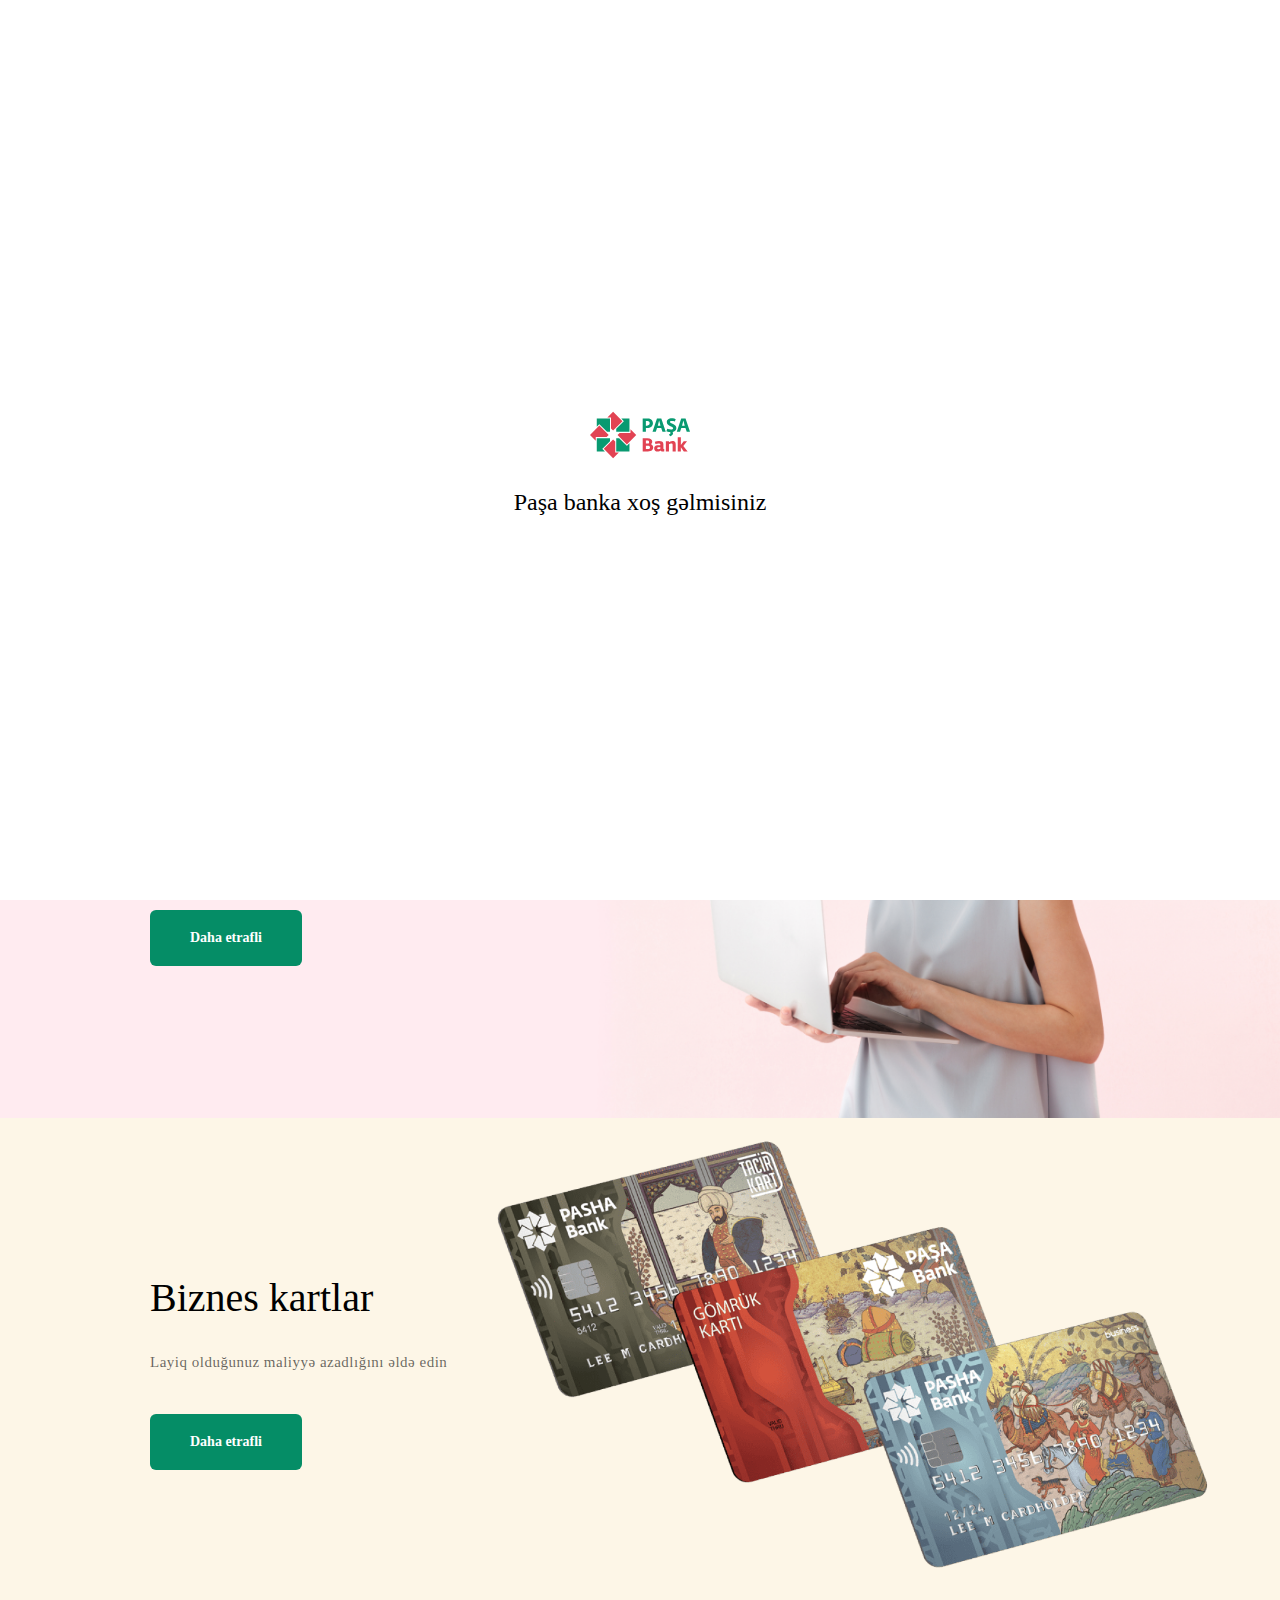
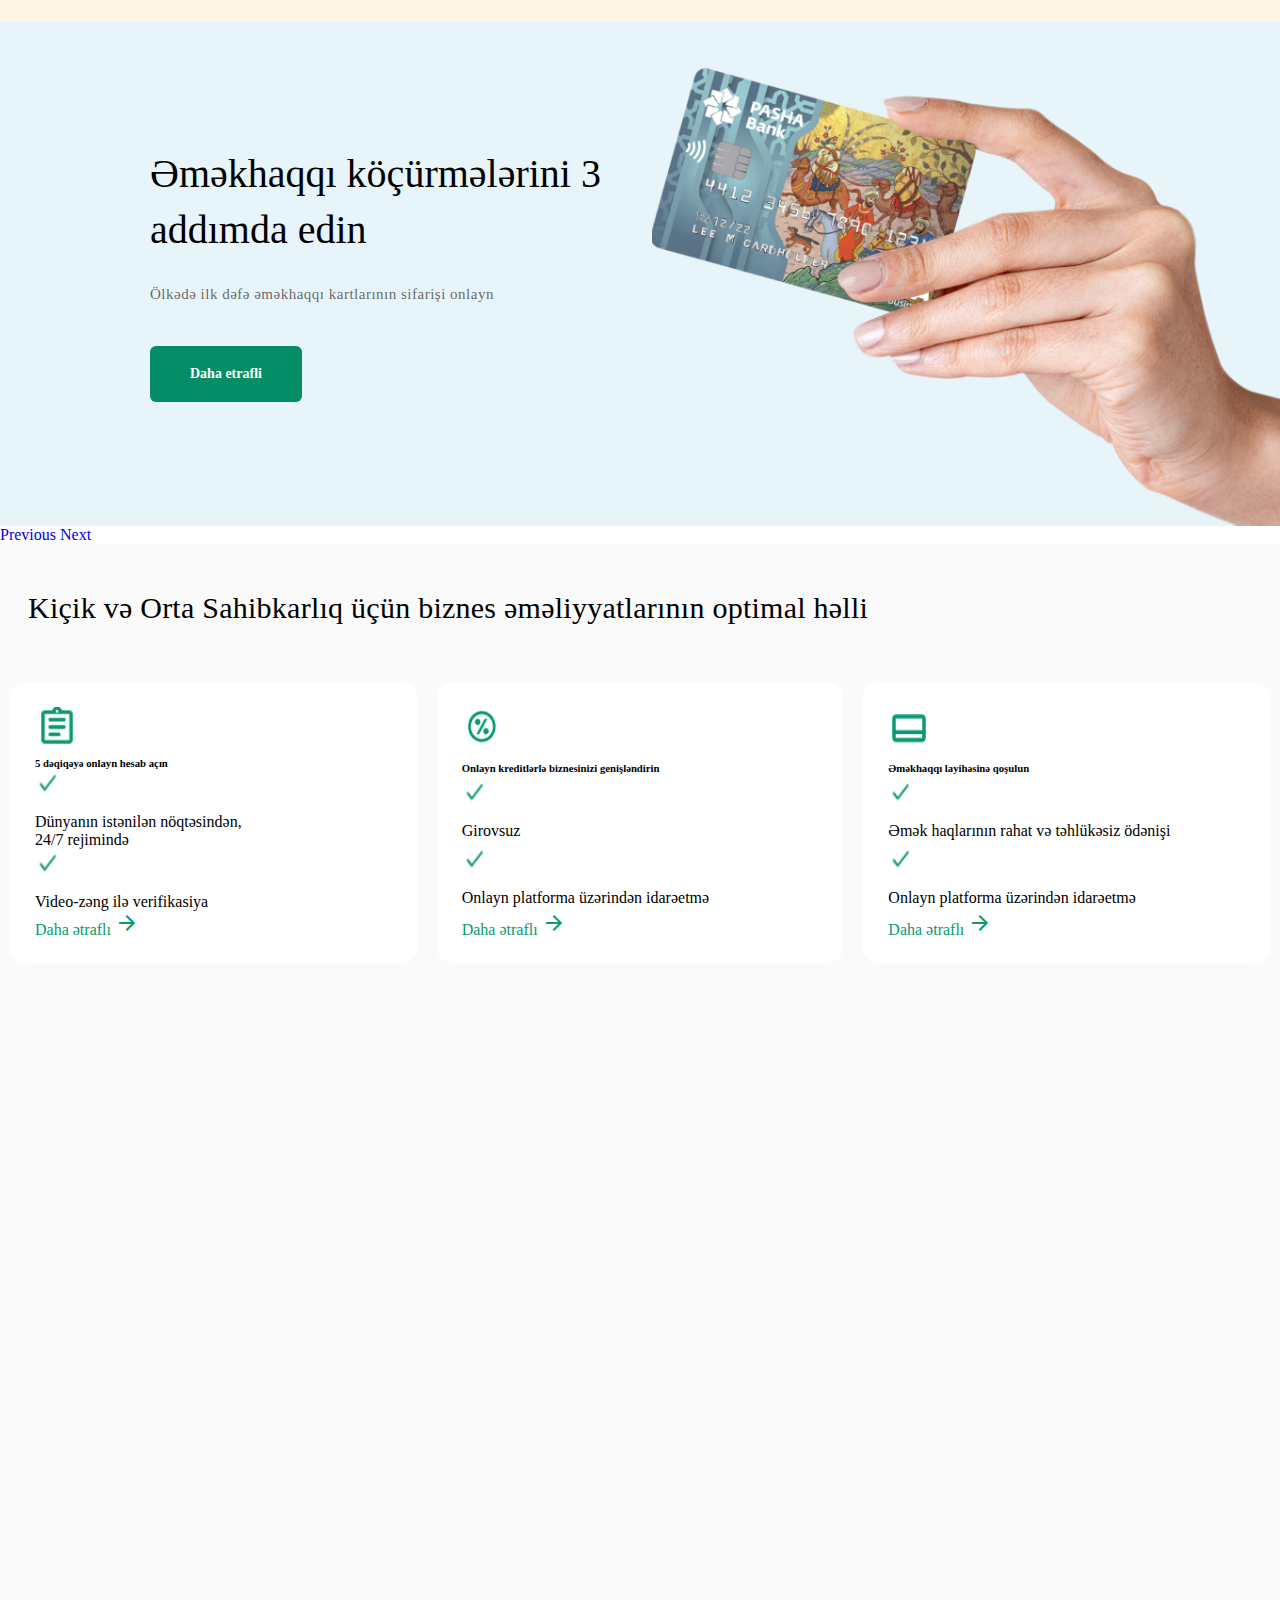
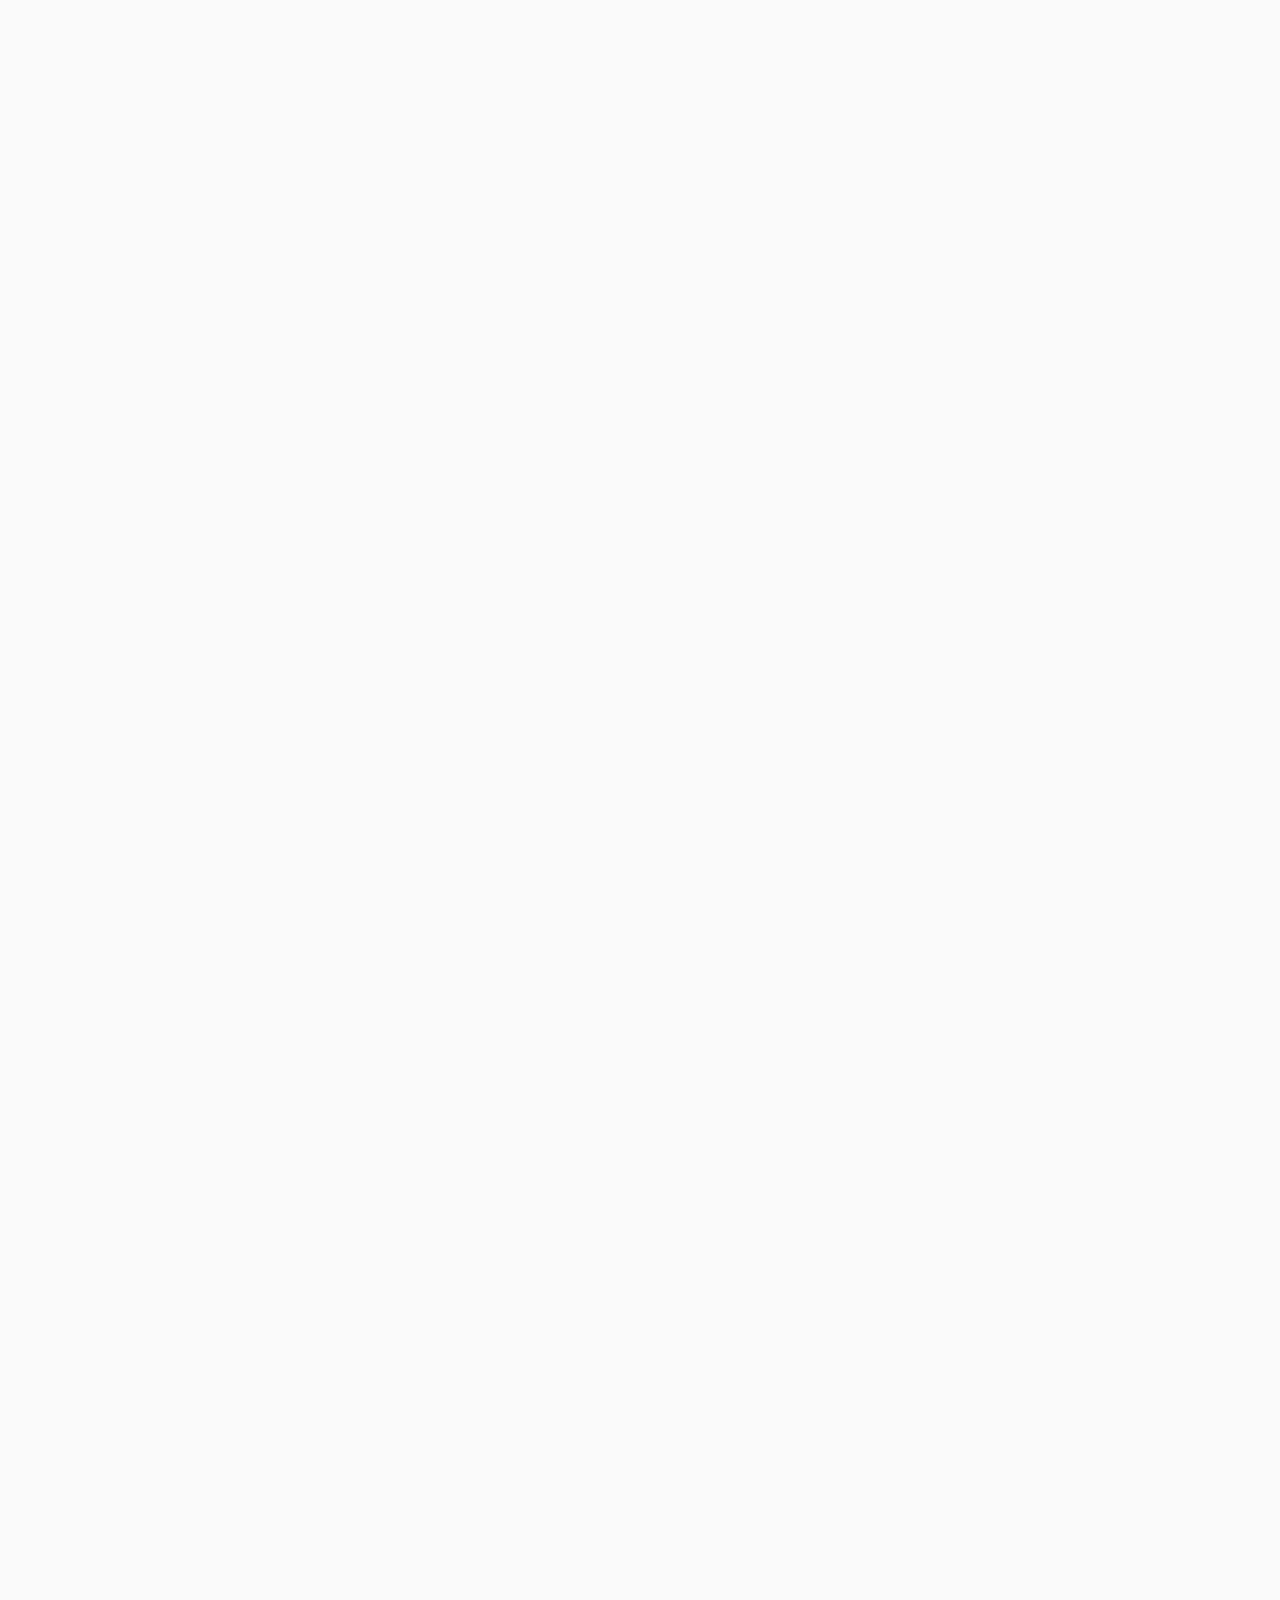
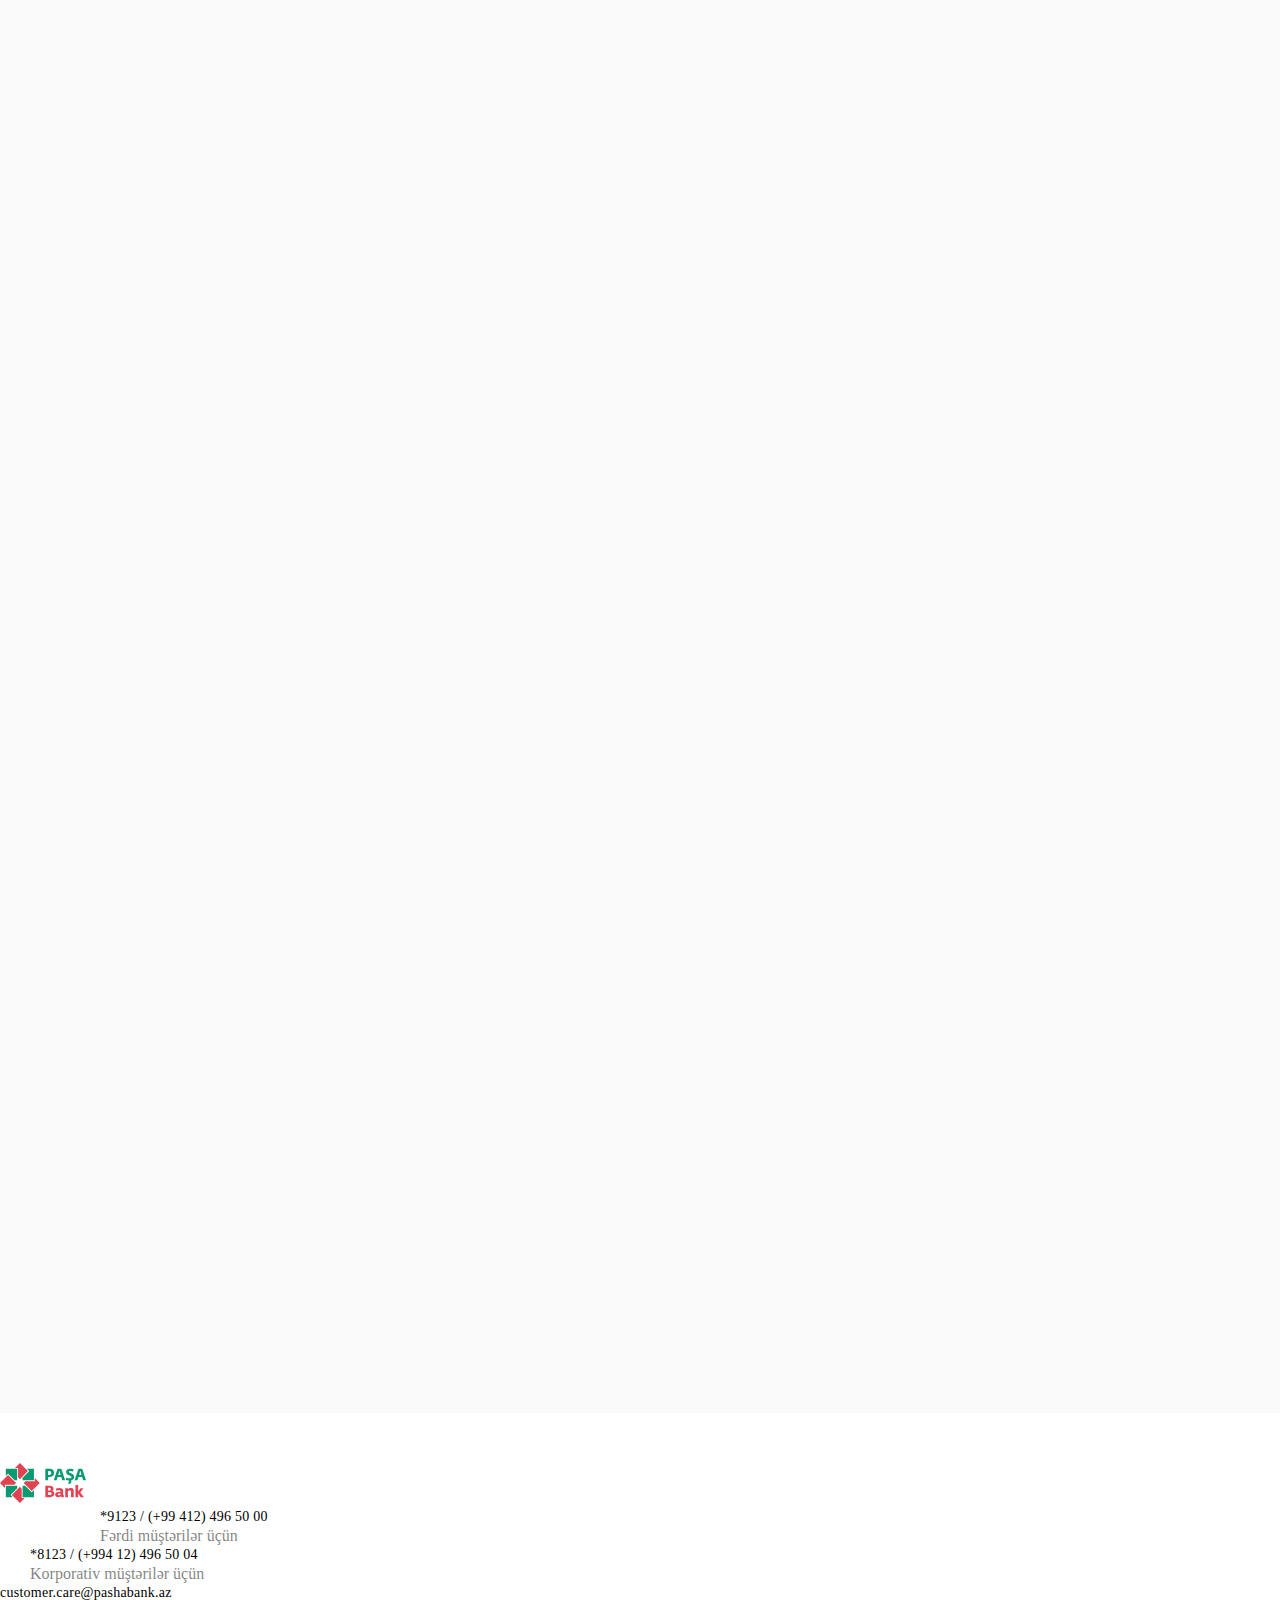
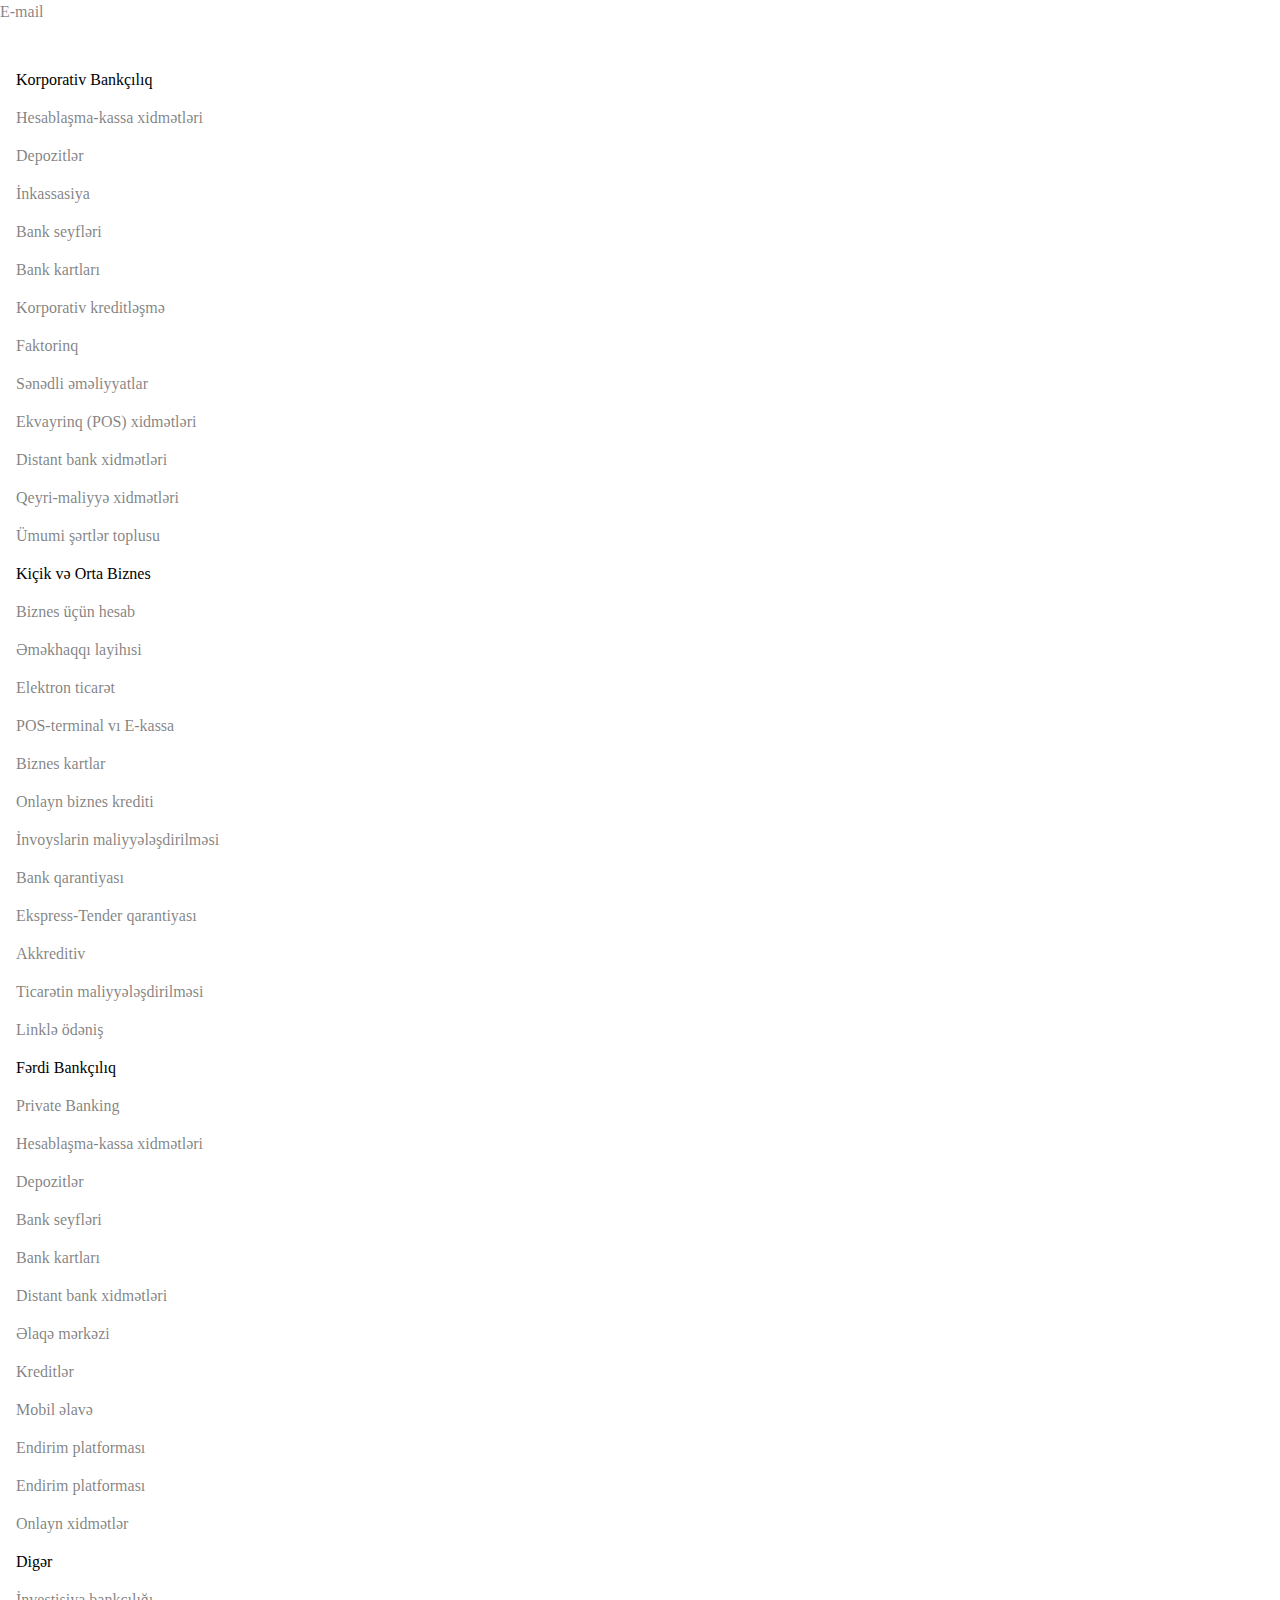
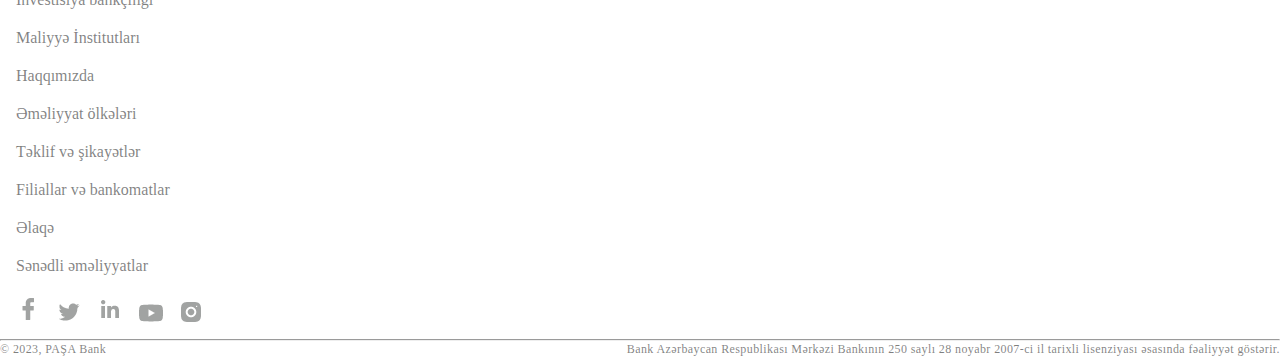
<file: index.html>
<!DOCTYPE html>
<html lang="en">
  
    <meta charset="UTF-8" />
    <meta http-equiv="X-UA-Compatible" content="IE=edge" />
    <meta name="viewport" content="width=device-width, initial-scale=1.0" />
    <link
      rel="stylesheet"
      href="https://cdn.jsdelivr.net/npm/bootstrap@4.6.2/dist/css/bootstrap.min.css"
      integrity="sha384-xOolHFLEh07PJGoPkLv1IbcEPTNtaed2xpHsD9ESMhqIYd0nLMwNLD69Npy4HI+N"
      crossorigin="anonymous"
    />
    <script
      src="https://code.jquery.com/jquery-3.3.1.slim.min.js"
      integrity="sha384-q8i/X+965DzO0rT7abK41JStQIAqVgRVzpbzo5smXKp4YfRvH+8abtTE1Pi6jizo"
      crossorigin="anonymous"
    ></script>
    <script
      src="https://cdn.jsdelivr.net/npm/popper.js@1.14.7/dist/umd/popper.min.js"
      integrity="sha384-UO2eT0CpHqdSJQ6hJty5KVphtPhzWj9WO1clHTMGa3JDZwrnQq4sF86dIHNDz0W1"
      crossorigin="anonymous"
    ></script>
    <script
      src="https://cdn.jsdelivr.net/npm/bootstrap@4.3.1/dist/js/bootstrap.min.js"
      integrity="sha384-JjSmVgyd0p3pXB1rRibZUAYoIIy6OrQ6VrjIEaFf/nJGzIxFDsf4x0xIM+B07jRM"
      crossorigin="anonymous"
    ></script>
        
    
    <link
      rel="stylesheet"
      href="https://fonts.googleapis.com/css2?family=Material+Symbols+Outlined:opsz,wght,FILL,GRAD@20..48,100..700,0..1,-50..200"
    />
    <link rel="stylesheet" href="./assets/scss-homepage/style.css" />
    
    <script src="./Js/index.js" type="module" defer></script>

    <title>Pasha Bank</title>
  </head>
  <body>

<!-- HEADER START -->


    <header id="home-header">
      <section class="loading">
        <div class="loading-content">
          <img src="./assets/images/logo.svg" >
          <h2>Paşa banka xoş gəlmisiniz</h2>
        </div>
      </section>
      <section id="navbar">
        <div class="container-navbar">
          <div class="hamburger-nav">
            <span class="material-symbols-outlined hamburger-menu"> menu </span>
            <span class="material-symbols-outlined d-none"> close </span>
          </div>

          <div class="logo">
            <a href="./index.html">
              <img src="./assets/images/logo.svg" alt="Pasha Logo" />
            </a>
          </div>
          <div class="header-menu">
            <ul>
              <li><a href="" data-check="business" class="business">Biznes üşün xidmətlər</a>  </li>
              <li > <a href=""  class="credit">Kreditlər</a> </li>
              <li ><a href="" class="factoring"> Faktorinq</a></li>
              <li ><a href=" " class="transaction">Sənədli əməliyyatlar</a> </li>
              <li ><a href="" class="additional-operations">Əlavə xidmətlər</a>
                
              </li>
            </ul>
          </div>
          <div class="header-button">
            <button class="btn btn-nav">Daxil Ol</button>
          </div>
        </div>
        <div class="responsive-nav d-none">
          <ul>
            <li class="business-responsive">
              Biznes üşün xidmətlər
              <ul class="ul-business d-none">
                <li><a  href="https://sme.pashabank.az/tariff">Tariflər</a></li>
                <li><a href="https://gro.az/">GRO platforması</a></li>
                <li><a href="./Pages/Accounts/account.html">Biznes üçün hesab</a></li>
                <li><a href="./Pages/Salary cards/salarycards.html">Əməkhaqqi layihısi</a></li>
                <li><a href="./Pages/Payments/payment.html">Ödənişlər</a></li>
                <li><a href="./Pages/Business cards/businesscard.html">Biznes kartlar</a></li>
                <li><a href="./Pages/POS-Terminal/posterminal.html">POS terminal və E-kassa</a></li>
                <li><a href="./Pages/E-commerce/ecommerce.html">Elektron ticarət</a></li>
                <li><a href="https://sme.pashabank.az/pay-by-link">Linklə ödəniş</a></li>
              </ul>
            </li>
            <li class="credit-responsive">
              Kreditlər
              <ul class="ul-credit d-none">
                <li><a href="./Pages/Business credit/businesscredit.html">Onlayn biznes kreditləri</a></li>
                <li><a href="./Pages/Business loan/loan.html">Biznes kreditləri</a></li>
                <li><a href="https://www.pashabank.az/sme_banking/az/node/51">Gömrük kartı üzrə kredit xətti</a></li>
                <li><a href="./Pages/SIF credit/sifcredit.html">SİF Kreditləri</a></li>
              </ul>
              
            </li>
            <li class="factoring-responsive">
                Faktorinq
                <ul class="ul-factoring d-none">
                <li><a href="https://www.pashabank.az/sme_banking/az/node/29">Invoysların maliyyələşdirilməsi</a></li>
                <li><a href="https://www.pashabank.az/sme_banking/az/sme_purchase_order_finance">Alış sifarişi əsasında maliyyələşmə</a></li>
                <li><a href="./Pages/POS-Terminal/posterminal.html">Təchizat zəncirinin maliyyələşdirilməsi</a></li>
                </ul>
            </li>
            <li class="transaction-responsive">
                Sənədli əməliyyatlar
                 <ul class="ul-transaction d-none">
                <li><a href="./Pages/Accounts/account.html">Ekspress-Tender qarantiyası</a></li>
                <li><a href="https://www.pashabank.az/sme_banking/az/node/38">Ticarətin maliyyələşdirilməsi</a></li>
                <li><a href="./Pages/Guarantees/guarantees.html">Bank qarantiyası</a></li>
                <li><a href="https://www.pashabank.az/sme_banking/az/node/36">Akkreditiv</a></li>
                <li><a href="https://www.pashabank.az/sme_banking/az/node/37">İnkasso</a></li>
                 </ul>
            </li>
            <li class="additional-responsive">
                 Əlavə xidmətlər
             <ul class="ul-additional d-none">
                <li><a href="https://www.pashabank.az/sme_banking/az/node/12">Inkassasiya</a></li>
                <li><a href="https://www.pashabank.az/sme_banking/az/node/14">Depozitlər</a></li>
                <li><a href="https://www.pashabank.az/sme_banking/az/node/14">Bank seyfləri</a></li>
                <li><a href="https://www.pashabank.az/sme_banking/az/node/14">Bulud CRM</a></li>
                <li><a href="https://www.pashabank.az/sme_banking/az/node/14">ÇatBot</a></li>
                <li><a href="https://www.pashabank.az/sme_banking/az/node/14">Elektron-ticarət üçün mobil tətbiq</a></li>
                <li><a href="https://www.pashabank.az/sme_banking/az/node/14">Umico MasterPass</a></li>
                <li><a href="https://www.pashabank.az/sme_banking/az/node/14">PAŞA Biznes</a></li>
             </ul>
            </li>
          </ul>
        </div>
        <div class="header-info d-none">
          <div class="container">
            <div class="forbusiness d-none">
              <ul>
                <li><a data-check="business" href="https://sme.pashabank.az/tariff">Tariflər</a></li>
                <li><a data-check="business" href="https://gro.az/">GRO platforması</a></li>
                <li><a data-check="business" href="./Pages/Accounts/account.html">Biznes üçün hesab</a></li>
                <li><a data-check="business" href="./Pages/Salary cards/salarycards.html">Əməkhaqqi layihısi</a></li>
                <li><a data-check="business" href="./Pages/Payments/payment.html">Ödənişlər</a></li>
              </ul>
              <ul>
                <li><a data-check="business" href="./Pages/Business cards/businesscard.html">Biznes kartlar</a></li>
                <li><a data-check="business" href="./Pages/POS-Terminal/posterminal.html">POS terminal və E-kassa</a></li>
                <li><a data-check="business" href="./Pages/E-commerce/ecommerce.html">Elektron ticarət</a></li>
                <li><a data-check="business" href="https://sme.pashabank.az/pay-by-link">Linklə ödəniş</a></li>
              </ul>
            </div>
            <div class="forcredit d-none">
              <ul>
                <li><a data-check="credit" href="./Pages/Business credit/businesscredit.html">Onlayn biznes kreditləri</a></li>
                <li><a data-check="credit" href="./Pages/Business loan/loan.html">Biznes kreditləri</a></li>
                <li><a data-check="credit" href="https://www.pashabank.az/sme_banking/az/node/51">Gömrük kartı üzrə kredit xətti</a></li>
                <li><a data-check="credit" href="./Pages/SIF credit/sifcredit.html">SİF Kreditləri</a></li>
              </ul>
            </div>
            <div class="forfactoring d-none">
              <ul>
                <li><a data-check="factoring" href="https://www.pashabank.az/sme_banking/az/node/29">Invoysların maliyyələşdirilməsi</a></li>
                <li><a data-check="factoring" href="https://www.pashabank.az/sme_banking/az/sme_purchase_order_finance">Alış sifarişi əsasında maliyyələşmə</a></li>
                <li><a data-check="factoring" href="./Pages/POS-Terminal/posterminal.html">Təchizat zəncirinin maliyyələşdirilməsi</a></li>
              </ul>
            </div>
            <div class="fortransaction d-none">
              <ul>
                <li><a data-check="transaction" href="./Pages/Accounts/account.html">Ekspress-Tender qarantiyası</a></li>
                <li><a data-check="transaction" href="https://www.pashabank.az/sme_banking/az/node/38">Ticarətin maliyyələşdirilməsi</a></li>
                <li><a data-check="transaction" href="./Pages/Guarantees/guarantees.html">Bank qarantiyası</a></li>
                <li><a data-check="transaction" href="https://www.pashabank.az/sme_banking/az/node/36">Akkreditiv</a></li>
                <li><a data-check="transaction" href="https://www.pashabank.az/sme_banking/az/node/36">İnkasso</a></li>
              </ul>
            </div>
            <div class="foradditional-operations d-none">
              <ul>
                <li><a data-check="operations" href="https://www.pashabank.az/sme_banking/az/node/12">Inkassasiya</a></li>
                <li><a data-check="operations" href="https://www.pashabank.az/sme_banking/az/node/14">Depozitlər</a></li>
                <li><a data-check="operations"  href="https://www.pashabank.az/sme_banking/az/node/14">Bank seyfləri</a></li>
                <li><a data-check="operations" href="https://www.pashabank.az/sme_banking/az/node/14">Bulud CRM</a></li>
              </ul>
              <ul>
                <li><a data-check="operations" href="https://www.pashabank.az/sme_banking/az/node/14">ÇatBot</a></li>
                <li><a data-check="operations" href="https://www.pashabank.az/sme_banking/az/node/14">Elektron-ticarət üçün mobil tətbiq</a></li>
                <li><a data-check="operations" href="https://www.pashabank.az/sme_banking/az/node/14">Umico MasterPass</a></li>
                <li><a data-check="operations" href="https://www.pashabank.az/sme_banking/az/node/14">PAŞA Biznes</a></li>
              </ul>
            </div>
          </div>
        </div>
      </section>
    </header>
    <!-- HEADER END -->
    <main >

      <!-- SLIDER START -->
      <section id="slider">
        <div
          id="carouselExampleIndicators"
          class="carousel slide"
          data-ride="carousel"
          data-interval="3000"
        >
          <ol class="carousel-indicators">
            <li
              data-target="#carouselExampleIndicators"
              data-slide-to="0"
              class="active"
            ></li>
            <li data-target="#carouselExampleIndicators" data-slide-to="1"></li>
            <li data-target="#carouselExampleIndicators" data-slide-to="2"></li>
            <li data-target="#carouselExampleIndicators" data-slide-to="3"></li>
          </ol>
          <div class="carousel-inner">
            <div class="carousel-item active">
              <!-- <img class="d-block w-100" src="..." alt="First slide"> -->
              <div class="d-block w-100 slide-1 ">
                <div class="slide-1-info ">
                  <h2>Girovsuz biznes krediti</h2>
                  <p>
                    12%-dən başlayan biznes krediti girovsuz və onlayn əldə
                    edin!
                  </p>
                  <a href="./Pages/Online biznes krediti/onlinebussinescredit.html" class="btn btn-success">Daha etrafli</a>
                </div>
              </div>
            </div>
            <div class="carousel-item">
              <!-- <img class="d-block w-100" src="..." alt="Second slide"> -->
              <div class="d-block w-100 slide-2">
                <div class="slide-2-info">
                  <h2>PAŞA Bankın müştərisi olun</h2>
                  <p>Banka gəlmədən, vaxt itirmədən hesab açın</p>
                  <a href="./Pages/Accounts/account.html" class="btn btn-success">Daha etrafli</a>
                </div>
              </div>
            </div>
            <div class="carousel-item">
              <!-- <img class="d-block w-100" src="..." alt="Third slide"> -->
              <div class="d-block w-100 slide-3">
                <div class="slide-3-info">
                  <h2>Biznes kartlar</h2>
                  <p>Layiq olduğunuz maliyyə azadlığını əldə edin</p>
                  <a href="./Pages/Business cards/businesscard.html" class="btn btn-success">Daha etrafli</a>
                </div>
              </div>
            </div>
            <div class="carousel-item">
              <div class="d-block w-100 slide-4">
                <div class="slide-4-info">
                  <h2>Əməkhaqqı köçürmələrini 3 addımda edin</h2>
                  <p>Ölkədə ilk dəfə əməkhaqqı kartlarının sifarişi onlayn</p>
                  <a href="./Pages/Salary cards/salarycards.html" class="btn btn-success">Daha etrafli</a>
                </div>
              </div>
            </div>
          </div>
          <a
            class="carousel-control-prev"
            href="#carouselExampleIndicators"
            role="button"
            data-slide="prev"
          >
            <span class="carousel-control-prev-icon" aria-hidden="true"></span>
            <span class="sr-only">Previous</span>
          </a>
          <a
            class="carousel-control-next"
            href="#carouselExampleIndicators"
            role="button"
            data-slide="next"
          >
            <span class="carousel-control-next-icon" aria-hidden="true"></span>
            <span class="sr-only">Next</span>
          </a>
        </div>
      </section>
      <!-- SLIDER END -->
      <!-- BENEFITS START -->
      <section id="benefits" >
        <div class="container">
            <h1>Kiçik və Orta Sahibkarlıq üçün biznes əməliyyatlarının optimal həlli</h1>
           
        
        <div class="scrollable ">
            <div class="benefits-item ">
          <img src="./assets/images/benefits-icon1.PNG" >
          <h6>5 dəqiqəyə onlayn hesab açın</h6>
          <div class="benefits-flex-div d-flex">
            <img src="./assets/images/benefits-icon-success.PNG">
         <p>Dünyanın istənilən nöqtəsindən, <br> 24/7 rejimində</p>
        </div>
        <div class="benefits-flex-div d-flex">
            <img src="./assets/images/benefits-icon-success.PNG">
         <p>Video-zəng ilə verifikasiya</p>
        </div>
        <a class="d-flex" href="./Pages/Accounts/account.html">Daha ətraflı <span class="material-symbols-outlined">
            arrow_forward
            </span></a>
            </div>
            <div class="benefits-item">
                <img src="./assets/images/benefits-icon2.PNG" >
                <h6>Onlayn kreditlərlə biznesinizi genişləndirin</h6>
                <div class="benefits-flex-div d-flex">
                    <img src="./assets/images/benefits-icon-success.PNG">
                 <p>Girovsuz</p>
                </div>
                <div class="benefits-flex-div d-flex">
                    <img src="./assets/images/benefits-icon-success.PNG">
                 <p>Onlayn platforma üzərindən idarəetmə</p>
                </div>
                <a class="d-flex" href="./Pages/Business credit/businesscredit.html">Daha ətraflı <span class="material-symbols-outlined">
                    arrow_forward
                    </span></a>
            </div>
            <div class="benefits-item">
                <img src="./assets/images/benefits-icon3.PNG" >
                <h6>Əməkhaqqı layihəsinə qoşulun</h6>
                <div class="benefits-flex-div d-flex">
                    <img src="./assets/images/benefits-icon-success.PNG">
                 <p>Əmək haqlarının rahat və təhlükəsiz ödənişi</p>
                </div>
                <div class="benefits-flex-div d-flex">
                    <img src="./assets/images/benefits-icon-success.PNG">
                 <p>Onlayn platforma üzərindən idarəetmə</p>
                </div>
                <a class="d-flex" href="./Pages/Salary cards/salarycards.html">Daha ətraflı <span class="material-symbols-outlined">
                    arrow_forward
                    </span></a>
                
                
            </div>
        </div>
        
    </div>
      </section>
      <!-- BENEFITS END -->
      <!-- PRODUCTS START -->
      <section id="products">
<div class="container">
<h2>
    Biznesinizi inkişaf etdirməyə kömək <br> edəcək məhsullar
</h2>
<div class="products-parent">
<a href="./Pages/POS-Terminal/posterminal.html">
    <div class="product-pos d-flex flex-column justify-content-around">
<h5>
    POS–terminal və <br> E–kassa
</h5>
<p>
    Satış və xidmət müəssisələrinin sahibləri üçün pulsuz POS-terminalların onlayn sifarişi 
</p>
<a class="d-flex" href="./Pages/POS-Terminal/posterminal.html">Daha ətraflı <span class="material-symbols-outlined">
    arrow_forward
    </span></a>
    </div>
</a>

<a href="./Pages/Business cards/businesscard.html">
  <div class="product-credit d-flex flex-column justify-content-around">
    
        <h5>
           
            Biznes kartlar
                        
        </h5>
        <p>
            Ezamiyyə, nümayəndəlik və digər biznes xərclərinin idarə edilməsi üçün kartların onlayn sifarişi       
        </p>
        <a class="d-flex" href="./Pages/Business cards/businesscard.html">Daha ətraflı <span class="material-symbols-outlined">
            arrow_forward
            </span></a>
</div></a>
<a href="https://www.pashabank.az/sme_banking/az/node/29">
  <div class="product-finance d-flex flex-column justify-content-around">
    <h5>
        
        İnvoysların maliyyələşdirilməsi
                        
    </h5>
    <p>
       
        Mal və ya xidmətlərin təchizatının rahat maliyyələşdirilməsi
                        
    </p>
    <a class="d-flex" href="https://www.pashabank.az/sme_banking/az/node/29">Daha ətraflı <span class="material-symbols-outlined">
        arrow_forward
        </span></a>
</div></a>
<a href="./Pages/E-commerce/ecommerce.html">
  <div class="product-commerce d-flex flex-column justify-content-around">
    <h5>
        
        
        E-ticarət
                                        
    </h5>
    <p>
       
        Onlayn ticarət ilə məşğul olanlar üçün ödənişlərin internet üzərindən qəbulu            
                        
    </p>
    <a class="d-flex" href="./Pages/E-commerce/ecommerce.html">Daha ətraflı <span class="material-symbols-outlined">
        arrow_forward
        </span></a>
</div></a>
<a href="./Pages/Guarantees/guarantees.html">
  <div class="product-banking d-flex flex-column justify-content-around">
    <h5>
        
        
        Bank qarantiyası
                        
                        
    </h5>
    <p>
       
       
       
        Qarantiyaların girov və nağd vəsait təminatı olmadan əldə olunması
                        
                        
                        
    </p>
    <a class="d-flex" href="#">Daha ətraflı <span class="material-symbols-outlined">
        arrow_forward
        </span></a>
</div></a>




</div>
</div>
      </section>
      <!-- PRODUCTS END  -->
      <!-- FEATURES START -->
      <section id="features">
        <div class="container">
            <div class="row">
                <h2>Sizinlə bərabər Sizin üçün innovativ həlləri yaradırıq</h2>
                <div class="features-item">
                    <h5>Məsafədən istifadə</h5>
                    <p>
                        Xüsusilə pandemiya dövründə aktual olan həll - məhsul və xidmətlərin banka gəlmədən sifarişi və istifadəsi 
                    </p>
                </div>
                <div class="features-item">
                    <h5>Rahat platforma</h5>
                    <p>
                       
                        Onlayn Bank ilə məhsul və xidmətlərin vahid platformadan 24/7 rejimində idarə edilməsi
                            
                    </p>
                </div>
                <div class="features-item">
                    <h5>Təhlükəsizlik</h5>
                    <p>
                        
                        Məlumatların və həyata keçirilən əməliyyatların təhlükəsizliyini təmin edən sistem
                             
                    </p>
                </div>
                
            </div>
        </div>
      </section>
      <!-- FEATURES END -->
      <!-- BUNDLES START -->
      <section id="bundles">
        <div class="container">
            <div class="row">
              <div class="bundles-text">
                 <h2> Ehtiyaclarınıza uyğun tarif paketi seçin və biznesinizi inkişaf etdirin.</h2>
                </div>
               
                <div class="bundles-items">
                <div class="bundles-item">
                <h5>Dəstək</h5>
                <img class="support-bundle" src="./assets/images/support.svg" alt="Support">
                <div class="bundles-price">
                  <h3>0</h3>
                  <img  class="azn-icon" src="./assets/images/azn.svg" alt="AZN">
                  <p class="bundles-month"> 
                    /aylıq
                </p>
                </div>
                <p class="bundle-business">Biznesə yeni başlayırsınız?</p>
                <ul>
                  <li>
                    Hesab açma:<span class="color-green-500">Pulsuz</span> </li>
                  <li>
                    Ölkədaxili AZN ödənişlər:<span class="color-green-500">0.18%</span> </li>
                  </li>
                  <li>
                    Ölkədaxili təcili AZN ödənişlər:<span class="color-green-500">0.21%</span> </li>
                  </li>
                  <li>
                    Beynəlxalq ödənişlər:<span class="color-green-500"> 0.35%</span> </li>
                  </li>
                </ul>
              <div class="bundles-buttons">
                <button id="btn-support-bundles" class="btn">
                  Daha ətraflı
              </button>
              <a href="https://pashabank.digital/login#/signup" target="_blank"  class="bundles-direction btn">
                Hesab aç
            </a>
              </div>
                
                </div>
                <div class="bundles-item">
                  <h5>Yüksəl</h5>
                  <img class="support-bundle" src="./assets/images/support.svg" alt="Support">
                  <div class="bundles-price">
                    <h3>40</h3>
                    <img  class="azn-icon" src="./assets/images/azn.svg" alt="AZN">
                    <p class="bundles-month"> 
                      /aylıq
                  </p>
                  </div>
                  <p class="bundle-business">
                    Biznesinizi inkişaf etdirmək  istəyirsiniz?
                </p>
                  <ul>
                    <li>
                      Hesab açma:<span class="color-green-500">Pulsuz</span> </li>
                    <li>
                      Ölkədaxili AZN ödənişlər:<span class="color-green-500">0.12%</span> </li>
                    </li>
                    <li>
                      Ölkədaxili təcili AZN ödənişlər:<span class="color-green-500">0.15%</span> </li>
                    </li>
                    <li>
                      Beynəlxalq ödənişlər:<span class="color-green-500"> 0.28%</span> </li>
                    </li>
                  </ul>
                <div class="bundles-buttons">
                  <button id="btn-grow-bundles" class="btn">
                    Daha ətraflı
                </button>
                <a href="https://pashabank.digital/login#/signup" target="_blank"  class="bundles-direction btn">
                  Hesab aç
              </a>
                </div>
                </div>
                <div class="bundles-item">
                  <h5>Parla</h5>
                  <img class="support-bundle" src="./assets/images/support.svg" alt="Support">
                  <div class="bundles-price">
                    <h3>110</h3>
                    <img  class="azn-icon" src="./assets/images/azn.svg" alt="AZN">
                    <p class="bundles-month"> 
                      /aylıq
                  </p>
                  </div>
                  <p class="bundle-business">Biznesə yeni başlayırsınız?</p>
                  <ul>
                    <li>
                      Hesab açma:<span class="color-green-500">Pulsuz</span> </li>
                    <li>
                      Ölkədaxili AZN ödənişlər:<span class="color-green-500">0.11%</span> </li>
                    </li>
                    <li>
                      Ölkədaxili təcili AZN ödənişlər:<span class="color-green-500">0.14%</span> </li>
                    </li>
                    <li>
                      Beynəlxalq ödənişlər:<span class="color-green-500"> 0.25%</span> </li>
                    </li>
                  </ul>
                <div class="bundles-buttons">
                  <button id="btn-shine-bundles" class="btn">
                    Daha ətraflı
                </button>
                <a href="https://pashabank.digital/login#/signup" target="_blank"  class="bundles-direction btn">
                  Hesab aç
              </a>
                </div>
                </div>
            </div>
          </div>
        </div>
        
      </section>
      <!-- BUNDLES END -->
      <!-- MODAL START -->
      <section id="modal" class="d-none modal-check">
        <div class="modal-content">
          <div class="modal-header">
            <h5>"Dəstək" tarif paketi</h5>
            <button class="close-modal">
              <span class="material-symbols-outlined"> close </span>
            </button>
            
            
          </div>
          <div class="modal-body">
            <div class="table">
              <table>
                <tbody>
                <tr>
                  <td>Aylıq ödəniş</td>
                  <td><h4 class="changable-text">0 AZN</h4></td>
                </tr>

               <tr>
                <td>Hesabın açılması</td>
                <td><span class="changable-status">Pulsuz</span></td>
               </tr>
               <tr>
                <td>Korporativ / Gömrük / Tacir kartı </td>
                <td>32 AZN və ya 16 USD/EUR/GBP (Lokal 15 AZN)</td>
               </tr>
               <tr>
                <td>Nağdlaşdırma</td>
                <td>0.7%</td>
               </tr>
               <tr>
                <td>Bankdaxili köçürmə</td>
                <td> Onlayn Bankdan pulsuz</td>
               </tr>
              <tr>
                <td>Milli valyutada ölkə daxili köçürmələr (təcili icra olunma)</td>
                <td>0.21% (min. 3 AZN – maks. 300 AZN)</td>
              </tr>
              <tr>
                <td>Milli valyutada ölkə daxili köçürmələr (adi icra olunma)</td>
                <td>
                  0.18% (min. 2AZN- maks. 200 AZN)
              </td>
              </tr>
              <tr>
                <td>
                  
                  POS-terminal
                            
              </td>
                <td>2% – Yerli bankların kartları</td>
              </tr>
              <tr>
                <td>Elektron ticarət / Linklə ödəniş</td>
                <td>
                  2% – Xarici bankların kartları,
              </td>
              </tr>
              <tr>
                <td>Valyuta mübadiləsi</td>
                <td>
                  0.35%–dək (fərdi qaydada baxıla bilər)
                  </td>
              </tr>
                
                </tbody>
              </table>
              
            </div>
          </div>
          <div class="modal-footer">
            <a class="btn" href="https://pashabank.digital/login?utm_source=accounts_payments&utm_medium=sme_site&utm_campaign=bundle_reference_start#/signup" target="_blank">
Hesab aç
            </a>
          </div>
        </div>
      </section>
      <!-- MODAL END -->
      <!-- MOBILE BANKING START -->
      <section id="mobile-banking">
        <div class="container">
          <div class="mobile-text">
          <h2>PAŞA Bankın Mobil Bank  əlavəsi - 24/7 rejimində bank xidmətlərinə çıxışınız</h2>
          <p>
            Hesablara nəzarət, əlavə hesab açmaq, ödəniş və köçürmələr indi əlinizin altında olacaq.
        </p>
        </div>
        <div class="mobile-actions ">
          <div class="mobile-buttons">
            <a target="_blank" href="https://apps.apple.com/az/app/pasha-business/id1552704118">
              <img src="./assets/images/appstore.png" alt="applestore">
            </a>
            <a href="https://play.google.com/store/apps/details?id=az.pashabank.sme&hl=en_US&gl=US" target="_blank">
              <img src="./assets/images/google.png"  alt="applestore">
            </a>
          </div>
          <div class="mobile-qr">
            <a href="#">
              <img src="./assets/images/qr.svg" alt="qrcode">
            </a>
          </div>
        </div>
        </div>
      </section>
      <!-- MOBILE BANKING END -->
      <!-- EXCHANGE START -->
      <section id="exchange">
        <div class="container">
          <div class="exchange-header">
            <h4>Valyuta mübadiləsi</h4>
            <p>Yenilənib: 06.04.2023</p>
          </div>
          <div class="exchange-body">
            <div class="exchange-usd">
              <table>
                <thead>
                  <th>
                    Valyuta
                </th>
                <th>
                  Alış
              </th>
              <th>
                Satış     
              </th>
                </thead>
                <tbody>
                  <tr>
                    <td>
                      <div class="usd-logo ">
                        <img src="./assets/images/usa.svg" alt="usd logo">
                          <h5>USD</h5>
                      </div>
                      
                    </td>
                    <td>
                      <h5>1.6970</h5>
                    </td>
                    <td>
                      <h5>
                        1.7020
                      </h5>
                    </td>
                  </tr>
                  <tr>
                    <td>
                      <div class="eu-logo">
                        <img src="./assets/images/eu.svg" alt="eu logo">
                        <h5>EUR</h5>
                      </div>
                    </td>
                    <td>
                      <h5>1.8290</h5>
                    </td>
                    <td>
                      <h5>1.8810</h5>
                    </td>
                  </tr>
                </tbody>
              </table>
            </div>
            <div class="exchange-rubl">
              <table>
                <thead>
                  <th>
                    Valyuta
                </th>
                <th>
                  Alış
              </th>
              <th>
                Satış     
              </th>
                </thead>
                <tbody>
                  <tr>
                    <td>
                      <div class="ru-logo ">
                        <img src="./assets/images/ru.svg" alt="rus logo">
                          <h5>RUB</h5>
                      </div>
                      
                    </td>
                    <td>
                      <h5>1.6970</h5>
                    </td>
                    <td>
                      <h5>
                        1.7020
                      </h5>
                    </td>
                  </tr>
                  <tr>
                    <td>
                      <div class="gb-logo">
                        <img src="./assets/images/gb.svg" alt="GBP logo">
                        <h5>GBP</h5>
                      </div>
                    </td>
                    <td>
                      <h5>1.8290</h5>
                    </td>
                    <td>
                      <h5>1.8810</h5>
                    </td>
                  </tr>
                </tbody>
              </table>
            </div>
           
          </div>
          <div class="exchange-footer">
            <a target="_blank" href="https://www.pashabank.az/exchange_valyuta_azn_currency_rate/lang,az/" class="d-flex">
              <span>Bütün məzənnələr</span>
              <span class="material-symbols-outlined"> arrow_forward </span>
            </a>
          </div>
          
        </div>
      </section>
      <!-- EXCHANGE END -->
      <!-- INFO START -->
      <section id="info">
<div class="container">
  <div class="info-text">
    <h2>Son xəbərlər</h2>
  </div>
  <div class="info-body">
    <div class="info-item">
      <p>
        03.04.2023
    </p>
    <a href="https://www.pashabank.az/press_centre,1884/lang,az/">
      
      “PAŞA Bank” fərqli uşaqları dəstəkləməyə səsləyir
                        
    </a>
    </div>
    <div class="info-item">
      <p>
        17.04.2023
    </p>
    <a href="https://www.pashabank.az/press_centre,1884/lang,az/">
      
      
      “PAŞA Bank” “Novruz sevinci 2023” xeyriyyə aksiyasına qoşulub
                        
                        
    </a>
    </div>
    <div class="info-item">
      <p>
        04.04.2023
    </p>
    <a href="https://www.pashabank.az/press_centre,1884/lang,az/">
      
      
      “PAŞA Bank” gənclər arasında sahibkarlıq bacarıqlarının inkişaf etdirilməsini dəstəkləyir
                        
                        
    </a>
    </div>
    <div class="info-item">
      <p>
        15.04.2023
    </p>
    <a href="https://www.pashabank.az/press_centre,1884/lang,az/">
      
      
      “PAŞA Bank” növbəti ağacəkmə aksiyasına qoşulub
                        
                        
    </a>
    </div>
  </div>
<div class="info-footer">
  <a class="d-flex" href="https://www.pashabank.az/news/lang,az/">Ətraflı <span class="material-symbols-outlined">
    arrow_forward
    </span></a>
</div>
</div>
      </section>
      <!-- INFO END -->
    </main>
    <footer>
<section id="footer-contacts">
<div class="container">
  <div class="row"> <li class="footer-icons-responsive">
    <a href="https://www.facebook.com/"><img src="./assets/images/facebookicon.PNG" alt="facebook"></a>
    <a href="https://www.twitter.com/"><img src="./assets/images/twittericom.PNG" alt="twitter"></a>
    <a href="https://www.linkedin.com/"><img src="./assets/images/linkedin.PNG" alt="linkedin"></a>
    <a href="https://www.youtube.com/"><img src="./assets/images/youtube.PNG" alt="youtube"></a>
    <a href="https://www.instagram.com/"><img src="./assets/images/instagram.PNG" alt="instagram"></a>
  </li>
    <div class="footer-logo footer-contacts-item">
      <a href="#">
        <img class="logo-none-opacity" src="./assets/images/logo.svg" alt="logo">
    <img class="logo-opacity" src="./assets/images/PB-Logo_40.svg" alt="logo with opacity">
    
      </a>
      
    
  </div>
  <div class="footer-contacts-item" id="padding-1">
    <p class="footer-call">
      *9123 / (+99 412) 496 50 00
  </p>
    <p class="footer-label">
      
      Fərdi müştərilər üçün
                                
    </p>
  </div>
  <div class="footer-contacts-item " id="padding-2">
    <p class="footer-call">
      *8123 / (+994 12) 496 50 04
  </p>
    <p class="footer-label">
      
      Korporativ müştərilər üçün
                                
    </p>
  </div>
  <div class="footer-contacts-item" id="padding-3">
    <p class="footer-call">
      customer.care@pashabank.az
  </p>
    <p class="footer-label">
      
      E-mail
                                
    </p>
  </div>
  </div>
</div>
</section>
<section id="footer-navigation">
<div class="container">
  <div class="row">
    <div class="footer-nav-items ">
      <ul>
      <li>Korporativ Bankçılıq</li>
      <li><a href="https://www.pashabank.az/sme_banking/az/node/14">
        Hesablaşma-kassa xidmətləri
    </a></li>
      
      <li><a href="https://www.pashabank.az/sme_banking/az/node/14">
        Depozitlər
    </a></li>
      <li><a href="https://www.pashabank.az/sme_banking/az/node/14">
        İnkassasiya
    </a></li>
      <li><a href="https://www.pashabank.az/sme_banking/az/node/14">
        Bank seyfləri
    </a></li>
      <li><a href="https://www.pashabank.az/sme_banking/az/node/14">
        Bank kartları
    </a></li>
      <li><a href="https://www.pashabank.az/sme_banking/az/node/14">
        
        Korporativ kreditləşmə
                            
      </a></li>
      <li><a href="https://www.pashabank.az/sme_banking/az/node/14">
        Faktorinq 
    </a></li>
      <li><a href="https://www.pashabank.az/sme_banking/az/node/14">
        
        Sənədli əməliyyatlar
                            
      </a></li>
      <li><a href="https://www.pashabank.az/sme_banking/az/node/14">
        Ekvayrinq (POS) xidmətləri
    </a></li>
      <li><a href="https://www.pashabank.az/sme_banking/az/node/14"> 
        Distant bank xidmətləri
    </a></li>
      <li><a href="https://www.pashabank.az/sme_banking/az/node/14">
        Qeyri-maliyyə xidmətləri
    </a></li>
    <li><a href="https://www.pashabank.az/sme_banking/az/node/14">
      
      Ümumi şərtlər toplusu 
                            
    </a></li>
    </ul>
    </div>
    <div  class="footer-nav-items">
      <ul>
        <li>Kiçik və Orta Biznes</li>
        <li><a href="./Pages/Accounts/account.html">
          Biznes üçün hesab
      </a></li>
        
        <li><a href="https://www.pashabank.az/sme_banking/az/node/14">
          Əməkhaqqı layihısi
      </a></li>
        <li><a href="./Pages/E-commerce/ecommerce.html">
          Elektron ticarət
      </a></li>
        <li><a href="./Pages/POS-Terminal/posterminal.html">
          POS-terminal vı E-kassa
      </a></li>
        <li><a href="">
          Biznes kartlar
      </a></li>
        <li><a href="./Pages/Business credit/businesscredit.html">
          
          Onlayn biznes krediti
                              
        </a></li>
        <li><a href="https://www.pashabank.az/sme_banking/az/node/14">
         İnvoyslarin maliyyələşdirilməsi
      </a></li>
        <li><a href="./Pages/Guarantees/guarantees.html">
          
          Bank qarantiyası
                              
        </a></li>
        <li><a href="./Pages/Accounts/account.html">
          Ekspress-Tender qarantiyası
      </a></li>
        <li><a href="https://www.pashabank.az/sme_banking/az/node/36"> 
          Akkreditiv
      </a></li>
        <li><a href="https://www.pashabank.az/sme_banking/az/node/38">
          Ticarətin maliyyələşdirilməsi
      </a></li>
      <li><a href="https://www.pashabank.az/sme_banking/az/node/14">
        
        Linklə ödəniş
                              
      </a></li>
      </ul>
    </div>
    <div  class="footer-nav-items">
      <ul>
        <li>Fərdi Bankçılıq</li>
        <li><a href="https://www.pashabank.az/sme_banking/az/node/14">
          Private Banking
      </a></li>
        
        <li><a href="https://www.pashabank.az/sme_banking/az/node/14">
          Hesablaşma-kassa xidmətləri
      </a></li>
        <li><a href="https://www.pashabank.az/sme_banking/az/node/14">
          Depozitlər
      </a></li>
        <li><a href="https://www.pashabank.az/sme_banking/az/node/14">
          Bank seyfləri
      </a></li>
        <li><a href="./Pages/Business cards/businesscard.html">
          Bank kartları
      </a></li>
        <li><a href="https://www.pashabank.az/sme_banking/az/node/14">
          
        Distant bank xidmətləri
                              
        </a></li>
        <li><a href="https://www.pashabank.az/sme_banking/az/node/14">
        Əlaqə mərkəzi
      </a></li>
        <li><a href="./Pages/Business credit/businesscredit.html">
          
          Kreditlər
                              
        </a></li>
        <li><a href="https://www.pashabank.az/sme_banking/az/node/14">
          Mobil əlavə
      </a></li>
        <li><a href="https://www.pashabank.az/sme_banking/az/node/14"> 
          Endirim platforması
      </a></li>
        <li><a href="https://www.pashabank.az/sme_banking/az/node/14">
          Endirim platforması
      </a></li>
      <li><a href="https://www.pashabank.az/sme_banking/az/node/14">
        
       Onlayn xidmətlər
                              
      </a></li>
      </ul>
    </div>
    <div  class="footer-nav-items">
      <ul >
        <li> Digər</li>
        <li><a href="https://www.pashabank.az/sme_banking/az/node/14">
         İnvestisiya bankçılığı
      </a></li>
        
        <li><a href="https://www.pashabank.az/sme_banking/az/node/14">
          Maliyyə İnstitutları
      </a></li>
        <li><a href="https://www.pashabank.az/sme_banking/az/node/14">
          Haqqımızda
      </a></li>
        <li><a href="https://www.pashabank.az/sme_banking/az/node/14">
         Əməliyyat ölkələri
      </a></li>
        <li><a href="https://www.pashabank.az/sme_banking/az/node/14">
          Təklif və şikayətlər
      </a></li>
        <li><a href="https://www.pashabank.az/sme_banking/az/node/14">
          
          Filiallar və bankomatlar 
                              
        </a></li>
        <li><a href="https://www.pashabank.az/sme_banking/az/node/14">
         Əlaqə
      </a></li>
        <li><a href="https://www.pashabank.az/sme_banking/az/node/14">
          
          Sənədli əməliyyatlar
                              
        </a></li>
        <li class="d-flex footer-icons">
          <a href="https://www.facebook.com/"><img src="./assets/images/facebookicon.PNG" alt="facebook"></a>
          <a href="https://www.twitter.com/"><img src="./assets/images/twittericom.PNG" alt="twitter"></a>
          <a href="https://www.linkedin.com/"><img src="./assets/images/linkedin.PNG" alt="linkedin"></a>
          <a href="https://www.youtube.com/"><img src="./assets/images/youtube.PNG" alt="youtube"></a>
          <a href="https://www.instagram.com/"><img src="./assets/images/instagram.PNG" alt="instagram"></a>
        </li>

        
      </ul>
    </div>
  </div>
</div>
</section>
<hr>
<section id="footer-copyright">
<div class="container">
 <div class="copyright-content">
  <p>
    © 2023, PAŞA Bank 
</p>
<p>
  
  Bank Azərbaycan Respublikası Mərkəzi Bankının 250 saylı 28 noyabr 2007-ci il tarixli lisenziyası əsasında fəaliyyət göstərir.
                
</p>
 </div>
</div>
</section>
    </footer>
  </body>
</html>
</file>
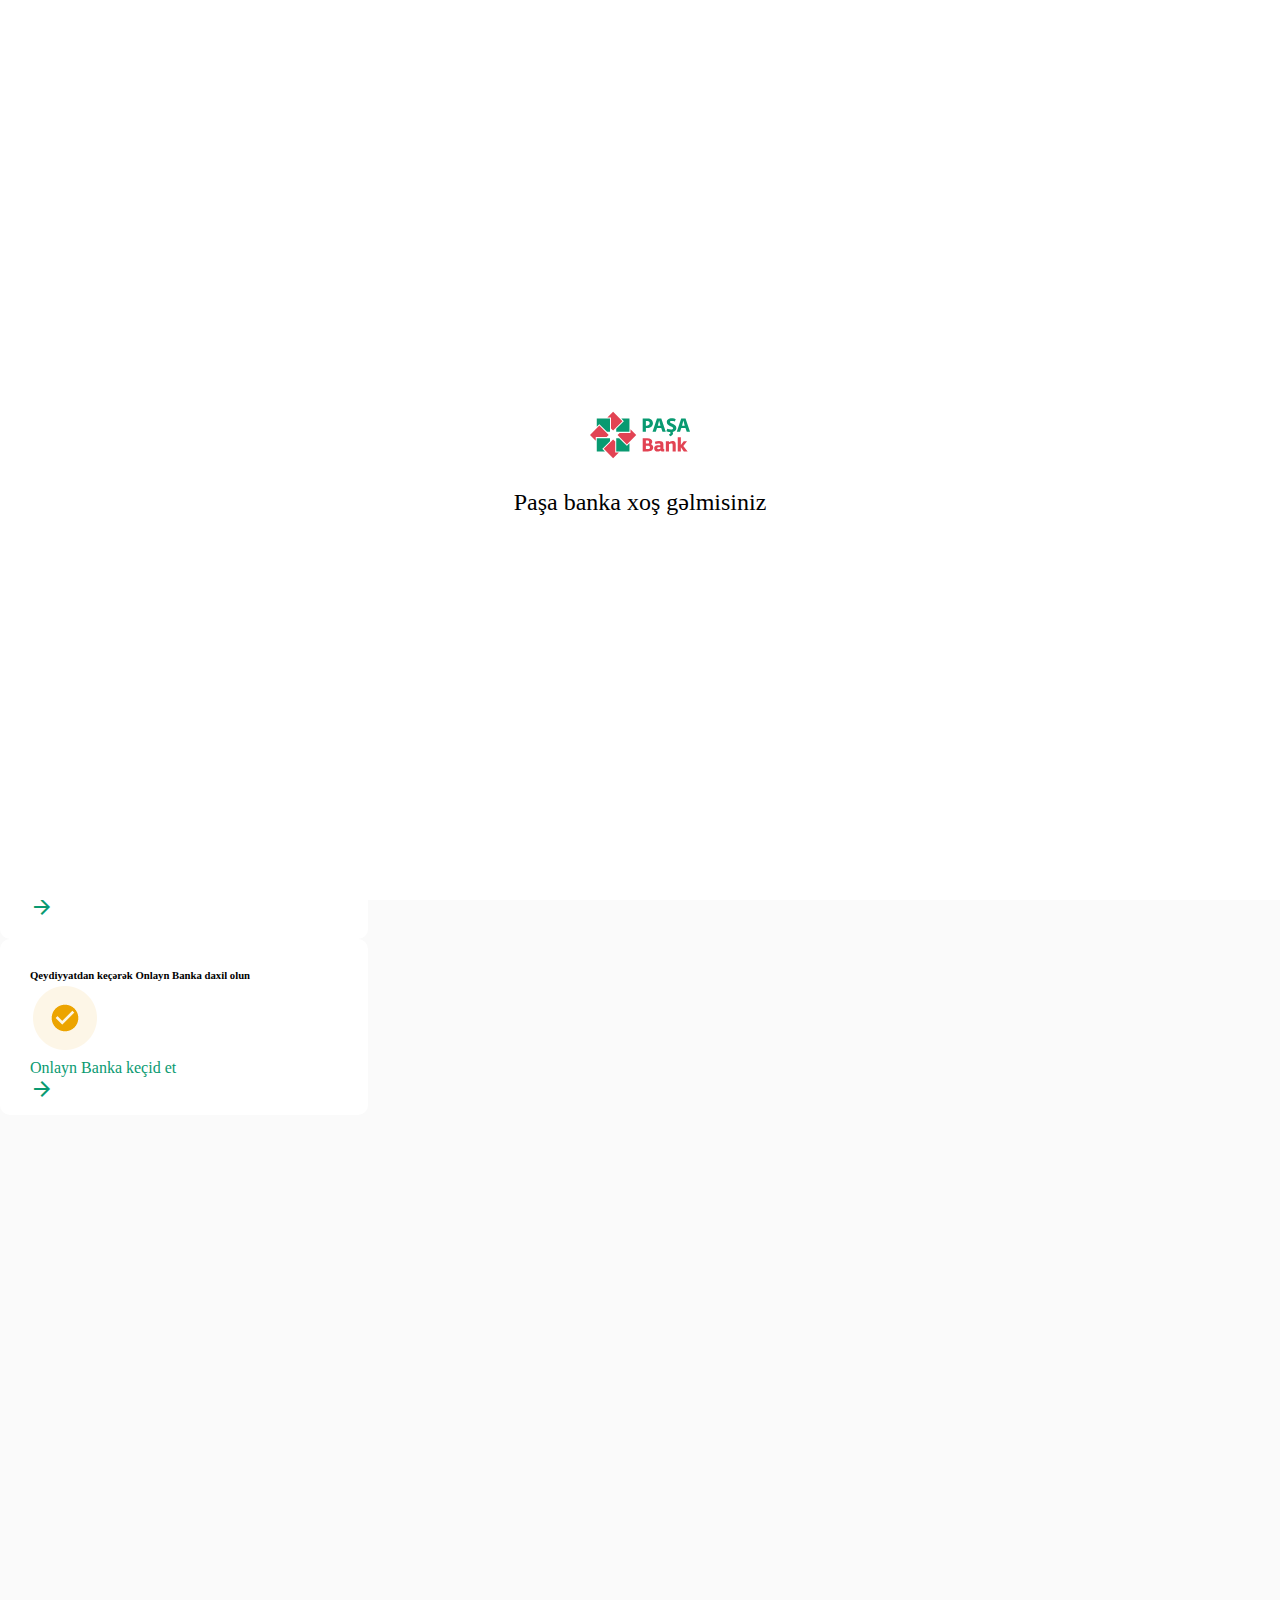
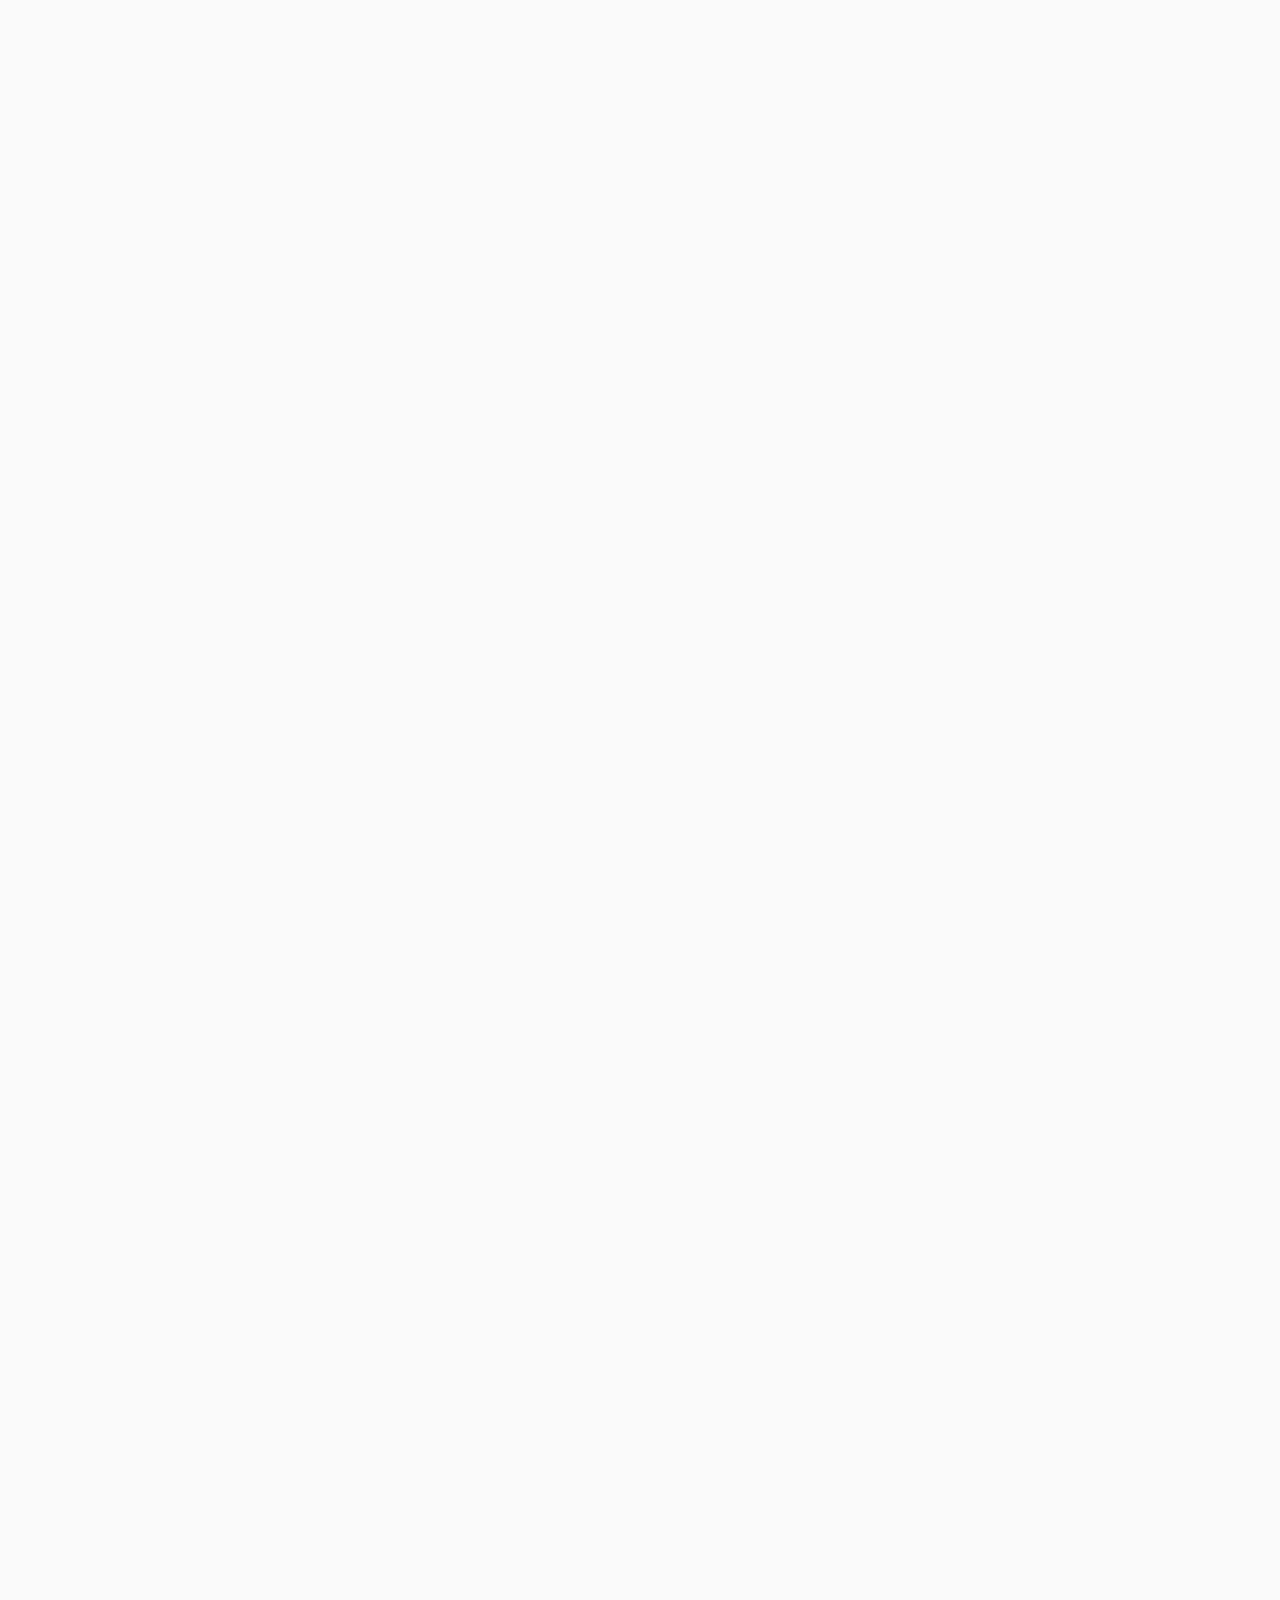
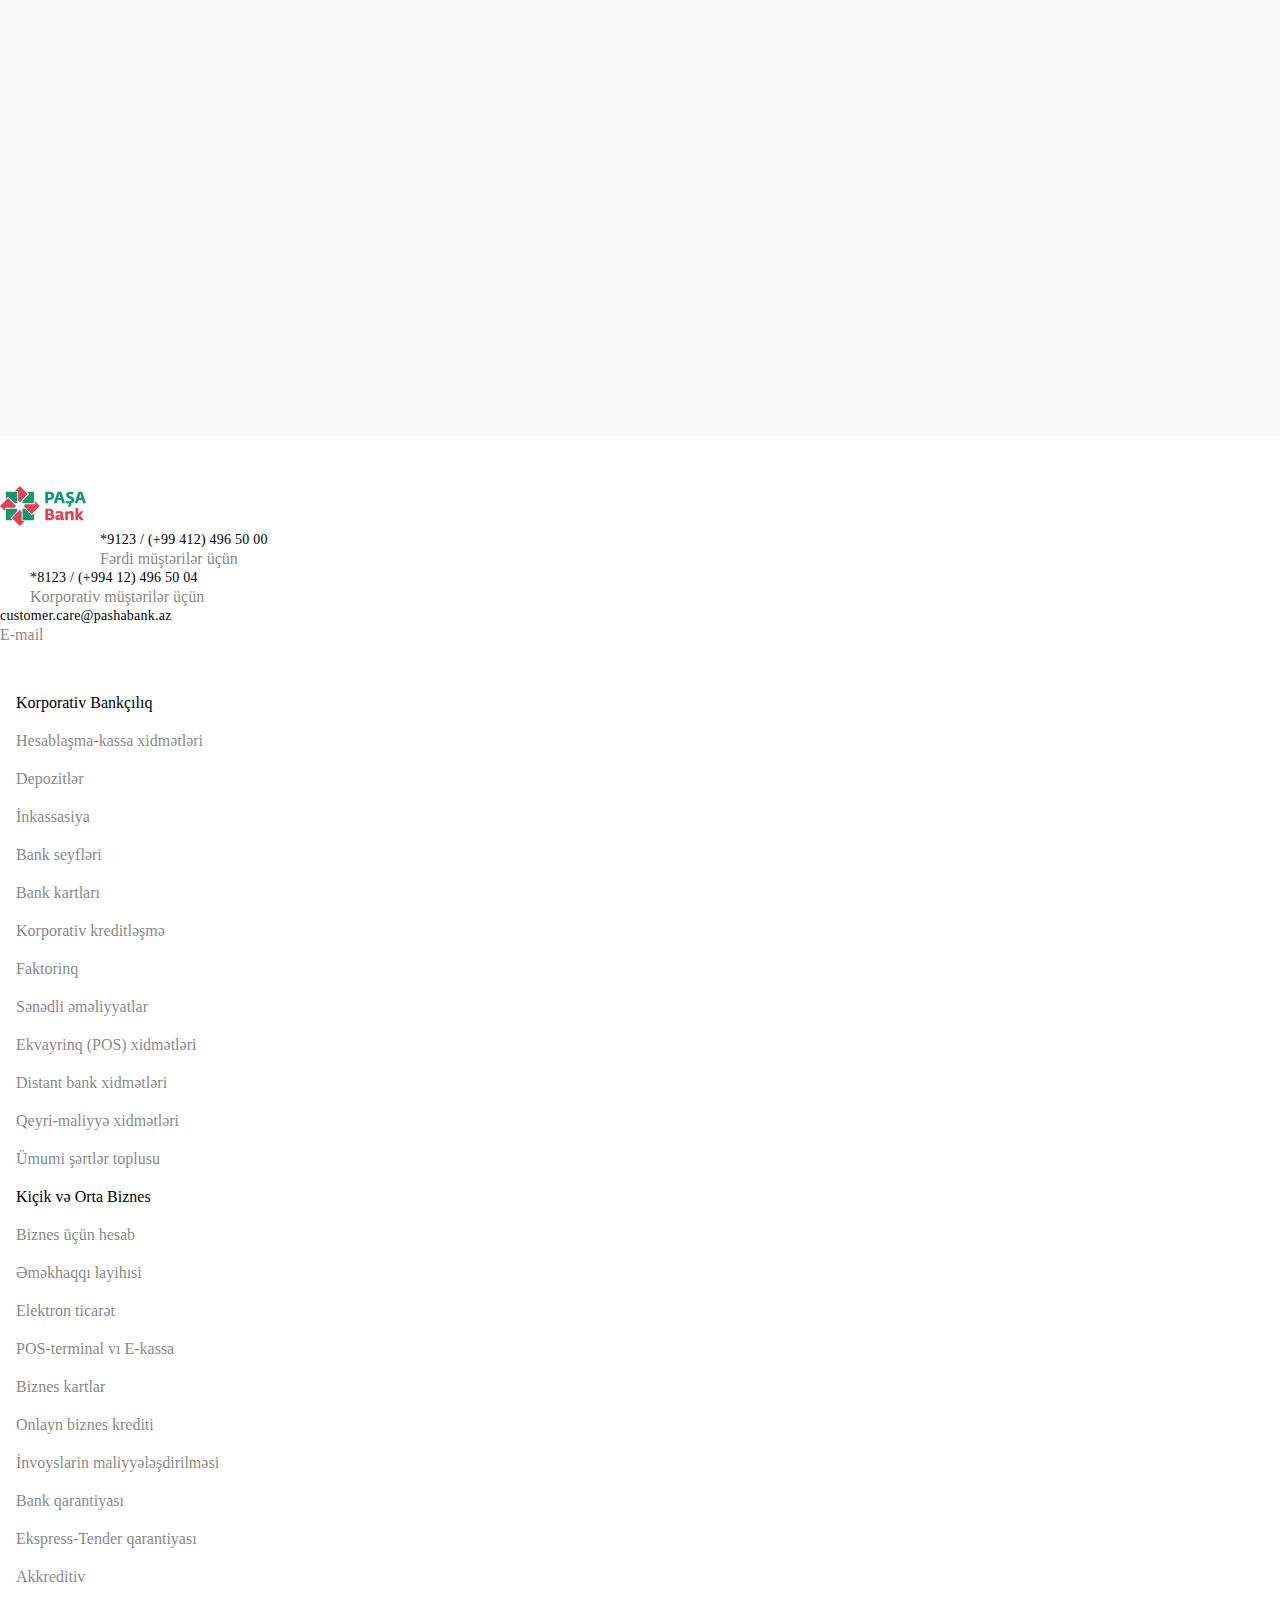
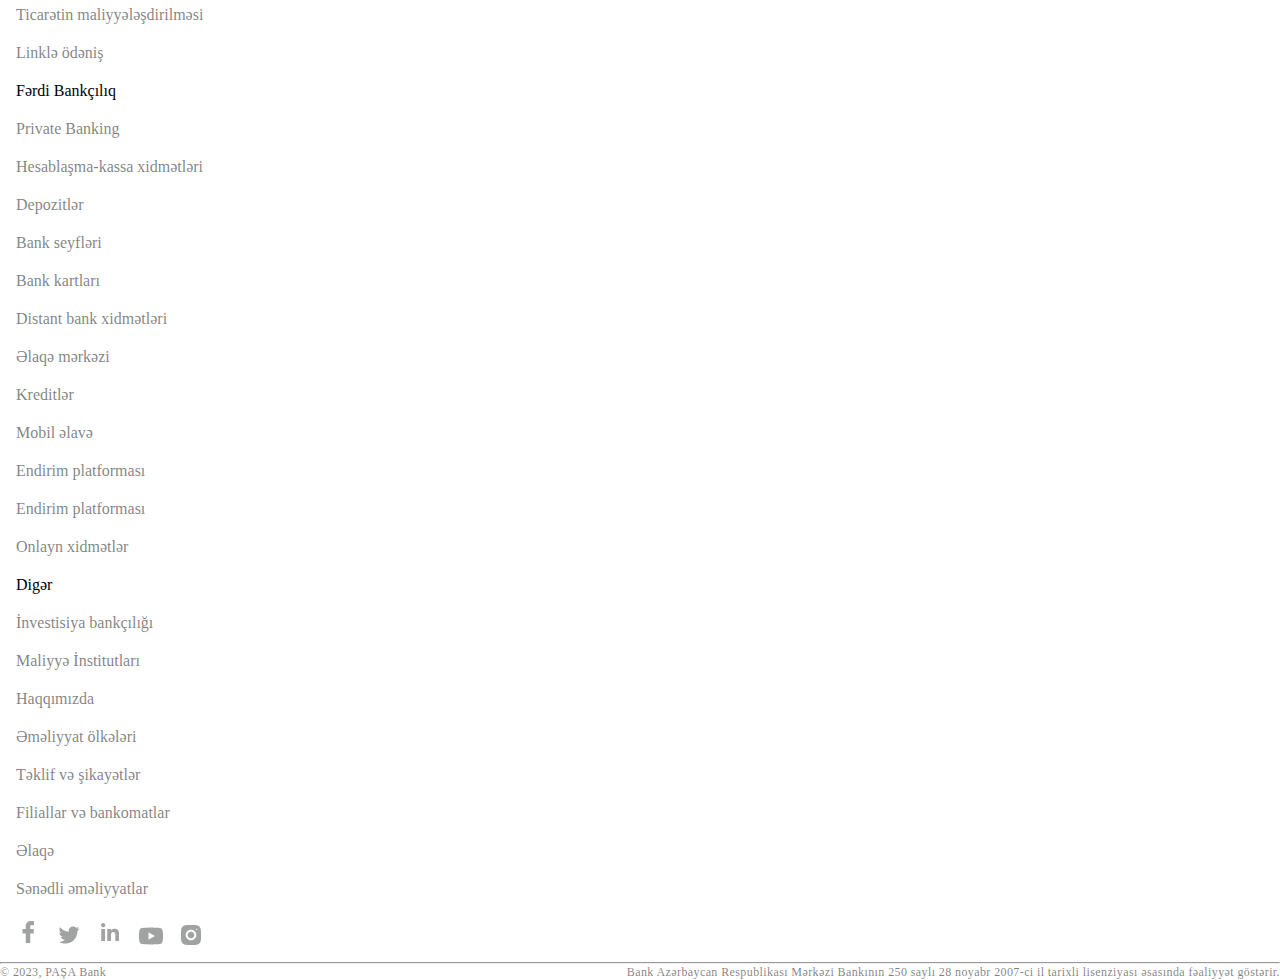
<file: Pages/Accounts/account.html>
<!DOCTYPE html>
<html lang="en">
<head>
    <meta charset="UTF-8">
    <meta http-equiv="X-UA-Compatible" content="IE=edge">
    <meta name="viewport" content="width=device-width, initial-scale=1.0">
    <link
    rel="stylesheet"
    href="https://cdn.jsdelivr.net/npm/bootstrap@4.6.2/dist/css/bootstrap.min.css"
    integrity="sha384-xOolHFLEh07PJGoPkLv1IbcEPTNtaed2xpHsD9ESMhqIYd0nLMwNLD69Npy4HI+N"
    crossorigin="anonymous"
  />
  <script
    src="https://code.jquery.com/jquery-3.3.1.slim.min.js"
    integrity="sha384-q8i/X+965DzO0rT7abK41JStQIAqVgRVzpbzo5smXKp4YfRvH+8abtTE1Pi6jizo"
    crossorigin="anonymous"
  ></script>
  <script
    src="https://cdn.jsdelivr.net/npm/popper.js@1.14.7/dist/umd/popper.min.js"
    integrity="sha384-UO2eT0CpHqdSJQ6hJty5KVphtPhzWj9WO1clHTMGa3JDZwrnQq4sF86dIHNDz0W1"
    crossorigin="anonymous"
  ></script>
  <script
    src="https://cdn.jsdelivr.net/npm/bootstrap@4.3.1/dist/js/bootstrap.min.js"
    integrity="sha384-JjSmVgyd0p3pXB1rRibZUAYoIIy6OrQ6VrjIEaFf/nJGzIxFDsf4x0xIM+B07jRM"
    crossorigin="anonymous"
  ></script>
  <link
    rel="stylesheet"
    href="https://fonts.googleapis.com/css2?family=Material+Symbols+Outlined:opsz,wght,FILL,GRAD@20..48,100..700,0..1,-50..200"
  />
    <link rel="stylesheet" href="./assets/account.css">
    <script src="./Js/account.js" defer type="module"></script>
    <title>Account</title>
</head>
<body>
  <!-- HEADER START -->
  <header id="account-header">
    <section class="loading">
      <div class="loading-content">
        <img src="../../assets/images/logo.svg" >
        <h2>Paşa banka xoş gəlmisiniz</h2>
      </div>
    </section>
    <section id="navbar">
      <div class="container-navbar">
        <div class="hamburger-nav">
          <span class="material-symbols-outlined hamburger-menu"> menu </span>
          <span class="material-symbols-outlined d-none"> close </span>
        </div>

        <div class="logo">
          <a href="../../index.html">
            <img src="../../assets/images/logo.svg" alt="Pasha Logo" />
          </a>
        </div>
        <div class="header-menu">
          <ul>
            <li><a  data-check="business" class="business">Biznes üçün xidmətlər</a>  </li>
            <li > <a  class="credit">Kreditlər</a> </li>
            <li ><a  class="factoring"> Faktorinq</a></li>
            <li ><a  class="transaction">Sənədli əməliyyatlar</a> </li>
            <li ><a  class="additional-operations">Əlavə xidmətlər</a>
              
            </li>
          </ul>
        </div>
        <div class="header-button">
          <button class="btn btn-nav">Daxil Ol</button>
        </div>
      </div>
      <div class="responsive-nav d-none">
        <ul>
          <li class="business-responsive">
            Biznes üşün xidmətlər
            <ul class="ul-business d-none">
              <li><a  href="https://sme.pashabank.az/tariff">Tariflər</a></li>
              <li><a href="https://gro.az/">GRO platforması</a></li>
              <li><a href="../Accounts/account.html">Biznes üçün hesab</a></li>
              <li><a href="../Salary cards/salarycards.html">Əməkhaqqi layihısi</a></li>
              <li><a href="../Payments/payment.html">Ödənişlər</a></li>
              <li><a href="../Business cards/businesscard.html">Biznes kartlar</a></li>
              <li><a href="../Pages/POS-Terminal/posterminal.html">POS terminal və E-kassa</a></li>
              <li><a href="../E-commerce/ecommerce.html">Elektron ticarət</a></li>
              <li><a href="https://sme.pashabank.az/pay-by-link">Linklə ödəniş</a></li>
            </ul>
          </li>
          <li class="credit-responsive">
            Kreditlər
            <ul class="ul-credit d-none">
              <li><a href="../Business credit/businesscredit.html">Onlayn biznes kreditləri</a></li>
              <li><a href="../Business loan/loan.html">Biznes kreditləri</a></li>
              <li><a href="https://www.pashabank.az/sme_banking/az/node/51">Gömrük kartı üzrə kredit xətti</a></li>
              <li><a href="../SIF credit/sifcredit.html">SİF Kreditləri</a></li>
            </ul>
            
          </li>
          <li class="factoring-responsive">
              Faktorinq
              <ul class="ul-factoring d-none">
              <li><a href="https://www.pashabank.az/sme_banking/az/node/29">Invoysların maliyyələşdirilməsi</a></li>
              <li><a href="https://www.pashabank.az/sme_banking/az/sme_purchase_order_finance">Alış sifarişi əsasında maliyyələşmə</a></li>
              <li><a href="../POS-Terminal/posterminal.html">Təchizat zəncirinin maliyyələşdirilməsi</a></li>
              </ul>
          </li>
          <li class="transaction-responsive">
              Sənədli əməliyyatlar
               <ul class="ul-transaction d-none">
              <li><a href="../Accounts/account.html">Ekspress-Tender qarantiyası</a></li>
              <li><a href="https://www.pashabank.az/sme_banking/az/node/38">Ticarətin maliyyələşdirilməsi</a></li>
              <li><a href="../Guarantees/guarantees.html">Bank qarantiyası</a></li>
              <li><a href="https://www.pashabank.az/sme_banking/az/node/36">Akkreditiv</a></li>
              <li><a href="https://www.pashabank.az/sme_banking/az/node/37">İnkasso</a></li>
               </ul>
          </li>
          <li class="additional-responsive">
               Əlavə xidmətlər
           <ul class="ul-additional d-none">
              <li><a href="https://www.pashabank.az/sme_banking/az/node/12">Inkassasiya</a></li>
              <li><a href="https://www.pashabank.az/sme_banking/az/node/14">Depozitlər</a></li>
              <li><a href="https://www.pashabank.az/sme_banking/az/node/14">Bank seyfləri</a></li>
              <li><a href="https://www.pashabank.az/sme_banking/az/node/14">Bulud CRM</a></li>
              <li><a href="https://www.pashabank.az/sme_banking/az/node/14">ÇatBot</a></li>
              <li><a href="https://www.pashabank.az/sme_banking/az/node/14">Elektron-ticarət üçün mobil tətbiq</a></li>
              <li><a href="https://www.pashabank.az/sme_banking/az/node/14">Umico MasterPass</a></li>
              <li><a href="https://www.pashabank.az/sme_banking/az/node/14">PAŞA Biznes</a></li>
           </ul>
          </li>
        </ul>
      </div>
      <div class="header-info d-none">
        <div class="container">
          <div class="forbusiness d-none">
            <ul>
              <li><a data-check="business" href="https://sme.pashabank.az/tariff">Tariflər</a></li>
              <li><a data-check="business" href="https://gro.az/">GRO platforması</a></li>
              <li><a data-check="business" href="../Accounts/account.html">Biznes üçün hesab</a></li>
              <li><a data-check="business" href="../Salary cards/salarycards.html">Əməkhaqqi layihısi</a></li>
              <li><a data-check="business" href="../Payments/payment.html">Ödənişlər</a></li>
            </ul>
            <ul>
              <li><a data-check="business" href="../Business cards/businesscard.html">Biznes kartlar</a></li>
              <li><a data-check="business" href="../POS-Terminal/posterminal.html">POS terminal və E-kassa</a></li>
              <li><a data-check="business" href="../E-commerce/ecommerce.html">Elektron ticarət</a></li>
              <li><a data-check="business" href="https://sme.pashabank.az/pay-by-link">Linklə ödəniş</a></li>
            </ul>
          </div>
          <div class="forcredit d-none">
            <ul>
              <li><a data-check="credit" href="../Business credit/businesscredit.html">Onlayn biznes kreditləri</a></li>
              <li><a data-check="credit" href="../Business loan/loan.html">Biznes kreditləri</a></li>
              <li><a data-check="credit" href="https://www.pashabank.az/sme_banking/az/node/51">Gömrük kartı üzrə kredit xətti</a></li>
              <li><a data-check="credit" href="../SIF credit/sifcredit.html">SİF Kreditləri</a></li>
            </ul>
          </div>
          <div class="forfactoring d-none">
            <ul>
              <li><a data-check="factoring" href="https://www.pashabank.az/sme_banking/az/node/29">Invoysların maliyyələşdirilməsi</a></li>
              <li><a data-check="factoring" href="https://www.pashabank.az/sme_banking/az/sme_purchase_order_finance">Alış sifarişi əsasında maliyyələşmə</a></li>
              <li><a data-check="factoring" href="../POS-Terminal/posterminal.html">Təchizat zəncirinin maliyyələşdirilməsi</a></li>
            </ul>
          </div>
          <div class="fortransaction d-none">
            <ul>
              <li><a data-check="transaction" href="../Accounts/account.html">Ekspress-Tender qarantiyası</a></li>
              <li><a data-check="transaction" href="https://www.pashabank.az/sme_banking/az/node/38">Ticarətin maliyyələşdirilməsi</a></li>
              <li><a data-check="transaction" href="../Guarantees/guarantees.html">Bank qarantiyası</a></li>
              <li><a data-check="transaction" href="https://www.pashabank.az/sme_banking/az/node/36">Akkreditiv</a></li>
              <li><a data-check="transaction" href="https://www.pashabank.az/sme_banking/az/node/36">İnkasso</a></li>
            </ul>
          </div>
          <div class="foradditional-operations d-none">
            <ul>
              <li><a data-check="operations" href="https://www.pashabank.az/sme_banking/az/node/12">Inkassasiya</a></li>
              <li><a data-check="operations" href="https://www.pashabank.az/sme_banking/az/node/14">Depozitlər</a></li>
              <li><a data-check="operations"  href="https://www.pashabank.az/sme_banking/az/node/14">Bank seyfləri</a></li>
              <li><a data-check="operations" href="https://www.pashabank.az/sme_banking/az/node/14">Bulud CRM</a></li>
            </ul>
            <ul>
              <li><a data-check="operations" href="https://www.pashabank.az/sme_banking/az/node/14">ÇatBot</a></li>
              <li><a data-check="operations" href="https://www.pashabank.az/sme_banking/az/node/14">Elektron-ticarət üçün mobil tətbiq</a></li>
              <li><a data-check="operations" href="https://www.pashabank.az/sme_banking/az/node/14">Umico MasterPass</a></li>
              <li><a data-check="operations" href="https://www.pashabank.az/sme_banking/az/node/14">PAŞA Biznes</a></li>
            </ul>
          </div>
        </div>
      </div>
    </section>
  </header>
  <!-- HEADER END  -->
      <main>
        <!-- SLIDER START -->
       <section id="slider-account">
        <div class="container">
            <div class="row">
                <div class="slider-account-content col-md-6 col-sm-12 ">
                <h1>
                    Bir neçə dəqiqəyə Bank hesabına sahib olun
                </h1>
                <p>
                    Hesab üzrə rekvizitlərinizi dərhal əldə edin.
                </p>
                <a href="https://www.pashabank.digital/login#/signup" class="btn">
                    
                    Müştəri ol
                        
                </a>
            </div>
            </div>
        </div>
       </section>
       <!-- SLIDER END -->
       <!-- OPENING ACCOUNT START -->
       <section id="opening-account">
        <div class="container">
            <div class="row">
                <div class="col-md-6">
                <h2>Bank hesabınızı onlayn və ödənişsiz açın, hesab üzrə rekvizitlərinizi dərhal əldə edin. </h2>
            </div>
            
            <p>
                Müştərimiz olmaq üçün banka gəlməyinizə ehtiyac yoxdur. İstədiyiniz yerdən hesabınızı onlayn açaraq dəyərli vaxtınızı biznesinizin inkişafına sərf edin.
            </p>
        </div>
            <div class="row scrollable-account">
                <a href="https://pashabank.digital/login#/signup">
                    <div class="account-opening-item">
                        <div class="d-flex justify-content-between">
                            <h6>“Müştəri ol” düyməsinə klikləyin</h6>
                            <img src="../../assets/images/send.PNG">
                            
                        </div>
                        <span> 
                            <a href="https://pashabank.digital/login#/signup" class="account-arrow d-flex alin-center">
                              <p> Müştəri ol</p>  <span class="material-symbols-outlined"> arrow_forward </span>
                            </a>
                        </span>
                        
                    </div>
                </a>
               
                <div class="account-opening-item">
                  <div class="d-flex justify-content-between">
                    <h6>ASAN İmza məlumatlarını daxil edin</h6>
                    <img src="../../assets/images/touch.PNG">
                    
                </div>
                <span> 
                    <a href="https://asanimza.az/asan-imza-az/2014/how-to-get-asan-imza_az/" class="account-arrow d-flex alin-center">
                      <p> ASAN İmzanı necə əldə etməli</p>  <span class="material-symbols-outlined"> arrow_forward </span>
                    </a>
                </span>
                </div>
                <div class="account-opening-item">
                  <div class="d-flex justify-content-between">
                    <h6>Qeydiyyatdan keçərək Onlayn Banka daxil olun</h6>
                    <img src="../../assets/images/v.PNG">
                    
                </div>
                <span> 
                    <a href="https://pashabank.digital/login#/" class="account-arrow d-flex alin-center">
                      <p> Onlayn Banka keçid et</p>  <span class="material-symbols-outlined"> arrow_forward </span>
                    </a>
                </span>
                </div>
            </div>
        
        </div>
       </section>
       <!-- OPENING ACCOUNT END -->
       <!-- BENEFITS ACCOUNT START -->
<section id="benefits-account">
  <div class="container">
    <h2>Üstünlüklər </h2>
    <div class="row">
      <div class="col-md-6 col-sm-12 account-benefit-item d-flex">
        <div class="account-bnft-img">
          <img src="../../assets/images/comuterbenefit.PNG">
        </div>
        <div class="account-bnft-content">
          <h5>Rahat</h5>
          <p>
            Hesabınızı dünyanın istənilən nöqtəsindən, bir neçə dəqiqəyə onlayn açın və rekvizitləri dərhal əldə edin.
        </p>
        </div>
      </div>
      <div class="col-md-6 col-sm-12 d-flex account-benefit-item">
        <div class="account-bnft-img">
          <img src="../../assets/images/speed.PNG">
        </div>
        <div class="account-bnft-content">
          <h5>Sürətli</h5>
          <p>

            Şəxsiyyətinizi qısa müddətdə video zəng ilə təsdiqləyin. Hesabınız 24 saat ərzində aktivləşdiriləcək və sizə bu barədə məlumat təqdim ediləcək.
          </p>
        </div>
      </div>
      <div class="col-md-6 col-sm-12 d-flex account-benefit-item">
        <div class="account-bnft-img">
          <img src="../../assets/images/hand.PNG">
        </div>
        <div class="account-bnft-content">
          <h5>Sərfəli</h5>
          <p>

            İlk hesabınızı açdıqdan sonra onlayn bankda əlavə hesablar açmaq imkanınız da var. Üstəlik, istənilən valyutada və tamamilə pulsuz. 
          </p>
        </div>
      </div>
      <div class="col-md-6 col-sm-12 d-flex account-benefit-item">
        <div class="account-bnft-img">
          <img src="../../assets/images/bag.PNG">
        </div>
        <div class="account-bnft-content">
          <h5>Funksional</h5>
          <p>

            Onlayn bank xidmətinə avtomatik qoşulun və bir çox bank əməliyyatlarını daha rahat və operativ həyata keçirin.
          </p>
        </div>
      </div>

    </div>
  </div>
</section>
<!-- BENEFITS ACCOUNT END -->
<!-- KOB START -->
<section id="account-page-kob">
  <div class="container">
    <div class="row">
      <div class="col-md-8 col-sm-12 ">
        <h3>Biznesə yeni başlayırsınız?</h3>
        <div class="d-flex justify-content-between kob-margin">
          <div>
            <h6>Hesab üzrə bir çox əməliyyatlar</h6>
             <h5>Onlayn </h5>
          </div>
          <div >
            <h6>Ödəniş əməliyyatları </h6>
            <h5>0 AZN-dən başlayaraq</h5>
          </div>

       
        </div>
        <a href="https://www.pashabank.digital/login#/signup" class="btn ">
          Müştəri ol
      </a>
      </div>
    </div>
  </div>
</section>
<!-- KOB END -->
<!-- BUNDLES START -->
<section id="account-page-bundles">
  <div id="bundles">
    <div class="container">
        <div class="row">
          <div class="bundles-text">
             <h2> Tarif Paketləri</h2>
             <p class="account-bundles-text-p">
              Kiçik və orta bizneslər üçün uyğun tarif paketləri. <br>
              Biznesinizin ehtiyaclarına uyğun tarif paketini seçin, bir çox üstünlüklərdən faydalanın.
        
            </p>
            </div>
           
            <div class="bundles-items">
            <div class="bundles-item">
            <h5>Dəstək</h5>
            <img class="support-bundle" src="../../assets/images/support.svg" alt="Support">
            <div class="bundles-price">
              <h3>0</h3>
              <img  class="azn-icon" src="../../assets/images/azn.svg" alt="AZN">
              <p class="bundles-month"> 
                /aylıq
            </p>
            </div>
            <p class="bundle-business">Biznesə yeni başlayırsınız?</p>
            <ul>
              <li>
                Hesab açma:<span class="color-green-500">Pulsuz</span> </li>
              <li>
                Ölkədaxili AZN ödənişlər:<span class="color-green-500">0.18%</span> </li>
              </li>
              <li>
                Ölkədaxili təcili AZN ödənişlər:<span class="color-green-500">0.21%</span> </li>
              </li>
              <li>
                Beynəlxalq ödənişlər:<span class="color-green-500"> 0.35%</span> </li>
              </li>
            </ul>
          <div class="bundles-buttons">
            <button id="btn-support-bundles" class="btn">
              Daha ətraflı
          </button>
          <a href="https://pashabank.digital/login#/signup" target="_blank"  class="bundles-direction btn">
            Hesab aç
        </a>
          </div>
            
            </div>
            <div class="bundles-item">
              <h5>Yüksəl</h5>
              <img class="support-bundle" src="../../assets/images/support.svg" alt="Support">
              <div class="bundles-price">
                <h3>40</h3>
                <img  class="azn-icon" src="../../assets/images/azn.svg" alt="AZN">
                <p class="bundles-month"> 
                  /aylıq
              </p>
              </div>
              <p class="bundle-business">
                Biznesinizi inkişaf etdirmək  istəyirsiniz?
            </p>
              <ul>
                <li>
                  Hesab açma:<span class="color-green-500">Pulsuz</span> </li>
                <li>
                  Ölkədaxili AZN ödənişlər:<span class="color-green-500">0.12%</span> </li>
                </li>
                <li>
                  Ölkədaxili təcili AZN ödənişlər:<span class="color-green-500">0.15%</span> </li>
                </li>
                <li>
                  Beynəlxalq ödənişlər:<span class="color-green-500"> 0.28%</span> </li>
                </li>
              </ul>
            <div class="bundles-buttons">
              <button id="btn-grow-bundles" class="btn">
                Daha ətraflı
            </button>
            <a href="https://pashabank.digital/login#/signup" target="_blank"  class="bundles-direction btn">
              Hesab aç
          </a>
            </div>
            </div>
            <div class="bundles-item">
              <h5>Parla</h5>
              <img class="support-bundle" src="../../assets/images/support.svg" alt="Support">
              <div class="bundles-price">
                <h3>110</h3>
                <img  class="azn-icon" src="../../assets/images/azn.svg" alt="AZN">
                <p class="bundles-month"> 
                  /aylıq
              </p>
              </div>
              <p class="bundle-business">Biznesə yeni başlayırsınız?</p>
              <ul>
                <li>
                  Hesab açma:<span class="color-green-500">Pulsuz</span> </li>
                <li>
                  Ölkədaxili AZN ödənişlər:<span class="color-green-500">0.11%</span> </li>
                </li>
                <li>
                  Ölkədaxili təcili AZN ödənişlər:<span class="color-green-500">0.14%</span> </li>
                </li>
                <li>
                  Beynəlxalq ödənişlər:<span class="color-green-500"> 0.25%</span> </li>
                </li>
              </ul>
            <div class="bundles-buttons">
              <button id="btn-shine-bundles" class="btn">
                Daha ətraflı
            </button>
            <a href="https://pashabank.digital/login#/signup" target="_blank"  class="bundles-direction btn">
              Hesab aç
          </a>
            </div>
            </div>
        </div>
      </div>
    </div>
    
  </div>
  <section id="modal" class="d-none modal-check">
    <div class="modal-content">
      <div class="modal-header">
        <h5>"Dəstək" tarif paketi</h5>
        <button class="close-modal">
          <span class="material-symbols-outlined"> close </span>
        </button>
        
        
      </div>
      <div class="modal-body">
        <div class="table">
          <table>
            <tbody>
            <tr>
              <td>Aylıq ödəniş</td>
              <td><h4 class="changable-text">0 AZN</h4></td>
            </tr>

           <tr>
            <td>Hesabın açılması</td>
            <td><span class="changable-status">Pulsuz</span></td>
           </tr>
           <tr>
            <td>Korporativ / Gömrük / Tacir kartı </td>
            <td>32 AZN və ya 16 USD/EUR/GBP (Lokal 15 AZN)</td>
           </tr>
           <tr>
            <td>Nağdlaşdırma</td>
            <td>0.7%</td>
           </tr>
           <tr>
            <td>Bankdaxili köçürmə</td>
            <td> Onlayn Bankdan pulsuz</td>
           </tr>
          <tr>
            <td>Milli valyutada ölkə daxili köçürmələr (təcili icra olunma)</td>
            <td>0.21% (min. 3 AZN – maks. 300 AZN)</td>
          </tr>
          <tr>
            <td>Milli valyutada ölkə daxili köçürmələr (adi icra olunma)</td>
            <td>
              0.18% (min. 2AZN- maks. 200 AZN)
          </td>
          </tr>
          <tr>
            <td>
              
              POS-terminal
                        
          </td>
            <td>2% – Yerli bankların kartları</td>
          </tr>
          <tr>
            <td>Elektron ticarət / Linklə ödəniş</td>
            <td>
              2% – Xarici bankların kartları,
          </td>
          </tr>
          <tr>
            <td>Valyuta mübadiləsi</td>
            <td>
              0.35%–dək (fərdi qaydada baxıla bilər)
              </td>
          </tr>
            
            </tbody>
          </table>
          
        </div>
      </div>
      <div class="modal-footer">
        <a class="btn" href="https://pashabank.digital/login?utm_source=accounts_payments&utm_medium=sme_site&utm_campaign=bundle_reference_start#/signup" target="_blank">
Hesab aç
        </a>
      </div>
    </div>
  </section>




</section>
<!-- BUNDLES END  -->





<section id="accordion-account-fag">
<div class="container">
  <h2>Ən çox verilən suallar</h2>
  <div class="accordion-account">
<div class="accordion-act-item">
  <div class="accordion-act-head">
    <a class="accordion-act-header d-flex justify-content-between" >
      <p>
        Hesab üzrə hansı tariflər mövcuddur? 
      </p>
      <span class="material-symbols-outlined">
        remove
        </span>
        
      </a>
  </div>


<div class="accordion-act-body">
  <p>
    Kiçik və orta sahibkarlar üçün 3 fərqli tarif paketi mövcuddur:
</p>
  <p>
    
    “Dəstək” - aylıq ödənişsiz
                                
  </p>
  <p>
    
    “Yüksəl” - aylıq 40 AZN
                                
  </p>
  <p>
    
    “Parla” - aylıq 110 AZN
                                
  </p>
  <p>
    
    Onlayn bankda “Şirkət profili”-nə keçid edərək “Tariflər” bölməsində hazırda qoşulduğunuz tarifi  görə bilərsiniz.
                                
  </p>
  <a target="_blank" href="https://sme.pashabank.az/tariff">
    Tariflər haqqında ətraflı məlumat:
</a>
</div>



  
</div>
<div class="accordion-act-item">
  <div class="accordion-act-head">
    <a  class="accordion-act-header d-flex justify-content-between" >
      <p>
        Hesab üzrə rekvizitləri necə əldə edə bilərəm?
      </p>
      
        <span class="material-symbols-outlined ">
          add
          </span>
      </a>
  </div>


<div class="accordion-act-body d-none">
  <p>
    Onlayn bankda "Hesablar" bölməsinə keçid edərək rekvizitləri elektron ünvana göndərə bilərsiniz. Rekvizitləri bütün hesablar üzrə və ya tək-tək əldə etmək mümkündür.
</p>
  
 
</div>
</div>
<div class="accordion-act-item">
  <div class="accordion-act-head">
    <a  class="accordion-act-header d-flex justify-content-between" >
      <p>
        Cari hesablara necə və hansı saatlarda mədaxil edə bilərəm? 
      </p>
      
        <span class="material-symbols-outlined plus">
          add
          </span>
      </a>
  </div>


<div class="accordion-act-body d-none">
  <p>
    Hesaba mədaxili “PAŞA Bank”ın kassaları, Bankın ADM-ləri vasitəsi ilə 09:30 – 17:30 saatlarında, “MilliÖn” və “E-manat” ödəniş terminalları ilə 24/7 mədaxil edə bilərsiniz.
</p>
  
</div>
</div>
<div class="accordion-act-item">
  <div class="accordion-act-head">
    <a  class="accordion-act-header d-flex justify-content-between" >
      <p>
        Hesaba daxil olan sərəncamı necə silmək olar?
      </p>
    
        <span class="material-symbols-outlined ">
          add
          </span>
      </a>
  </div>


<div class="accordion-act-body d-none">
  <p>
    Bank hesabına daxil olmuş “Alınmalı” növ sərəncamı məbləği tam ödəmək şərti ilə “Sərəncamlar” bölməsindən icra etmək olar. Eyni zamanda sme.support@pashabank.az ünvanına müraciət etməklə həm “Alınmalı”, həm “Dondurulmalı” növ sərəncamları icra edə bilərsiniz.
</p>
 
</div>
</div>


  </div>
</div>




</section>


      </main>
      <footer>
        <section id="footer-contacts">
        <div class="container">
          <div class="row"> <li class="footer-icons-responsive">
            <a href="https://www.facebook.com/"><img src="../../assets/images/facebookicon.PNG" alt="facebook"></a>
            <a href="https://www.twitter.com/"><img src="../../assets/images/twittericom.PNG" alt="twitter"></a>
            <a href="https://www.linkedin.com/"><img src="../../assets/images/linkedin.PNG" alt="linkedin"></a>
            <a href="https://www.youtube.com/"><img src="../../assets/images/youtube.PNG" alt="youtube"></a>
            <a href="https://www.instagram.com/"><img src="../../assets/images/instagram.PNG" alt="instagram"></a>
          </li>
            <div class="footer-logo footer-contacts-item">
              <a href="#">
                <img class="logo-none-opacity" src="../../assets/images/logo.svg" alt="logo">
            <img class="logo-opacity" src="../../assets/images/PB-Logo_40.svg" alt="logo with opacity">
            
              </a>
              
            
          </div>
          <div class="footer-contacts-item" id="padding-1">
            <p class="footer-call">
              *9123 / (+99 412) 496 50 00
          </p>
            <p class="footer-label">
              
              Fərdi müştərilər üçün
                                        
            </p>
          </div>
          <div class="footer-contacts-item " id="padding-2">
            <p class="footer-call">
              *8123 / (+994 12) 496 50 04
          </p>
            <p class="footer-label">
              
              Korporativ müştərilər üçün
                                        
            </p>
          </div>
          <div class="footer-contacts-item" id="padding-3">
            <p class="footer-call">
              customer.care@pashabank.az
          </p>
            <p class="footer-label">
              
              E-mail
                                        
            </p>
          </div>
          </div>
        </div>
        </section>
        <section id="footer-navigation">
        <div class="container">
          <div class="row">
            <div class="footer-nav-items ">
              <ul>
              <li>Korporativ Bankçılıq</li>
              <li><a href="https://www.pashabank.az/sme_banking/az/node/14">
                Hesablaşma-kassa xidmətləri
            </a></li>
              
              <li><a href="https://www.pashabank.az/sme_banking/az/node/14">
                Depozitlər
            </a></li>
              <li><a href="https://www.pashabank.az/sme_banking/az/node/14">
                İnkassasiya
            </a></li>
              <li><a href="https://www.pashabank.az/sme_banking/az/node/14">
                Bank seyfləri
            </a></li>
              <li><a href="https://www.pashabank.az/sme_banking/az/node/14">
                Bank kartları
            </a></li>
              <li><a href="https://www.pashabank.az/sme_banking/az/node/14">
                
                Korporativ kreditləşmə
                                    
              </a></li>
              <li><a href="https://www.pashabank.az/sme_banking/az/node/14">
                Faktorinq 
            </a></li>
              <li><a href="https://www.pashabank.az/sme_banking/az/node/14">
                
                Sənədli əməliyyatlar
                                    
              </a></li>
              <li><a href="https://www.pashabank.az/sme_banking/az/node/14">
                Ekvayrinq (POS) xidmətləri
            </a></li>
              <li><a href="https://www.pashabank.az/sme_banking/az/node/14"> 
                Distant bank xidmətləri
            </a></li>
              <li><a href="https://www.pashabank.az/sme_banking/az/node/14">
                Qeyri-maliyyə xidmətləri
            </a></li>
            <li><a href="https://www.pashabank.az/sme_banking/az/node/14">
              
              Ümumi şərtlər toplusu 
                                    
            </a></li>
            </ul>
            </div>
            <div  class="footer-nav-items">
              <ul>
                <li>Kiçik və Orta Biznes</li>
                <li><a href="../Accounts/account.html">
                  Biznes üçün hesab
              </a></li>
                
                <li><a href="https://www.pashabank.az/sme_banking/az/node/14">
                  Əməkhaqqı layihısi
              </a></li>
                <li><a href="../E-commerce/ecommerce.html">
                  Elektron ticarət
              </a></li>
                <li><a href="../POS-Terminal/posterminal.html">
                  POS-terminal vı E-kassa
              </a></li>
                <li><a href="">
                  Biznes kartlar
              </a></li>
                <li><a href="../Business credit/businesscredit.html">
                  
                  Onlayn biznes krediti
                                      
                </a></li>
                <li><a href="https://www.pashabank.az/sme_banking/az/node/14">
                 İnvoyslarin maliyyələşdirilməsi
              </a></li>
                <li><a href="./Pages/Guarantees/guarantees.html">
                  
                  Bank qarantiyası
                                      
                </a></li>
                <li><a href="../Accounts/account.html">
                  Ekspress-Tender qarantiyası
              </a></li>
                <li><a href="https://www.pashabank.az/sme_banking/az/node/36"> 
                  Akkreditiv
              </a></li>
                <li><a href="https://www.pashabank.az/sme_banking/az/node/38">
                  Ticarətin maliyyələşdirilməsi
              </a></li>
              <li><a href="https://www.pashabank.az/sme_banking/az/node/14">
                
                Linklə ödəniş
                                      
              </a></li>
              </ul>
            </div>
            <div  class="footer-nav-items">
              <ul>
                <li>Fərdi Bankçılıq</li>
                <li><a href="https://www.pashabank.az/sme_banking/az/node/14">
                  Private Banking
              </a></li>
                
                <li><a href="https://www.pashabank.az/sme_banking/az/node/14">
                  Hesablaşma-kassa xidmətləri
              </a></li>
                <li><a href="https://www.pashabank.az/sme_banking/az/node/14">
                  Depozitlər
              </a></li>
                <li><a href="https://www.pashabank.az/sme_banking/az/node/14">
                  Bank seyfləri
              </a></li>
                <li><a href="../Business cards/businesscard.html">
                  Bank kartları
              </a></li>
                <li><a href="https://www.pashabank.az/sme_banking/az/node/14">
                  
                Distant bank xidmətləri
                                      
                </a></li>
                <li><a href="https://www.pashabank.az/sme_banking/az/node/14">
                Əlaqə mərkəzi
              </a></li>
                <li><a href="../Business credit/businesscredit.html">
                  
                  Kreditlər
                                      
                </a></li>
                <li><a href="https://www.pashabank.az/sme_banking/az/node/14">
                  Mobil əlavə
              </a></li>
                <li><a href="https://www.pashabank.az/sme_banking/az/node/14"> 
                  Endirim platforması
              </a></li>
                <li><a href="https://www.pashabank.az/sme_banking/az/node/14">
                  Endirim platforması
              </a></li>
              <li><a href="https://www.pashabank.az/sme_banking/az/node/14">
                
               Onlayn xidmətlər
                                      
              </a></li>
              </ul>
            </div>
            <div  class="footer-nav-items">
              <ul >
                <li> Digər</li>
                <li><a href="https://www.pashabank.az/sme_banking/az/node/14">
                 İnvestisiya bankçılığı
              </a></li>
                
                <li><a href="https://www.pashabank.az/sme_banking/az/node/14">
                  Maliyyə İnstitutları
              </a></li>
                <li><a href="https://www.pashabank.az/sme_banking/az/node/14">
                  Haqqımızda
              </a></li>
                <li><a href="https://www.pashabank.az/sme_banking/az/node/14">
                 Əməliyyat ölkələri
              </a></li>
                <li><a href="https://www.pashabank.az/sme_banking/az/node/14">
                  Təklif və şikayətlər
              </a></li>
                <li><a href="https://www.pashabank.az/sme_banking/az/node/14">
                  
                  Filiallar və bankomatlar 
                                      
                </a></li>
                <li><a href="https://www.pashabank.az/sme_banking/az/node/14">
                 Əlaqə
              </a></li>
                <li><a href="https://www.pashabank.az/sme_banking/az/node/14">
                  
                  Sənədli əməliyyatlar
                                      
                </a></li>
                <li class="d-flex footer-icons">
                  <a href="https://www.facebook.com/"><img src="../../assets/images/facebookicon.PNG" alt="facebook"></a>
                  <a href="https://www.twitter.com/"><img src="../../assets/images/twittericom.PNG" alt="twitter"></a>
                  <a href="https://www.linkedin.com/"><img src="../../assets/images/linkedin.PNG" alt="linkedin"></a>
                  <a href="https://www.youtube.com/"><img src="../../assets/images/youtube.PNG" alt="youtube"></a>
                  <a href="https://www.instagram.com/"><img src="../../assets/images/instagram.PNG" alt="instagram"></a>
                </li>
        
                
              </ul>
            </div>
          </div>
        </div>
        </section>
        <hr>
        <section id="footer-copyright">
        <div class="container">
         <div class="copyright-content">
          <p>
            © 2023, PAŞA Bank 
        </p>
        <p>
          
          Bank Azərbaycan Respublikası Mərkəzi Bankının 250 saylı 28 noyabr 2007-ci il tarixli lisenziyası əsasında fəaliyyət göstərir.
                        
        </p>
         </div>
        </div>
        </section>
            </footer>







</body>
</html>
</file>
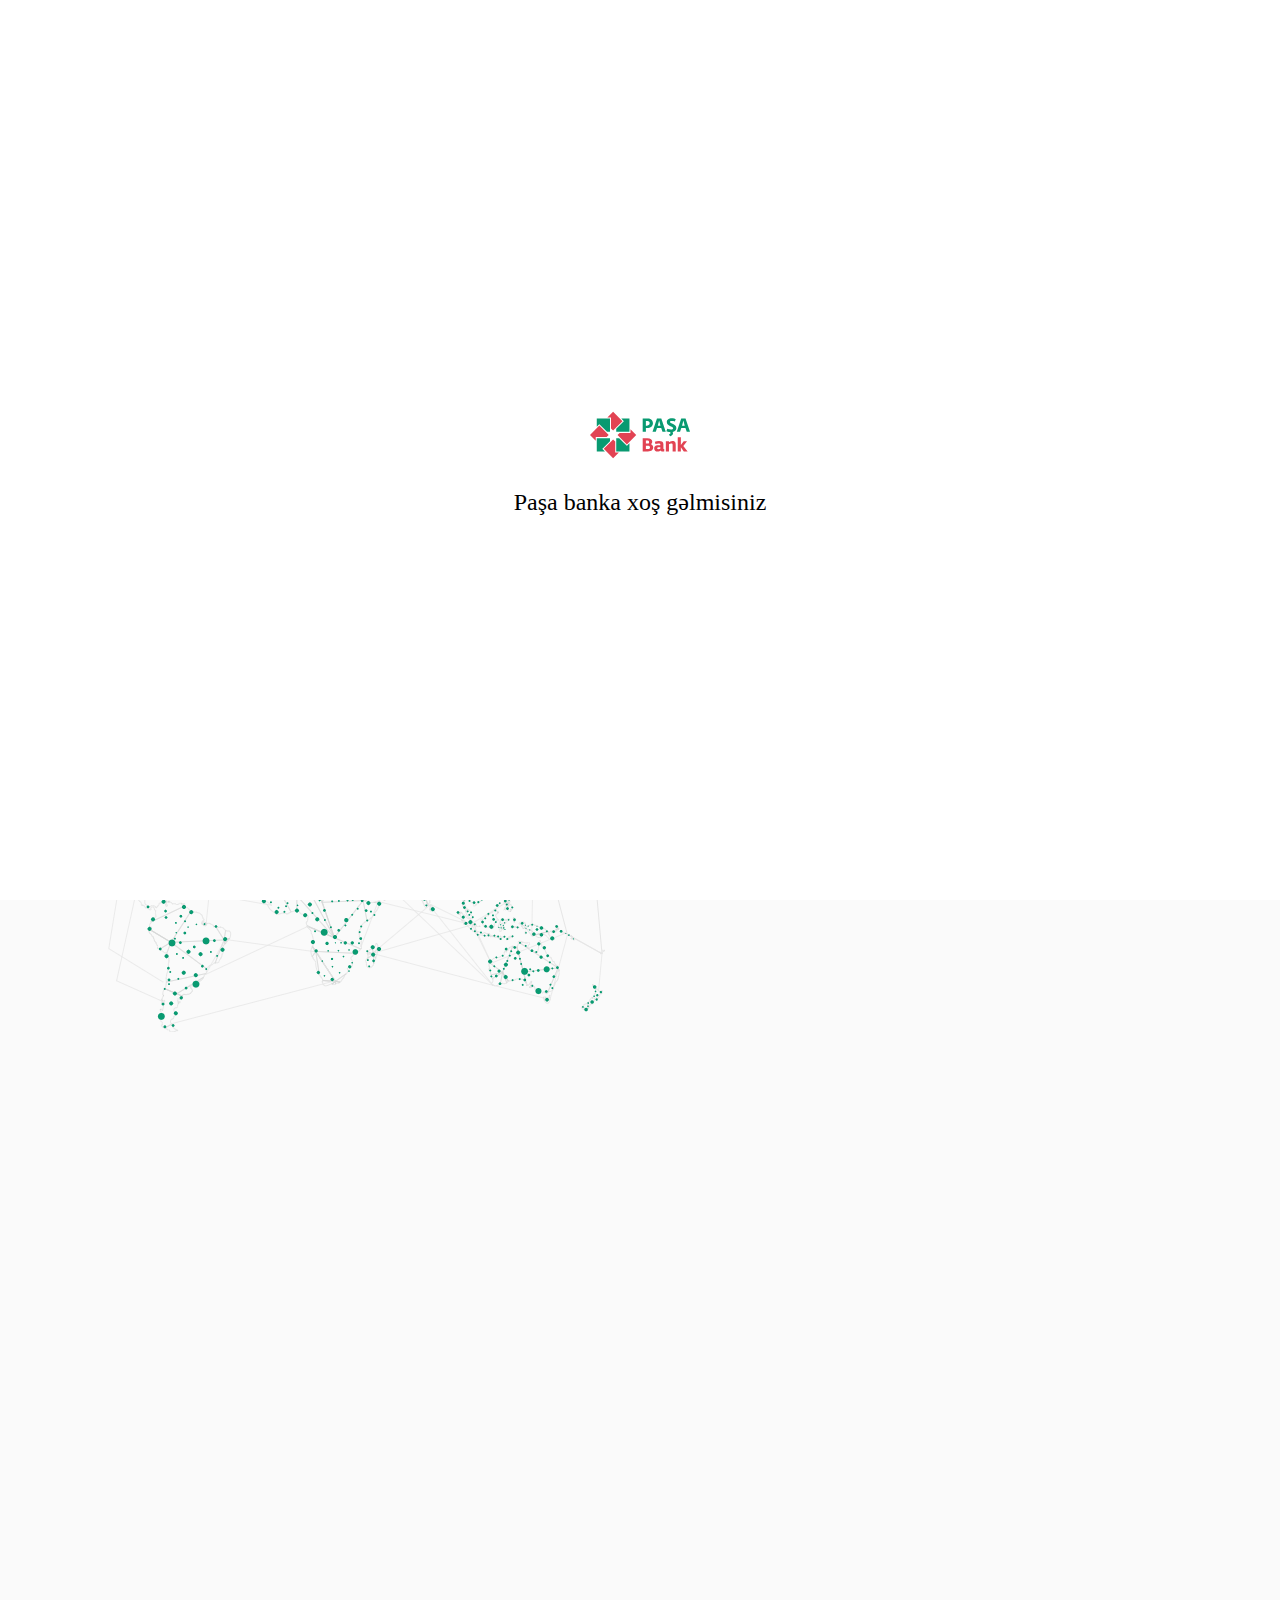
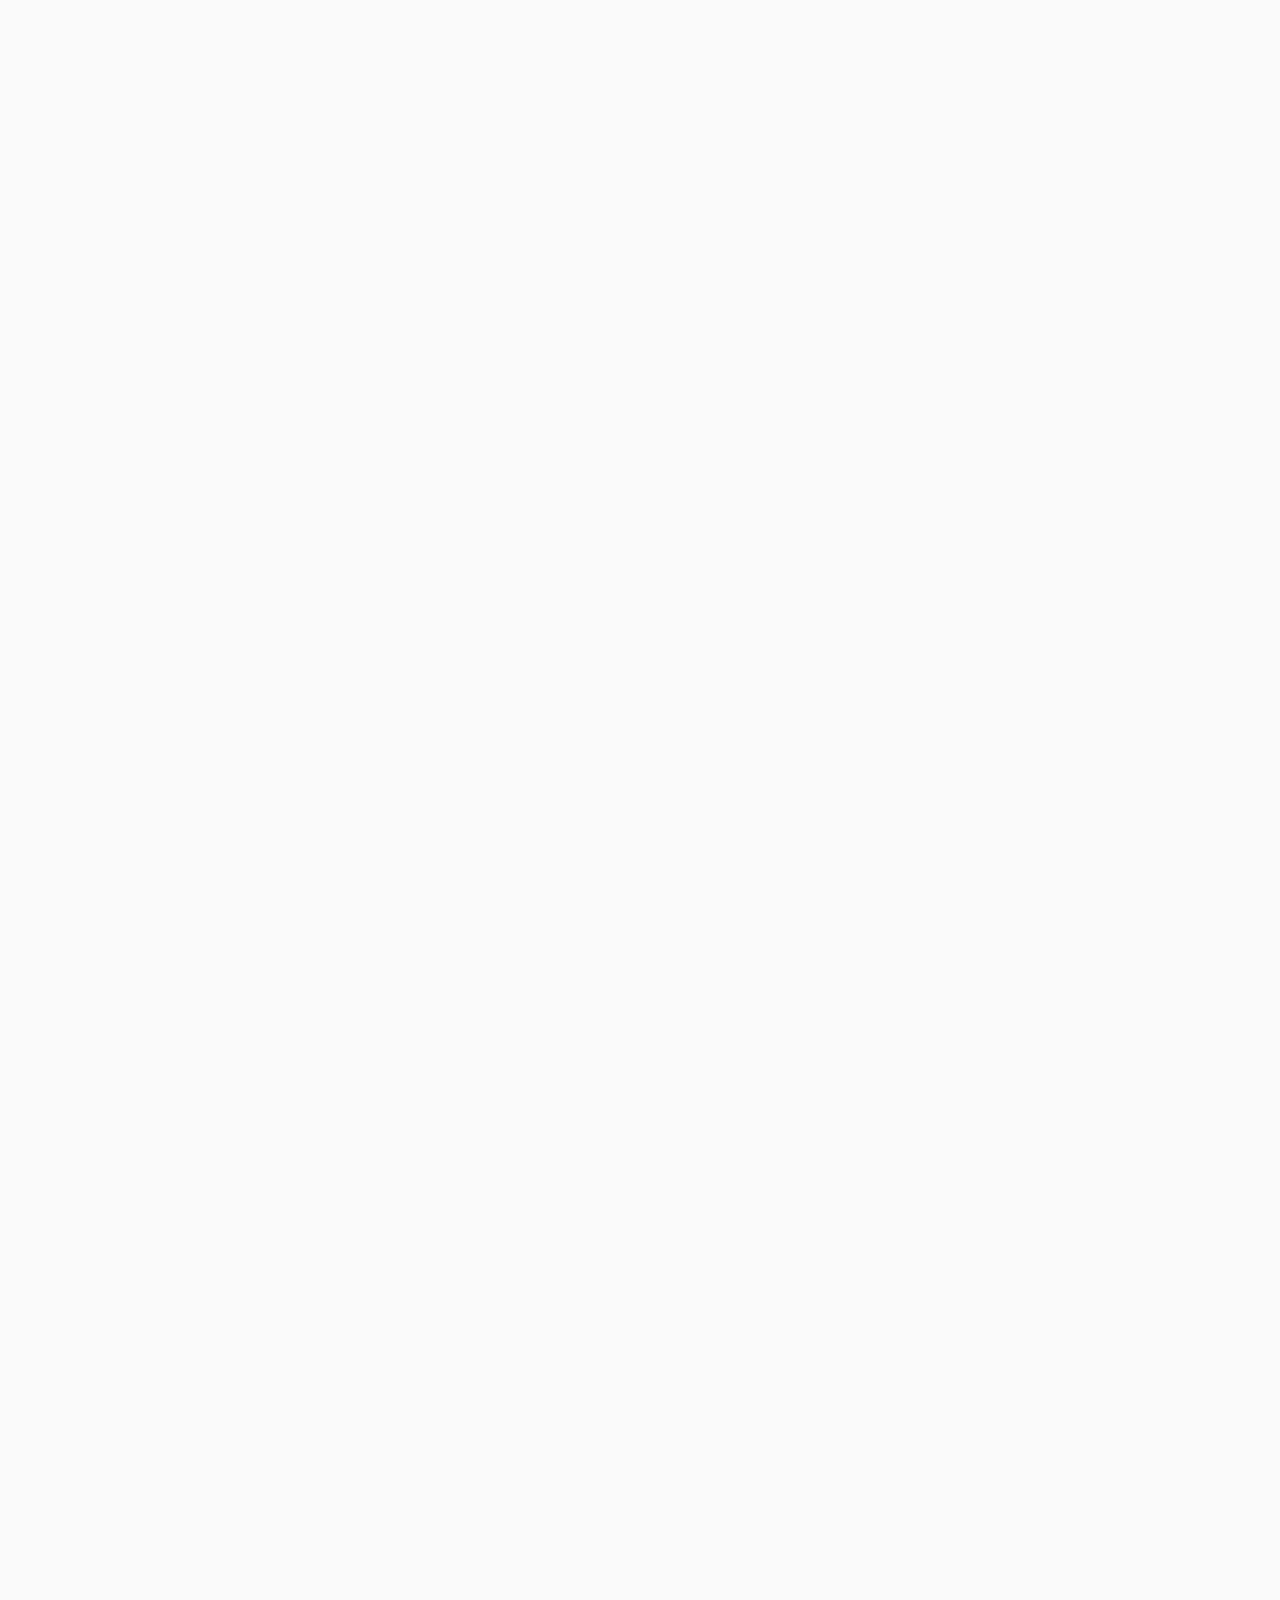
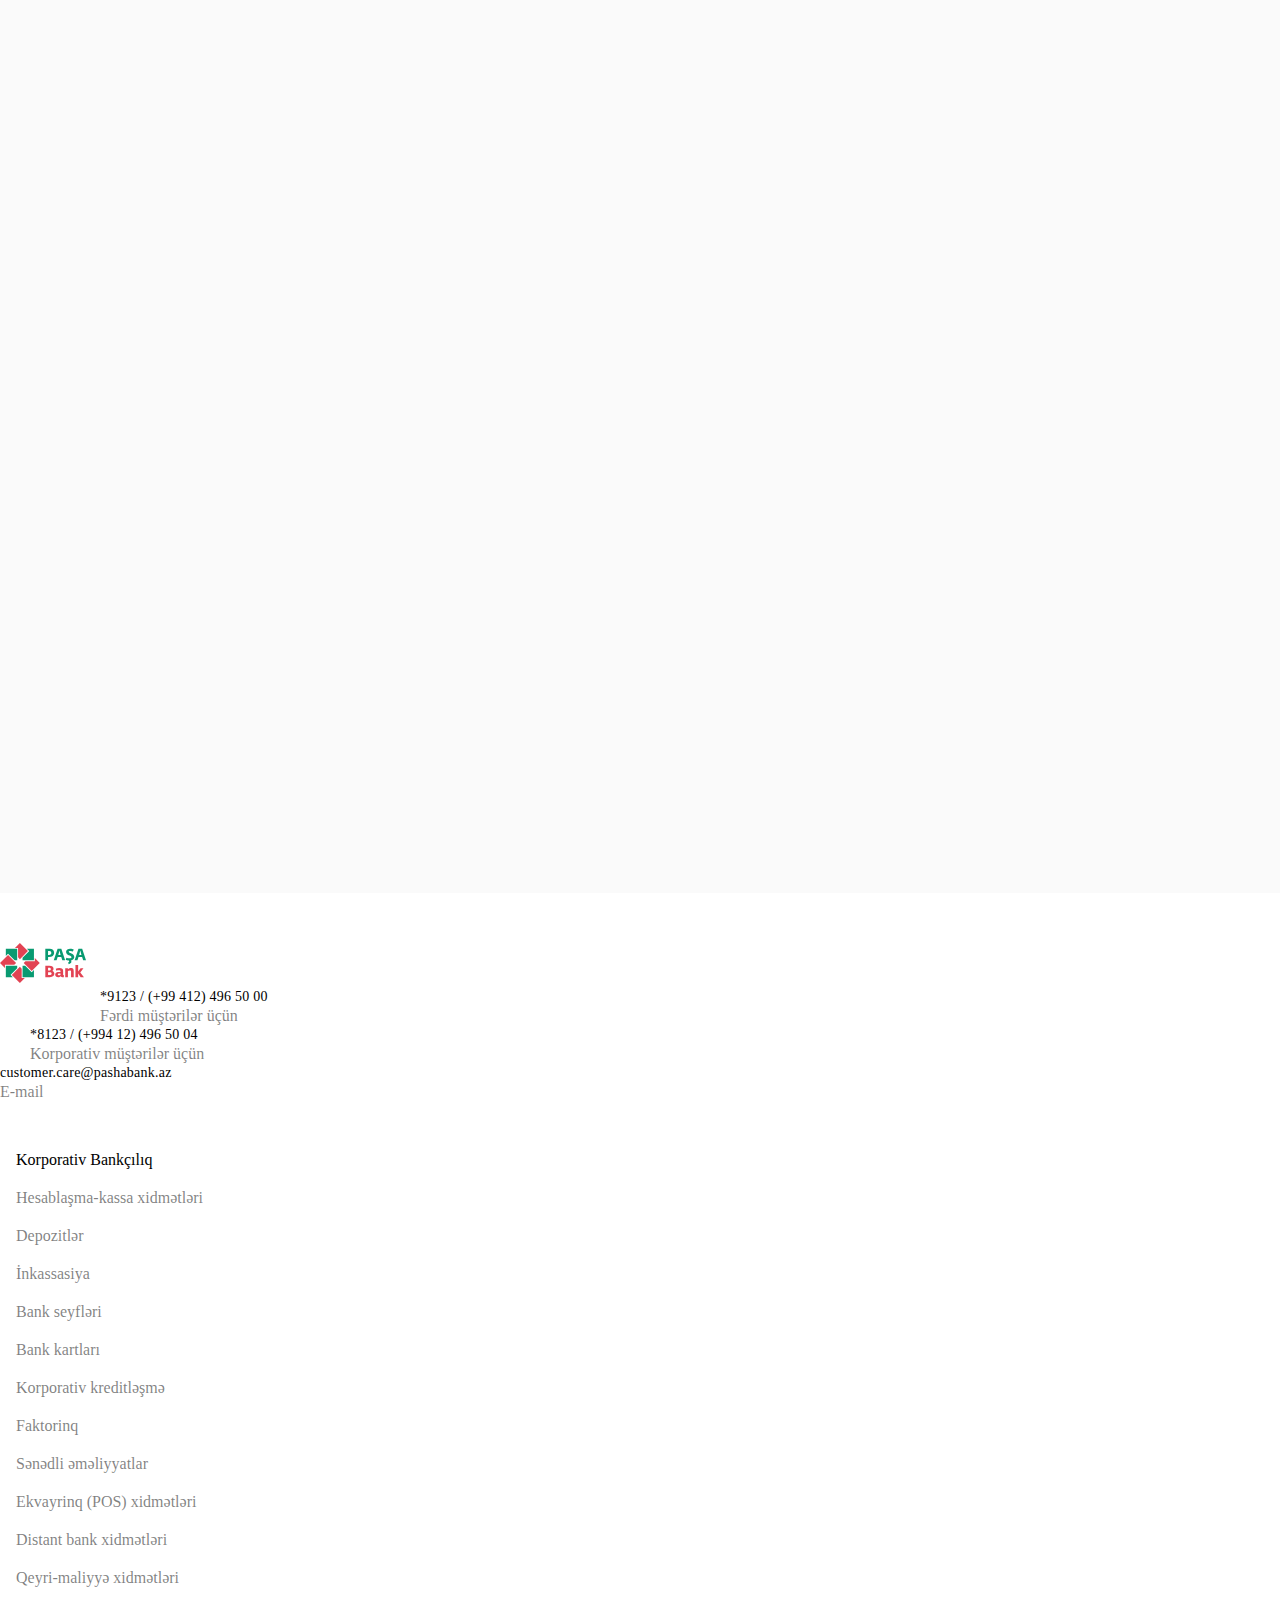
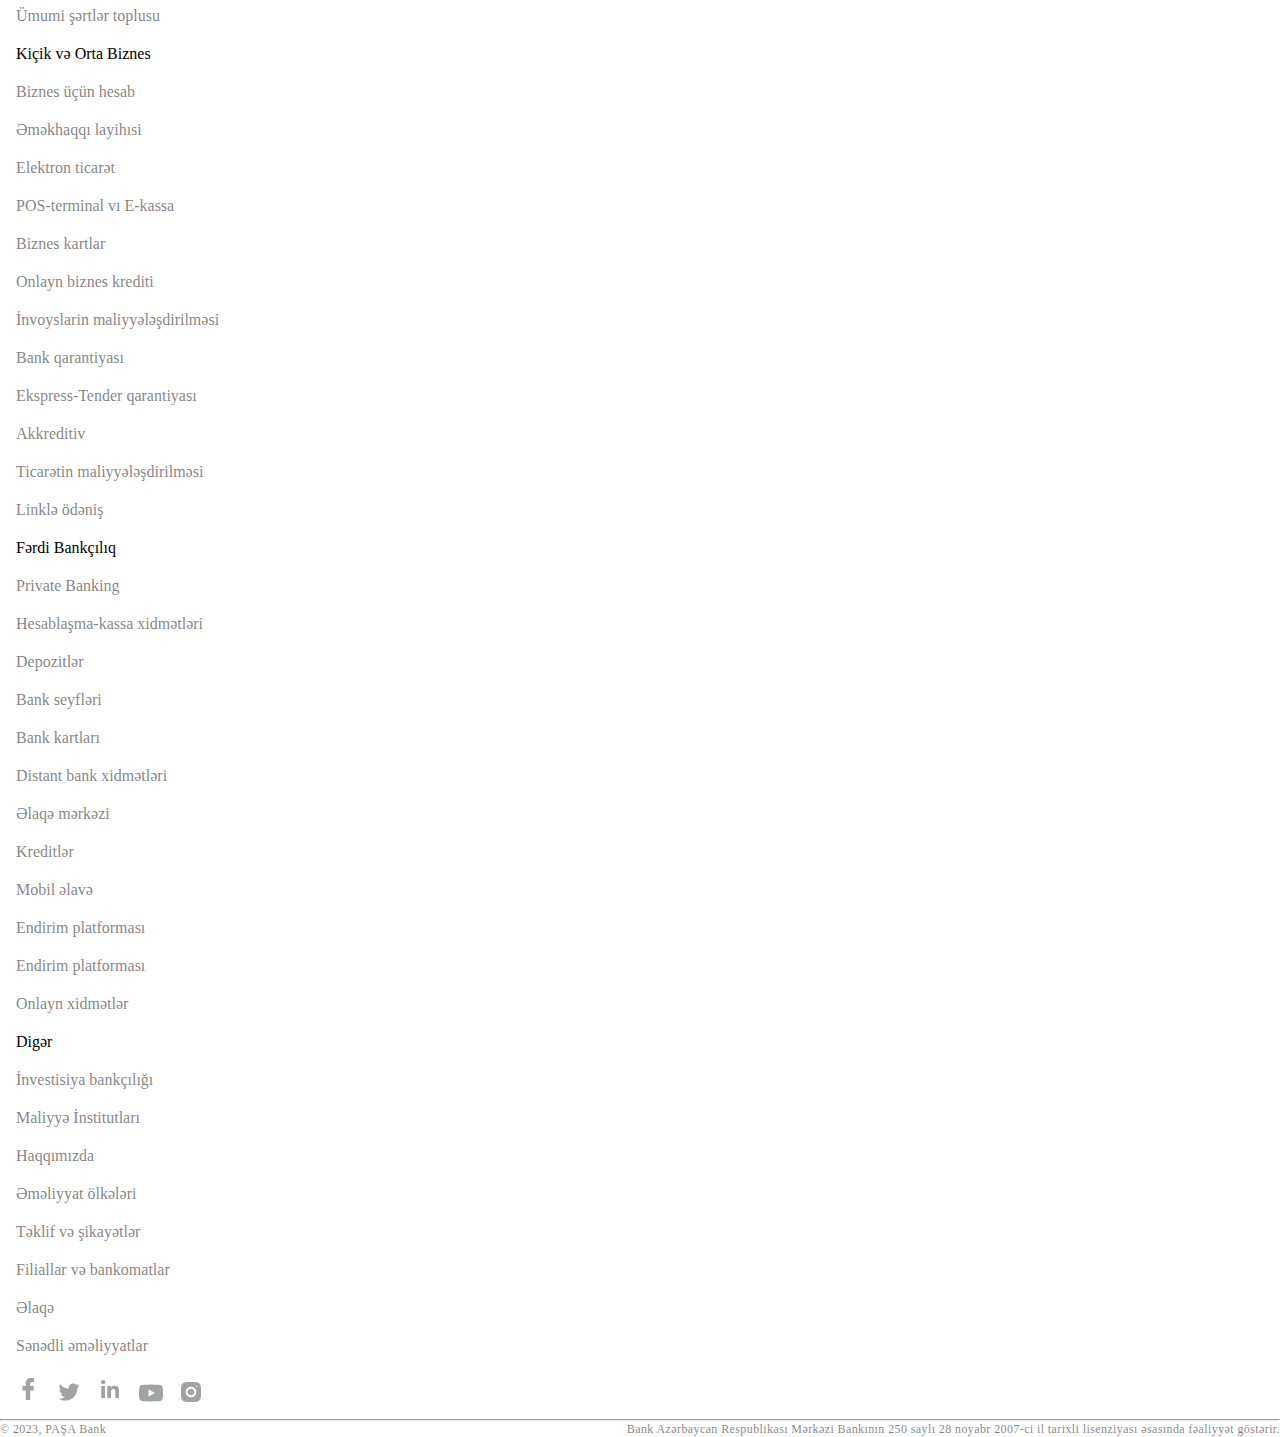
<file: Pages/Business cards/businesscard.html>
<!DOCTYPE html>
<html lang="en">
<head>
    <meta charset="UTF-8">
    <meta http-equiv="X-UA-Compatible" content="IE=edge">
    <meta name="viewport" content="width=device-width, initial-scale=1.0">
    <link
    rel="stylesheet"
    href="https://cdn.jsdelivr.net/npm/bootstrap@4.6.2/dist/css/bootstrap.min.css"
    integrity="sha384-xOolHFLEh07PJGoPkLv1IbcEPTNtaed2xpHsD9ESMhqIYd0nLMwNLD69Npy4HI+N"
    crossorigin="anonymous"
  />
  <script
    src="https://code.jquery.com/jquery-3.3.1.slim.min.js"
    integrity="sha384-q8i/X+965DzO0rT7abK41JStQIAqVgRVzpbzo5smXKp4YfRvH+8abtTE1Pi6jizo"
    crossorigin="anonymous"
  ></script>
  <script
    src="https://cdn.jsdelivr.net/npm/popper.js@1.14.7/dist/umd/popper.min.js"
    integrity="sha384-UO2eT0CpHqdSJQ6hJty5KVphtPhzWj9WO1clHTMGa3JDZwrnQq4sF86dIHNDz0W1"
    crossorigin="anonymous"
  ></script>
  <script
    src="https://cdn.jsdelivr.net/npm/bootstrap@4.3.1/dist/js/bootstrap.min.js"
    integrity="sha384-JjSmVgyd0p3pXB1rRibZUAYoIIy6OrQ6VrjIEaFf/nJGzIxFDsf4x0xIM+B07jRM"
    crossorigin="anonymous"
  ></script>
  <link
    rel="stylesheet"
    href="https://fonts.googleapis.com/css2?family=Material+Symbols+Outlined:opsz,wght,FILL,GRAD@20..48,100..700,0..1,-50..200"
  />
    <link rel="stylesheet" href="./assets/businesscard.css">
    <script src="../Business cards/Js/businesscard.js" defer type="module"></script>
    <title>Business cards</title>
</head>
<body>
  <!-- HEADER START -->
  <header id="business-card-header">
    <section class="loading">
      <div class="loading-content">
        <img src="../../assets/images/logo.svg" >
        <h2>Paşa banka xoş gəlmisiniz</h2>
      </div>
    </section>
    <section id="navbar">
      <div class="container-navbar">
        <div class="hamburger-nav">
          <span class="material-symbols-outlined hamburger-menu"> menu </span>
          <span class="material-symbols-outlined d-none"> close </span>
        </div>

        <div class="logo">
          <a href="../../index.html">
            <img src="../../assets/images/logo.svg" alt="Pasha Logo" />
          </a>
        </div>
        <div class="header-menu">
          <ul>
            <li><a  data-check="business" class="business">Biznes üçün xidmətlər</a>  </li>
            <li > <a  class="credit">Kreditlər</a> </li>
            <li ><a  class="factoring"> Faktorinq</a></li>
            <li ><a  class="transaction">Sənədli əməliyyatlar</a> </li>
            <li ><a  class="additional-operations">Əlavə xidmətlər</a>
              
            </li>
          </ul>
        </div>
        <div class="header-button">
          <button class="btn btn-nav">Daxil Ol</button>
        </div>
      </div>
      <div class="responsive-nav d-none">
        <ul>
          <li class="business-responsive">
            Biznes üşün xidmətlər
            <ul class="ul-business d-none">
              <li><a  href="https://sme.pashabank.az/tariff">Tariflər</a></li>
              <li><a href="https://gro.az/">GRO platforması</a></li>
              <li><a href="../Accounts/account.html">Biznes üçün hesab</a></li>
              <li><a href="../Salary cards/salarycards.html">Əməkhaqqi layihısi</a></li>
              <li><a href="../Payments/payment.html">Ödənişlər</a></li>
              <li><a href="../Business cards/businesscard.html">Biznes kartlar</a></li>
              <li><a href="../Pages/POS-Terminal/posterminal.html">POS terminal və E-kassa</a></li>
              <li><a href="../E-commerce/ecommerce.html">Elektron ticarət</a></li>
              <li><a href="https://sme.pashabank.az/pay-by-link">Linklə ödəniş</a></li>
            </ul>
          </li>
          <li class="credit-responsive">
            Kreditlər
            <ul class="ul-credit d-none">
              <li><a href="../Business credit/businesscredit.html">Onlayn biznes kreditləri</a></li>
              <li><a href="../Business loan/loan.html">Biznes kreditləri</a></li>
              <li><a href="https://www.pashabank.az/sme_banking/az/node/51">Gömrük kartı üzrə kredit xətti</a></li>
              <li><a href="../SIF credit/sifcredit.html">SİF Kreditləri</a></li>
            </ul>
            
          </li>
          <li class="factoring-responsive">
              Faktorinq
              <ul class="ul-factoring d-none">
              <li><a href="https://www.pashabank.az/sme_banking/az/node/29">Invoysların maliyyələşdirilməsi</a></li>
              <li><a href="https://www.pashabank.az/sme_banking/az/sme_purchase_order_finance">Alış sifarişi əsasında maliyyələşmə</a></li>
              <li><a href="../POS-Terminal/posterminal.html">Təchizat zəncirinin maliyyələşdirilməsi</a></li>
              </ul>
          </li>
          <li class="transaction-responsive">
              Sənədli əməliyyatlar
               <ul class="ul-transaction d-none">
              <li><a href="../Accounts/account.html">Ekspress-Tender qarantiyası</a></li>
              <li><a href="https://www.pashabank.az/sme_banking/az/node/38">Ticarətin maliyyələşdirilməsi</a></li>
              <li><a href="../Guarantees/guarantees.html">Bank qarantiyası</a></li>
              <li><a href="https://www.pashabank.az/sme_banking/az/node/36">Akkreditiv</a></li>
              <li><a href="https://www.pashabank.az/sme_banking/az/node/37">İnkasso</a></li>
               </ul>
          </li>
          <li class="additional-responsive">
               Əlavə xidmətlər
           <ul class="ul-additional d-none">
              <li><a href="https://www.pashabank.az/sme_banking/az/node/12">Inkassasiya</a></li>
              <li><a href="https://www.pashabank.az/sme_banking/az/node/14">Depozitlər</a></li>
              <li><a href="https://www.pashabank.az/sme_banking/az/node/14">Bank seyfləri</a></li>
              <li><a href="https://www.pashabank.az/sme_banking/az/node/14">Bulud CRM</a></li>
              <li><a href="https://www.pashabank.az/sme_banking/az/node/14">ÇatBot</a></li>
              <li><a href="https://www.pashabank.az/sme_banking/az/node/14">Elektron-ticarət üçün mobil tətbiq</a></li>
              <li><a href="https://www.pashabank.az/sme_banking/az/node/14">Umico MasterPass</a></li>
              <li><a href="https://www.pashabank.az/sme_banking/az/node/14">PAŞA Biznes</a></li>
           </ul>
          </li>
        </ul>
      </div>
      <div class="header-info d-none">
        <div class="container">
          <div class="forbusiness d-none">
            <ul>
              <li><a data-check="business" href="https://sme.pashabank.az/tariff">Tariflər</a></li>
              <li><a data-check="business" href="https://gro.az/">GRO platforması</a></li>
              <li><a data-check="business" href="../Accounts/account.html">Biznes üçün hesab</a></li>
              <li><a data-check="business" href="../Salary cards/salarycards.html">Əməkhaqqi layihısi</a></li>
              <li><a data-check="business" href="../Payments/payment.html">Ödənişlər</a></li>
            </ul>
            <ul>
              <li><a data-check="business" href="../Business cards/businesscard.html">Biznes kartlar</a></li>
              <li><a data-check="business" href="../POS-Terminal/posterminal.html">POS terminal və E-kassa</a></li>
              <li><a data-check="business" href="../E-commerce/ecommerce.html">Elektron ticarət</a></li>
              <li><a data-check="business" href="https://sme.pashabank.az/pay-by-link">Linklə ödəniş</a></li>
            </ul>
          </div>
          <div class="forcredit d-none">
            <ul>
              <li><a data-check="credit" href="../Business credit/businesscredit.html">Onlayn biznes kreditləri</a></li>
              <li><a data-check="credit" href="../Business loan/loan.html">Biznes kreditləri</a></li>
              <li><a data-check="credit" href="https://www.pashabank.az/sme_banking/az/node/51">Gömrük kartı üzrə kredit xətti</a></li>
              <li><a data-check="credit" href="../SIF credit/sifcredit.html">SİF Kreditləri</a></li>
            </ul>
          </div>
          <div class="forfactoring d-none">
            <ul>
              <li><a data-check="factoring" href="https://www.pashabank.az/sme_banking/az/node/29">Invoysların maliyyələşdirilməsi</a></li>
              <li><a data-check="factoring" href="https://www.pashabank.az/sme_banking/az/sme_purchase_order_finance">Alış sifarişi əsasında maliyyələşmə</a></li>
              <li><a data-check="factoring" href="../POS-Terminal/posterminal.html">Təchizat zəncirinin maliyyələşdirilməsi</a></li>
            </ul>
          </div>
          <div class="fortransaction d-none">
            <ul>
              <li><a data-check="transaction" href="../Accounts/account.html">Ekspress-Tender qarantiyası</a></li>
              <li><a data-check="transaction" href="https://www.pashabank.az/sme_banking/az/node/38">Ticarətin maliyyələşdirilməsi</a></li>
              <li><a data-check="transaction" href="../Guarantees/guarantees.html">Bank qarantiyası</a></li>
              <li><a data-check="transaction" href="https://www.pashabank.az/sme_banking/az/node/36">Akkreditiv</a></li>
              <li><a data-check="transaction" href="https://www.pashabank.az/sme_banking/az/node/36">İnkasso</a></li>
            </ul>
          </div>
          <div class="foradditional-operations d-none">
            <ul>
              <li><a data-check="operations" href="https://www.pashabank.az/sme_banking/az/node/12">Inkassasiya</a></li>
              <li><a data-check="operations" href="https://www.pashabank.az/sme_banking/az/node/14">Depozitlər</a></li>
              <li><a data-check="operations"  href="https://www.pashabank.az/sme_banking/az/node/14">Bank seyfləri</a></li>
              <li><a data-check="operations" href="https://www.pashabank.az/sme_banking/az/node/14">Bulud CRM</a></li>
            </ul>
            <ul>
              <li><a data-check="operations" href="https://www.pashabank.az/sme_banking/az/node/14">ÇatBot</a></li>
              <li><a data-check="operations" href="https://www.pashabank.az/sme_banking/az/node/14">Elektron-ticarət üçün mobil tətbiq</a></li>
              <li><a data-check="operations" href="https://www.pashabank.az/sme_banking/az/node/14">Umico MasterPass</a></li>
              <li><a data-check="operations" href="https://www.pashabank.az/sme_banking/az/node/14">PAŞA Biznes</a></li>
            </ul>
          </div>
        </div>
      </div>
    </section>
  </header>
  <!-- HEADER END -->
      <main>
        <!-- SLIDER START -->
<section id="slider-business-card">
        <div id="slider-account">
            <div class="container">
                <div class="row">
                    <div class="slider-account-content col-md-6 col-sm-12 ">
                    <h1>
                        
                        Biznes xərclərinizə uyğun korporativ kart 
                        
                    </h1>
                    <p>
                       
                        Ezamiyyə xərcləri, aviabiletlərin alışı, kommunal, gömrük və digər biznes xərcləri üçün istifadə olunan kartlardan yararlanın
                        
                    </p>
                    <a href="https://pashabank.digital/login#/" class="btn ">
                        
                        Sifariş et 
                            
                    </a>
                </div>
                </div>
            </div>
           </div>
        </section>
        <!-- SLIDER END -->
        <!-- USAGE START -->

<section id="business-card-usage">
<div class="container">
    <div class="row">
     <div class="col-md-6 usage-content">
        <h4>
        <span>
            Dünyanın 200-dək
        </span>
        <br>
        ölkəsində istifadə olunan
        <h6>İstəkləriniz üçün güclü bir dəlil</h6>
    </h4>
        <p>
            PAŞA bank MasterCard və VISA beynəlxalq sistemlərinin ödəniş kartlarını təklif edir
        </p>
                 <img src="../../assets/images/visa.PNG" width="200" height="80" alt="visa">   
     </div>
     <div class="col-md-6 usage-image">
        <img src="../../assets/images/map.PNG" alt="map">
     </div>

    </div>
</div>


</section>
<!-- USAGE END -->
<!-- INFO START -->
<section id="business-card-info">
<div class="container">
    <div class="row">
       
            <div class="card-photo  col-md-4 col-12 ">
                <img src="../../assets/images/business-card-info.png" alt="business card ">
            </div>
            <div class="card-content  col-md-8">
                <h2>Korporativ kart</h2>
                <p>
                    Şirkətin biznes fəaliyyəti ilə bağlı rəhbər şəxsləri və əməkdaşları tərəfindən Ezamiyyə və nümayəndəlik xərcləri, avia və sair biletlərin alışı, oteldə otaq sifarişi, avtomobil icarəsi, kommunal, rabitə və digər təsərrüfat xərclərinin ödənişi üçün istifadə olunan sadələşdirilmiş vergi (2%) ödəyiciləri üçün nəzərdə tutulmuş kart
                </p>
                <div class="card-content-about">
                    <div class="col-md-3 ">
                        <p>
                            Kartın növü
                        </p>
                        <p>
                            MasterCard Business/ Visa Business
                        </p>
                    </div>
                    <div class="col-md-3 ">
                        <p>
                            Kartın valyutası
                        </p>
                        <p>
                            AZN/ USD/ GBP/ EUR
                        </p>
                    </div>
                    <div class="col-md-3 ">
                        <p>
                            Kartın müddəti 
                        </p>
                        <p>3 il</p>
                    </div>
                    <div class="col-md-3 col-sm-12">
                        <p>
                            Nağdlaşdırma limiti
                        </p>
                        <p>
                            
                            Qanunvericiliyə və Bankın daxili qaydalarına uyğun
                                                    
                        </p>
                    </div>
                </div>
                <div class="card-content-buttons">
                    <a href="https://pashabank.digital/login#/" class="btn">Sifariş et </a>
                    <button class="btn-card-about btn-corporativ">Ətraflı</button>
                </div>
            </div>
       
   
                <div class="card-details section-corporativ d-none">
                   
                    <div class="row justify-content-around">
                        <div class="card-details-item col-md-6 d-flex">
                            <div class="card-details-image">
                                <img src="../../assets/images/compgreen.PNG">
                            </div>
                            <div class="card-details-content">
                                <h6>
                                    Onlayn xidmət
                                </h6>
                                <p>
                                    
                                    Banka gəlmədən xidmətlərindən istifadə imkanı
                                            
                                </p>
                            </div>
                           
                            
                        </div>
                        <div class="card-details-item col-md-6  d-flex">
                            <div class="card-details-image">
                                <img src="../../assets/images/senedcard.PNG">
                            </div>
                            <div class="card-details-content">
                                <h6>
                                    
                                    Ünvana təhvil
                                        
                                </h6>
                                <p>
                                    
                                   
                                    Bakı üzrə istənilən yerə kartın çatdırılması
                                        
                                            
                                </p>
                            </div>
                        </div>
                        <div class="card-details-item col-md-6 d-flex">
                            <div class="card-details-image">
                                <img src="../../assets/images/monet.PNG" class="ml-">
                            </div>
                            <div class="card-details-content">
                                <h6>
                                    
                                    Karta mədaxil
                                        
                                </h6>
                                <p>
                                    
                                   
                                    PAŞA Bank və Kapital Bank ATM-ləri, MilliOn/ eManat/ KorpOn ADM-ləri və Kartdan karta köçürmə
                                        
                                            
                                </p>
                            </div>
                        </div>
                        <div class="card-details-item  col-md-6 d-flex">
                            <div class="card-details-image ">
                                <img src="../../assets/images/baggreen.PNG">
                            </div>
                            <div class="card-details-content">
                                <h6>
                                   
                                    Kredit xətti
                                        
                                </h6>
                                <p>
                                    
                                  
                                    İndividual tətbiq olunur
                                           
                                </p>
                            </div>
                            
                        </div>

                    </div>
                   
                </div>




       
      
            <div class="card-photo  col-md-4 col-12 ">
                <img src="../../assets/images/tajir-card.png" alt="tajir card ">
            </div>
            <div class="card-content  col-md-8">
                <h2>Tacir kartı</h2>
                <p>

                    Hüquqi şəxs və ya fərdi sahibkarın biznes fəaliyyəti ilə bağlı bütün xərclərini qarşılayan ƏDV (18%) ödəyiciləri üçün nəzərdə tutulmuş kart. Bu kart məhsulu Distributorlardan mal alarkən PAŞA Bankın POS terminalları vasitəsi ilə avtomatik olaraq vergi (ƏDV) xərclərini ödəmək imkanı yaradır
                </p>
                <div class="card-content-about">
                    <div class="col-md-3 ">
                        <p>
                            Kartın növü
                        </p>
                        <p>
                            MasterCard Business/ Visa Business
                        </p>
                    </div>
                    <div class="col-md-3 ">
                        <p>
                            Kartın valyutası
                        </p>
                        <p>
                            AZN/ USD/ GBP/ EUR
                        </p>
                    </div>
                    <div class="col-md-3 ">
                        <p>
                            Kartın müddəti 
                        </p>
                        <p>3 il</p>
                    </div>
                    <div class="col-md-3 col-sm-12">
                        <p>
                            Nağdlaşdırma limiti
                        </p>
                        <p>
                            
                            Qanunvericiliyə və Bankın daxili qaydalarına uyğun
                                                    
                        </p>
                    </div>
                </div>
                <div class="card-content-buttons">
                    <a href="https://pashabank.digital/login#/" class="btn">Sifariş et </a>
                    <button class="btn-card-about btn-tajir">Ətraflı</button>
                </div>
            </div>
       
    
                <div class="card-details section-tajir d-none">
                   
                    <div class="row justify-content-around">
                        <div class="card-details-item col-md-6 d-flex">
                            <div class="card-details-image">
                                <img src="../../assets/images/compgreen.PNG">
                            </div>
                            <div class="card-details-content">
                                <h6>
                                    Onlayn xidmət
                                </h6>
                                <p>
                                    
                                    Banka gəlmədən xidmətlərindən istifadə imkanı
                                            
                                </p>
                            </div>
                           
                            
                        </div>
                        <div class="card-details-item col-md-6  d-flex">
                            <div class="card-details-image">
                                <img src="../../assets/images/senedcard.PNG">
                            </div>
                            <div class="card-details-content">
                                <h6>
                                    
                                    Ünvana təhvil
                                        
                                </h6>
                                <p>
                                    
                                   
                                    Bakı üzrə istənilən yerə kartın çatdırılması
                                        
                                            
                                </p>
                            </div>
                        </div>
                        <div class="card-details-item col-md-6 d-flex">
                            <div class="card-details-image">
                                <img src="../../assets/images/monet.PNG" class="ml-">
                            </div>
                            <div class="card-details-content">
                                <h6>
                                    
                                    Karta mədaxil
                                        
                                </h6>
                                <p>
                                    
                                   
                                    PAŞA Bank və Kapital Bank ATM-ləri, MilliOn/ eManat/ KorpOn ADM-ləri və Kartdan karta köçürmə
                                        
                                            
                                </p>
                            </div>
                        </div>
                        <div class="card-details-item  col-md-6 d-flex">
                            <div class="card-details-image ">
                                <img src="../../assets/images/baggreen.PNG">
                            </div>
                            <div class="card-details-content">
                                <h6>
                                   
                                    Kredit xətti
                                        
                                </h6>
                                <p>
                                    
                                  
                                    İndividual tətbiq olunur
                                        
                                            
                                </p>
                            </div>
                            
                        </div>
                        
                      
    



                    </div>
                   
                </div>
        </div>
      <div class="row">
        <div class="card-photo  col-md-4 col-12 ">
            <img src="../../assets/images/customs-card.png" alt="customs card ">
        </div>
        <div class="card-content  col-md-8">
            <h2>Gömrük kartı</h2>
            <p>

                Hüquqi şəxs və ya fərdi sahibkarın gömrük xərclərinin nağdsız ödənilməsi üçün istifadə olunan kart. Mədaxil edilmiş vəsaitlər yalnız gömrük ödənişləri üçün (POS və HÖP vasitəsi ilə (portalda yalnız gömrük ödənişləri)) istifadə edilə bilər
            </p>
            <div class="card-content-about">
                <div class="col-md-3 ">
                    <p>
                        Kartın növü
                    </p>
                    <p>
                        MasterCard Business/ Visa Business
                    </p>
                </div>
                <div class="col-md-3 ">
                    <p>
                        Kartın valyutası
                    </p>
                    <p>
                        AZN/ USD/ GBP/ EUR
                    </p>
                </div>
                <div class="col-md-3 ">
                    <p>
                        Kartın müddəti 
                    </p>
                    <p>3 il</p>
                </div>
                <div class="col-md-3 col-sm-12">
                    <p>
                        Nağdlaşdırma limiti
                    </p>
                    <p>
                        
                        Qanunvericiliyə və Bankın daxili qaydalarına uyğun
                                                
                    </p>
                </div>
            </div>
            <div class="card-content-buttons">
                <a href="https://pashabank.digital/login#/" class="btn">Sifariş et </a>
                <button class="btn-card-about btn-customs">Ətraflı</button>
            </div>
        </div>
      </div>
          
       

                <div class="card-details  section-customs d-none">
                   
                    <div class="row justify-content-around">
                        <div class="card-details-item col-md-6 d-flex">
                            <div class="card-details-image">
                                <img src="../../assets/images/compgreen.PNG">
                            </div>
                            <div class="card-details-content">
                                <h6>
                                    Onlayn xidmət
                                </h6>
                                <p>
                                    
                                    Banka gəlmədən xidmətlərindən istifadə imkanı
                                            
                                </p>
                            </div>
                           
                            
                        </div>
                        <div class="card-details-item col-md-6  d-flex">
                            <div class="card-details-image">
                                <img src="../../assets/images/senedcard.PNG">
                            </div>
                            <div class="card-details-content">
                                <h6>
                                    
                                    Ünvana təhvil
                                        
                                </h6>
                                <p>
                                    
                                   
                                    Bakı üzrə istənilən yerə kartın çatdırılması
                                        
                                            
                                </p>
                            </div>
                        </div>
                        <div class="card-details-item col-md-6 d-flex">
                            <div class="card-details-image">
                                <img src="../../assets/images/monet.PNG" class="ml-">
                            </div>
                            <div class="card-details-content">
                                <h6>
                                    
                                    Karta mədaxil
                                        
                                </h6>
                                <p>
                                   
                                    PAŞA Bank və Kapital Bank ATM-ləri, MilliOn/ eManat/ KorpOn ADM-ləri və Kartdan karta köçürmə
                                        
                                            
                                </p>
                            </div>
                        </div>
                        <div class="card-details-item  col-md-6 d-flex">
                            <div class="card-details-image ">
                                <img src="../../assets/images/baggreen.PNG">
                            </div>
                            <div class="card-details-content">
                                <h6>
                                   
                                    Kredit xətti
                                        
                                </h6>
                                <p>    
                                    İndividual tətbiq olunur         
                                </p>
                            </div>
                            
                        </div>

                    </div>
                   
                </div>
        </div>
    </div>
</div>




</section>
<!-- INFO END -->
<!-- ORDER START -->
<section id="business-card-order">
    <div class="container">
        <h2>Kart sifarişi üçün 3 sadə addım</h2>
        <div class="row">
        <div class="col-md-4 ">
            <img src="../../assets/images/order1.PNG" >
            <h6>Şəhadətnamə dublikatı əldə edin</h6>
            <p>Sifariş etmək istədiyiniz kartın valyutasına uyğun şəhadətnamə-dublikatını e-taxes.gov.az saytından banka göndərin </p>
        </div>
        <div class="col-md-4">
            <img src="../../assets/images/order2.PNG" >
            <h6>Sizə uyğun Biznes kartı seçin</h6>
            <p>Biznes fəaliyyətinizə uyğun kartı banka gəlmədən onlayn seçin </p>
        </div>
        <div class="col-md-4">
            <img src="../../assets/images/order3.PNG" >
            <h6>İstədiyiniz ünvana təhvil alın</h6>
            <p>Banka gəlmədən Bakı daxilində istənilən yerdə kartı təhvil alın</p>
            
        </div>
        </div>
    </div>
</section>
<!-- ORDER END -->






<!-- CARD START -->
        <section id="kob-business-card">
        <div id="account-page-kob">
            <div class="container">
              <div class="row">
                <div class="col-md-6 col-sm-12 ">
                  <h3 >
                    Hər ehtiyacınız üçün Biznes kartlar!
                </h3>
                  <div class="d-flex justify-content-between kob-margin">
                    <div>
                      <h6>
                        Şirkətlər üçün
                    </h6>
                       <h5>24/7 onlayn kart sifarişi</h5>
                    </div>
                    <div >
                      <h6>Ödəniş əməliyyatları </h6>
                      <h5>0 AZN-dən başlayaraq</h5>
                    </div>
          
                 
                  </div>
                  <a href="https://www.pashabank.digital/login#/signup" target="_blank" class="btn ">
                    Sifariş et
                </a>
                </div>
              </div>
            </div>
        </div>
        </section>
        <!-- CARD END -->
<!-- FAG START -->
        <section id="accordion-businesscard-fag">
        <div id="accordion-account-fag">
            <div class="container">
              <h2>Ən çox verilən suallar</h2>
              <div class="accordion-account">
            <div class="accordion-act-item">
              <div class="accordion-act-head">
                <a class="accordion-act-header d-flex justify-content-between" >
                  <p>
                    Şəhadətnamə dublikatı necə əldə etmək olar?
                  </p>
                  <span class="material-symbols-outlined">
                    remove
                    </span>
                    
                  </a>
              </div>
            
            
            <div class="accordion-act-body">
              <p>
                Şəhadətnamə-dublikatın əldə edilməsi üçün e-taxes.gov.az ünvanına müraciət edin. Əgər artıq müraciət etmisinizsə, Şəhadətnamə-dublikatı hazır olduğu halda qeyd etdiyiniz nömrəyə SMS xəbərdarlıq alacaqsınız.
            </p>
            </div>
            
            </div>
            <div class="accordion-act-item">
              <div class="accordion-act-head">
                <a  class="accordion-act-header d-flex justify-content-between" >
                  <p>
                    Kartın üzərində ancaq şirkətin adı qeyd olunmalıdır?
                  </p>
                  
                    <span class="material-symbols-outlined ">
                      add
                      </span>
                  </a>
              </div>
            
            
            <div class="accordion-act-body d-none">
              <p>
                Kartın üzərində həm şirkətin adı, həm də kartı istifadə edəcək şəxsin adı qeyd edilə bilər.
             </p>
              
             
            </div>
            </div>
            <div class="accordion-act-item">
              <div class="accordion-act-head">
                <a  class="accordion-act-header d-flex justify-content-between" >
                  <p>
                    Lokal kart “MasterCard Business” kartından nə ilə fərqlənir?
                  </p>
                  
                    <span class="material-symbols-outlined plus">
                      add
                      </span>
                  </a>
              </div>
            
            
            <div class="accordion-act-body d-none">
              <p>
                Lokal kart yalnız ölkədaxili istifadə oluna bilər, “MasterCard Business” kartları isə həm ölkədaxili, həm də ölkə xaricində istifadə oluna bilər.
                        </p>
            </div>
            </div>
              </div>
            </div>
            
        </div>
        </section>
        <!-- FAG END -->



      </main>
      <footer>
        <section id="footer-contacts">
        <div class="container">
          <div class="row"> <li class="footer-icons-responsive">
            <a href="https://www.facebook.com/"><img src="../../assets/images/facebookicon.PNG" alt="facebook"></a>
            <a href="https://www.twitter.com/"><img src="../../assets/images/twittericom.PNG" alt="twitter"></a>
            <a href="https://www.linkedin.com/"><img src="../../assets/images/linkedin.PNG" alt="linkedin"></a>
            <a href="https://www.youtube.com/"><img src="../../assets/images/youtube.PNG" alt="youtube"></a>
            <a href="https://www.instagram.com/"><img src="../../assets/images/instagram.PNG" alt="instagram"></a>
          </li>
            <div class="footer-logo footer-contacts-item">
              <a href="#">
                <img class="logo-none-opacity" src="../../assets/images/logo.svg" alt="logo">
            <img class="logo-opacity" src="../../assets/images/PB-Logo_40.svg" alt="logo with opacity">
            
              </a>
              
            
          </div>
          <div class="footer-contacts-item" id="padding-1">
            <p class="footer-call">
              *9123 / (+99 412) 496 50 00
          </p>
            <p class="footer-label">
              
              Fərdi müştərilər üçün
                                        
            </p>
          </div>
          <div class="footer-contacts-item " id="padding-2">
            <p class="footer-call">
              *8123 / (+994 12) 496 50 04
          </p>
            <p class="footer-label">
              
              Korporativ müştərilər üçün
                                        
            </p>
          </div>
          <div class="footer-contacts-item" id="padding-3">
            <p class="footer-call">
              customer.care@pashabank.az
          </p>
            <p class="footer-label">
              
              E-mail
                                        
            </p>
          </div>
          </div>
        </div>
        </section>
        <section id="footer-navigation">
        <div class="container">
          <div class="row">
            <div class="footer-nav-items ">
              <ul>
              <li>Korporativ Bankçılıq</li>
              <li><a href="https://www.pashabank.az/sme_banking/az/node/14">
                Hesablaşma-kassa xidmətləri
            </a></li>
              
              <li><a href="https://www.pashabank.az/sme_banking/az/node/14">
                Depozitlər
            </a></li>
              <li><a href="https://www.pashabank.az/sme_banking/az/node/14">
                İnkassasiya
            </a></li>
              <li><a href="https://www.pashabank.az/sme_banking/az/node/14">
                Bank seyfləri
            </a></li>
              <li><a href="https://www.pashabank.az/sme_banking/az/node/14">
                Bank kartları
            </a></li>
              <li><a href="https://www.pashabank.az/sme_banking/az/node/14">
                
                Korporativ kreditləşmə
                                    
              </a></li>
              <li><a href="https://www.pashabank.az/sme_banking/az/node/14">
                Faktorinq 
            </a></li>
              <li><a href="https://www.pashabank.az/sme_banking/az/node/14">
                
                Sənədli əməliyyatlar
                                    
              </a></li>
              <li><a href="https://www.pashabank.az/sme_banking/az/node/14">
                Ekvayrinq (POS) xidmətləri
            </a></li>
              <li><a href="https://www.pashabank.az/sme_banking/az/node/14"> 
                Distant bank xidmətləri
            </a></li>
              <li><a href="https://www.pashabank.az/sme_banking/az/node/14">
                Qeyri-maliyyə xidmətləri
            </a></li>
            <li><a href="https://www.pashabank.az/sme_banking/az/node/14">
              
              Ümumi şərtlər toplusu 
                                    
            </a></li>
            </ul>
            </div>
            <div  class="footer-nav-items">
              <ul>
                <li>Kiçik və Orta Biznes</li>
                <li><a href="../Accounts/account.html">
                  Biznes üçün hesab
              </a></li>
                
                <li><a href="https://www.pashabank.az/sme_banking/az/node/14">
                  Əməkhaqqı layihısi
              </a></li>
                <li><a href="../E-commerce/ecommerce.html">
                  Elektron ticarət
              </a></li>
                <li><a href="../POS-Terminal/posterminal.html">
                  POS-terminal vı E-kassa
              </a></li>
                <li><a href="">
                  Biznes kartlar
              </a></li>
                <li><a href="../Business credit/businesscredit.html">
                  
                  Onlayn biznes krediti
                                      
                </a></li>
                <li><a href="https://www.pashabank.az/sme_banking/az/node/14">
                 İnvoyslarin maliyyələşdirilməsi
              </a></li>
                <li><a href="./Pages/Guarantees/guarantees.html">
                  
                  Bank qarantiyası
                                      
                </a></li>
                <li><a href="../Accounts/account.html">
                  Ekspress-Tender qarantiyası
              </a></li>
                <li><a href="https://www.pashabank.az/sme_banking/az/node/36"> 
                  Akkreditiv
              </a></li>
                <li><a href="https://www.pashabank.az/sme_banking/az/node/38">
                  Ticarətin maliyyələşdirilməsi
              </a></li>
              <li><a href="https://www.pashabank.az/sme_banking/az/node/14">
                
                Linklə ödəniş
                                      
              </a></li>
              </ul>
            </div>
            <div  class="footer-nav-items">
              <ul>
                <li>Fərdi Bankçılıq</li>
                <li><a href="https://www.pashabank.az/sme_banking/az/node/14">
                  Private Banking
              </a></li>
                
                <li><a href="https://www.pashabank.az/sme_banking/az/node/14">
                  Hesablaşma-kassa xidmətləri
              </a></li>
                <li><a href="https://www.pashabank.az/sme_banking/az/node/14">
                  Depozitlər
              </a></li>
                <li><a href="https://www.pashabank.az/sme_banking/az/node/14">
                  Bank seyfləri
              </a></li>
                <li><a href="../Business cards/businesscard.html">
                  Bank kartları
              </a></li>
                <li><a href="https://www.pashabank.az/sme_banking/az/node/14">
                  
                Distant bank xidmətləri
                                      
                </a></li>
                <li><a href="https://www.pashabank.az/sme_banking/az/node/14">
                Əlaqə mərkəzi
              </a></li>
                <li><a href="../Business credit/businesscredit.html">
                  
                  Kreditlər
                                      
                </a></li>
                <li><a href="https://www.pashabank.az/sme_banking/az/node/14">
                  Mobil əlavə
              </a></li>
                <li><a href="https://www.pashabank.az/sme_banking/az/node/14"> 
                  Endirim platforması
              </a></li>
                <li><a href="https://www.pashabank.az/sme_banking/az/node/14">
                  Endirim platforması
              </a></li>
              <li><a href="https://www.pashabank.az/sme_banking/az/node/14">
                
               Onlayn xidmətlər
                                      
              </a></li>
              </ul>
            </div>
            <div  class="footer-nav-items">
              <ul >
                <li> Digər</li>
                <li><a href="https://www.pashabank.az/sme_banking/az/node/14">
                 İnvestisiya bankçılığı
              </a></li>
                
                <li><a href="https://www.pashabank.az/sme_banking/az/node/14">
                  Maliyyə İnstitutları
              </a></li>
                <li><a href="https://www.pashabank.az/sme_banking/az/node/14">
                  Haqqımızda
              </a></li>
                <li><a href="https://www.pashabank.az/sme_banking/az/node/14">
                 Əməliyyat ölkələri
              </a></li>
                <li><a href="https://www.pashabank.az/sme_banking/az/node/14">
                  Təklif və şikayətlər
              </a></li>
                <li><a href="https://www.pashabank.az/sme_banking/az/node/14">
                  
                  Filiallar və bankomatlar 
                                      
                </a></li>
                <li><a href="https://www.pashabank.az/sme_banking/az/node/14">
                 Əlaqə
              </a></li>
                <li><a href="https://www.pashabank.az/sme_banking/az/node/14">
                  
                  Sənədli əməliyyatlar
                                      
                </a></li>
                <li class="d-flex footer-icons">
                  <a href="https://www.facebook.com/"><img src="../../assets/images/facebookicon.PNG" alt="facebook"></a>
                  <a href="https://www.twitter.com/"><img src="../../assets/images/twittericom.PNG" alt="twitter"></a>
                  <a href="https://www.linkedin.com/"><img src="../../assets/images/linkedin.PNG" alt="linkedin"></a>
                  <a href="https://www.youtube.com/"><img src="../../assets/images/youtube.PNG" alt="youtube"></a>
                  <a href="https://www.instagram.com/"><img src="../../assets/images/instagram.PNG" alt="instagram"></a>
                </li>
        
                
              </ul>
            </div>
          </div>
        </div>
        </section>
        <hr>
        <section id="footer-copyright">
        <div class="container">
         <div class="copyright-content">
          <p>
            © 2023, PAŞA Bank 
        </p>
        <p>
          
          Bank Azərbaycan Respublikası Mərkəzi Bankının 250 saylı 28 noyabr 2007-ci il tarixli lisenziyası əsasında fəaliyyət göstərir.
                        
        </p>
         </div>
        </div>
        </section>
            </footer>




</body>
</html>
</file>
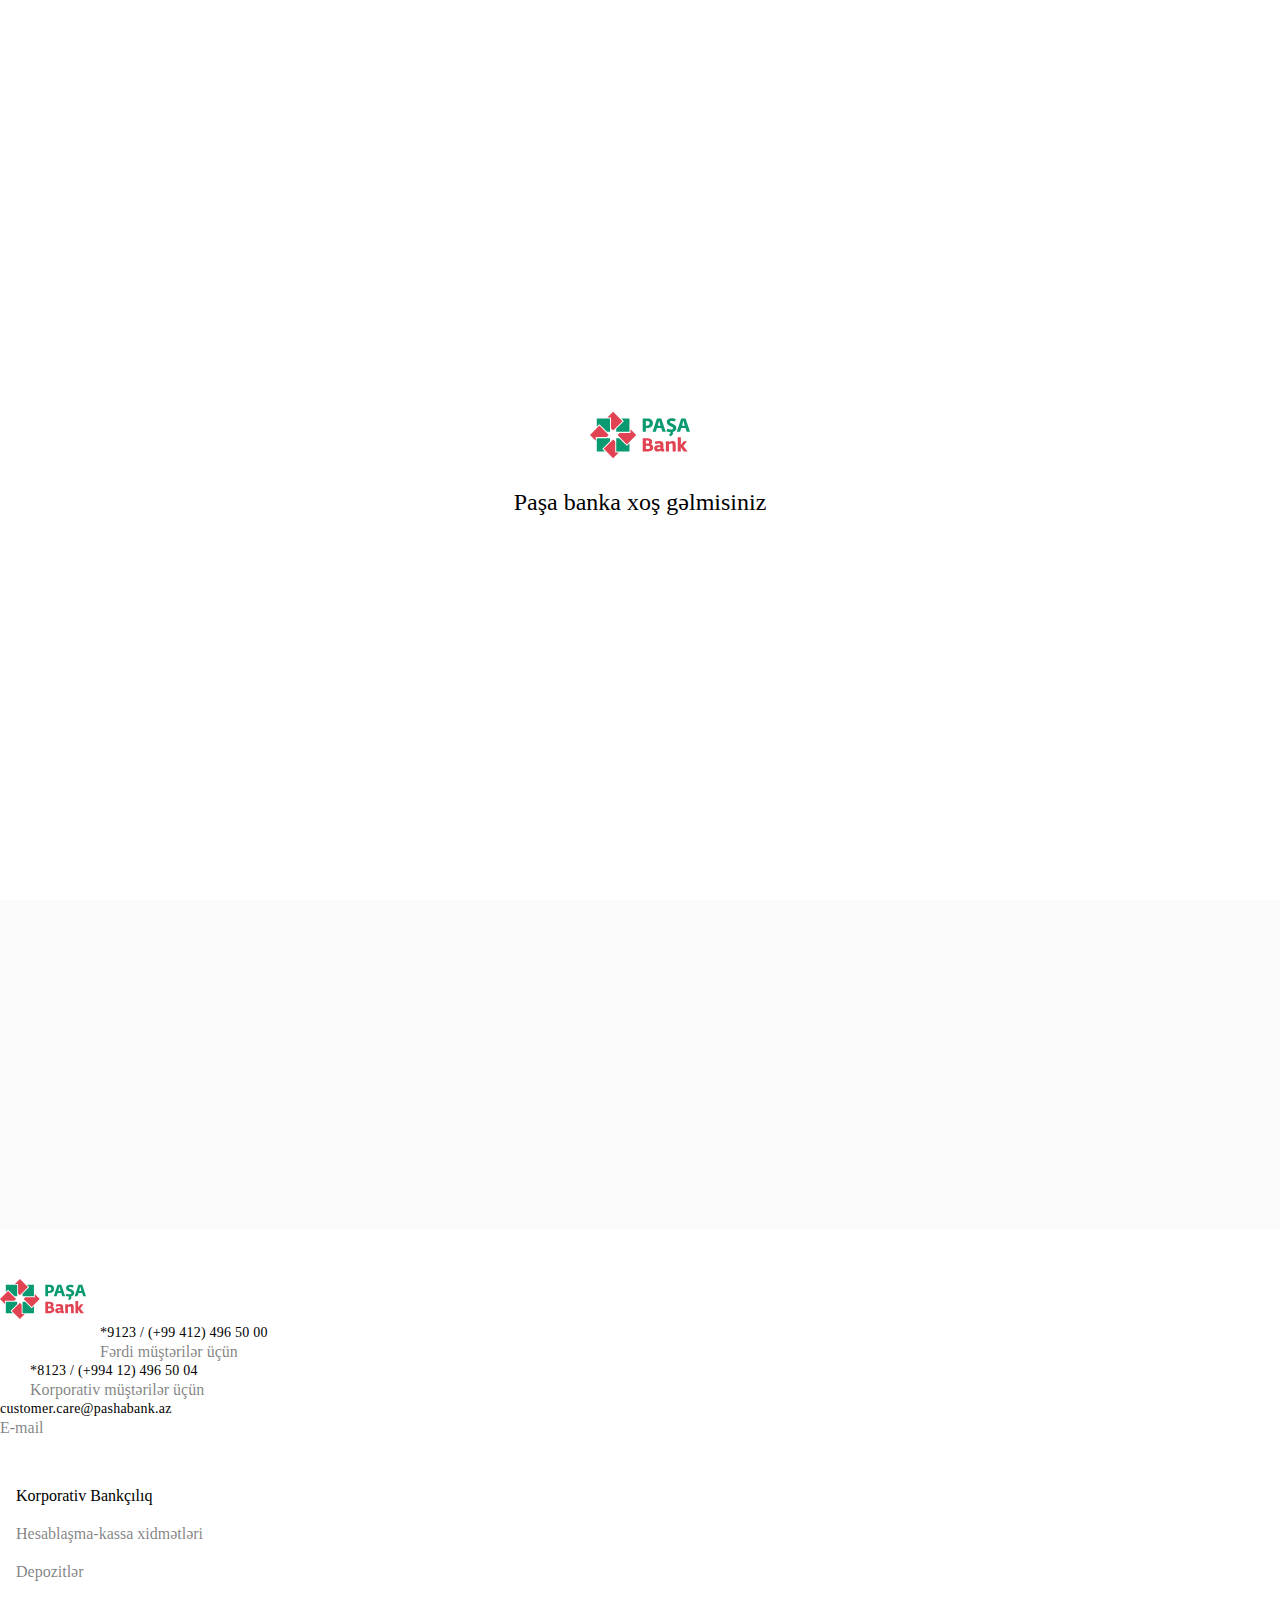
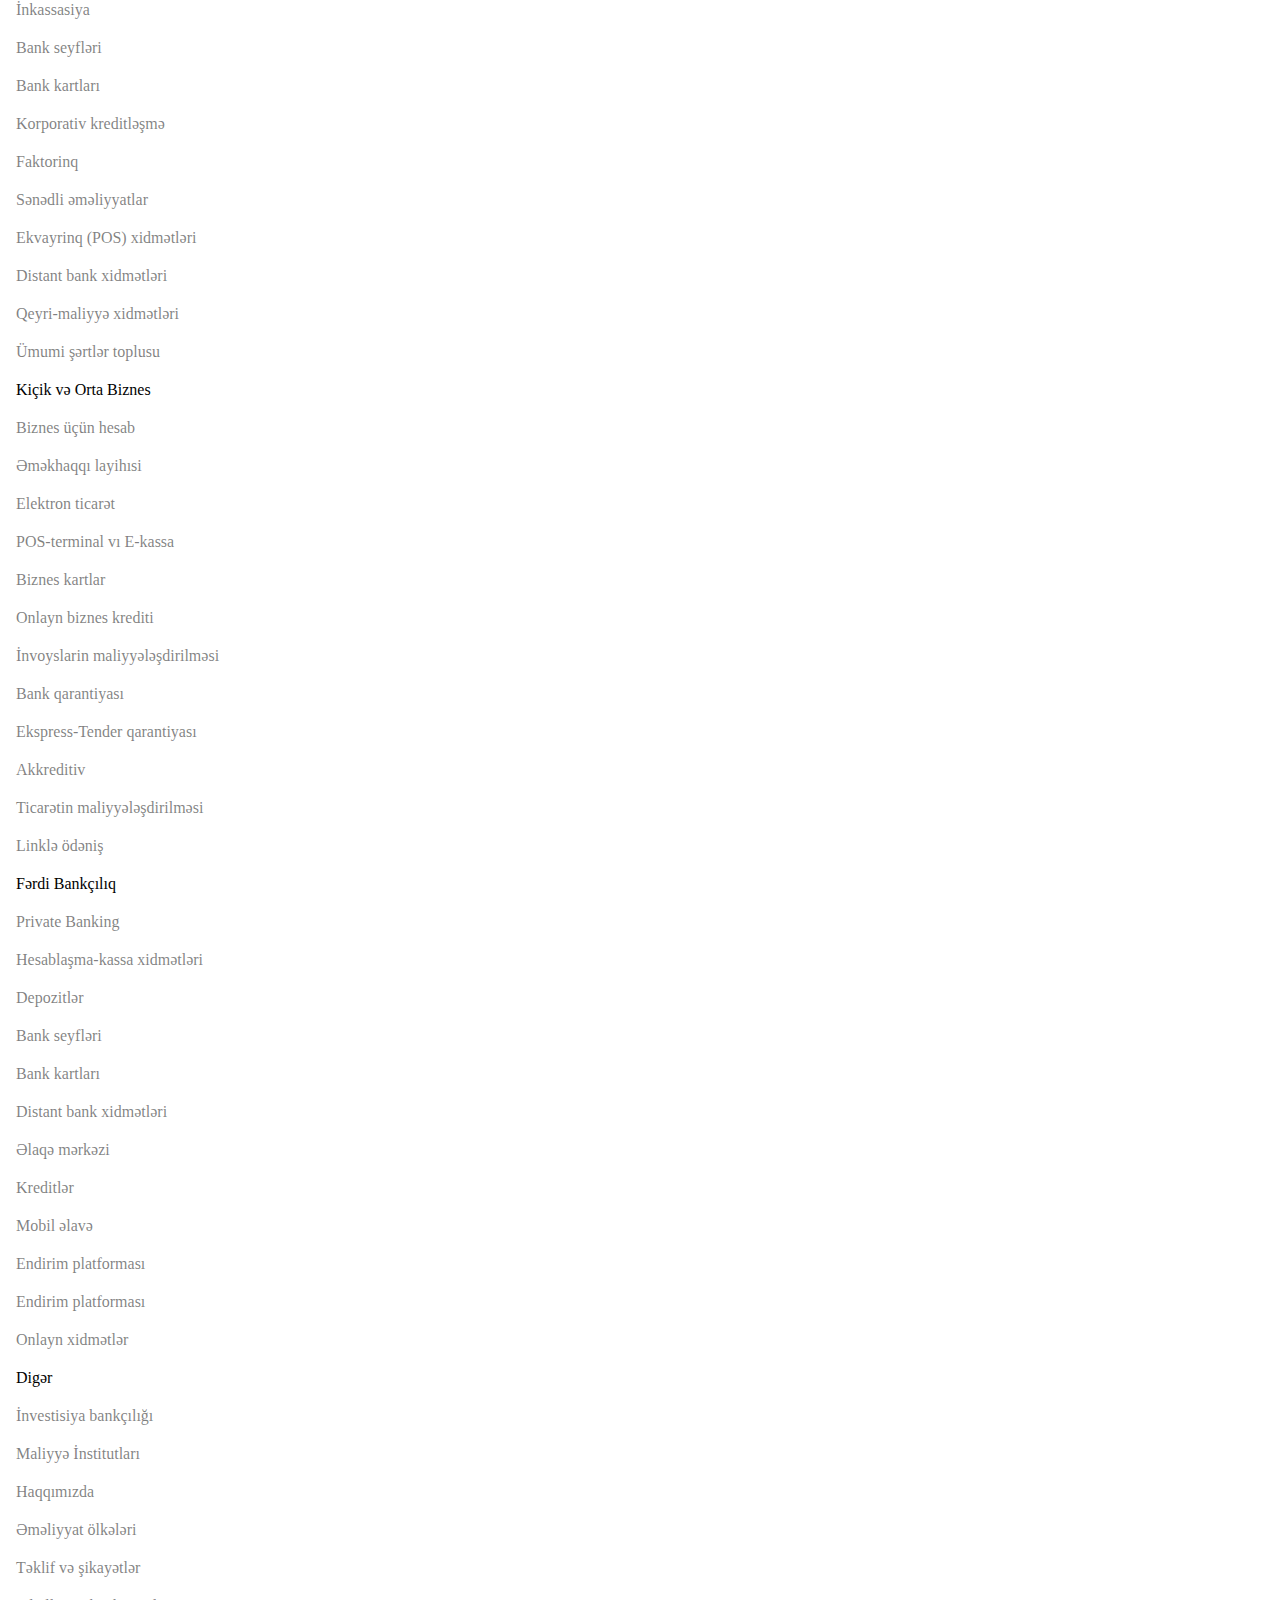
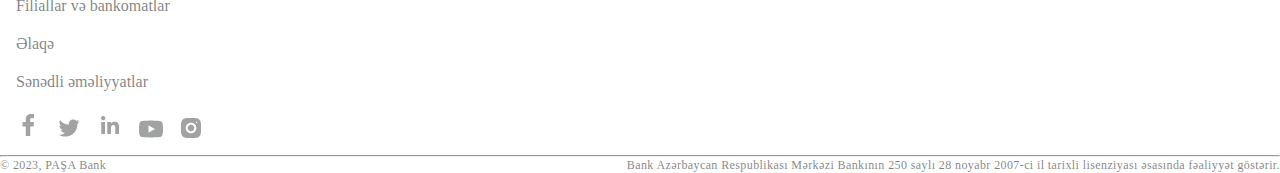
<file: Pages/Business credit/businesscredit.html>
<!DOCTYPE html>
<html lang="en">
  <head>
    <meta charset="UTF-8" />
    <meta http-equiv="X-UA-Compatible" content="IE=edge" />
    <meta name="viewport" content="width=device-width, initial-scale=1.0" />
    <link
      rel="stylesheet"
      href="https://cdn.jsdelivr.net/npm/bootstrap@4.6.2/dist/css/bootstrap.min.css"
      integrity="sha384-xOolHFLEh07PJGoPkLv1IbcEPTNtaed2xpHsD9ESMhqIYd0nLMwNLD69Npy4HI+N"
      crossorigin="anonymous"
    />
    <script
      src="https://code.jquery.com/jquery-3.3.1.slim.min.js"
      integrity="sha384-q8i/X+965DzO0rT7abK41JStQIAqVgRVzpbzo5smXKp4YfRvH+8abtTE1Pi6jizo"
      crossorigin="anonymous"
    ></script>
    <script
      src="https://cdn.jsdelivr.net/npm/popper.js@1.14.7/dist/umd/popper.min.js"
      integrity="sha384-UO2eT0CpHqdSJQ6hJty5KVphtPhzWj9WO1clHTMGa3JDZwrnQq4sF86dIHNDz0W1"
      crossorigin="anonymous"
    ></script>
    <script
      src="https://cdn.jsdelivr.net/npm/bootstrap@4.3.1/dist/js/bootstrap.min.js"
      integrity="sha384-JjSmVgyd0p3pXB1rRibZUAYoIIy6OrQ6VrjIEaFf/nJGzIxFDsf4x0xIM+B07jRM"
      crossorigin="anonymous"
    ></script>
    <link
      rel="stylesheet"
      href="https://fonts.googleapis.com/css2?family=Material+Symbols+Outlined:opsz,wght,FILL,GRAD@20..48,100..700,0..1,-50..200"
    />
    <script src="./Js/businesscredit.js" defer type="module"></script>
    <link rel="stylesheet" href="./assets/businesscredit.css" />
    <title>Business Credit</title>
  </head>
  <body>
    <!-- HEADER START -->
    <header id="businesscredit-header">
      <section class="loading">
        <div class="loading-content">
          <img src="../../assets/images/logo.svg" >
          <h2>Paşa banka xoş gəlmisiniz</h2>
        </div>
      </section>
      <section id="navbar">
        <div class="container-navbar">
          <div class="hamburger-nav">
            <span class="material-symbols-outlined hamburger-menu"> menu </span>
            <span class="material-symbols-outlined d-none"> close </span>
          </div>
  
          <div class="logo">
            <a href="../../index.html">
              <img src="../../assets/images/logo.svg" alt="Pasha Logo" />
            </a>
          </div>
          <div class="header-menu">
            <ul>
              <li><a  data-check="business" class="business">Biznes üçün xidmətlər</a>  </li>
              <li > <a  class="credit">Kreditlər</a> </li>
              <li ><a  class="factoring"> Faktorinq</a></li>
              <li ><a  class="transaction">Sənədli əməliyyatlar</a> </li>
              <li ><a  class="additional-operations">Əlavə xidmətlər</a>
                
              </li>
            </ul>
          </div>
          <div class="header-button">
            <button class="btn btn-nav">Daxil Ol</button>
          </div>
        </div>
        <div class="responsive-nav d-none">
          <ul>
            <li class="business-responsive">
              Biznes üşün xidmətlər
              <ul class="ul-business d-none">
                <li><a  href="https://sme.pashabank.az/tariff">Tariflər</a></li>
                <li><a href="https://gro.az/">GRO platforması</a></li>
                <li><a href="../Accounts/account.html">Biznes üçün hesab</a></li>
                <li><a href="../Salary cards/salarycards.html">Əməkhaqqi layihısi</a></li>
                <li><a href="../Payments/payment.html">Ödənişlər</a></li>
                <li><a href="../Business cards/businesscard.html">Biznes kartlar</a></li>
                <li><a href="../Pages/POS-Terminal/posterminal.html">POS terminal və E-kassa</a></li>
                <li><a href="../E-commerce/ecommerce.html">Elektron ticarət</a></li>
                <li><a href="https://sme.pashabank.az/pay-by-link">Linklə ödəniş</a></li>
              </ul>
            </li>
            <li class="credit-responsive">
              Kreditlər
              <ul class="ul-credit d-none">
                <li><a href="../Business credit/businesscredit.html">Onlayn biznes kreditləri</a></li>
                <li><a href="../Business loan/loan.html">Biznes kreditləri</a></li>
                <li><a href="https://www.pashabank.az/sme_banking/az/node/51">Gömrük kartı üzrə kredit xətti</a></li>
                <li><a href="../SIF credit/sifcredit.html">SİF Kreditləri</a></li>
              </ul>
              
            </li>
            <li class="factoring-responsive">
                Faktorinq
                <ul class="ul-factoring d-none">
                <li><a href="https://www.pashabank.az/sme_banking/az/node/29">Invoysların maliyyələşdirilməsi</a></li>
                <li><a href="https://www.pashabank.az/sme_banking/az/sme_purchase_order_finance">Alış sifarişi əsasında maliyyələşmə</a></li>
                <li><a href="../POS-Terminal/posterminal.html">Təchizat zəncirinin maliyyələşdirilməsi</a></li>
                </ul>
            </li>
            <li class="transaction-responsive">
                Sənədli əməliyyatlar
                 <ul class="ul-transaction d-none">
                <li><a href="../Accounts/account.html">Ekspress-Tender qarantiyası</a></li>
                <li><a href="https://www.pashabank.az/sme_banking/az/node/38">Ticarətin maliyyələşdirilməsi</a></li>
                <li><a href="../Guarantees/guarantees.html">Bank qarantiyası</a></li>
                <li><a href="https://www.pashabank.az/sme_banking/az/node/36">Akkreditiv</a></li>
                <li><a href="https://www.pashabank.az/sme_banking/az/node/37">İnkasso</a></li>
                 </ul>
            </li>
            <li class="additional-responsive">
                 Əlavə xidmətlər
             <ul class="ul-additional d-none">
                <li><a href="https://www.pashabank.az/sme_banking/az/node/12">Inkassasiya</a></li>
                <li><a href="https://www.pashabank.az/sme_banking/az/node/14">Depozitlər</a></li>
                <li><a href="https://www.pashabank.az/sme_banking/az/node/14">Bank seyfləri</a></li>
                <li><a href="https://www.pashabank.az/sme_banking/az/node/14">Bulud CRM</a></li>
                <li><a href="https://www.pashabank.az/sme_banking/az/node/14">ÇatBot</a></li>
                <li><a href="https://www.pashabank.az/sme_banking/az/node/14">Elektron-ticarət üçün mobil tətbiq</a></li>
                <li><a href="https://www.pashabank.az/sme_banking/az/node/14">Umico MasterPass</a></li>
                <li><a href="https://www.pashabank.az/sme_banking/az/node/14">PAŞA Biznes</a></li>
             </ul>
            </li>
          </ul>
        </div>
        <div class="header-info d-none">
          <div class="container">
            <div class="forbusiness d-none">
              <ul>
                <li><a data-check="business" href="https://sme.pashabank.az/tariff">Tariflər</a></li>
                <li><a data-check="business" href="https://gro.az/">GRO platforması</a></li>
                <li><a data-check="business" href="../Accounts/account.html">Biznes üçün hesab</a></li>
                <li><a data-check="business" href="../Salary cards/salarycards.html">Əməkhaqqi layihısi</a></li>
                <li><a data-check="business" href="../Payments/payment.html">Ödənişlər</a></li>
              </ul>
              <ul>
                <li><a data-check="business" href="../Business cards/businesscard.html">Biznes kartlar</a></li>
                <li><a data-check="business" href="../POS-Terminal/posterminal.html">POS terminal və E-kassa</a></li>
                <li><a data-check="business" href="../E-commerce/ecommerce.html">Elektron ticarət</a></li>
                <li><a data-check="business" href="https://sme.pashabank.az/pay-by-link">Linklə ödəniş</a></li>
              </ul>
            </div>
            <div class="forcredit d-none">
              <ul>
                <li><a data-check="credit" href="../Business credit/businesscredit.html">Onlayn biznes kreditləri</a></li>
                <li><a data-check="credit" href="../Business loan/loan.html">Biznes kreditləri</a></li>
                <li><a data-check="credit" href="https://www.pashabank.az/sme_banking/az/node/51">Gömrük kartı üzrə kredit xətti</a></li>
                <li><a data-check="credit" href="../SIF credit/sifcredit.html">SİF Kreditləri</a></li>
              </ul>
            </div>
            <div class="forfactoring d-none">
              <ul>
                <li><a data-check="factoring" href="https://www.pashabank.az/sme_banking/az/node/29">Invoysların maliyyələşdirilməsi</a></li>
                <li><a data-check="factoring" href="https://www.pashabank.az/sme_banking/az/sme_purchase_order_finance">Alış sifarişi əsasında maliyyələşmə</a></li>
                <li><a data-check="factoring" href="../POS-Terminal/posterminal.html">Təchizat zəncirinin maliyyələşdirilməsi</a></li>
              </ul>
            </div>
            <div class="fortransaction d-none">
              <ul>
                <li><a data-check="transaction" href="../Accounts/account.html">Ekspress-Tender qarantiyası</a></li>
                <li><a data-check="transaction" href="https://www.pashabank.az/sme_banking/az/node/38">Ticarətin maliyyələşdirilməsi</a></li>
                <li><a data-check="transaction" href="../Guarantees/guarantees.html">Bank qarantiyası</a></li>
                <li><a data-check="transaction" href="https://www.pashabank.az/sme_banking/az/node/36">Akkreditiv</a></li>
                <li><a data-check="transaction" href="https://www.pashabank.az/sme_banking/az/node/36">İnkasso</a></li>
              </ul>
            </div>
            <div class="foradditional-operations d-none">
              <ul>
                <li><a data-check="operations" href="https://www.pashabank.az/sme_banking/az/node/12">Inkassasiya</a></li>
                <li><a data-check="operations" href="https://www.pashabank.az/sme_banking/az/node/14">Depozitlər</a></li>
                <li><a data-check="operations"  href="https://www.pashabank.az/sme_banking/az/node/14">Bank seyfləri</a></li>
                <li><a data-check="operations" href="https://www.pashabank.az/sme_banking/az/node/14">Bulud CRM</a></li>
              </ul>
              <ul>
                <li><a data-check="operations" href="https://www.pashabank.az/sme_banking/az/node/14">ÇatBot</a></li>
                <li><a data-check="operations" href="https://www.pashabank.az/sme_banking/az/node/14">Elektron-ticarət üçün mobil tətbiq</a></li>
                <li><a data-check="operations" href="https://www.pashabank.az/sme_banking/az/node/14">Umico MasterPass</a></li>
                <li><a data-check="operations" href="https://www.pashabank.az/sme_banking/az/node/14">PAŞA Biznes</a></li>
              </ul>
            </div>
          </div>
        </div>
      </section>
    </header>
    <!-- HEADER END -->
    <main>
      <!-- PAGE HEAD START -->
      <section id="page-header">
        <div class="container">
          <h1>Onlayn biznes kreditləri</h1>
          <p>Biznesin inkişafı üçün onlayn həllər</p>
        </div>
      </section>
      <!-- PAGE HEAD END -->
      <!-- ONLINE START -->
      <section id="page-online-business">
        <div class="container">
            <div class="for-background">
          <h2>Onlayn biznes krediti</h2>
          <p>Bütün biznes sahələri üçün sürətli kredit</p>
          <div class="col-md-8">
            <div class="row">
                <div class="col-md-6">
                    <h5>1 iş gününə</h5>
                    <p>Kredit hesabınızda</p>
                </div>
                <div class="col-md-6">
                    <h5>12%-dən başlayan</h5>
                    <p>İllik faiz dərəcəsi</p>
                </div>
                <div class="col-md-6">
                    <h5>250 000 AZN</h5>
                    <p>Maksimum məbləğ</p>
                </div>
                <div class="col-md-6">
                    <h5>Girovsuz</h5>
                    <p>Təminat tələb olunmur</p>
                </div>
            </div>
          </div>
          <div class="for-buttons ">
            <div class="d-flex">
                <a class="btn" target="_blank" href="https://sme.pashabank.az/onlayn-biznes-kredit/tecili-biznes-krediti#apply_for_loan">
                    Müraciət et
                </a>
                <a href="../Online biznes krediti/onlinebussinescredit.html" target="_blank" class="btn-about btn">Ətraflı</a>
            </div>
          </div>
        </div>
        </div>
      </section>
      <!-- ONLINE END -->
      <!-- TRADE START -->
      <section id="page-online-trade">
  
            <div class="container">
                <div class="for-background">
              <h2>Ticarət kredit xətti </h2>
              <p>“Sarvan”, “Sadaf Trade” və ya “Vektor” şirkətlərindən mal alışı üçün
              </p>
              <div class="col-md-8">
                <div class="row">
                    <div class="col-md-6">
                        <h5>50 000 AZN
                        </h5>
                        <p>Maksimal məbləğ

                        </p>
                    </div>
                    <div class="col-md-6">
                        <h5>Növbəti ayın 7-dək
                        </h5>
                        <p>Güzəşt müddəti 0% ilə*

                        </p>
                    </div>
                    <div class="col-md-6">
                        <h5>1% komissiya
                        </h5>
                        <p>Hər istifadə üçün

                        </p>
                    </div>
                    <div class="col-md-6">
                        <h5>12 ay
                        </h5>
                        <p>Müddət

                        </p>
                    </div>
                </div>
              </div>
              <div class="for-buttons ">
                <div class="d-flex">
                    <a class="btn" target="_blank" href="https://sme.pashabank.az/onlayn-biznes-kredit/tecili-biznes-krediti#apply_for_loan">
                        Müraciət et
                    </a>
                    <a href="../Special credit/special.html" target="_blank" class="btn-about btn">Ətraflı</a>
                </div>
              </div>
            </div>
            </div>
          
      </section>
      <!-- TRADE END -->
    </main>

    <footer>
      <section id="footer-contacts">
      <div class="container">
        <div class="row"> <li class="footer-icons-responsive">
          <a href="https://www.facebook.com/"><img src="../../assets/images/facebookicon.PNG" alt="facebook"></a>
          <a href="https://www.twitter.com/"><img src="../../assets/images/twittericom.PNG" alt="twitter"></a>
          <a href="https://www.linkedin.com/"><img src="../../assets/images/linkedin.PNG" alt="linkedin"></a>
          <a href="https://www.youtube.com/"><img src="../../assets/images/youtube.PNG" alt="youtube"></a>
          <a href="https://www.instagram.com/"><img src="../../assets/images/instagram.PNG" alt="instagram"></a>
        </li>
          <div class="footer-logo footer-contacts-item">
            <a href="#">
              <img class="logo-none-opacity" src="../../assets/images/logo.svg" alt="logo">
          <img class="logo-opacity" src="../../assets/images/PB-Logo_40.svg" alt="logo with opacity">
          
            </a>
            
          
        </div>
        <div class="footer-contacts-item" id="padding-1">
          <p class="footer-call">
            *9123 / (+99 412) 496 50 00
        </p>
          <p class="footer-label">
            
            Fərdi müştərilər üçün
                                      
          </p>
        </div>
        <div class="footer-contacts-item " id="padding-2">
          <p class="footer-call">
            *8123 / (+994 12) 496 50 04
        </p>
          <p class="footer-label">
            
            Korporativ müştərilər üçün
                                      
          </p>
        </div>
        <div class="footer-contacts-item" id="padding-3">
          <p class="footer-call">
            customer.care@pashabank.az
        </p>
          <p class="footer-label">
            
            E-mail
                                      
          </p>
        </div>
        </div>
      </div>
      </section>
      <section id="footer-navigation">
      <div class="container">
        <div class="row">
          <div class="footer-nav-items ">
            <ul>
            <li>Korporativ Bankçılıq</li>
            <li><a href="https://www.pashabank.az/sme_banking/az/node/14">
              Hesablaşma-kassa xidmətləri
          </a></li>
            
            <li><a href="https://www.pashabank.az/sme_banking/az/node/14">
              Depozitlər
          </a></li>
            <li><a href="https://www.pashabank.az/sme_banking/az/node/14">
              İnkassasiya
          </a></li>
            <li><a href="https://www.pashabank.az/sme_banking/az/node/14">
              Bank seyfləri
          </a></li>
            <li><a href="https://www.pashabank.az/sme_banking/az/node/14">
              Bank kartları
          </a></li>
            <li><a href="https://www.pashabank.az/sme_banking/az/node/14">
              
              Korporativ kreditləşmə
                                  
            </a></li>
            <li><a href="https://www.pashabank.az/sme_banking/az/node/14">
              Faktorinq 
          </a></li>
            <li><a href="https://www.pashabank.az/sme_banking/az/node/14">
              
              Sənədli əməliyyatlar
                                  
            </a></li>
            <li><a href="https://www.pashabank.az/sme_banking/az/node/14">
              Ekvayrinq (POS) xidmətləri
          </a></li>
            <li><a href="https://www.pashabank.az/sme_banking/az/node/14"> 
              Distant bank xidmətləri
          </a></li>
            <li><a href="https://www.pashabank.az/sme_banking/az/node/14">
              Qeyri-maliyyə xidmətləri
          </a></li>
          <li><a href="https://www.pashabank.az/sme_banking/az/node/14">
            
            Ümumi şərtlər toplusu 
                                  
          </a></li>
          </ul>
          </div>
          <div  class="footer-nav-items">
            <ul>
              <li>Kiçik və Orta Biznes</li>
              <li><a href="../Accounts/account.html">
                Biznes üçün hesab
            </a></li>
              
              <li><a href="https://www.pashabank.az/sme_banking/az/node/14">
                Əməkhaqqı layihısi
            </a></li>
              <li><a href="../E-commerce/ecommerce.html">
                Elektron ticarət
            </a></li>
              <li><a href="../POS-Terminal/posterminal.html">
                POS-terminal vı E-kassa
            </a></li>
              <li><a href="">
                Biznes kartlar
            </a></li>
              <li><a href="../Business credit/businesscredit.html">
                
                Onlayn biznes krediti
                                    
              </a></li>
              <li><a href="https://www.pashabank.az/sme_banking/az/node/14">
               İnvoyslarin maliyyələşdirilməsi
            </a></li>
              <li><a href="./Pages/Guarantees/guarantees.html">
                
                Bank qarantiyası
                                    
              </a></li>
              <li><a href="../Accounts/account.html">
                Ekspress-Tender qarantiyası
            </a></li>
              <li><a href="https://www.pashabank.az/sme_banking/az/node/36"> 
                Akkreditiv
            </a></li>
              <li><a href="https://www.pashabank.az/sme_banking/az/node/38">
                Ticarətin maliyyələşdirilməsi
            </a></li>
            <li><a href="https://www.pashabank.az/sme_banking/az/node/14">
              
              Linklə ödəniş
                                    
            </a></li>
            </ul>
          </div>
          <div  class="footer-nav-items">
            <ul>
              <li>Fərdi Bankçılıq</li>
              <li><a href="https://www.pashabank.az/sme_banking/az/node/14">
                Private Banking
            </a></li>
              
              <li><a href="https://www.pashabank.az/sme_banking/az/node/14">
                Hesablaşma-kassa xidmətləri
            </a></li>
              <li><a href="https://www.pashabank.az/sme_banking/az/node/14">
                Depozitlər
            </a></li>
              <li><a href="https://www.pashabank.az/sme_banking/az/node/14">
                Bank seyfləri
            </a></li>
              <li><a href="../Business cards/businesscard.html">
                Bank kartları
            </a></li>
              <li><a href="https://www.pashabank.az/sme_banking/az/node/14">
                
              Distant bank xidmətləri
                                    
              </a></li>
              <li><a href="https://www.pashabank.az/sme_banking/az/node/14">
              Əlaqə mərkəzi
            </a></li>
              <li><a href="../Business credit/businesscredit.html">
                
                Kreditlər
                                    
              </a></li>
              <li><a href="https://www.pashabank.az/sme_banking/az/node/14">
                Mobil əlavə
            </a></li>
              <li><a href="https://www.pashabank.az/sme_banking/az/node/14"> 
                Endirim platforması
            </a></li>
              <li><a href="https://www.pashabank.az/sme_banking/az/node/14">
                Endirim platforması
            </a></li>
            <li><a href="https://www.pashabank.az/sme_banking/az/node/14">
              
             Onlayn xidmətlər
                                    
            </a></li>
            </ul>
          </div>
          <div  class="footer-nav-items">
            <ul >
              <li> Digər</li>
              <li><a href="https://www.pashabank.az/sme_banking/az/node/14">
               İnvestisiya bankçılığı
            </a></li>
              
              <li><a href="https://www.pashabank.az/sme_banking/az/node/14">
                Maliyyə İnstitutları
            </a></li>
              <li><a href="https://www.pashabank.az/sme_banking/az/node/14">
                Haqqımızda
            </a></li>
              <li><a href="https://www.pashabank.az/sme_banking/az/node/14">
               Əməliyyat ölkələri
            </a></li>
              <li><a href="https://www.pashabank.az/sme_banking/az/node/14">
                Təklif və şikayətlər
            </a></li>
              <li><a href="https://www.pashabank.az/sme_banking/az/node/14">
                
                Filiallar və bankomatlar 
                                    
              </a></li>
              <li><a href="https://www.pashabank.az/sme_banking/az/node/14">
               Əlaqə
            </a></li>
              <li><a href="https://www.pashabank.az/sme_banking/az/node/14">
                
                Sənədli əməliyyatlar
                                    
              </a></li>
              <li class="d-flex footer-icons">
                <a href="https://www.facebook.com/"><img src="../../assets/images/facebookicon.PNG" alt="facebook"></a>
                <a href="https://www.twitter.com/"><img src="../../assets/images/twittericom.PNG" alt="twitter"></a>
                <a href="https://www.linkedin.com/"><img src="../../assets/images/linkedin.PNG" alt="linkedin"></a>
                <a href="https://www.youtube.com/"><img src="../../assets/images/youtube.PNG" alt="youtube"></a>
                <a href="https://www.instagram.com/"><img src="../../assets/images/instagram.PNG" alt="instagram"></a>
              </li>
      
              
            </ul>
          </div>
        </div>
      </div>
      </section>
      <hr>
      <section id="footer-copyright">
      <div class="container">
       <div class="copyright-content">
        <p>
          © 2023, PAŞA Bank 
      </p>
      <p>
        
        Bank Azərbaycan Respublikası Mərkəzi Bankının 250 saylı 28 noyabr 2007-ci il tarixli lisenziyası əsasında fəaliyyət göstərir.
                      
      </p>
       </div>
      </div>
      </section>
          </footer>
  </body>
</html>
</file>
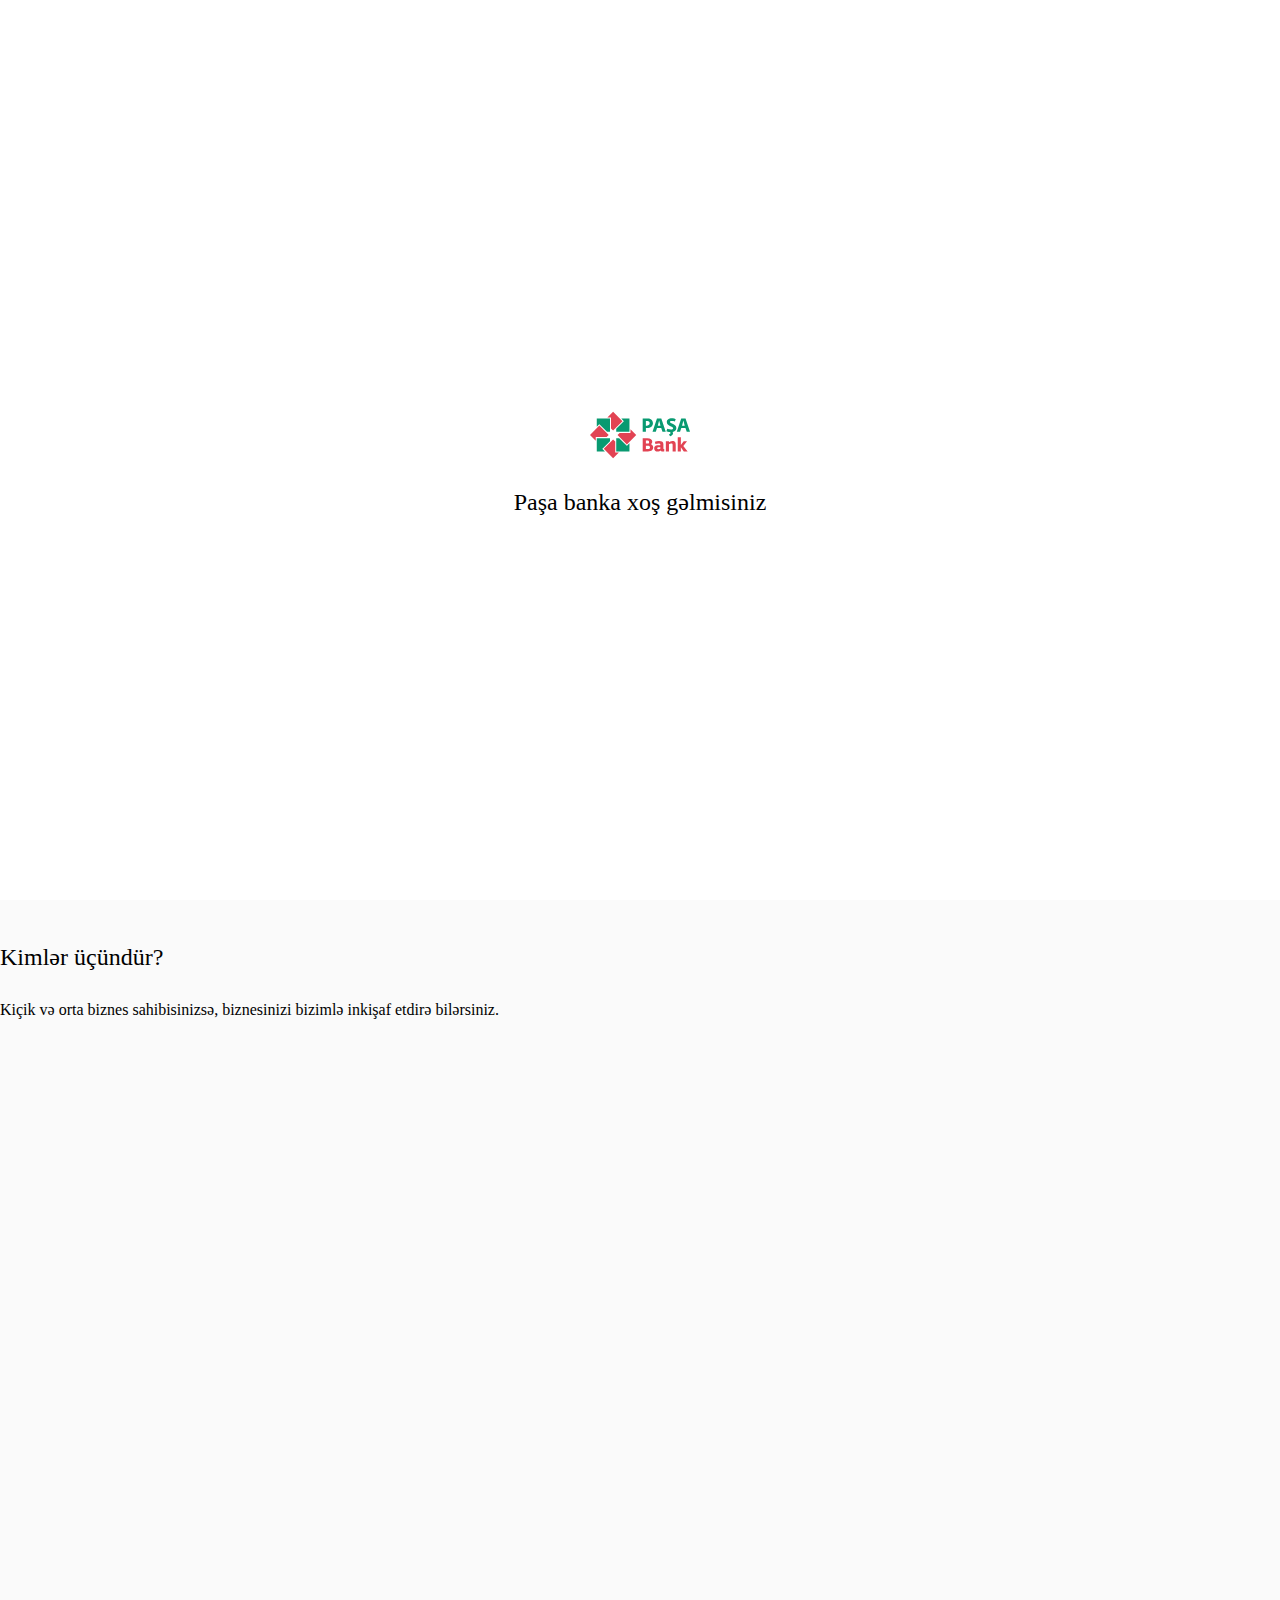
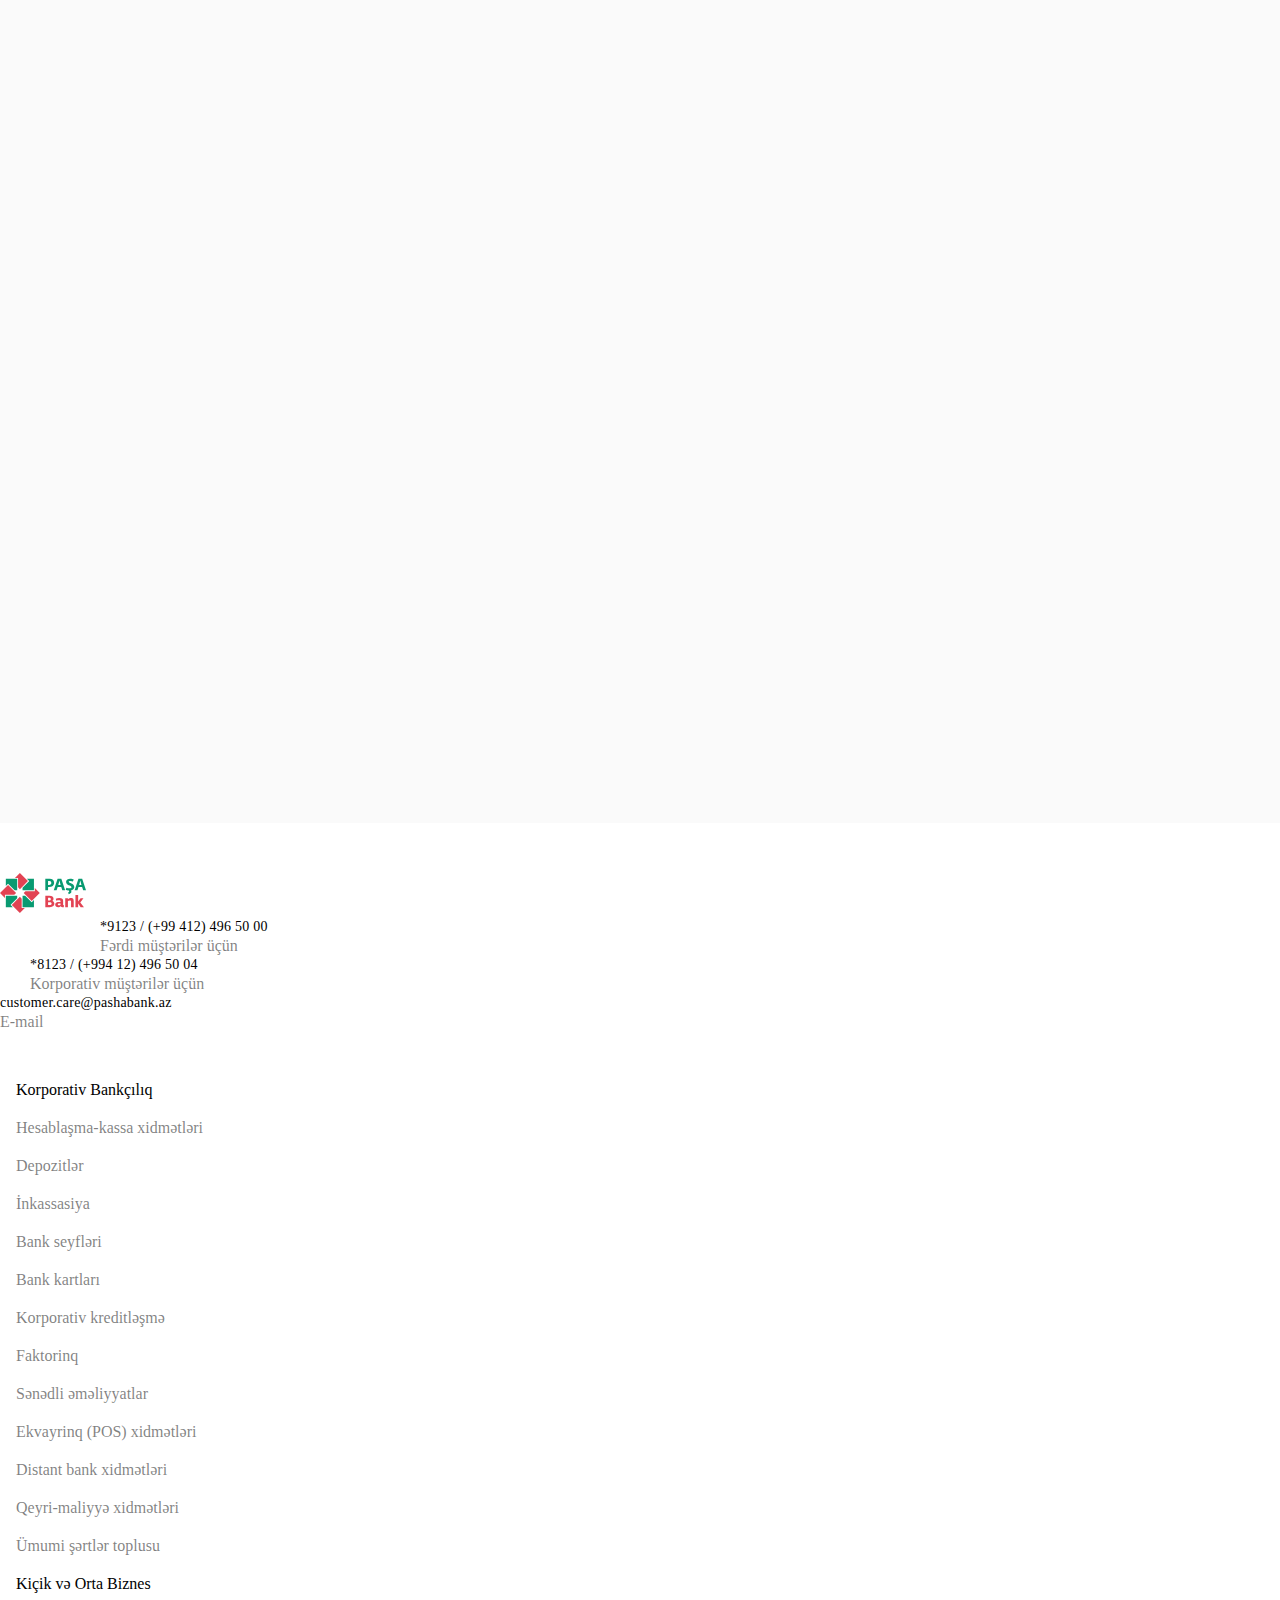
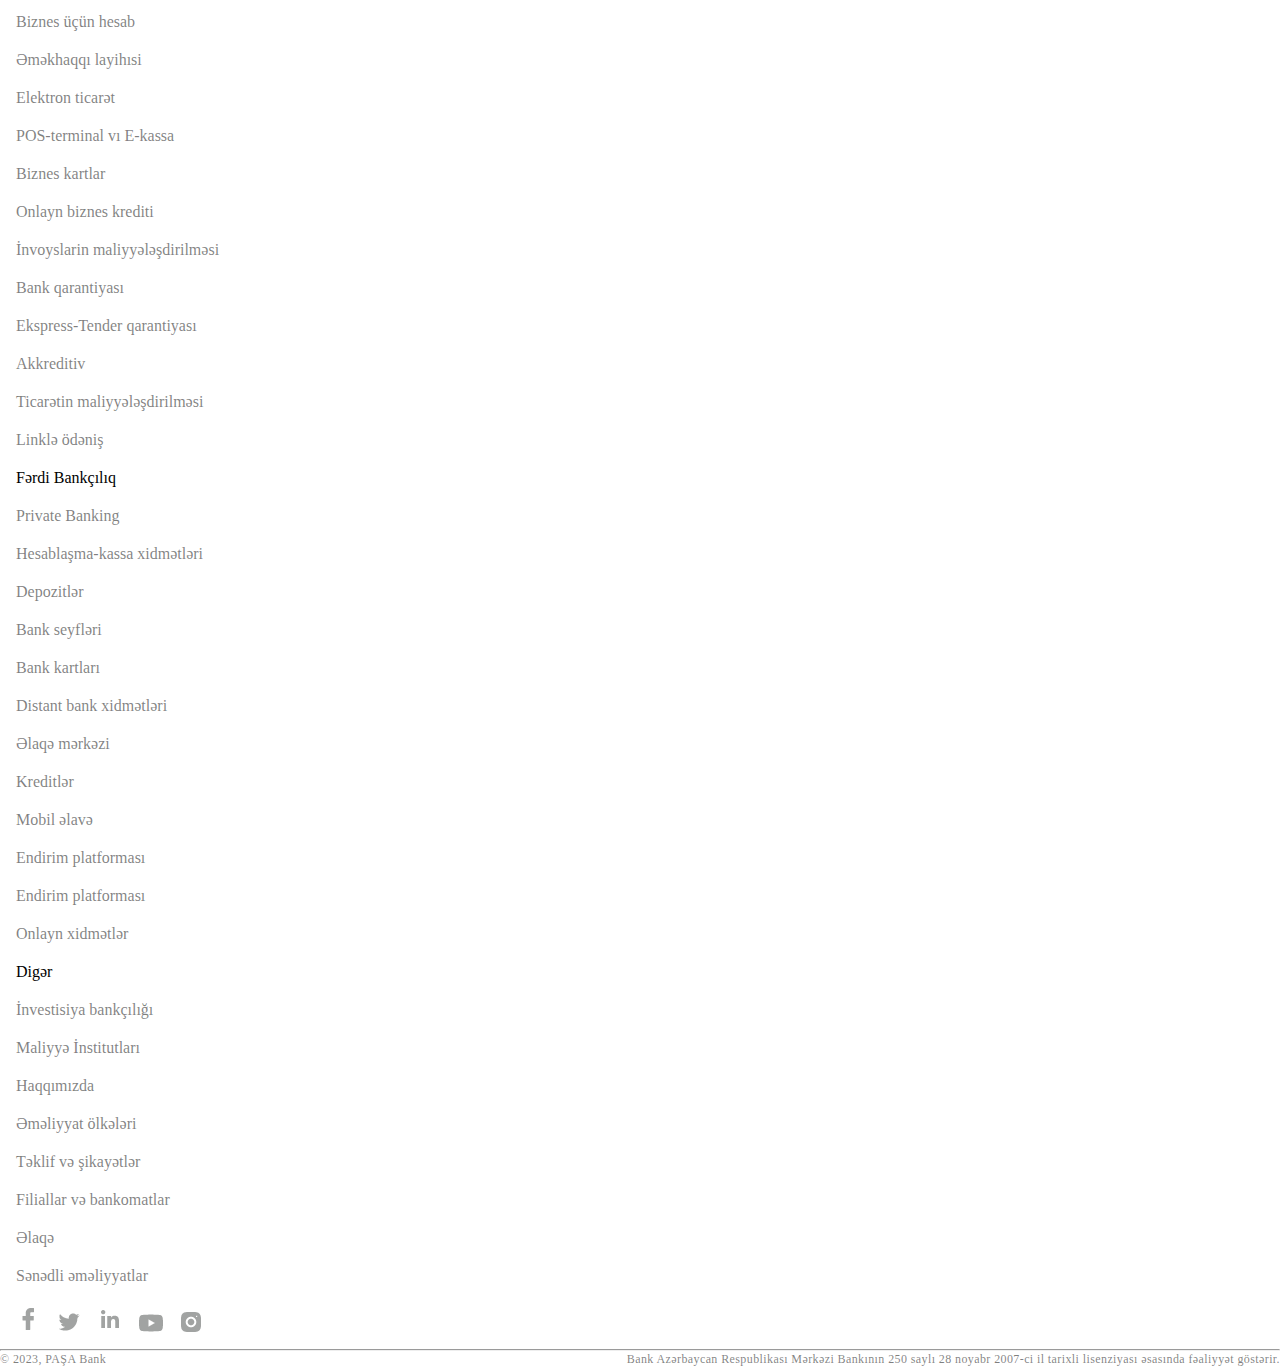
<file: Pages/Business loan/loan.html>
<!DOCTYPE html>
<html lang="en">
<head>
    <meta charset="UTF-8">
    <meta http-equiv="X-UA-Compatible" content="IE=edge">
    <meta name="viewport" content="width=device-width, initial-scale=1.0">
    <link
    rel="stylesheet"
    href="https://cdn.jsdelivr.net/npm/bootstrap@4.6.2/dist/css/bootstrap.min.css"
    integrity="sha384-xOolHFLEh07PJGoPkLv1IbcEPTNtaed2xpHsD9ESMhqIYd0nLMwNLD69Npy4HI+N"
    crossorigin="anonymous"
  />
  <script
    src="https://code.jquery.com/jquery-3.3.1.slim.min.js"
    integrity="sha384-q8i/X+965DzO0rT7abK41JStQIAqVgRVzpbzo5smXKp4YfRvH+8abtTE1Pi6jizo"
    crossorigin="anonymous"
  ></script>
  <script
    src="https://cdn.jsdelivr.net/npm/popper.js@1.14.7/dist/umd/popper.min.js"
    integrity="sha384-UO2eT0CpHqdSJQ6hJty5KVphtPhzWj9WO1clHTMGa3JDZwrnQq4sF86dIHNDz0W1"
    crossorigin="anonymous"
  ></script>
  <script
    src="https://cdn.jsdelivr.net/npm/bootstrap@4.3.1/dist/js/bootstrap.min.js"
    integrity="sha384-JjSmVgyd0p3pXB1rRibZUAYoIIy6OrQ6VrjIEaFf/nJGzIxFDsf4x0xIM+B07jRM"
    crossorigin="anonymous"
  ></script>
  <link
    rel="stylesheet"
    href="https://fonts.googleapis.com/css2?family=Material+Symbols+Outlined:opsz,wght,FILL,GRAD@20..48,100..700,0..1,-50..200"
  />
    <script src="./Js/loan.js" defer type="module"></script>
    <link rel="stylesheet" href="./assets/loan.css">
    <title>Business loan</title>
</head>
<body>
  <!-- HEADER START -->
  <header id="loan-header">
    <section class="loading">
      <div class="loading-content">
        <img src="../../assets/images/logo.svg" >
        <h2>Paşa banka xoş gəlmisiniz</h2>
      </div>
    </section>
    <section id="navbar">
      <div class="container-navbar">
        <div class="hamburger-nav">
          <span class="material-symbols-outlined hamburger-menu"> menu </span>
          <span class="material-symbols-outlined d-none"> close </span>
        </div>

        <div class="logo">
          <a href="../../index.html">
            <img src="../../assets/images/logo.svg" alt="Pasha Logo" />
          </a>
        </div>
        <div class="header-menu">
          <ul>
            <li><a  data-check="business" class="business">Biznes üçün xidmətlər</a>  </li>
            <li > <a  class="credit">Kreditlər</a> </li>
            <li ><a  class="factoring"> Faktorinq</a></li>
            <li ><a  class="transaction">Sənədli əməliyyatlar</a> </li>
            <li ><a  class="additional-operations">Əlavə xidmətlər</a>
              
            </li>
          </ul>
        </div>
        <div class="header-button">
          <button class="btn btn-nav">Daxil Ol</button>
        </div>
      </div>
      <div class="responsive-nav d-none">
        <ul>
          <li class="business-responsive">
            Biznes üşün xidmətlər
            <ul class="ul-business d-none">
              <li><a  href="https://sme.pashabank.az/tariff">Tariflər</a></li>
              <li><a href="https://gro.az/">GRO platforması</a></li>
              <li><a href="../Accounts/account.html">Biznes üçün hesab</a></li>
              <li><a href="../Salary cards/salarycards.html">Əməkhaqqi layihısi</a></li>
              <li><a href="../Payments/payment.html">Ödənişlər</a></li>
              <li><a href="../Business cards/businesscard.html">Biznes kartlar</a></li>
              <li><a href="../Pages/POS-Terminal/posterminal.html">POS terminal və E-kassa</a></li>
              <li><a href="../E-commerce/ecommerce.html">Elektron ticarət</a></li>
              <li><a href="https://sme.pashabank.az/pay-by-link">Linklə ödəniş</a></li>
            </ul>
          </li>
          <li class="credit-responsive">
            Kreditlər
            <ul class="ul-credit d-none">
              <li><a href="../Business credit/businesscredit.html">Onlayn biznes kreditləri</a></li>
              <li><a href="../Business loan/loan.html">Biznes kreditləri</a></li>
              <li><a href="https://www.pashabank.az/sme_banking/az/node/51">Gömrük kartı üzrə kredit xətti</a></li>
              <li><a href="../SIF credit/sifcredit.html">SİF Kreditləri</a></li>
            </ul>
            
          </li>
          <li class="factoring-responsive">
              Faktorinq
              <ul class="ul-factoring d-none">
              <li><a href="https://www.pashabank.az/sme_banking/az/node/29">Invoysların maliyyələşdirilməsi</a></li>
              <li><a href="https://www.pashabank.az/sme_banking/az/sme_purchase_order_finance">Alış sifarişi əsasında maliyyələşmə</a></li>
              <li><a href="../POS-Terminal/posterminal.html">Təchizat zəncirinin maliyyələşdirilməsi</a></li>
              </ul>
          </li>
          <li class="transaction-responsive">
              Sənədli əməliyyatlar
               <ul class="ul-transaction d-none">
              <li><a href="../Accounts/account.html">Ekspress-Tender qarantiyası</a></li>
              <li><a href="https://www.pashabank.az/sme_banking/az/node/38">Ticarətin maliyyələşdirilməsi</a></li>
              <li><a href="../Guarantees/guarantees.html">Bank qarantiyası</a></li>
              <li><a href="https://www.pashabank.az/sme_banking/az/node/36">Akkreditiv</a></li>
              <li><a href="https://www.pashabank.az/sme_banking/az/node/37">İnkasso</a></li>
               </ul>
          </li>
          <li class="additional-responsive">
               Əlavə xidmətlər
           <ul class="ul-additional d-none">
              <li><a href="https://www.pashabank.az/sme_banking/az/node/12">Inkassasiya</a></li>
              <li><a href="https://www.pashabank.az/sme_banking/az/node/14">Depozitlər</a></li>
              <li><a href="https://www.pashabank.az/sme_banking/az/node/14">Bank seyfləri</a></li>
              <li><a href="https://www.pashabank.az/sme_banking/az/node/14">Bulud CRM</a></li>
              <li><a href="https://www.pashabank.az/sme_banking/az/node/14">ÇatBot</a></li>
              <li><a href="https://www.pashabank.az/sme_banking/az/node/14">Elektron-ticarət üçün mobil tətbiq</a></li>
              <li><a href="https://www.pashabank.az/sme_banking/az/node/14">Umico MasterPass</a></li>
              <li><a href="https://www.pashabank.az/sme_banking/az/node/14">PAŞA Biznes</a></li>
           </ul>
          </li>
        </ul>
      </div>
      <div class="header-info d-none">
        <div class="container">
          <div class="forbusiness d-none">
            <ul>
              <li><a data-check="business" href="https://sme.pashabank.az/tariff">Tariflər</a></li>
              <li><a data-check="business" href="https://gro.az/">GRO platforması</a></li>
              <li><a data-check="business" href="../Accounts/account.html">Biznes üçün hesab</a></li>
              <li><a data-check="business" href="../Salary cards/salarycards.html">Əməkhaqqi layihısi</a></li>
              <li><a data-check="business" href="../Payments/payment.html">Ödənişlər</a></li>
            </ul>
            <ul>
              <li><a data-check="business" href="../Business cards/businesscard.html">Biznes kartlar</a></li>
              <li><a data-check="business" href="../POS-Terminal/posterminal.html">POS terminal və E-kassa</a></li>
              <li><a data-check="business" href="../E-commerce/ecommerce.html">Elektron ticarət</a></li>
              <li><a data-check="business" href="https://sme.pashabank.az/pay-by-link">Linklə ödəniş</a></li>
            </ul>
          </div>
          <div class="forcredit d-none">
            <ul>
              <li><a data-check="credit" href="../Business credit/businesscredit.html">Onlayn biznes kreditləri</a></li>
              <li><a data-check="credit" href="../Business loan/loan.html">Biznes kreditləri</a></li>
              <li><a data-check="credit" href="https://www.pashabank.az/sme_banking/az/node/51">Gömrük kartı üzrə kredit xətti</a></li>
              <li><a data-check="credit" href="../SIF credit/sifcredit.html">SİF Kreditləri</a></li>
            </ul>
          </div>
          <div class="forfactoring d-none">
            <ul>
              <li><a data-check="factoring" href="https://www.pashabank.az/sme_banking/az/node/29">Invoysların maliyyələşdirilməsi</a></li>
              <li><a data-check="factoring" href="https://www.pashabank.az/sme_banking/az/sme_purchase_order_finance">Alış sifarişi əsasında maliyyələşmə</a></li>
              <li><a data-check="factoring" href="../POS-Terminal/posterminal.html">Təchizat zəncirinin maliyyələşdirilməsi</a></li>
            </ul>
          </div>
          <div class="fortransaction d-none">
            <ul>
              <li><a data-check="transaction" href="../Accounts/account.html">Ekspress-Tender qarantiyası</a></li>
              <li><a data-check="transaction" href="https://www.pashabank.az/sme_banking/az/node/38">Ticarətin maliyyələşdirilməsi</a></li>
              <li><a data-check="transaction" href="../Guarantees/guarantees.html">Bank qarantiyası</a></li>
              <li><a data-check="transaction" href="https://www.pashabank.az/sme_banking/az/node/36">Akkreditiv</a></li>
              <li><a data-check="transaction" href="https://www.pashabank.az/sme_banking/az/node/36">İnkasso</a></li>
            </ul>
          </div>
          <div class="foradditional-operations d-none">
            <ul>
              <li><a data-check="operations" href="https://www.pashabank.az/sme_banking/az/node/12">Inkassasiya</a></li>
              <li><a data-check="operations" href="https://www.pashabank.az/sme_banking/az/node/14">Depozitlər</a></li>
              <li><a data-check="operations"  href="https://www.pashabank.az/sme_banking/az/node/14">Bank seyfləri</a></li>
              <li><a data-check="operations" href="https://www.pashabank.az/sme_banking/az/node/14">Bulud CRM</a></li>
            </ul>
            <ul>
              <li><a data-check="operations" href="https://www.pashabank.az/sme_banking/az/node/14">ÇatBot</a></li>
              <li><a data-check="operations" href="https://www.pashabank.az/sme_banking/az/node/14">Elektron-ticarət üçün mobil tətbiq</a></li>
              <li><a data-check="operations" href="https://www.pashabank.az/sme_banking/az/node/14">Umico MasterPass</a></li>
              <li><a data-check="operations" href="https://www.pashabank.az/sme_banking/az/node/14">PAŞA Biznes</a></li>
            </ul>
          </div>
        </div>
      </div>
    </section>
  </header>
  <!-- HEADER END -->
      <main>
        <!-- SLIDER START -->
<section id="loan-slider">
    <div id="sifcredit-slider">
        <div class="container">
            <div class="row">
                <div class="col-md-6">
                    <p>
                        Ana səhifə <span class="material-symbols-outlined">
                            navigate_next
                            </span> Biznes kreditləri
                    </p>
                    <h2>Biznes kreditləri</h2>
                    <p>Sürətli və sərfəli biznes kreditləri. Əldə edin. İnkişaf edin.
                    </p>
                    <a href="https://pashabank.digital/login?utm_source=accounts_payments&utm_medium=sme_site&utm_campaign=slider_header#/signup" class="btn">Müraciət et</a>
                </div>
            </div>
            <img src="../../assets/images/canta.png" >
        </div>
    </div>
</section>
<!-- SLIDER END -->
<!-- INFO START -->
<section id="loan-features-info">
<div class="container">
    <h2>Bizimlə Siz əldə edəcəksiniz</h2>
    <div class="row">
        <div class="col-md-6 d-flex">
            <div class="image">
                <img src="../../assets/images/1c.PNG" >
            </div>
            <div class="content">
                <h5>Sərfəli</h5>
                <p>Əlvərişli şərtlərlə uzunmüddətli maliyyələşmə
                </p>
            </div>
        </div>
        <div class="col-md-6 d-flex">
            <div class="image">
                <img src="../../assets/images/2c.PNG" >
            </div>
            <div class="content">
                <h5>Sürətli</h5>
                <p>Tez bir zamanda təhlil və qərar vermə


                </p>
            </div>
        </div>
    </div>


<div class="for-whom">
    <h2>Kimlər üçündür?
    </h2>
    <p>Kiçik və orta biznes sahibisinizsə, biznesinizi bizimlə inkişaf etdirə bilərsiniz.

    </p>
</div>
</div>



</section>
<!-- INFO END -->
<!-- CONDITION START -->
<section id="loan-condition">
    <div class="container">
        <h2>Sizə uyğun tarif və şərtlərimiz
        </h2>
        <div class="for-loan-table">
            <table class="table w-100">
                 <tbody>
                    <tr>
                        <td class="mobile-off">
                            Müddət
                           
                        </td>
                        <td >
                            <span class="mobile-on">
                                Müddət
                            </span>
                            7 ilədək

                        </td>
                        
                    </tr>
                    <tr>
                        <td class="mobile-off">
                            Növ
                           
                        </td>
                        <td >
                            <span class="mobile-on">
                                Növ
                            </span>
                            Birdəfəlik (Məbləğ bir ödənişdə)
                            Tranşlarla (Kredit limiti çərçivəsində)

                        </td>
                        
                    </tr>
                    <tr>
                        <td class="mobile-off">
                            Maksimal məbləğ	
                           
                        </td>
                        <td >
                            <span class="mobile-on">
                                Maksimal məbləğ	
                            </span>
                            Kreditin məqsədi və şirkətin maliyyə vəziyyətindən asılıdır


                        </td>
                        
                    </tr>
                    <tr>
                        <td class="mobile-off">
                            Faiz dərəcəsi və komissiya haqqı	
                           
                        </td>
                        <td >
                            <span class="mobile-on">
                                Faiz dərəcəsi və komissiya haqqı	
                            </span>
                            İndividual yanaşma


                        </td>
                        
                    </tr>
                    <tr>
                        <td class="mobile-off">
                            Girov
                           
                        </td>
                        <td >
                            <span class="mobile-on">
                                Girov
                            </span>
                            Daşınar və ya daşınmaz əmlak
                            Depozit
                            Korporativ və ya şəxsi zaminlik
                            Korporativ hüquqlar
                            Qiymətli kağızlar

                        </td>
                        
                    </tr>
                    <tr>
                        <td class="mobile-off">
                            Geri ödəniş	
                           
                        </td>
                        <td >
                            <span class="mobile-on">
                                Geri ödəniş	
                            </span>
                            Annuitet-Razılaşdırılmış xüsusi ödəniş cədvəlinə əsasən
əsas borcun ödənilməsində güzəşt müddəti

                        </td>
                        
                    </tr>
                    <tr>
                        <td class="mobile-off">
                            Müddət
                           
                        </td>
                        <td >
                            <span class="mobile-on">
                                Müddət
                            </span>
                            7 ilədək

                        </td>
                        
                    </tr>
                 </tbody>
            </table>
        </div>
    </div>
</section>
<!-- CONDITION END -->
<!-- STEP START -->
<section id="loan-step">
    <div class="container">
        <h2>3 sadə addımla sifariş edin və biznesinizi genişləndirin</h2>
        <div class="row">
            <div class="col-md-4">
                <img src="../../assets/images/1k.PNG" >
                <h5>Müraciət
                </h5>
                <p>Bankın istənilən biznes mərkəzinə və ya birbaşa müştəri menecerinizə müraciət edin.

                </p>
            </div>
            <div class="col-md-4">
                <img src="../../assets/images/2k.PNG" >
                <h5>Sənədlər</h5>
                <p>Tələb olunan məlumat və sənədlər toplusunu Bankın ofisinə və ya E-mail vasitəsilə təqdim edin və tez bir zamanda müsbət nəticə əldə edin.</p>
            </div>
            <div class="col-md-4">
                <img src="../../assets/images/3k.PNG">
                <h5>Müqavilə
                </h5>
                <p>Kredit müqaviləsini imzalayın.</p>
            </div>
        </div>
    </div>
</section>
<!-- STEP END  -->
<!-- REQUEST START -->
<section id="loan-request">
    <div id="guarantees-apply-request" >
        <div class="container">
            <h4>Müraciət forması
            </h4>
            <div class="request-body">
                <div class="row">
                    <div class="col-md-4">
                        <input type="text" placeholder="Ad,Soyad" class="request-name">
                    </div>
                    <div class="col-md-4">
                        <input type="text" placeholder="0517230305" class="request-number">
                    </div>
                    <div class="col-md-4">
                        <button type="submit" class="btn btn-request">Müraciət et</button>
                    </div>
                </div>
            </div>
        </div>
        
        
        
        </div>


</section>
<!-- REQUEST END -->
<!-- MODAL START -->
<section id="loan-modal">
    <div id="modal-for-guarantees" class="d-none">
        <div class="background">
             <h3>Sorğunuz uğurla göndərildi .<h3>
             <img src="../../assets/images/done.svg" >
                     </div> 
  </div>
</section>
<!-- MODAL END -->

      </main>
      <footer>
        <section id="footer-contacts">
        <div class="container">
          <div class="row"> <li class="footer-icons-responsive">
            <a href="https://www.facebook.com/"><img src="../../assets/images/facebookicon.PNG" alt="facebook"></a>
            <a href="https://www.twitter.com/"><img src="../../assets/images/twittericom.PNG" alt="twitter"></a>
            <a href="https://www.linkedin.com/"><img src="../../assets/images/linkedin.PNG" alt="linkedin"></a>
            <a href="https://www.youtube.com/"><img src="../../assets/images/youtube.PNG" alt="youtube"></a>
            <a href="https://www.instagram.com/"><img src="../../assets/images/instagram.PNG" alt="instagram"></a>
          </li>
            <div class="footer-logo footer-contacts-item">
              <a href="#">
                <img class="logo-none-opacity" src="../../assets/images/logo.svg" alt="logo">
            <img class="logo-opacity" src="../../assets/images/PB-Logo_40.svg" alt="logo with opacity">
            
              </a>
              
            
          </div>
          <div class="footer-contacts-item" id="padding-1">
            <p class="footer-call">
              *9123 / (+99 412) 496 50 00
          </p>
            <p class="footer-label">
              
              Fərdi müştərilər üçün
                                        
            </p>
          </div>
          <div class="footer-contacts-item " id="padding-2">
            <p class="footer-call">
              *8123 / (+994 12) 496 50 04
          </p>
            <p class="footer-label">
              
              Korporativ müştərilər üçün
                                        
            </p>
          </div>
          <div class="footer-contacts-item" id="padding-3">
            <p class="footer-call">
              customer.care@pashabank.az
          </p>
            <p class="footer-label">
              
              E-mail
                                        
            </p>
          </div>
          </div>
        </div>
        </section>
        <section id="footer-navigation">
        <div class="container">
          <div class="row">
            <div class="footer-nav-items ">
              <ul>
              <li>Korporativ Bankçılıq</li>
              <li><a href="https://www.pashabank.az/sme_banking/az/node/14">
                Hesablaşma-kassa xidmətləri
            </a></li>
              
              <li><a href="https://www.pashabank.az/sme_banking/az/node/14">
                Depozitlər
            </a></li>
              <li><a href="https://www.pashabank.az/sme_banking/az/node/14">
                İnkassasiya
            </a></li>
              <li><a href="https://www.pashabank.az/sme_banking/az/node/14">
                Bank seyfləri
            </a></li>
              <li><a href="https://www.pashabank.az/sme_banking/az/node/14">
                Bank kartları
            </a></li>
              <li><a href="https://www.pashabank.az/sme_banking/az/node/14">
                
                Korporativ kreditləşmə
                                    
              </a></li>
              <li><a href="https://www.pashabank.az/sme_banking/az/node/14">
                Faktorinq 
            </a></li>
              <li><a href="https://www.pashabank.az/sme_banking/az/node/14">
                
                Sənədli əməliyyatlar
                                    
              </a></li>
              <li><a href="https://www.pashabank.az/sme_banking/az/node/14">
                Ekvayrinq (POS) xidmətləri
            </a></li>
              <li><a href="https://www.pashabank.az/sme_banking/az/node/14"> 
                Distant bank xidmətləri
            </a></li>
              <li><a href="https://www.pashabank.az/sme_banking/az/node/14">
                Qeyri-maliyyə xidmətləri
            </a></li>
            <li><a href="https://www.pashabank.az/sme_banking/az/node/14">
              
              Ümumi şərtlər toplusu 
                                    
            </a></li>
            </ul>
            </div>
            <div  class="footer-nav-items">
              <ul>
                <li>Kiçik və Orta Biznes</li>
                <li><a href="../Accounts/account.html">
                  Biznes üçün hesab
              </a></li>
                
                <li><a href="https://www.pashabank.az/sme_banking/az/node/14">
                  Əməkhaqqı layihısi
              </a></li>
                <li><a href="../E-commerce/ecommerce.html">
                  Elektron ticarət
              </a></li>
                <li><a href="../POS-Terminal/posterminal.html">
                  POS-terminal vı E-kassa
              </a></li>
                <li><a href="">
                  Biznes kartlar
              </a></li>
                <li><a href="../Business credit/businesscredit.html">
                  
                  Onlayn biznes krediti
                                      
                </a></li>
                <li><a href="https://www.pashabank.az/sme_banking/az/node/14">
                 İnvoyslarin maliyyələşdirilməsi
              </a></li>
                <li><a href="./Pages/Guarantees/guarantees.html">
                  
                  Bank qarantiyası
                                      
                </a></li>
                <li><a href="../Accounts/account.html">
                  Ekspress-Tender qarantiyası
              </a></li>
                <li><a href="https://www.pashabank.az/sme_banking/az/node/36"> 
                  Akkreditiv
              </a></li>
                <li><a href="https://www.pashabank.az/sme_banking/az/node/38">
                  Ticarətin maliyyələşdirilməsi
              </a></li>
              <li><a href="https://www.pashabank.az/sme_banking/az/node/14">
                
                Linklə ödəniş
                                      
              </a></li>
              </ul>
            </div>
            <div  class="footer-nav-items">
              <ul>
                <li>Fərdi Bankçılıq</li>
                <li><a href="https://www.pashabank.az/sme_banking/az/node/14">
                  Private Banking
              </a></li>
                
                <li><a href="https://www.pashabank.az/sme_banking/az/node/14">
                  Hesablaşma-kassa xidmətləri
              </a></li>
                <li><a href="https://www.pashabank.az/sme_banking/az/node/14">
                  Depozitlər
              </a></li>
                <li><a href="https://www.pashabank.az/sme_banking/az/node/14">
                  Bank seyfləri
              </a></li>
                <li><a href="../Business cards/businesscard.html">
                  Bank kartları
              </a></li>
                <li><a href="https://www.pashabank.az/sme_banking/az/node/14">
                  
                Distant bank xidmətləri
                                      
                </a></li>
                <li><a href="https://www.pashabank.az/sme_banking/az/node/14">
                Əlaqə mərkəzi
              </a></li>
                <li><a href="../Business credit/businesscredit.html">
                  
                  Kreditlər
                                      
                </a></li>
                <li><a href="https://www.pashabank.az/sme_banking/az/node/14">
                  Mobil əlavə
              </a></li>
                <li><a href="https://www.pashabank.az/sme_banking/az/node/14"> 
                  Endirim platforması
              </a></li>
                <li><a href="https://www.pashabank.az/sme_banking/az/node/14">
                  Endirim platforması
              </a></li>
              <li><a href="https://www.pashabank.az/sme_banking/az/node/14">
                
               Onlayn xidmətlər
                                      
              </a></li>
              </ul>
            </div>
            <div  class="footer-nav-items">
              <ul >
                <li> Digər</li>
                <li><a href="https://www.pashabank.az/sme_banking/az/node/14">
                 İnvestisiya bankçılığı
              </a></li>
                
                <li><a href="https://www.pashabank.az/sme_banking/az/node/14">
                  Maliyyə İnstitutları
              </a></li>
                <li><a href="https://www.pashabank.az/sme_banking/az/node/14">
                  Haqqımızda
              </a></li>
                <li><a href="https://www.pashabank.az/sme_banking/az/node/14">
                 Əməliyyat ölkələri
              </a></li>
                <li><a href="https://www.pashabank.az/sme_banking/az/node/14">
                  Təklif və şikayətlər
              </a></li>
                <li><a href="https://www.pashabank.az/sme_banking/az/node/14">
                  
                  Filiallar və bankomatlar 
                                      
                </a></li>
                <li><a href="https://www.pashabank.az/sme_banking/az/node/14">
                 Əlaqə
              </a></li>
                <li><a href="https://www.pashabank.az/sme_banking/az/node/14">
                  
                  Sənədli əməliyyatlar
                                      
                </a></li>
                <li class="d-flex footer-icons">
                  <a href="https://www.facebook.com/"><img src="../../assets/images/facebookicon.PNG" alt="facebook"></a>
                  <a href="https://www.twitter.com/"><img src="../../assets/images/twittericom.PNG" alt="twitter"></a>
                  <a href="https://www.linkedin.com/"><img src="../../assets/images/linkedin.PNG" alt="linkedin"></a>
                  <a href="https://www.youtube.com/"><img src="../../assets/images/youtube.PNG" alt="youtube"></a>
                  <a href="https://www.instagram.com/"><img src="../../assets/images/instagram.PNG" alt="instagram"></a>
                </li>
        
                
              </ul>
            </div>
          </div>
        </div>
        </section>
        <hr>
        <section id="footer-copyright">
        <div class="container">
         <div class="copyright-content">
          <p>
            © 2023, PAŞA Bank 
        </p>
        <p>
          
          Bank Azərbaycan Respublikası Mərkəzi Bankının 250 saylı 28 noyabr 2007-ci il tarixli lisenziyası əsasında fəaliyyət göstərir.
                        
        </p>
         </div>
        </div>
        </section>
            </footer>






    
</body>
</html>
</file>
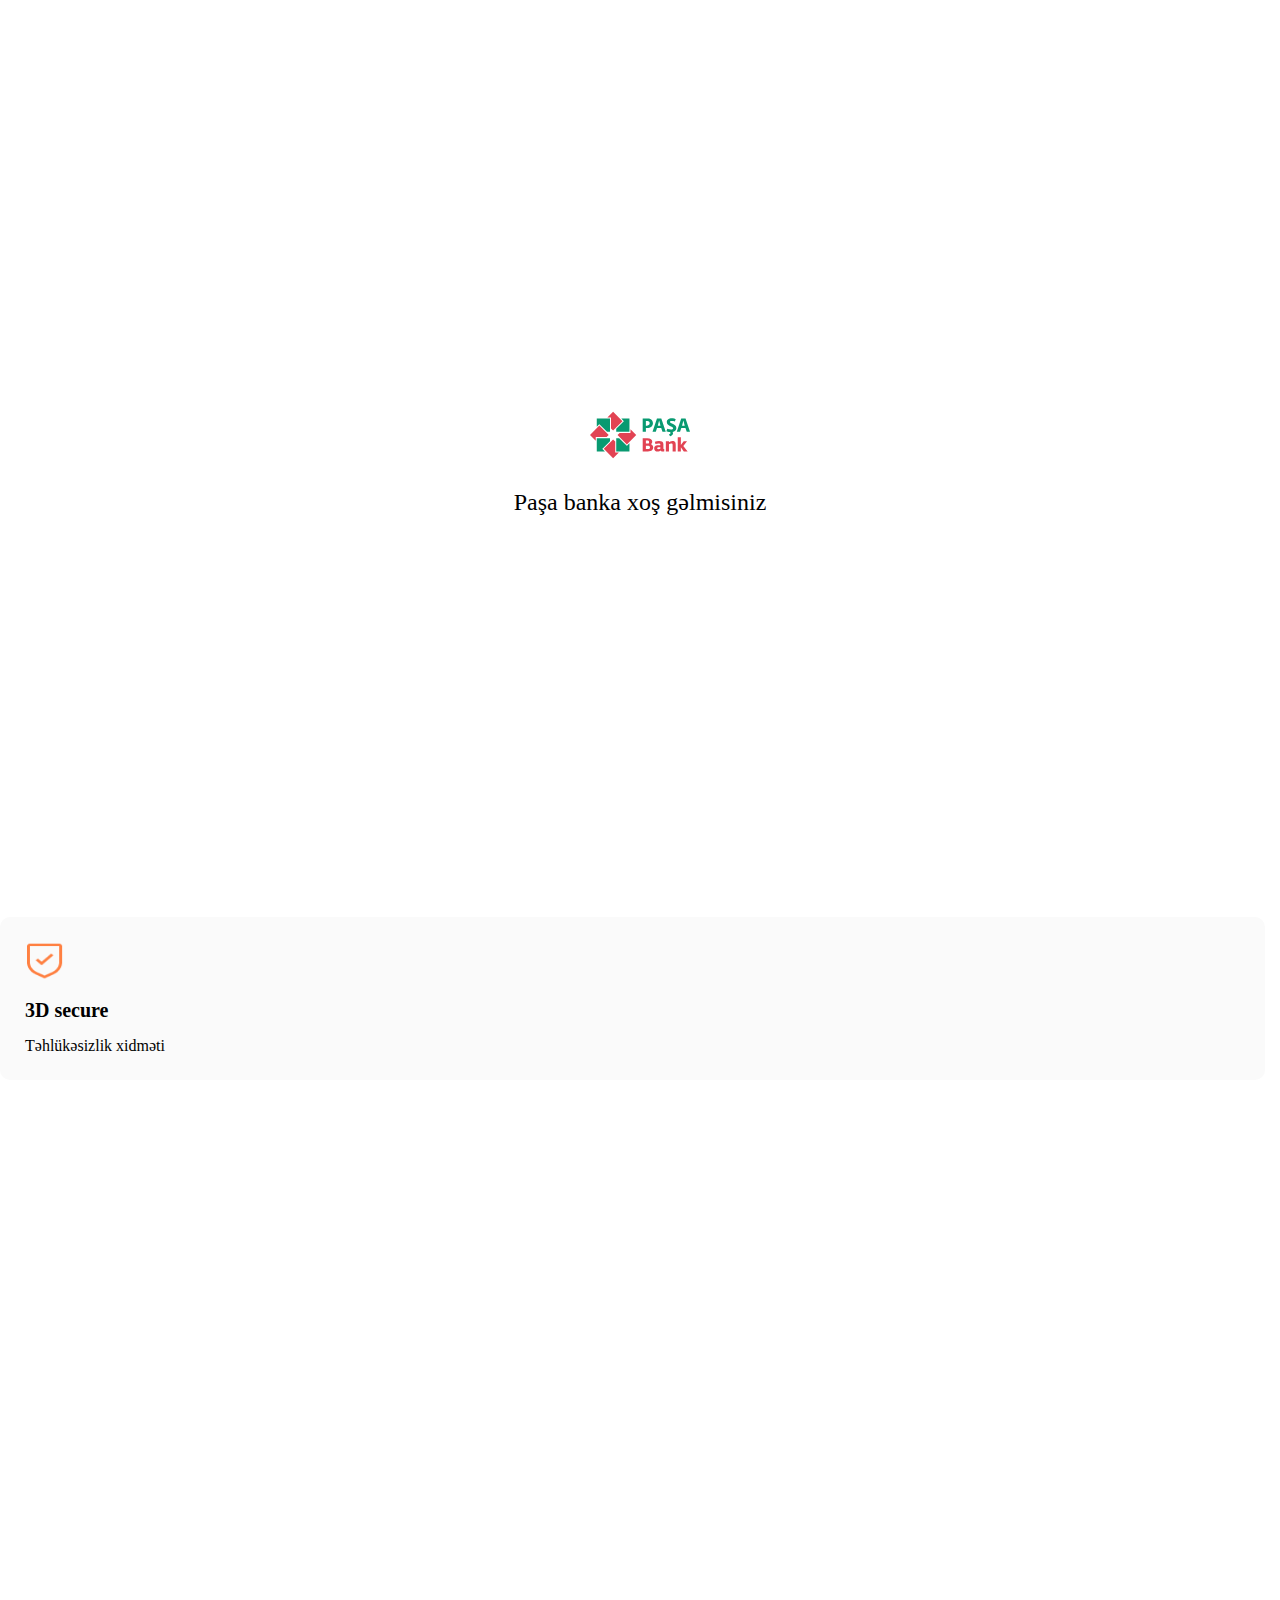
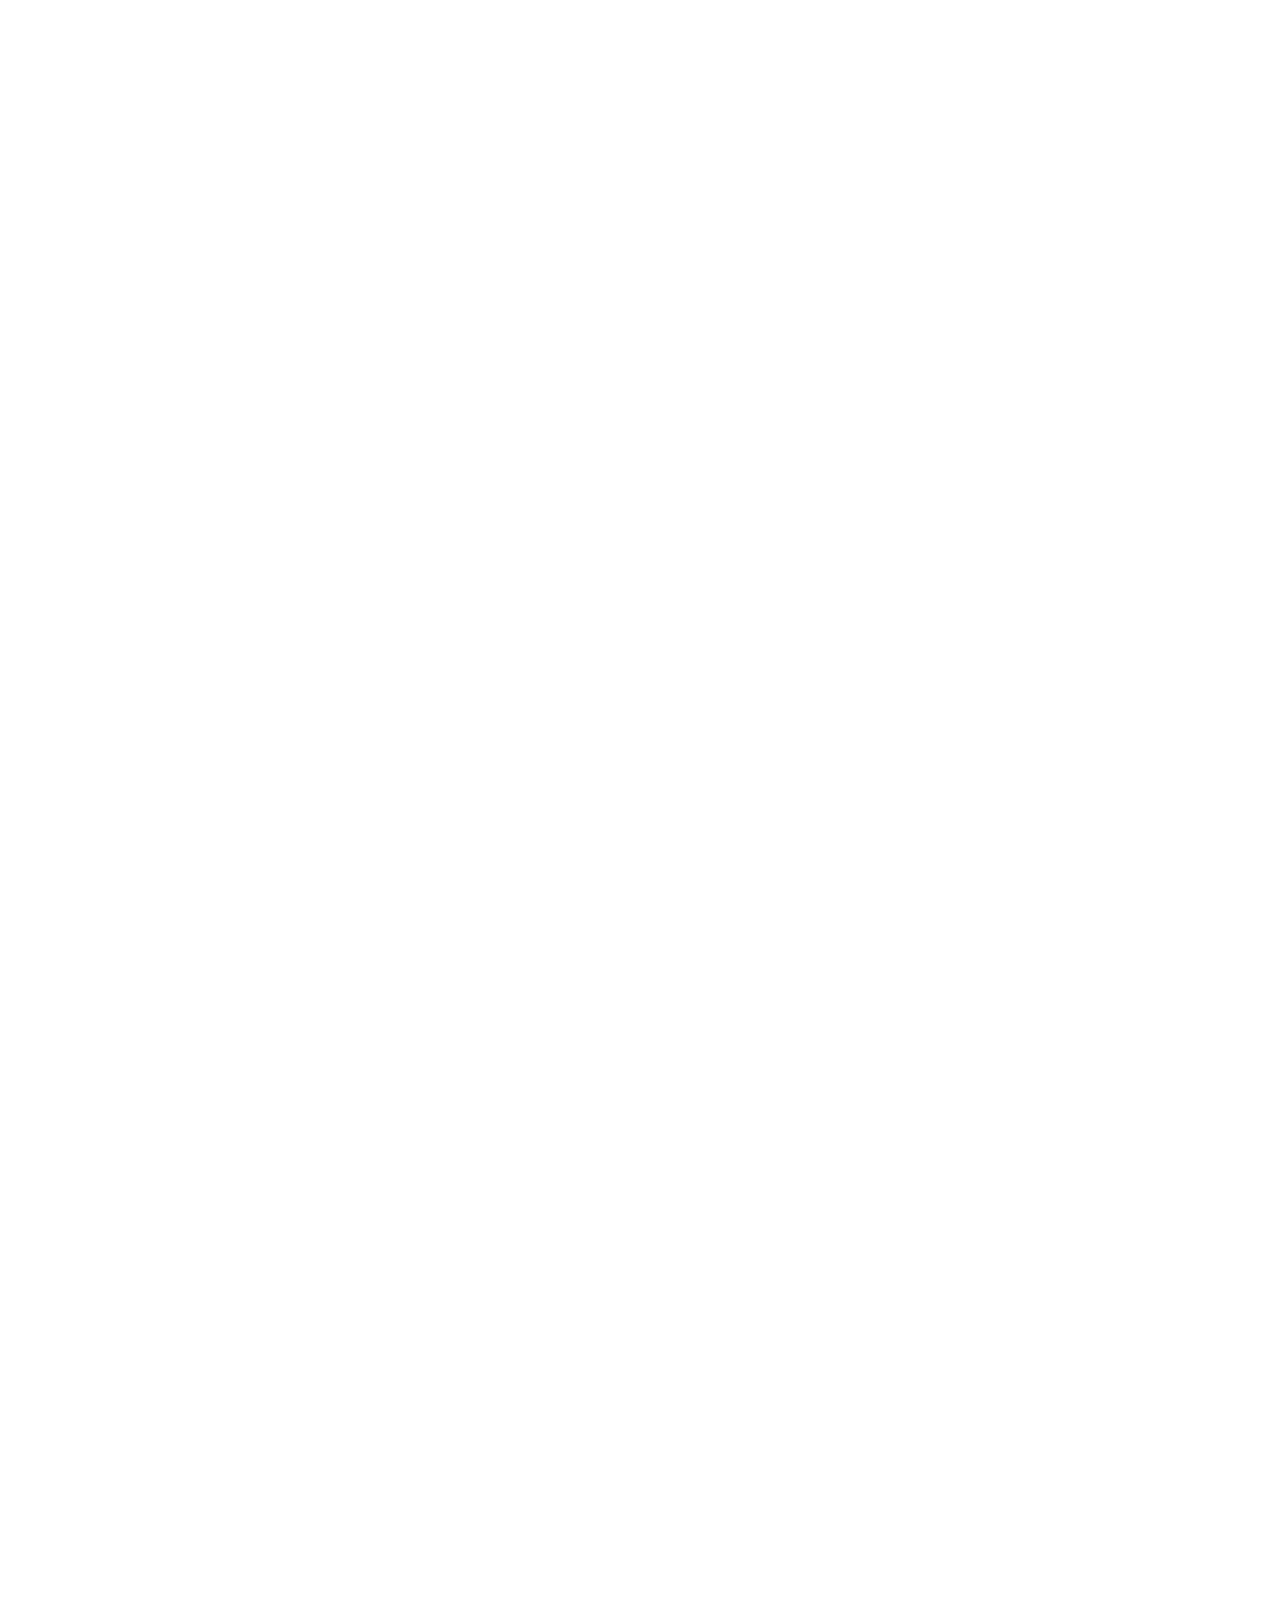
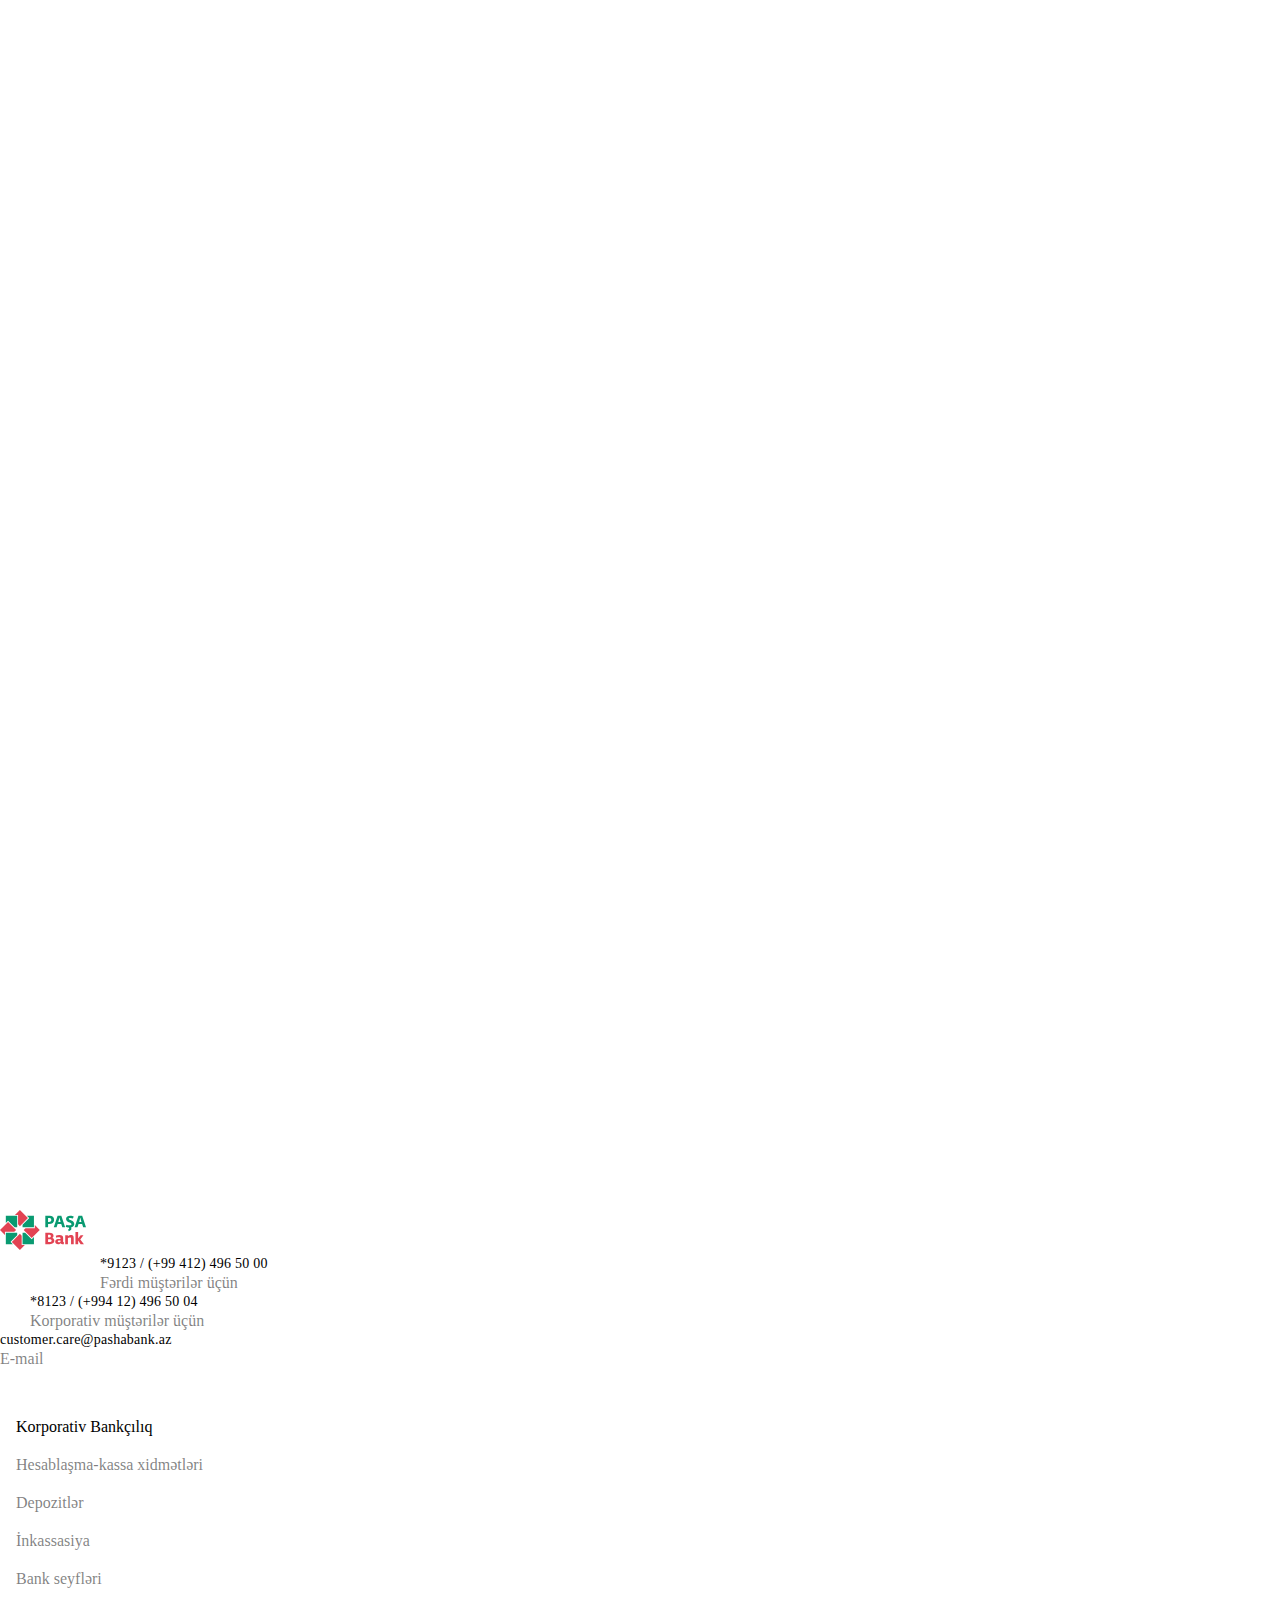
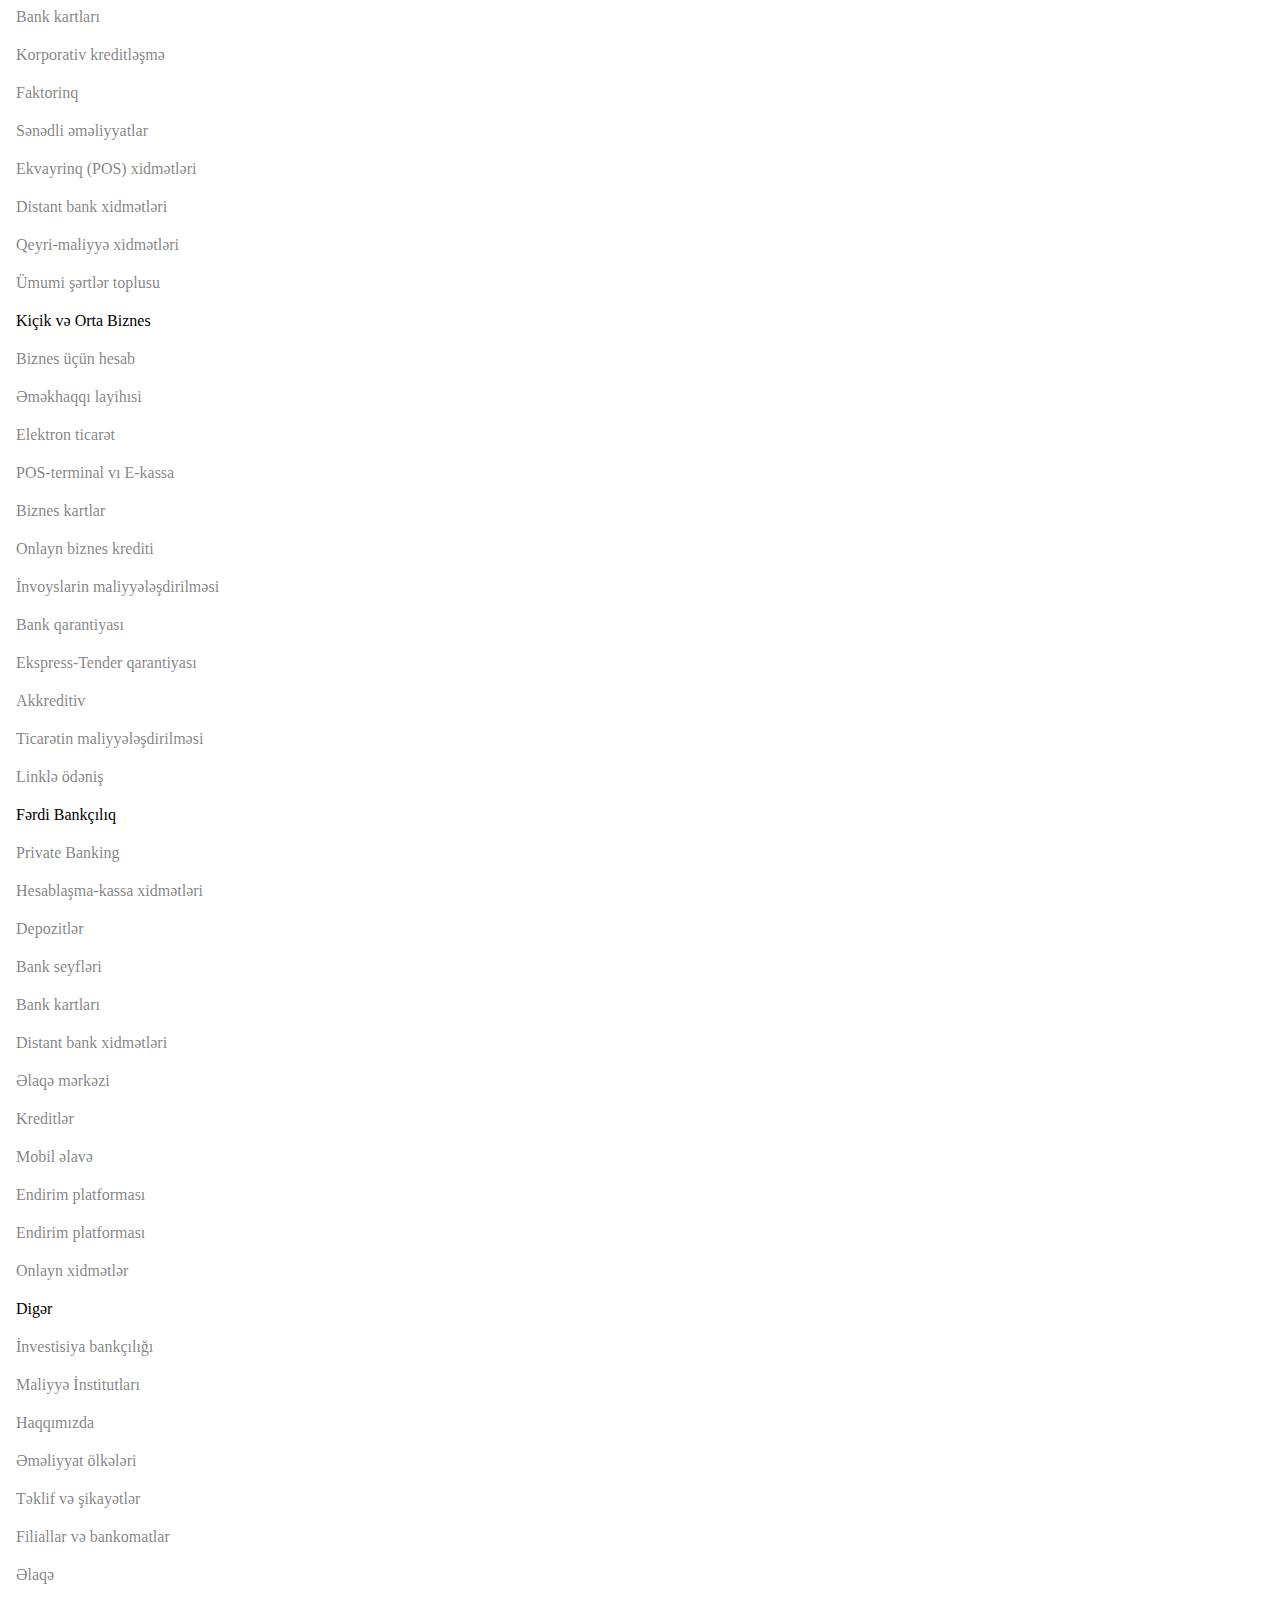
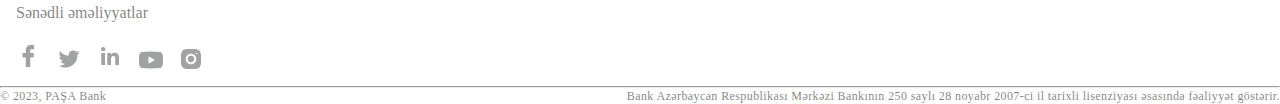
<file: Pages/E-commerce/ecommerce.html>
<!DOCTYPE html>
<html lang="en">
<head>
    <meta charset="UTF-8">
    <meta http-equiv="X-UA-Compatible" content="IE=edge">
    <meta name="viewport" content="width=device-width, initial-scale=1.0">
    <link
      rel="stylesheet"
      href="https://cdn.jsdelivr.net/npm/bootstrap@4.6.2/dist/css/bootstrap.min.css"
      integrity="sha384-xOolHFLEh07PJGoPkLv1IbcEPTNtaed2xpHsD9ESMhqIYd0nLMwNLD69Npy4HI+N"
      crossorigin="anonymous"
    />
    <script
      src="https://code.jquery.com/jquery-3.3.1.slim.min.js"
      integrity="sha384-q8i/X+965DzO0rT7abK41JStQIAqVgRVzpbzo5smXKp4YfRvH+8abtTE1Pi6jizo"
      crossorigin="anonymous"
    ></script>
    <script
      src="https://cdn.jsdelivr.net/npm/popper.js@1.14.7/dist/umd/popper.min.js"
      integrity="sha384-UO2eT0CpHqdSJQ6hJty5KVphtPhzWj9WO1clHTMGa3JDZwrnQq4sF86dIHNDz0W1"
      crossorigin="anonymous"
    ></script>
    <script
      src="https://cdn.jsdelivr.net/npm/bootstrap@4.3.1/dist/js/bootstrap.min.js"
      integrity="sha384-JjSmVgyd0p3pXB1rRibZUAYoIIy6OrQ6VrjIEaFf/nJGzIxFDsf4x0xIM+B07jRM"
      crossorigin="anonymous"
    ></script>
    <link
      rel="stylesheet"
      href="https://fonts.googleapis.com/css2?family=Material+Symbols+Outlined:opsz,wght,FILL,GRAD@20..48,100..700,0..1,-50..200"
    />
    <link rel="stylesheet" href="./assets/ecommerce.css">
    <script src="./Js/ecommerce.js" defer type="module"></script>
    <title>Document</title>
</head>
<body>
  <!-- HEADER START -->
  <header id="ecommerce-header">
    <section class="loading">
      <div class="loading-content">
        <img src="../../assets/images/logo.svg" >
        <h2>Paşa banka xoş gəlmisiniz</h2>
      </div>
    </section>
    <section id="navbar">
      <div class="container-navbar">
        <div class="hamburger-nav">
          <span class="material-symbols-outlined hamburger-menu"> menu </span>
          <span class="material-symbols-outlined d-none"> close </span>
        </div>

        <div class="logo">
          <a href="../../index.html">
            <img src="../../assets/images/logo.svg" alt="Pasha Logo" />
          </a>
        </div>
        <div class="header-menu">
          <ul>
            <li><a  data-check="business" class="business">Biznes üçün xidmətlər</a>  </li>
            <li > <a  class="credit">Kreditlər</a> </li>
            <li ><a  class="factoring"> Faktorinq</a></li>
            <li ><a  class="transaction">Sənədli əməliyyatlar</a> </li>
            <li ><a  class="additional-operations">Əlavə xidmətlər</a>
              
            </li>
          </ul>
        </div>
        <div class="header-button">
          <button class="btn btn-nav">Daxil Ol</button>
        </div>
      </div>
      <div class="responsive-nav d-none">
        <ul>
          <li class="business-responsive">
            Biznes üşün xidmətlər
            <ul class="ul-business d-none">
              <li><a  href="https://sme.pashabank.az/tariff">Tariflər</a></li>
              <li><a href="https://gro.az/">GRO platforması</a></li>
              <li><a href="../Accounts/account.html">Biznes üçün hesab</a></li>
              <li><a href="../Salary cards/salarycards.html">Əməkhaqqi layihısi</a></li>
              <li><a href="../Payments/payment.html">Ödənişlər</a></li>
              <li><a href="../Business cards/businesscard.html">Biznes kartlar</a></li>
              <li><a href="../Pages/POS-Terminal/posterminal.html">POS terminal və E-kassa</a></li>
              <li><a href="../E-commerce/ecommerce.html">Elektron ticarət</a></li>
              <li><a href="https://sme.pashabank.az/pay-by-link">Linklə ödəniş</a></li>
            </ul>
          </li>
          <li class="credit-responsive">
            Kreditlər
            <ul class="ul-credit d-none">
              <li><a href="../Business credit/businesscredit.html">Onlayn biznes kreditləri</a></li>
              <li><a href="../Business loan/loan.html">Biznes kreditləri</a></li>
              <li><a href="https://www.pashabank.az/sme_banking/az/node/51">Gömrük kartı üzrə kredit xətti</a></li>
              <li><a href="../SIF credit/sifcredit.html">SİF Kreditləri</a></li>
            </ul>
            
          </li>
          <li class="factoring-responsive">
              Faktorinq
              <ul class="ul-factoring d-none">
              <li><a href="https://www.pashabank.az/sme_banking/az/node/29">Invoysların maliyyələşdirilməsi</a></li>
              <li><a href="https://www.pashabank.az/sme_banking/az/sme_purchase_order_finance">Alış sifarişi əsasında maliyyələşmə</a></li>
              <li><a href="../POS-Terminal/posterminal.html">Təchizat zəncirinin maliyyələşdirilməsi</a></li>
              </ul>
          </li>
          <li class="transaction-responsive">
              Sənədli əməliyyatlar
               <ul class="ul-transaction d-none">
              <li><a href="../Accounts/account.html">Ekspress-Tender qarantiyası</a></li>
              <li><a href="https://www.pashabank.az/sme_banking/az/node/38">Ticarətin maliyyələşdirilməsi</a></li>
              <li><a href="../Guarantees/guarantees.html">Bank qarantiyası</a></li>
              <li><a href="https://www.pashabank.az/sme_banking/az/node/36">Akkreditiv</a></li>
              <li><a href="https://www.pashabank.az/sme_banking/az/node/37">İnkasso</a></li>
               </ul>
          </li>
          <li class="additional-responsive">
               Əlavə xidmətlər
           <ul class="ul-additional d-none">
              <li><a href="https://www.pashabank.az/sme_banking/az/node/12">Inkassasiya</a></li>
              <li><a href="https://www.pashabank.az/sme_banking/az/node/14">Depozitlər</a></li>
              <li><a href="https://www.pashabank.az/sme_banking/az/node/14">Bank seyfləri</a></li>
              <li><a href="https://www.pashabank.az/sme_banking/az/node/14">Bulud CRM</a></li>
              <li><a href="https://www.pashabank.az/sme_banking/az/node/14">ÇatBot</a></li>
              <li><a href="https://www.pashabank.az/sme_banking/az/node/14">Elektron-ticarət üçün mobil tətbiq</a></li>
              <li><a href="https://www.pashabank.az/sme_banking/az/node/14">Umico MasterPass</a></li>
              <li><a href="https://www.pashabank.az/sme_banking/az/node/14">PAŞA Biznes</a></li>
           </ul>
          </li>
        </ul>
      </div>
      <div class="header-info d-none">
        <div class="container">
          <div class="forbusiness d-none">
            <ul>
              <li><a data-check="business" href="https://sme.pashabank.az/tariff">Tariflər</a></li>
              <li><a data-check="business" href="https://gro.az/">GRO platforması</a></li>
              <li><a data-check="business" href="../Accounts/account.html">Biznes üçün hesab</a></li>
              <li><a data-check="business" href="../Salary cards/salarycards.html">Əməkhaqqi layihısi</a></li>
              <li><a data-check="business" href="../Payments/payment.html">Ödənişlər</a></li>
            </ul>
            <ul>
              <li><a data-check="business" href="../Business cards/businesscard.html">Biznes kartlar</a></li>
              <li><a data-check="business" href="../POS-Terminal/posterminal.html">POS terminal və E-kassa</a></li>
              <li><a data-check="business" href="../E-commerce/ecommerce.html">Elektron ticarət</a></li>
              <li><a data-check="business" href="https://sme.pashabank.az/pay-by-link">Linklə ödəniş</a></li>
            </ul>
          </div>
          <div class="forcredit d-none">
            <ul>
              <li><a data-check="credit" href="../Business credit/businesscredit.html">Onlayn biznes kreditləri</a></li>
              <li><a data-check="credit" href="../Business loan/loan.html">Biznes kreditləri</a></li>
              <li><a data-check="credit" href="https://www.pashabank.az/sme_banking/az/node/51">Gömrük kartı üzrə kredit xətti</a></li>
              <li><a data-check="credit" href="../SIF credit/sifcredit.html">SİF Kreditləri</a></li>
            </ul>
          </div>
          <div class="forfactoring d-none">
            <ul>
              <li><a data-check="factoring" href="https://www.pashabank.az/sme_banking/az/node/29">Invoysların maliyyələşdirilməsi</a></li>
              <li><a data-check="factoring" href="https://www.pashabank.az/sme_banking/az/sme_purchase_order_finance">Alış sifarişi əsasında maliyyələşmə</a></li>
              <li><a data-check="factoring" href="../POS-Terminal/posterminal.html">Təchizat zəncirinin maliyyələşdirilməsi</a></li>
            </ul>
          </div>
          <div class="fortransaction d-none">
            <ul>
              <li><a data-check="transaction" href="../Accounts/account.html">Ekspress-Tender qarantiyası</a></li>
              <li><a data-check="transaction" href="https://www.pashabank.az/sme_banking/az/node/38">Ticarətin maliyyələşdirilməsi</a></li>
              <li><a data-check="transaction" href="../Guarantees/guarantees.html">Bank qarantiyası</a></li>
              <li><a data-check="transaction" href="https://www.pashabank.az/sme_banking/az/node/36">Akkreditiv</a></li>
              <li><a data-check="transaction" href="https://www.pashabank.az/sme_banking/az/node/36">İnkasso</a></li>
            </ul>
          </div>
          <div class="foradditional-operations d-none">
            <ul>
              <li><a data-check="operations" href="https://www.pashabank.az/sme_banking/az/node/12">Inkassasiya</a></li>
              <li><a data-check="operations" href="https://www.pashabank.az/sme_banking/az/node/14">Depozitlər</a></li>
              <li><a data-check="operations"  href="https://www.pashabank.az/sme_banking/az/node/14">Bank seyfləri</a></li>
              <li><a data-check="operations" href="https://www.pashabank.az/sme_banking/az/node/14">Bulud CRM</a></li>
            </ul>
            <ul>
              <li><a data-check="operations" href="https://www.pashabank.az/sme_banking/az/node/14">ÇatBot</a></li>
              <li><a data-check="operations" href="https://www.pashabank.az/sme_banking/az/node/14">Elektron-ticarət üçün mobil tətbiq</a></li>
              <li><a data-check="operations" href="https://www.pashabank.az/sme_banking/az/node/14">Umico MasterPass</a></li>
              <li><a data-check="operations" href="https://www.pashabank.az/sme_banking/az/node/14">PAŞA Biznes</a></li>
            </ul>
          </div>
        </div>
      </div>
    </section>
  </header>
  <!-- HEADER END -->
      <main>
        <!-- SLIDER START -->
<section id="ecommerce-slider">
    <div class="slide-container">
        <div class="container">
            <div class="row">
                <div class="col-md-8">
                    <h1>
                        Elektron ticarət
                    </h1>
                    <p>Ödənişlərinizi internet üzərindən qəbul edin. Həm təhlükəsiz,
                        həm də sürətli!</p>
                        <a href="https://pashabank.digital/login#/" target="_blank" class="btn">
                            Müraciət et
                        </a>
                </div>
            </div>
        </div>
   
</section>
<!-- SLIDER END -->
<!-- INFO START -->
<section id="ecommerce-info">

<div class="container">
    <h2>Elektron ticarət nədir?</h2>
    <p>Veb saytınız və ya mobil tətbiqiniz vasitəsilə Elektron Ticarət xidmətinə qoşulun və
        ödənişlərinizi nağd vəsait, POS terminal cihazı olmadan onlayn qəbul edin.</p>
        <div class="row">
            <div class="col-md-4 d-flex flex-column justify-content-between">
                <img src="../../assets/images/first.PNG" width="50px" height="38px" >
                <h6>
                    0 ₼
                </h6>
                <p>Qoşulma haqqı

                </p>
            </div>
            <div class="col-md-4 d-flex flex-column justify-content-between clock">
                <img src="../../assets/images/second.PNG" width="45px" height="38px" >
                <h6>
                    24/7
                </h6>
                <p>PCI təhlükəsizlik standartlarının tələblərinə cavab verən ödəmə sistemi

                </p>
            </div> 
            <div class="col-md-4 d-flex flex-column justify-content-between">
                <img src="../../assets/images/third.PNG" width="40px" height="38px">
                <h6>
                    3D secure

                </h6>
                <p>Təhlükəsizlik xidməti



                </p>
            </div>    
        </div>
</div>



</section>
<!-- INFO END -->
<!-- ABOUT START -->
<section id="ecommerce-about">
    
        <div class="container">
            <h2>Elektron ticarət xidməti ilə PAŞA Bankın
                Sizə təqdim etdiyi üstünlüklərdən yararlanın.</h2>
                <div class="row">
                    <div class="col-md-4 d-flex flex-column justify-content-between">
                        <img src="../../assets/images/1g.PNG" width="45px" height="38px" >
                        <h6>
                            Təkrarlanan ödənişlər

                        </h6>
                        <p>Müştəriləriniz müntəzəm həyata keçirilən və təkrarlanan ödənişləri maneəsiz və daha sürətli icra edə bilərlər.
        
                        </p>
                    </div>
                    <div class="col-md-4 d-flex flex-column justify-content-between clock">
                        <img src="../../assets/images/2g.PNG" width="45px" height="38px" >
                        <h6>
                            Kart məlumatlarının saxlanılması

                        </h6>
                        <p>Müştəriləriniz kart məlumatlarını təhlükəsiz şəkildə yadda saxlayaraq ödənişləri bir toxunuşda yenidən icra edə bilərlər.
        
                        </p>
                    </div> 
                    <div class="col-md-4 d-flex flex-column justify-content-between">
                        <img src="../../assets/images/3g.PNG" width="40px" height="38px">
                        <h6>
                            Onlayn geri ödənişlər

        
                        </h6>
                        <p>Müştəriniz satışdan imtina etdiyi halda, vəsaiti tam və ya qismən onlayn şəkildə geri qaytara bilərsiniz.


                        </p>
                    </div>   
                    <div class="col-md-4 d-flex flex-column justify-content-between">
                        <img src="../../assets/images/4g.PNG" width="40px" height="38px">
                        <h6>
                            Ödənişin təsdiq prosesi

        
                        </h6>
                        <p>Kartda vəsait bloklanır və yalnız Sizin təsdiqinizdən sonra ödəniş icra edilir.


                        </p>
                    </div> 
                    <div class="col-md-4 d-flex flex-column justify-content-between">
                        <img src="../../assets/images/5g.PNG" width="40px" height="38px">
                        <h6>
                            Ödəmə üsulları

        
                        </h6>
                        <p>Visa, Visa Electron, MasterCard və Maestro kartları ilə ödənişləri saytınızdan rahatlıqla qəbul edin.
                        </p>
                    </div> 
                    <div class="col-md-4 d-flex flex-column justify-content-between">
                        
                        <h6>
                            Müraciət et
        
                        </h6>
                        <p>Onlayn bank vasitəsi ilə müraciət edin və xidmətdən yararlanın
                        </p>
                        <a href="https://pashabank.digital/login#/" target="_blank" class="btn" >Müraciət et</a>
                    </div>  
                </div>
        </div>
        
        
</section>
<!-- ABOUT END -->
<!-- KOB FIRST START -->
<section id="ecommerce-kob-first">
    <div class="container">
       <div class="col-md-8">
        <img src="../../assets/images/Frame.svg" >
        <h4>
            WooCommerce plagini ilə veb-saytınızda 
        <br>
        ödəmələr indi daha rahat!
    </h4>
    <a href="https://ecommerce.pashabank.digital/#/plugins"  target="_blank" class="btn">Daha ətraflı</a>

       </div>
    </div>
</section>
<!-- KOB FIRST END -->
<!-- CONNECT START -->
<section id="ecommerce-connect">
    <div class="container">
        <h2>Elektron ticarət xidmətinə necə qoşula bilərsiniz?
        </h2>
        <p>Sadəcə 3 addımla:

        </p>
        <div class="row">
            <div class="col-md-4 connect-item">
                <img src="../../assets/images/online.svg" alt="">
                <h4>Tamamilə onlayn!
                </h4>
                <p>Banka gəlmədən, vaxt itirmədən PAŞA Bankda onlayn hesab açın.</p>
            </div>
            <div class="col-md-4 connect-item">
                <img src="../../assets/images/registration.svg" alt="">
                <h4>Qeydiyyat</h4>
                <p>Sadə sənədləşmə ilə qoşulmaq üçün
                    müraciət edin</p>
            </div>
            <div class="col-md-4 connect-item">
                <img src="../../assets/images/use.svg" alt="">
                <h4>İstifadə et!
                </h4>
                <p>Tez bir zamanda inteqrasiya üçün məlumatları
                    əldə edin.</p>
            </div>
        </div>
    </div>
</section>
<!-- CONNECT END -->
<!-- KOB SECOND START -->
<section id="ecommerce-kob-second">

        <div class="container">
           <div class="col-md-8">
            <h4>
                Vebsayt və ya mobil tətbiq olmadan nağdsız 
            <br>
            ödənişlərinizi link ilə qəbul edin!
        </h4>
        <p>Linklə ödəniş xidmətimizə qoşulun və nağdsız ödənişlərinizi
            sürətli, təhlükəsiz və onlayn qəbul edin.</p>
        <a href="https://ecommerce.pashabank.digital/#/plugins"  target="_blank" class="btn">Ətraflı</a>
    
           </div>
        </div>
    </section>
    <!-- KOB SECOND END  -->

      </main>
      <footer>
        <section id="footer-contacts">
        <div class="container">
          <div class="row"> <li class="footer-icons-responsive">
            <a href="https://www.facebook.com/"><img src="../../assets/images/facebookicon.PNG" alt="facebook"></a>
            <a href="https://www.twitter.com/"><img src="../../assets/images/twittericom.PNG" alt="twitter"></a>
            <a href="https://www.linkedin.com/"><img src="../../assets/images/linkedin.PNG" alt="linkedin"></a>
            <a href="https://www.youtube.com/"><img src="../../assets/images/youtube.PNG" alt="youtube"></a>
            <a href="https://www.instagram.com/"><img src="../../assets/images/instagram.PNG" alt="instagram"></a>
          </li>
            <div class="footer-logo footer-contacts-item">
              <a href="#">
                <img class="logo-none-opacity" src="../../assets/images/logo.svg" alt="logo">
            <img class="logo-opacity" src="../../assets/images/PB-Logo_40.svg" alt="logo with opacity">
            
              </a>
              
            
          </div>
          <div class="footer-contacts-item" id="padding-1">
            <p class="footer-call">
              *9123 / (+99 412) 496 50 00
          </p>
            <p class="footer-label">
              
              Fərdi müştərilər üçün
                                        
            </p>
          </div>
          <div class="footer-contacts-item " id="padding-2">
            <p class="footer-call">
              *8123 / (+994 12) 496 50 04
          </p>
            <p class="footer-label">
              
              Korporativ müştərilər üçün
                                        
            </p>
          </div>
          <div class="footer-contacts-item" id="padding-3">
            <p class="footer-call">
              customer.care@pashabank.az
          </p>
            <p class="footer-label">
              
              E-mail
                                        
            </p>
          </div>
          </div>
        </div>
        </section>
        <section id="footer-navigation">
        <div class="container">
          <div class="row">
            <div class="footer-nav-items ">
              <ul>
              <li>Korporativ Bankçılıq</li>
              <li><a href="https://www.pashabank.az/sme_banking/az/node/14">
                Hesablaşma-kassa xidmətləri
            </a></li>
              
              <li><a href="https://www.pashabank.az/sme_banking/az/node/14">
                Depozitlər
            </a></li>
              <li><a href="https://www.pashabank.az/sme_banking/az/node/14">
                İnkassasiya
            </a></li>
              <li><a href="https://www.pashabank.az/sme_banking/az/node/14">
                Bank seyfləri
            </a></li>
              <li><a href="https://www.pashabank.az/sme_banking/az/node/14">
                Bank kartları
            </a></li>
              <li><a href="https://www.pashabank.az/sme_banking/az/node/14">
                
                Korporativ kreditləşmə
                                    
              </a></li>
              <li><a href="https://www.pashabank.az/sme_banking/az/node/14">
                Faktorinq 
            </a></li>
              <li><a href="https://www.pashabank.az/sme_banking/az/node/14">
                
                Sənədli əməliyyatlar
                                    
              </a></li>
              <li><a href="https://www.pashabank.az/sme_banking/az/node/14">
                Ekvayrinq (POS) xidmətləri
            </a></li>
              <li><a href="https://www.pashabank.az/sme_banking/az/node/14"> 
                Distant bank xidmətləri
            </a></li>
              <li><a href="https://www.pashabank.az/sme_banking/az/node/14">
                Qeyri-maliyyə xidmətləri
            </a></li>
            <li><a href="https://www.pashabank.az/sme_banking/az/node/14">
              
              Ümumi şərtlər toplusu 
                                    
            </a></li>
            </ul>
            </div>
            <div  class="footer-nav-items">
              <ul>
                <li>Kiçik və Orta Biznes</li>
                <li><a href="../Accounts/account.html">
                  Biznes üçün hesab
              </a></li>
                
                <li><a href="https://www.pashabank.az/sme_banking/az/node/14">
                  Əməkhaqqı layihısi
              </a></li>
                <li><a href="../E-commerce/ecommerce.html">
                  Elektron ticarət
              </a></li>
                <li><a href="../POS-Terminal/posterminal.html">
                  POS-terminal vı E-kassa
              </a></li>
                <li><a href="">
                  Biznes kartlar
              </a></li>
                <li><a href="../Business credit/businesscredit.html">
                  
                  Onlayn biznes krediti
                                      
                </a></li>
                <li><a href="https://www.pashabank.az/sme_banking/az/node/14">
                 İnvoyslarin maliyyələşdirilməsi
              </a></li>
                <li><a href="./Pages/Guarantees/guarantees.html">
                  
                  Bank qarantiyası
                                      
                </a></li>
                <li><a href="../Accounts/account.html">
                  Ekspress-Tender qarantiyası
              </a></li>
                <li><a href="https://www.pashabank.az/sme_banking/az/node/36"> 
                  Akkreditiv
              </a></li>
                <li><a href="https://www.pashabank.az/sme_banking/az/node/38">
                  Ticarətin maliyyələşdirilməsi
              </a></li>
              <li><a href="https://www.pashabank.az/sme_banking/az/node/14">
                
                Linklə ödəniş
                                      
              </a></li>
              </ul>
            </div>
            <div  class="footer-nav-items">
              <ul>
                <li>Fərdi Bankçılıq</li>
                <li><a href="https://www.pashabank.az/sme_banking/az/node/14">
                  Private Banking
              </a></li>
                
                <li><a href="https://www.pashabank.az/sme_banking/az/node/14">
                  Hesablaşma-kassa xidmətləri
              </a></li>
                <li><a href="https://www.pashabank.az/sme_banking/az/node/14">
                  Depozitlər
              </a></li>
                <li><a href="https://www.pashabank.az/sme_banking/az/node/14">
                  Bank seyfləri
              </a></li>
                <li><a href="../Business cards/businesscard.html">
                  Bank kartları
              </a></li>
                <li><a href="https://www.pashabank.az/sme_banking/az/node/14">
                  
                Distant bank xidmətləri
                                      
                </a></li>
                <li><a href="https://www.pashabank.az/sme_banking/az/node/14">
                Əlaqə mərkəzi
              </a></li>
                <li><a href="../Business credit/businesscredit.html">
                  
                  Kreditlər
                                      
                </a></li>
                <li><a href="https://www.pashabank.az/sme_banking/az/node/14">
                  Mobil əlavə
              </a></li>
                <li><a href="https://www.pashabank.az/sme_banking/az/node/14"> 
                  Endirim platforması
              </a></li>
                <li><a href="https://www.pashabank.az/sme_banking/az/node/14">
                  Endirim platforması
              </a></li>
              <li><a href="https://www.pashabank.az/sme_banking/az/node/14">
                
               Onlayn xidmətlər
                                      
              </a></li>
              </ul>
            </div>
            <div  class="footer-nav-items">
              <ul >
                <li> Digər</li>
                <li><a href="https://www.pashabank.az/sme_banking/az/node/14">
                 İnvestisiya bankçılığı
              </a></li>
                
                <li><a href="https://www.pashabank.az/sme_banking/az/node/14">
                  Maliyyə İnstitutları
              </a></li>
                <li><a href="https://www.pashabank.az/sme_banking/az/node/14">
                  Haqqımızda
              </a></li>
                <li><a href="https://www.pashabank.az/sme_banking/az/node/14">
                 Əməliyyat ölkələri
              </a></li>
                <li><a href="https://www.pashabank.az/sme_banking/az/node/14">
                  Təklif və şikayətlər
              </a></li>
                <li><a href="https://www.pashabank.az/sme_banking/az/node/14">
                  
                  Filiallar və bankomatlar 
                                      
                </a></li>
                <li><a href="https://www.pashabank.az/sme_banking/az/node/14">
                 Əlaqə
              </a></li>
                <li><a href="https://www.pashabank.az/sme_banking/az/node/14">
                  
                  Sənədli əməliyyatlar
                                      
                </a></li>
                <li class="d-flex footer-icons">
                  <a href="https://www.facebook.com/"><img src="../../assets/images/facebookicon.PNG" alt="facebook"></a>
                  <a href="https://www.twitter.com/"><img src="../../assets/images/twittericom.PNG" alt="twitter"></a>
                  <a href="https://www.linkedin.com/"><img src="../../assets/images/linkedin.PNG" alt="linkedin"></a>
                  <a href="https://www.youtube.com/"><img src="../../assets/images/youtube.PNG" alt="youtube"></a>
                  <a href="https://www.instagram.com/"><img src="../../assets/images/instagram.PNG" alt="instagram"></a>
                </li>
        
                
              </ul>
            </div>
          </div>
        </div>
        </section>
        <hr>
        <section id="footer-copyright">
        <div class="container">
         <div class="copyright-content">
          <p>
            © 2023, PAŞA Bank 
        </p>
        <p>
          
          Bank Azərbaycan Respublikası Mərkəzi Bankının 250 saylı 28 noyabr 2007-ci il tarixli lisenziyası əsasında fəaliyyət göstərir.
                        
        </p>
         </div>
        </div>
        </section>
            </footer>
    
</body>
</html>
</file>
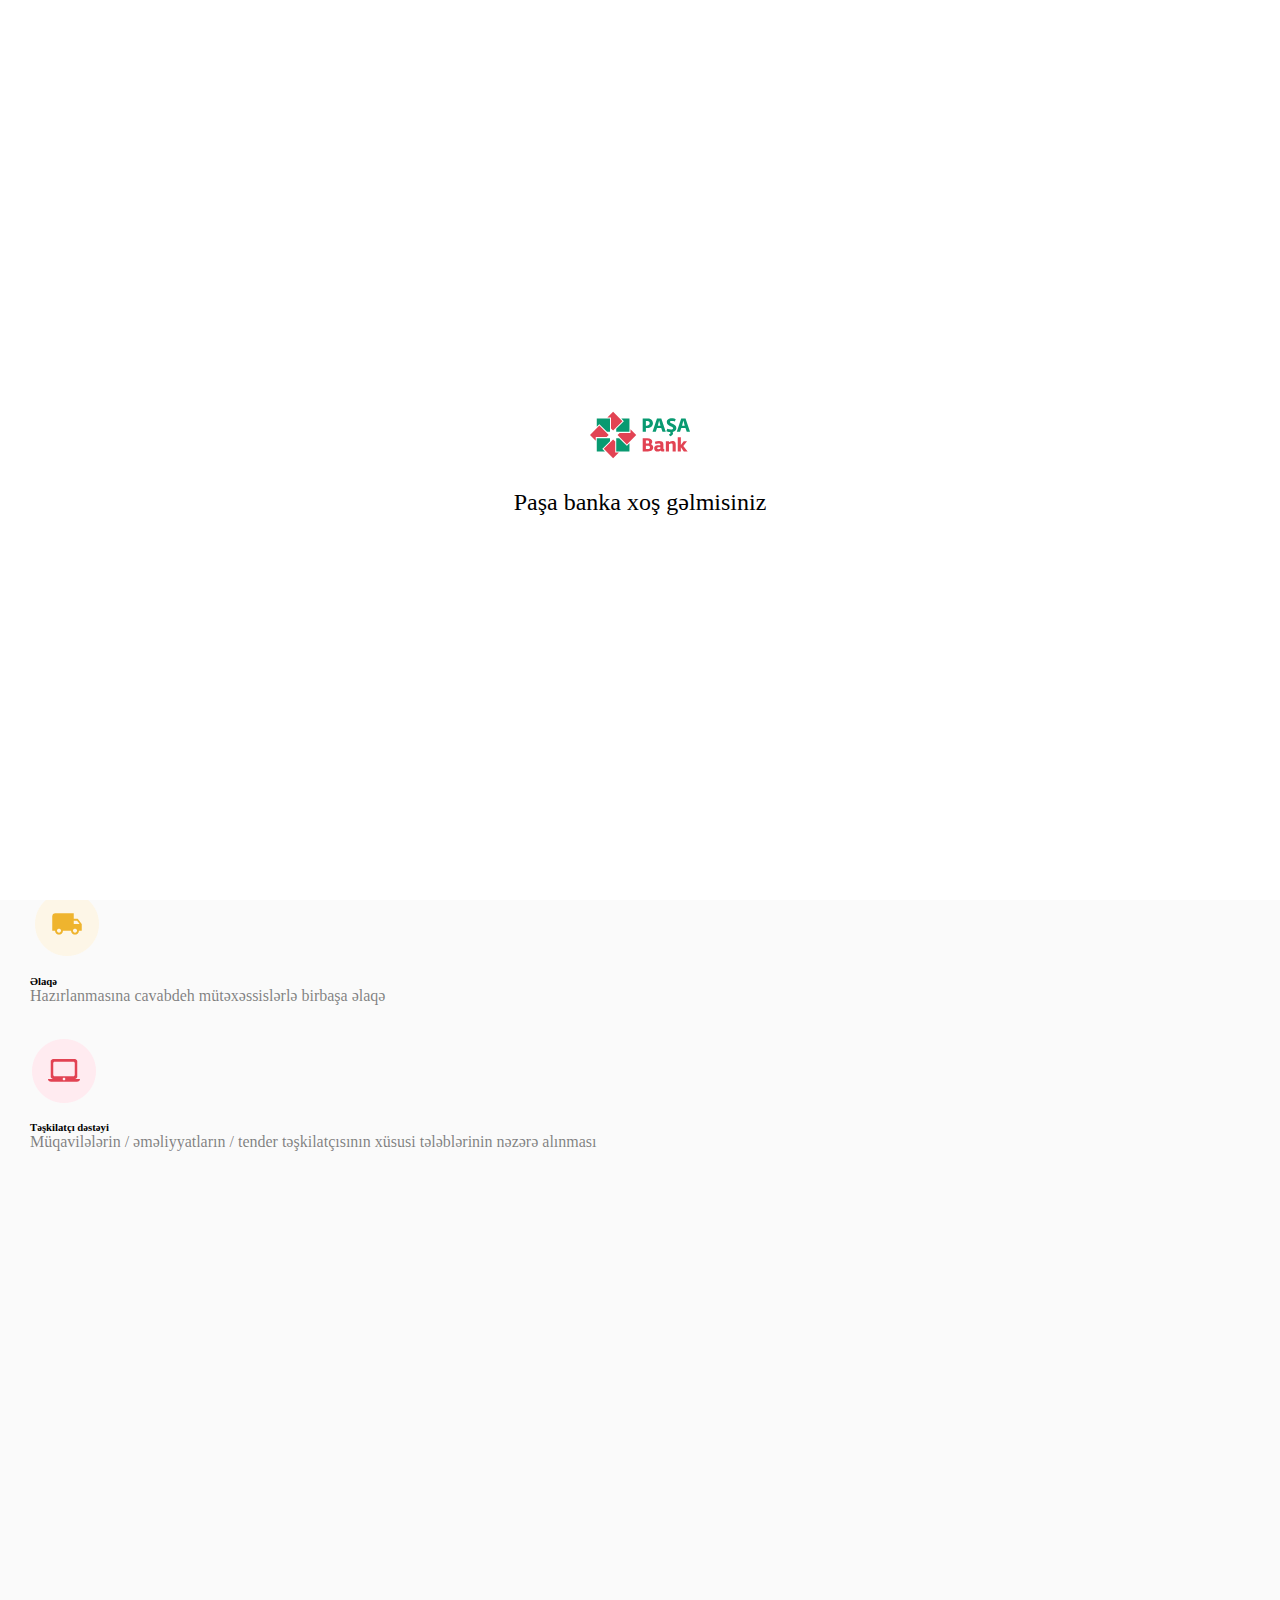
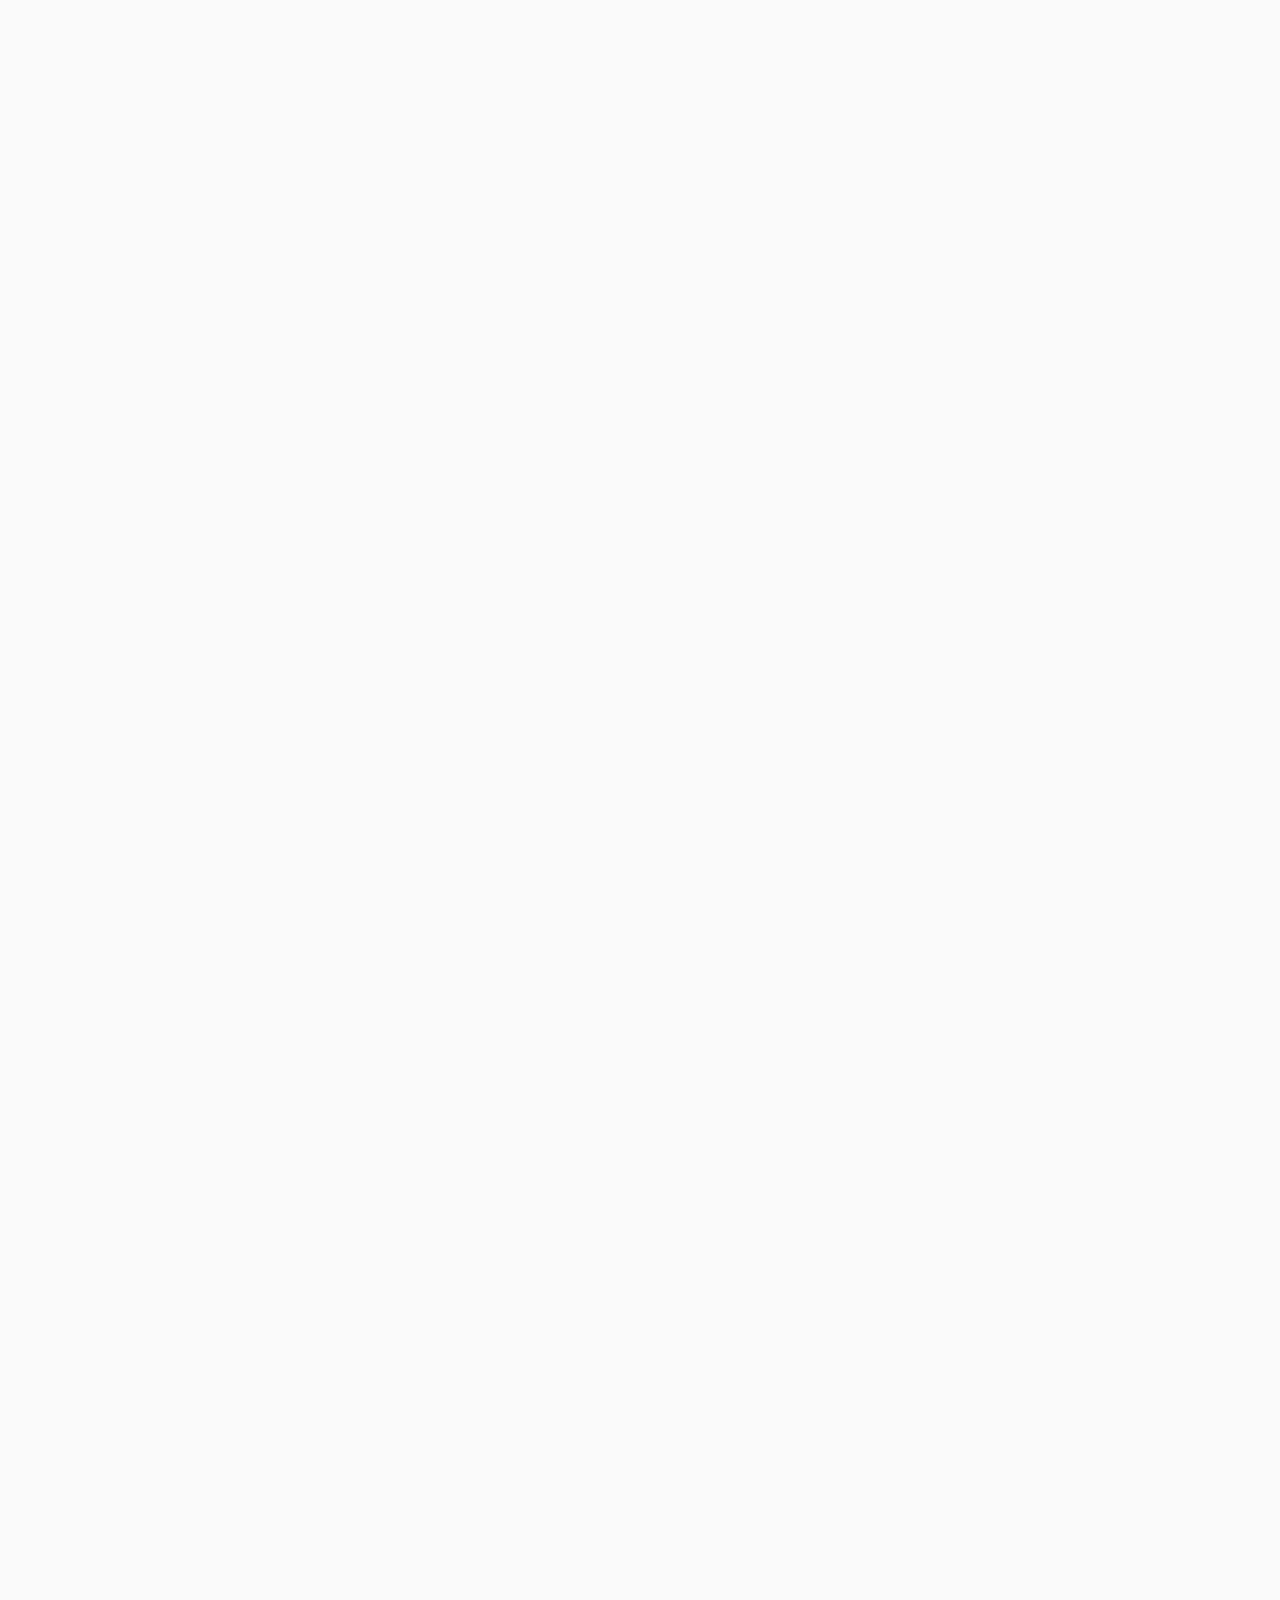
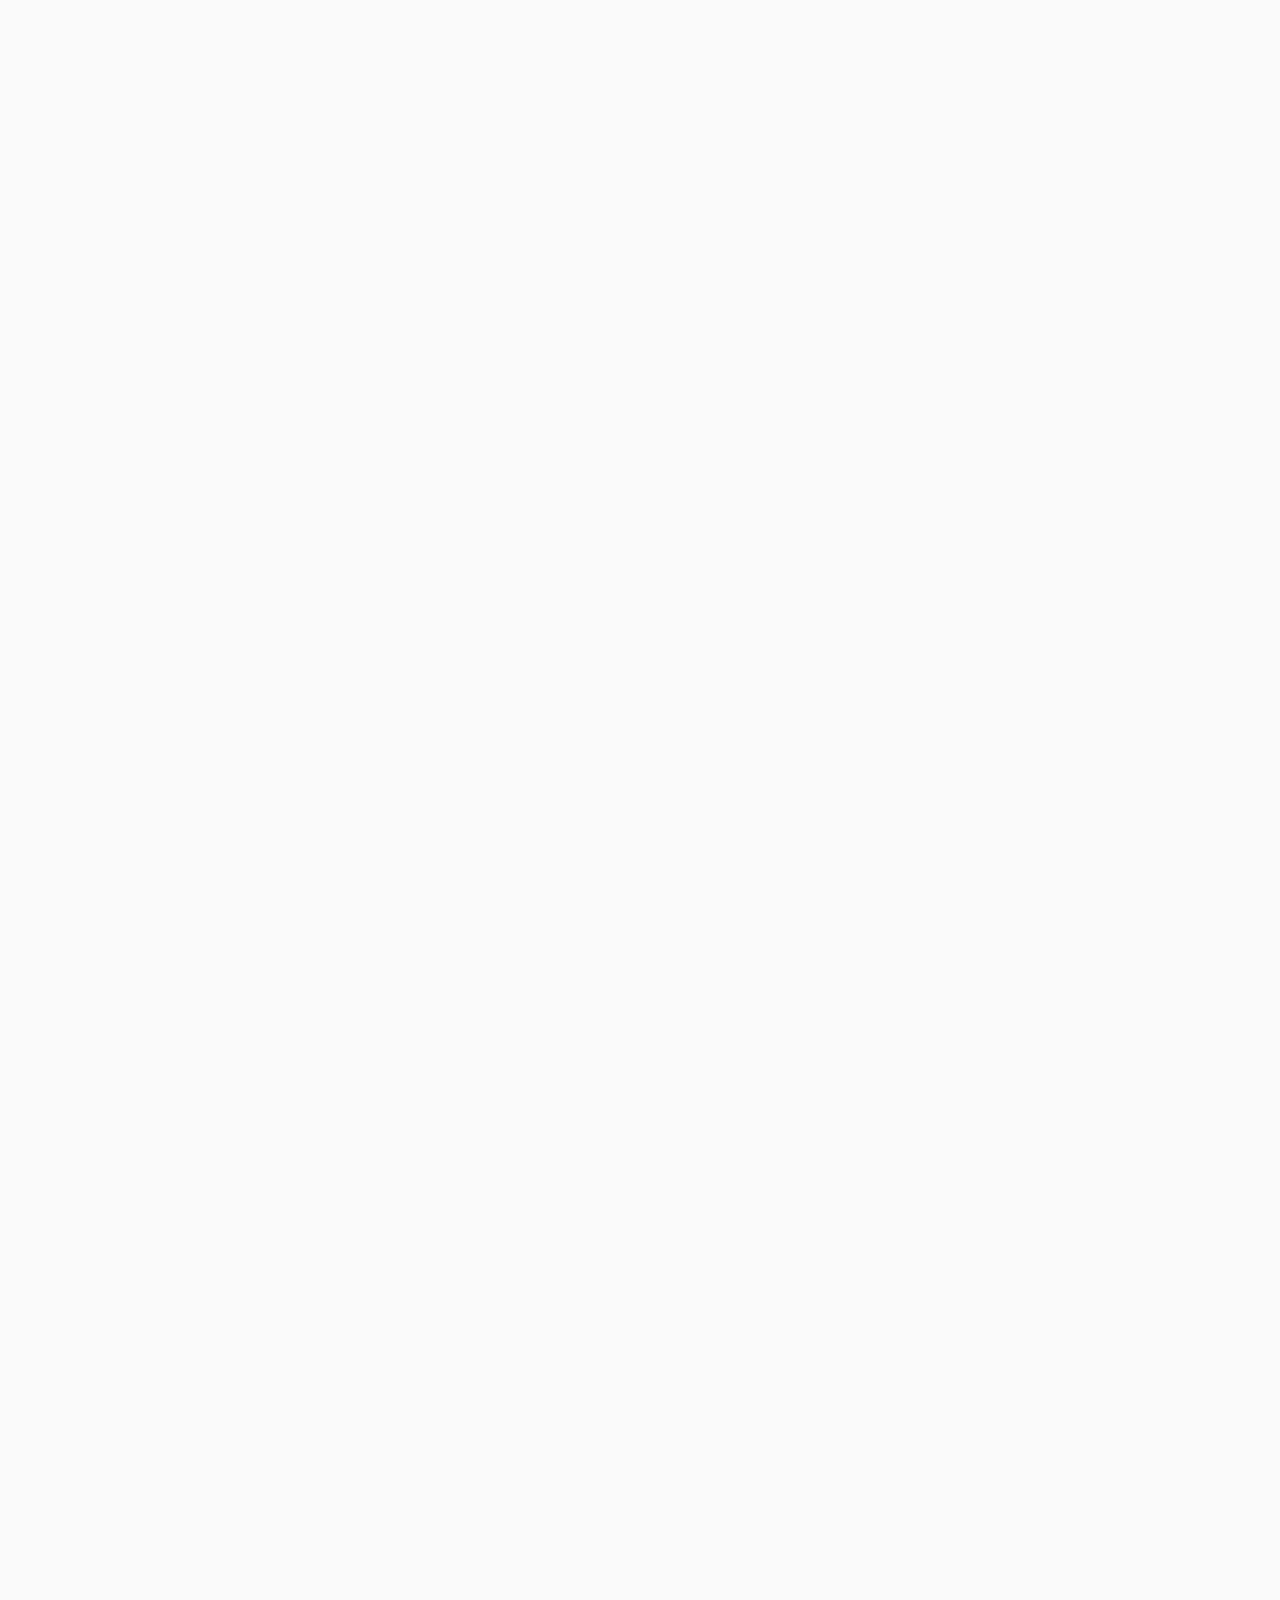
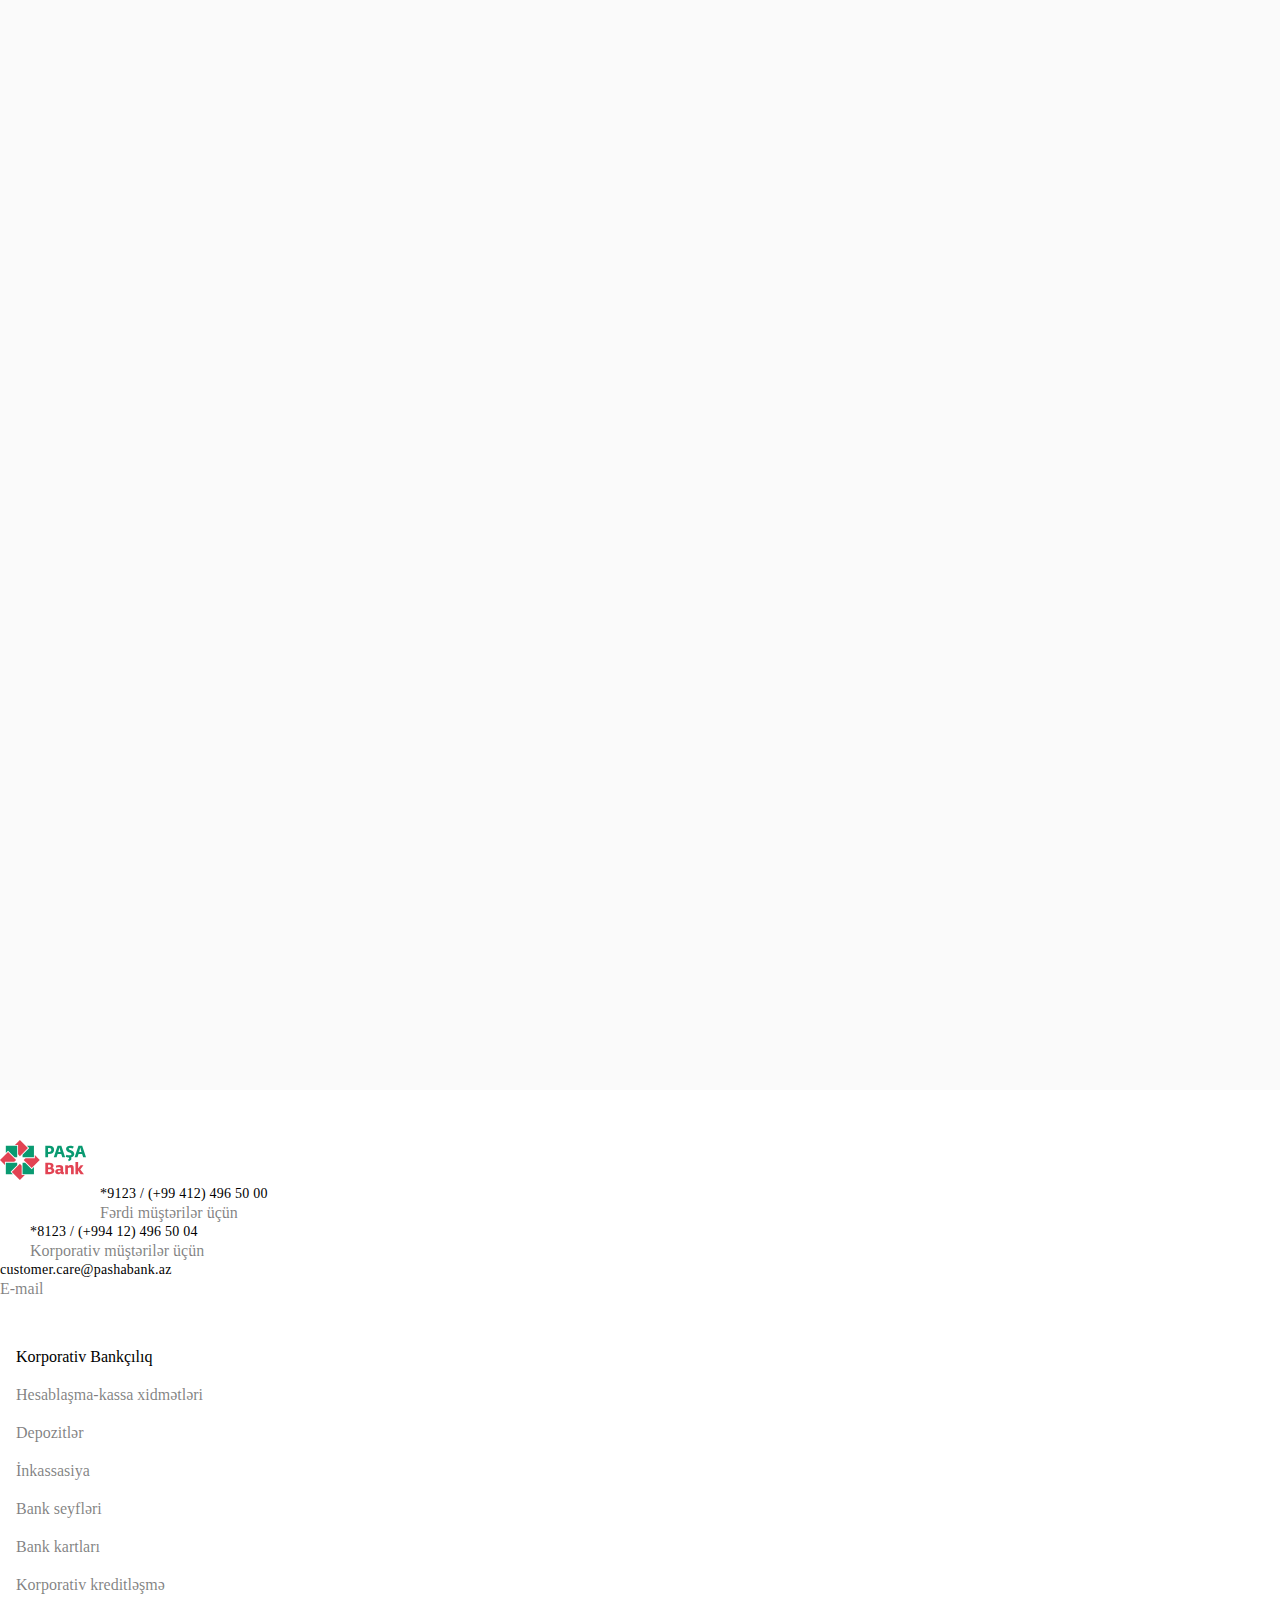
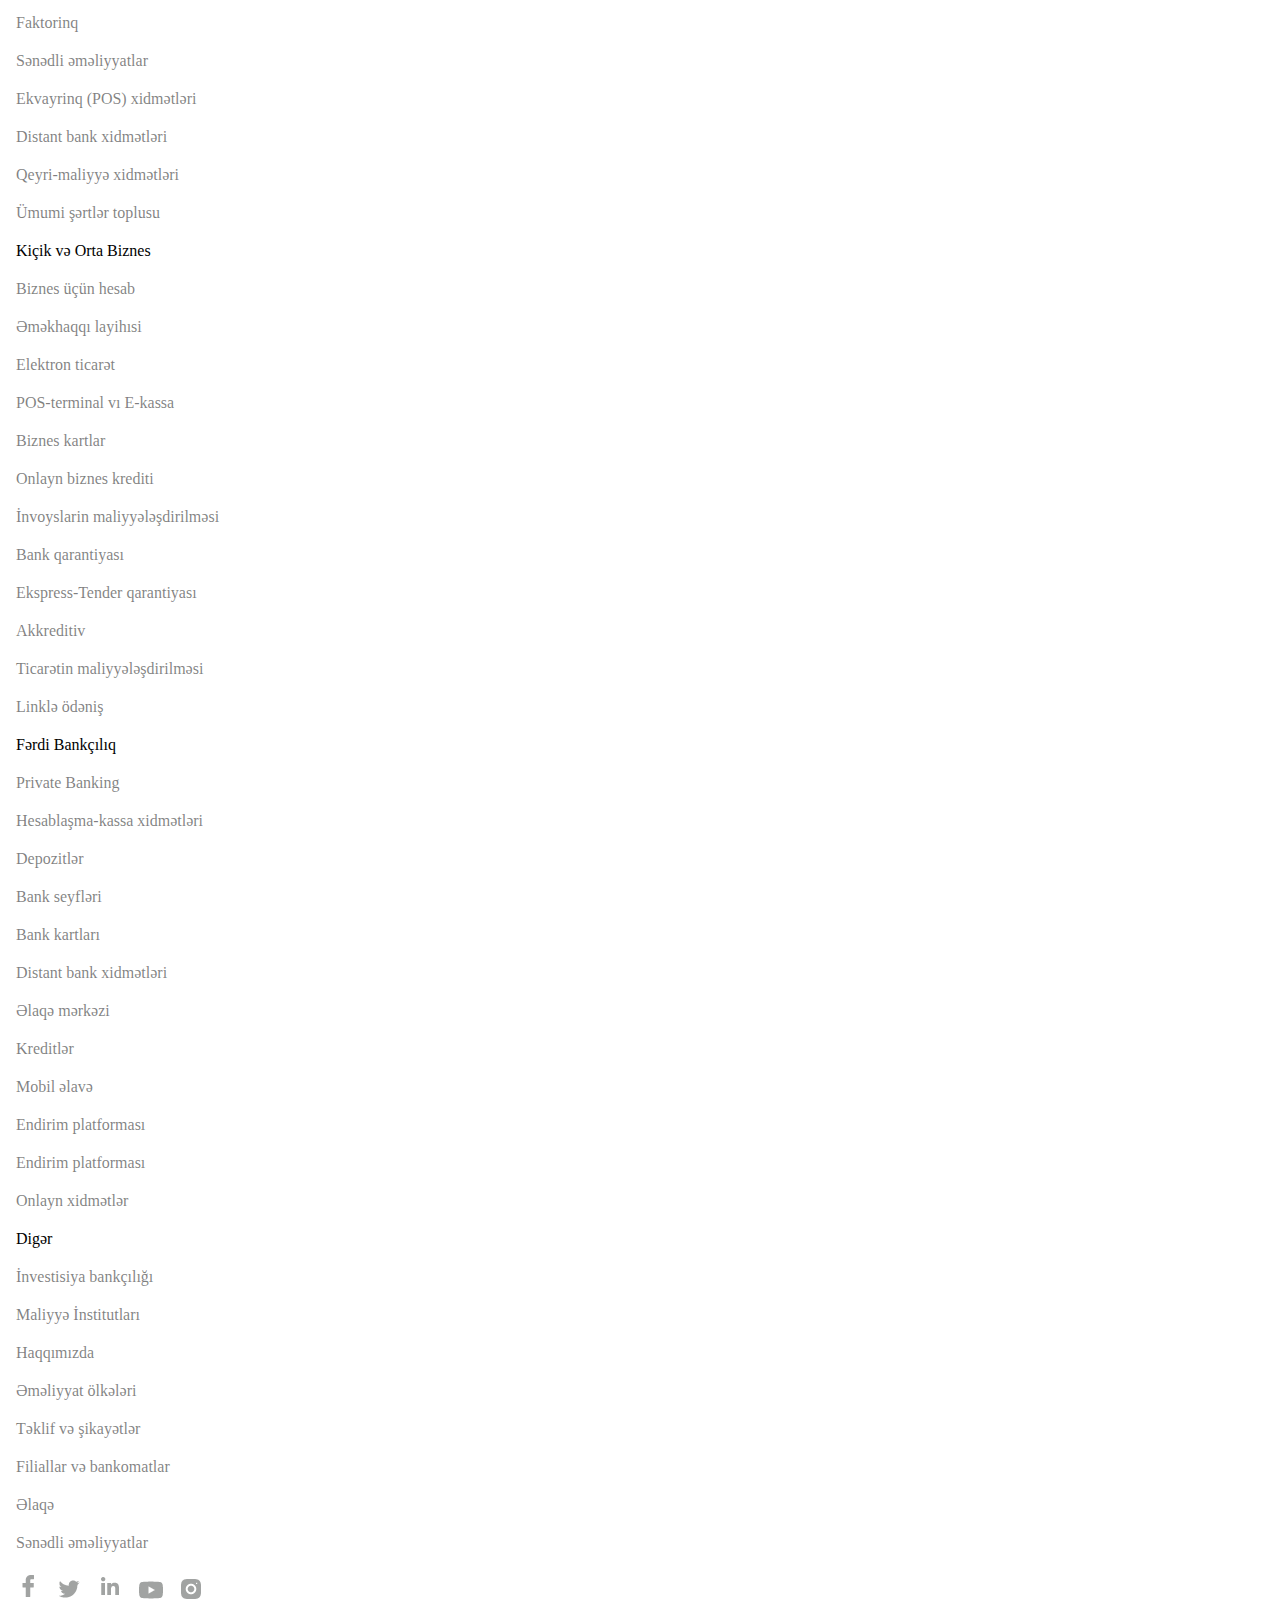
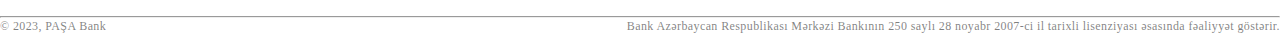
<file: Pages/Guarantees/guarantees.html>
<!DOCTYPE html>
<html lang="en">
<head>
    <meta charset="UTF-8">
    <meta http-equiv="X-UA-Compatible" content="IE=edge">
    <meta name="viewport" content="width=device-width, initial-scale=1.0">
    <link
    rel="stylesheet"
    href="https://cdn.jsdelivr.net/npm/bootstrap@4.6.2/dist/css/bootstrap.min.css"
    integrity="sha384-xOolHFLEh07PJGoPkLv1IbcEPTNtaed2xpHsD9ESMhqIYd0nLMwNLD69Npy4HI+N"
    crossorigin="anonymous"
  />
  <script
    src="https://code.jquery.com/jquery-3.3.1.slim.min.js"
    integrity="sha384-q8i/X+965DzO0rT7abK41JStQIAqVgRVzpbzo5smXKp4YfRvH+8abtTE1Pi6jizo"
    crossorigin="anonymous"
  ></script>
  <script
    src="https://cdn.jsdelivr.net/npm/popper.js@1.14.7/dist/umd/popper.min.js"
    integrity="sha384-UO2eT0CpHqdSJQ6hJty5KVphtPhzWj9WO1clHTMGa3JDZwrnQq4sF86dIHNDz0W1"
    crossorigin="anonymous"
  ></script>
  <script
    src="https://cdn.jsdelivr.net/npm/bootstrap@4.3.1/dist/js/bootstrap.min.js"
    integrity="sha384-JjSmVgyd0p3pXB1rRibZUAYoIIy6OrQ6VrjIEaFf/nJGzIxFDsf4x0xIM+B07jRM"
    crossorigin="anonymous"
  ></script>
  <link
    rel="stylesheet"
    href="https://fonts.googleapis.com/css2?family=Material+Symbols+Outlined:opsz,wght,FILL,GRAD@20..48,100..700,0..1,-50..200"
  />

    <link rel="stylesheet" href="./assets/guarantees.css">
    <script src="./Js/guarantees.js" defer type="module"></script>
    <title>Guarantees</title>
</head>

<body>
  <!-- HEADER START -->
  <header id="guarantees-header">
    <section class="loading">
      <div class="loading-content">
        <img src="../../assets/images/logo.svg" >
        <h2>Paşa banka xoş gəlmisiniz</h2>
      </div>
    </section>
    <section id="navbar">
      <div class="container-navbar">
        <div class="hamburger-nav">
          <span class="material-symbols-outlined hamburger-menu"> menu </span>
          <span class="material-symbols-outlined d-none"> close </span>
        </div>

        <div class="logo">
          <a href="../../index.html">
            <img src="../../assets/images/logo.svg" alt="Pasha Logo" />
          </a>
        </div>
        <div class="header-menu">
          <ul>
            <li><a  data-check="business" class="business">Biznes üçün xidmətlər</a>  </li>
            <li > <a  class="credit">Kreditlər</a> </li>
            <li ><a  class="factoring"> Faktorinq</a></li>
            <li ><a  class="transaction">Sənədli əməliyyatlar</a> </li>
            <li ><a  class="additional-operations">Əlavə xidmətlər</a>
              
            </li>
          </ul>
        </div>
        <div class="header-button">
          <button class="btn btn-nav">Daxil Ol</button>
        </div>
      </div>
      <div class="responsive-nav d-none">
        <ul>
          <li class="business-responsive">
            Biznes üşün xidmətlər
            <ul class="ul-business d-none">
              <li><a  href="https://sme.pashabank.az/tariff">Tariflər</a></li>
              <li><a href="https://gro.az/">GRO platforması</a></li>
              <li><a href="../Accounts/account.html">Biznes üçün hesab</a></li>
              <li><a href="../Salary cards/salarycards.html">Əməkhaqqi layihısi</a></li>
              <li><a href="../Payments/payment.html">Ödənişlər</a></li>
              <li><a href="../Business cards/businesscard.html">Biznes kartlar</a></li>
              <li><a href="../Pages/POS-Terminal/posterminal.html">POS terminal və E-kassa</a></li>
              <li><a href="../E-commerce/ecommerce.html">Elektron ticarət</a></li>
              <li><a href="https://sme.pashabank.az/pay-by-link">Linklə ödəniş</a></li>
            </ul>
          </li>
          <li class="credit-responsive">
            Kreditlər
            <ul class="ul-credit d-none">
              <li><a href="../Business credit/businesscredit.html">Onlayn biznes kreditləri</a></li>
              <li><a href="../Business loan/loan.html">Biznes kreditləri</a></li>
              <li><a href="https://www.pashabank.az/sme_banking/az/node/51">Gömrük kartı üzrə kredit xətti</a></li>
              <li><a href="../SIF credit/sifcredit.html">SİF Kreditləri</a></li>
            </ul>
            
          </li>
          <li class="factoring-responsive">
              Faktorinq
              <ul class="ul-factoring d-none">
              <li><a href="https://www.pashabank.az/sme_banking/az/node/29">Invoysların maliyyələşdirilməsi</a></li>
              <li><a href="https://www.pashabank.az/sme_banking/az/sme_purchase_order_finance">Alış sifarişi əsasında maliyyələşmə</a></li>
              <li><a href="../POS-Terminal/posterminal.html">Təchizat zəncirinin maliyyələşdirilməsi</a></li>
              </ul>
          </li>
          <li class="transaction-responsive">
              Sənədli əməliyyatlar
               <ul class="ul-transaction d-none">
              <li><a href="../Accounts/account.html">Ekspress-Tender qarantiyası</a></li>
              <li><a href="https://www.pashabank.az/sme_banking/az/node/38">Ticarətin maliyyələşdirilməsi</a></li>
              <li><a href="../Guarantees/guarantees.html">Bank qarantiyası</a></li>
              <li><a href="https://www.pashabank.az/sme_banking/az/node/36">Akkreditiv</a></li>
              <li><a href="https://www.pashabank.az/sme_banking/az/node/37">İnkasso</a></li>
               </ul>
          </li>
          <li class="additional-responsive">
               Əlavə xidmətlər
           <ul class="ul-additional d-none">
              <li><a href="https://www.pashabank.az/sme_banking/az/node/12">Inkassasiya</a></li>
              <li><a href="https://www.pashabank.az/sme_banking/az/node/14">Depozitlər</a></li>
              <li><a href="https://www.pashabank.az/sme_banking/az/node/14">Bank seyfləri</a></li>
              <li><a href="https://www.pashabank.az/sme_banking/az/node/14">Bulud CRM</a></li>
              <li><a href="https://www.pashabank.az/sme_banking/az/node/14">ÇatBot</a></li>
              <li><a href="https://www.pashabank.az/sme_banking/az/node/14">Elektron-ticarət üçün mobil tətbiq</a></li>
              <li><a href="https://www.pashabank.az/sme_banking/az/node/14">Umico MasterPass</a></li>
              <li><a href="https://www.pashabank.az/sme_banking/az/node/14">PAŞA Biznes</a></li>
           </ul>
          </li>
        </ul>
      </div>
      <div class="header-info d-none">
        <div class="container">
          <div class="forbusiness d-none">
            <ul>
              <li><a data-check="business" href="https://sme.pashabank.az/tariff">Tariflər</a></li>
              <li><a data-check="business" href="https://gro.az/">GRO platforması</a></li>
              <li><a data-check="business" href="../Accounts/account.html">Biznes üçün hesab</a></li>
              <li><a data-check="business" href="../Salary cards/salarycards.html">Əməkhaqqi layihısi</a></li>
              <li><a data-check="business" href="../Payments/payment.html">Ödənişlər</a></li>
            </ul>
            <ul>
              <li><a data-check="business" href="../Business cards/businesscard.html">Biznes kartlar</a></li>
              <li><a data-check="business" href="../POS-Terminal/posterminal.html">POS terminal və E-kassa</a></li>
              <li><a data-check="business" href="../E-commerce/ecommerce.html">Elektron ticarət</a></li>
              <li><a data-check="business" href="https://sme.pashabank.az/pay-by-link">Linklə ödəniş</a></li>
            </ul>
          </div>
          <div class="forcredit d-none">
            <ul>
              <li><a data-check="credit" href="../Business credit/businesscredit.html">Onlayn biznes kreditləri</a></li>
              <li><a data-check="credit" href="../Business loan/loan.html">Biznes kreditləri</a></li>
              <li><a data-check="credit" href="https://www.pashabank.az/sme_banking/az/node/51">Gömrük kartı üzrə kredit xətti</a></li>
              <li><a data-check="credit" href="../SIF credit/sifcredit.html">SİF Kreditləri</a></li>
            </ul>
          </div>
          <div class="forfactoring d-none">
            <ul>
              <li><a data-check="factoring" href="https://www.pashabank.az/sme_banking/az/node/29">Invoysların maliyyələşdirilməsi</a></li>
              <li><a data-check="factoring" href="https://www.pashabank.az/sme_banking/az/sme_purchase_order_finance">Alış sifarişi əsasında maliyyələşmə</a></li>
              <li><a data-check="factoring" href="../POS-Terminal/posterminal.html">Təchizat zəncirinin maliyyələşdirilməsi</a></li>
            </ul>
          </div>
          <div class="fortransaction d-none">
            <ul>
              <li><a data-check="transaction" href="../Accounts/account.html">Ekspress-Tender qarantiyası</a></li>
              <li><a data-check="transaction" href="https://www.pashabank.az/sme_banking/az/node/38">Ticarətin maliyyələşdirilməsi</a></li>
              <li><a data-check="transaction" href="../Guarantees/guarantees.html">Bank qarantiyası</a></li>
              <li><a data-check="transaction" href="https://www.pashabank.az/sme_banking/az/node/36">Akkreditiv</a></li>
              <li><a data-check="transaction" href="https://www.pashabank.az/sme_banking/az/node/36">İnkasso</a></li>
            </ul>
          </div>
          <div class="foradditional-operations d-none">
            <ul>
              <li><a data-check="operations" href="https://www.pashabank.az/sme_banking/az/node/12">Inkassasiya</a></li>
              <li><a data-check="operations" href="https://www.pashabank.az/sme_banking/az/node/14">Depozitlər</a></li>
              <li><a data-check="operations"  href="https://www.pashabank.az/sme_banking/az/node/14">Bank seyfləri</a></li>
              <li><a data-check="operations" href="https://www.pashabank.az/sme_banking/az/node/14">Bulud CRM</a></li>
            </ul>
            <ul>
              <li><a data-check="operations" href="https://www.pashabank.az/sme_banking/az/node/14">ÇatBot</a></li>
              <li><a data-check="operations" href="https://www.pashabank.az/sme_banking/az/node/14">Elektron-ticarət üçün mobil tətbiq</a></li>
              <li><a data-check="operations" href="https://www.pashabank.az/sme_banking/az/node/14">Umico MasterPass</a></li>
              <li><a data-check="operations" href="https://www.pashabank.az/sme_banking/az/node/14">PAŞA Biznes</a></li>
            </ul>
          </div>
        </div>
      </div>
    </section>
  </header>
  <!-- HEADER END -->
<main>
  <!-- SLIDER START -->
<section id="guarantees-slider">
<div class="container">
    <div class="row">
        <div class="col-md-6 ">
            <div class="for-arrow d-flex">
                <p>
                    
                    Ana sehife
                    </p>
                    <span class="material-symbols-outlined">
                        navigate_next
                        </span>
                        <p>Bank qarantiyası</p>
            </div>

            <h1>Bank qarantiyası</h1>
            <p>Müqavilə öhdəliklərinin yerinə yetirilməsinə zəmanət</p>
            <a href="#guarantees-apply-request" class="btn">
                Müraciət et
            </a>
        </div>
    </div>
</div>



</section>
<!-- SLIDER END -->
<!-- FEATURES START -->
<section id="guarantees-features">
<div class="container">
    <div class="features-title">
        <h4>
            <span class="first-title active-title">Üstünlükləri</span>
            <span class="second-title">Faydaları</span>
        </h4>
    </div>
    <div class="features-first ">
<div class="container">
    <div class="row">
        <div class="col-md-3">
            <img src="../../assets/images/order1.PNG" alt="">
            <h6>Sərfəli</h6>
            <p>Sərfəli tariflər və yüksək etibarlılıq</p>
        </div>
        <div class="col-md-3">
            <img src="../../assets/images/order2.PNG" alt="">
            <h6>Çevik</h6>
            <p>Minimal sənəd tələbi ilə müraciət günü əldə etmək imkanı

            </p>
        </div>
        <div class="col-md-3">
            <img src="../../assets/images/order3.PNG" alt="">
            <h6>Əlaqə</h6>
            <p>Hazırlanmasına cavabdeh mütəxəssislərlə birbaşa əlaqə
            </p>
        </div>
        <div class="col-md-3">
            <img src="../../assets/images/computer.PNG" alt="">
            <h6>Təşkilatçı dəstəyi
            </h6>
            <p>Müqavilələrin / əməliyyatların / tender təşkilatçısının xüsusi tələblərinin nəzərə alınması

            </p>
        </div>
    </div>
    
</div>


    </div>
    <div class="features-second d-none ">
        <div class="row">
            <div class="col-md-3">
                <img src="../../assets/images/order1.PNG" alt="">
                
                <p>Dövlət sifarişləri bazarına daxil olmaq imkanlarınızı genişləndirin.</p>
            </div>
            <div class="col-md-3">
                <img src="../../assets/images/order2.PNG" alt="">
               
                <p>Müqavilə üzrə ödənişinizi avans ödəmədən yerinə yetirin.
    
                </p>
            </div>
            <div class="col-md-3">
                <img src="../../assets/images/order3.PNG" alt="">
                
                <p>Kontraqent tərəfindən borc vəsaitlərinin cəlb olunması xərcindən daha aşağı olan əmtəə kreditini əldə edin.
                </p>
            </div>
            <div class="col-md-3">
                <img src="../../assets/images/computer.PNG" alt="">
               
                </h6>
                <p>Çatdırılmış mallar və ya göstərilmiş xidmətlər dəyərinin ödənilməsinə möhlət alın.
    
                </p>
            </div>
            <div class="col-md-3">
                <img src="../../assets/images/order1.PNG" alt="">
              
                
                <p>Müqavilələrin / əməliyyatların / tender təşkilatçısının xüsusi tələblərinin nəzərə alınması
    
                </p>
            </div>
            <div class="col-md-3">
                <img src="../../assets/images/order2.PNG" alt="">
               
                </h6>
                <p>Yeni partnyorla müqavilələrinizi  risksiz bağlayın.


    
                </p>
            </div>
            <div class="col-md-3">
                <img src="../../assets/images/order1.PNG" alt="">
              
               
                <p>Əməkdaşlıq etdiyiniz partnyorlar  bazasını genişləndirin.


    
                </p>
            </div>
            
        </div>
    </div>
</div>

</section>
<!-- FEATURES END -->
<!-- INFO START -->
<section id="guarantees-features-info">
<div class="container">
<div class="info-header-first col-md-8">
    <h2>Bank qarantiyası nə üçün lazımdır?</h2>
    <p>Malların çatdırılması və ya xidmətlərin göstərilməsi üzrə müqavilə öhdəlikləri yerinə yetirilmədikdə,
        Alıcı və ya Satıcının yarana biləcək zərərlərini azaltmaq məqsədi ilə istifadə olunur.</p>
</div>
<div class="info-header-second col-md-8">
    <h2>Kimlər üçün nəzərdə tutulub?
    </h2>
    <p>Məhsuldan tərəfdaşlarla biznes əməkdaşlıq müqaviləsi olan hüquqi şəxslər və fərdi sahibkarlar faydalana bilər.

    </p>
</div>

<h2 class="bank-features">Bank qarantiyaları</h2>

<div class="features-info-buttons ">
<span class="all-features">Hamısı</span>
<span data-id="2" >Tender təklifi qarantiyası</span>
<span data-id="3">Ekspress-tender qarantiyası</span>
<span data-id="4">İcra qarantiyası</span>
<span data-id="5">Avans ödənişinin geri qaytarılması qarantiyası</span>
<span data-id="6">Maliyyə vəsaitlərinin saxlanması qarantiyası</span>
<span data-id="7">Ödəmə qarantiyası</span>
<span data-id="8">Gömrük və ya vergi qarantiyası</span>
<span data-id="9">Kontrqarantiya</span>
</div>
<div class="features-info-body">

<div class="body-ft"  data-id="2">
    <h4>Tender təklifi qarantiyası
    </h4>
    <div class="d-flex">
        <img src="../../assets/images/done.svg" >
        <p>Satıcı tərəfindən xidmət və ya malların Alıcısı qarşısında tender şərtlərinin
            yerinə yetirilməsini təmin edir</p>
            
    </div>
    <div class="d-flex">
        <img src="../../assets/images/done.svg" >
        <p>Tender qalibi Satıcının xidmətlərin icrasına və ya malların çatdırılmasına dair müqavilənin
            imzalanmasına etiraz riskini aradan qaldırır.</p>
            
    </div>
    <a href="#guarantees-apply-request" class="btn">
        Müraciət et
    </a>
</div>
<div class="body-ft" data-id="3">
    <h4>Ekspress-tender qarantiyası
    </h4>
    <div class="d-flex">
        <img src="../../assets/images/done.svg" >
        <p>Satıcı tərəfindən xidmət və ya malların Alıcısı qarşısında tender şərtlərinin yerinə
            yetirilməsini təmin edir.</p>
            
    </div>
    <div class="d-flex">
        <img src="../../assets/images/done.svg" >
        <p>Tender qalibi Satıcının xidmətlərin icrasına və ya malların çatdırılmasına dair
            müqavilənin imzalanmasına etiraz riskini aradan qaldırır.</p>
            
    </div>
    <div class="d-flex">
        <img src="../../assets/images/done.svg" >
        <p>Girov və ya nağd vəsait tələb olunmadan Banka müraciət edilən gün təqdim edilir.</p>
            
    </div>
    <a href="#guarantees-apply-request" class="btn">
        Müraciət et
    </a>
</div>
<div class="body-ft" data-id="4">
    <h4>İcra qarantiyası</h4>
    <div class="d-flex">
        <img src="../../assets/images/done.svg" >
        <p>Satıcının müqavilə üzrə malların çatdırılması və ya xidmətlərin icrası barədə öhdəliklərinin Alıcı
            qarşısında tam yerinə yetirilməsini təmin edir.</p>
            
    </div>
    <a href="#guarantees-apply-request" class="btn">
        Müraciət et
    </a>
</div>
<div class="body-ft" data-id="5">
    <h4>Avans ödənişinin geri qaytarılması qarantiyası
    </h4>
    <div class="d-flex">
        <img src="../../assets/images/done.svg" >
        <p>Satıcı tərəfindən xidmətlərin icrası və ya malların çatdırılması ilə bağlı öhdəliklər yerinə yetirilmədikdə
            Alıcının əvvəlcədən ödədiyi vəsaitin geri qaytarılmasını təmin edir</p>
            
    </div>
    <a href="#guarantees-apply-request" class="btn">
        Müraciət et
    </a>
</div>
<div class="body-ft" data-id="6">
    <h4>Maliyyə vəsaitlərinin saxlanması qarantiyası
    </h4>
    <div class="d-flex">
        <img src="../../assets/images/done.svg" >
        <p>Satıcının müqavilə üzrə malların çatdırılması və ya xidmətlərin icrası barədə öhdəliklərinin Alıcı
            qarşısında tam yerinə yetirilməsini təmin edir.</p> 
    </div>
    <div class="d-flex">
        <img src="../../assets/images/done.svg" >
        <p>Satıcı tərəfindən icra ilə bağlı uyğunsuzluq olduqda Alıcıya qarantiya məbləğinin
            ödənilməsini təmin edir.</p> 
    </div>
    <a href="#guarantees-apply-request" class="btn">
        Müraciət et
    </a>
</div>
<div class="body-ft" data-id="7">
    <h4>Ödəmə qarantiyası
    </h4>
    <div class="d-flex">
        <img src="../../assets/images/done.svg" >
        <p>Alıcı tərəfindən çatdırılmış malların, görülən xidmətlərin dəyərinin Satıcıya ödənilməsini təmin edir.

        </p>
            
    </div>
    <a href="#guarantees-apply-request" class="btn">
        Müraciət et
    </a>
</div>
<div class="body-ft" data-id="8">
    <h4>Gömrük və ya vergi qarantiyası
    </h4>
    <div class="d-flex">
        <img src="../../assets/images/done.svg" >
        <p>Sahibkarın vergi və gömrük xidmətləri nümayəndələri qarşısında vergi və gömrük ödənişlərinin
            həyata keçirilməsi üzrə öhdəlikləri təmin edir.</p>
            
    </div>
    <a href="№guarantees-apply-request" class="btn">
        Müraciət et
    </a>
</div>
<div class="body-ft" data-id="9">
    <h4>Kontrqarantiya
    </h4>
    <div class="d-flex">
        <img src="../../assets/images/done.svg" >
        <p>Müştərinin ərizəsi əsasında Bank-Kontrqarant (PAŞA Bank) Bank-Qarantın (Benefisiarbank)
            xeyrinə verilmiş qarantiya və bunun əsasında Bank-Qarant Benefisiarın xeyrinə öz qarantiyasını verir</p>
            
    </div>
    <a href="#" class="btn">
        Müraciət et
    </a>
</div>


</div>








</div>

</section>
<!-- INFO END -->
<!-- STEPS START -->
<section id="guarantees-steps">
  <div class="container">
      <h3>Bank qarantiyasını üçün 4 sadə addım</h3>
      <div class="row">
          <div class="col-md-3">
              <img src="../../assets/images/1s.PNG" alt="1">
              <p>Ərizəni sayt üzərindən onlayn və ya Bankın Sizə yaxın Biznes mərkəzinə yaxınlaşaraq təqdim edin.</p>
          </div>
          <div class="col-md-3">
              <img src="../../assets/images/2s.PNG" alt="1">
              <p>Bank menecerinin dəstəyi ilə sənədləri toplayın.</p>
          </div>
          <div class="col-md-3">
              <img src="../../assets/images/3s.PNG" alt="1">
              <p>Bank ilə müqavilə bağlayın.

              </p>
          </div>
          <div class="col-md-3">
              <img src="../../assets/images/4s.PNG" alt="1">
              <p>Qarantiyanı əldə edin.

              </p>
          </div>
          
          
      </div>
  </div>
</section>
<!-- STEPS END -->
<!-- REQUEST START -->
<section id="guarantees-apply-request" >
<div class="container">
  <h4>Banka gəlmədən müraciət edin

  </h4>
  <div class="request-body">
      <div class="row">
          <div class="col-md-4">
              <input type="text" placeholder="Ad,Soyad" class="request-name">
          </div>
          <div class="col-md-4">
              <input type="text" placeholder="0517230305" class="request-number">
          </div>
          <div class="col-md-4">
              <button type="submit" class="btn btn-request">Müraciət et</button>
          </div>
      </div>
  </div>
</div>



</section>
<!-- REQUEST END -->
<!-- MODAL START -->
<section id="modal-for-guarantees" class="d-none">
  <div class="background">
       <h3>Sorğunuz uğurla göndərildi .<h3>
       <img src="../../assets/images/done.svg" alt="">
               </div> 
</section>
<!-- MODAL END -->
</main>



<footer>
  <section id="footer-contacts">
  <div class="container">
    <div class="row"> <li class="footer-icons-responsive">
      <a href="https://www.facebook.com/"><img src="../../assets/images/facebookicon.PNG" alt="facebook"></a>
      <a href="https://www.twitter.com/"><img src="../../assets/images/twittericom.PNG" alt="twitter"></a>
      <a href="https://www.linkedin.com/"><img src="../../assets/images/linkedin.PNG" alt="linkedin"></a>
      <a href="https://www.youtube.com/"><img src="../../assets/images/youtube.PNG" alt="youtube"></a>
      <a href="https://www.instagram.com/"><img src="../../assets/images/instagram.PNG" alt="instagram"></a>
    </li>
      <div class="footer-logo footer-contacts-item">
        <a href="#">
          <img class="logo-none-opacity" src="../../assets/images/logo.svg" alt="logo">
      <img class="logo-opacity" src="../../assets/images/PB-Logo_40.svg" alt="logo with opacity">
      
        </a>
        
      
    </div>
    <div class="footer-contacts-item" id="padding-1">
      <p class="footer-call">
        *9123 / (+99 412) 496 50 00
    </p>
      <p class="footer-label">
        
        Fərdi müştərilər üçün
                                  
      </p>
    </div>
    <div class="footer-contacts-item " id="padding-2">
      <p class="footer-call">
        *8123 / (+994 12) 496 50 04
    </p>
      <p class="footer-label">
        
        Korporativ müştərilər üçün
                                  
      </p>
    </div>
    <div class="footer-contacts-item" id="padding-3">
      <p class="footer-call">
        customer.care@pashabank.az
    </p>
      <p class="footer-label">
        
        E-mail
                                  
      </p>
    </div>
    </div>
  </div>
  </section>
  <section id="footer-navigation">
  <div class="container">
    <div class="row">
      <div class="footer-nav-items ">
        <ul>
        <li>Korporativ Bankçılıq</li>
        <li><a href="https://www.pashabank.az/sme_banking/az/node/14">
          Hesablaşma-kassa xidmətləri
      </a></li>
        
        <li><a href="https://www.pashabank.az/sme_banking/az/node/14">
          Depozitlər
      </a></li>
        <li><a href="https://www.pashabank.az/sme_banking/az/node/14">
          İnkassasiya
      </a></li>
        <li><a href="https://www.pashabank.az/sme_banking/az/node/14">
          Bank seyfləri
      </a></li>
        <li><a href="https://www.pashabank.az/sme_banking/az/node/14">
          Bank kartları
      </a></li>
        <li><a href="https://www.pashabank.az/sme_banking/az/node/14">
          
          Korporativ kreditləşmə
                              
        </a></li>
        <li><a href="https://www.pashabank.az/sme_banking/az/node/14">
          Faktorinq 
      </a></li>
        <li><a href="https://www.pashabank.az/sme_banking/az/node/14">
          
          Sənədli əməliyyatlar
                              
        </a></li>
        <li><a href="https://www.pashabank.az/sme_banking/az/node/14">
          Ekvayrinq (POS) xidmətləri
      </a></li>
        <li><a href="https://www.pashabank.az/sme_banking/az/node/14"> 
          Distant bank xidmətləri
      </a></li>
        <li><a href="https://www.pashabank.az/sme_banking/az/node/14">
          Qeyri-maliyyə xidmətləri
      </a></li>
      <li><a href="https://www.pashabank.az/sme_banking/az/node/14">
        
        Ümumi şərtlər toplusu 
                              
      </a></li>
      </ul>
      </div>
      <div  class="footer-nav-items">
        <ul>
          <li>Kiçik və Orta Biznes</li>
          <li><a href="../Accounts/account.html">
            Biznes üçün hesab
        </a></li>
          
          <li><a href="https://www.pashabank.az/sme_banking/az/node/14">
            Əməkhaqqı layihısi
        </a></li>
          <li><a href="../E-commerce/ecommerce.html">
            Elektron ticarət
        </a></li>
          <li><a href="../POS-Terminal/posterminal.html">
            POS-terminal vı E-kassa
        </a></li>
          <li><a href="">
            Biznes kartlar
        </a></li>
          <li><a href="../Business credit/businesscredit.html">
            
            Onlayn biznes krediti
                                
          </a></li>
          <li><a href="https://www.pashabank.az/sme_banking/az/node/14">
           İnvoyslarin maliyyələşdirilməsi
        </a></li>
          <li><a href="./Pages/Guarantees/guarantees.html">
            
            Bank qarantiyası
                                
          </a></li>
          <li><a href="../Accounts/account.html">
            Ekspress-Tender qarantiyası
        </a></li>
          <li><a href="https://www.pashabank.az/sme_banking/az/node/36"> 
            Akkreditiv
        </a></li>
          <li><a href="https://www.pashabank.az/sme_banking/az/node/38">
            Ticarətin maliyyələşdirilməsi
        </a></li>
        <li><a href="https://www.pashabank.az/sme_banking/az/node/14">
          
          Linklə ödəniş
                                
        </a></li>
        </ul>
      </div>
      <div  class="footer-nav-items">
        <ul>
          <li>Fərdi Bankçılıq</li>
          <li><a href="https://www.pashabank.az/sme_banking/az/node/14">
            Private Banking
        </a></li>
          
          <li><a href="https://www.pashabank.az/sme_banking/az/node/14">
            Hesablaşma-kassa xidmətləri
        </a></li>
          <li><a href="https://www.pashabank.az/sme_banking/az/node/14">
            Depozitlər
        </a></li>
          <li><a href="https://www.pashabank.az/sme_banking/az/node/14">
            Bank seyfləri
        </a></li>
          <li><a href="../Business cards/businesscard.html">
            Bank kartları
        </a></li>
          <li><a href="https://www.pashabank.az/sme_banking/az/node/14">
            
          Distant bank xidmətləri
                                
          </a></li>
          <li><a href="https://www.pashabank.az/sme_banking/az/node/14">
          Əlaqə mərkəzi
        </a></li>
          <li><a href="../Business credit/businesscredit.html">
            
            Kreditlər
                                
          </a></li>
          <li><a href="https://www.pashabank.az/sme_banking/az/node/14">
            Mobil əlavə
        </a></li>
          <li><a href="https://www.pashabank.az/sme_banking/az/node/14"> 
            Endirim platforması
        </a></li>
          <li><a href="https://www.pashabank.az/sme_banking/az/node/14">
            Endirim platforması
        </a></li>
        <li><a href="https://www.pashabank.az/sme_banking/az/node/14">
          
         Onlayn xidmətlər
                                
        </a></li>
        </ul>
      </div>
      <div  class="footer-nav-items">
        <ul >
          <li> Digər</li>
          <li><a href="https://www.pashabank.az/sme_banking/az/node/14">
           İnvestisiya bankçılığı
        </a></li>
          
          <li><a href="https://www.pashabank.az/sme_banking/az/node/14">
            Maliyyə İnstitutları
        </a></li>
          <li><a href="https://www.pashabank.az/sme_banking/az/node/14">
            Haqqımızda
        </a></li>
          <li><a href="https://www.pashabank.az/sme_banking/az/node/14">
           Əməliyyat ölkələri
        </a></li>
          <li><a href="https://www.pashabank.az/sme_banking/az/node/14">
            Təklif və şikayətlər
        </a></li>
          <li><a href="https://www.pashabank.az/sme_banking/az/node/14">
            
            Filiallar və bankomatlar 
                                
          </a></li>
          <li><a href="https://www.pashabank.az/sme_banking/az/node/14">
           Əlaqə
        </a></li>
          <li><a href="https://www.pashabank.az/sme_banking/az/node/14">
            
            Sənədli əməliyyatlar
                                
          </a></li>
          <li class="d-flex footer-icons">
            <a href="https://www.facebook.com/"><img src="../../assets/images/facebookicon.PNG" alt="facebook"></a>
            <a href="https://www.twitter.com/"><img src="../../assets/images/twittericom.PNG" alt="twitter"></a>
            <a href="https://www.linkedin.com/"><img src="../../assets/images/linkedin.PNG" alt="linkedin"></a>
            <a href="https://www.youtube.com/"><img src="../../assets/images/youtube.PNG" alt="youtube"></a>
            <a href="https://www.instagram.com/"><img src="../../assets/images/instagram.PNG" alt="instagram"></a>
          </li>
  
          
        </ul>
      </div>
    </div>
  </div>
  </section>
  <hr>
  <section id="footer-copyright">
  <div class="container">
   <div class="copyright-content">
    <p>
      © 2023, PAŞA Bank 
  </p>
  <p>
    
    Bank Azərbaycan Respublikası Mərkəzi Bankının 250 saylı 28 noyabr 2007-ci il tarixli lisenziyası əsasında fəaliyyət göstərir.
                  
  </p>
   </div>
  </div>
  </section>
      </footer>
</body>
</html>
</file>
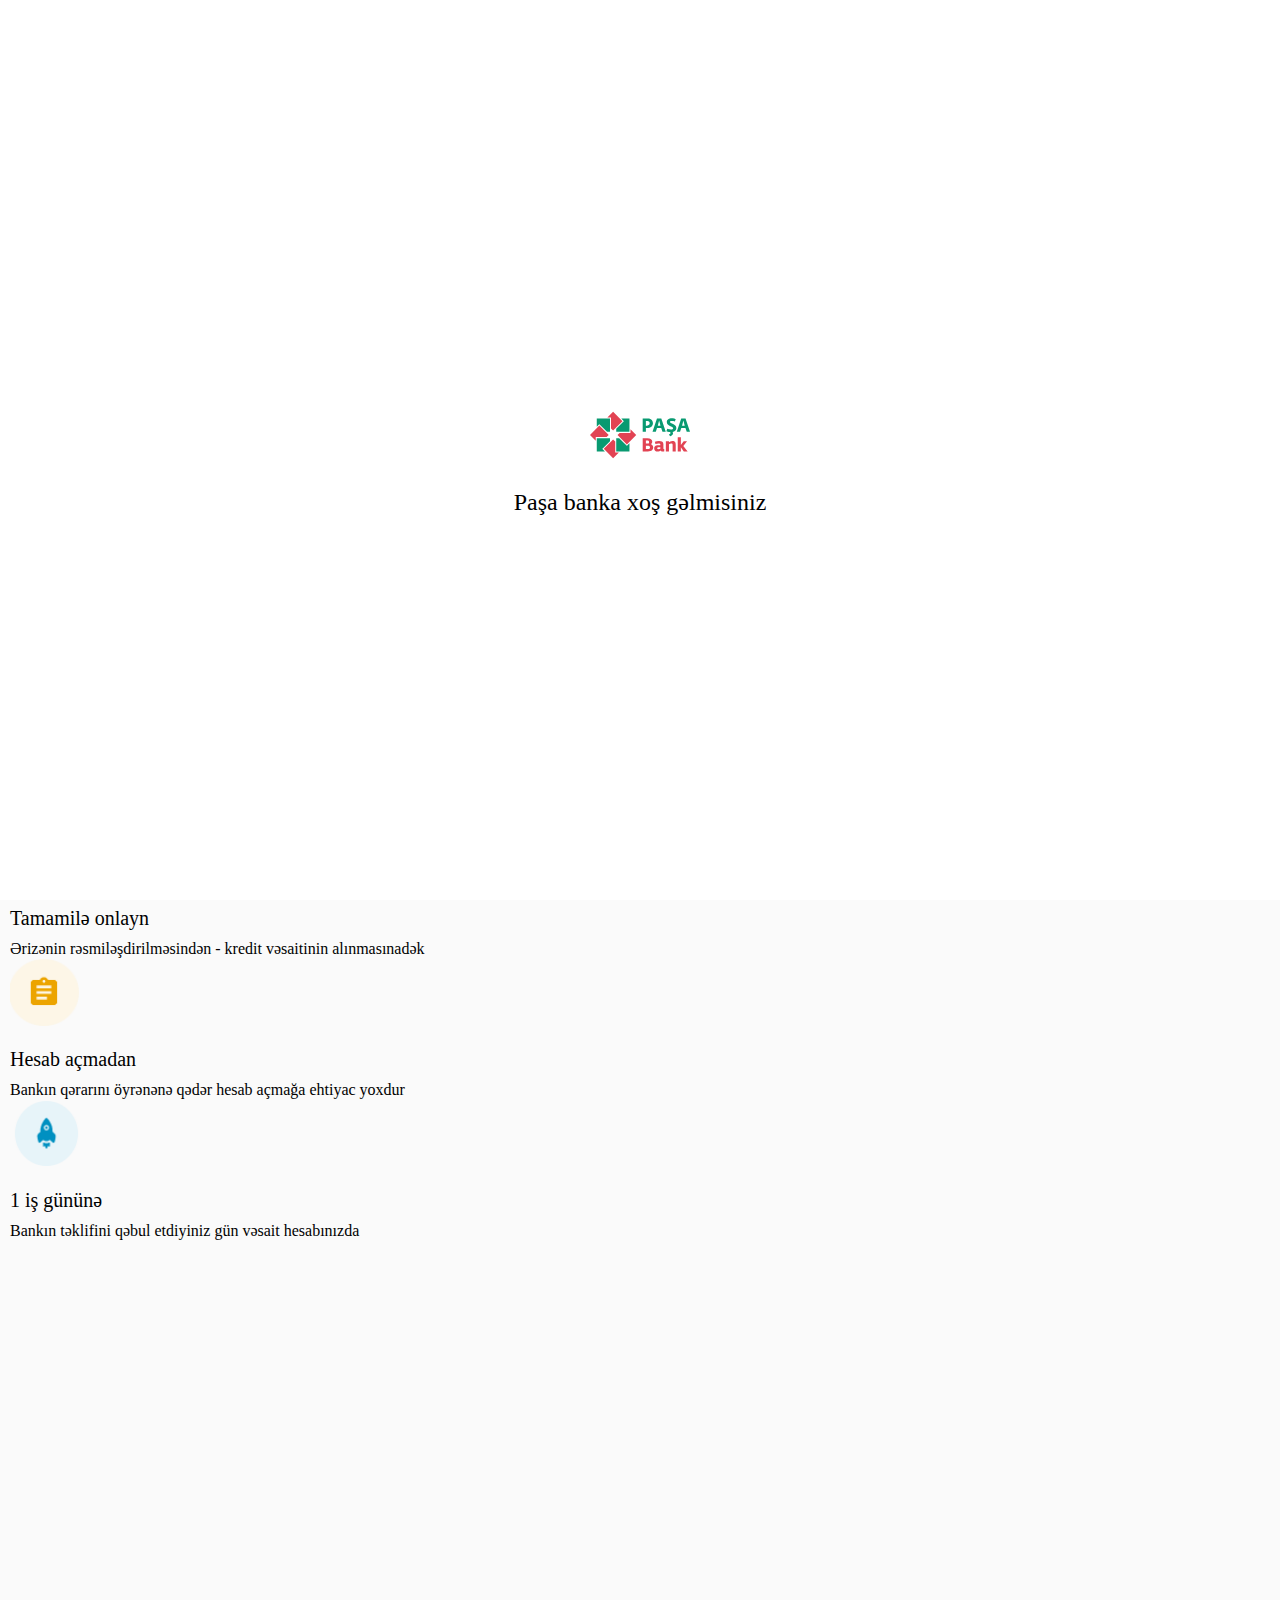
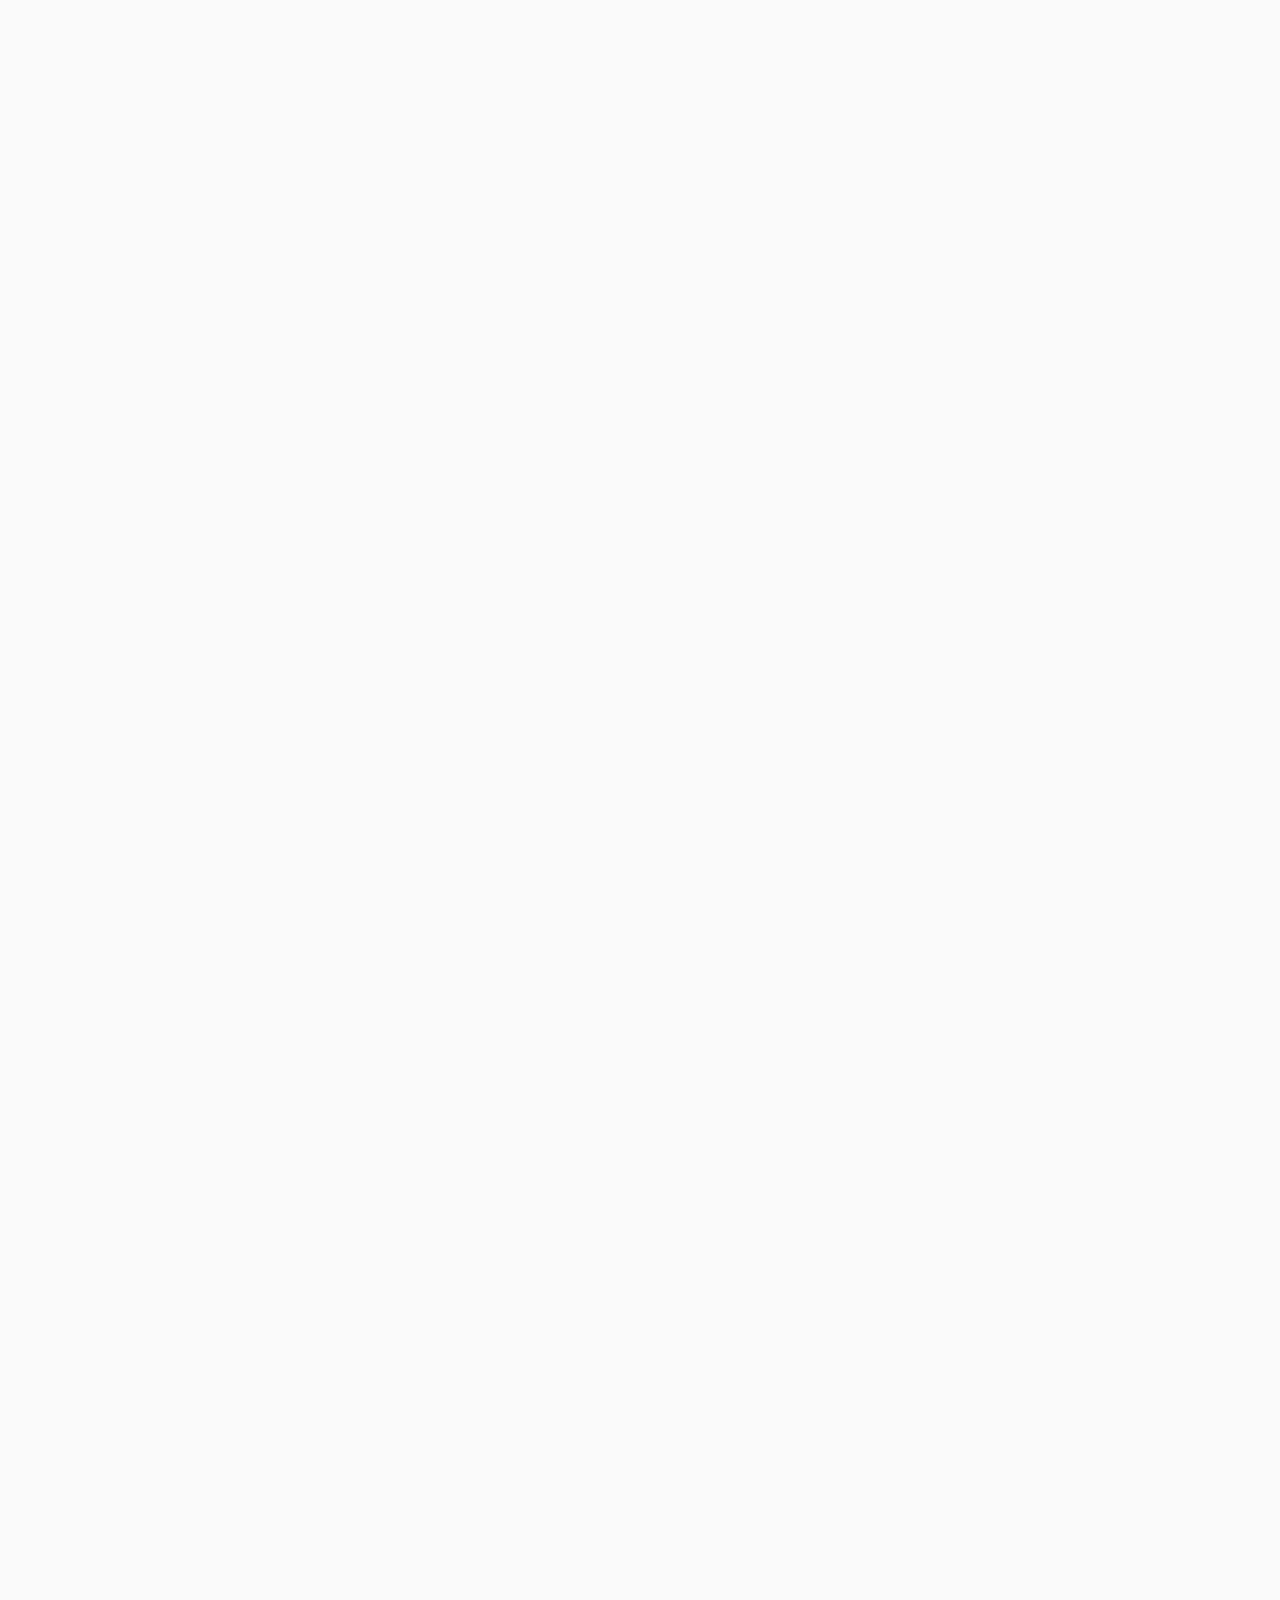
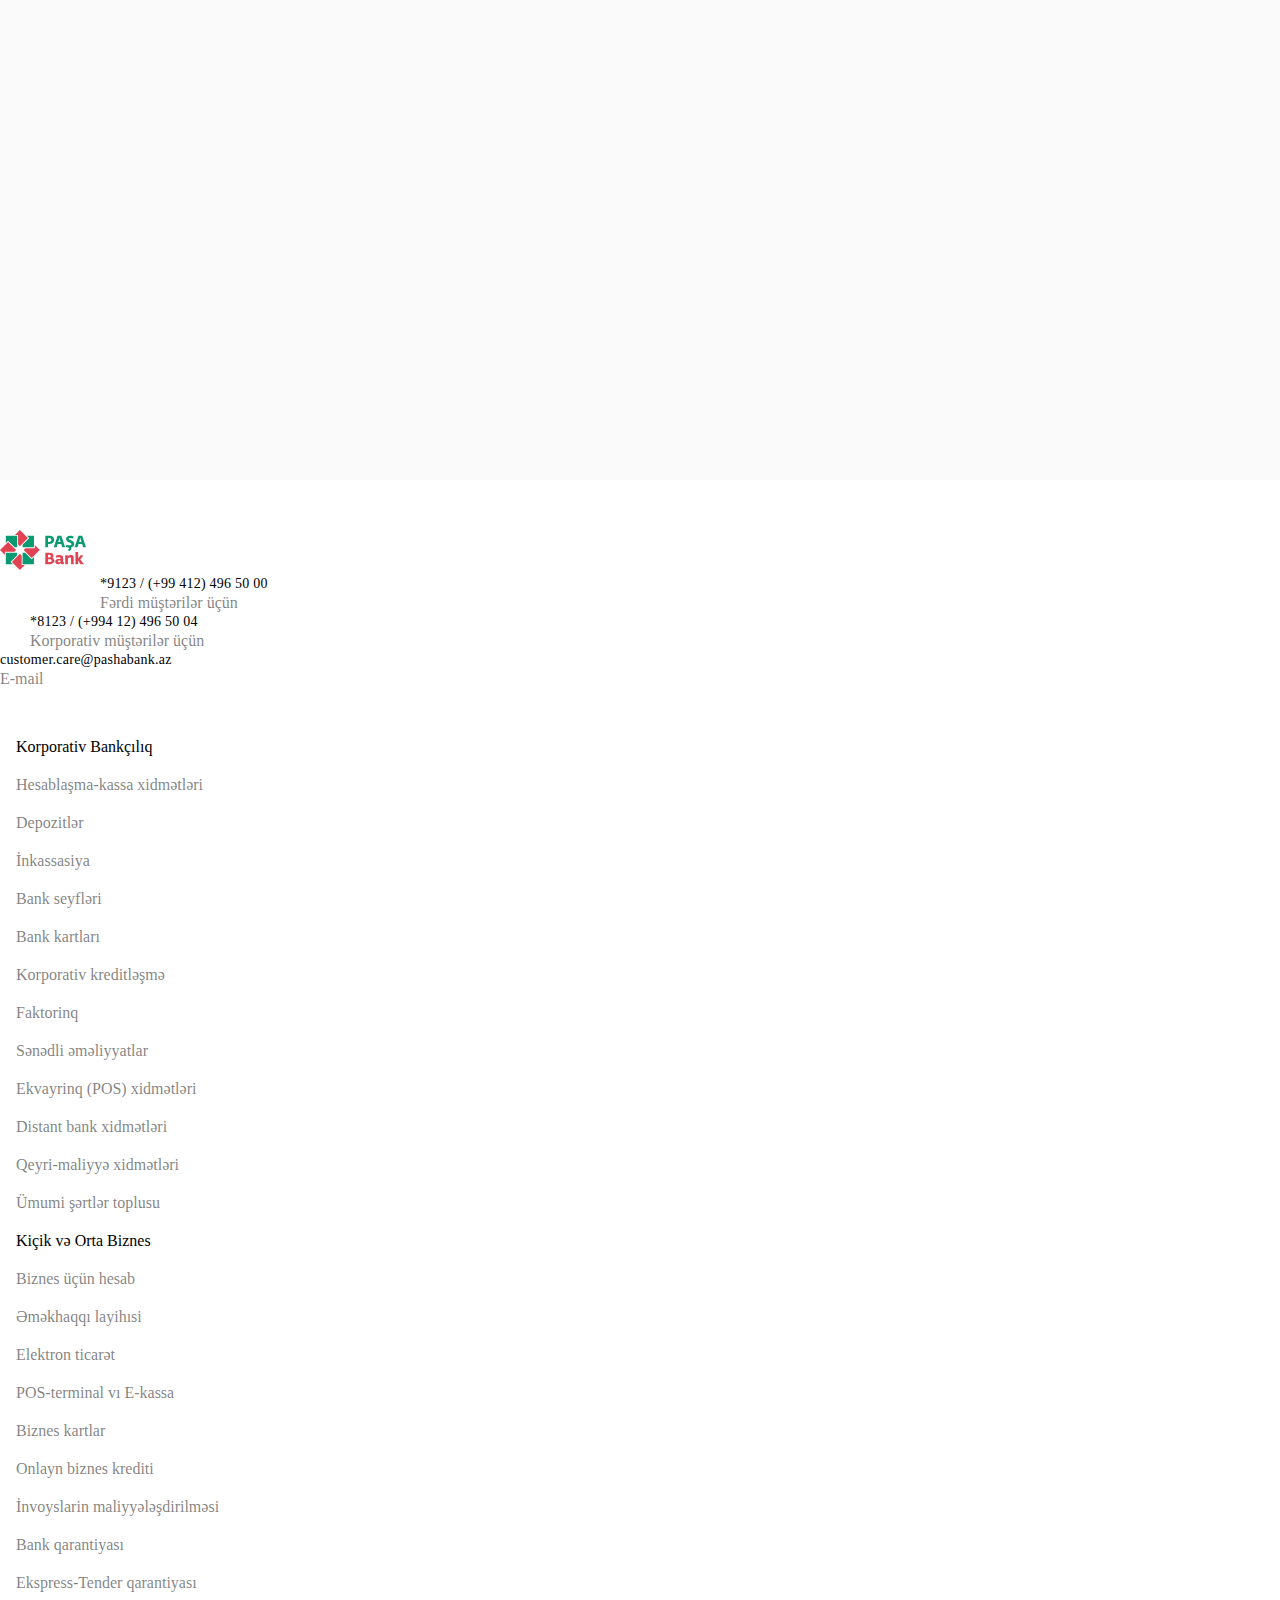
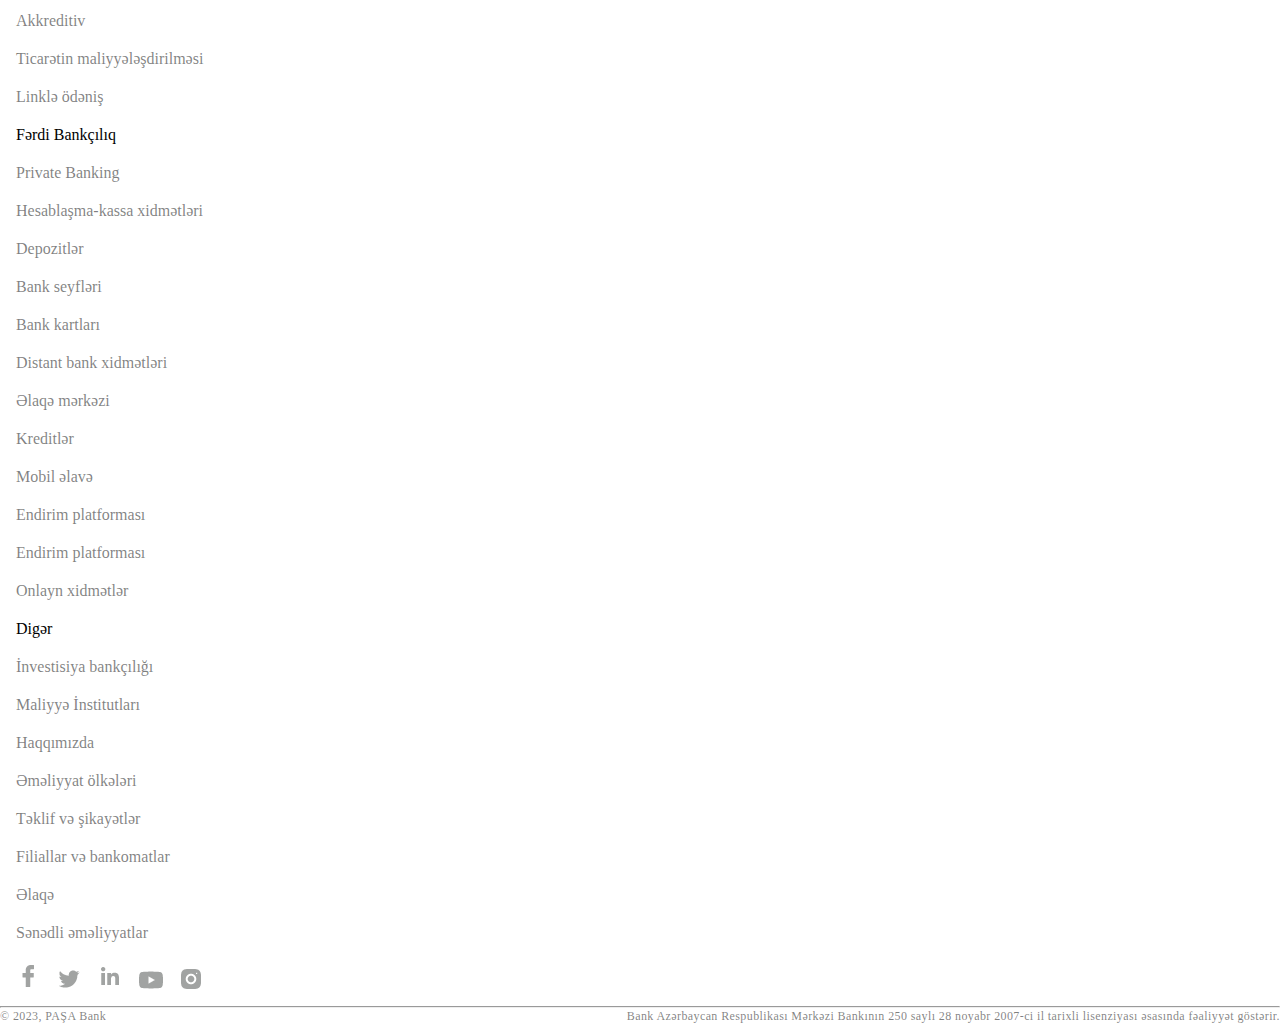
<file: Pages/Online biznes krediti/onlinebussinescredit.html>
<!DOCTYPE html>
<html lang="en">
<head>
    <meta charset="UTF-8">
    <meta http-equiv="X-UA-Compatible" content="IE=edge">
    <meta name="viewport" content="width=device-width, initial-scale=1.0">
    <link
      rel="stylesheet"
      href="https://cdn.jsdelivr.net/npm/bootstrap@4.6.2/dist/css/bootstrap.min.css"
      integrity="sha384-xOolHFLEh07PJGoPkLv1IbcEPTNtaed2xpHsD9ESMhqIYd0nLMwNLD69Npy4HI+N"
      crossorigin="anonymous"
    />
    <script
      src="https://code.jquery.com/jquery-3.3.1.slim.min.js"
      integrity="sha384-q8i/X+965DzO0rT7abK41JStQIAqVgRVzpbzo5smXKp4YfRvH+8abtTE1Pi6jizo"
      crossorigin="anonymous"
    ></script>
    <script
      src="https://cdn.jsdelivr.net/npm/popper.js@1.14.7/dist/umd/popper.min.js"
      integrity="sha384-UO2eT0CpHqdSJQ6hJty5KVphtPhzWj9WO1clHTMGa3JDZwrnQq4sF86dIHNDz0W1"
      crossorigin="anonymous"
    ></script>
    <script src="https://code.jquery.com/jquery-3.6.0.min.js"></script>
    <script
      src="https://cdn.jsdelivr.net/npm/bootstrap@4.3.1/dist/js/bootstrap.min.js"
      integrity="sha384-JjSmVgyd0p3pXB1rRibZUAYoIIy6OrQ6VrjIEaFf/nJGzIxFDsf4x0xIM+B07jRM"
      crossorigin="anonymous"
    ></script>
    <link
      rel="stylesheet"
      href="https://fonts.googleapis.com/css2?family=Material+Symbols+Outlined:opsz,wght,FILL,GRAD@20..48,100..700,0..1,-50..200"
    />
    <link rel="stylesheet" href="./assets/onlinebusinesscredit.css">
    <script src="./Js/loans.js" defer type="module"></script>
    <title>Online business credit</title>
</head>
<body>
  <!-- HEADER START -->
  <header id="onlinebusiness-header">
    <section class="loading">
      <div class="loading-content">
        <img src="../../assets/images/logo.svg" >
        <h2>Paşa banka xoş gəlmisiniz</h2>
      </div>
    </section>
    <section id="navbar">
      <div class="container-navbar">
        <div class="hamburger-nav">
          <span class="material-symbols-outlined hamburger-menu"> menu </span>
          <span class="material-symbols-outlined d-none"> close </span>
        </div>

        <div class="logo">
          <a href="../../index.html">
            <img src="../../assets/images/logo.svg" alt="Pasha Logo" />
          </a>
        </div>
        <div class="header-menu">
          <ul>
            <li><a  data-check="business" class="business">Biznes üçün xidmətlər</a>  </li>
            <li > <a  class="credit">Kreditlər</a> </li>
            <li ><a  class="factoring"> Faktorinq</a></li>
            <li ><a  class="transaction">Sənədli əməliyyatlar</a> </li>
            <li ><a  class="additional-operations">Əlavə xidmətlər</a>
              
            </li>
          </ul>
        </div>
        <div class="header-button">
          <button class="btn btn-nav">Daxil Ol</button>
        </div>
      </div>
      <div class="responsive-nav d-none">
        <ul>
          <li class="business-responsive">
            Biznes üşün xidmətlər
            <ul class="ul-business d-none">
              <li><a  href="https://sme.pashabank.az/tariff">Tariflər</a></li>
              <li><a href="https://gro.az/">GRO platforması</a></li>
              <li><a href="../Accounts/account.html">Biznes üçün hesab</a></li>
              <li><a href="../Salary cards/salarycards.html">Əməkhaqqi layihısi</a></li>
              <li><a href="../Payments/payment.html">Ödənişlər</a></li>
              <li><a href="../Business cards/businesscard.html">Biznes kartlar</a></li>
              <li><a href="../Pages/POS-Terminal/posterminal.html">POS terminal və E-kassa</a></li>
              <li><a href="../E-commerce/ecommerce.html">Elektron ticarət</a></li>
              <li><a href="https://sme.pashabank.az/pay-by-link">Linklə ödəniş</a></li>
            </ul>
          </li>
          <li class="credit-responsive">
            Kreditlər
            <ul class="ul-credit d-none">
              <li><a href="../Business credit/businesscredit.html">Onlayn biznes kreditləri</a></li>
              <li><a href="../Business loan/loan.html">Biznes kreditləri</a></li>
              <li><a href="https://www.pashabank.az/sme_banking/az/node/51">Gömrük kartı üzrə kredit xətti</a></li>
              <li><a href="../SIF credit/sifcredit.html">SİF Kreditləri</a></li>
            </ul>
            
          </li>
          <li class="factoring-responsive">
              Faktorinq
              <ul class="ul-factoring d-none">
              <li><a href="https://www.pashabank.az/sme_banking/az/node/29">Invoysların maliyyələşdirilməsi</a></li>
              <li><a href="https://www.pashabank.az/sme_banking/az/sme_purchase_order_finance">Alış sifarişi əsasında maliyyələşmə</a></li>
              <li><a href="../POS-Terminal/posterminal.html">Təchizat zəncirinin maliyyələşdirilməsi</a></li>
              </ul>
          </li>
          <li class="transaction-responsive">
              Sənədli əməliyyatlar
               <ul class="ul-transaction d-none">
              <li><a href="../Accounts/account.html">Ekspress-Tender qarantiyası</a></li>
              <li><a href="https://www.pashabank.az/sme_banking/az/node/38">Ticarətin maliyyələşdirilməsi</a></li>
              <li><a href="../Guarantees/guarantees.html">Bank qarantiyası</a></li>
              <li><a href="https://www.pashabank.az/sme_banking/az/node/36">Akkreditiv</a></li>
              <li><a href="https://www.pashabank.az/sme_banking/az/node/37">İnkasso</a></li>
               </ul>
          </li>
          <li class="additional-responsive">
               Əlavə xidmətlər
           <ul class="ul-additional d-none">
              <li><a href="https://www.pashabank.az/sme_banking/az/node/12">Inkassasiya</a></li>
              <li><a href="https://www.pashabank.az/sme_banking/az/node/14">Depozitlər</a></li>
              <li><a href="https://www.pashabank.az/sme_banking/az/node/14">Bank seyfləri</a></li>
              <li><a href="https://www.pashabank.az/sme_banking/az/node/14">Bulud CRM</a></li>
              <li><a href="https://www.pashabank.az/sme_banking/az/node/14">ÇatBot</a></li>
              <li><a href="https://www.pashabank.az/sme_banking/az/node/14">Elektron-ticarət üçün mobil tətbiq</a></li>
              <li><a href="https://www.pashabank.az/sme_banking/az/node/14">Umico MasterPass</a></li>
              <li><a href="https://www.pashabank.az/sme_banking/az/node/14">PAŞA Biznes</a></li>
           </ul>
          </li>
        </ul>
      </div>
      <div class="header-info d-none">
        <div class="container">
          <div class="forbusiness d-none">
            <ul>
              <li><a data-check="business" href="https://sme.pashabank.az/tariff">Tariflər</a></li>
              <li><a data-check="business" href="https://gro.az/">GRO platforması</a></li>
              <li><a data-check="business" href="../Accounts/account.html">Biznes üçün hesab</a></li>
              <li><a data-check="business" href="../Salary cards/salarycards.html">Əməkhaqqi layihısi</a></li>
              <li><a data-check="business" href="../Payments/payment.html">Ödənişlər</a></li>
            </ul>
            <ul>
              <li><a data-check="business" href="../Business cards/businesscard.html">Biznes kartlar</a></li>
              <li><a data-check="business" href="../POS-Terminal/posterminal.html">POS terminal və E-kassa</a></li>
              <li><a data-check="business" href="../E-commerce/ecommerce.html">Elektron ticarət</a></li>
              <li><a data-check="business" href="https://sme.pashabank.az/pay-by-link">Linklə ödəniş</a></li>
            </ul>
          </div>
          <div class="forcredit d-none">
            <ul>
              <li><a data-check="credit" href="../Business credit/businesscredit.html">Onlayn biznes kreditləri</a></li>
              <li><a data-check="credit" href="../Business loan/loan.html">Biznes kreditləri</a></li>
              <li><a data-check="credit" href="https://www.pashabank.az/sme_banking/az/node/51">Gömrük kartı üzrə kredit xətti</a></li>
              <li><a data-check="credit" href="../SIF credit/sifcredit.html">SİF Kreditləri</a></li>
            </ul>
          </div>
          <div class="forfactoring d-none">
            <ul>
              <li><a data-check="factoring" href="https://www.pashabank.az/sme_banking/az/node/29">Invoysların maliyyələşdirilməsi</a></li>
              <li><a data-check="factoring" href="https://www.pashabank.az/sme_banking/az/sme_purchase_order_finance">Alış sifarişi əsasında maliyyələşmə</a></li>
              <li><a data-check="factoring" href="../POS-Terminal/posterminal.html">Təchizat zəncirinin maliyyələşdirilməsi</a></li>
            </ul>
          </div>
          <div class="fortransaction d-none">
            <ul>
              <li><a data-check="transaction" href="../Accounts/account.html">Ekspress-Tender qarantiyası</a></li>
              <li><a data-check="transaction" href="https://www.pashabank.az/sme_banking/az/node/38">Ticarətin maliyyələşdirilməsi</a></li>
              <li><a data-check="transaction" href="../Guarantees/guarantees.html">Bank qarantiyası</a></li>
              <li><a data-check="transaction" href="https://www.pashabank.az/sme_banking/az/node/36">Akkreditiv</a></li>
              <li><a data-check="transaction" href="https://www.pashabank.az/sme_banking/az/node/36">İnkasso</a></li>
            </ul>
          </div>
          <div class="foradditional-operations d-none">
            <ul>
              <li><a data-check="operations" href="https://www.pashabank.az/sme_banking/az/node/12">Inkassasiya</a></li>
              <li><a data-check="operations" href="https://www.pashabank.az/sme_banking/az/node/14">Depozitlər</a></li>
              <li><a data-check="operations"  href="https://www.pashabank.az/sme_banking/az/node/14">Bank seyfləri</a></li>
              <li><a data-check="operations" href="https://www.pashabank.az/sme_banking/az/node/14">Bulud CRM</a></li>
            </ul>
            <ul>
              <li><a data-check="operations" href="https://www.pashabank.az/sme_banking/az/node/14">ÇatBot</a></li>
              <li><a data-check="operations" href="https://www.pashabank.az/sme_banking/az/node/14">Elektron-ticarət üçün mobil tətbiq</a></li>
              <li><a data-check="operations" href="https://www.pashabank.az/sme_banking/az/node/14">Umico MasterPass</a></li>
              <li><a data-check="operations" href="https://www.pashabank.az/sme_banking/az/node/14">PAŞA Biznes</a></li>
            </ul>
          </div>
        </div>
      </div>
    </section>
  </header>
  <!-- HEADER END -->


 <main>
  <!-- SLIDER START -->
<section id="loans-page-slider">
<div class="container">
    <div class="row">

<div class="loans-slider-content">
    <h1>
        Onlayn biznes krediti
    </h1>
    <p>
        Bütün biznes sahələri üçün sürətli kredit
    </p>
    <div class="slider-success d-flex">
        <img src="../../assets/images/done.svg" alt="success">
        <h5>
            12%-dən başlayaraq
        </h5>
    </div>
    <div class="slider-success d-flex">
        <img src="../../assets/images/done.svg" alt="success">
        <h5>
           
            250 000 AZN-dək
                            
        </h5>
    </div>
    <div class="slider-success d-flex">
        <img src="../../assets/images/done.svg" alt="success">
        <h5>
            
            Girovsuz
                            
        </h5>
    </div>
    <a href="#apply-for-loan" class="btn btn-direction">
        Müraciət et
    </a>
    <!-- <button class="btn-direction btn"> Muraciet et</button> -->
</div>


    </div>
</div>



</section>
<!-- SLIDER END -->
<!-- BENEFITS START -->
<section id="loans-page-benefits">
    <div class="container">
        <h4>Üstünlüklər</h4>
        <div class="row">
<div class="loans-benefit-item col-md-3 ">
    <img src="../../assets/images/umbrella.PNG" >
    <h6>Rahat müraciət</h6>
    <p>
        Cəmi 3 addıma müraciəti yekunlarşdırın
    </p>
</div>
<div class="loans-benefit-item col-md-3 ">
    <img src="../../assets/images/computer.PNG" >
    <h6>Tamamilə onlayn</h6>
    <p>
        
        Ərizənin rəsmiləşdirilməsindən - kredit vəsaitinin alınmasınadək
                        
    </p>
</div>
<div class="loans-benefit-item col-md-3 ">
    <img src="../../assets/images/sened.PNG" >
    <h6>Hesab açmadan</h6>
    <p>
       
        Bankın qərarını öyrənənə qədər hesab açmağa ehtiyac yoxdur
                        
    </p>
</div>
<div class="loans-benefit-item col-md-3 ">
    <img src="../../assets/images/rocket.PNG" >
    <h6>1 iş gününə</h6>
    <p>
      
        
        Bankın təklifini qəbul etdiyiniz gün vəsait hesabınızda
    
                        
    </p>
</div>
        </div>
    </div>
</section>
<!-- BENEFITS END -->
<!-- CALCULATOR START -->
<section id="credit-calculator">
  <div class="container">
    <h2>Biznes kredit kalkulyatoru</h2>
    <div class="row justify-content-between">
      <div class="col-md-5">
        <div class="range-count">
          <div class="range-text-input">
            <label class="range-text-label" for="count-text-input">
              Arzuolunan məbləğ
          </label> 
            <input type="number" id="count-text-input" class="count-text-input-style" value="5000">
            <div class="range-slider-postfix">AZN</div>
          </div>
          <input type="range" step="10" id="count-range-input" min="5000" max="250000" value="5000" >
          <div class="range-info d-flex justify-content-between">
            <span>5&nbsp;000 AZN</span>
            <span>250&nbsp;000 AZN</span>
          </div>
        </div>
        <div class="range-month">
          <div class="range-month">
            <div class="range-text-input">
              <label class="range-text-label" for="month-text-input">
                Müddət (aylarla)
            </label> 
              <input type="text" id="month-text-input" readonly="readonly" class="month-text-input-style" value="3">
              <div class="range-slider-postfix">AZN</div>
            </div>
            <input type="range" step="1" id="month-range-input" min="3" max="24" value="3">
            <div class="range-info d-flex justify-content-between">
              <span>3&nbsp;ay</span>
              <span>24&nbsp;ay</span>
            </div>
          </div>
        </div>
        <a href="#apply-for-loan" class="btn btn-direction btn-mg">
          Kredit üçün indi müraciət et
        </a>
      </div>
      <div class="col-md-6">
        <p>Ayliq odenis</p>
        <h4 class="month-payment">1833 AZN</h4>
        <br>
        <br>
        <p>Illik faiz derecesi </p>
        <h4 class="percentage">10%</h4>

      </div>
    </div>
  </div>

  
</section>
<!-- CALCULATOR END -->
<!-- INFORMATION START -->
<section id="loans-page-information">
    <div class="container">
        <h2>Biznes krediti rahatlıqla əldə edin</h2>
        <div class="row loans-info-items">
            <div class="loans-information-item d-flex">
                <img src="../../assets/images/1.PNG" >
                <span>
                    Ərizə üzrə məlumatları daxil edin və tələb olunan sənədləri yükləyin
                </span>
            </div>
            <div class="loans-information-item d-flex">
                <img src="../../assets/images/2.PNG" >
                <span>
                    Ərizəni göndərin və 1 iş gününə qərar əldə edin
                </span>
            </div>
            <div class="loans-information-item d-flex">
                <img src="../../assets/images/3.PNG" >
                <span>
                    Müqaviləni onlayn imzalayın və kredit vəsaitini eyni gündə əldə edin
                </span>
            </div>
        </div>
    </div>
</section>
<!-- INFORMATION END -->
<!-- CONDITION START -->
<section id="loans-page-conditions">
    <div class="container">
        <h4>
            Lazımi sənədlər, tələblər və şərtlər
        </h4>
        <div class="condition-head d-flex">
            <h6 class="important-text">
                Lazımi sənədlər və borcalana qarşı tələblər
            </h6>
                
            <h6 class="credit-text">Kredit şərtləri</h6>
            
        </div>
        <div class="condition-body">
            <table class="important-table">
                <tbody>
                    <tr>
                        <td>
                            Sənədlər
                        </td>
                        <td>
                            
                        Tələblər
                    
                        </td>
                       
                        </tr>
                        <tr>
                            <td>
                            <div class="success-condition">
                                <img src="../../assets/images/benefits-icon-success.PNG">
                                <span>
                                    Bank hesablarından çıxarış
                                    </span>
                            </div>
                        </td>
                        <td><img src="../../assets/images/benefits-icon-success.PNG">
                        <span>
                            
                         ASAN Imza  Necə əldə etməli?
                        
                        </span>
                    </td>
                        </tr>
                    <tr>
                        <td>
                            <div class="success-condition">
                                <img src="../../assets/images/benefits-icon-success.PNG">
                                <span>
                                    
                                    Şəxsi hesab vərəqəsi (Hüquqi şəxslər üçün)
                                    
                                    </span>
                            </div>
                        </td>
                        <td><img src="../../assets/images/benefits-icon-success.PNG">
                        <span>
                            Cari biznesdə 1 ildən çox fəaliyyət
                        </span>
                    </td>
                    </tr>
                    <tr>
                        <td>
                            <div class="success-condition">
                                <img src="../../assets/images/benefits-icon-success.PNG">
                                <span>
                                    
                                  
                                    Şirkət və təsisçilər barəsində kredit tarixçəsinin əldə edilməsinə dair razılıq ərizəsi
                                
                                    
                                    </span>
                            </div>
                        </td>
                        <td><img src="../../assets/images/benefits-icon-success.PNG">
                        <span>
                           
                        Bank hesablarından mütəmadi istifadə
                    
                        </span>
                    </td>
                    </tr>
                    <tr>
                        <td>
                            <div class="success-condition">
                                <img src="../../assets/images/benefits-icon-success.PNG">
                                <span>
                                    
                                  
                                   
                                    Təsisçinin kredit üçün müraciətə dair qərarı (Hüquqi şəxslər üçün)
                                
                                
                                    
                                    </span>
                            </div>
                        </td>
                        <td><img src="../../assets/images/benefits-icon-success.PNG">
                        <span>
                           
                       
                            Müsbət kredit tarixçəsi
                    
                    
                        </span>
                    </td>
                    </tr>
                    <tr>
                        <td>
                            <div class="success-condition">
                                <img src="../../assets/images/benefits-icon-success.PNG">
                                <span>
                                    
                                  
                                    Dövlət reyestrindən çıxarışın nüsxəsi (Hüquqi şəxslər üçün)
                                    
                                
                                    
                                    </span>
                            </div>
                        </td>
                       
                    </tr>
                    <tr>
                        <td>
                            <div class="success-condition">
                                <img src="../../assets/images/benefits-icon-success.PNG">
                                <span>
                                    
                                  
                                   
                                    Təsisçilərin zaminliyi (Hüquqi şəxslər üçün)
                                
                                    
                                
                                    
                                    </span>
                            </div>
                        </td>
                    </tr>
                </tbody>
            </table>
            <table class="credit-table d-none">
                <tbody>
                    <tr>
                        <td>Kreditin məqsədi</td>
                        <td>İstənilən biznes məqsədi üçün</td>
                    </tr>
                    <tr>
                        <td>Kreditin valyutası</td>
                        <td>AZN</td>
                    </tr>
                    <tr>
                        <td>Kreditin məbləği</td>
                        <td>5000 AZN -dən 250000 AZN-dək</td>
                    </tr>
                    <tr>
                        <td>Kreditin müddəti</td>
                        <td>3 aydan 24 ayadək</td>
                    </tr>
                    <tr>
                        <td>İllik faiz dərəcəsi</td>
                        <td> 12%-17%</td>
                    </tr>
                    <tr>
                        <td>Komissiya(birdəfəlik)</td>
                        <td>Kredit məbləğindən 2% həcmində </td>
                    </tr>
                    <tr>
                        <td>Kreditləşmə növü</td>
                        <td>Birdəfəlik</td>
                    </tr>
                    <tr>
                        <td>Gecikmə üzrə cərimə faizi </td>
                        <td>İllik faiz dərəcəsinə 15% əlavə edilməklə</td>
                    </tr>
                    <tr>
                        <td>Müsbət qərarın qüvvədə olma müddəti</td>
                        <td>Qərar müştəriyə email/SMS və ya hər hansı kanalla bildirildiyi (sistemdə müsbət qeyd olunduğu) tarixdən 14 təqvim günü ərzində</td>
                    </tr>
                </tbody>
            </table>

        </div>
    </div>
</section>
<!-- CONDITION END -->
<!-- YOUTUBE START -->
<section id="youtube">
<div class="container">
    <div class="row">
        <div class="col-md-6 col-sm-12 youtube-text">
            <h4>Müştərilər haqqımızda nə deyir?</h4>
            <h6>Biznesdə əsas odur ki, hər şey vaxtında olsun.  “PASHA Bank” bizə hər zaman vaxtında kömək edir.”</h6>
            <h5>Nazim Şükürov</h5>
            <p>Təsisçi – “Bouquet & Co və Torte.az”</p>
        </div>
        <div class="col-md-6 col-sm-12 youtube-video">

          
          <iframe class="d-none video-first" src="https://www.youtube.com/embed/E2GTbcJnkSU" title="Müştərilərimizdən rəylər - Xanoğlan Ramazanov" frameborder="0" allow="accelerometer; autoplay; clipboard-write; encrypted-media; gyroscope; picture-in-picture; web-share" allowfullscreen></iframe>        
          <iframe class="d-none video-second" src="https://www.youtube.com/embed/hndqIdjBZGE" title="Müştərilərimizdən rəylər - Nazim Şükürov" frameborder="0" allow="accelerometer; autoplay; clipboard-write; encrypted-media; gyroscope; picture-in-picture; web-share" allowfullscreen></iframe>  
        </div>
        
    </div>
</div>


</section>
<!-- YOUTUBE END -->
<!-- APPLY START -->
<section id="apply-for-loan">
<div class="container">
    <div class="row ">
        <div class="col-md-6">
            <h4>
                Biznes kredit üçün onlayn müraciət edin
            </h4>
            <p>
                Davam etmək üçün sualı cavablandırın
            </p>
            <h6>
                Siz artıq PAŞA Bank müştərisisiniz?
            </h6>
            <div class="apply-buttons">
                <button class="btn ">
                    Bəli, PAŞA Bank müştərisiyəm
                </button>
                <button class="btn  btn-white">
                    Xeyr, PAŞA Bank müştərisi deyiləm
                </button>
            </div>
        </div>
    </div>
</div>
</section>
<!-- APPLY END -->
 </main>
 <footer>
  <section id="footer-contacts">
  <div class="container">
    <div class="row"> <li class="footer-icons-responsive">
      <a href="https://www.facebook.com/"><img src="../../assets/images/facebookicon.PNG" alt="facebook"></a>
      <a href="https://www.twitter.com/"><img src="../../assets/images/twittericom.PNG" alt="twitter"></a>
      <a href="https://www.linkedin.com/"><img src="../../assets/images/linkedin.PNG" alt="linkedin"></a>
      <a href="https://www.youtube.com/"><img src="../../assets/images/youtube.PNG" alt="youtube"></a>
      <a href="https://www.instagram.com/"><img src="../../assets/images/instagram.PNG" alt="instagram"></a>
    </li>
      <div class="footer-logo footer-contacts-item">
        <a href="#">
          <img class="logo-none-opacity" src="../../assets/images/logo.svg" alt="logo">
      <img class="logo-opacity" src="../../assets/images/PB-Logo_40.svg" alt="logo with opacity">
      
        </a>
        
      
    </div>
    <div class="footer-contacts-item" id="padding-1">
      <p class="footer-call">
        *9123 / (+99 412) 496 50 00
    </p>
      <p class="footer-label">
        
        Fərdi müştərilər üçün
                                  
      </p>
    </div>
    <div class="footer-contacts-item " id="padding-2">
      <p class="footer-call">
        *8123 / (+994 12) 496 50 04
    </p>
      <p class="footer-label">
        
        Korporativ müştərilər üçün
                                  
      </p>
    </div>
    <div class="footer-contacts-item" id="padding-3">
      <p class="footer-call">
        customer.care@pashabank.az
    </p>
      <p class="footer-label">
        
        E-mail
                                  
      </p>
    </div>
    </div>
  </div>
  </section>
  <section id="footer-navigation">
  <div class="container">
    <div class="row">
      <div class="footer-nav-items ">
        <ul>
        <li>Korporativ Bankçılıq</li>
        <li><a href="https://www.pashabank.az/sme_banking/az/node/14">
          Hesablaşma-kassa xidmətləri
      </a></li>
        
        <li><a href="https://www.pashabank.az/sme_banking/az/node/14">
          Depozitlər
      </a></li>
        <li><a href="https://www.pashabank.az/sme_banking/az/node/14">
          İnkassasiya
      </a></li>
        <li><a href="https://www.pashabank.az/sme_banking/az/node/14">
          Bank seyfləri
      </a></li>
        <li><a href="https://www.pashabank.az/sme_banking/az/node/14">
          Bank kartları
      </a></li>
        <li><a href="https://www.pashabank.az/sme_banking/az/node/14">
          
          Korporativ kreditləşmə
                              
        </a></li>
        <li><a href="https://www.pashabank.az/sme_banking/az/node/14">
          Faktorinq 
      </a></li>
        <li><a href="https://www.pashabank.az/sme_banking/az/node/14">
          
          Sənədli əməliyyatlar
                              
        </a></li>
        <li><a href="https://www.pashabank.az/sme_banking/az/node/14">
          Ekvayrinq (POS) xidmətləri
      </a></li>
        <li><a href="https://www.pashabank.az/sme_banking/az/node/14"> 
          Distant bank xidmətləri
      </a></li>
        <li><a href="https://www.pashabank.az/sme_banking/az/node/14">
          Qeyri-maliyyə xidmətləri
      </a></li>
      <li><a href="https://www.pashabank.az/sme_banking/az/node/14">
        
        Ümumi şərtlər toplusu 
                              
      </a></li>
      </ul>
      </div>
      <div  class="footer-nav-items">
        <ul>
          <li>Kiçik və Orta Biznes</li>
          <li><a href="../Accounts/account.html">
            Biznes üçün hesab
        </a></li>
          
          <li><a href="https://www.pashabank.az/sme_banking/az/node/14">
            Əməkhaqqı layihısi
        </a></li>
          <li><a href="../E-commerce/ecommerce.html">
            Elektron ticarət
        </a></li>
          <li><a href="../POS-Terminal/posterminal.html">
            POS-terminal vı E-kassa
        </a></li>
          <li><a href="">
            Biznes kartlar
        </a></li>
          <li><a href="../Business credit/businesscredit.html">
            
            Onlayn biznes krediti
                                
          </a></li>
          <li><a href="https://www.pashabank.az/sme_banking/az/node/14">
           İnvoyslarin maliyyələşdirilməsi
        </a></li>
          <li><a href="./Pages/Guarantees/guarantees.html">
            
            Bank qarantiyası
                                
          </a></li>
          <li><a href="../Accounts/account.html">
            Ekspress-Tender qarantiyası
        </a></li>
          <li><a href="https://www.pashabank.az/sme_banking/az/node/36"> 
            Akkreditiv
        </a></li>
          <li><a href="https://www.pashabank.az/sme_banking/az/node/38">
            Ticarətin maliyyələşdirilməsi
        </a></li>
        <li><a href="https://www.pashabank.az/sme_banking/az/node/14">
          
          Linklə ödəniş
                                
        </a></li>
        </ul>
      </div>
      <div  class="footer-nav-items">
        <ul>
          <li>Fərdi Bankçılıq</li>
          <li><a href="https://www.pashabank.az/sme_banking/az/node/14">
            Private Banking
        </a></li>
          
          <li><a href="https://www.pashabank.az/sme_banking/az/node/14">
            Hesablaşma-kassa xidmətləri
        </a></li>
          <li><a href="https://www.pashabank.az/sme_banking/az/node/14">
            Depozitlər
        </a></li>
          <li><a href="https://www.pashabank.az/sme_banking/az/node/14">
            Bank seyfləri
        </a></li>
          <li><a href="../Business cards/businesscard.html">
            Bank kartları
        </a></li>
          <li><a href="https://www.pashabank.az/sme_banking/az/node/14">
            
          Distant bank xidmətləri
                                
          </a></li>
          <li><a href="https://www.pashabank.az/sme_banking/az/node/14">
          Əlaqə mərkəzi
        </a></li>
          <li><a href="../Business credit/businesscredit.html">
            
            Kreditlər
                                
          </a></li>
          <li><a href="https://www.pashabank.az/sme_banking/az/node/14">
            Mobil əlavə
        </a></li>
          <li><a href="https://www.pashabank.az/sme_banking/az/node/14"> 
            Endirim platforması
        </a></li>
          <li><a href="https://www.pashabank.az/sme_banking/az/node/14">
            Endirim platforması
        </a></li>
        <li><a href="https://www.pashabank.az/sme_banking/az/node/14">
          
         Onlayn xidmətlər
                                
        </a></li>
        </ul>
      </div>
      <div  class="footer-nav-items">
        <ul >
          <li> Digər</li>
          <li><a href="https://www.pashabank.az/sme_banking/az/node/14">
           İnvestisiya bankçılığı
        </a></li>
          
          <li><a href="https://www.pashabank.az/sme_banking/az/node/14">
            Maliyyə İnstitutları
        </a></li>
          <li><a href="https://www.pashabank.az/sme_banking/az/node/14">
            Haqqımızda
        </a></li>
          <li><a href="https://www.pashabank.az/sme_banking/az/node/14">
           Əməliyyat ölkələri
        </a></li>
          <li><a href="https://www.pashabank.az/sme_banking/az/node/14">
            Təklif və şikayətlər
        </a></li>
          <li><a href="https://www.pashabank.az/sme_banking/az/node/14">
            
            Filiallar və bankomatlar 
                                
          </a></li>
          <li><a href="https://www.pashabank.az/sme_banking/az/node/14">
           Əlaqə
        </a></li>
          <li><a href="https://www.pashabank.az/sme_banking/az/node/14">
            
            Sənədli əməliyyatlar
                                
          </a></li>
          <li class="d-flex footer-icons">
            <a href="https://www.facebook.com/"><img src="../../assets/images/facebookicon.PNG" alt="facebook"></a>
            <a href="https://www.twitter.com/"><img src="../../assets/images/twittericom.PNG" alt="twitter"></a>
            <a href="https://www.linkedin.com/"><img src="../../assets/images/linkedin.PNG" alt="linkedin"></a>
            <a href="https://www.youtube.com/"><img src="../../assets/images/youtube.PNG" alt="youtube"></a>
            <a href="https://www.instagram.com/"><img src="../../assets/images/instagram.PNG" alt="instagram"></a>
          </li>
  
          
        </ul>
      </div>
    </div>
  </div>
  </section>
  <hr>
  <section id="footer-copyright">
  <div class="container">
   <div class="copyright-content">
    <p>
      © 2023, PAŞA Bank 
  </p>
  <p>
    
    Bank Azərbaycan Respublikası Mərkəzi Bankının 250 saylı 28 noyabr 2007-ci il tarixli lisenziyası əsasında fəaliyyət göstərir.
                  
  </p>
   </div>
  </div>
  </section>
      </footer>



</body>
</html>
</file>
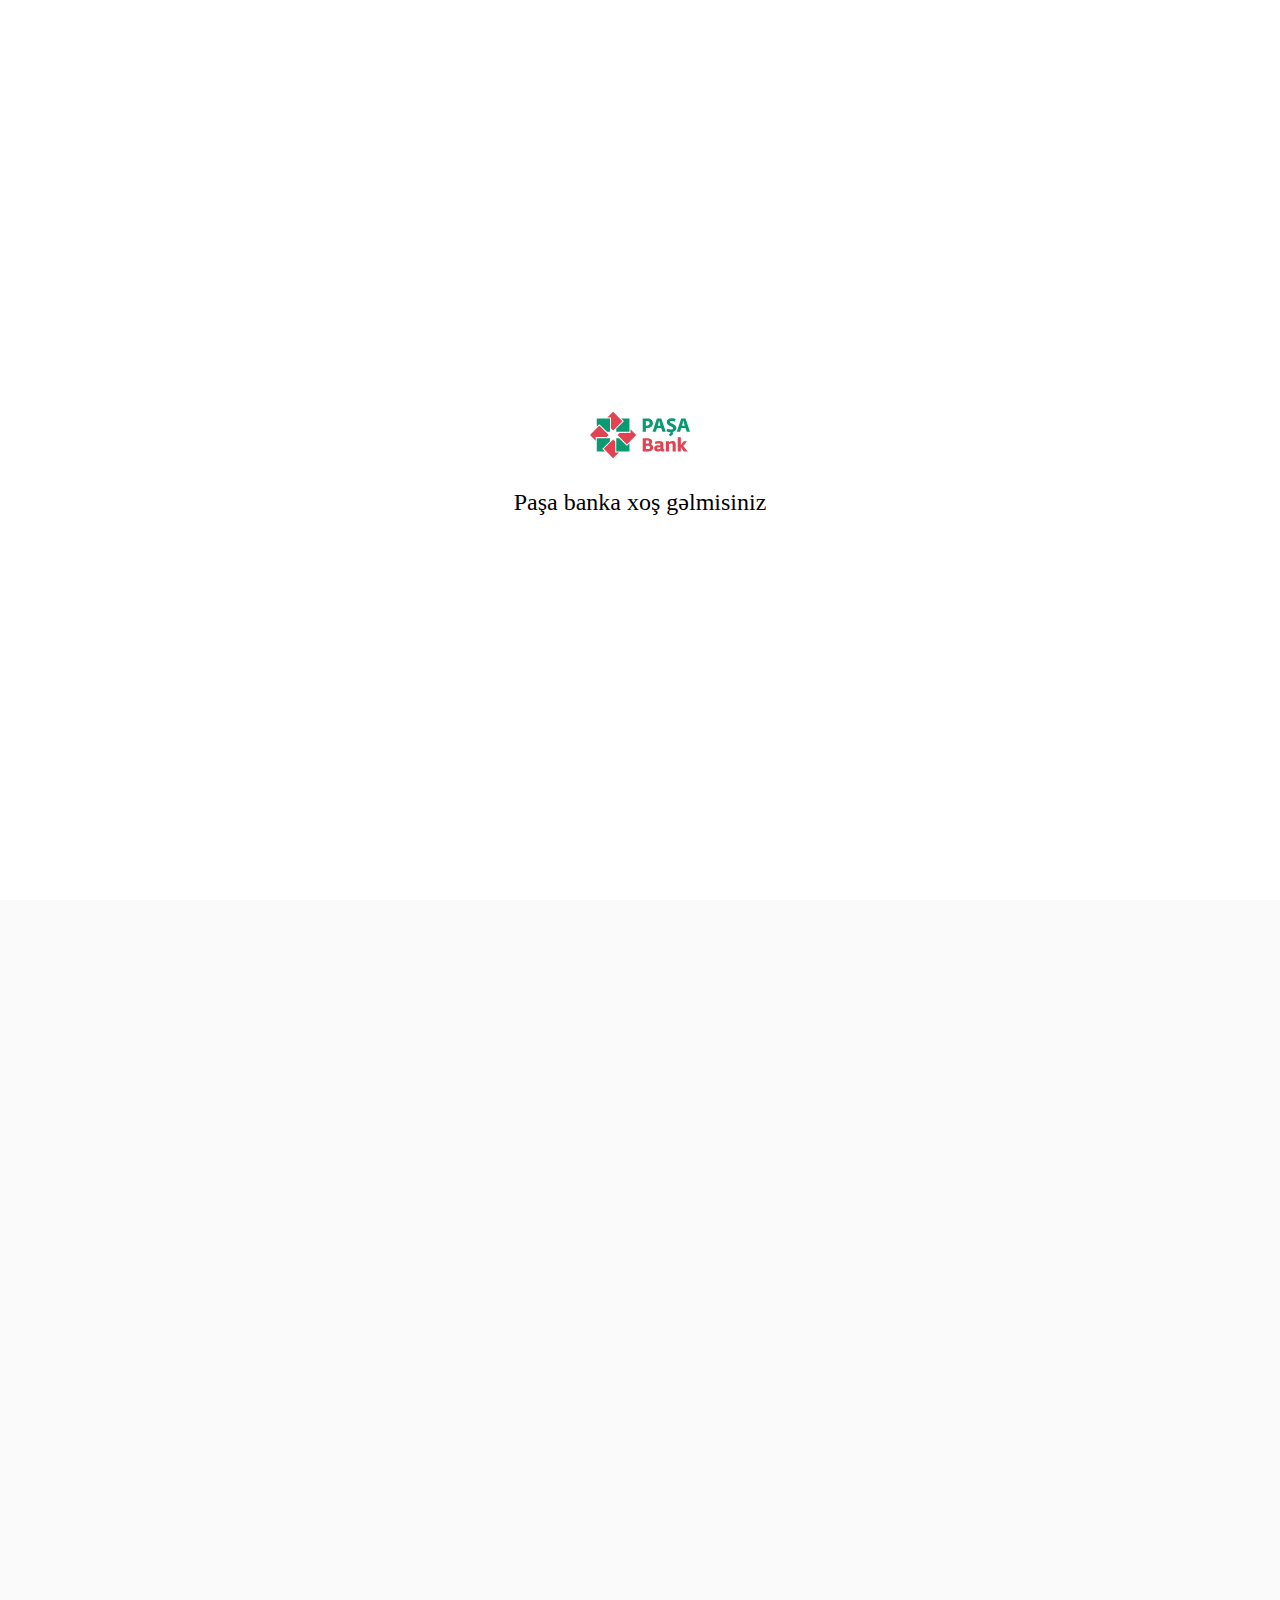
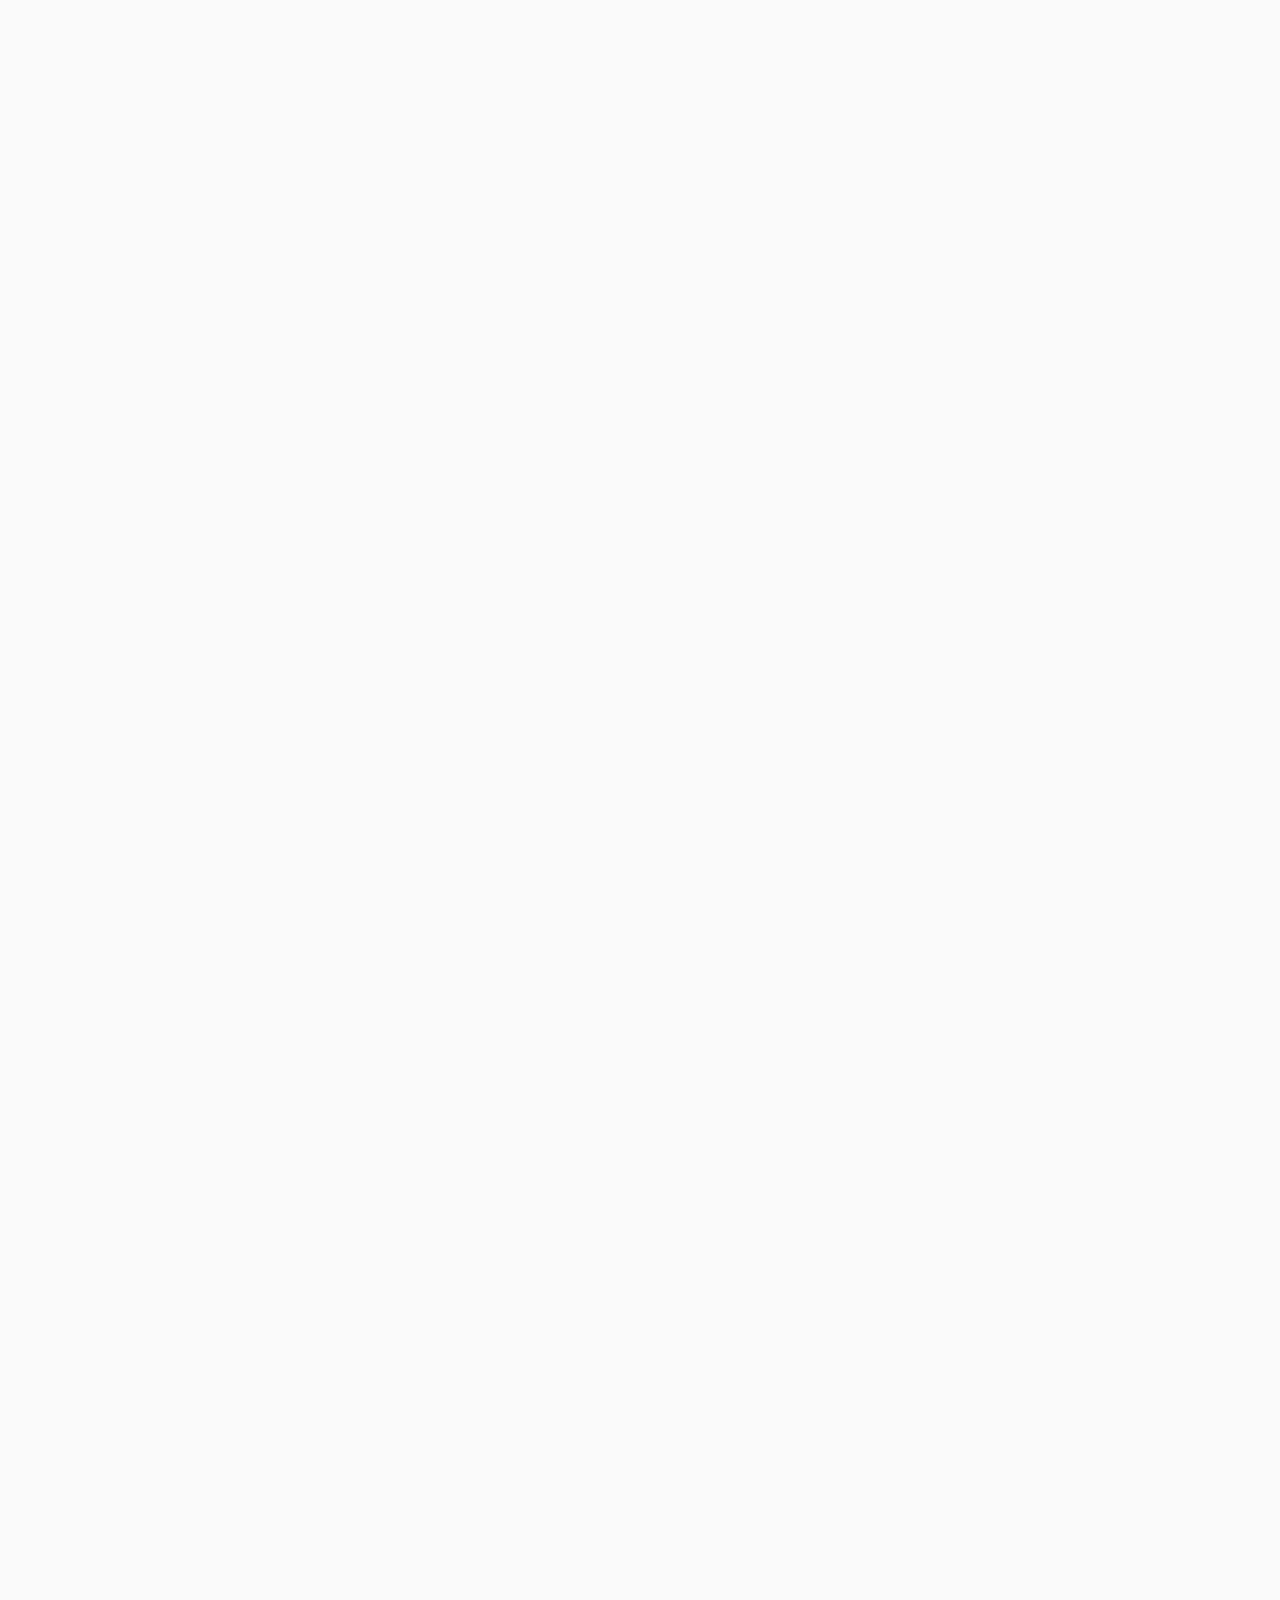
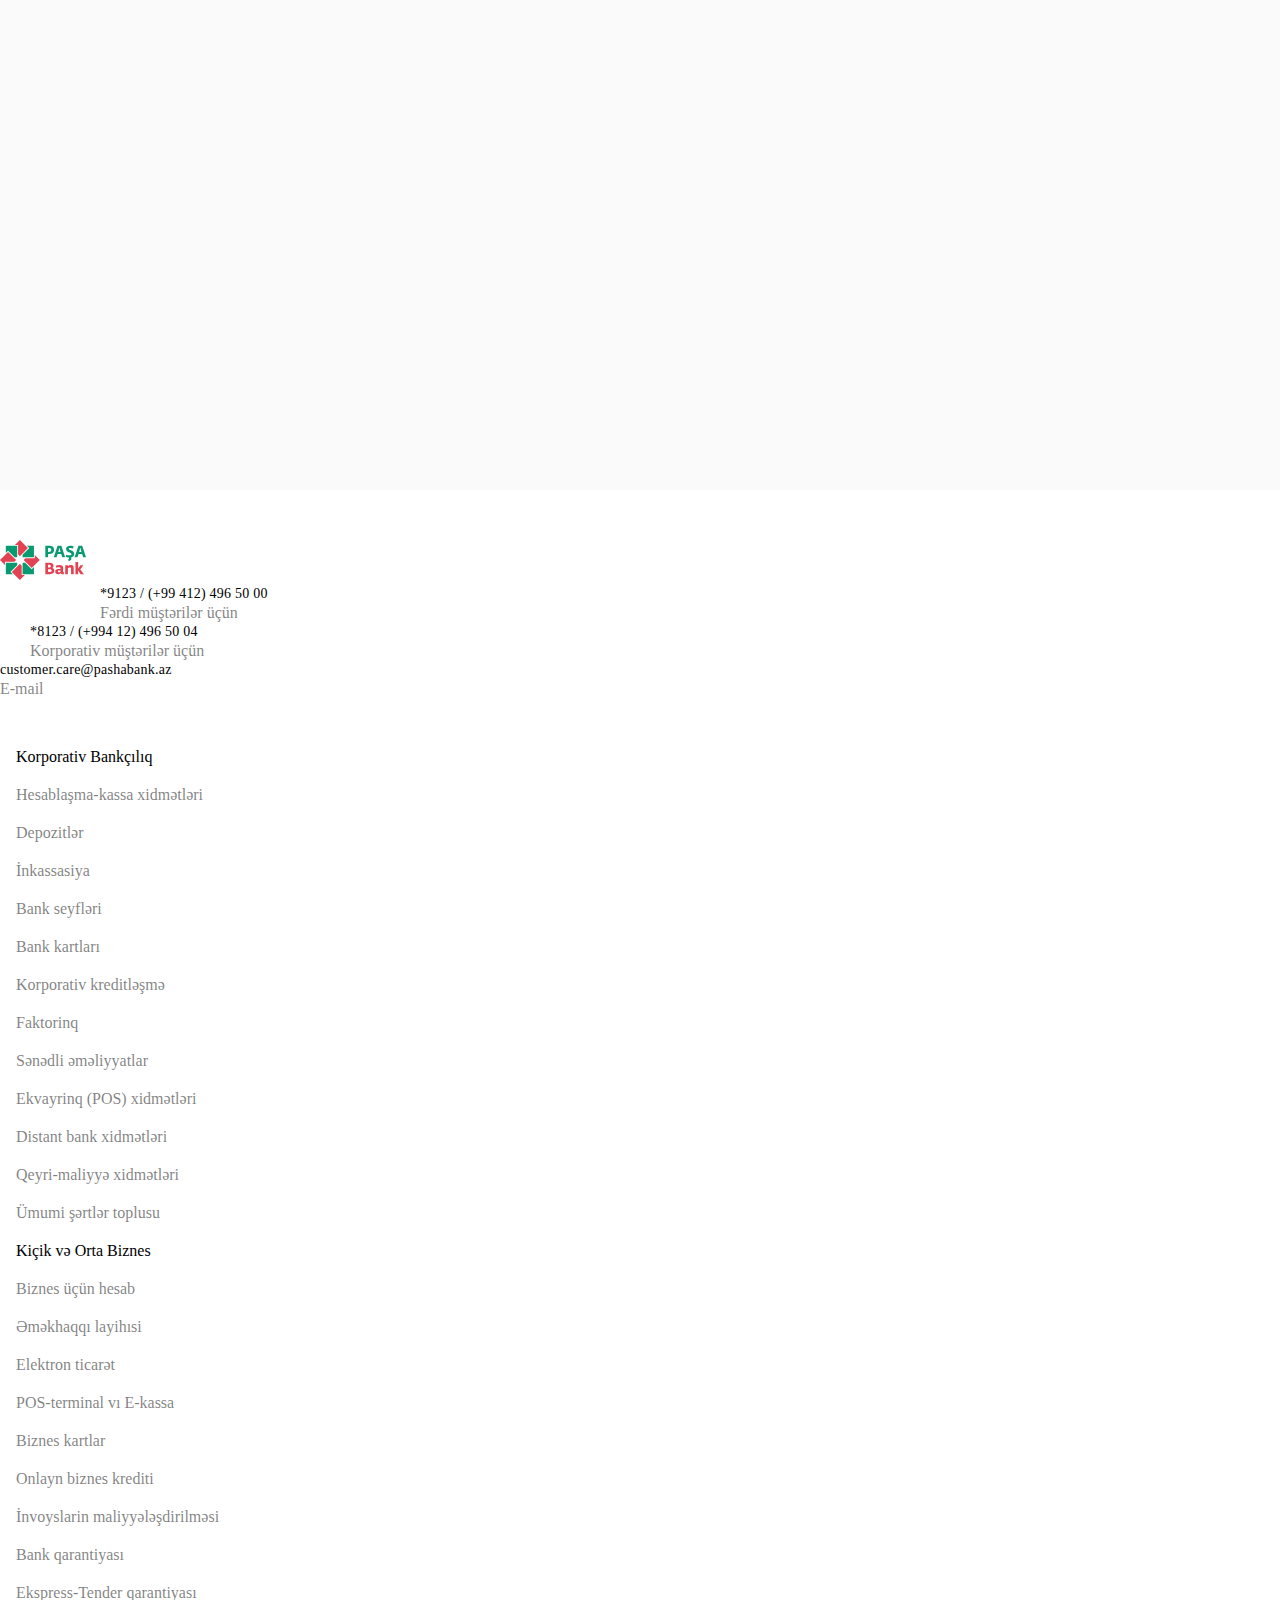
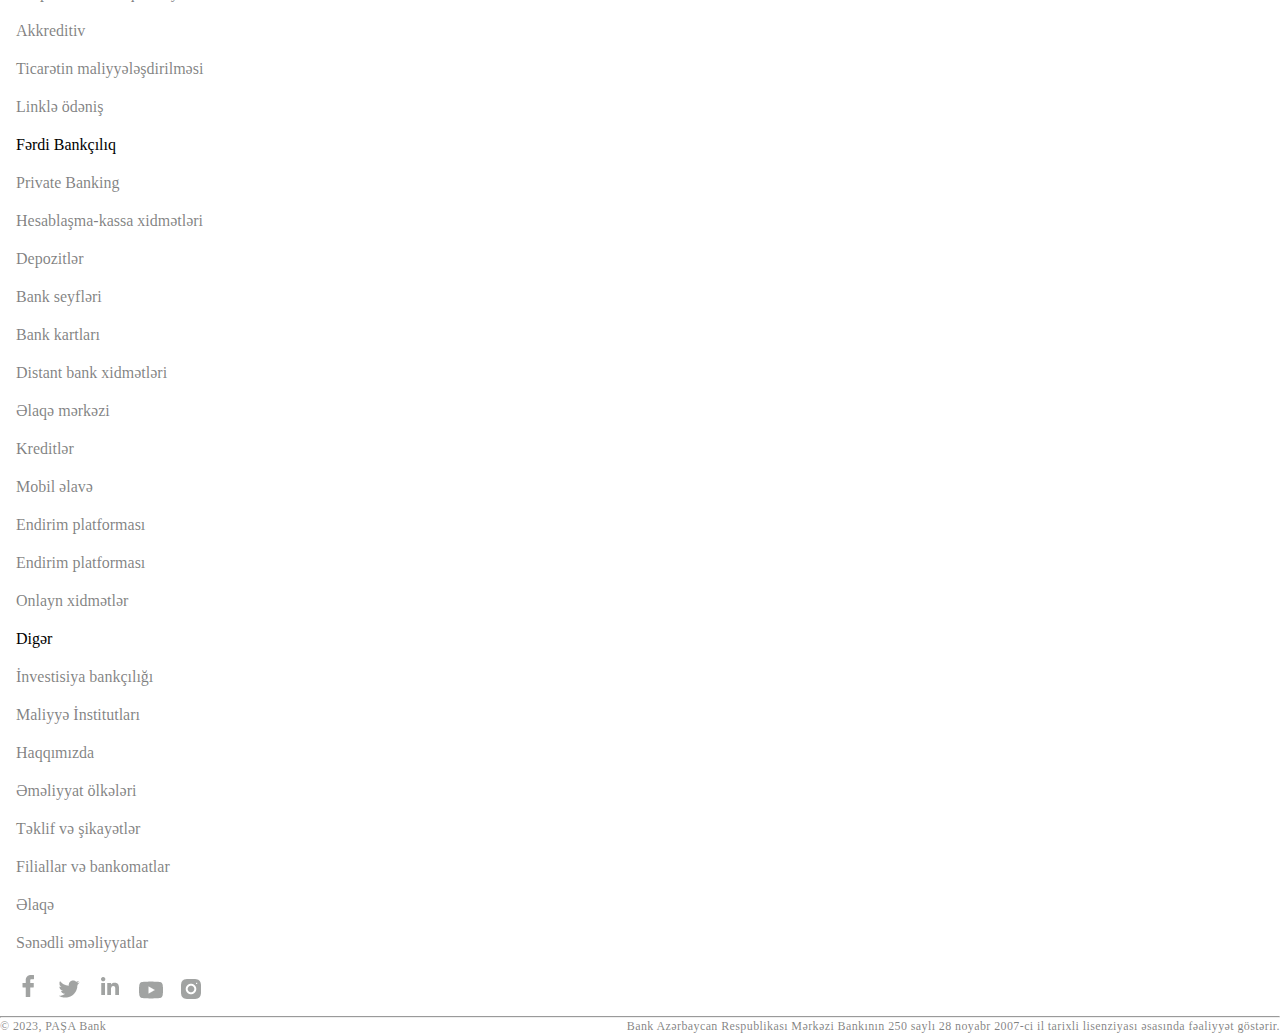
<file: Pages/Payments/payment.html>
<!DOCTYPE html>
<html lang="en">
  <head>
    <meta charset="UTF-8" />
    <meta http-equiv="X-UA-Compatible" content="IE=edge" />
    <meta name="viewport" content="width=device-width, initial-scale=1.0" />

    <link
      rel="stylesheet"
      href="https://cdn.jsdelivr.net/npm/bootstrap@4.6.2/dist/css/bootstrap.min.css"
      integrity="sha384-xOolHFLEh07PJGoPkLv1IbcEPTNtaed2xpHsD9ESMhqIYd0nLMwNLD69Npy4HI+N"
      crossorigin="anonymous"
    />
    <script
      src="https://code.jquery.com/jquery-3.3.1.slim.min.js"
      integrity="sha384-q8i/X+965DzO0rT7abK41JStQIAqVgRVzpbzo5smXKp4YfRvH+8abtTE1Pi6jizo"
      crossorigin="anonymous"
    ></script>
    <script
      src="https://cdn.jsdelivr.net/npm/popper.js@1.14.7/dist/umd/popper.min.js"
      integrity="sha384-UO2eT0CpHqdSJQ6hJty5KVphtPhzWj9WO1clHTMGa3JDZwrnQq4sF86dIHNDz0W1"
      crossorigin="anonymous"
    ></script>
    <script
      src="https://cdn.jsdelivr.net/npm/bootstrap@4.3.1/dist/js/bootstrap.min.js"
      integrity="sha384-JjSmVgyd0p3pXB1rRibZUAYoIIy6OrQ6VrjIEaFf/nJGzIxFDsf4x0xIM+B07jRM"
      crossorigin="anonymous"
    ></script>
    <link
      rel="stylesheet"
      href="https://fonts.googleapis.com/css2?family=Material+Symbols+Outlined:opsz,wght,FILL,GRAD@20..48,100..700,0..1,-50..200"
    />
    <link rel="stylesheet" href="./assets/payment.css" />
    <script src="./Js/payment.js" defer type="module"></script>
    <title>Payments</title>
  </head>
  <body>
    <!-- HEADER START -->
    <header id="payment-header">
      <section class="loading">
        <div class="loading-content">
          <img src="../../assets/images/logo.svg" >
          <h2>Paşa banka xoş gəlmisiniz</h2>
        </div>
      </section>
      <section id="navbar">
        <div class="container-navbar">
          <div class="hamburger-nav">
            <span class="material-symbols-outlined hamburger-menu"> menu </span>
            <span class="material-symbols-outlined d-none"> close </span>
          </div>
  
          <div class="logo">
            <a href="../../index.html">
              <img src="../../assets/images/logo.svg" alt="Pasha Logo" />
            </a>
          </div>
          <div class="header-menu">
            <ul>
              <li><a  data-check="business" class="business">Biznes üçün xidmətlər</a>  </li>
              <li > <a  class="credit">Kreditlər</a> </li>
              <li ><a  class="factoring"> Faktorinq</a></li>
              <li ><a  class="transaction">Sənədli əməliyyatlar</a> </li>
              <li ><a  class="additional-operations">Əlavə xidmətlər</a>
                
              </li>
            </ul>
          </div>
          <div class="header-button">
            <button class="btn btn-nav">Daxil Ol</button>
          </div>
        </div>
        <div class="responsive-nav d-none">
          <ul>
            <li class="business-responsive">
              Biznes üşün xidmətlər
              <ul class="ul-business d-none">
                <li><a  href="https://sme.pashabank.az/tariff">Tariflər</a></li>
                <li><a href="https://gro.az/">GRO platforması</a></li>
                <li><a href="../Accounts/account.html">Biznes üçün hesab</a></li>
                <li><a href="../Salary cards/salarycards.html">Əməkhaqqi layihısi</a></li>
                <li><a href="../Payments/payment.html">Ödənişlər</a></li>
                <li><a href="../Business cards/businesscard.html">Biznes kartlar</a></li>
                <li><a href="../Pages/POS-Terminal/posterminal.html">POS terminal və E-kassa</a></li>
                <li><a href="../E-commerce/ecommerce.html">Elektron ticarət</a></li>
                <li><a href="https://sme.pashabank.az/pay-by-link">Linklə ödəniş</a></li>
              </ul>
            </li>
            <li class="credit-responsive">
              Kreditlər
              <ul class="ul-credit d-none">
                <li><a href="../Business credit/businesscredit.html">Onlayn biznes kreditləri</a></li>
                <li><a href="../Business loan/loan.html">Biznes kreditləri</a></li>
                <li><a href="https://www.pashabank.az/sme_banking/az/node/51">Gömrük kartı üzrə kredit xətti</a></li>
                <li><a href="../SIF credit/sifcredit.html">SİF Kreditləri</a></li>
              </ul>
              
            </li>
            <li class="factoring-responsive">
                Faktorinq
                <ul class="ul-factoring d-none">
                <li><a href="https://www.pashabank.az/sme_banking/az/node/29">Invoysların maliyyələşdirilməsi</a></li>
                <li><a href="https://www.pashabank.az/sme_banking/az/sme_purchase_order_finance">Alış sifarişi əsasında maliyyələşmə</a></li>
                <li><a href="../POS-Terminal/posterminal.html">Təchizat zəncirinin maliyyələşdirilməsi</a></li>
                </ul>
            </li>
            <li class="transaction-responsive">
                Sənədli əməliyyatlar
                 <ul class="ul-transaction d-none">
                <li><a href="../Accounts/account.html">Ekspress-Tender qarantiyası</a></li>
                <li><a href="https://www.pashabank.az/sme_banking/az/node/38">Ticarətin maliyyələşdirilməsi</a></li>
                <li><a href="../Guarantees/guarantees.html">Bank qarantiyası</a></li>
                <li><a href="https://www.pashabank.az/sme_banking/az/node/36">Akkreditiv</a></li>
                <li><a href="https://www.pashabank.az/sme_banking/az/node/37">İnkasso</a></li>
                 </ul>
            </li>
            <li class="additional-responsive">
                 Əlavə xidmətlər
             <ul class="ul-additional d-none">
                <li><a href="https://www.pashabank.az/sme_banking/az/node/12">Inkassasiya</a></li>
                <li><a href="https://www.pashabank.az/sme_banking/az/node/14">Depozitlər</a></li>
                <li><a href="https://www.pashabank.az/sme_banking/az/node/14">Bank seyfləri</a></li>
                <li><a href="https://www.pashabank.az/sme_banking/az/node/14">Bulud CRM</a></li>
                <li><a href="https://www.pashabank.az/sme_banking/az/node/14">ÇatBot</a></li>
                <li><a href="https://www.pashabank.az/sme_banking/az/node/14">Elektron-ticarət üçün mobil tətbiq</a></li>
                <li><a href="https://www.pashabank.az/sme_banking/az/node/14">Umico MasterPass</a></li>
                <li><a href="https://www.pashabank.az/sme_banking/az/node/14">PAŞA Biznes</a></li>
             </ul>
            </li>
          </ul>
        </div>
        <div class="header-info d-none">
          <div class="container">
            <div class="forbusiness d-none">
              <ul>
                <li><a data-check="business" href="https://sme.pashabank.az/tariff">Tariflər</a></li>
                <li><a data-check="business" href="https://gro.az/">GRO platforması</a></li>
                <li><a data-check="business" href="../Accounts/account.html">Biznes üçün hesab</a></li>
                <li><a data-check="business" href="../Salary cards/salarycards.html">Əməkhaqqi layihısi</a></li>
                <li><a data-check="business" href="../Payments/payment.html">Ödənişlər</a></li>
              </ul>
              <ul>
                <li><a data-check="business" href="../Business cards/businesscard.html">Biznes kartlar</a></li>
                <li><a data-check="business" href="../POS-Terminal/posterminal.html">POS terminal və E-kassa</a></li>
                <li><a data-check="business" href="../E-commerce/ecommerce.html">Elektron ticarət</a></li>
                <li><a data-check="business" href="https://sme.pashabank.az/pay-by-link">Linklə ödəniş</a></li>
              </ul>
            </div>
            <div class="forcredit d-none">
              <ul>
                <li><a data-check="credit" href="../Business credit/businesscredit.html">Onlayn biznes kreditləri</a></li>
                <li><a data-check="credit" href="../Business loan/loan.html">Biznes kreditləri</a></li>
                <li><a data-check="credit" href="https://www.pashabank.az/sme_banking/az/node/51">Gömrük kartı üzrə kredit xətti</a></li>
                <li><a data-check="credit" href="../SIF credit/sifcredit.html">SİF Kreditləri</a></li>
              </ul>
            </div>
            <div class="forfactoring d-none">
              <ul>
                <li><a data-check="factoring" href="https://www.pashabank.az/sme_banking/az/node/29">Invoysların maliyyələşdirilməsi</a></li>
                <li><a data-check="factoring" href="https://www.pashabank.az/sme_banking/az/sme_purchase_order_finance">Alış sifarişi əsasında maliyyələşmə</a></li>
                <li><a data-check="factoring" href="../POS-Terminal/posterminal.html">Təchizat zəncirinin maliyyələşdirilməsi</a></li>
              </ul>
            </div>
            <div class="fortransaction d-none">
              <ul>
                <li><a data-check="transaction" href="../Accounts/account.html">Ekspress-Tender qarantiyası</a></li>
                <li><a data-check="transaction" href="https://www.pashabank.az/sme_banking/az/node/38">Ticarətin maliyyələşdirilməsi</a></li>
                <li><a data-check="transaction" href="../Guarantees/guarantees.html">Bank qarantiyası</a></li>
                <li><a data-check="transaction" href="https://www.pashabank.az/sme_banking/az/node/36">Akkreditiv</a></li>
                <li><a data-check="transaction" href="https://www.pashabank.az/sme_banking/az/node/36">İnkasso</a></li>
              </ul>
            </div>
            <div class="foradditional-operations d-none">
              <ul>
                <li><a data-check="operations" href="https://www.pashabank.az/sme_banking/az/node/12">Inkassasiya</a></li>
                <li><a data-check="operations" href="https://www.pashabank.az/sme_banking/az/node/14">Depozitlər</a></li>
                <li><a data-check="operations"  href="https://www.pashabank.az/sme_banking/az/node/14">Bank seyfləri</a></li>
                <li><a data-check="operations" href="https://www.pashabank.az/sme_banking/az/node/14">Bulud CRM</a></li>
              </ul>
              <ul>
                <li><a data-check="operations" href="https://www.pashabank.az/sme_banking/az/node/14">ÇatBot</a></li>
                <li><a data-check="operations" href="https://www.pashabank.az/sme_banking/az/node/14">Elektron-ticarət üçün mobil tətbiq</a></li>
                <li><a data-check="operations" href="https://www.pashabank.az/sme_banking/az/node/14">Umico MasterPass</a></li>
                <li><a data-check="operations" href="https://www.pashabank.az/sme_banking/az/node/14">PAŞA Biznes</a></li>
              </ul>
            </div>
          </div>
        </div>
      </section>
    </header>
    <!-- HEADER END -->
    <main>
      <!-- SLIDER START -->
      <section id="payment-slider">
        <div id="slider-posterminal">
          <div class="slider-posterminal-item">
            <div class="container">
              <div class="row slider-content">
                <div class="col-md-6">
                  <h1>Ölkədaxili ödəniş komissiyalarına 50% endirim</h1>
                  <p>0.09% -dan başlayan komissiya haqqı!</p>
                  <a
                    href="https://www.pashabank.digital/login#/signup"
                    class="btn"
                    >Daxil ol</a
                  >
                </div>
              </div>
            </div>
          </div>
        </div>
      </section>
      <!-- SLIDER END -->
      <!-- INFO START -->
      <section id="payment-info-head">
        <div class="container">
          <div class="col-md-8">
            <h2>
              İstənilən növ ödənişlər Banka gəlmədən və cəmi bir neçə addımda
            </h2>
            <p>
              Onlayn Bank vasitəsilə müxtəlif növ ödənişləri bir neçə addımda
              24/7 rejimində həyata keçirin. Həmçinin ƏDV ödənişlərinizi
              avtomatlaşdırıb, asanlıqla cəmi bir addımda ödəyin .
            </p>
          </div>
        </div>
      </section>
      <!-- INFO END -->
      <!-- ADVANTAGES START -->
      <section id="payment-advantages">
        <div id="special-features">
          <div class="container">
            <h3>Üstünlüklər</h3>
            <div class="row">
              <div class="col-md-4 d-flex">
                <img
                  src="../../assets/images/1m.PNG"
                  width="64px"
                  height="64px"
                />
                <div class="content">
                  <h5>Sərfəli</h5>
                  <p>Sizin biznes ehtiyaclarına uyğun sərfəli komissiyalar</p>
                </div>
              </div>
              <div class="col-md-4 d-flex">
                <img
                  src="../../assets/images/2m.PNG"
                  width="64px"
                  height="64px"
                />
                <div class="content">
                  <h5>Məsafədən bankçılıq</h5>
                  <p>
                    Dünyanın istənilən yerindən ödənişlərin həyata keçirilməsi
                  </p>
                </div>
              </div>
              <div class="col-md-4 d-flex">
                <img
                  src="../../assets/images/3m.PNG"
                  width="64px"
                  height="64px"
                />
                <div class="content">
                  <h5>24/7 dəstək</h5>
                  <p>Məlumat mərkəzinin 24/7 rejimdə dəstəyi</p>
                </div>
              </div>
            </div>
          </div>
        </div>
      </section>
      <!-- ADVANTAGES END -->
<!-- INFO START -->
      <section id="payment-info">
        <div id="ecommerce-info">
          <div class="container">
            <h2>Yeni təkliflər</h2>

            <div class="row">
              <div class="col-md-4 d-flex flex-column justify-content-between">
                <p>
                  “Dəstək” paketi daxilində ölkədaxili ödəniş komissiyalarına
                  50% endirim. Hər ödəniş üçün cəmi 0.09% komissiya haqqı!
                </p>
              </div>
              <div
                class="col-md-4 d-flex flex-column justify-content-between clock"
              >
                <p>
                  “Dəstək” Paketinə qoşulan hüquqi şəxs və fərdi sahibkarlar
                  üçün POS-terminal üzrə 31 Mart 2021-ci il tarixinədək
                  komissiya haqqı - 1%
                </p>
              </div>
              <div class="col-md-4 d-flex flex-column justify-content-between">
                <p>
                  Bütün hesablarınız üzrə çıxarışları avtomatik əldə etmə
                  imkanı: sənədsiz, filiala gəlmədən, istənilən zaman.
                </p>
              </div>
            </div>
          </div>
        </div>
      </section>
      <!-- INFO END -->
      <!-- KOB START -->
      <section id="payment-kob">
        <div id="account-page-kob">
          <div class="container">
            <div class="row">
              <div class="col-md-8 col-sm-12">
                <h3>KOB sahiblərinə xüsusi təklif</h3>
                <div class="d-flex justify-content-between kob-margin">
                  <div>
                    <h6>Pul köçürmələri</h6>
                    <h5>50%</h5>
                  </div>
                  <div>
                    <h6>POS terminal tarifləri</h6>
                    <h5>50%</h5>
                  </div>
                  <div>
                    <h6>Əməkhaqqı ödənişləri</h6>
                    <h5>20%</h5>
                  </div>
                </div>
                <a
                  href="https://www.pashabank.digital/login#/signup"
                  class="btn"
                >
                  Daxil ol
                </a>
              </div>
            </div>
          </div>
        </div>
      </section>
      <!-- KOB END -->
      <!-- ABOUT START -->
      <section id="payment-about">
        <div class="container">
            <h2>Çıxarışlar</h2>
          <div class="row ">
           
            <div class="content">
              
              <div class="d-flex">
                <div>
                    <img src="../../assets/images/done.svg" />
                </div>
                
                <p>
                  Hesablar üzrə çıxarışları Banka gəlmədən, sənəd imzalamadan
                  Onlayn Bankdan yükləmə imkanı
                </p>
              </div>
              <div class="d-flex">
                <div>
                    <img src="../../assets/images/done.svg" />
                </div>
                
                <p>
                    1 il ərzində istənilən hesabdan çıxarış alma imkanı
                </p>
              </div>
              <div class="d-flex">
                <div>
                    <img src="../../assets/images/done.svg" />
                </div>
               
                <p>
                    Yeni funksionallıq sayəsində, hesablar üzrə çıxarışların gün, həftə və aylar üzrə alınmasının avtomatlaşdırılması
                </p>
              </div>
              <a href="https://www.pashabank.digital/login#/signup" class="btn">Daxil ol</a>

            </div>
            
            <div class="image">
                <img src="../../assets/images/ipad-bg.png" alt="">
            </div>
          </div>
        </div>
      </section>
      <!-- ABOUT END -->
      <!-- ACCORDION START -->
      <section id="payment-accordion">
        <section id="special-accordion">
            <div id="accordion-account-fag">
                <div class="container">
                  <h2>Ən çox verilən suallar</h2>
                  <div class="accordion-account">
                <div class="accordion-act-item">
                  <div class="accordion-act-head">
                    <a class="accordion-act-header d-flex justify-content-between" >
                      <p>
                        Hansı növ ödənişləri Onlayn Bankdan etmək olar?
                      </p>
                      <span class="material-symbols-outlined">
                        remove
                        </span>
                        
                      </a>
                  </div>
                
                
                <div class="accordion-act-body">
                  <p>
                    Bankdaxili ödənişlər
                </p>
                <p>Öz hesabları arası ödənişlər

                </p>
                <p>Ölkədaxili ödənişlər

                </p>
                <p>Beynəlxalq ödənişlər

                </p>
                <p>“Anipay” ilə ödənişlər

                </p>
                <p>Vergi / Büdcə ödənişləri

                </p>
                <p>Hökümət Ödəniş Portalı üzrə ödənişlər

                </p>
                </div>
                
                
            
                </div>
                <div class="accordion-act-item">
                  <div class="accordion-act-head">
                    <a  class="accordion-act-header d-flex justify-content-between" >
                      <p>
                        Bir neçə ödənişi seçib birdən imzalamaq olarmı?
                      </p>
                      
                        <span class="material-symbols-outlined ">
                          add
                          </span>
                      </a>
                  </div>
                
                
                <div class="accordion-act-body d-none">
                  <p>
                    Bəli. “Təsdiq gözləyən” bölməyə daxil olub istədiyiniz ödənişləri və ya hamısını seçib “İmzala” düyməsini basaraq imzalaya bilərsiniz.
    
                </p>
                
                  
                 
                </div>
                </div>
                <div class="accordion-act-item">
                  <div class="accordion-act-head">
                    <a  class="accordion-act-header d-flex justify-content-between" >
                      <p>
                        Fərqli tip ödənişlər bir dəfəyə seçib imzalaya bilərəmmi?
                      </p>
                      
                        <span class="material-symbols-outlined plus">
                          add
                          </span>
                      </a>
                  </div>
                
                
                <div class="accordion-act-body d-none">
                  <p>
                    Bəli. Qarışıq ödəniş növlərindən olan ödənişləri seçib bir dəfəyə imzalaya bilərsiniz.</p>
                  
                </div>
                </div>
                <div class="accordion-act-item">
                  <div class="accordion-act-head">
                    <a  class="accordion-act-header d-flex justify-content-between" >
                      <p>
                        Ödənişləri ASAN İmza ilə imzalaya bilərəmmi?
                      </p>
                    
                        <span class="material-symbols-outlined ">
                          add
                          </span>
                      </a>
                  </div>
                
                
                <div class="accordion-act-body d-none">
                  <p>
                    Bəli. Həm ASAN, həm də OTP ilə imzalamadan istifadə edə bilərsiniz.</p>
                 
                </div>
                </div>
                <div class="accordion-act-item">
                    <div class="accordion-act-head">
                      <a  class="accordion-act-header d-flex justify-content-between" >
                        <p>
                            Hökümət ödəniş portalı ilə edilən ödənişləri onlayn bankdan etmək olurmu?
                        </p>
                      
                          <span class="material-symbols-outlined ">
                            add
                            </span>
                        </a>
                    </div>
                  
                  
                  <div class="accordion-act-body d-none">
                    <p>
                        Onlayn bankda “Ödənişlər” bölməsində yalnız gömrük və sığorta ödənişlərini yaradıb imzalamaq mümkündür.
                    </p>
                   
                  </div>
                  </div>
                
                
                  </div>
                </div>
                
                
                
            </div>
          </section>
      </section>
      <!-- ACCORDION END -->
    </main>
    <footer>
      <section id="footer-contacts">
      <div class="container">
        <div class="row"> <li class="footer-icons-responsive">
          <a href="https://www.facebook.com/"><img src="../../assets/images/facebookicon.PNG" alt="facebook"></a>
          <a href="https://www.twitter.com/"><img src="../../assets/images/twittericom.PNG" alt="twitter"></a>
          <a href="https://www.linkedin.com/"><img src="../../assets/images/linkedin.PNG" alt="linkedin"></a>
          <a href="https://www.youtube.com/"><img src="../../assets/images/youtube.PNG" alt="youtube"></a>
          <a href="https://www.instagram.com/"><img src="../../assets/images/instagram.PNG" alt="instagram"></a>
        </li>
          <div class="footer-logo footer-contacts-item">
            <a href="#">
              <img class="logo-none-opacity" src="../../assets/images/logo.svg" alt="logo">
          <img class="logo-opacity" src="../../assets/images/PB-Logo_40.svg" alt="logo with opacity">
          
            </a>
            
          
        </div>
        <div class="footer-contacts-item" id="padding-1">
          <p class="footer-call">
            *9123 / (+99 412) 496 50 00
        </p>
          <p class="footer-label">
            
            Fərdi müştərilər üçün
                                      
          </p>
        </div>
        <div class="footer-contacts-item " id="padding-2">
          <p class="footer-call">
            *8123 / (+994 12) 496 50 04
        </p>
          <p class="footer-label">
            
            Korporativ müştərilər üçün
                                      
          </p>
        </div>
        <div class="footer-contacts-item" id="padding-3">
          <p class="footer-call">
            customer.care@pashabank.az
        </p>
          <p class="footer-label">
            
            E-mail
                                      
          </p>
        </div>
        </div>
      </div>
      </section>
      <section id="footer-navigation">
      <div class="container">
        <div class="row">
          <div class="footer-nav-items ">
            <ul>
            <li>Korporativ Bankçılıq</li>
            <li><a href="https://www.pashabank.az/sme_banking/az/node/14">
              Hesablaşma-kassa xidmətləri
          </a></li>
            
            <li><a href="https://www.pashabank.az/sme_banking/az/node/14">
              Depozitlər
          </a></li>
            <li><a href="https://www.pashabank.az/sme_banking/az/node/14">
              İnkassasiya
          </a></li>
            <li><a href="https://www.pashabank.az/sme_banking/az/node/14">
              Bank seyfləri
          </a></li>
            <li><a href="https://www.pashabank.az/sme_banking/az/node/14">
              Bank kartları
          </a></li>
            <li><a href="https://www.pashabank.az/sme_banking/az/node/14">
              
              Korporativ kreditləşmə
                                  
            </a></li>
            <li><a href="https://www.pashabank.az/sme_banking/az/node/14">
              Faktorinq 
          </a></li>
            <li><a href="https://www.pashabank.az/sme_banking/az/node/14">
              
              Sənədli əməliyyatlar
                                  
            </a></li>
            <li><a href="https://www.pashabank.az/sme_banking/az/node/14">
              Ekvayrinq (POS) xidmətləri
          </a></li>
            <li><a href="https://www.pashabank.az/sme_banking/az/node/14"> 
              Distant bank xidmətləri
          </a></li>
            <li><a href="https://www.pashabank.az/sme_banking/az/node/14">
              Qeyri-maliyyə xidmətləri
          </a></li>
          <li><a href="https://www.pashabank.az/sme_banking/az/node/14">
            
            Ümumi şərtlər toplusu 
                                  
          </a></li>
          </ul>
          </div>
          <div  class="footer-nav-items">
            <ul>
              <li>Kiçik və Orta Biznes</li>
              <li><a href="../Accounts/account.html">
                Biznes üçün hesab
            </a></li>
              
              <li><a href="https://www.pashabank.az/sme_banking/az/node/14">
                Əməkhaqqı layihısi
            </a></li>
              <li><a href="../E-commerce/ecommerce.html">
                Elektron ticarət
            </a></li>
              <li><a href="../POS-Terminal/posterminal.html">
                POS-terminal vı E-kassa
            </a></li>
              <li><a href="">
                Biznes kartlar
            </a></li>
              <li><a href="../Business credit/businesscredit.html">
                
                Onlayn biznes krediti
                                    
              </a></li>
              <li><a href="https://www.pashabank.az/sme_banking/az/node/14">
               İnvoyslarin maliyyələşdirilməsi
            </a></li>
              <li><a href="./Pages/Guarantees/guarantees.html">
                
                Bank qarantiyası
                                    
              </a></li>
              <li><a href="../Accounts/account.html">
                Ekspress-Tender qarantiyası
            </a></li>
              <li><a href="https://www.pashabank.az/sme_banking/az/node/36"> 
                Akkreditiv
            </a></li>
              <li><a href="https://www.pashabank.az/sme_banking/az/node/38">
                Ticarətin maliyyələşdirilməsi
            </a></li>
            <li><a href="https://www.pashabank.az/sme_banking/az/node/14">
              
              Linklə ödəniş
                                    
            </a></li>
            </ul>
          </div>
          <div  class="footer-nav-items">
            <ul>
              <li>Fərdi Bankçılıq</li>
              <li><a href="https://www.pashabank.az/sme_banking/az/node/14">
                Private Banking
            </a></li>
              
              <li><a href="https://www.pashabank.az/sme_banking/az/node/14">
                Hesablaşma-kassa xidmətləri
            </a></li>
              <li><a href="https://www.pashabank.az/sme_banking/az/node/14">
                Depozitlər
            </a></li>
              <li><a href="https://www.pashabank.az/sme_banking/az/node/14">
                Bank seyfləri
            </a></li>
              <li><a href="../Business cards/businesscard.html">
                Bank kartları
            </a></li>
              <li><a href="https://www.pashabank.az/sme_banking/az/node/14">
                
              Distant bank xidmətləri
                                    
              </a></li>
              <li><a href="https://www.pashabank.az/sme_banking/az/node/14">
              Əlaqə mərkəzi
            </a></li>
              <li><a href="../Business credit/businesscredit.html">
                
                Kreditlər
                                    
              </a></li>
              <li><a href="https://www.pashabank.az/sme_banking/az/node/14">
                Mobil əlavə
            </a></li>
              <li><a href="https://www.pashabank.az/sme_banking/az/node/14"> 
                Endirim platforması
            </a></li>
              <li><a href="https://www.pashabank.az/sme_banking/az/node/14">
                Endirim platforması
            </a></li>
            <li><a href="https://www.pashabank.az/sme_banking/az/node/14">
              
             Onlayn xidmətlər
                                    
            </a></li>
            </ul>
          </div>
          <div  class="footer-nav-items">
            <ul >
              <li> Digər</li>
              <li><a href="https://www.pashabank.az/sme_banking/az/node/14">
               İnvestisiya bankçılığı
            </a></li>
              
              <li><a href="https://www.pashabank.az/sme_banking/az/node/14">
                Maliyyə İnstitutları
            </a></li>
              <li><a href="https://www.pashabank.az/sme_banking/az/node/14">
                Haqqımızda
            </a></li>
              <li><a href="https://www.pashabank.az/sme_banking/az/node/14">
               Əməliyyat ölkələri
            </a></li>
              <li><a href="https://www.pashabank.az/sme_banking/az/node/14">
                Təklif və şikayətlər
            </a></li>
              <li><a href="https://www.pashabank.az/sme_banking/az/node/14">
                
                Filiallar və bankomatlar 
                                    
              </a></li>
              <li><a href="https://www.pashabank.az/sme_banking/az/node/14">
               Əlaqə
            </a></li>
              <li><a href="https://www.pashabank.az/sme_banking/az/node/14">
                
                Sənədli əməliyyatlar
                                    
              </a></li>
              <li class="d-flex footer-icons">
                <a href="https://www.facebook.com/"><img src="../../assets/images/facebookicon.PNG" alt="facebook"></a>
                <a href="https://www.twitter.com/"><img src="../../assets/images/twittericom.PNG" alt="twitter"></a>
                <a href="https://www.linkedin.com/"><img src="../../assets/images/linkedin.PNG" alt="linkedin"></a>
                <a href="https://www.youtube.com/"><img src="../../assets/images/youtube.PNG" alt="youtube"></a>
                <a href="https://www.instagram.com/"><img src="../../assets/images/instagram.PNG" alt="instagram"></a>
              </li>
      
              
            </ul>
          </div>
        </div>
      </div>
      </section>
      <hr>
      <section id="footer-copyright">
      <div class="container">
       <div class="copyright-content">
        <p>
          © 2023, PAŞA Bank 
      </p>
      <p>
        
        Bank Azərbaycan Respublikası Mərkəzi Bankının 250 saylı 28 noyabr 2007-ci il tarixli lisenziyası əsasında fəaliyyət göstərir.
                      
      </p>
       </div>
      </div>
      </section>
          </footer>
  </body>
</html>
</file>
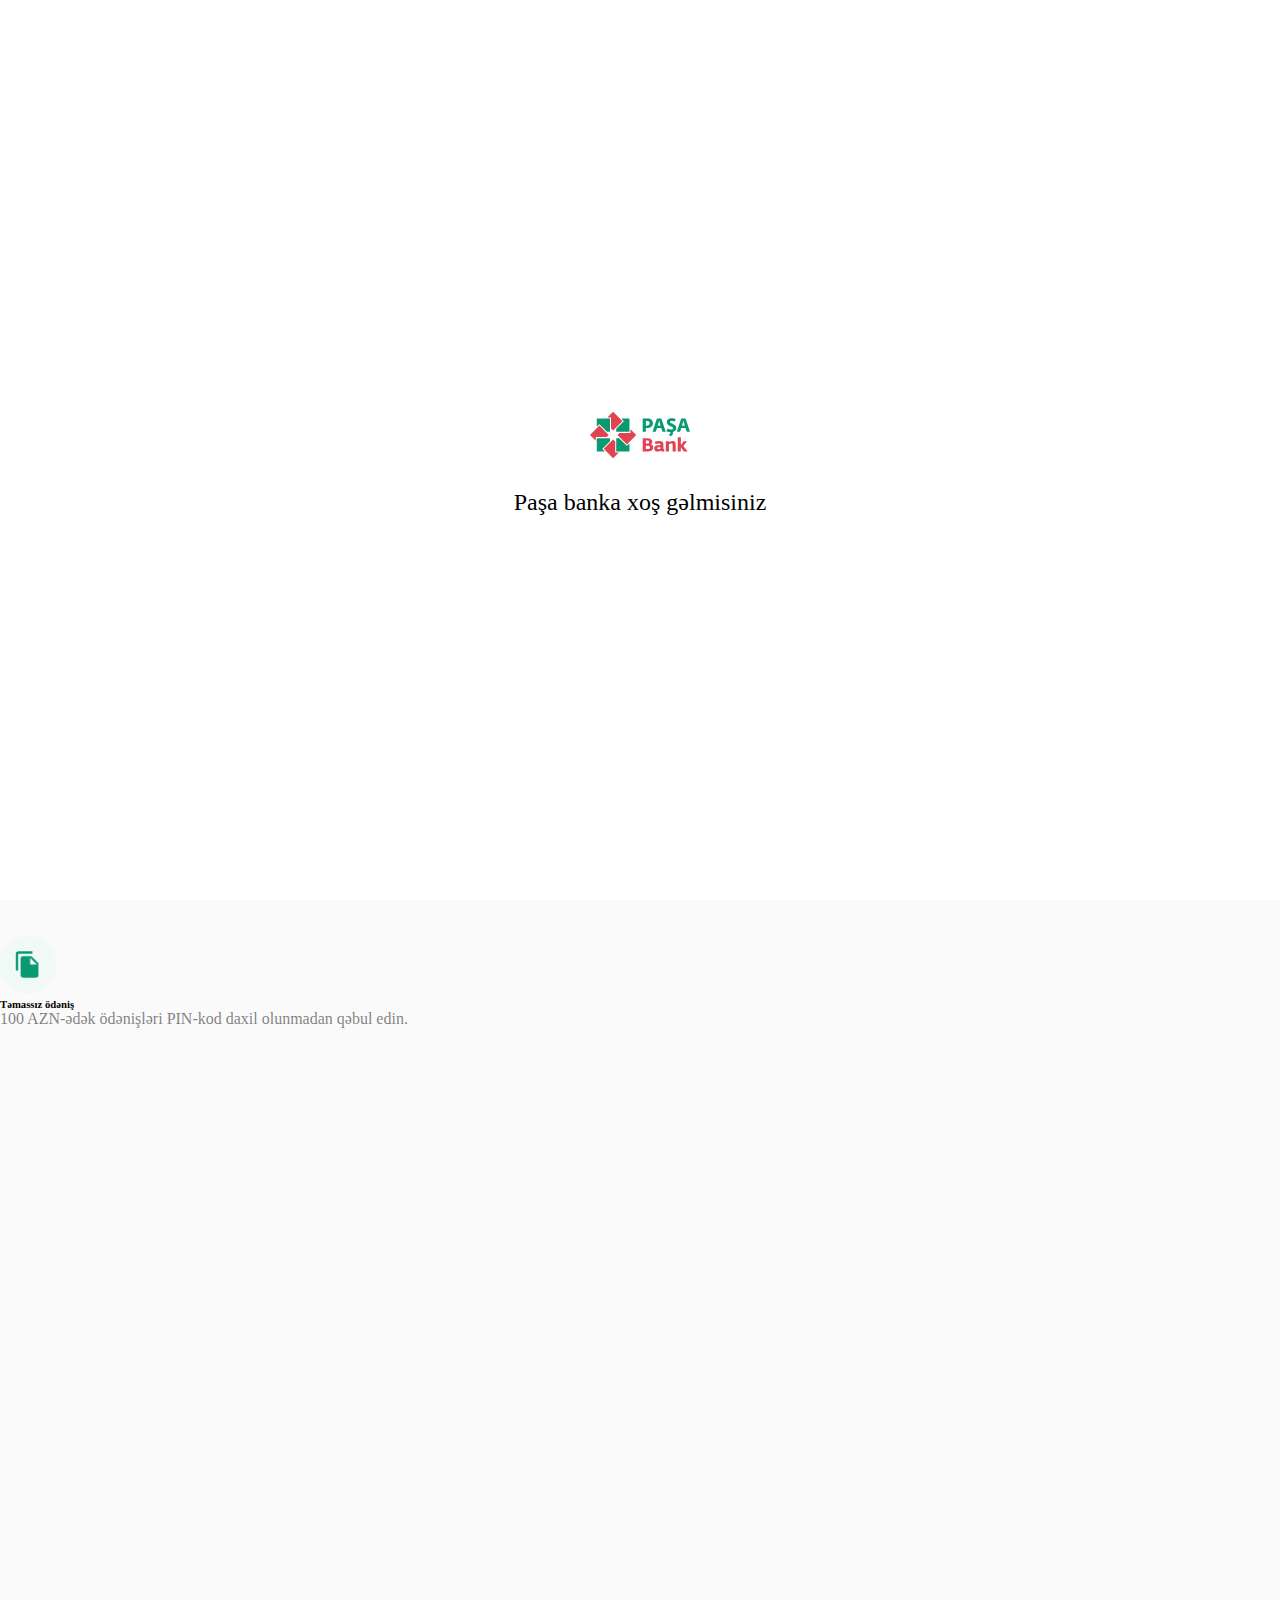
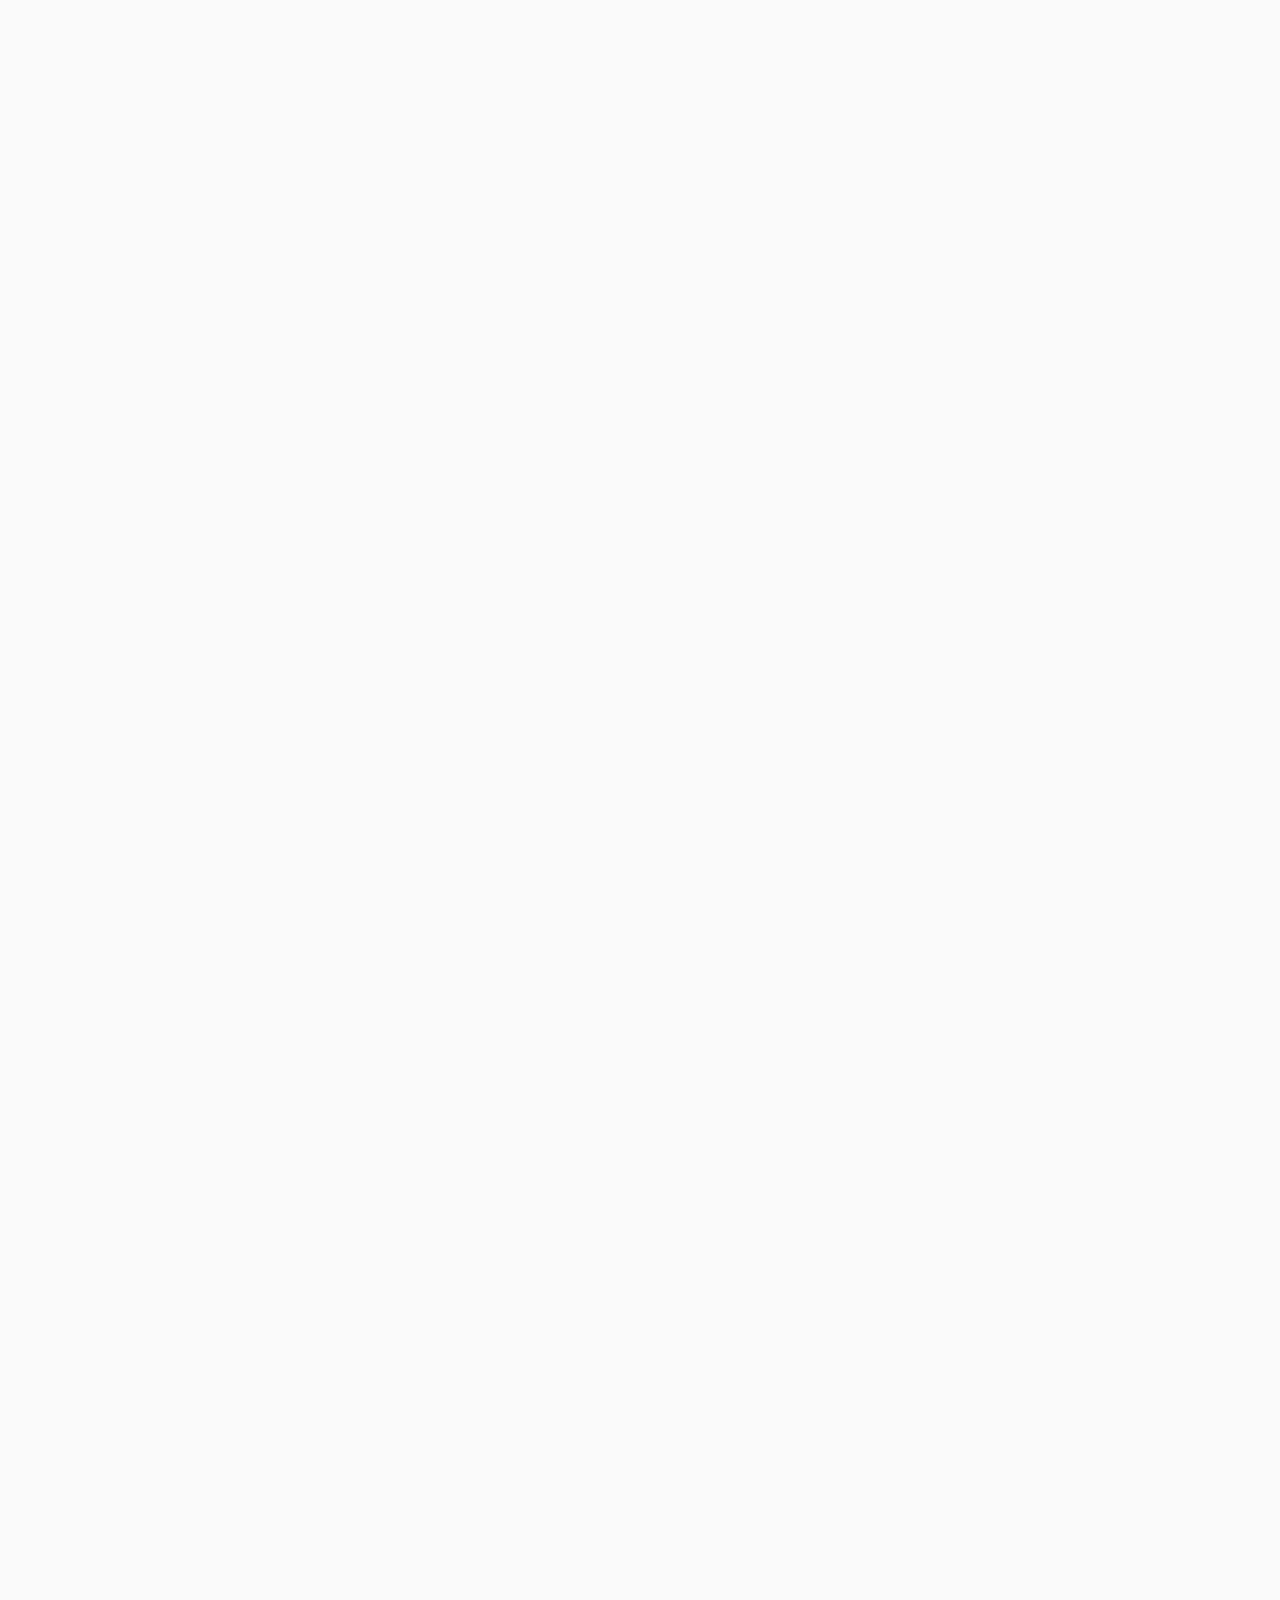
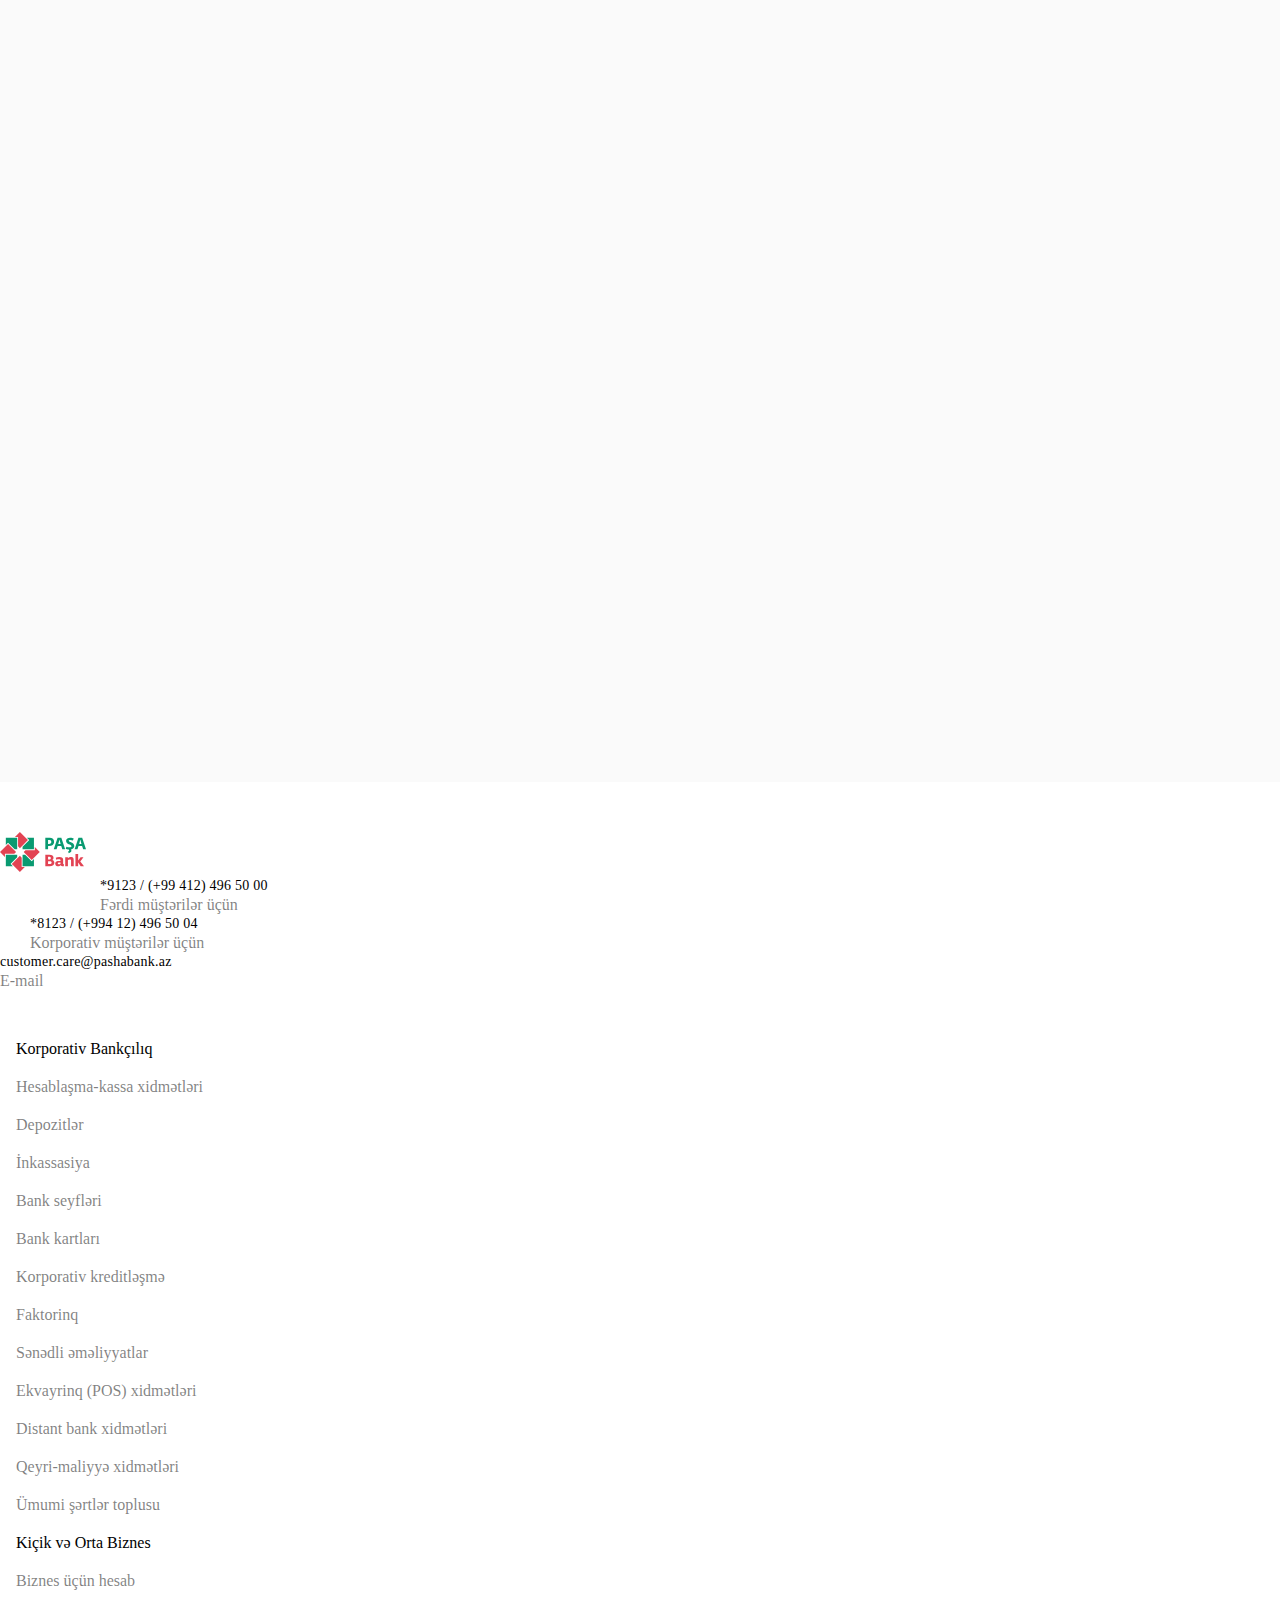
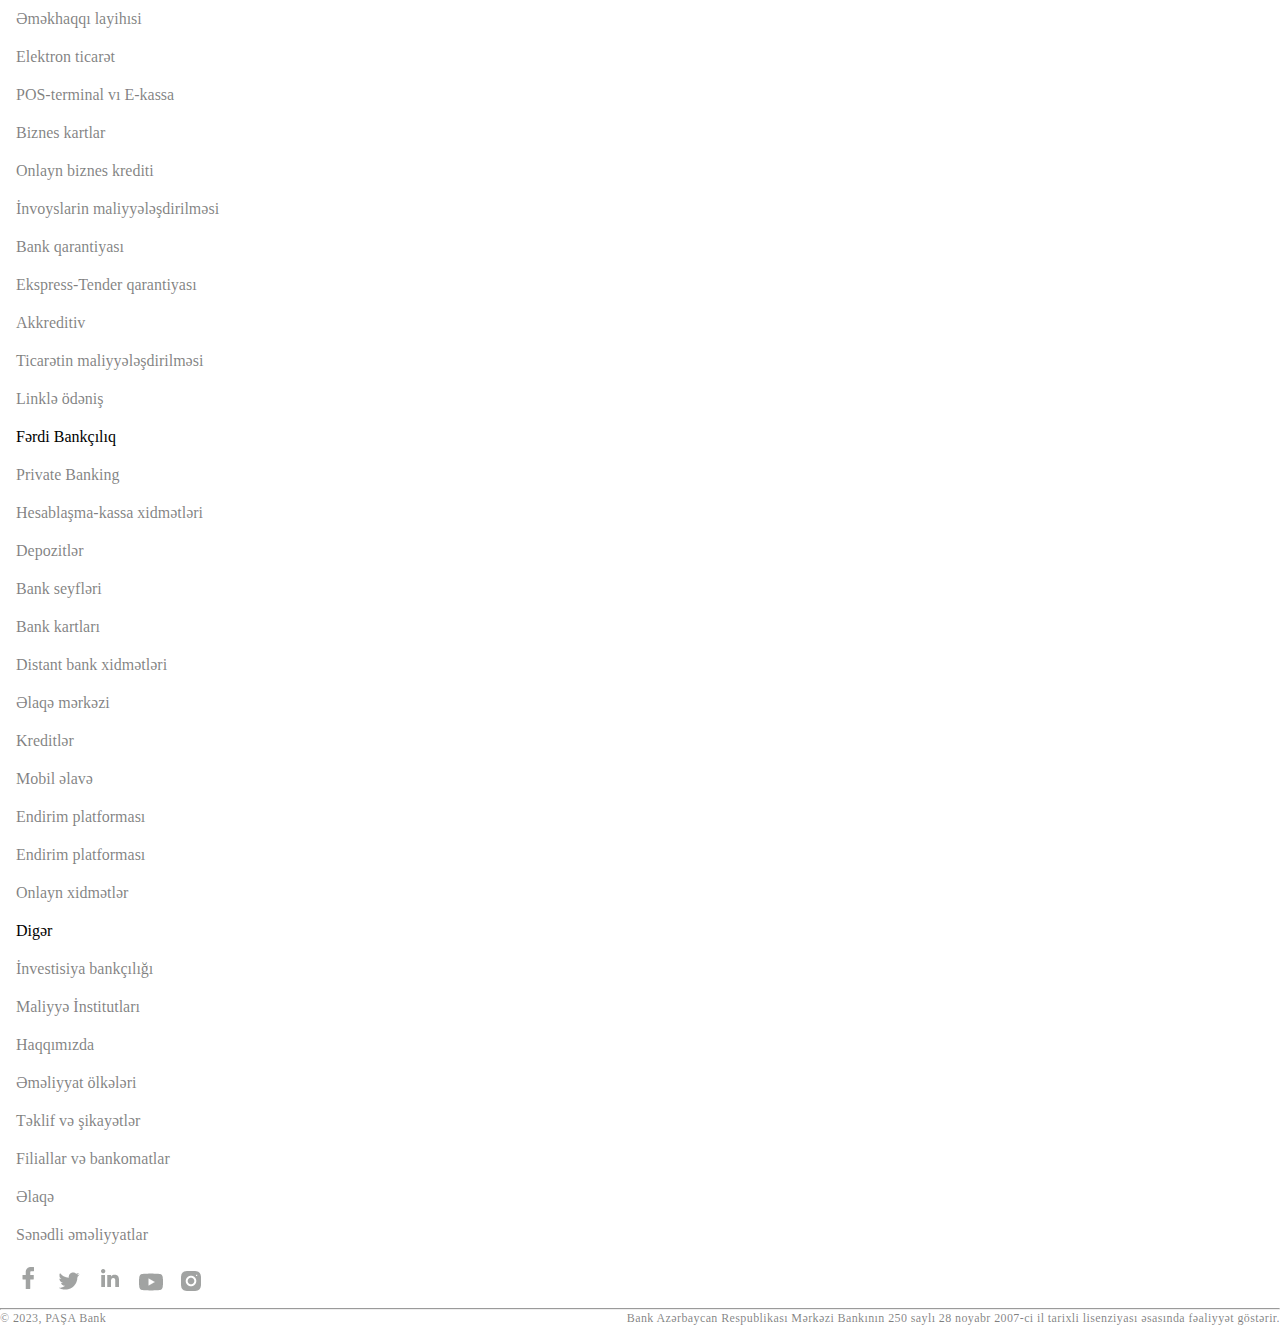
<file: Pages/POS-Terminal/posterminal.html>
<!DOCTYPE html>
<html lang="en">
<head>
    <meta charset="UTF-8">
    <meta http-equiv="X-UA-Compatible" content="IE=edge">
    <meta name="viewport" content="width=device-width, initial-scale=1.0">
    <link
    rel="stylesheet"
    href="https://cdn.jsdelivr.net/npm/bootstrap@4.6.2/dist/css/bootstrap.min.css"
    integrity="sha384-xOolHFLEh07PJGoPkLv1IbcEPTNtaed2xpHsD9ESMhqIYd0nLMwNLD69Npy4HI+N"
    crossorigin="anonymous"
  />
  <script
    src="https://code.jquery.com/jquery-3.3.1.slim.min.js"
    integrity="sha384-q8i/X+965DzO0rT7abK41JStQIAqVgRVzpbzo5smXKp4YfRvH+8abtTE1Pi6jizo"
    crossorigin="anonymous"
  ></script>
  <script
    src="https://cdn.jsdelivr.net/npm/popper.js@1.14.7/dist/umd/popper.min.js"
    integrity="sha384-UO2eT0CpHqdSJQ6hJty5KVphtPhzWj9WO1clHTMGa3JDZwrnQq4sF86dIHNDz0W1"
    crossorigin="anonymous"
  ></script>
  <script
    src="https://cdn.jsdelivr.net/npm/bootstrap@4.3.1/dist/js/bootstrap.min.js"
    integrity="sha384-JjSmVgyd0p3pXB1rRibZUAYoIIy6OrQ6VrjIEaFf/nJGzIxFDsf4x0xIM+B07jRM"
    crossorigin="anonymous"
  ></script>
  <link
    rel="stylesheet"
    href="https://fonts.googleapis.com/css2?family=Material+Symbols+Outlined:opsz,wght,FILL,GRAD@20..48,100..700,0..1,-50..200"
  />
    <link rel="stylesheet" href="./assets/posterminal.css">
    <script src="./Js/posterminal.js" defer type="module"></script>
    <title>POS-Terminal</title>
</head>
<body>
  <!-- HEADER START -->
  <header id="posterminal-header">
    <section class="loading">
      <div class="loading-content">
        <img src="../../assets/images/logo.svg" >
        <h2>Paşa banka xoş gəlmisiniz</h2>
      </div>
    </section>
    <section id="navbar">
      <div class="container-navbar">
        <div class="hamburger-nav">
          <span class="material-symbols-outlined hamburger-menu"> menu </span>
          <span class="material-symbols-outlined d-none"> close </span>
        </div>

        <div class="logo">
          <a href="../../index.html">
            <img src="../../assets/images/logo.svg" alt="Pasha Logo" />
          </a>
        </div>
        <div class="header-menu">
          <ul>
            <li><a  data-check="business" class="business">Biznes üçün xidmətlər</a>  </li>
            <li > <a  class="credit">Kreditlər</a> </li>
            <li ><a  class="factoring"> Faktorinq</a></li>
            <li ><a  class="transaction">Sənədli əməliyyatlar</a> </li>
            <li ><a  class="additional-operations">Əlavə xidmətlər</a>
              
            </li>
          </ul>
        </div>
        <div class="header-button">
          <button class="btn btn-nav">Daxil Ol</button>
        </div>
      </div>
      <div class="responsive-nav d-none">
        <ul>
          <li class="business-responsive">
            Biznes üşün xidmətlər
            <ul class="ul-business d-none">
              <li><a  href="https://sme.pashabank.az/tariff">Tariflər</a></li>
              <li><a href="https://gro.az/">GRO platforması</a></li>
              <li><a href="../Accounts/account.html">Biznes üçün hesab</a></li>
              <li><a href="../Salary cards/salarycards.html">Əməkhaqqi layihısi</a></li>
              <li><a href="../Payments/payment.html">Ödənişlər</a></li>
              <li><a href="../Business cards/businesscard.html">Biznes kartlar</a></li>
              <li><a href="../Pages/POS-Terminal/posterminal.html">POS terminal və E-kassa</a></li>
              <li><a href="../E-commerce/ecommerce.html">Elektron ticarət</a></li>
              <li><a href="https://sme.pashabank.az/pay-by-link">Linklə ödəniş</a></li>
            </ul>
          </li>
          <li class="credit-responsive">
            Kreditlər
            <ul class="ul-credit d-none">
              <li><a href="../Business credit/businesscredit.html">Onlayn biznes kreditləri</a></li>
              <li><a href="../Business loan/loan.html">Biznes kreditləri</a></li>
              <li><a href="https://www.pashabank.az/sme_banking/az/node/51">Gömrük kartı üzrə kredit xətti</a></li>
              <li><a href="../SIF credit/sifcredit.html">SİF Kreditləri</a></li>
            </ul>
            
          </li>
          <li class="factoring-responsive">
              Faktorinq
              <ul class="ul-factoring d-none">
              <li><a href="https://www.pashabank.az/sme_banking/az/node/29">Invoysların maliyyələşdirilməsi</a></li>
              <li><a href="https://www.pashabank.az/sme_banking/az/sme_purchase_order_finance">Alış sifarişi əsasında maliyyələşmə</a></li>
              <li><a href="../POS-Terminal/posterminal.html">Təchizat zəncirinin maliyyələşdirilməsi</a></li>
              </ul>
          </li>
          <li class="transaction-responsive">
              Sənədli əməliyyatlar
               <ul class="ul-transaction d-none">
              <li><a href="../Accounts/account.html">Ekspress-Tender qarantiyası</a></li>
              <li><a href="https://www.pashabank.az/sme_banking/az/node/38">Ticarətin maliyyələşdirilməsi</a></li>
              <li><a href="../Guarantees/guarantees.html">Bank qarantiyası</a></li>
              <li><a href="https://www.pashabank.az/sme_banking/az/node/36">Akkreditiv</a></li>
              <li><a href="https://www.pashabank.az/sme_banking/az/node/37">İnkasso</a></li>
               </ul>
          </li>
          <li class="additional-responsive">
               Əlavə xidmətlər
           <ul class="ul-additional d-none">
              <li><a href="https://www.pashabank.az/sme_banking/az/node/12">Inkassasiya</a></li>
              <li><a href="https://www.pashabank.az/sme_banking/az/node/14">Depozitlər</a></li>
              <li><a href="https://www.pashabank.az/sme_banking/az/node/14">Bank seyfləri</a></li>
              <li><a href="https://www.pashabank.az/sme_banking/az/node/14">Bulud CRM</a></li>
              <li><a href="https://www.pashabank.az/sme_banking/az/node/14">ÇatBot</a></li>
              <li><a href="https://www.pashabank.az/sme_banking/az/node/14">Elektron-ticarət üçün mobil tətbiq</a></li>
              <li><a href="https://www.pashabank.az/sme_banking/az/node/14">Umico MasterPass</a></li>
              <li><a href="https://www.pashabank.az/sme_banking/az/node/14">PAŞA Biznes</a></li>
           </ul>
          </li>
        </ul>
      </div>
      <div class="header-info d-none">
        <div class="container">
          <div class="forbusiness d-none">
            <ul>
              <li><a data-check="business" href="https://sme.pashabank.az/tariff">Tariflər</a></li>
              <li><a data-check="business" href="https://gro.az/">GRO platforması</a></li>
              <li><a data-check="business" href="../Accounts/account.html">Biznes üçün hesab</a></li>
              <li><a data-check="business" href="../Salary cards/salarycards.html">Əməkhaqqi layihısi</a></li>
              <li><a data-check="business" href="../Payments/payment.html">Ödənişlər</a></li>
            </ul>
            <ul>
              <li><a data-check="business" href="../Business cards/businesscard.html">Biznes kartlar</a></li>
              <li><a data-check="business" href="../POS-Terminal/posterminal.html">POS terminal və E-kassa</a></li>
              <li><a data-check="business" href="../E-commerce/ecommerce.html">Elektron ticarət</a></li>
              <li><a data-check="business" href="https://sme.pashabank.az/pay-by-link">Linklə ödəniş</a></li>
            </ul>
          </div>
          <div class="forcredit d-none">
            <ul>
              <li><a data-check="credit" href="../Business credit/businesscredit.html">Onlayn biznes kreditləri</a></li>
              <li><a data-check="credit" href="../Business loan/loan.html">Biznes kreditləri</a></li>
              <li><a data-check="credit" href="https://www.pashabank.az/sme_banking/az/node/51">Gömrük kartı üzrə kredit xətti</a></li>
              <li><a data-check="credit" href="../SIF credit/sifcredit.html">SİF Kreditləri</a></li>
            </ul>
          </div>
          <div class="forfactoring d-none">
            <ul>
              <li><a data-check="factoring" href="https://www.pashabank.az/sme_banking/az/node/29">Invoysların maliyyələşdirilməsi</a></li>
              <li><a data-check="factoring" href="https://www.pashabank.az/sme_banking/az/sme_purchase_order_finance">Alış sifarişi əsasında maliyyələşmə</a></li>
              <li><a data-check="factoring" href="../POS-Terminal/posterminal.html">Təchizat zəncirinin maliyyələşdirilməsi</a></li>
            </ul>
          </div>
          <div class="fortransaction d-none">
            <ul>
              <li><a data-check="transaction" href="../Accounts/account.html">Ekspress-Tender qarantiyası</a></li>
              <li><a data-check="transaction" href="https://www.pashabank.az/sme_banking/az/node/38">Ticarətin maliyyələşdirilməsi</a></li>
              <li><a data-check="transaction" href="../Guarantees/guarantees.html">Bank qarantiyası</a></li>
              <li><a data-check="transaction" href="https://www.pashabank.az/sme_banking/az/node/36">Akkreditiv</a></li>
              <li><a data-check="transaction" href="https://www.pashabank.az/sme_banking/az/node/36">İnkasso</a></li>
            </ul>
          </div>
          <div class="foradditional-operations d-none">
            <ul>
              <li><a data-check="operations" href="https://www.pashabank.az/sme_banking/az/node/12">Inkassasiya</a></li>
              <li><a data-check="operations" href="https://www.pashabank.az/sme_banking/az/node/14">Depozitlər</a></li>
              <li><a data-check="operations"  href="https://www.pashabank.az/sme_banking/az/node/14">Bank seyfləri</a></li>
              <li><a data-check="operations" href="https://www.pashabank.az/sme_banking/az/node/14">Bulud CRM</a></li>
            </ul>
            <ul>
              <li><a data-check="operations" href="https://www.pashabank.az/sme_banking/az/node/14">ÇatBot</a></li>
              <li><a data-check="operations" href="https://www.pashabank.az/sme_banking/az/node/14">Elektron-ticarət üçün mobil tətbiq</a></li>
              <li><a data-check="operations" href="https://www.pashabank.az/sme_banking/az/node/14">Umico MasterPass</a></li>
              <li><a data-check="operations" href="https://www.pashabank.az/sme_banking/az/node/14">PAŞA Biznes</a></li>
            </ul>
          </div>
        </div>
      </div>
    </section>
  </header>
  <!-- HEADER END -->
<main>
  <!-- SLIDER START -->
<section id="slider-posterminal">
    <div class="slider-posterminal-item">
        <div class="container">
            <div class="row slider-content">
                <div class="col-md-6">
                    <h1>
                        Ödənişləri POS-terminalla nağdsız qəbul edin.
                    </h1>
                    <p>
                        Biznes ehtiyaclarınıza uyğun POS-terminal və ya E-kassa seçin. 
                    </p>
                    <a href="https://www.pashabank.digital/login#/signup" class="btn">Sifariş et</a>
                </div>
            </div>
        </div>
    </div>
</section>
<!-- SLIDER END -->
<!-- FEATURES START -->
<section id="posterminal-features">
<div class="container">
  <h2>
    Nağdsız dövriyyənizi artırın 
</h2>
<p>
  POS–terminallar və E-kassalar ticarət və xidmət müəssisələrində ödənişləri nağdsız şəkildə qəbul etməyə imkan yaradır. Cihazları onlayn sifariş edərək obyektinizdə quraşdırın. 
</p>
<div class="row">
  <div class="col-md-4 d-flex">
    <div class="pos-col-img">
      <img src="../../assets/images/computer.PNG">
    </div>
    <div class="pos-col-item">
      <h6>Dövriyyədən asılı olaraq
        aylıq ödənişsiz</h6>
      <p>POS-terminallar və Smart Kassa aparatlarını depozitlə və müvafiq dövriyyə tələbindən asılı olaraq aylıq ödənişsiz əldə edin.</p>
    </div>
  </div>
  <div class="col-md-4 d-flex">
    <div class="pos-col-img">
      <img src="../../assets/images/order3.PNG">
    </div>
    <div class="pos-col-item">
      <h6>Ünvana çatdırılma</h6>
      <p>Banka gəlmədən POS-terminal sifariş edin, şəhər daxili 3, ölkə daxili 7 iş günü ərzində ünvanınıza çatdıraq.</p>
    </div>
  </div>
  <div class="col-md-4 d-flex">
    <div class="pos-col-img">
    <img src="../../assets/images/order1.PNG">
  </div>
    <div class="pos-col-item">
      <h6>Təmassız ödəniş
      </h6>
      <p>100 AZN-ədək ödənişləri PIN-kod daxil olunmadan qəbul edin.

      </p>
    </div>
  </div>
</div>
</div>

</section>
<!-- FEATURES END -->
<!-- KOB START -->

<section id="posterminal-kob">
  <div class="container">
    <div class="row">
      <div class="kob-content col-md-6">
        <h2>
          POS-terminalla nağd əməliyyat xərclərindən azad olun, satışlarınızı artırın! 
      </h2>
      </div>
      <div class="kob-image col-md-6">
        <img src="../../assets/images/loan-numbers.svg">
      </div>
    </div>
  </div>
</section>
<!-- KOB END -->
<!-- TYPES START -->

<section id="posterminal-types">
  <div class="container">
  
    <h2>Ehtiyaclarınıza uyğun terminal seçin</h2>
    <div class="row">
      <div class="col-md-6 type-item">
        <div class="type-head">
          <img src="../../assets/images/pos.png">
        </div>
        <div class="type-body">
         
          <h5>POS–terminal</h5>
          <div class="body-flex d-flex">
            <img src="../../assets/images/done.svg">
            <p>Təmassız ödənişlərin qəbulu</p>
          </div>
          <div class="body-flex d-flex">
            <img src="../../assets/images/done.svg">
            <p>Rahat və sürətli əməliyyat sistemi</p>
          </div>
          <div class="body-flex d-flex">
            <img src="../../assets/images/done.svg">
            <p>3G şəbəkə dəstəyi</p>
          </div>
        </div>
        <div class="type-footer">
          
            <button class="btn btn-terminal">Daha ətraflı</button>
           <a href="https://www.pashabank.digital/login#/signup" class="btn">Sifariş et</a>
        
        </div>
      </div>
      <div class="col-md-6 type-item">
        <div class="type-head">
          <img src="../../assets/images/pos.png">
          <img src="../../assets/images/emblem.png" class="emblem">
          <p>Dövlət vergi xidməti ilə inteqrasiya</p>
        </div>
        <div class="type-body">
         
          <h5>POS–terminal + E–kassa
          </h5>
          <div class="body-flex d-flex">
            <img src="../../assets/images/done.svg">
            <p>E-kassa imkanları
            </p>
          </div>
          <div class="body-flex d-flex">
            <img src="../../assets/images/done.svg">
            <p>POS–terminal funksiyası
            </p>
          </div>
          <div class="body-flex d-flex">
            <img src="../../assets/images/done.svg">
            <p>QR kodla çeklərin çapı

            </p>
          </div>
        </div>
        <div class="type-footer">
          
            <button class="btn btn-ekassa">Daha ətraflı</button>
           <a href="https://www.pashabank.digital/login#/signup" class="btn">Sifariş et</a>
        
        </div>
      </div>
    </div>
    <p class="info">Diqqət! "İstehlakçıların hüquqlarının müdafiəsi haqqında" Azərbaycan Respublikası Qanununun 17-ci maddəsinə uyğun olaraq Ticarət, məişət və digər növ xidmətlərin göstərilməsi zamanı müştərilərlə hesablaşmaların aparılması üçün müvafiq POS-terminallar quraşdırılmalıdır. Əks halda müvafiq pozuntunu törədən şəxslərə AR Vergi Məcəlləsinin 58.7 maddəsinə əsasən 1000 manatdan 6000 manatadək cərimə tətbiq oluna bilər.

    </p>
  </div>
</section>
<!-- TYPES END -->
<!-- MODAL START -->
<section id="posterminal-modal" class="d-none modal-check">
<div class="modal-content first-modal d-none">
<div class="modal-head d-flex justify-content-between">
  <h4>POS–terminal</h4>
  <button class="close-btn">
  <span class="material-symbols-outlined"> close </span>
</button>
</div>
<div class="modal-body">
  <div class="d-flex">
    <img src="../../assets/images/done.svg" >
    <p>Təmassız ödənişlərin qəbulu</p>
  </div>
  <div class="d-flex">
    <img src="../../assets/images/done.svg" >
    <p>Rahat və sürətli əməliyyat sistemi
    </p>
  </div>
  <div class="d-flex">
    <img src="../../assets/images/done.svg" >
    <p>4G və WiFi dəstəyi
    </p>
  </div>
  <div class="d-flex">
    <img src="../../assets/images/done.svg" >
    <p>5.5 sensorlu ekran
    </p>
  </div>
  <div class="d-flex">
    <img src="../../assets/images/done.svg" >
    <p>Uzun ömürlü enerji saxlama qabiliyyəti
    </p>
  </div>
  <div class="d-flex">
    <img src="../../assets/images/done.svg" >
    <p>3G şəbəkə dəstəyi

    </p>
  </div>
</div>
<div class="modal-footer d-flex justify-content-end">
  <a href="https://www.pashabank.digital/login#/signup" target="_blank" class="btn">Sifariş et</a>
</div>

</div>


<div class="modal-content second-modal d-none">
  <div class="modal-head d-flex justify-content-between">
  <h4>POS–terminal</h4>
<button class="close-btn">
  <span class="material-symbols-outlined"> close </span>
</button>
   


</div>
<div class="modal-body">
  <div class="d-flex">
    <img src="../../assets/images/done.svg" >
    <p>E-kassa imkanları</p>
  </div>
  <div class="d-flex">
    <img src="../../assets/images/done.svg" >
    <p>POS–terminal funksiyası
    </p>
  </div>
  <div class="d-flex">
    <img src="../../assets/images/done.svg" >
    <p>Dövlət vergi xidməti ilə inteqrasiya

    </p>
  </div>
  <div class="d-flex">
    <img src="../../assets/images/done.svg" >
    <p>Anbar uçot sistemi funksiyası

    </p>
  </div>
  <div class="d-flex">
    <img src="../../assets/images/done.svg" >
    <p>QR kodla çeklərin çapı


    </p>
  </div>
  <div class="d-flex">
    <img src="../../assets/images/done.svg" >
    <p>Təmassız ödənişlərin qəbulu


    </p>
  </div>
  <div class="d-flex">
    <img src="../../assets/images/done.svg" >
    <p>Rahat interfeys
    </p>
  </div>
  <div class="d-flex">
    <img src="../../assets/images/done.svg" >
    <p>5.5 sensorlu ekran

    </p>
  </div>
  <div class="d-flex">
    <img src="../../assets/images/done.svg" >
    <p>Android proqram təminatı

    </p>
  </div>
  <div class="d-flex">
    <img src="../../assets/images/done.svg" >
    <p>Yüksək keyfiyyətli kamera

    </p>
  </div>
  <div class="d-flex">
    <img src="../../assets/images/done.svg" >
    <p>4G və WiFi dəstəyi

    </p>
  </div>
  <div class="d-flex">
    <img src="../../assets/images/done.svg" >
    <p>Kassa proqram təminatlı cihaz

    </p>
  </div>
</div>
<div class="modal-footer d-flex justify-content-end">
  <a href="https://www.pashabank.digital/login#/signup" target="_blank" class="btn">Sifariş et</a>
</div>

</div>



</section>
<!-- MODAL END -->
<!-- SERVICE START -->
<section id="posterminal-service">
  <div class="container">
    <h2>Xidmətə üç addımda qoşulun</h2>
   
      <div class="row">
        <div class="col-md-4 d-flex">
          <img src="../../assets/images/1.PNG" >
          <p>Onlayn bankda qeydiyyatdan
            keçin və giriş edin</p>
        </div>
        <div class="col-md-4 d-flex">
          <img src="../../assets/images/2.PNG" >
          <p>
            Vaxtınıza qənaət edərək
            onlayn hesab açın</p>
        </div>
        <div class="col-md-4 d-flex">
          <img src="../../assets/images/3.PNG" >
          <p>Hesabınıza deposit məbləği yerləşdirərək, sadə formanı doldurun</p>
        </div>
      </div>
   
  </div>
</section>
<!-- SERVICE END -->
<!-- DOCUMENT START -->
<section id="posterminal-document">
  <div class="container">
    <h2>Lazım olan sənədlər</h2>
   
      <div class="for-scroll">
      <div class="col-md-4">
        <h5>Asan imza</h5>
        <p>Kimliyi təsdiq edən, onlayn xidmətlərdən istifadə etmək və rəqəmsal imza ilə sənədləri təsdiq etmək üçün istifadə olunan mobil identifikasiya.</p>
        <a href="https://asanimza.az/en/" target="_blank" class="d-flex">
          <span>Necə əldə etməli</span>
          <span class="material-symbols-outlined"> arrow_forward </span>
        </a>
      </div>
      <div class="col-md-4">
        <h5>Şəhadətnamə dublikat
        </h5>
        <p>Dövlət qeydiyyatı vergi orqanları tərəfindən aparılan hüquqi şəxslər və fərdi sahibkarlara Bankda hesab açmaq üçün təqdim edilən sənəd.

</p>
        <a href="https://asanimza.az/en/" target="_blank"  class="d-flex">
          <span>Necə əldə etməli</span>
          <span class="material-symbols-outlined"> arrow_forward </span>
        </a>
      </div>
      <div class="col-md-4">
        <h5>Vergi uçot kodu
        </h5>
        <p>Vergi ödəyicisinin təsərrüfat subyektinin uçot məlumatlarının vergi ödəyicisinin reyestrinə daxil edildikdə ona təqdim olunan 15 rəqəmli kod.

        </p>
        <a href="https://asanimza.az/en/" target="_blank" class="d-flex">
          <span>Necə əldə etməli</span>
          <span class="material-symbols-outlined"> arrow_forward </span>
        </a>
      </div>
    </div>
    
  </div>
 
</section>
<!-- DOCUMENT END -->
</main>
<footer>
  <section id="footer-contacts">
  <div class="container">
    <div class="row"> <li class="footer-icons-responsive">
      <a href="https://www.facebook.com/"><img src="../../assets/images/facebookicon.PNG" alt="facebook"></a>
      <a href="https://www.twitter.com/"><img src="../../assets/images/twittericom.PNG" alt="twitter"></a>
      <a href="https://www.linkedin.com/"><img src="../../assets/images/linkedin.PNG" alt="linkedin"></a>
      <a href="https://www.youtube.com/"><img src="../../assets/images/youtube.PNG" alt="youtube"></a>
      <a href="https://www.instagram.com/"><img src="../../assets/images/instagram.PNG" alt="instagram"></a>
    </li>
      <div class="footer-logo footer-contacts-item">
        <a href="#">
          <img class="logo-none-opacity" src="../../assets/images/logo.svg" alt="logo">
      <img class="logo-opacity" src="../../assets/images/PB-Logo_40.svg" alt="logo with opacity">
      
        </a>
        
      
    </div>
    <div class="footer-contacts-item" id="padding-1">
      <p class="footer-call">
        *9123 / (+99 412) 496 50 00
    </p>
      <p class="footer-label">
        
        Fərdi müştərilər üçün
                                  
      </p>
    </div>
    <div class="footer-contacts-item " id="padding-2">
      <p class="footer-call">
        *8123 / (+994 12) 496 50 04
    </p>
      <p class="footer-label">
        
        Korporativ müştərilər üçün
                                  
      </p>
    </div>
    <div class="footer-contacts-item" id="padding-3">
      <p class="footer-call">
        customer.care@pashabank.az
    </p>
      <p class="footer-label">
        
        E-mail
                                  
      </p>
    </div>
    </div>
  </div>
  </section>
  <section id="footer-navigation">
  <div class="container">
    <div class="row">
      <div class="footer-nav-items ">
        <ul>
        <li>Korporativ Bankçılıq</li>
        <li><a href="https://www.pashabank.az/sme_banking/az/node/14">
          Hesablaşma-kassa xidmətləri
      </a></li>
        
        <li><a href="https://www.pashabank.az/sme_banking/az/node/14">
          Depozitlər
      </a></li>
        <li><a href="https://www.pashabank.az/sme_banking/az/node/14">
          İnkassasiya
      </a></li>
        <li><a href="https://www.pashabank.az/sme_banking/az/node/14">
          Bank seyfləri
      </a></li>
        <li><a href="https://www.pashabank.az/sme_banking/az/node/14">
          Bank kartları
      </a></li>
        <li><a href="https://www.pashabank.az/sme_banking/az/node/14">
          
          Korporativ kreditləşmə
                              
        </a></li>
        <li><a href="https://www.pashabank.az/sme_banking/az/node/14">
          Faktorinq 
      </a></li>
        <li><a href="https://www.pashabank.az/sme_banking/az/node/14">
          
          Sənədli əməliyyatlar
                              
        </a></li>
        <li><a href="https://www.pashabank.az/sme_banking/az/node/14">
          Ekvayrinq (POS) xidmətləri
      </a></li>
        <li><a href="https://www.pashabank.az/sme_banking/az/node/14"> 
          Distant bank xidmətləri
      </a></li>
        <li><a href="https://www.pashabank.az/sme_banking/az/node/14">
          Qeyri-maliyyə xidmətləri
      </a></li>
      <li><a href="https://www.pashabank.az/sme_banking/az/node/14">
        
        Ümumi şərtlər toplusu 
                              
      </a></li>
      </ul>
      </div>
      <div  class="footer-nav-items">
        <ul>
          <li>Kiçik və Orta Biznes</li>
          <li><a href="../Accounts/account.html">
            Biznes üçün hesab
        </a></li>
          
          <li><a href="https://www.pashabank.az/sme_banking/az/node/14">
            Əməkhaqqı layihısi
        </a></li>
          <li><a href="../E-commerce/ecommerce.html">
            Elektron ticarət
        </a></li>
          <li><a href="../POS-Terminal/posterminal.html">
            POS-terminal vı E-kassa
        </a></li>
          <li><a href="">
            Biznes kartlar
        </a></li>
          <li><a href="../Business credit/businesscredit.html">
            
            Onlayn biznes krediti
                                
          </a></li>
          <li><a href="https://www.pashabank.az/sme_banking/az/node/14">
           İnvoyslarin maliyyələşdirilməsi
        </a></li>
          <li><a href="./Pages/Guarantees/guarantees.html">
            
            Bank qarantiyası
                                
          </a></li>
          <li><a href="../Accounts/account.html">
            Ekspress-Tender qarantiyası
        </a></li>
          <li><a href="https://www.pashabank.az/sme_banking/az/node/36"> 
            Akkreditiv
        </a></li>
          <li><a href="https://www.pashabank.az/sme_banking/az/node/38">
            Ticarətin maliyyələşdirilməsi
        </a></li>
        <li><a href="https://www.pashabank.az/sme_banking/az/node/14">
          
          Linklə ödəniş
                                
        </a></li>
        </ul>
      </div>
      <div  class="footer-nav-items">
        <ul>
          <li>Fərdi Bankçılıq</li>
          <li><a href="https://www.pashabank.az/sme_banking/az/node/14">
            Private Banking
        </a></li>
          
          <li><a href="https://www.pashabank.az/sme_banking/az/node/14">
            Hesablaşma-kassa xidmətləri
        </a></li>
          <li><a href="https://www.pashabank.az/sme_banking/az/node/14">
            Depozitlər
        </a></li>
          <li><a href="https://www.pashabank.az/sme_banking/az/node/14">
            Bank seyfləri
        </a></li>
          <li><a href="../Business cards/businesscard.html">
            Bank kartları
        </a></li>
          <li><a href="https://www.pashabank.az/sme_banking/az/node/14">
            
          Distant bank xidmətləri
                                
          </a></li>
          <li><a href="https://www.pashabank.az/sme_banking/az/node/14">
          Əlaqə mərkəzi
        </a></li>
          <li><a href="../Business credit/businesscredit.html">
            
            Kreditlər
                                
          </a></li>
          <li><a href="https://www.pashabank.az/sme_banking/az/node/14">
            Mobil əlavə
        </a></li>
          <li><a href="https://www.pashabank.az/sme_banking/az/node/14"> 
            Endirim platforması
        </a></li>
          <li><a href="https://www.pashabank.az/sme_banking/az/node/14">
            Endirim platforması
        </a></li>
        <li><a href="https://www.pashabank.az/sme_banking/az/node/14">
          
         Onlayn xidmətlər
                                
        </a></li>
        </ul>
      </div>
      <div  class="footer-nav-items">
        <ul >
          <li> Digər</li>
          <li><a href="https://www.pashabank.az/sme_banking/az/node/14">
           İnvestisiya bankçılığı
        </a></li>
          
          <li><a href="https://www.pashabank.az/sme_banking/az/node/14">
            Maliyyə İnstitutları
        </a></li>
          <li><a href="https://www.pashabank.az/sme_banking/az/node/14">
            Haqqımızda
        </a></li>
          <li><a href="https://www.pashabank.az/sme_banking/az/node/14">
           Əməliyyat ölkələri
        </a></li>
          <li><a href="https://www.pashabank.az/sme_banking/az/node/14">
            Təklif və şikayətlər
        </a></li>
          <li><a href="https://www.pashabank.az/sme_banking/az/node/14">
            
            Filiallar və bankomatlar 
                                
          </a></li>
          <li><a href="https://www.pashabank.az/sme_banking/az/node/14">
           Əlaqə
        </a></li>
          <li><a href="https://www.pashabank.az/sme_banking/az/node/14">
            
            Sənədli əməliyyatlar
                                
          </a></li>
          <li class="d-flex footer-icons">
            <a href="https://www.facebook.com/"><img src="../../assets/images/facebookicon.PNG" alt="facebook"></a>
            <a href="https://www.twitter.com/"><img src="../../assets/images/twittericom.PNG" alt="twitter"></a>
            <a href="https://www.linkedin.com/"><img src="../../assets/images/linkedin.PNG" alt="linkedin"></a>
            <a href="https://www.youtube.com/"><img src="../../assets/images/youtube.PNG" alt="youtube"></a>
            <a href="https://www.instagram.com/"><img src="../../assets/images/instagram.PNG" alt="instagram"></a>
          </li>
  
          
        </ul>
      </div>
    </div>
  </div>
  </section>
  <hr>
  <section id="footer-copyright">
  <div class="container">
   <div class="copyright-content">
    <p>
      © 2023, PAŞA Bank 
  </p>
  <p>
    
    Bank Azərbaycan Respublikası Mərkəzi Bankının 250 saylı 28 noyabr 2007-ci il tarixli lisenziyası əsasında fəaliyyət göstərir.
                  
  </p>
   </div>
  </div>
  </section>
      </footer>
</body>
</html>
</file>
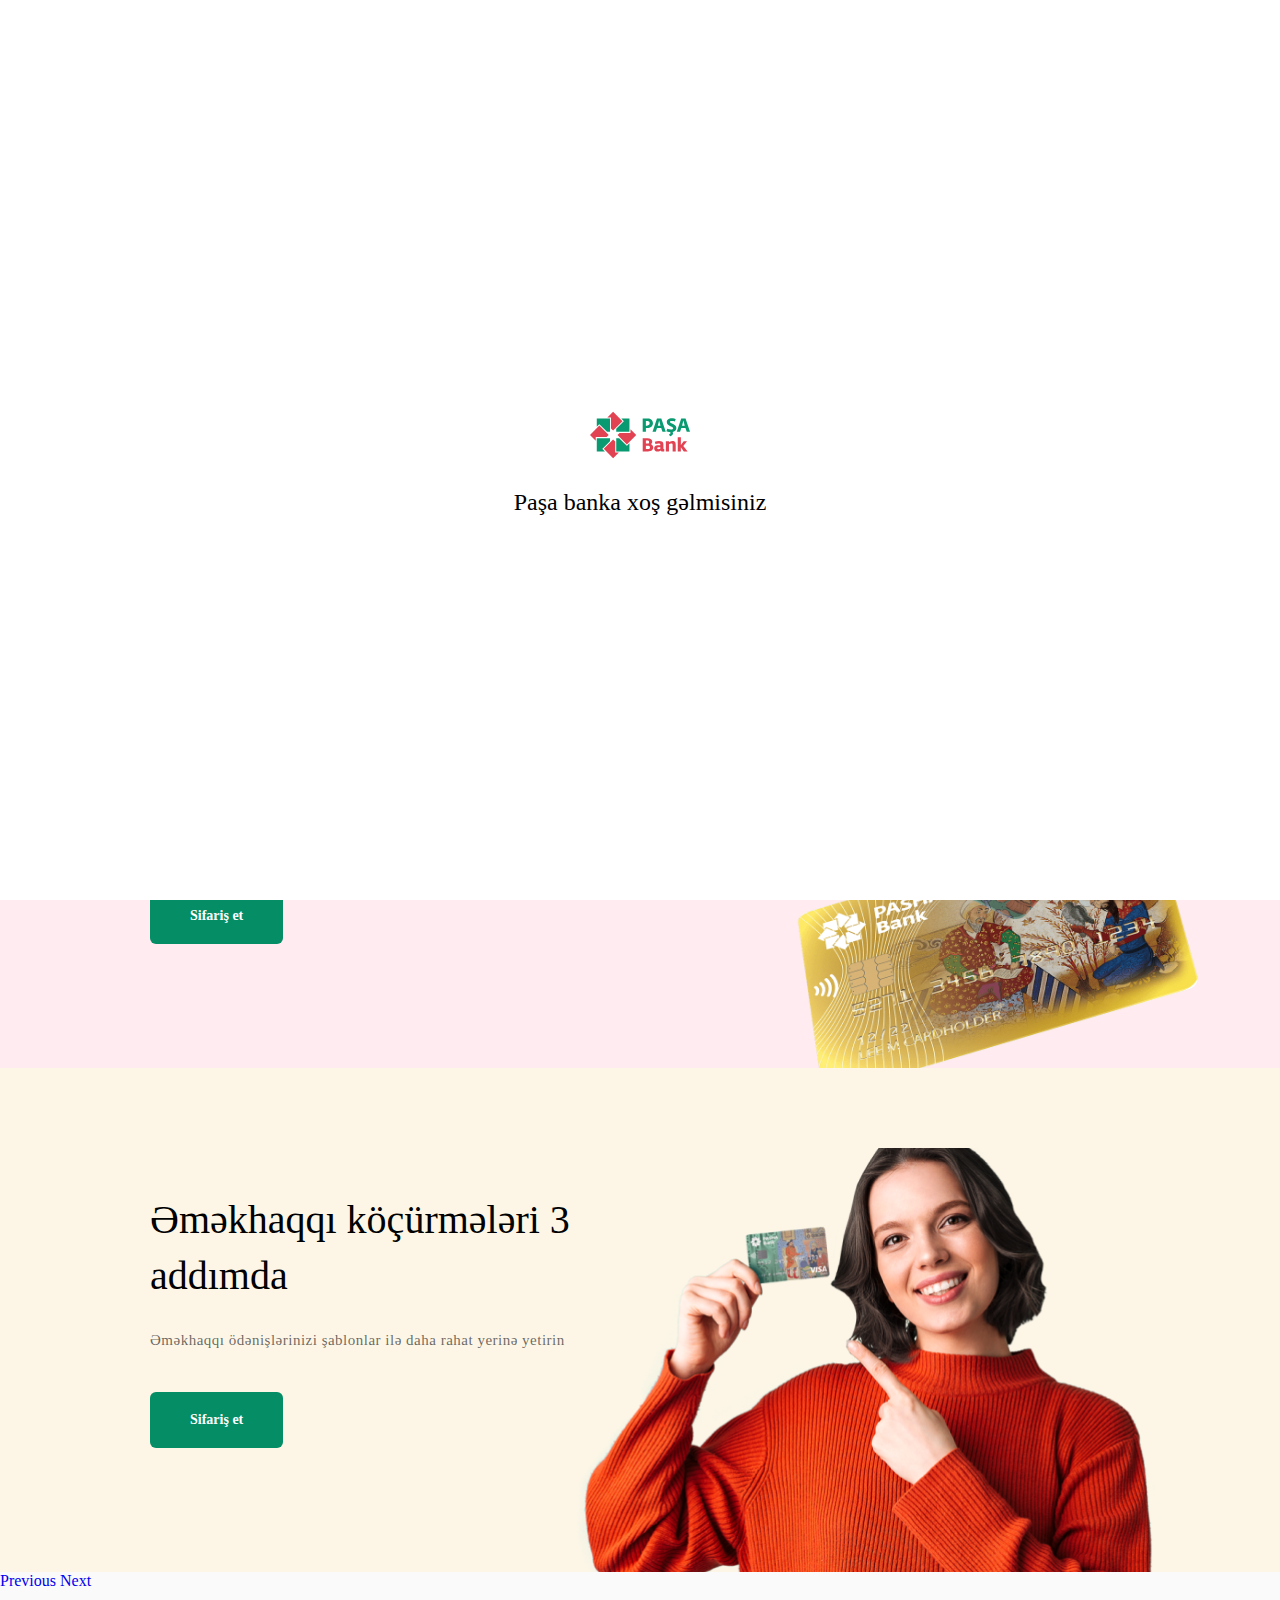
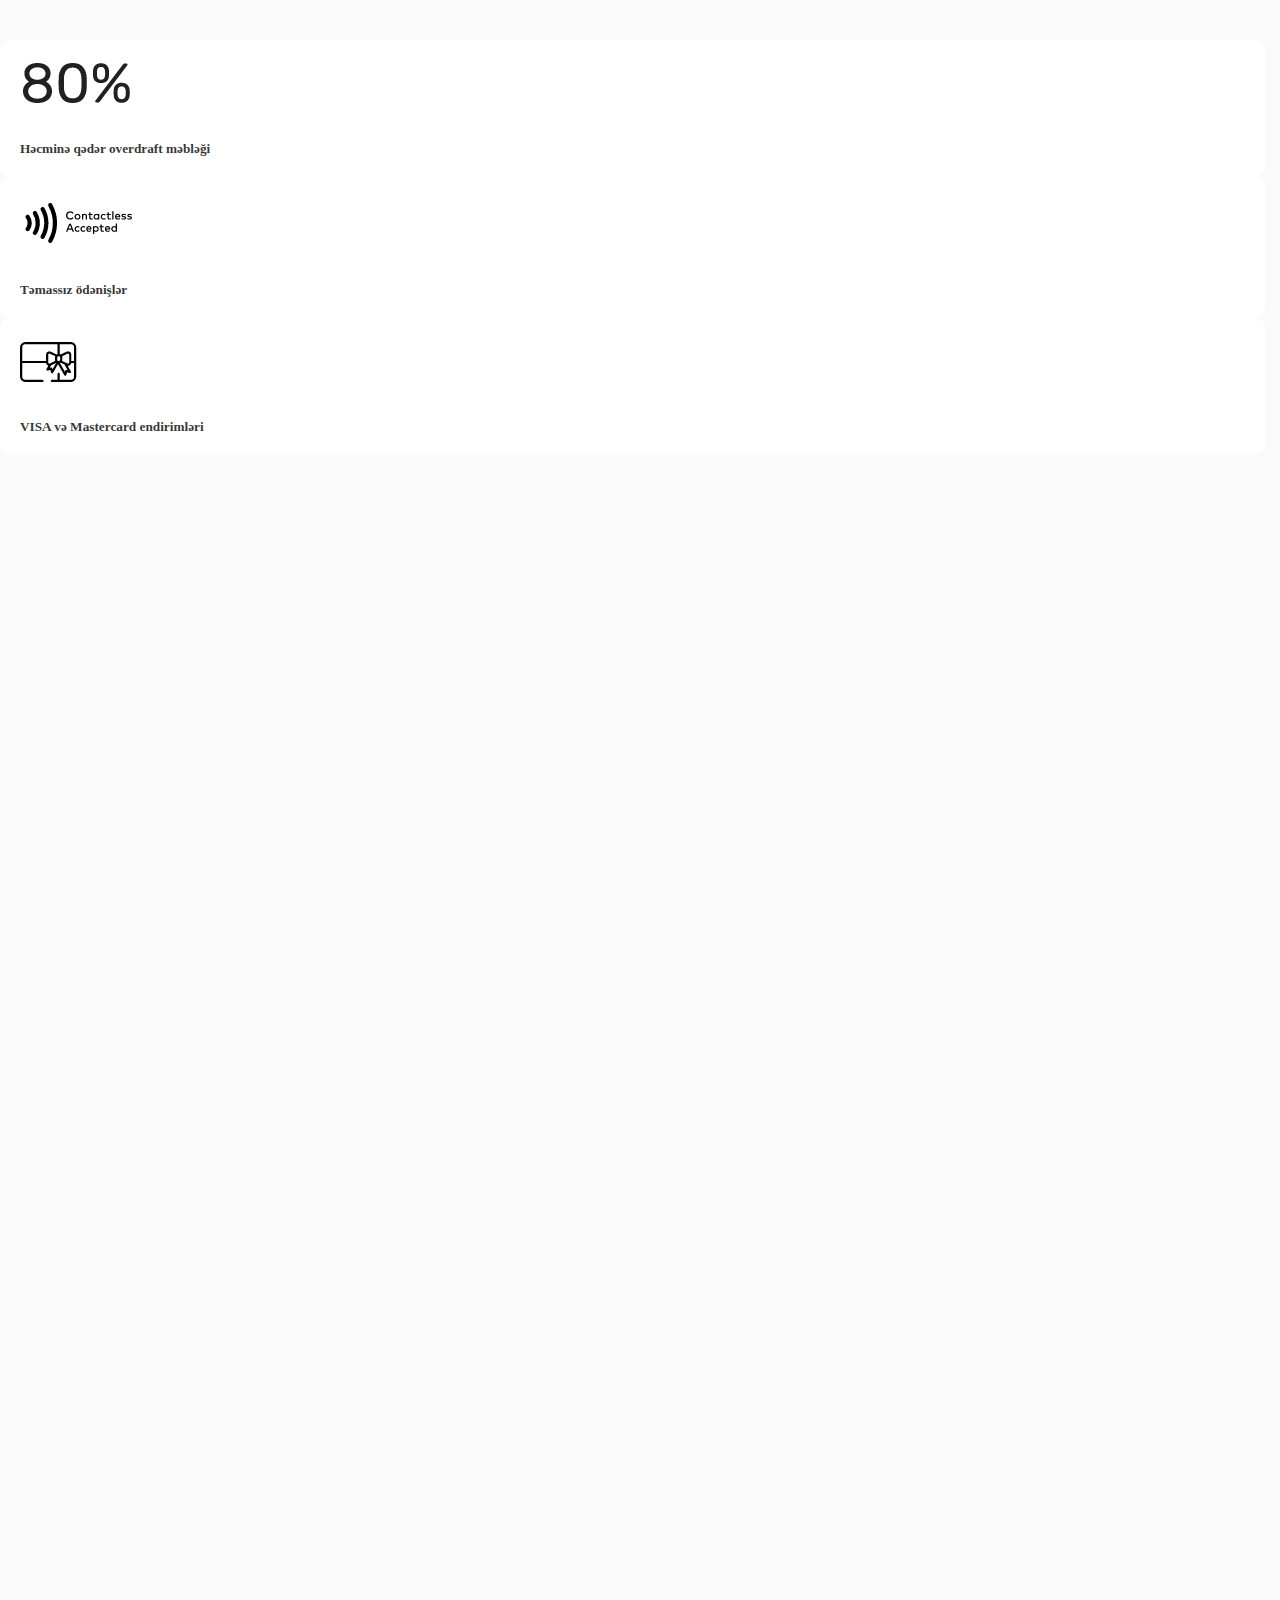
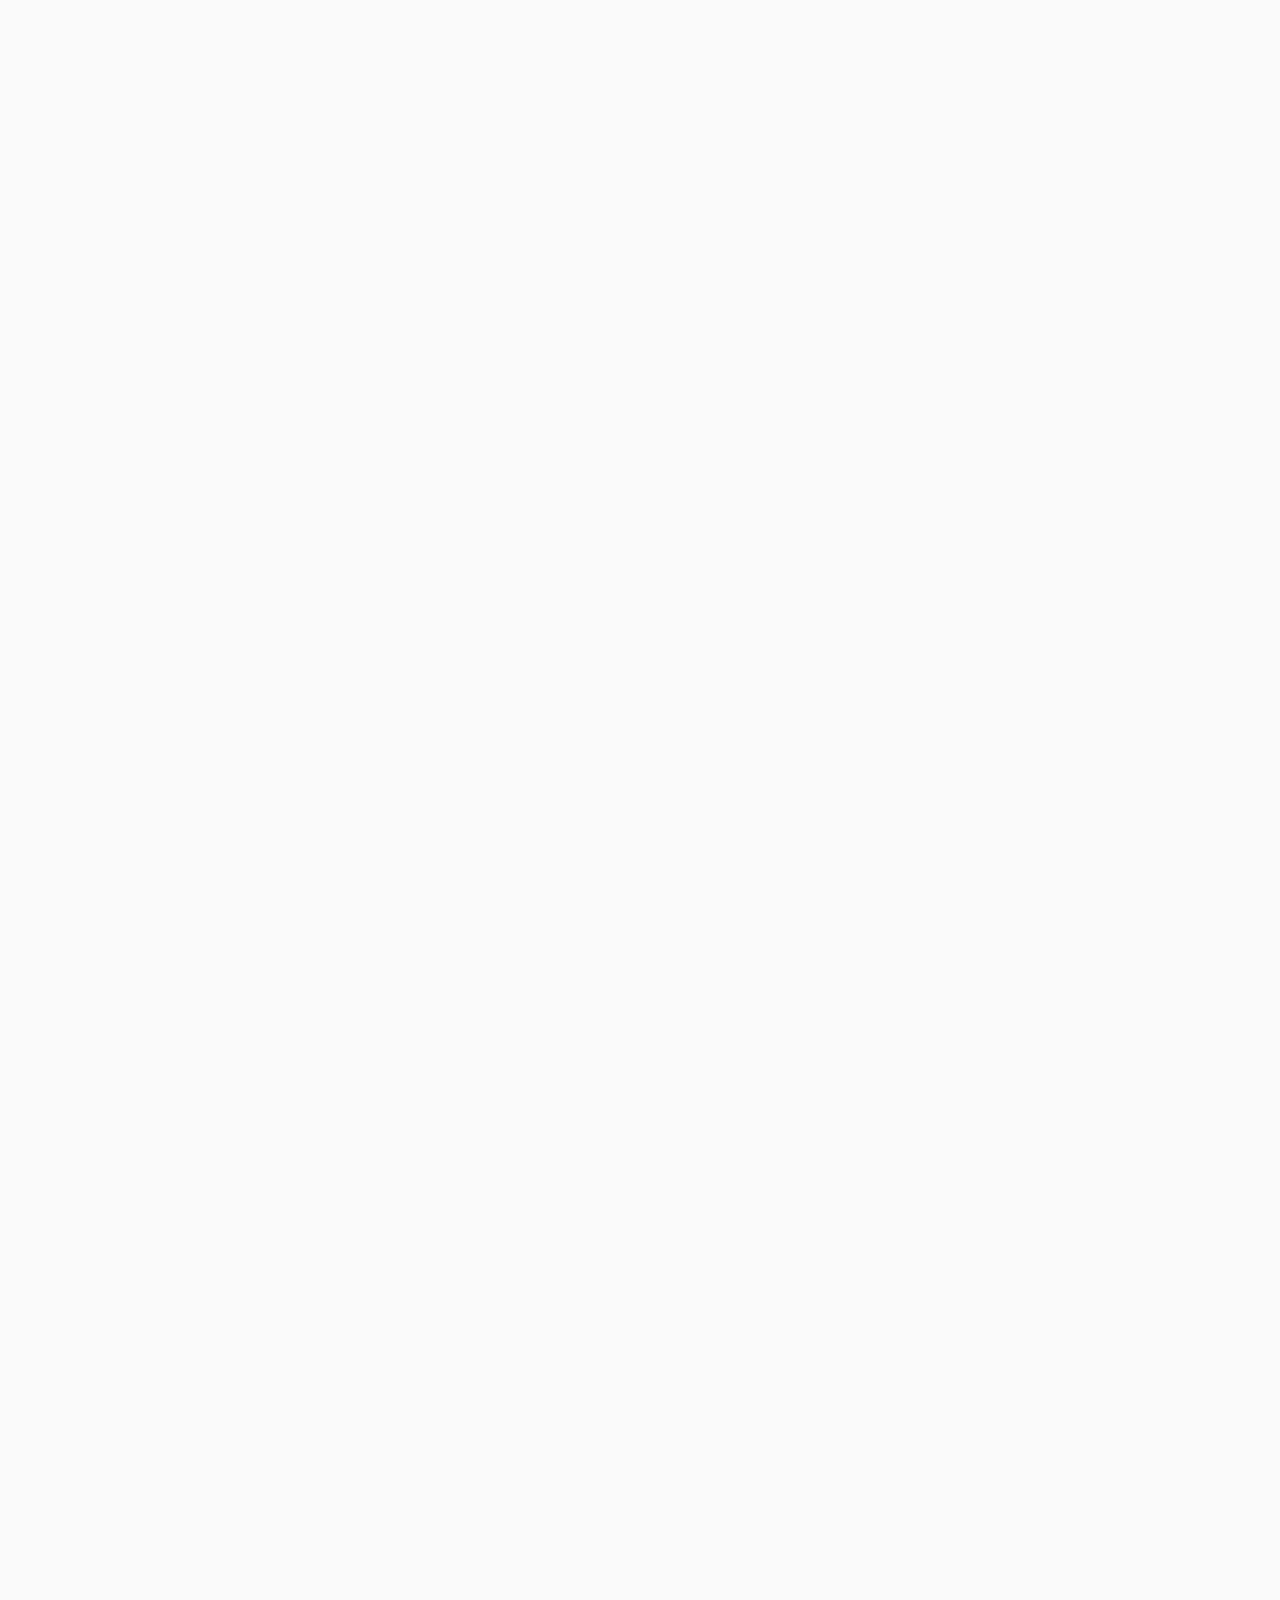
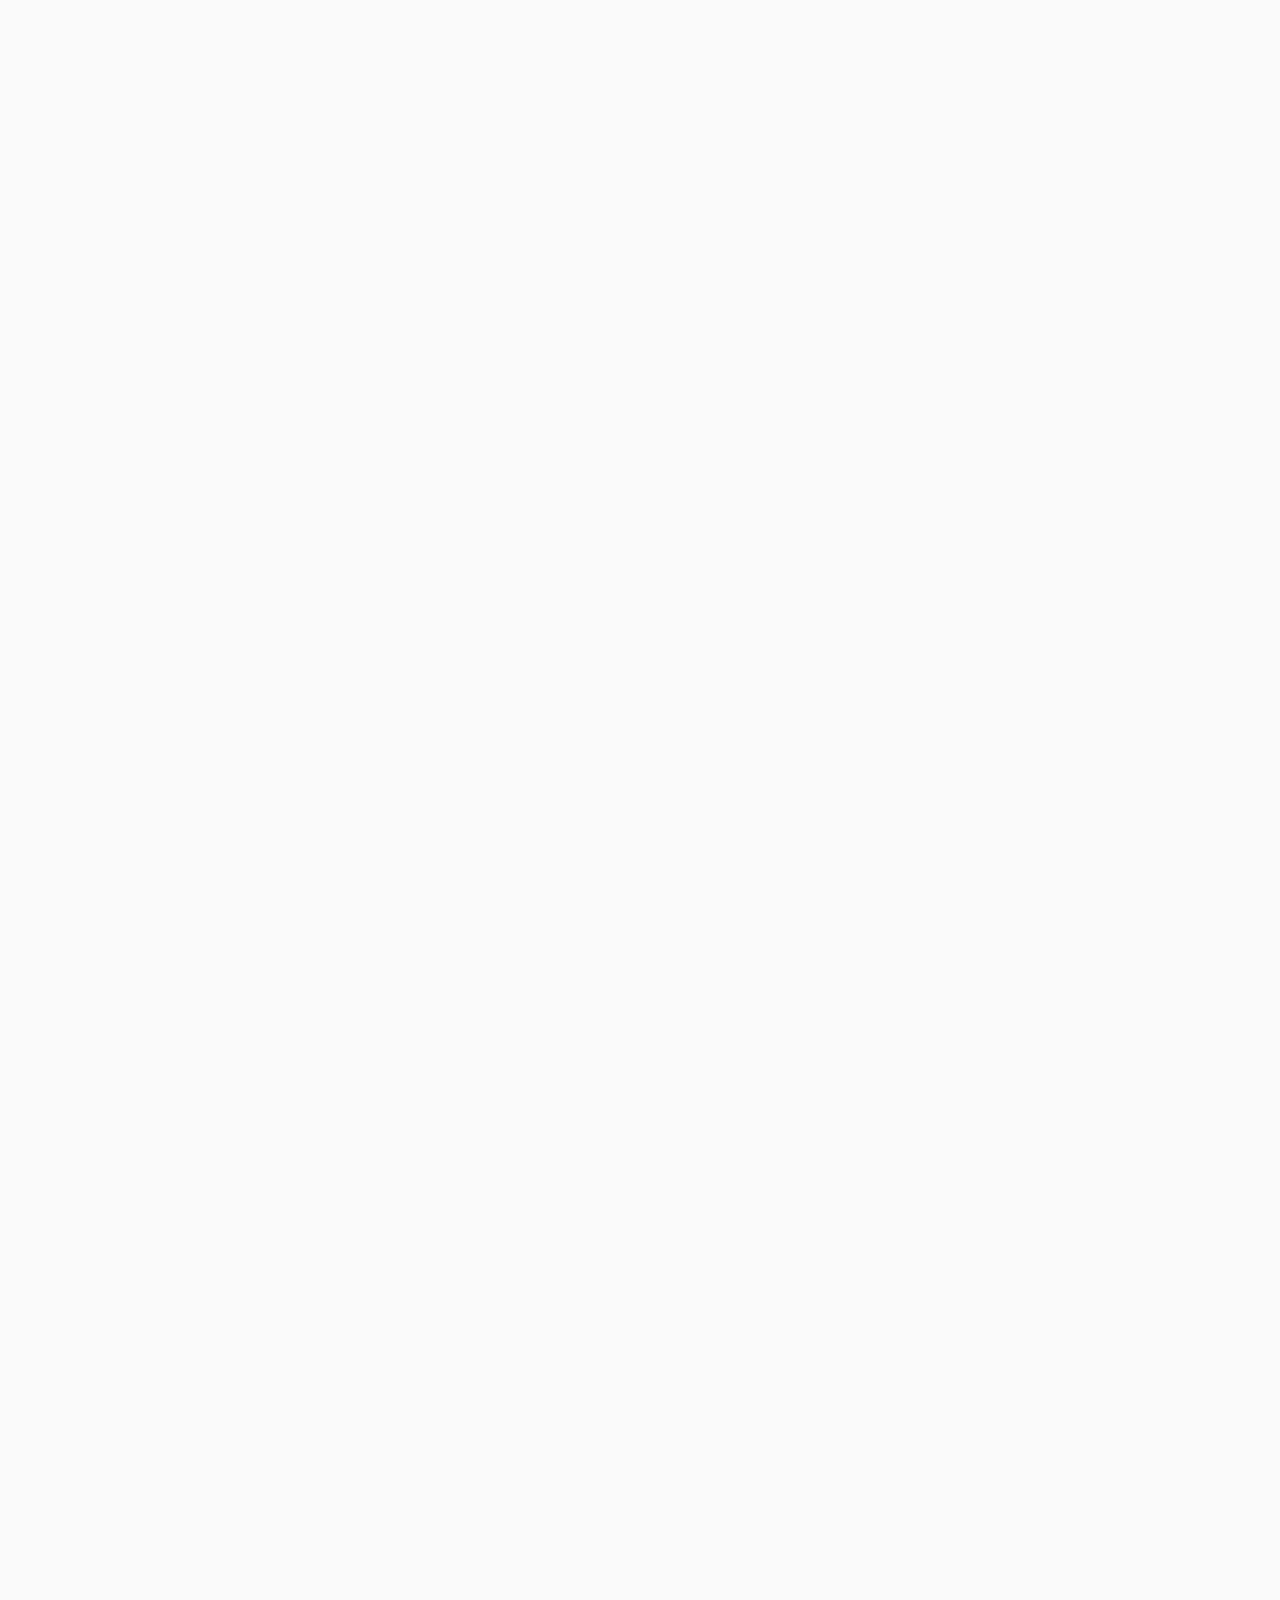
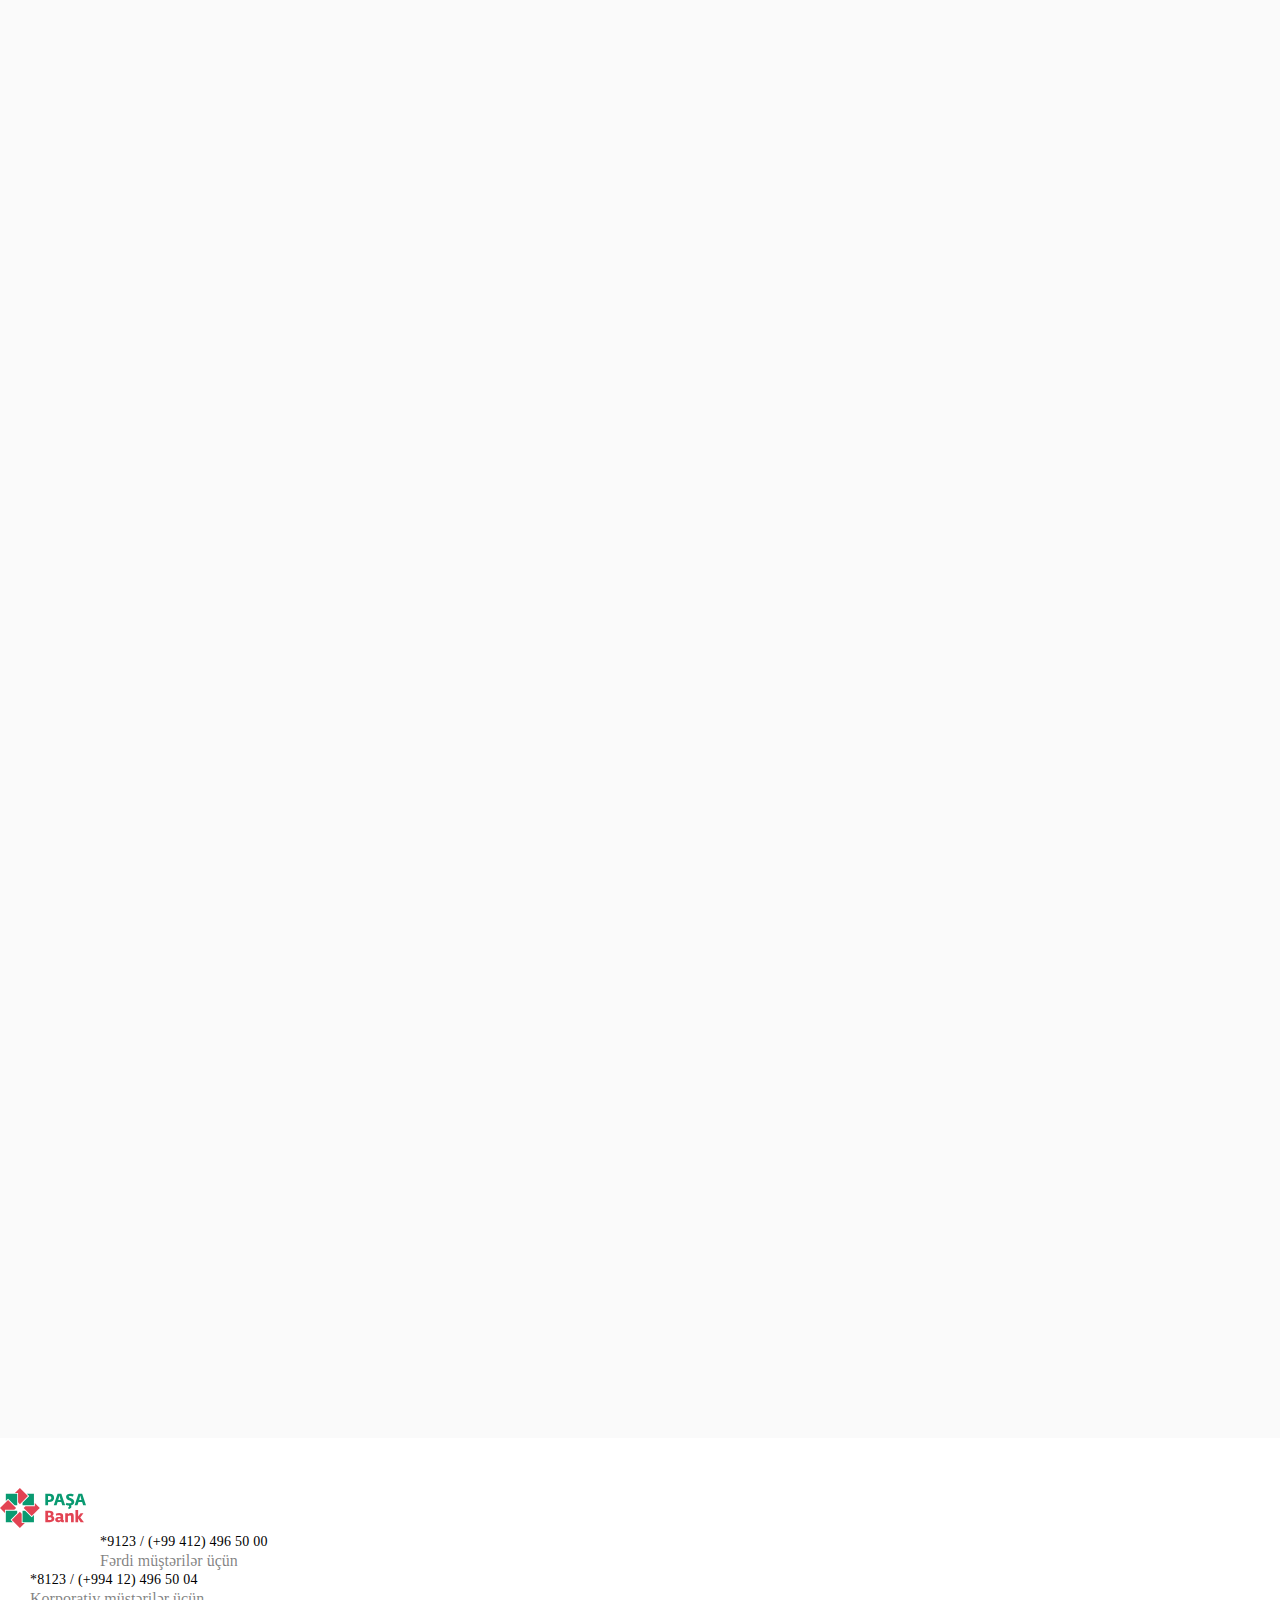
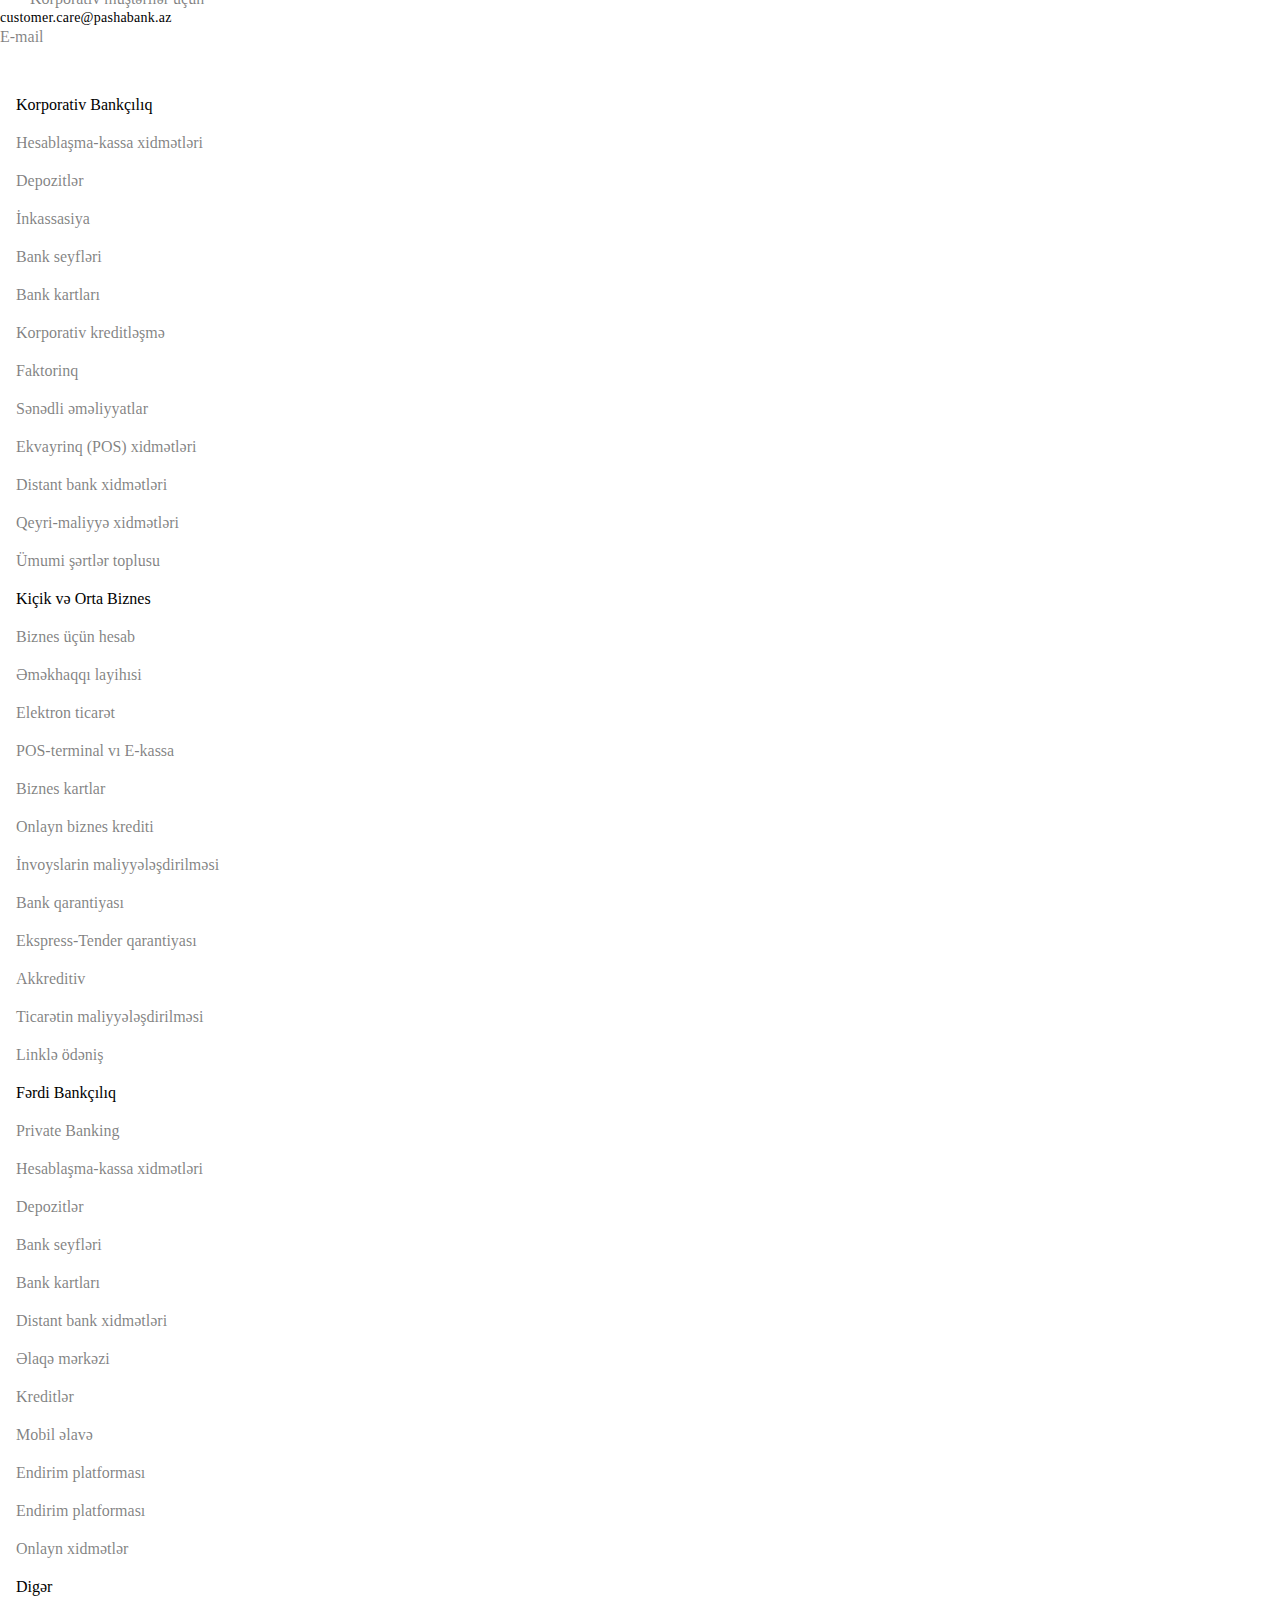
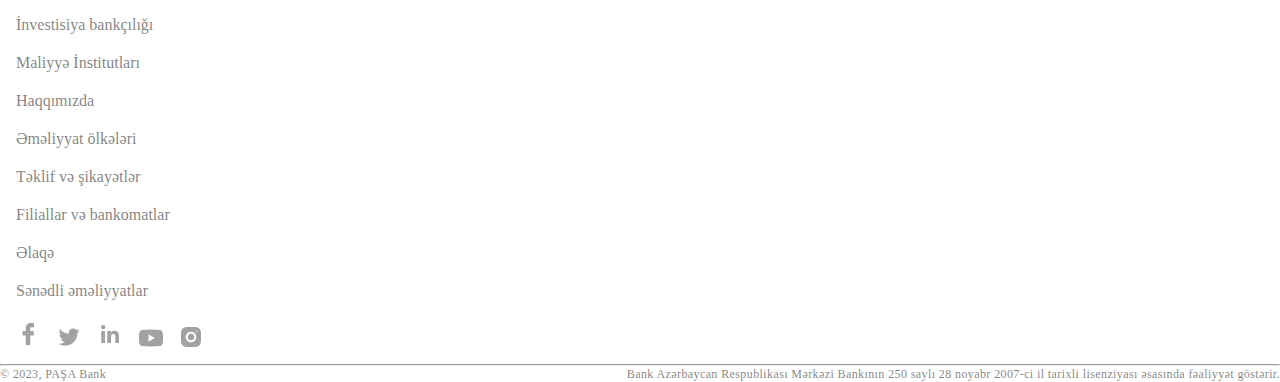
<file: Pages/Salary cards/salarycards.html>
<!DOCTYPE html>
<html lang="en">
<head>
    <meta charset="UTF-8">
    <meta http-equiv="X-UA-Compatible" content="IE=edge">
    <meta name="viewport" content="width=device-width, initial-scale=1.0">
    <link
    rel="stylesheet"
    href="https://cdn.jsdelivr.net/npm/bootstrap@4.6.2/dist/css/bootstrap.min.css"
    integrity="sha384-xOolHFLEh07PJGoPkLv1IbcEPTNtaed2xpHsD9ESMhqIYd0nLMwNLD69Npy4HI+N"
    crossorigin="anonymous"
  />
  <script
    src="https://code.jquery.com/jquery-3.3.1.slim.min.js"
    integrity="sha384-q8i/X+965DzO0rT7abK41JStQIAqVgRVzpbzo5smXKp4YfRvH+8abtTE1Pi6jizo"
    crossorigin="anonymous"
  ></script>
  <script
    src="https://cdn.jsdelivr.net/npm/popper.js@1.14.7/dist/umd/popper.min.js"
    integrity="sha384-UO2eT0CpHqdSJQ6hJty5KVphtPhzWj9WO1clHTMGa3JDZwrnQq4sF86dIHNDz0W1"
    crossorigin="anonymous"
  ></script>
  <script
    src="https://cdn.jsdelivr.net/npm/bootstrap@4.3.1/dist/js/bootstrap.min.js"
    integrity="sha384-JjSmVgyd0p3pXB1rRibZUAYoIIy6OrQ6VrjIEaFf/nJGzIxFDsf4x0xIM+B07jRM"
    crossorigin="anonymous"
  ></script>
  <link
    rel="stylesheet"
    href="https://fonts.googleapis.com/css2?family=Material+Symbols+Outlined:opsz,wght,FILL,GRAD@20..48,100..700,0..1,-50..200"
  />


    <link rel="stylesheet" href="./assets/salarycards.css">
    <script src="./Js/salarycards.js" type="module" defer ></script>
    <title>Salary Cards</title>
</head>
<body>
  <!-- HEADER START -->
  <header id="salary-header">
    <section class="loading">
      <div class="loading-content">
        <img src="../../assets/images/logo.svg" >
        <h2>Paşa banka xoş gəlmisiniz</h2>
      </div>
    </section>
    <section id="navbar">
      <div class="container-navbar">
        <div class="hamburger-nav">
          <span class="material-symbols-outlined hamburger-menu"> menu </span>
          <span class="material-symbols-outlined d-none"> close </span>
        </div>

        <div class="logo">
          <a href="../../index.html">
            <img src="../../assets/images/logo.svg" alt="Pasha Logo" />
          </a>
        </div>
        <div class="header-menu">
          <ul>
            <li><a  data-check="business" class="business">Biznes üçün xidmətlər</a>  </li>
            <li > <a  class="credit">Kreditlər</a> </li>
            <li ><a  class="factoring"> Faktorinq</a></li>
            <li ><a  class="transaction">Sənədli əməliyyatlar</a> </li>
            <li ><a  class="additional-operations">Əlavə xidmətlər</a>
              
            </li>
          </ul>
        </div>
        <div class="header-button">
          <button class="btn btn-nav">Daxil Ol</button>
        </div>
      </div>
      <div class="responsive-nav d-none">
        <ul>
          <li class="business-responsive">
            Biznes üşün xidmətlər
            <ul class="ul-business d-none">
              <li><a  href="https://sme.pashabank.az/tariff">Tariflər</a></li>
              <li><a href="https://gro.az/">GRO platforması</a></li>
              <li><a href="../Accounts/account.html">Biznes üçün hesab</a></li>
              <li><a href="../Salary cards/salarycards.html">Əməkhaqqi layihısi</a></li>
              <li><a href="../Payments/payment.html">Ödənişlər</a></li>
              <li><a href="../Business cards/businesscard.html">Biznes kartlar</a></li>
              <li><a href="../Pages/POS-Terminal/posterminal.html">POS terminal və E-kassa</a></li>
              <li><a href="../E-commerce/ecommerce.html">Elektron ticarət</a></li>
              <li><a href="https://sme.pashabank.az/pay-by-link">Linklə ödəniş</a></li>
            </ul>
          </li>
          <li class="credit-responsive">
            Kreditlər
            <ul class="ul-credit d-none">
              <li><a href="../Business credit/businesscredit.html">Onlayn biznes kreditləri</a></li>
              <li><a href="../Business loan/loan.html">Biznes kreditləri</a></li>
              <li><a href="https://www.pashabank.az/sme_banking/az/node/51">Gömrük kartı üzrə kredit xətti</a></li>
              <li><a href="../SIF credit/sifcredit.html">SİF Kreditləri</a></li>
            </ul>
            
          </li>
          <li class="factoring-responsive">
              Faktorinq
              <ul class="ul-factoring d-none">
              <li><a href="https://www.pashabank.az/sme_banking/az/node/29">Invoysların maliyyələşdirilməsi</a></li>
              <li><a href="https://www.pashabank.az/sme_banking/az/sme_purchase_order_finance">Alış sifarişi əsasında maliyyələşmə</a></li>
              <li><a href="../POS-Terminal/posterminal.html">Təchizat zəncirinin maliyyələşdirilməsi</a></li>
              </ul>
          </li>
          <li class="transaction-responsive">
              Sənədli əməliyyatlar
               <ul class="ul-transaction d-none">
              <li><a href="../Accounts/account.html">Ekspress-Tender qarantiyası</a></li>
              <li><a href="https://www.pashabank.az/sme_banking/az/node/38">Ticarətin maliyyələşdirilməsi</a></li>
              <li><a href="../Guarantees/guarantees.html">Bank qarantiyası</a></li>
              <li><a href="https://www.pashabank.az/sme_banking/az/node/36">Akkreditiv</a></li>
              <li><a href="https://www.pashabank.az/sme_banking/az/node/37">İnkasso</a></li>
               </ul>
          </li>
          <li class="additional-responsive">
               Əlavə xidmətlər
           <ul class="ul-additional d-none">
              <li><a href="https://www.pashabank.az/sme_banking/az/node/12">Inkassasiya</a></li>
              <li><a href="https://www.pashabank.az/sme_banking/az/node/14">Depozitlər</a></li>
              <li><a href="https://www.pashabank.az/sme_banking/az/node/14">Bank seyfləri</a></li>
              <li><a href="https://www.pashabank.az/sme_banking/az/node/14">Bulud CRM</a></li>
              <li><a href="https://www.pashabank.az/sme_banking/az/node/14">ÇatBot</a></li>
              <li><a href="https://www.pashabank.az/sme_banking/az/node/14">Elektron-ticarət üçün mobil tətbiq</a></li>
              <li><a href="https://www.pashabank.az/sme_banking/az/node/14">Umico MasterPass</a></li>
              <li><a href="https://www.pashabank.az/sme_banking/az/node/14">PAŞA Biznes</a></li>
           </ul>
          </li>
        </ul>
      </div>
      <div class="header-info d-none">
        <div class="container">
          <div class="forbusiness d-none">
            <ul>
              <li><a data-check="business" href="https://sme.pashabank.az/tariff">Tariflər</a></li>
              <li><a data-check="business" href="https://gro.az/">GRO platforması</a></li>
              <li><a data-check="business" href="../Accounts/account.html">Biznes üçün hesab</a></li>
              <li><a data-check="business" href="../Salary cards/salarycards.html">Əməkhaqqi layihısi</a></li>
              <li><a data-check="business" href="../Payments/payment.html">Ödənişlər</a></li>
            </ul>
            <ul>
              <li><a data-check="business" href="../Business cards/businesscard.html">Biznes kartlar</a></li>
              <li><a data-check="business" href="../POS-Terminal/posterminal.html">POS terminal və E-kassa</a></li>
              <li><a data-check="business" href="../E-commerce/ecommerce.html">Elektron ticarət</a></li>
              <li><a data-check="business" href="https://sme.pashabank.az/pay-by-link">Linklə ödəniş</a></li>
            </ul>
          </div>
          <div class="forcredit d-none">
            <ul>
              <li><a data-check="credit" href="../Business credit/businesscredit.html">Onlayn biznes kreditləri</a></li>
              <li><a data-check="credit" href="../Business loan/loan.html">Biznes kreditləri</a></li>
              <li><a data-check="credit" href="https://www.pashabank.az/sme_banking/az/node/51">Gömrük kartı üzrə kredit xətti</a></li>
              <li><a data-check="credit" href="../SIF credit/sifcredit.html">SİF Kreditləri</a></li>
            </ul>
          </div>
          <div class="forfactoring d-none">
            <ul>
              <li><a data-check="factoring" href="https://www.pashabank.az/sme_banking/az/node/29">Invoysların maliyyələşdirilməsi</a></li>
              <li><a data-check="factoring" href="https://www.pashabank.az/sme_banking/az/sme_purchase_order_finance">Alış sifarişi əsasında maliyyələşmə</a></li>
              <li><a data-check="factoring" href="../POS-Terminal/posterminal.html">Təchizat zəncirinin maliyyələşdirilməsi</a></li>
            </ul>
          </div>
          <div class="fortransaction d-none">
            <ul>
              <li><a data-check="transaction" href="../Accounts/account.html">Ekspress-Tender qarantiyası</a></li>
              <li><a data-check="transaction" href="https://www.pashabank.az/sme_banking/az/node/38">Ticarətin maliyyələşdirilməsi</a></li>
              <li><a data-check="transaction" href="../Guarantees/guarantees.html">Bank qarantiyası</a></li>
              <li><a data-check="transaction" href="https://www.pashabank.az/sme_banking/az/node/36">Akkreditiv</a></li>
              <li><a data-check="transaction" href="https://www.pashabank.az/sme_banking/az/node/36">İnkasso</a></li>
            </ul>
          </div>
          <div class="foradditional-operations d-none">
            <ul>
              <li><a data-check="operations" href="https://www.pashabank.az/sme_banking/az/node/12">Inkassasiya</a></li>
              <li><a data-check="operations" href="https://www.pashabank.az/sme_banking/az/node/14">Depozitlər</a></li>
              <li><a data-check="operations"  href="https://www.pashabank.az/sme_banking/az/node/14">Bank seyfləri</a></li>
              <li><a data-check="operations" href="https://www.pashabank.az/sme_banking/az/node/14">Bulud CRM</a></li>
            </ul>
            <ul>
              <li><a data-check="operations" href="https://www.pashabank.az/sme_banking/az/node/14">ÇatBot</a></li>
              <li><a data-check="operations" href="https://www.pashabank.az/sme_banking/az/node/14">Elektron-ticarət üçün mobil tətbiq</a></li>
              <li><a data-check="operations" href="https://www.pashabank.az/sme_banking/az/node/14">Umico MasterPass</a></li>
              <li><a data-check="operations" href="https://www.pashabank.az/sme_banking/az/node/14">PAŞA Biznes</a></li>
            </ul>
          </div>
        </div>
      </div>
    </section>
  </header>
  <!-- HEADER END -->
      <main>
        <!-- SLIDER STAR -->
        <section id="salary-slider slider">
            
                <div
                  id="carouselExampleIndicators"
                  class="carousel slide"
                  data-ride="carousel"
                  data-interval="3000"
                >
                  <ol class="carousel-indicators">
                    <li
                      data-target="#carouselExampleIndicators"
                      data-slide-to="0"
                      class="active"
                    ></li>
                    <li data-target="#carouselExampleIndicators" data-slide-to="1"></li>
                    <li data-target="#carouselExampleIndicators" data-slide-to="2"></li>
                    <!-- <li data-target="#carouselExampleIndicators" data-slide-to="3"></li> -->
                  </ol>
                  <div class="carousel-inner">
                    <div class="carousel-item active">
                      <!-- <img class="d-block w-100" src="..." alt="First slide"> -->
                      <div class="d-block w-100 slide-1">
                        <div class="slide-1-info  ">
                          <h2>
                            Kəşbək qazandıran əməkhaqqı kartı!
                        </h2>
                          <p>
                            
                            Artıq əməkdaşlarınız yeni Mastercard World Cashback kartı ilə 1 % kəşbək  və komissiyasız nağd mədaxil üstünlüyündən yararlana bilər
                            
                          </p>
                          <div class="salary-slide-buttons d-flex">
                          <a href="https://pashabank.digital/login#/" target="_blank" class="btn btn-success">Sifariş et</a>
                           <a href="https://cashback.pashabank.az/" target="_blank" class="btn btn-success btn-white">Ətraflı məlumat</a>
                        </div>
                        </div>
                      </div>
                    </div>
                    <div class="carousel-item">
                      <!-- <img class="d-block w-100" src="..." alt="Second slide"> -->
                      <div class="d-block w-100 slide-2">
                        <div class="slide-2-info">
                          <h2>
                            Yeni və daha sərfəli əməkhaqqı layihəsi 
                        </h2>
                          <p>
                            Əməkdaşlarınız üçün kart dövriyyəsinə əsasən kredit xətti imkanı 
                        </p>
                          <a href="https://pashabank.digital/login#/" target="_blank" class="btn btn-success">Sifariş et</a>
                        </div>
                      </div>
                    </div>
                    <div class="carousel-item">
                      <!-- <img class="d-block w-100" src="..." alt="Third slide"> -->
                      <div class="d-block w-100 slide-3">
                        <div class="slide-3-info">
                          <h2>
                            Əməkhaqqı köçürmələri 3 addımda 
                        </h2>
                          <p>
                            Əməkhaqqı ödənişlərinizi şablonlar ilə daha rahat yerinə yetirin 
                        </p>
                          <a href="https://pashabank.digital/login#/" target="_blank" class="btn btn-success">Sifariş et</a>
                        </div>
                      </div>
                    </div>
                    <!-- <div class="carousel-item">
                      <div class="d-block w-100 slide-4">
                        <div class="slide-4-info">
                          <h2>Əməkhaqqı köçürmələrini 3 addımda edin</h2>
                          <p>Ölkədə ilk dəfə əməkhaqqı kartlarının sifarişi onlayn</p>
                          <a href="./Pages/Salary cards/salarycards.html" class="btn btn-success">Daha etrafli</a>
                        </div>
                      </div>
                    </div> -->
                  </div>
                  <a
                    class="carousel-control-prev"
                    href="#carouselExampleIndicators"
                    role="button"
                    data-slide="prev"
                  >
                    <span class="carousel-control-prev-icon" aria-hidden="true"></span>
                    <span class="sr-only">Previous</span>
                  </a>
                  <a
                    class="carousel-control-next"
                    href="#carouselExampleIndicators"
                    role="button"
                    data-slide="next"
                  >
                    <span class="carousel-control-next-icon" aria-hidden="true"></span>
                    <span class="sr-only">Next</span>
                  </a>
                </div>


        </section>
        <!-- SLIDER END -->
        <!-- FEATURES START -->
<section id="salary-features">
  <div class="container">
    <div class="row">
      <div class="features-item">
        <img src="../../assets/images/80.PNG" >
        <h5>Həcminə qədər overdraft məbləği</h5>
      </div>
      <div class="features-item">
        <img src="../../assets/images/contact.PNG" >
        <h5>Təmassız ödənişlər</h5>
      </div>
      <div class="features-item">
        <img src="../../assets/images/gift.PNG" >
        <h5>VISA və Mastercard endirimləri</h5>
      </div>
    </div>
  </div>
</section>
<!-- FEATURES END -->
<!-- ADVANTAGES START -->
<section id="salary-advantages">
  <div class="container">
    <h2>Üstünlüklər </h2>
    <div class="salary-advantages-nav">
      <a class="adv-btn-first" >
        Hüquqi şəxslər və Fərdi sahibkarlar üçün
    </a>
      <a class="adv-btn-second" >
        
        Əməkhaqqı kart sahibləri üçün
                    
      </a>
    </div>
    <div class="container individual-container ">
      <div class="individual-advantages d-flex">
        <div class="individual-advantages-item">
          <div class="d-flex">
            <div class="advantages-item-content">
              <h6>Çatdırılma</h6>
              <p>Filiala gəlmədən əməkhaqqı kartlarını sifariş və əldə etmək imkanı</p>
            </div>
            <div class="advantages-item-img">
              <img src="../../assets/images/cargo.PNG" alt="cargo">
            </div>
          </div>
        </div>
        <div class="individual-advantages-item">
          <div class="d-flex">
            <div class="advantages-item-content">
              <h6>Sürətli</h6>
              <p>Əməkhaqqı ödənişlərinin fayl formasında onlayn köçürülməsi və şablonla ödəniş imkanı</p>
            </div>
            <div class="advantages-item-img">
              <img src="../../assets/images/speed2.PNG" alt="cargo">
            </div>
          </div>
        </div>
        <div class="individual-advantages-item">
          <div class="d-flex">
            <div class="advantages-item-content">
              <h6>
                Onlayn Bank
            </h6>
              <p>
                Onlayn bank vasitəsilə 24/7 hesabın idarə edilməsi
            </p>
            </div>
            <div class="advantages-item-img">
              <img src="../../assets/images/online.PNG" alt="cargo">
            </div>
          </div>
        </div>
      </div>
    </div>



    <div class="container card-container d-none">
      <div class="card-advantages d-flex">
        <div class="card-advantages-item">
          <div class="d-flex">
            <div class="advantages-item-content">
              <h6>Xüsusi imkanlar</h6>
              <p>
                Xüsusi kredit şərtlərindən və digər bank məhsullarından istifadə etmək imkanı
            </p>
            </div>
            <div class="advantages-item-img">
              <img src="../../assets/images/5.PNG" alt="cargo">
            </div>
          </div>
        </div>
        <div class="card-advantages-item">
          <div class="d-flex">
            <div class="advantages-item-content">
              <h6>
                Endirim platforması
            </h6>
              <p>Bir sıra alış-veriş nöqtələrində endirim</p>
            </div>
            <div class="advantages-item-img">
              <img src="../../assets/images/speed2.PNG" alt="cargo">
            </div>
          </div>
        </div>
        <div class="card-advantages-item">
          <div class="d-flex">
            <div class="advantages-item-content">
              <h6>
                Mobil Əlavə
            </h6>
              <p>
                Yenilənmiş “PAŞA Bank” mobil tətbiqi ilə fərqli bank xidmətlərindən rahat istifadə etmək imkanı
            </p>
            </div>
            <div class="advantages-item-img">
              <img src="../../assets/images/online.PNG" alt="cargo">
            </div>
          </div>
        </div>
      </div>
    </div>
      



      
   
  </div>
</section>
<!-- ADVANTAGES END -->
<!-- TARIF START -->
<section id="tarif">
<div class="container ">
<div class="tarif-head-text">
  <h2>
    Tarif paketləri 
</h2>
<p>
  Biznesinizə uyğun tarif paketini seçmək və ya əməkhaqqı fondundan asılı endirimli tariflərdən yararlanmaq üçün müraciət edin
</p>
</div>
<div class="tarif-body ">
<div class="row">

  <div class="tarif-item tarif-margin-left">
<div class="tarif-item-head">
  <img src="../../assets/images/ilkaddim.svg">
  <h6>İLK ADDIMLAR</h6>
  <p>
    İlk addımlarınızı bizimlə birgə atın 

</p>
</div>
<div class="tarif-item-body">
<div class="tarif-body-price d-flex justify-content-between">
<div class="body-info d-flex ">
  <img src="../../assets/images/mastericon.PNG">
  <p>MasterCard World Cashback</p>
</div>
<div class="body-price">
  <span>5</span>
  <img src="../../assets/images/yasilmanat.PNG" >
</div>
</div>

<div class="tarif-body-price d-flex justify-content-between  ">
  <div class="body-info d-flex  flex-column ">
    <div class="d-flex ">
    <img src="../../assets/images/mastericon.PNG">
    <p>MasterCard World Cashback</p>
  </div>
  <div class="d-flex ">
    <img src="../../assets/images/visass.PNG">
    <p>Visa Gold</p>
  </div>
  </div>
  <div class="body-price body-price-padding ">
    <span class="margin-top-span">100</span>
    <img src="../../assets/images/yasilmanat.PNG" >
  </div>
  </div>
  <div class="tarif-body-price d-flex justify-content-between border-body">
    <div class="body-info d-flex ">
      
      <p>Əməkhaqqı fondu komissiyası</p>
    </div>
    <div class="body-price">
      <span>0.8%</span>
      
    </div>
  </div>
  <div class="tarif-body-condition">
 <div class="body-condition d-flex"> 
  <img src="../../assets/images/done.svg" alt="success">
  <p>Kartın müddəti 1 il</p>
 </div>
 <div class="body-condition d-flex ">
  <img src="../../assets/images/done.svg" alt="success">
  <p>Paşa Bank və Kapital Bank ATM-lərində nağdlaşdırma pulsuzdur</p>
 </div>
 <div class="body-condition d-flex">
  <img src="../../assets/images/done.svg" alt="success">
  <p>Digər ölkədaxili bankların ATM-lərində nağdlaşdırma üzrə komissiya haqqı 1 AZN</p>
 </div>
 <div class="body-condition d-flex">
  <img src="../../assets/images/done.svg" alt="success">
  <p>Kartın yenilənməsi/bərpası 5 AZN</p>
 </div>
 <div class="body-condition d-flex">
  <img src="../../assets/images/done.svg" alt="success">
  <p>Əməkdaşlarınız üçün əlverişli şərtlərlə kreditləşmə imkanı</p>
 </div>


  </div>

</div>
<div class="tarif-item-footer">
  <a href="https://pashabank.digital/login#/" target="_blank" class="btn ">
    Sifariş et
  </a>
</div>
  </div>



  <div class="tarif-item d-flex flex-column justify-content-between">
    <div class="tarif-item-head">
      <img src="../../assets/images/ozeltarif.svg">
      <h6>ÖZƏL TARİF</h6>
      <p>
        Əməkhaqqı fondundan asılı tarifi seçin 
    
    </p>
    </div>
    <div class="tarif-item-body">
    <div class="tarif-body-price d-flex justify-content-between">
    <div class="body-info d-flex ">
      <img src="../../assets/images/mastericon.PNG">
      <p>MasterCard World Cashback</p>
    </div>
    <div class="body-price">
      <span>7</span>
      <img src="../../assets/images/yasilmanat.PNG" >
    </div>
    </div>
    
    <div class="tarif-body-price d-flex justify-content-between  ">
      <div class="body-info d-flex  flex-column ">
        <div class="d-flex ">
        <img src="../../assets/images/mastericon.PNG">
        <p>MasterCard World Cashback</p>
      </div>
      <div class="d-flex ">
        <img src="../../assets/images/visass.PNG">
        <p>Visa Gold</p>
      </div>
      </div>
      <div class="body-price body-price-padding ">
        <span class="margin-top-span">100</span>
        <img src="../../assets/images/yasilmanat.PNG" >
      </div>
      </div>
      <div class="tarif-body-price d-flex justify-content-between border-body">
        <div class="body-info d-flex ">
          
          <p>Əməkhaqqı fondu komissiyası</p>
        </div>
        <div class="body-price">
          <span>0.7%</span>
          
        </div>
      </div>
      <div class="tarif-body-condition">
     <div class="body-condition d-flex"> 
      <img src="../../assets/images/done.svg" alt="success">
      <p>Kartın müddəti 3 il</p>
     </div>
     <div class="body-condition d-flex ">
      <img src="../../assets/images/done.svg" alt="success">
      <p>Paşa Bank və Kapital Bank ATM-lərində nağdlaşdırma pulsuzdur</p>
     </div>
     <div class="body-condition d-flex">
      <img src="../../assets/images/done.svg" alt="success">
      <p>Digər ölkədaxili bankların ATM-lərində nağdlaşdırma üzrə komissiya haqqı 1 AZN</p>
     </div>
     <div class="body-condition d-flex">
      <img src="../../assets/images/done.svg" alt="success">
      <p>Kartın yenilənməsi/bərpası 7 AZN</p>
     </div>
     <div class="body-condition d-flex">
      <img src="../../assets/images/done.svg" alt="success">
      <p>Əməkdaşlarınız üçün əlverişli şərtlərlə kreditləşmə imkanı</p>
     </div>
    
    
      </div>
    
    </div>
    <div class="tarif-item-footer">
      <a href="https://pashabank.digital/login#/" target="_blank" class="btn ">
        Sifariş et
      </a>
    </div>
  </div>
  <div class="tarif-item d-flex flex-column justify-content-between">
    <div class="tarif-item-head">
      <img src="../../assets/images/etibarlilig.svg">
      <h6>ETİBARLILIQ</h6>
      <p>
        Əməkdaşlarınızın etibarını möhkəmləndirin
    
    </p>
    </div>
    <div class="tarif-item-body">
    <div class="tarif-body-price d-flex justify-content-between">
    <div class="body-info d-flex ">
      <img src="../../assets/images/mastericon.PNG">
      <p>MasterCard World Cashback</p>
    </div>
    <div class="body-price">
      <span>9</span>
      <img src="../../assets/images/yasilmanat.PNG" >
    </div>
    </div>
    
    <div class="tarif-body-price d-flex justify-content-between  ">
      <div class="body-info d-flex  flex-column ">
        <div class="d-flex ">
        <img src="../../assets/images/mastericon.PNG">
        <p>MasterCard World Cashback</p>
      </div>
      <div class="d-flex ">
        <img src="../../assets/images/visass.PNG">
        <p>Visa Gold</p>
      </div>
      </div>
      <div class="body-price body-price-padding ">
        <span class="margin-top-span">80</span>
        <img src="../../assets/images/yasilmanat.PNG" >
      </div>
      </div>
      <div class="tarif-body-price d-flex justify-content-between border-body">
        <div class="body-info d-flex ">
          
          <p>Əməkhaqqı fondu komissiyası</p>
        </div>
        <div class="body-price">
          <span>1.2%</span>
          
        </div>
      </div>
      <div class="tarif-body-condition">
     <div class="body-condition d-flex"> 
      <img src="../../assets/images/done.svg" alt="success">
      <p>Kartın müddəti 1,2,3 il</p>
     </div>
     <div class="body-condition d-flex ">
      <img src="../../assets/images/done.svg" alt="success">
      <p>Ölkədaxili bütün ATM-lərində nağdlaşdırma pulsuzdur</p>
     </div>
     <div class="body-condition d-flex">
      <img src="../../assets/images/done.svg" alt="success">
      <p>Digər ölkədaxili bankların ATM-lərində nağdlaşdırma üzrə komissiya haqqı 1 AZN</p>
     </div>
     <div class="body-condition d-flex">
      <img src="../../assets/images/done.svg" alt="success">
      <p>Kartın yenilənməsi/bərpası 5 AZN</p>
     </div>
     
    
    
      </div>
    
    </div>
    <div class="tarif-item-footer">
      <a href="https://pashabank.digital/login#/" target="_blank" class="btn ">
        Sifariş et
      </a>
    </div>
  </div>

</div>


</div>


</div>

</section>
<!-- TARIF END -->
<!-- ORDER START -->
<section id="salary-order">
  <div id="business-card-order">
    <div class="container">
        <h2>Əməkhaqqı layihəsinə qoşulmaq üçün 3 sadə addım
        </h2>
        <div class="row">
        <div class="col-md-4 ">
            <img src="../../assets/images/sa1.PNG" >
            <h6>Uyğun tarifi seçin</h6>
            <p>Biznesinizə uyğun tarif paketini seçərək üstünlüklərdən yararlanmaq üçün müraciət edin</p>
        </div>
        <div class="col-md-4">
            <img src="../../assets/images/sa2.PNG" >
            <h6>Hesab açın</h6>
            <p>Banka gəlmədən onlayn hesab açın</p>
        </div>
        <div class="col-md-4">
            <img src="../../assets/images/sa3.PNG" >
            <h6>Əməkhaqqı layihəsinə qoşulun</h6>
            <p>Asanlıqla ilk əməkhaqqı köçürmənizi edin</p>
            
        </div>
        </div>
    </div>
  </div>
</section>
<!-- ORDER END -->
<!-- KOB START -->
<section id="salary-kob">
 <div class="container">
  <div class="row ">
    <div class="col-md-6 salary-kob-content">
      <h3>
        Banka gəlmədən əməkhaqqı kartlarını onlayn sifariş edin
    </h3>
    <a href="https://pashabank.digital/login#/" class="btn"> Sifariş et </a>
    </div>
    <div class="col-md-6">
      <img src="../../assets/images/salary-cards-x2.png" alt="card">
    </div>
  </div>





 </div>
</section>
<!-- KOB END -->
<!-- CARDS START -->
        <section id="accordion-salary-cards">
           
                <div id="accordion-account-fag">
                    <div class="container">
                      <h2>Ən çox verilən suallar</h2>
                      <div class="accordion-account">
                    <div class="accordion-act-item">
                      <div class="accordion-act-head">
                        <a class="accordion-act-header d-flex justify-content-between" >
                          <p>
                            PAŞA Bankda əməkhaqqı kartlarını necə əldə etmək olar?
                          </p>
                          <span class="material-symbols-outlined">
                            remove
                            </span>
                            
                          </a>
                      </div>
                    
                    
                    <div class="accordion-act-body">
                      <p>
                        Fərdi sahibkar və hüquqi şəxslər “PAŞA Bank” müştərisi olmaqla əməkhaqqı kartlarını onlayn bankdan sifariş edə bilərlər.                    </p>
                    </div>
                    
                    </div>
                    <div class="accordion-act-item">
                      <div class="accordion-act-head">
                        <a  class="accordion-act-header d-flex justify-content-between" >
                          <p>
                            Hansı sənədlər tələb olunur?
                          </p>
                          
                            <span class="material-symbols-outlined ">
                              add
                              </span>
                          </a>
                      </div>
                    
                    
                    <div class="accordion-act-body d-none">
                      <p>
                        Yalnız qanunvericilik tərəfindən tələb olunan FATCA/CRS (Fiziki şəxslərin vergi rezidentliyinin müəyyən edilməsi üçün özünüqiymətləndirmə anketi) təqdim olunmalıdır.  
                    </p>
                    </div>
                    </div>
                    <div class="accordion-act-item">
                      <div class="accordion-act-head">
                        <a  class="accordion-act-header d-flex justify-content-between" >
                          <p>
                            Onlayn Bankda ancaq yeni kartların sifarişi mümkündür?
                          </p>
                          
                            <span class="material-symbols-outlined plus">
                              add
                              </span>
                          </a>
                      </div>
                    
                    
                    <div class="accordion-act-body d-none">
                      <p>
                        Xeyr, Onlayn Bank vasitəsilə həm yeni kart sifarişi, həm də mövcud kartların müddətinin uzadılması və bərpası mümkündür.                                </p>
                    </div>
                    </div>

                    <div class="accordion-act-item">
                      <div class="accordion-act-head">
                        <a class="accordion-act-header d-flex justify-content-between" >
                          <p>
                            Əməkdaşlarımız sizin Bank məhsullarından istifadə edə bilərlər?
                          </p>
                          <span class="material-symbols-outlined">
                            add
                            </span>
                            
                          </a>
                      </div>
                    
                    
                    <div class="accordion-act-body d-none">
                      <p>
                        Bəli, əməkdaşlarınız Bankımızın kredit, əmanət, Mobil Əlavə və digər xidmətlərindən istifadə edə bilərlər.                    </div>
                    
                    </div>

                    <div class="accordion-act-item">
                      <div class="accordion-act-head">
                        <a class="accordion-act-header d-flex justify-content-between" >
                          <p>
                            Endirim platformasından necə yararlanmaq olar?
                          </p>
                          <span class="material-symbols-outlined">
                            add
                            </span>
                            
                          </a>
                      </div>
                    
                    
                    <div class="accordion-act-body d-none">
                      <p>
                        Endirim platformasından yararlanmaq üçün PAŞA Bank kart sahibi olmalı və PAŞA Bankın tərəfdaş şəbəkələrində nağdsız ödəniş etməlisiniz.                    
                    </div>
                  

                      </div>
                      <div class="accordion-act-item">
                        <div class="accordion-act-head">
                          <a class="accordion-act-header d-flex justify-content-between" >
                            <p>
                              İstənilən şəxsə əməkhaqqı kartı açıla bilər?
                            </p>
                            <span class="material-symbols-outlined">
                              add
                              </span>
                              
                            </a>
                        </div>
                      
                      
                      <div class="accordion-act-body d-none">
                        <p>
                          Xeyr, ancaq fərdi sahibkarın və ya hüquqi şəxsin E-gov sistemində işçi kimi qeyd edilən əməkdaşlarına əməkhaqqı kartı sifariş edilə bilər.                      </div>
                    
  
                        </div>








                    </div>
                    
                </div>
               
        </section>
        <!-- CARDS END -->
      </main>
      <footer>
        <section id="footer-contacts">
        <div class="container">
          <div class="row"> <li class="footer-icons-responsive">
            <a href="https://www.facebook.com/"><img src="../../assets/images/facebookicon.PNG" alt="facebook"></a>
            <a href="https://www.twitter.com/"><img src="../../assets/images/twittericom.PNG" alt="twitter"></a>
            <a href="https://www.linkedin.com/"><img src="../../assets/images/linkedin.PNG" alt="linkedin"></a>
            <a href="https://www.youtube.com/"><img src="../../assets/images/youtube.PNG" alt="youtube"></a>
            <a href="https://www.instagram.com/"><img src="../../assets/images/instagram.PNG" alt="instagram"></a>
          </li>
            <div class="footer-logo footer-contacts-item">
              <a href="#">
                <img class="logo-none-opacity" src="../../assets/images/logo.svg" alt="logo">
            <img class="logo-opacity" src="../../assets/images/PB-Logo_40.svg" alt="logo with opacity">
            
              </a>
              
            
          </div>
          <div class="footer-contacts-item" id="padding-1">
            <p class="footer-call">
              *9123 / (+99 412) 496 50 00
          </p>
            <p class="footer-label">
              
              Fərdi müştərilər üçün
                                        
            </p>
          </div>
          <div class="footer-contacts-item " id="padding-2">
            <p class="footer-call">
              *8123 / (+994 12) 496 50 04
          </p>
            <p class="footer-label">
              
              Korporativ müştərilər üçün
                                        
            </p>
          </div>
          <div class="footer-contacts-item" id="padding-3">
            <p class="footer-call">
              customer.care@pashabank.az
          </p>
            <p class="footer-label">
              
              E-mail
                                        
            </p>
          </div>
          </div>
        </div>
        </section>
        <section id="footer-navigation">
        <div class="container">
          <div class="row">
            <div class="footer-nav-items ">
              <ul>
              <li>Korporativ Bankçılıq</li>
              <li><a href="https://www.pashabank.az/sme_banking/az/node/14">
                Hesablaşma-kassa xidmətləri
            </a></li>
              
              <li><a href="https://www.pashabank.az/sme_banking/az/node/14">
                Depozitlər
            </a></li>
              <li><a href="https://www.pashabank.az/sme_banking/az/node/14">
                İnkassasiya
            </a></li>
              <li><a href="https://www.pashabank.az/sme_banking/az/node/14">
                Bank seyfləri
            </a></li>
              <li><a href="https://www.pashabank.az/sme_banking/az/node/14">
                Bank kartları
            </a></li>
              <li><a href="https://www.pashabank.az/sme_banking/az/node/14">
                
                Korporativ kreditləşmə
                                    
              </a></li>
              <li><a href="https://www.pashabank.az/sme_banking/az/node/14">
                Faktorinq 
            </a></li>
              <li><a href="https://www.pashabank.az/sme_banking/az/node/14">
                
                Sənədli əməliyyatlar
                                    
              </a></li>
              <li><a href="https://www.pashabank.az/sme_banking/az/node/14">
                Ekvayrinq (POS) xidmətləri
            </a></li>
              <li><a href="https://www.pashabank.az/sme_banking/az/node/14"> 
                Distant bank xidmətləri
            </a></li>
              <li><a href="https://www.pashabank.az/sme_banking/az/node/14">
                Qeyri-maliyyə xidmətləri
            </a></li>
            <li><a href="https://www.pashabank.az/sme_banking/az/node/14">
              
              Ümumi şərtlər toplusu 
                                    
            </a></li>
            </ul>
            </div>
            <div  class="footer-nav-items">
              <ul>
                <li>Kiçik və Orta Biznes</li>
                <li><a href="../Accounts/account.html">
                  Biznes üçün hesab
              </a></li>
                
                <li><a href="https://www.pashabank.az/sme_banking/az/node/14">
                  Əməkhaqqı layihısi
              </a></li>
                <li><a href="../E-commerce/ecommerce.html">
                  Elektron ticarət
              </a></li>
                <li><a href="../POS-Terminal/posterminal.html">
                  POS-terminal vı E-kassa
              </a></li>
                <li><a href="">
                  Biznes kartlar
              </a></li>
                <li><a href="../Business credit/businesscredit.html">
                  
                  Onlayn biznes krediti
                                      
                </a></li>
                <li><a href="https://www.pashabank.az/sme_banking/az/node/14">
                 İnvoyslarin maliyyələşdirilməsi
              </a></li>
                <li><a href="./Pages/Guarantees/guarantees.html">
                  
                  Bank qarantiyası
                                      
                </a></li>
                <li><a href="../Accounts/account.html">
                  Ekspress-Tender qarantiyası
              </a></li>
                <li><a href="https://www.pashabank.az/sme_banking/az/node/36"> 
                  Akkreditiv
              </a></li>
                <li><a href="https://www.pashabank.az/sme_banking/az/node/38">
                  Ticarətin maliyyələşdirilməsi
              </a></li>
              <li><a href="https://www.pashabank.az/sme_banking/az/node/14">
                
                Linklə ödəniş
                                      
              </a></li>
              </ul>
            </div>
            <div  class="footer-nav-items">
              <ul>
                <li>Fərdi Bankçılıq</li>
                <li><a href="https://www.pashabank.az/sme_banking/az/node/14">
                  Private Banking
              </a></li>
                
                <li><a href="https://www.pashabank.az/sme_banking/az/node/14">
                  Hesablaşma-kassa xidmətləri
              </a></li>
                <li><a href="https://www.pashabank.az/sme_banking/az/node/14">
                  Depozitlər
              </a></li>
                <li><a href="https://www.pashabank.az/sme_banking/az/node/14">
                  Bank seyfləri
              </a></li>
                <li><a href="../Business cards/businesscard.html">
                  Bank kartları
              </a></li>
                <li><a href="https://www.pashabank.az/sme_banking/az/node/14">
                  
                Distant bank xidmətləri
                                      
                </a></li>
                <li><a href="https://www.pashabank.az/sme_banking/az/node/14">
                Əlaqə mərkəzi
              </a></li>
                <li><a href="../Business credit/businesscredit.html">
                  
                  Kreditlər
                                      
                </a></li>
                <li><a href="https://www.pashabank.az/sme_banking/az/node/14">
                  Mobil əlavə
              </a></li>
                <li><a href="https://www.pashabank.az/sme_banking/az/node/14"> 
                  Endirim platforması
              </a></li>
                <li><a href="https://www.pashabank.az/sme_banking/az/node/14">
                  Endirim platforması
              </a></li>
              <li><a href="https://www.pashabank.az/sme_banking/az/node/14">
                
               Onlayn xidmətlər
                                      
              </a></li>
              </ul>
            </div>
            <div  class="footer-nav-items">
              <ul >
                <li> Digər</li>
                <li><a href="https://www.pashabank.az/sme_banking/az/node/14">
                 İnvestisiya bankçılığı
              </a></li>
                
                <li><a href="https://www.pashabank.az/sme_banking/az/node/14">
                  Maliyyə İnstitutları
              </a></li>
                <li><a href="https://www.pashabank.az/sme_banking/az/node/14">
                  Haqqımızda
              </a></li>
                <li><a href="https://www.pashabank.az/sme_banking/az/node/14">
                 Əməliyyat ölkələri
              </a></li>
                <li><a href="https://www.pashabank.az/sme_banking/az/node/14">
                  Təklif və şikayətlər
              </a></li>
                <li><a href="https://www.pashabank.az/sme_banking/az/node/14">
                  
                  Filiallar və bankomatlar 
                                      
                </a></li>
                <li><a href="https://www.pashabank.az/sme_banking/az/node/14">
                 Əlaqə
              </a></li>
                <li><a href="https://www.pashabank.az/sme_banking/az/node/14">
                  
                  Sənədli əməliyyatlar
                                      
                </a></li>
                <li class="d-flex footer-icons">
                  <a href="https://www.facebook.com/"><img src="../../assets/images/facebookicon.PNG" alt="facebook"></a>
                  <a href="https://www.twitter.com/"><img src="../../assets/images/twittericom.PNG" alt="twitter"></a>
                  <a href="https://www.linkedin.com/"><img src="../../assets/images/linkedin.PNG" alt="linkedin"></a>
                  <a href="https://www.youtube.com/"><img src="../../assets/images/youtube.PNG" alt="youtube"></a>
                  <a href="https://www.instagram.com/"><img src="../../assets/images/instagram.PNG" alt="instagram"></a>
                </li>
        
                
              </ul>
            </div>
          </div>
        </div>
        </section>
        <hr>
        <section id="footer-copyright">
        <div class="container">
         <div class="copyright-content">
          <p>
            © 2023, PAŞA Bank 
        </p>
        <p>
          
          Bank Azərbaycan Respublikası Mərkəzi Bankının 250 saylı 28 noyabr 2007-ci il tarixli lisenziyası əsasında fəaliyyət göstərir.
                        
        </p>
         </div>
        </div>
        </section>
            </footer>
</body>
</html>
</file>
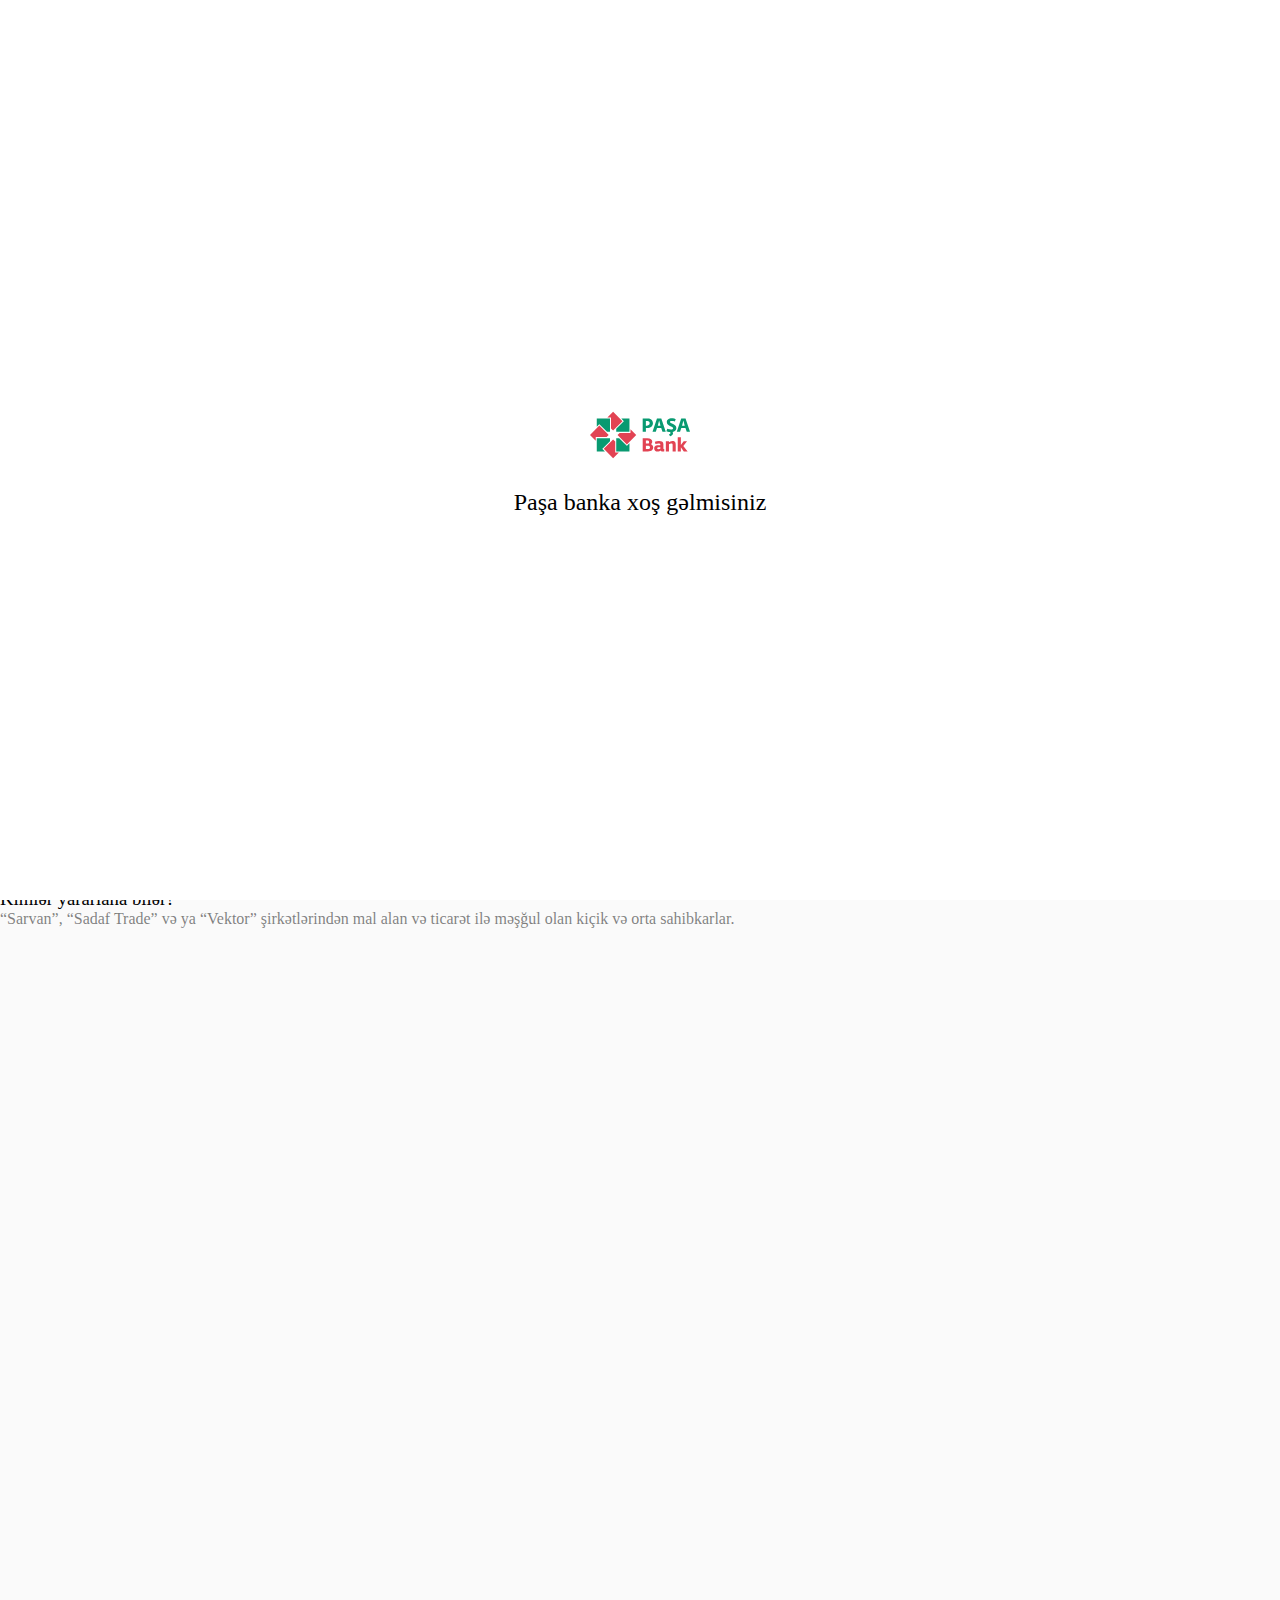
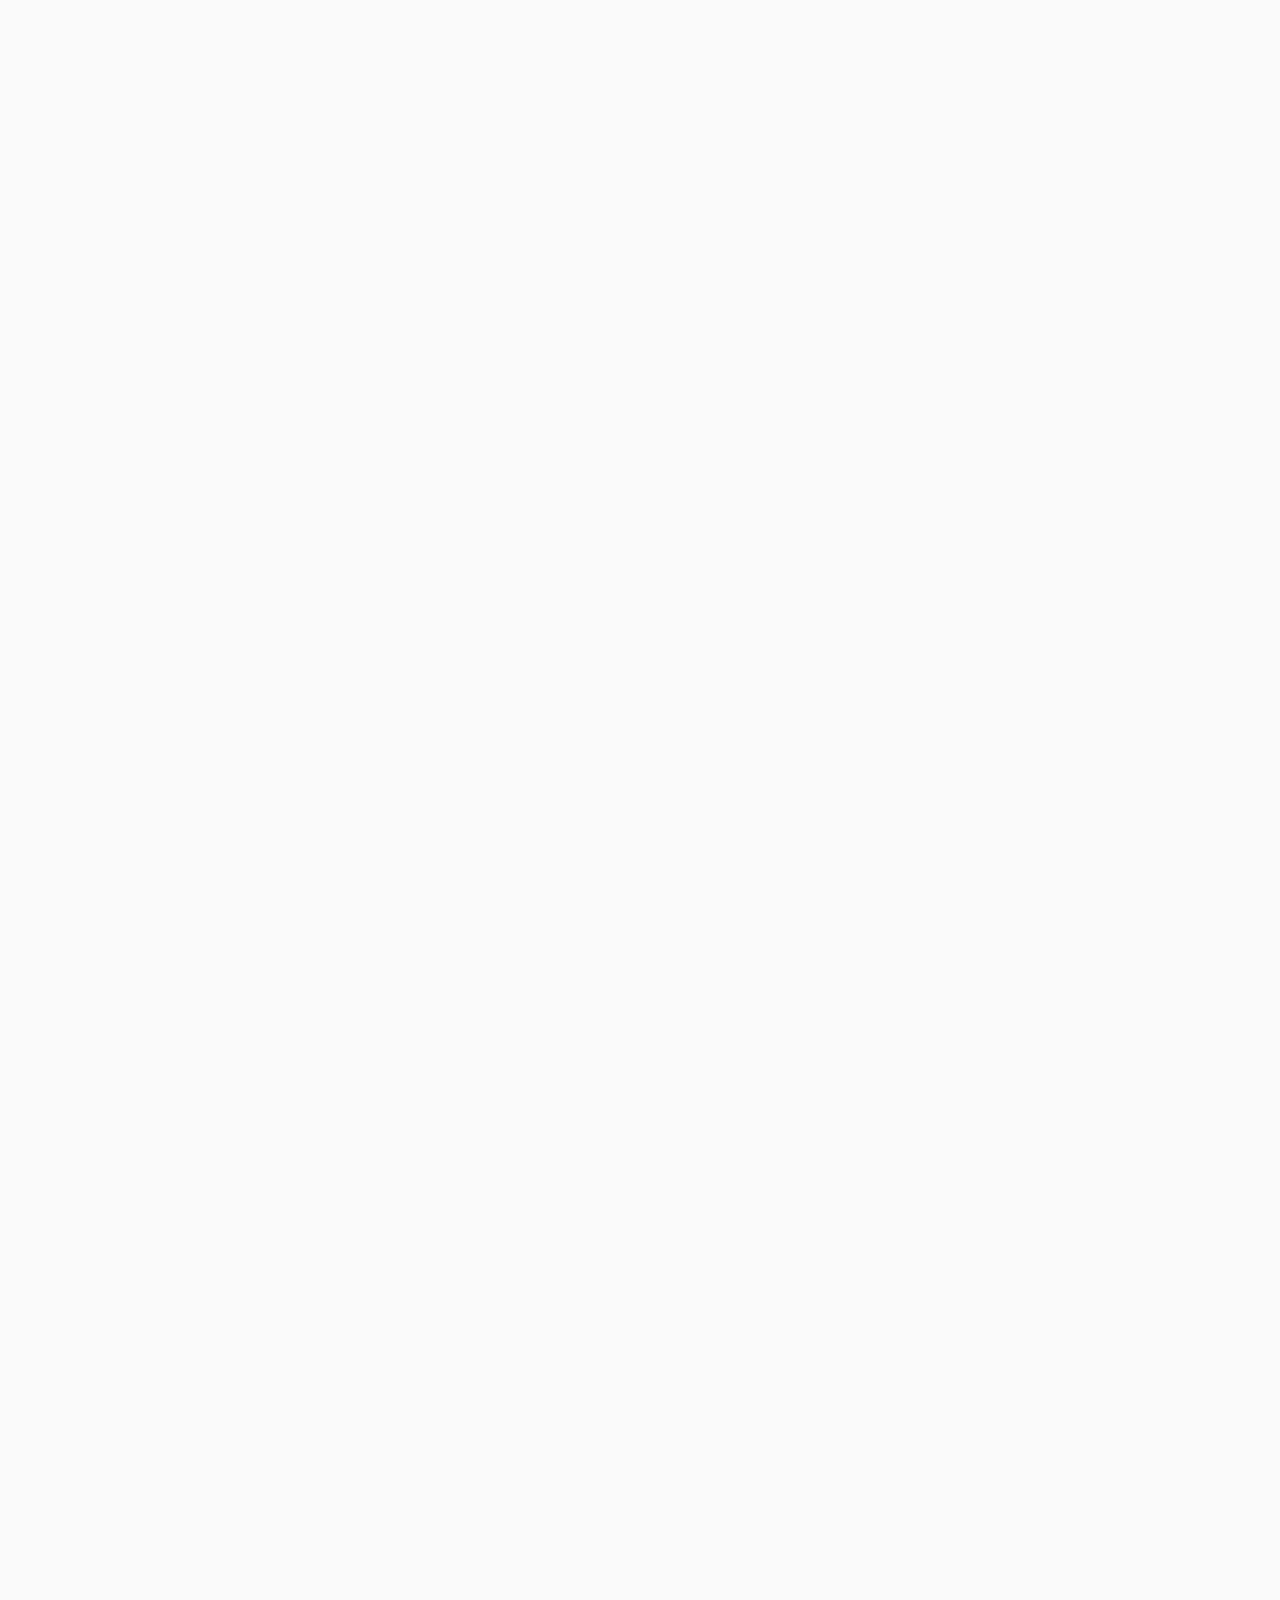
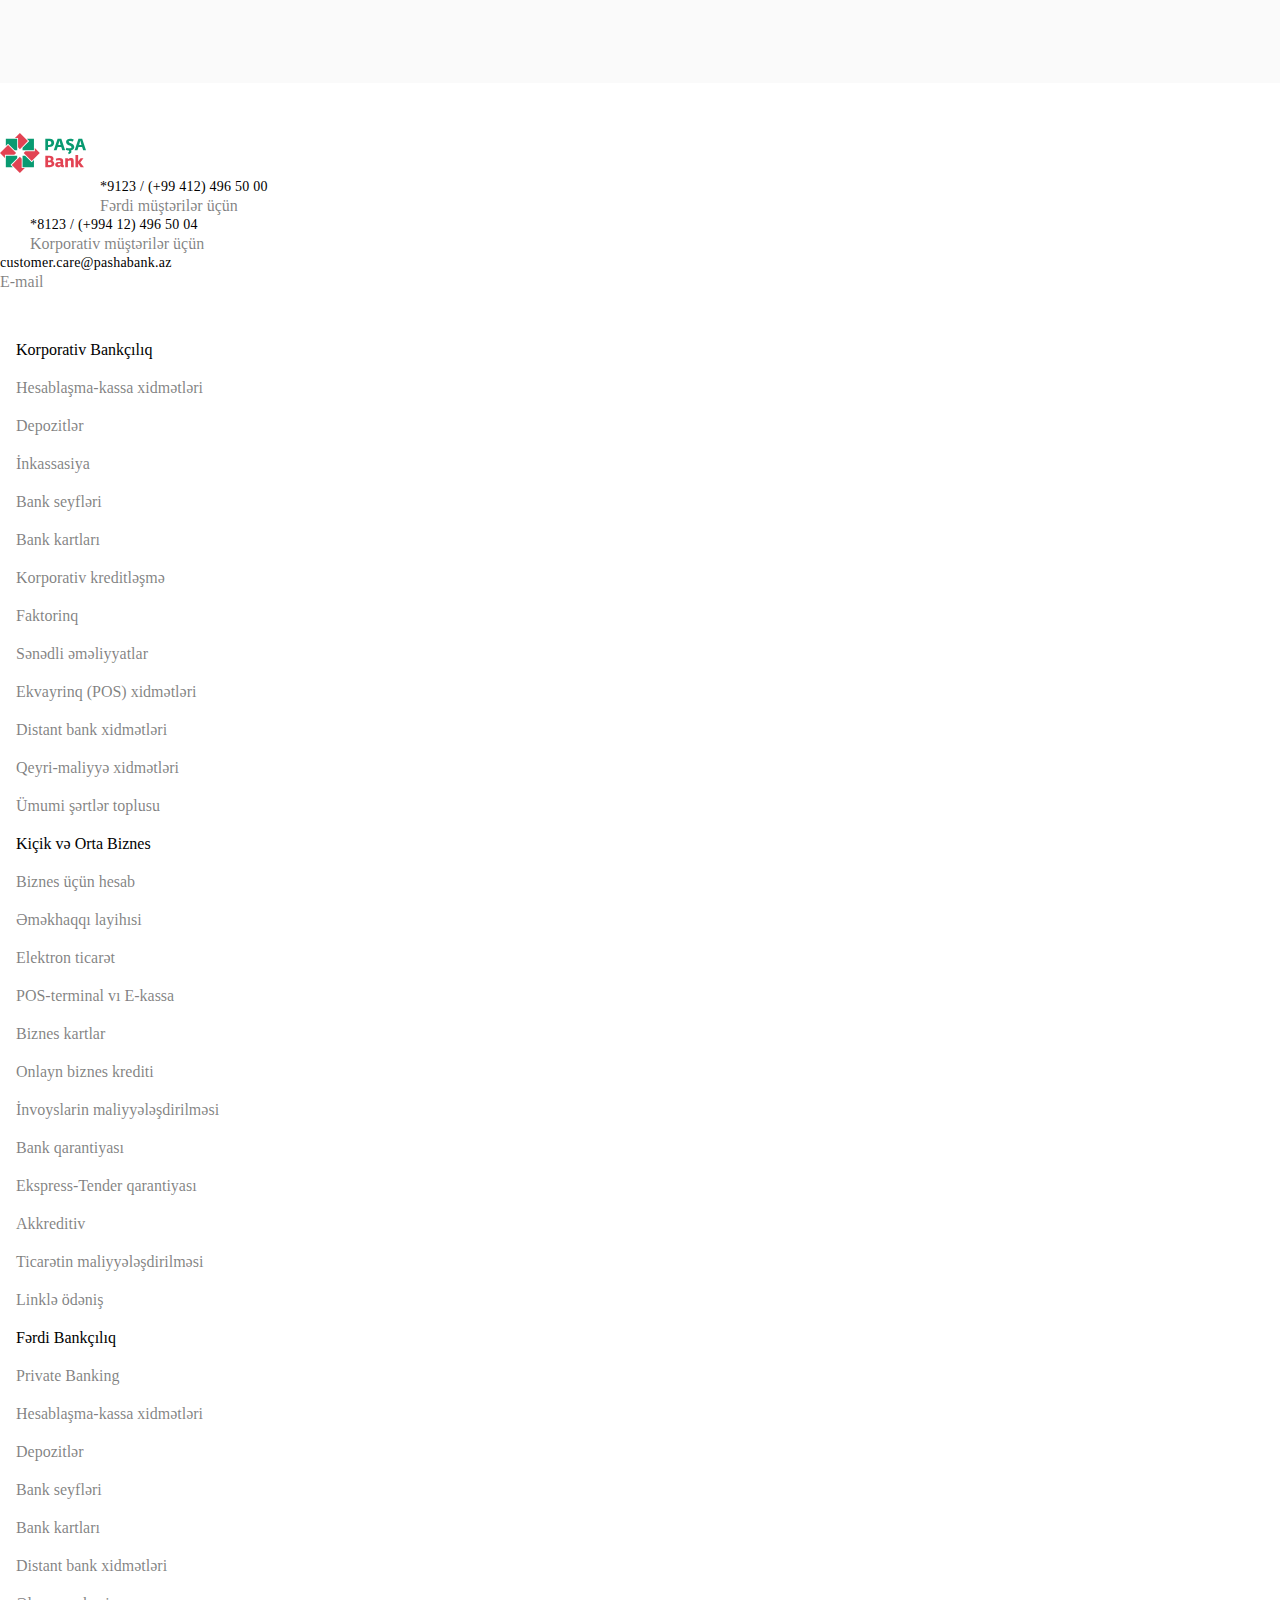
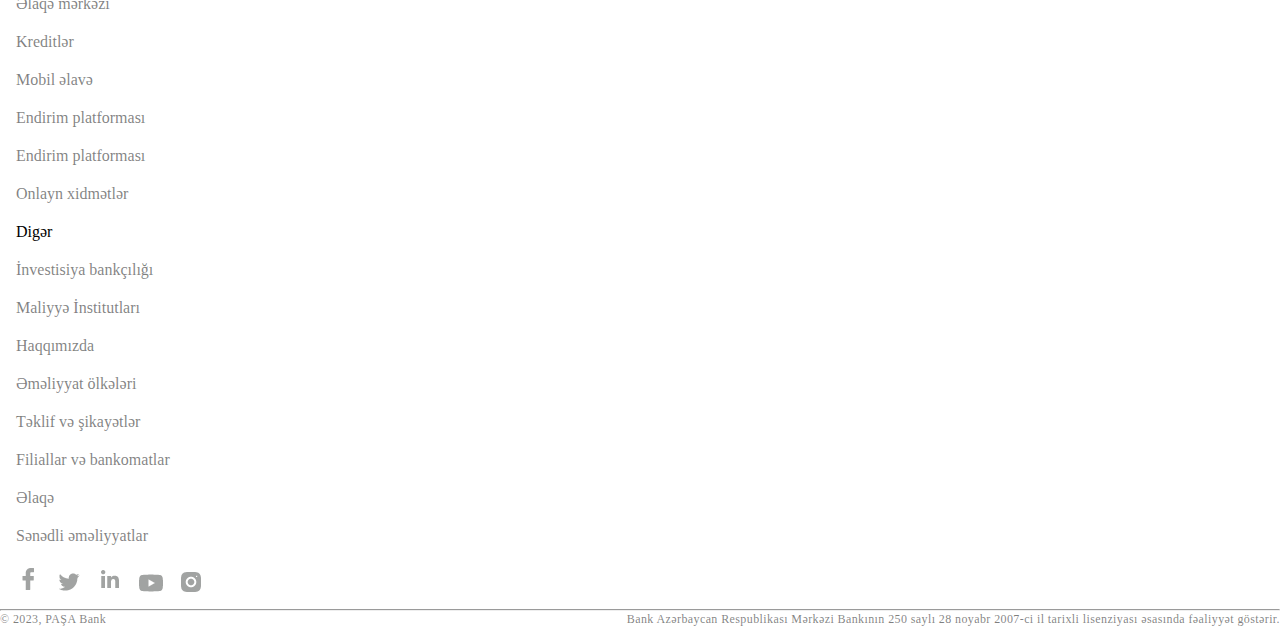
<file: Pages/Special credit/special.html>
<!DOCTYPE html>
<html lang="en">
  <head>
    <meta charset="UTF-8" />
    <meta http-equiv="X-UA-Compatible" content="IE=edge" />
    <meta name="viewport" content="width=device-width, initial-scale=1.0" />
    <link
      rel="stylesheet"
      href="https://cdn.jsdelivr.net/npm/bootstrap@4.6.2/dist/css/bootstrap.min.css"
      integrity="sha384-xOolHFLEh07PJGoPkLv1IbcEPTNtaed2xpHsD9ESMhqIYd0nLMwNLD69Npy4HI+N"
      crossorigin="anonymous"
    />
    <script
      src="https://code.jquery.com/jquery-3.3.1.slim.min.js"
      integrity="sha384-q8i/X+965DzO0rT7abK41JStQIAqVgRVzpbzo5smXKp4YfRvH+8abtTE1Pi6jizo"
      crossorigin="anonymous"
    ></script>
    <script
      src="https://cdn.jsdelivr.net/npm/popper.js@1.14.7/dist/umd/popper.min.js"
      integrity="sha384-UO2eT0CpHqdSJQ6hJty5KVphtPhzWj9WO1clHTMGa3JDZwrnQq4sF86dIHNDz0W1"
      crossorigin="anonymous"
    ></script>
    <script
      src="https://cdn.jsdelivr.net/npm/bootstrap@4.3.1/dist/js/bootstrap.min.js"
      integrity="sha384-JjSmVgyd0p3pXB1rRibZUAYoIIy6OrQ6VrjIEaFf/nJGzIxFDsf4x0xIM+B07jRM"
      crossorigin="anonymous"
    ></script>
    <link
      rel="stylesheet"
      href="https://fonts.googleapis.com/css2?family=Material+Symbols+Outlined:opsz,wght,FILL,GRAD@20..48,100..700,0..1,-50..200"
    />

    <script src="./Js/special.js" defer type="module"></script>
    <link rel="stylesheet" href="./assets/special.css" />
    <title>Special Credit</title>
  </head>
  <body>
    <!-- HEADER START -->
    <header id="special-header">
      <section class="loading">
        <div class="loading-content">
          <img src="../../assets/images/logo.svg" >
          <h2>Paşa banka xoş gəlmisiniz</h2>
        </div>
      </section>
      <section id="navbar">
        <div class="container-navbar">
          <div class="hamburger-nav">
            <span class="material-symbols-outlined hamburger-menu"> menu </span>
            <span class="material-symbols-outlined d-none"> close </span>
          </div>
  
          <div class="logo">
            <a href="../../index.html">
              <img src="../../assets/images/logo.svg" alt="Pasha Logo" />
            </a>
          </div>
          <div class="header-menu">
            <ul>
              <li><a  data-check="business" class="business">Biznes üçün xidmətlər</a>  </li>
              <li > <a  class="credit">Kreditlər</a> </li>
              <li ><a  class="factoring"> Faktorinq</a></li>
              <li ><a  class="transaction">Sənədli əməliyyatlar</a> </li>
              <li ><a  class="additional-operations">Əlavə xidmətlər</a>
                
              </li>
            </ul>
          </div>
          <div class="header-button">
            <button class="btn btn-nav">Daxil Ol</button>
          </div>
        </div>
        <div class="responsive-nav d-none">
          <ul>
            <li class="business-responsive">
              Biznes üşün xidmətlər
              <ul class="ul-business d-none">
                <li><a  href="https://sme.pashabank.az/tariff">Tariflər</a></li>
                <li><a href="https://gro.az/">GRO platforması</a></li>
                <li><a href="../Accounts/account.html">Biznes üçün hesab</a></li>
                <li><a href="../Salary cards/salarycards.html">Əməkhaqqi layihısi</a></li>
                <li><a href="../Payments/payment.html">Ödənişlər</a></li>
                <li><a href="../Business cards/businesscard.html">Biznes kartlar</a></li>
                <li><a href="../Pages/POS-Terminal/posterminal.html">POS terminal və E-kassa</a></li>
                <li><a href="../E-commerce/ecommerce.html">Elektron ticarət</a></li>
                <li><a href="https://sme.pashabank.az/pay-by-link">Linklə ödəniş</a></li>
              </ul>
            </li>
            <li class="credit-responsive">
              Kreditlər
              <ul class="ul-credit d-none">
                <li><a href="../Business credit/businesscredit.html">Onlayn biznes kreditləri</a></li>
                <li><a href="../Business loan/loan.html">Biznes kreditləri</a></li>
                <li><a href="https://www.pashabank.az/sme_banking/az/node/51">Gömrük kartı üzrə kredit xətti</a></li>
                <li><a href="../SIF credit/sifcredit.html">SİF Kreditləri</a></li>
              </ul>
              
            </li>
            <li class="factoring-responsive">
                Faktorinq
                <ul class="ul-factoring d-none">
                <li><a href="https://www.pashabank.az/sme_banking/az/node/29">Invoysların maliyyələşdirilməsi</a></li>
                <li><a href="https://www.pashabank.az/sme_banking/az/sme_purchase_order_finance">Alış sifarişi əsasında maliyyələşmə</a></li>
                <li><a href="../POS-Terminal/posterminal.html">Təchizat zəncirinin maliyyələşdirilməsi</a></li>
                </ul>
            </li>
            <li class="transaction-responsive">
                Sənədli əməliyyatlar
                 <ul class="ul-transaction d-none">
                <li><a href="../Accounts/account.html">Ekspress-Tender qarantiyası</a></li>
                <li><a href="https://www.pashabank.az/sme_banking/az/node/38">Ticarətin maliyyələşdirilməsi</a></li>
                <li><a href="../Guarantees/guarantees.html">Bank qarantiyası</a></li>
                <li><a href="https://www.pashabank.az/sme_banking/az/node/36">Akkreditiv</a></li>
                <li><a href="https://www.pashabank.az/sme_banking/az/node/37">İnkasso</a></li>
                 </ul>
            </li>
            <li class="additional-responsive">
                 Əlavə xidmətlər
             <ul class="ul-additional d-none">
                <li><a href="https://www.pashabank.az/sme_banking/az/node/12">Inkassasiya</a></li>
                <li><a href="https://www.pashabank.az/sme_banking/az/node/14">Depozitlər</a></li>
                <li><a href="https://www.pashabank.az/sme_banking/az/node/14">Bank seyfləri</a></li>
                <li><a href="https://www.pashabank.az/sme_banking/az/node/14">Bulud CRM</a></li>
                <li><a href="https://www.pashabank.az/sme_banking/az/node/14">ÇatBot</a></li>
                <li><a href="https://www.pashabank.az/sme_banking/az/node/14">Elektron-ticarət üçün mobil tətbiq</a></li>
                <li><a href="https://www.pashabank.az/sme_banking/az/node/14">Umico MasterPass</a></li>
                <li><a href="https://www.pashabank.az/sme_banking/az/node/14">PAŞA Biznes</a></li>
             </ul>
            </li>
          </ul>
        </div>
        <div class="header-info d-none">
          <div class="container">
            <div class="forbusiness d-none">
              <ul>
                <li><a data-check="business" href="https://sme.pashabank.az/tariff">Tariflər</a></li>
                <li><a data-check="business" href="https://gro.az/">GRO platforması</a></li>
                <li><a data-check="business" href="../Accounts/account.html">Biznes üçün hesab</a></li>
                <li><a data-check="business" href="../Salary cards/salarycards.html">Əməkhaqqi layihısi</a></li>
                <li><a data-check="business" href="../Payments/payment.html">Ödənişlər</a></li>
              </ul>
              <ul>
                <li><a data-check="business" href="../Business cards/businesscard.html">Biznes kartlar</a></li>
                <li><a data-check="business" href="../POS-Terminal/posterminal.html">POS terminal və E-kassa</a></li>
                <li><a data-check="business" href="../E-commerce/ecommerce.html">Elektron ticarət</a></li>
                <li><a data-check="business" href="https://sme.pashabank.az/pay-by-link">Linklə ödəniş</a></li>
              </ul>
            </div>
            <div class="forcredit d-none">
              <ul>
                <li><a data-check="credit" href="../Business credit/businesscredit.html">Onlayn biznes kreditləri</a></li>
                <li><a data-check="credit" href="../Business loan/loan.html">Biznes kreditləri</a></li>
                <li><a data-check="credit" href="https://www.pashabank.az/sme_banking/az/node/51">Gömrük kartı üzrə kredit xətti</a></li>
                <li><a data-check="credit" href="../SIF credit/sifcredit.html">SİF Kreditləri</a></li>
              </ul>
            </div>
            <div class="forfactoring d-none">
              <ul>
                <li><a data-check="factoring" href="https://www.pashabank.az/sme_banking/az/node/29">Invoysların maliyyələşdirilməsi</a></li>
                <li><a data-check="factoring" href="https://www.pashabank.az/sme_banking/az/sme_purchase_order_finance">Alış sifarişi əsasında maliyyələşmə</a></li>
                <li><a data-check="factoring" href="../POS-Terminal/posterminal.html">Təchizat zəncirinin maliyyələşdirilməsi</a></li>
              </ul>
            </div>
            <div class="fortransaction d-none">
              <ul>
                <li><a data-check="transaction" href="../Accounts/account.html">Ekspress-Tender qarantiyası</a></li>
                <li><a data-check="transaction" href="https://www.pashabank.az/sme_banking/az/node/38">Ticarətin maliyyələşdirilməsi</a></li>
                <li><a data-check="transaction" href="../Guarantees/guarantees.html">Bank qarantiyası</a></li>
                <li><a data-check="transaction" href="https://www.pashabank.az/sme_banking/az/node/36">Akkreditiv</a></li>
                <li><a data-check="transaction" href="https://www.pashabank.az/sme_banking/az/node/36">İnkasso</a></li>
              </ul>
            </div>
            <div class="foradditional-operations d-none">
              <ul>
                <li><a data-check="operations" href="https://www.pashabank.az/sme_banking/az/node/12">Inkassasiya</a></li>
                <li><a data-check="operations" href="https://www.pashabank.az/sme_banking/az/node/14">Depozitlər</a></li>
                <li><a data-check="operations"  href="https://www.pashabank.az/sme_banking/az/node/14">Bank seyfləri</a></li>
                <li><a data-check="operations" href="https://www.pashabank.az/sme_banking/az/node/14">Bulud CRM</a></li>
              </ul>
              <ul>
                <li><a data-check="operations" href="https://www.pashabank.az/sme_banking/az/node/14">ÇatBot</a></li>
                <li><a data-check="operations" href="https://www.pashabank.az/sme_banking/az/node/14">Elektron-ticarət üçün mobil tətbiq</a></li>
                <li><a data-check="operations" href="https://www.pashabank.az/sme_banking/az/node/14">Umico MasterPass</a></li>
                <li><a data-check="operations" href="https://www.pashabank.az/sme_banking/az/node/14">PAŞA Biznes</a></li>
              </ul>
            </div>
          </div>
        </div>
      </section>
    </header>
    <!-- HEADER END -->

    <main>
      <!-- SLIDER START -->
        <section id="special-slider">
      <div id="loans-page-slider">
        <div class="container">
          <div class="row">
            <div class="loans-slider-content">
              <h1>Ticarət kredit xətti</h1>
              <p>
                “Sarvan”, “Sadaf Trade” və ya “Vektor” şirkətlərindən mal alışı
                üçün
              </p>
              <div class="slider-success d-flex">
                <img src="../../assets/images/done.svg" alt="success" />
                <h5>Girovsuz və sənədsiz</h5>
              </div>
              <div class="slider-success d-flex">
                <img src="../../assets/images/done.svg" alt="success" />
                <h5>Güzəşt müddəti ilə</h5>
              </div>
              <div class="slider-success d-flex">
                <img src="../../assets/images/done.svg" alt="success" />
                <h5>Sorğunun dərhal cavablandırılması</h5>
              </div>
              <a
                href="https://pashabank.digital/login#/"
                class="btn btn-direction"
              >
                Müraciət et
              </a>
            </div>
          </div>
        </div>
      </div>
    </section>
    <!-- SLIDER END -->
    <!-- CREDIT START -->
      <section id="why-special-credit">
        <div class="container">
          <div class="row">
            <div class="col-md-5">
              <div class="why-img">
                <img src="../../assets/images/phone.png" />
              </div>
            </div>
            <div class="col-md-7">
              <h3>Niyə Ticarət kredit xətti?</h3>
              <p>
                Sizə ayrılmış kredit məbləğindən hissə-hissə və ya tam şəkildə
                istifadə edə bilərsiniz. İstifadə olunan məbləği növbəti ayın
                7-dək illik 0% ilə geri ödəmək imkanınız var.
              </p>
              <h3>Kimlər yararlana bilər?</h3>
              <p>
                “Sarvan”, “Sadaf Trade” və ya “Vektor” şirkətlərindən mal alan
                və ticarət ilə məşğul olan kiçik və orta sahibkarlar.
              </p>
            </div>
          </div>
        </div>
      </section>
      <!-- CREDIT END -->
      <!-- CONDITION START -->
      <section id="special-condition">
        <div class="container">
          <h4>Məhsulun şərtləri nədir?</h4>
          <div class="condition-body">
<div class="row">
    <div class="col-md-4">
        <p>Maksimal məbləğ

        </p>
        <h5>50 000 AZN

        </h5>
    </div>
    <div class="col-md-4">
        <p>Güzəşt müddəti 0% ilə*

        </p>
        <h5>Növbəti ayın 7-dək

        </h5>
    </div>
    <div class="col-md-4">
        <p>Hər istifadə üçün

        </p>
        <h5>1% komissiya

        </h5>
    </div>
    <div class="col-md-4">
        <p>İllik faiz dərəcəsi

        </p>
        <h5>24%

        </h5>
    </div>
    <div class="col-md-4">
        <p>Müddət

        </p>
        <h5>12 ay

        </h5>
    </div>
    <div class="col-md-4">
        <a href="https://pashabank.digital/login#/" class="btn">Müraciət et</a>
    </div>
</div>


<p class="info">* İstifadə olunmuş məbləğ güzəşt müddəti ərzində geri ödənilmədikdə, 24% illik faiz tətbiq olunacaqdır

</p>
          </div>
        </div>
      </section>
      <!-- CONDITION END -->
      <!-- FEATURES START -->
      <section id="special-features">
        <div class="container">
            <h3>
                Sizə hansı üstünlükləri gətirəcək?
            </h3>
            <div class="row">
                <div class="col-md-4 d-flex">
                    <img src="../../assets/images/1z.PNG" width="64px" height="64px" >
                    <div class="content">
                    <h5>1 iş gününə

                    </h5>
                    <p>Təklifi qəbul etdiyiniz gün kredit limiti kartınızda.

                    </p>
                </div>
                </div>
                <div class="col-md-4 d-flex">
                    <img src="../../assets/images/2z.PNG" width="64px" height="64px" >
                    <div class="content">
                        <h5>Girovsuz və sənədsiz

                        </h5>
                        <p>Krediti almaq üçün heç bir sənəd və girov təqdim etmirsiniz.

                        </p>
                    </div>
                </div>
                <div class="col-md-4 d-flex">
                    <img src="../../assets/images/3z.PNG" width="64px" height="64px" >
                    <div class="content">
                        <h5>Daha çox satışlar

                        </h5>
                        <p>İstədiyiniz qədər mal alıb biznesinizi genişləndirin.</p>
                </div>
            </div>
        </div>
      </section>
      <!-- FEATURES END -->
      <!-- HOW WORK START -->
      <section id="special-how-work">
        <div id="special-features">
            <div class="container">
                <h3>
                    Necə işləyir?

                </h3>
                <div class="row">
                    <div class="col-md-4 ">
                        <img src="../../assets/images/1.PNG" width="64px" height="64px" >
                        <div class="content">
                        
                        <p>Təklifi qəbul etdiyiniz gün kredit limiti kartınızda.
    
                        </p>
                    </div>
                    </div>
                    <div class="col-md-4 ">
                        <img src="../../assets/images/2s.PNG" width="64px" height="64px" >
                        <div class="content">
                            <p>Krediti almaq üçün heç bir sənəd və girov təqdim etmirsiniz.
                            </p>
                        </div>
                    </div>
                    <div class="col-md-4 ">
                        <img src="../../assets/images/3s.PNG" width="64px" height="64px" >
                        <div class="content">
                             <p>İstədiyiniz qədər mal alıb biznesinizi genişləndirin.</p>
                    </div>
                </div>
                <div class="col-md-4">
                    <a href="https://pashabank.digital/login#/" class="btn btn-special">
                        Müraciət et
                    </a>
                </div>
            </div>
        </div>
      </div>
      </section>
      <!-- HOW WORK END -->
      <!-- ACCORDION START -->
      <section id="special-accordion">
        <div id="accordion-account-fag">
            <div class="container">
              <h2>Ən çox verilən suallar</h2>
              <div class="accordion-account">
            <div class="accordion-act-item">
              <div class="accordion-act-head">
                <a class="accordion-act-header d-flex justify-content-between" >
                  <p>
                    Kart üzərindən kredit xətti hansı müddətə ayrılır? 
                  </p>
                  <span class="material-symbols-outlined">
                    remove
                    </span>
                    
                  </a>
              </div>
            
            
            <div class="accordion-act-body">
              <p>
                Kredit xəttinin müddəti 12 ay təşkil edir.
            </p>
            </div>
            
            
        
            </div>
            <div class="accordion-act-item">
              <div class="accordion-act-head">
                <a  class="accordion-act-header d-flex justify-content-between" >
                  <p>
                    Kredit xətti üzrə faiz necə hesablanır?
                  </p>
                  
                    <span class="material-symbols-outlined ">
                      add
                      </span>
                  </a>
              </div>
            
            
            <div class="accordion-act-body d-none">
              <p>
                Güzəşt müddəti bitdikdən sonra, faiz yalnız istifadə olunmuş məbləğ və günlər üçün hesablanır.

            </p>
            <p>
                12 aylıq müddət üçün illik 24%;

            </p>
            <p>
                12 aylıq müddət bitdikdən sonra gecikdirilmiş əsas borc üzrə illik 33.5% ilə hesablanır.

            </p>
              
             
            </div>
            </div>
            <div class="accordion-act-item">
              <div class="accordion-act-head">
                <a  class="accordion-act-header d-flex justify-content-between" >
                  <p>
                    Ayrılmış kredit limitindən istifadə üçün komissiya tutulurmu?
                  </p>
                  
                    <span class="material-symbols-outlined plus">
                      add
                      </span>
                  </a>
              </div>
            
            
            <div class="accordion-act-body d-none">
              <p>
                Bəli, ayrılmış limitdən hər istifadə olunan məbləğə 1% komissiya tətbiq olunur.            </p>
              
            </div>
            </div>
            <div class="accordion-act-item">
              <div class="accordion-act-head">
                <a  class="accordion-act-header d-flex justify-content-between" >
                  <p>
                    Güzəşt müddəti nədir?
                  </p>
                
                    <span class="material-symbols-outlined ">
                      add
                      </span>
                  </a>
              </div>
            
            
            <div class="accordion-act-body d-none">
              <p>
                Güzəşt müddəti müştərinin kredit xəttindən istifadə etdiyi tarixdən növbəti ayın 7-dək olan dövrdür. Bu müddət ərzində müştərinin faiz borcunu ödəmək öhdəliyi yoxdur.            </p>
             
            </div>
            </div>
            <div class="accordion-act-item">
                <div class="accordion-act-head">
                  <a  class="accordion-act-header d-flex justify-content-between" >
                    <p>
                        Güzəşt müddəti bitdikdən sonra faiz borcu necə hesablanır?
                    </p>
                  
                      <span class="material-symbols-outlined ">
                        add
                        </span>
                    </a>
                </div>
              
              
              <div class="accordion-act-body d-none">
                <p>
                    Güzəşt müddəti bitdikdə istifadə olunan məbləğ geri ödənilmədiyi təqdirdə, ayın 7-sindən sonra hər gün üzrə faiz borcu hesablanır.

                </p>
               
              </div>
              </div>
            
            
              </div>
            </div>
            
            
            
            
        </div>
      </section>
      <!-- ACCORDION END -->
    </main>

    <footer>
      <section id="footer-contacts">
      <div class="container">
        <div class="row"> <li class="footer-icons-responsive">
          <a href="https://www.facebook.com/"><img src="../../assets/images/facebookicon.PNG" alt="facebook"></a>
          <a href="https://www.twitter.com/"><img src="../../assets/images/twittericom.PNG" alt="twitter"></a>
          <a href="https://www.linkedin.com/"><img src="../../assets/images/linkedin.PNG" alt="linkedin"></a>
          <a href="https://www.youtube.com/"><img src="../../assets/images/youtube.PNG" alt="youtube"></a>
          <a href="https://www.instagram.com/"><img src="../../assets/images/instagram.PNG" alt="instagram"></a>
        </li>
          <div class="footer-logo footer-contacts-item">
            <a href="#">
              <img class="logo-none-opacity" src="../../assets/images/logo.svg" alt="logo">
          <img class="logo-opacity" src="../../assets/images/PB-Logo_40.svg" alt="logo with opacity">
          
            </a>
            
          
        </div>
        <div class="footer-contacts-item" id="padding-1">
          <p class="footer-call">
            *9123 / (+99 412) 496 50 00
        </p>
          <p class="footer-label">
            
            Fərdi müştərilər üçün
                                      
          </p>
        </div>
        <div class="footer-contacts-item " id="padding-2">
          <p class="footer-call">
            *8123 / (+994 12) 496 50 04
        </p>
          <p class="footer-label">
            
            Korporativ müştərilər üçün
                                      
          </p>
        </div>
        <div class="footer-contacts-item" id="padding-3">
          <p class="footer-call">
            customer.care@pashabank.az
        </p>
          <p class="footer-label">
            
            E-mail
                                      
          </p>
        </div>
        </div>
      </div>
      </section>
      <section id="footer-navigation">
      <div class="container">
        <div class="row">
          <div class="footer-nav-items ">
            <ul>
            <li>Korporativ Bankçılıq</li>
            <li><a href="https://www.pashabank.az/sme_banking/az/node/14">
              Hesablaşma-kassa xidmətləri
          </a></li>
            
            <li><a href="https://www.pashabank.az/sme_banking/az/node/14">
              Depozitlər
          </a></li>
            <li><a href="https://www.pashabank.az/sme_banking/az/node/14">
              İnkassasiya
          </a></li>
            <li><a href="https://www.pashabank.az/sme_banking/az/node/14">
              Bank seyfləri
          </a></li>
            <li><a href="https://www.pashabank.az/sme_banking/az/node/14">
              Bank kartları
          </a></li>
            <li><a href="https://www.pashabank.az/sme_banking/az/node/14">
              
              Korporativ kreditləşmə
                                  
            </a></li>
            <li><a href="https://www.pashabank.az/sme_banking/az/node/14">
              Faktorinq 
          </a></li>
            <li><a href="https://www.pashabank.az/sme_banking/az/node/14">
              
              Sənədli əməliyyatlar
                                  
            </a></li>
            <li><a href="https://www.pashabank.az/sme_banking/az/node/14">
              Ekvayrinq (POS) xidmətləri
          </a></li>
            <li><a href="https://www.pashabank.az/sme_banking/az/node/14"> 
              Distant bank xidmətləri
          </a></li>
            <li><a href="https://www.pashabank.az/sme_banking/az/node/14">
              Qeyri-maliyyə xidmətləri
          </a></li>
          <li><a href="https://www.pashabank.az/sme_banking/az/node/14">
            
            Ümumi şərtlər toplusu 
                                  
          </a></li>
          </ul>
          </div>
          <div  class="footer-nav-items">
            <ul>
              <li>Kiçik və Orta Biznes</li>
              <li><a href="../Accounts/account.html">
                Biznes üçün hesab
            </a></li>
              
              <li><a href="https://www.pashabank.az/sme_banking/az/node/14">
                Əməkhaqqı layihısi
            </a></li>
              <li><a href="../E-commerce/ecommerce.html">
                Elektron ticarət
            </a></li>
              <li><a href="../POS-Terminal/posterminal.html">
                POS-terminal vı E-kassa
            </a></li>
              <li><a href="">
                Biznes kartlar
            </a></li>
              <li><a href="../Business credit/businesscredit.html">
                
                Onlayn biznes krediti
                                    
              </a></li>
              <li><a href="https://www.pashabank.az/sme_banking/az/node/14">
               İnvoyslarin maliyyələşdirilməsi
            </a></li>
              <li><a href="./Pages/Guarantees/guarantees.html">
                
                Bank qarantiyası
                                    
              </a></li>
              <li><a href="../Accounts/account.html">
                Ekspress-Tender qarantiyası
            </a></li>
              <li><a href="https://www.pashabank.az/sme_banking/az/node/36"> 
                Akkreditiv
            </a></li>
              <li><a href="https://www.pashabank.az/sme_banking/az/node/38">
                Ticarətin maliyyələşdirilməsi
            </a></li>
            <li><a href="https://www.pashabank.az/sme_banking/az/node/14">
              
              Linklə ödəniş
                                    
            </a></li>
            </ul>
          </div>
          <div  class="footer-nav-items">
            <ul>
              <li>Fərdi Bankçılıq</li>
              <li><a href="https://www.pashabank.az/sme_banking/az/node/14">
                Private Banking
            </a></li>
              
              <li><a href="https://www.pashabank.az/sme_banking/az/node/14">
                Hesablaşma-kassa xidmətləri
            </a></li>
              <li><a href="https://www.pashabank.az/sme_banking/az/node/14">
                Depozitlər
            </a></li>
              <li><a href="https://www.pashabank.az/sme_banking/az/node/14">
                Bank seyfləri
            </a></li>
              <li><a href="../Business cards/businesscard.html">
                Bank kartları
            </a></li>
              <li><a href="https://www.pashabank.az/sme_banking/az/node/14">
                
              Distant bank xidmətləri
                                    
              </a></li>
              <li><a href="https://www.pashabank.az/sme_banking/az/node/14">
              Əlaqə mərkəzi
            </a></li>
              <li><a href="../Business credit/businesscredit.html">
                
                Kreditlər
                                    
              </a></li>
              <li><a href="https://www.pashabank.az/sme_banking/az/node/14">
                Mobil əlavə
            </a></li>
              <li><a href="https://www.pashabank.az/sme_banking/az/node/14"> 
                Endirim platforması
            </a></li>
              <li><a href="https://www.pashabank.az/sme_banking/az/node/14">
                Endirim platforması
            </a></li>
            <li><a href="https://www.pashabank.az/sme_banking/az/node/14">
              
             Onlayn xidmətlər
                                    
            </a></li>
            </ul>
          </div>
          <div  class="footer-nav-items">
            <ul >
              <li> Digər</li>
              <li><a href="https://www.pashabank.az/sme_banking/az/node/14">
               İnvestisiya bankçılığı
            </a></li>
              
              <li><a href="https://www.pashabank.az/sme_banking/az/node/14">
                Maliyyə İnstitutları
            </a></li>
              <li><a href="https://www.pashabank.az/sme_banking/az/node/14">
                Haqqımızda
            </a></li>
              <li><a href="https://www.pashabank.az/sme_banking/az/node/14">
               Əməliyyat ölkələri
            </a></li>
              <li><a href="https://www.pashabank.az/sme_banking/az/node/14">
                Təklif və şikayətlər
            </a></li>
              <li><a href="https://www.pashabank.az/sme_banking/az/node/14">
                
                Filiallar və bankomatlar 
                                    
              </a></li>
              <li><a href="https://www.pashabank.az/sme_banking/az/node/14">
               Əlaqə
            </a></li>
              <li><a href="https://www.pashabank.az/sme_banking/az/node/14">
                
                Sənədli əməliyyatlar
                                    
              </a></li>
              <li class="d-flex footer-icons">
                <a href="https://www.facebook.com/"><img src="../../assets/images/facebookicon.PNG" alt="facebook"></a>
                <a href="https://www.twitter.com/"><img src="../../assets/images/twittericom.PNG" alt="twitter"></a>
                <a href="https://www.linkedin.com/"><img src="../../assets/images/linkedin.PNG" alt="linkedin"></a>
                <a href="https://www.youtube.com/"><img src="../../assets/images/youtube.PNG" alt="youtube"></a>
                <a href="https://www.instagram.com/"><img src="../../assets/images/instagram.PNG" alt="instagram"></a>
              </li>
      
              
            </ul>
          </div>
        </div>
      </div>
      </section>
      <hr>
      <section id="footer-copyright">
      <div class="container">
       <div class="copyright-content">
        <p>
          © 2023, PAŞA Bank 
      </p>
      <p>
        
        Bank Azərbaycan Respublikası Mərkəzi Bankının 250 saylı 28 noyabr 2007-ci il tarixli lisenziyası əsasında fəaliyyət göstərir.
                      
      </p>
       </div>
      </div>
      </section>
          </footer>
  </body>
</html>
</file>
<file: assets/scss-homepage/style.css>
#navbar {
  width: 100%;
  position: fixed;
  background-color: white;
  z-index: 100;
  top: 0;
}
#navbar a {
  text-decoration: none;
  cursor: pointer;
}

.container-navbar {
  z-index: 5;
  display: flex;
  justify-content: space-around;
  align-items: center;
}

.header-menu ul {
  margin: 0;
  margin-right: 180px;
  display: flex;
}
.header-menu ul li {
  list-style: none;
  padding: 15px 10px;
  margin-left: 30px;
  color: rgba(0, 0, 0, 0.38);
}
.header-menu ul li a {
  font-size: 13px;
  color: rgba(0, 0, 0, 0.38);
  padding-top: 10px;
  padding-bottom: 15px;
  line-height: 24px;
  letter-spacing: 0.1px;
  font-weight: 600;
}
.header-menu ul li a:hover {
  color: black;
  text-decoration: none;
  border-bottom: 3px solid #058d66;
}

a {
  text-decoration: none;
}

i {
  font-size: 30px;
  color: red;
}

.header-info {
  padding-top: 10px;
  border-top: 1px solid rgb(196, 181, 181);
  position: relative;
  top: 0;
  z-index: 10;
  background-color: white;
  width: 100%;
}
.header-info:hover {
  display: block;
}

.forbusiness, .forcredit, .forfactoring, .fortransaction, .foradditional-operations {
  display: flex;
  justify-content: space-evenly;
  align-items: center;
}
.forbusiness ul, .forcredit ul, .forfactoring ul, .fortransaction ul, .foradditional-operations ul {
  padding-right: 90px;
}
.forbusiness li, .forcredit li, .forfactoring li, .fortransaction li, .foradditional-operations li {
  list-style: none;
  padding: 10px;
}
.forbusiness a, .forcredit a, .forfactoring a, .fortransaction a, .foradditional-operations a {
  font-size: 25px;
  color: rgba(0, 0, 0, 0.4);
  text-decoration: none;
}
.forbusiness a:hover, .forcredit a:hover, .forfactoring a:hover, .fortransaction a:hover, .foradditional-operations a:hover {
  color: rgba(0, 0, 0, 0.6);
}

.forcredit, .forfactoring, .fortransaction {
  margin-left: 140px;
  justify-content: flex-start;
}

.forfactoring, .fortransaction {
  height: 270px;
}

.hamburger-nav {
  display: none;
}

@media only screen and (max-width: 992px) {
  #navbar .hamburger-menu {
    display: block;
  }
  #navbar .header-menu {
    display: none;
  }
  #navbar .hamburger-nav {
    display: block;
  }
  .container-navbar {
    justify-content: space-between;
  }
  .hamburger-menu {
    color: black;
    display: none;
  }
  .ul-business li, .ul-credit li, .ul-transaction li, .ul-additional li, .ul-factoring li {
    margin-left: 20px;
    list-style: none;
  }
  .responsive-nav {
    position: absolute;
    width: 100%;
    padding: 20px 10px;
    background-color: white;
  }
  .ul-business a, .ul-additional a, .ul-credit a, .ul-factoring a, .ul-transaction a {
    color: rgba(0, 0, 0, 0.6);
  }
}
* {
  margin: 0;
  padding: 0;
  box-sizing: border-box;
}

::-webkit-scrollbar {
  height: 1px;
}

::-webkit-scrollbar-thumb {
  background-color: rgb(5, 141, 102);
  border-radius: 3px;
  border: 1px solid white;
}

body {
  background-color: #fafafa;
}

.carousel-item {
  transition: 1s ease-in-out;
}

.d-none {
  display: none;
}

.btn {
  color: white;
  background-color: #058d66;
  padding: 13px 26px;
  border-radius: 6px;
  font-size: 14px;
  font-weight: 600;
  border: none;
  cursor: pointer;
}
.btn:hover {
  background-color: rgb(164, 255, 164);
}

.loading {
  position: fixed;
  display: flex;
  justify-content: center;
  text-align: center;
  align-items: center;
  top: 0;
  left: 0;
  width: 100%;
  height: 100%;
  background-color: white;
  z-index: 1000;
}
.loading img {
  width: 100px;
  height: 100px;
}
.loading h2 {
  font-weight: 300;
}

@keyframes lefttoright {
  0% {
    transform: translate(-100%);
  }
  100% {
    transform: translate(0);
  }
}
.loading-end {
  opacity: 0;
  transition: 1s ease-in-out;
  transform: scale(2);
}

.section-animation {
  transition: 0.8s ease-in-out;
  animation-name: lefttoright;
  animation-duration: 1s;
  animation-timing-function: ease-out;
  opacity: 1 !important;
}

.opacity-animation {
  opacity: 0;
}

#slider {
  padding-top: 30px;
  background-color: white;
}

.slide-1 {
  min-height: 504px;
  background-image: url(../images/slider-1.png);
  background-repeat: no-repeat;
  background-position: 100% 100%;
  background-size: contain;
  background-color: rgb(224, 243, 237);
}

.slide-2 {
  background-repeat: no-repeat;
  background-position: 100% 100%;
  background-size: contain;
  min-height: 504px;
  background-image: url(../images/slider-2.png);
  background-color: rgb(255, 235, 240);
}

.slide-3 {
  background-repeat: no-repeat;
  background-position: 100% 100%;
  background-size: contain;
  min-height: 504px;
  background-image: url(../images/slider-3.png);
  background-color: rgb(253, 246, 231);
}

.slide-4 {
  background-repeat: no-repeat;
  background-position: 100% 100%;
  background-size: contain;
  min-height: 504px;
  background-image: url(../images/slider-4.png);
  background-color: rgb(231, 244, 249);
}

.carousel-indicators li {
  width: 20px;
  height: 20px;
  border-radius: 100%;
  border: 1px solid #058d66;
}

.carousel-control-prev-icon, .carousel-control-next-icon {
  width: 40px;
  height: 40px;
  background-color: #058d66;
  opacity: 0.7;
  border-radius: 70%;
}

.slide-1-info, .slide-2-info, .slide-3-info, .slide-4-info {
  width: 70%;
  min-height: 504px;
  margin-left: 150px;
  display: flex;
  flex-direction: column;
  justify-content: center;
  align-items: flex-start;
}
.slide-1-info h2, .slide-2-info h2, .slide-3-info h2, .slide-4-info h2 {
  margin-bottom: 24px;
  font-size: 40px;
  line-height: 56px;
  font-weight: 400;
  letter-spacing: unset !important;
}
.slide-1-info p, .slide-2-info p, .slide-3-info p, .slide-4-info p {
  color: rgba(0, 0, 0, 0.6);
  margin-bottom: 40px;
  font-weight: 500;
  font-size: 15px;
  line-height: 24px;
  letter-spacing: 0.5px;
}

.slide-4-info h2 {
  padding-right: 300px;
}

.btn-success {
  padding: 20px 40px;
}

@media only screen and (max-width: 992px) {
  .slide-1, .slide-2, .slide-3, .slide-4 {
    background-image: url("") !important;
  }
  .slide-4-info h2 {
    padding-right: 0px !important;
  }
  .carousel-control-prev, .carousel-control-next {
    display: none !important;
  }
}
#benefits h1 {
  font-size: 30px;
  width: 80%;
  padding-left: 28px;
  font-weight: 300;
  line-height: 48px;
  letter-spacing: 0.25px;
  margin: 40px 0;
}

#benefits {
  min-height: 500px;
  animation: opacity 2s ease-out;
}

.benefits-item {
  width: 33%;
  display: flex;
  flex-direction: column;
  justify-content: space-between;
  margin: 10px;
  padding: 25px;
  border-radius: 5%;
  background-color: white;
}
.benefits-item img {
  width: 43px;
  height: 40px;
  margin-bottom: 10px;
}
.benefits-item a {
  color: #099a71;
  text-decoration: none;
}

.benefits-flex-div img {
  width: 25px;
  height: 30px;
  margin-right: 10px;
}

.scrollable {
  display: flex;
  overflow-x: auto;
}

@media only screen and (max-width: 992px) {
  #benefits {
    height: 60px;
  }
  #benefits h1 {
    width: 80% !important;
  }
  #benefits .scrollable .benefits-item {
    min-width: 300px;
  }
}
@keyframes opacity {
  0% {
    opacity: 0;
  }
  100% {
    opacity: 1;
  }
}
#products h2 {
  font-size: 32px;
  padding-left: 28px;
  width: 60%;
  font-weight: 300;
  line-height: 48px;
  letter-spacing: 0.25px;
  margin: 40px 0;
}

#products {
  max-height: 800px;
}

.products-parent {
  display: flex;
  flex-wrap: wrap;
  overflow-x: auto;
  margin-top: 40px;
}

.product-pos, .product-credit {
  background-color: #e7f4f9;
  margin-left: 15px;
  width: 48%;
  padding: 50px;
  padding-right: 280px;
  border-radius: 8px;
  background-position: 100%;
  background-repeat: no-repeat;
  background-image: url(../images/pos-terminal.png);
}
.product-pos:hover, .product-credit:hover {
  box-shadow: rgba(0, 0, 0, 0.25) 0px 14px 28px, rgba(0, 0, 0, 0.22) 0px 10px 10px;
}
.product-pos h5, .product-credit h5 {
  margin-bottom: 24px;
  font-size: 24px;
  font-weight: 400;
  line-height: 32px;
  color: black;
}
.product-pos p, .product-credit p {
  color: rgba(0, 0, 0, 0.6);
}
.product-pos a, .product-credit a {
  color: #099a71;
  text-decoration: none;
}

.product-credit {
  background-color: #ffebf0;
  background-image: url(../images/business-cards.png);
}

.product-finance, .product-commerce, .product-banking {
  background-image: url(../images/factoring.png);
  width: 30%;
  padding: 20px 20px;
  background-color: #fdf6e7;
  padding-right: 150px;
  border-radius: 8px;
  background-repeat: no-repeat;
  margin-top: 20px;
  margin-left: 15px;
  background-position: 100%;
}
.product-finance:hover, .product-commerce:hover, .product-banking:hover {
  box-shadow: rgba(0, 0, 0, 0.25) 0px 14px 28px, rgba(0, 0, 0, 0.22) 0px 10px 10px;
}
.product-finance a, .product-commerce a, .product-banking a {
  color: #099a71;
  text-decoration: none;
}
.product-finance h5, .product-commerce h5, .product-banking h5 {
  margin-bottom: 24px;
  font-size: 24px;
  font-weight: 400;
  line-height: 32px;
  color: black;
}
.product-finance p, .product-commerce p, .product-banking p {
  color: rgba(0, 0, 0, 0.6);
}

.product-commerce {
  background-color: #e0f3ed;
  background-image: url(../images/e-commerce.png);
}

.product-banking {
  background-color: #f4f5f4;
  background-image: url(../images/bank-guarantee.png);
}

@media only screen and (max-width: 992px) {
  #products {
    margin-top: 100px;
  }
  #products h2 {
    width: 100% !important;
  }
  #products .container {
    padding-top: 80px;
  }
  #products .products-parent {
    flex-wrap: nowrap !important;
  }
  #products .products-parent .product-pos, .product-credit, .product-finance, .product-commerce, .product-banking {
    min-width: 310px;
    background-image: url("") !important;
    padding-right: 0px !important;
    height: 300px;
  }
  .product-finance, .product-commerce, .product-banking {
    margin-top: 0;
  }
}
#features {
  margin-top: 100px;
  min-height: 653px;
  background-size: 739px;
  background-repeat: no-repeat;
  background-position: 100% 0;
  background-image: url(../images/online-bank.png);
}
#features h2 {
  margin-bottom: 40px;
  font-size: 32px;
  line-height: 48px;
  letter-spacing: 0.25px;
  font-weight: 300;
  padding-left: 28px;
}
#features h5 {
  color: rgba(0, 0, 0, 0.7);
  font-size: 24px;
  font-weight: 400;
  line-height: 32px;
  padding-left: 28px;
}
#features p {
  font-weight: 500;
  color: rgba(0, 0, 0, 0.5);
  padding-left: 28px;
  font-size: 15px;
  line-height: 24px;
  letter-spacing: 0.5px;
}
#features .features-item {
  max-width: 55%;
}

#features .row {
  width: 50%;
  display: flex;
  flex-wrap: wrap;
}

@media only screen and (max-width: 992px) {
  #features {
    background-image: url("") !important;
  }
  #features .row {
    width: 100% !important;
  }
  #features .features-item {
    min-width: 70% !important;
  }
}
#bundles .bundles-items {
  display: flex;
}
#bundles .bundles-items .bundles-item {
  margin-left: 30px;
  padding: 20px;
  border-radius: 10px;
}
#bundles #btn-support-bundles, #bundles #btn-shine-bundles, #bundles #btn-grow-bundles {
  background-color: hsla(0, 0%, 100%, 0);
  color: #099a71;
  width: 100%;
}
#bundles #btn-support-bundles:hover, #bundles #btn-shine-bundles:hover, #bundles #btn-grow-bundles:hover {
  transition: all 1s;
  background-color: #099a71;
  color: white;
}
#bundles .bundles-direction {
  width: 100%;
  margin-top: 10px;
}
#bundles .bundles-item {
  background-color: white;
}
#bundles h2 {
  margin: 40px 0px;
  margin-left: 28px;
  padding-right: 250px;
  margin-right: 200px;
  font-size: 32px;
  font-weight: 300;
  line-height: 48px;
  letter-spacing: 0.25px;
}
#bundles h5 {
  margin-bottom: 24px;
  font-size: 24px;
  font-weight: 400;
  line-height: 32px;
}
#bundles .bundles-price {
  display: flex;
}
#bundles .support-bundle {
  margin-bottom: 16px;
}
#bundles h3 {
  margin-right: 4px;
  font-size: 60px;
  font-weight: 300;
  line-height: 72px;
  letter-spacing: -0.5px;
}
#bundles .azn-icon {
  margin-right: 8px;
  padding-top: 18px;
}
#bundles .bundles-month {
  color: rgba(0, 0, 0, 0.38);
  padding-top: 40px;
  font-weight: 500;
  font-size: 15px;
  line-height: 24px;
  letter-spacing: 0.5px;
}
#bundles .bundle-busines {
  margin-bottom: 16px;
  font-size: 14px;
  line-height: 24px;
  letter-spacing: 0.1px;
  font-weight: 600;
}
#bundles ul {
  margin-bottom: 40px;
  list-style: none;
}
#bundles ul li {
  background-image: url(../images/done.svg);
  background-size: 20px;
  background-position-y: top;
  background-repeat: no-repeat;
  padding: 0 28px;
  color: rgba(0, 0, 0, 0.6);
  font-weight: 500;
  font-size: 14px;
  line-height: 20px;
  letter-spacing: 0.25px;
  margin-bottom: 16px;
}
#bundles ul li span {
  color: #099a71;
  margin-left: 5px;
}

@media only screen and (max-width: 992px) {
  #bundles .bundles-text h2 {
    margin: 40px !important;
    padding-right: 0px !important;
  }
  #bundles .bundles-items {
    overflow-x: auto;
  }
}
#modal {
  position: fixed;
  z-index: 200;
  top: 0;
  width: 100%;
  height: 100%;
  overflow-y: auto;
  overflow-x: hidden;
  background-color: rgba(0, 0, 0, 0.5);
}
#modal .modal-content {
  width: 700px;
  margin: 0 auto;
}
#modal .modal-content .close-modal {
  cursor: pointer;
  background-color: transparent;
  margin-top: 5px;
  border: none;
}
#modal h5 {
  font-size: 24px;
  font-weight: 400;
}
#modal tr td {
  width: 700px;
  padding: 16px 24px !important;
}
#modal .table {
  border-collapse: collapse;
}
#modal .modal-body {
  padding: 0 !important;
}
#modal .changable-text {
  color: #099a71;
  font-size: 32px;
  font-weight: 300;
  line-height: 48px;
  letter-spacing: 0.25px;
}
#modal .changable-status {
  color: #099a71;
}

#mobile-banking {
  margin-top: 100px;
  padding: 80px 0;
  background-image: url(../images/mobile-image.svg);
  background-repeat: no-repeat;
  background-color: white;
  background-size: contain;
  background-position: 100% 0;
}
#mobile-banking .mobile-text {
  width: 50%;
}
#mobile-banking .mobile-text h2 {
  font-size: 20px;
  font-weight: 600;
  line-height: 24px;
  letter-spacing: 0.15px;
  margin-bottom: 24px;
}
#mobile-banking .mobile-text p {
  width: 85%;
  font-weight: 400;
  color: rgba(0, 0, 0, 0.5);
}
#mobile-banking .mobile-buttons img {
  width: 141px;
  height: 41px;
}
#mobile-banking .mobile-buttons a {
  margin-top: 10px;
  display: block;
}
#mobile-banking .mobile-actions {
  display: flex;
  justify-content: flex-start;
}
#mobile-banking .mobile-qr {
  margin-top: 5px;
  margin-left: 10px;
}

@media only screen and (max-width: 992px) {
  #mobile-banking {
    background-image: url("") !important;
  }
  #mobile-banking h2, #mobile-banking p {
    width: 80% !important;
  }
  #mobile-banking .mobile-text {
    width: 100% !important;
  }
}
#exchange {
  margin-top: 80px;
}
#exchange h4 {
  margin-bottom: 8px;
  font-size: 32px;
  font-weight: 300;
  line-height: 48px;
  letter-spacing: 0.25px;
}
#exchange p {
  margin-bottom: 40px;
  font-weight: 500;
  font-size: 12px;
  line-height: 16px;
  letter-spacing: 0.4px;
  color: rgba(0, 0, 0, 0.5);
}
#exchange .exchange-body {
  display: flex;
  flex-wrap: wrap;
}
#exchange .exchange-usd th, #exchange .exchange-rubl th {
  color: rgba(0, 0, 0, 0.5);
  width: 220px;
}
#exchange .exchange-usd, #exchange .exchange-rubl {
  border-radius: 10px;
  width: 48%;
  background-color: white;
  padding: 30px 0px 0px 30px;
}
#exchange .exchange-usd img, #exchange .exchange-rubl img {
  width: 40px;
  height: 40px;
}
#exchange .exchange-usd td, #exchange .exchange-rubl td {
  padding: 30px 0px;
}
#exchange h5 {
  font-weight: 300;
  font-size: 30px;
}
#exchange .usd-logo, #exchange .eu-logo, #exchange .ru-logo, #exchange .gb-logo {
  display: flex;
  flex-wrap: wrap;
}
#exchange .usd-logo h5, #exchange .eu-logo h5, #exchange .ru-logo h5, #exchange .gb-logo h5 {
  font-weight: 300;
  font-size: 30px;
  margin-left: 20px;
}
#exchange .exchange-rubl {
  margin-left: 20px;
}
#exchange .exchange-footer {
  margin-top: 60px;
}
#exchange .exchange-footer a {
  align-items: center;
  text-decoration: none;
  color: #099a71;
}
#exchange .exchange-footer .material-symbols-outlined {
  font-size: 16px;
}

@media only screen and (max-width: 992px) {
  #exchange .exchange-usd, .exchange-rubl {
    width: 100% !important;
  }
  #exchange .exchange-rubl {
    margin-left: 0 !important;
    margin-top: 30px;
  }
}
#info {
  margin-top: 50px;
}
#info .info-text {
  margin-bottom: 30px;
}
#info .info-body {
  display: flex;
  overflow-x: auto;
  width: 100%;
}
#info .info-body a {
  text-decoration: none;
  margin-top: 5px;
  color: rgba(0, 0, 0, 0.5);
}
#info .info-body a:hover {
  color: #099a71;
}
#info .info-body p {
  font-size: 15px;
  font-weight: 400;
}
#info .info-footer {
  margin-top: 40px;
}
#info .info-footer a {
  display: flex;
  align-items: center;
  color: #099a71;
  text-decoration: none;
}
#info .info-footer a span {
  font-size: 16px;
}

@media only screen and (max-width: 992px) {
  #info .info-body {
    flex-wrap: nowrap !important;
  }
  #info .info-body .info-item {
    min-width: 300px;
  }
}
footer {
  background-color: white;
}
footer ul {
  list-style: none;
}

#footer-contacts {
  margin-top: 100px;
  background-color: white;
  padding-top: 50px;
}
#footer-contacts .logo-opacity {
  display: none;
}
#footer-contacts .row {
  justify-content: space-between;
}
#footer-contacts .footer-contacts-item .footer-call {
  font-weight: 400;
  font-size: 14px;
  line-height: 20px;
  letter-spacing: 0.25px;
}
#footer-contacts .footer-label {
  color: rgba(0, 0, 0, 0.5);
}

#padding-1 {
  padding-left: 100px;
}

#padding-2 {
  padding-right: 25px;
  padding-left: 30px;
}

.footer-icons-responsive {
  display: none;
}

#footer-navigation {
  margin-top: 40px;
}
#footer-navigation .footer-icons a {
  margin-right: 10px;
}
#footer-navigation .row {
  justify-content: space-between;
}
#footer-navigation ul li {
  padding: 10px 16px;
}
#footer-navigation ul li a {
  text-decoration: none;
  color: rgba(0, 0, 0, 0.5);
}
#footer-navigation ul li a:hover {
  color: black;
}

#footer-copyright .copyright-content {
  display: flex;
  justify-content: space-between;
}
#footer-copyright .copyright-content p {
  font-weight: 500;
  font-size: 12px;
  line-height: 16px;
  letter-spacing: 0.4px;
  color: rgba(0, 0, 0, 0.5);
}

@media only screen and (max-width: 992px) {
  #footer-navigation {
    display: none;
  }
  #padding-1, #padding-2 {
    padding-left: 0px;
  }
  .copyright-content {
    flex-direction: column;
  }
  .footer-icons-responsive {
    display: flex;
    position: absolute;
    right: 100px !important;
  }
  .footer-icons-responsive a {
    padding-top: 30px;
    margin-left: 7px;
  }
  #footer-contacts .logo-none-opacity {
    display: none;
  }
  #footer-contacts .logo-opacity {
    display: block;
  }
  #footer-contacts .row {
    flex-direction: column;
  }
  #footer-contacts .footer-contacts-item {
    margin-top: 20px;
    margin-left: 20px;
  }
  #footer-contacts .footer-contacts-item .footer-call {
    margin-bottom: 0px;
  }
}/*# sourceMappingURL=style.css.map */
</file>
<file: Pages/Accounts/assets/account.css>
* {
  margin: 0;
  padding: 0;
  box-sizing: border-box;
}

::-webkit-scrollbar {
  height: 1px;
}

::-webkit-scrollbar-thumb {
  background-color: rgb(5, 141, 102);
  border-radius: 3px;
  border: 1px solid white;
}

body {
  background-color: #fafafa;
}

.carousel-item {
  transition: 1s ease-in-out;
}

.d-none {
  display: none;
}

.btn {
  color: white;
  background-color: #058d66;
  padding: 13px 26px;
  border-radius: 6px;
  font-size: 14px;
  font-weight: 600;
  border: none;
  cursor: pointer;
}
.btn:hover {
  background-color: rgb(164, 255, 164);
}

.loading {
  position: fixed;
  display: flex;
  justify-content: center;
  text-align: center;
  align-items: center;
  top: 0;
  left: 0;
  width: 100%;
  height: 100%;
  background-color: white;
  z-index: 1000;
}
.loading img {
  width: 100px;
  height: 100px;
}
.loading h2 {
  font-weight: 300;
}

@keyframes lefttoright {
  0% {
    transform: translate(-100%);
  }
  100% {
    transform: translate(0);
  }
}
.loading-end {
  opacity: 0;
  transition: 1s ease-in-out;
  transform: scale(2);
}

.section-animation {
  transition: 0.8s ease-in-out;
  animation-name: lefttoright;
  animation-duration: 1s;
  animation-timing-function: ease-out;
  opacity: 1 !important;
}

.opacity-animation {
  opacity: 0;
}

#opening-account {
  padding-top: 60px;
}
#opening-account h2 {
  font-size: 32px;
  line-height: 48px;
  font-weight: 300;
  letter-spacing: 0.25px;
  margin-bottom: 20px;
}
#opening-account .scrollable-account {
  flex-wrap: nowrap;
  overflow-x: auto;
  margin-top: 30px;
}
#opening-account .scrollable-account p {
  color: #099a71;
  margin: 0px;
}
#opening-account .scrollable-account span {
  color: #099a71;
}
#opening-account .account-opening-item {
  border-radius: 10px;
  padding: 30px;
  background-color: white;
  width: 368px;
  height: 176px;
  margin-right: 20px;
}
#opening-account .account-opening-item h6 {
  margin-right: 20px;
}
#opening-account p {
  margin-left: 14px;
  max-width: 800px;
  color: rgba(0, 0, 0, 0.5);
}
#opening-account a {
  text-decoration: none;
}
#opening-account a h6 {
  margin-bottom: 20px;
  color: black;
}

@media only screen and (max-width: 992px) {
  #opening-account .account-opening-item {
    min-width: 350px;
  }
}
footer {
  background-color: white;
}
footer ul {
  list-style: none;
}

#footer-contacts {
  margin-top: 100px;
  background-color: white;
  padding-top: 50px;
}
#footer-contacts .logo-opacity {
  display: none;
}
#footer-contacts .row {
  justify-content: space-between;
}
#footer-contacts .footer-contacts-item .footer-call {
  font-weight: 400;
  font-size: 14px;
  line-height: 20px;
  letter-spacing: 0.25px;
}
#footer-contacts .footer-label {
  color: rgba(0, 0, 0, 0.5);
}

#padding-1 {
  padding-left: 100px;
}

#padding-2 {
  padding-right: 25px;
  padding-left: 30px;
}

.footer-icons-responsive {
  display: none;
}

#footer-navigation {
  margin-top: 40px;
}
#footer-navigation .footer-icons a {
  margin-right: 10px;
}
#footer-navigation .row {
  justify-content: space-between;
}
#footer-navigation ul li {
  padding: 10px 16px;
}
#footer-navigation ul li a {
  text-decoration: none;
  color: rgba(0, 0, 0, 0.5);
}
#footer-navigation ul li a:hover {
  color: black;
}

#footer-copyright .copyright-content {
  display: flex;
  justify-content: space-between;
}
#footer-copyright .copyright-content p {
  font-weight: 500;
  font-size: 12px;
  line-height: 16px;
  letter-spacing: 0.4px;
  color: rgba(0, 0, 0, 0.5);
}

@media only screen and (max-width: 992px) {
  #footer-navigation {
    display: none;
  }
  #padding-1, #padding-2 {
    padding-left: 0px;
  }
  .copyright-content {
    flex-direction: column;
  }
  .footer-icons-responsive {
    display: flex;
    position: absolute;
    right: 100px !important;
  }
  .footer-icons-responsive a {
    padding-top: 30px;
    margin-left: 7px;
  }
  #footer-contacts .logo-none-opacity {
    display: none;
  }
  #footer-contacts .logo-opacity {
    display: block;
  }
  #footer-contacts .row {
    flex-direction: column;
  }
  #footer-contacts .footer-contacts-item {
    margin-top: 20px;
    margin-left: 20px;
  }
  #footer-contacts .footer-contacts-item .footer-call {
    margin-bottom: 0px;
  }
}
#navbar {
  width: 100%;
  position: fixed;
  background-color: white;
  z-index: 100;
  top: 0;
}
#navbar a {
  text-decoration: none;
  cursor: pointer;
}

.container-navbar {
  z-index: 5;
  display: flex;
  justify-content: space-around;
  align-items: center;
}

.header-menu ul {
  margin: 0;
  margin-right: 180px;
  display: flex;
}
.header-menu ul li {
  list-style: none;
  padding: 15px 10px;
  margin-left: 30px;
  color: rgba(0, 0, 0, 0.38);
}
.header-menu ul li a {
  font-size: 13px;
  color: rgba(0, 0, 0, 0.38);
  padding-top: 10px;
  padding-bottom: 15px;
  line-height: 24px;
  letter-spacing: 0.1px;
  font-weight: 600;
}
.header-menu ul li a:hover {
  color: black;
  text-decoration: none;
  border-bottom: 3px solid #058d66;
}

a {
  text-decoration: none;
}

i {
  font-size: 30px;
  color: red;
}

.header-info {
  padding-top: 10px;
  border-top: 1px solid rgb(196, 181, 181);
  position: relative;
  top: 0;
  z-index: 10;
  background-color: white;
  width: 100%;
}
.header-info:hover {
  display: block;
}

.forbusiness, .forcredit, .forfactoring, .fortransaction, .foradditional-operations {
  display: flex;
  justify-content: space-evenly;
  align-items: center;
}
.forbusiness ul, .forcredit ul, .forfactoring ul, .fortransaction ul, .foradditional-operations ul {
  padding-right: 90px;
}
.forbusiness li, .forcredit li, .forfactoring li, .fortransaction li, .foradditional-operations li {
  list-style: none;
  padding: 10px;
}
.forbusiness a, .forcredit a, .forfactoring a, .fortransaction a, .foradditional-operations a {
  font-size: 25px;
  color: rgba(0, 0, 0, 0.4);
  text-decoration: none;
}
.forbusiness a:hover, .forcredit a:hover, .forfactoring a:hover, .fortransaction a:hover, .foradditional-operations a:hover {
  color: rgba(0, 0, 0, 0.6);
}

.forcredit, .forfactoring, .fortransaction {
  margin-left: 140px;
  justify-content: flex-start;
}

.forfactoring, .fortransaction {
  height: 270px;
}

.hamburger-nav {
  display: none;
}

@media only screen and (max-width: 992px) {
  #navbar .hamburger-menu {
    display: block;
  }
  #navbar .header-menu {
    display: none;
  }
  #navbar .hamburger-nav {
    display: block;
  }
  .container-navbar {
    justify-content: space-between;
  }
  .hamburger-menu {
    color: black;
    display: none;
  }
  .ul-business li, .ul-credit li, .ul-transaction li, .ul-additional li, .ul-factoring li {
    margin-left: 20px;
    list-style: none;
  }
  .responsive-nav {
    position: absolute;
    width: 100%;
    padding: 20px 10px;
    background-color: white;
  }
  .ul-business a, .ul-additional a, .ul-credit a, .ul-factoring a, .ul-transaction a {
    color: rgba(0, 0, 0, 0.6);
  }
}
#slider-account {
  padding-top: 80px;
  background-color: rgb(255, 235, 240);
  background-image: url("../../../assets/images/accounts.jpg");
  background-position: center 100px;
  background-repeat: no-repeat;
  background-size: contain;
}
#slider-account .container h1 {
  font-size: 40px;
  font-weight: 300;
  margin-bottom: 30px;
}
#slider-account .container a {
  margin-top: 40px;
  padding: 15px 30px;
}
#slider-account .container .slider-account-content {
  padding: 100px 0px;
}

@media only screen and (max-width: 992px) {
  #slider-account {
    background-image: url("");
  }
}
#benefits-account {
  margin-top: 50px;
}
#benefits-account h2 {
  font-size: 30px;
  margin-bottom: 50px;
  font-weight: 400;
}
#benefits-account .account-benefit-item {
  margin-top: 20px;
}
#benefits-account .account-benefit-item p {
  color: rgba(0, 0, 0, 0.5);
}
#benefits-account .account-bnft-img {
  padding-top: 5px;
  margin-right: 20px;
}

#account-page-kob {
  margin-top: 80px;
  background-image: url(../../../assets/images/kob-bg.jpg);
  background-repeat: no-repeat;
  background-size: cover;
  color: white;
}
#account-page-kob .row {
  padding: 90px 0px;
}
#account-page-kob .row h3 {
  font-size: 46px;
  font-weight: 300;
}
#account-page-kob .row .kob-margin {
  margin-top: 50px;
}
#account-page-kob .row .btn {
  padding: 15px 30px;
  margin-top: 30px;
}

@media only screen and (max-width: 992px) {
  #account-page-kob .btn {
    width: 100%;
  }
}
#accordion-account-fag {
  margin-top: 40px;
}
#accordion-account-fag h2 {
  font-size: 30px;
  font-weight: 400;
}
#accordion-account-fag .accordion-account {
  margin-top: 40px;
}
#accordion-account-fag .accordion-act-item {
  border-radius: 10px;
  background-color: white;
  border: 1px solid rgba(0, 0, 0, 0.38);
  margin-top: 20px;
}
#accordion-account-fag .accordion-act-item .accordion-act-head a {
  cursor: pointer;
  border-radius: 5px;
  text-decoration: none;
  padding: 20px 10px;
}
#accordion-account-fag .accordion-act-item .accordion-act-head a p {
  color: black;
  margin-bottom: 0px;
}
#accordion-account-fag .accordion-act-item .accordion-act-head a span {
  color: #099a71;
}
#accordion-account-fag .accordion-act-body {
  padding: 8px;
}
#accordion-account-fag .accordion-act-body p {
  max-width: 700px;
  color: rgba(0, 0, 0, 0.5);
}
#accordion-account-fag .accordion-act-body a {
  color: #099a71;
  text-decoration: none;
}

#bundles .bundles-items {
  display: flex;
}
#bundles .bundles-items .bundles-item {
  margin-left: 30px;
  padding: 20px;
  border-radius: 10px;
}
#bundles #btn-support-bundles, #bundles #btn-shine-bundles, #bundles #btn-grow-bundles {
  background-color: hsla(0, 0%, 100%, 0);
  color: #099a71;
  width: 100%;
}
#bundles #btn-support-bundles:hover, #bundles #btn-shine-bundles:hover, #bundles #btn-grow-bundles:hover {
  transition: all 1s;
  background-color: #099a71;
  color: white;
}
#bundles .bundles-direction {
  width: 100%;
  margin-top: 10px;
}
#bundles .bundles-item {
  background-color: white;
}
#bundles h2 {
  margin: 40px 0px;
  margin-left: 28px;
  padding-right: 250px;
  margin-right: 200px;
  font-size: 32px;
  font-weight: 300;
  line-height: 48px;
  letter-spacing: 0.25px;
}
#bundles h5 {
  margin-bottom: 24px;
  font-size: 24px;
  font-weight: 400;
  line-height: 32px;
}
#bundles .bundles-price {
  display: flex;
}
#bundles .support-bundle {
  margin-bottom: 16px;
}
#bundles h3 {
  margin-right: 4px;
  font-size: 60px;
  font-weight: 300;
  line-height: 72px;
  letter-spacing: -0.5px;
}
#bundles .azn-icon {
  margin-right: 8px;
  padding-top: 18px;
}
#bundles .bundles-month {
  color: rgba(0, 0, 0, 0.38);
  padding-top: 40px;
  font-weight: 500;
  font-size: 15px;
  line-height: 24px;
  letter-spacing: 0.5px;
}
#bundles .bundle-busines {
  margin-bottom: 16px;
  font-size: 14px;
  line-height: 24px;
  letter-spacing: 0.1px;
  font-weight: 600;
}
#bundles ul {
  margin-bottom: 40px;
  list-style: none;
}
#bundles ul li {
  background-image: url(../images/done.svg);
  background-size: 20px;
  background-position-y: top;
  background-repeat: no-repeat;
  padding: 0 28px;
  color: rgba(0, 0, 0, 0.6);
  font-weight: 500;
  font-size: 14px;
  line-height: 20px;
  letter-spacing: 0.25px;
  margin-bottom: 16px;
}
#bundles ul li span {
  color: #099a71;
  margin-left: 5px;
}

@media only screen and (max-width: 992px) {
  #bundles .bundles-text h2 {
    margin: 40px !important;
    padding-right: 0px !important;
  }
  #bundles .bundles-items {
    overflow-x: auto;
  }
}
#bundles ul li {
  background-image: url(../../../assets/images/done.svg);
}

.account-bundles-text-p {
  margin-left: 28px;
  color: rgba(0, 0, 0, 0.5);
}

#modal {
  position: fixed;
  z-index: 200;
  top: 0;
  width: 100%;
  height: 100%;
  overflow-y: auto;
  overflow-x: hidden;
  background-color: rgba(0, 0, 0, 0.5);
}
#modal .modal-content {
  width: 700px;
  margin: 0 auto;
}
#modal .modal-content .close-modal {
  cursor: pointer;
  background-color: transparent;
  margin-top: 5px;
  border: none;
}
#modal h5 {
  font-size: 24px;
  font-weight: 400;
}
#modal tr td {
  width: 700px;
  padding: 16px 24px !important;
}
#modal .table {
  border-collapse: collapse;
}
#modal .modal-body {
  padding: 0 !important;
}
#modal .changable-text {
  color: #099a71;
  font-size: 32px;
  font-weight: 300;
  line-height: 48px;
  letter-spacing: 0.25px;
}
#modal .changable-status {
  color: #099a71;
}/*# sourceMappingURL=account.css.map */
</file>
<file: Pages/Business cards/assets/businesscard.css>
footer {
  background-color: white;
}
footer ul {
  list-style: none;
}

#footer-contacts {
  margin-top: 100px;
  background-color: white;
  padding-top: 50px;
}
#footer-contacts .logo-opacity {
  display: none;
}
#footer-contacts .row {
  justify-content: space-between;
}
#footer-contacts .footer-contacts-item .footer-call {
  font-weight: 400;
  font-size: 14px;
  line-height: 20px;
  letter-spacing: 0.25px;
}
#footer-contacts .footer-label {
  color: rgba(0, 0, 0, 0.5);
}

#padding-1 {
  padding-left: 100px;
}

#padding-2 {
  padding-right: 25px;
  padding-left: 30px;
}

.footer-icons-responsive {
  display: none;
}

#footer-navigation {
  margin-top: 40px;
}
#footer-navigation .footer-icons a {
  margin-right: 10px;
}
#footer-navigation .row {
  justify-content: space-between;
}
#footer-navigation ul li {
  padding: 10px 16px;
}
#footer-navigation ul li a {
  text-decoration: none;
  color: rgba(0, 0, 0, 0.5);
}
#footer-navigation ul li a:hover {
  color: black;
}

#footer-copyright .copyright-content {
  display: flex;
  justify-content: space-between;
}
#footer-copyright .copyright-content p {
  font-weight: 500;
  font-size: 12px;
  line-height: 16px;
  letter-spacing: 0.4px;
  color: rgba(0, 0, 0, 0.5);
}

@media only screen and (max-width: 992px) {
  #footer-navigation {
    display: none;
  }
  #padding-1, #padding-2 {
    padding-left: 0px;
  }
  .copyright-content {
    flex-direction: column;
  }
  .footer-icons-responsive {
    display: flex;
    position: absolute;
    right: 100px !important;
  }
  .footer-icons-responsive a {
    padding-top: 30px;
    margin-left: 7px;
  }
  #footer-contacts .logo-none-opacity {
    display: none;
  }
  #footer-contacts .logo-opacity {
    display: block;
  }
  #footer-contacts .row {
    flex-direction: column;
  }
  #footer-contacts .footer-contacts-item {
    margin-top: 20px;
    margin-left: 20px;
  }
  #footer-contacts .footer-contacts-item .footer-call {
    margin-bottom: 0px;
  }
}
* {
  margin: 0;
  padding: 0;
  box-sizing: border-box;
}

::-webkit-scrollbar {
  height: 1px;
}

::-webkit-scrollbar-thumb {
  background-color: rgb(5, 141, 102);
  border-radius: 3px;
  border: 1px solid white;
}

body {
  background-color: #fafafa;
}

.carousel-item {
  transition: 1s ease-in-out;
}

.d-none {
  display: none;
}

.btn {
  color: white;
  background-color: #058d66;
  padding: 13px 26px;
  border-radius: 6px;
  font-size: 14px;
  font-weight: 600;
  border: none;
  cursor: pointer;
}
.btn:hover {
  background-color: rgb(164, 255, 164);
}

.loading {
  position: fixed;
  display: flex;
  justify-content: center;
  text-align: center;
  align-items: center;
  top: 0;
  left: 0;
  width: 100%;
  height: 100%;
  background-color: white;
  z-index: 1000;
}
.loading img {
  width: 100px;
  height: 100px;
}
.loading h2 {
  font-weight: 300;
}

@keyframes lefttoright {
  0% {
    transform: translate(-100%);
  }
  100% {
    transform: translate(0);
  }
}
.loading-end {
  opacity: 0;
  transition: 1s ease-in-out;
  transform: scale(2);
}

.section-animation {
  transition: 0.8s ease-in-out;
  animation-name: lefttoright;
  animation-duration: 1s;
  animation-timing-function: ease-out;
  opacity: 1 !important;
}

.opacity-animation {
  opacity: 0;
}

#navbar {
  width: 100%;
  position: fixed;
  background-color: white;
  z-index: 100;
  top: 0;
}
#navbar a {
  text-decoration: none;
  cursor: pointer;
}

.container-navbar {
  z-index: 5;
  display: flex;
  justify-content: space-around;
  align-items: center;
}

.header-menu ul {
  margin: 0;
  margin-right: 180px;
  display: flex;
}
.header-menu ul li {
  list-style: none;
  padding: 15px 10px;
  margin-left: 30px;
  color: rgba(0, 0, 0, 0.38);
}
.header-menu ul li a {
  font-size: 13px;
  color: rgba(0, 0, 0, 0.38);
  padding-top: 10px;
  padding-bottom: 15px;
  line-height: 24px;
  letter-spacing: 0.1px;
  font-weight: 600;
}
.header-menu ul li a:hover {
  color: black;
  text-decoration: none;
  border-bottom: 3px solid #058d66;
}

a {
  text-decoration: none;
}

i {
  font-size: 30px;
  color: red;
}

.header-info {
  padding-top: 10px;
  border-top: 1px solid rgb(196, 181, 181);
  position: relative;
  top: 0;
  z-index: 10;
  background-color: white;
  width: 100%;
}
.header-info:hover {
  display: block;
}

.forbusiness, .forcredit, .forfactoring, .fortransaction, .foradditional-operations {
  display: flex;
  justify-content: space-evenly;
  align-items: center;
}
.forbusiness ul, .forcredit ul, .forfactoring ul, .fortransaction ul, .foradditional-operations ul {
  padding-right: 90px;
}
.forbusiness li, .forcredit li, .forfactoring li, .fortransaction li, .foradditional-operations li {
  list-style: none;
  padding: 10px;
}
.forbusiness a, .forcredit a, .forfactoring a, .fortransaction a, .foradditional-operations a {
  font-size: 25px;
  color: rgba(0, 0, 0, 0.4);
  text-decoration: none;
}
.forbusiness a:hover, .forcredit a:hover, .forfactoring a:hover, .fortransaction a:hover, .foradditional-operations a:hover {
  color: rgba(0, 0, 0, 0.6);
}

.forcredit, .forfactoring, .fortransaction {
  margin-left: 140px;
  justify-content: flex-start;
}

.forfactoring, .fortransaction {
  height: 270px;
}

.hamburger-nav {
  display: none;
}

@media only screen and (max-width: 992px) {
  #navbar .hamburger-menu {
    display: block;
  }
  #navbar .header-menu {
    display: none;
  }
  #navbar .hamburger-nav {
    display: block;
  }
  .container-navbar {
    justify-content: space-between;
  }
  .hamburger-menu {
    color: black;
    display: none;
  }
  .ul-business li, .ul-credit li, .ul-transaction li, .ul-additional li, .ul-factoring li {
    margin-left: 20px;
    list-style: none;
  }
  .responsive-nav {
    position: absolute;
    width: 100%;
    padding: 20px 10px;
    background-color: white;
  }
  .ul-business a, .ul-additional a, .ul-credit a, .ul-factoring a, .ul-transaction a {
    color: rgba(0, 0, 0, 0.6);
  }
}
#accordion-account-fag {
  margin-top: 40px;
}
#accordion-account-fag h2 {
  font-size: 30px;
  font-weight: 400;
}
#accordion-account-fag .accordion-account {
  margin-top: 40px;
}
#accordion-account-fag .accordion-act-item {
  border-radius: 10px;
  background-color: white;
  border: 1px solid rgba(0, 0, 0, 0.38);
  margin-top: 20px;
}
#accordion-account-fag .accordion-act-item .accordion-act-head a {
  cursor: pointer;
  border-radius: 5px;
  text-decoration: none;
  padding: 20px 10px;
}
#accordion-account-fag .accordion-act-item .accordion-act-head a p {
  color: black;
  margin-bottom: 0px;
}
#accordion-account-fag .accordion-act-item .accordion-act-head a span {
  color: #099a71;
}
#accordion-account-fag .accordion-act-body {
  padding: 8px;
}
#accordion-account-fag .accordion-act-body p {
  max-width: 700px;
  color: rgba(0, 0, 0, 0.5);
}
#accordion-account-fag .accordion-act-body a {
  color: #099a71;
  text-decoration: none;
}

#accordion-businesscard-fag {
  padding-top: 60px;
}

#account-page-kob {
  margin-top: 80px;
  background-image: url(../../../assets/images/kob-bg.jpg);
  background-repeat: no-repeat;
  background-size: cover;
  color: white;
}
#account-page-kob .row {
  padding: 90px 0px;
}
#account-page-kob .row h3 {
  font-size: 46px;
  font-weight: 300;
}
#account-page-kob .row .kob-margin {
  margin-top: 50px;
}
#account-page-kob .row .btn {
  padding: 15px 30px;
  margin-top: 30px;
}

@media only screen and (max-width: 992px) {
  #account-page-kob .btn {
    width: 100%;
  }
}
#account-page-kob {
  background-image: url("../../../assets/images/for-all-needs.jpg");
}
#account-page-kob h3, #account-page-kob h5 {
  color: black;
}
#account-page-kob h6 {
  color: rgba(0, 0, 0, 0.5);
}

#slider-account {
  padding-top: 80px;
  background-color: rgb(255, 235, 240);
  background-image: url("../../../assets/images/accounts.jpg");
  background-position: center 100px;
  background-repeat: no-repeat;
  background-size: contain;
}
#slider-account .container h1 {
  font-size: 40px;
  font-weight: 300;
  margin-bottom: 30px;
}
#slider-account .container a {
  margin-top: 40px;
  padding: 15px 30px;
}
#slider-account .container .slider-account-content {
  padding: 100px 0px;
}

@media only screen and (max-width: 992px) {
  #slider-account {
    background-image: url("");
  }
}
#slider-account {
  margin-top: 65px;
  background: linear-gradient(283.08deg, rgba(241, 249, 247, 0.56) -5.65%, rgba(224, 243, 241, 0.56) 38.92%, rgba(253, 246, 231, 0.56) 64.99%, rgba(255, 235, 240, 0.56) 100.86%);
  background-image: url(../../../assets/images/business-cards\ \(2\).png);
  width: 100%;
  background-position: 100%;
  background-repeat: no-repeat;
  max-height: 500px;
}
#slider-account p {
  color: rgba(0, 0, 0, 0.5);
}
#slider-account a {
  display: none;
}

@media only screen and (max-width: 992px) {
  #slider-account {
    background-image: url("");
  }
  #slider-account a {
    display: block;
    width: 100%;
  }
}
#business-card-usage {
  margin-top: 80px;
}
#business-card-usage .usage-content {
  display: flex;
  flex-direction: column;
  justify-content: space-evenly;
}
#business-card-usage .usage-content h4 {
  font-size: 30px;
  font-weight: 400;
}
#business-card-usage .usage-content h4 span {
  font-weight: 700;
  font-size: 30px;
}
#business-card-usage .usage-content h6 {
  font-size: 20px;
}
#business-card-usage .usage-content p {
  color: rgba(0, 0, 0, 0.5);
}

@media only screen and (max-width: 992px) {
  .usage-image {
    display: none;
  }
}
#business-card-info {
  margin-top: 100px;
}
#business-card-info .row {
  padding: 30px 20px;
}
#business-card-info .card-content {
  margin-bottom: 60px;
}
#business-card-info .btn-card-about {
  color: #099a71;
  padding: 8px 30px;
  border-radius: 6px;
  font-size: 14px;
  font-weight: 400;
  border: none;
}
#business-card-info .container {
  border-radius: 10px;
  background-color: white;
}
#business-card-info .business-card-info-item {
  padding: 40px 0px;
  background-color: white;
}
#business-card-info .card-content-about {
  margin-top: 10px;
  display: flex;
  flex-wrap: wrap;
}
#business-card-info .card-content-about .col-md-3 {
  padding: 0;
  padding-right: 10px;
}
#business-card-info .card-details {
  background-color: white;
  margin: 50px 30px;
}
#business-card-info .card-details-image {
  margin-right: 30px;
  padding-left: 30px;
}
#business-card-info .card-details-item {
  margin-top: 20px;
}
#business-card-info .card-content h2 {
  font-size: 30px;
  font-weight: 300;
}
#business-card-info .card-content p {
  color: rgba(0, 0, 0, 0.5);
}
#business-card-info .card-info-footer {
  background-color: white;
}

@media only screen and (max-width: 992px) {
  .btn {
    width: 100%;
  }
  .btn-card-about {
    margin-top: 10px;
    width: 100%;
  }
  .card-content {
    margin-top: 20px;
  }
  .card-photo {
    margin-left: 50px;
    margin-bottom: 50px;
    margin: 50px;
  }
}
#business-card-order {
  margin-top: 70px;
}
#business-card-order .row {
  overflow-x: auto;
  flex-wrap: nowrap;
}
#business-card-order .row img {
  margin-bottom: 15px;
}
#business-card-order .row h6 {
  font-size: 20px;
}
#business-card-order .row p {
  font-size: 15px;
  color: rgba(0, 0, 0, 0.5);
}
#business-card-order h2 {
  font-size: 35px;
  font-weight: 300;
  margin-bottom: 60px;
}

@media only screen and (max-width: 992px) {
  #business-card-order {
    margin-left: 10px;
  }
  #business-card-order .col-md-4 {
    min-width: 350px;
  }
}/*# sourceMappingURL=businesscard.css.map */
</file>
<file: Pages/Business credit/assets/businesscredit.css>
* {
  margin: 0;
  padding: 0;
  box-sizing: border-box;
}

::-webkit-scrollbar {
  height: 1px;
}

::-webkit-scrollbar-thumb {
  background-color: rgb(5, 141, 102);
  border-radius: 3px;
  border: 1px solid white;
}

body {
  background-color: #fafafa;
}

.carousel-item {
  transition: 1s ease-in-out;
}

.d-none {
  display: none;
}

.btn {
  color: white;
  background-color: #058d66;
  padding: 13px 26px;
  border-radius: 6px;
  font-size: 14px;
  font-weight: 600;
  border: none;
  cursor: pointer;
}
.btn:hover {
  background-color: rgb(164, 255, 164);
}

.loading {
  position: fixed;
  display: flex;
  justify-content: center;
  text-align: center;
  align-items: center;
  top: 0;
  left: 0;
  width: 100%;
  height: 100%;
  background-color: white;
  z-index: 1000;
}
.loading img {
  width: 100px;
  height: 100px;
}
.loading h2 {
  font-weight: 300;
}

@keyframes lefttoright {
  0% {
    transform: translate(-100%);
  }
  100% {
    transform: translate(0);
  }
}
.loading-end {
  opacity: 0;
  transition: 1s ease-in-out;
  transform: scale(2);
}

.section-animation {
  transition: 0.8s ease-in-out;
  animation-name: lefttoright;
  animation-duration: 1s;
  animation-timing-function: ease-out;
  opacity: 1 !important;
}

.opacity-animation {
  opacity: 0;
}

#navbar {
  width: 100%;
  position: fixed;
  background-color: white;
  z-index: 100;
  top: 0;
}
#navbar a {
  text-decoration: none;
  cursor: pointer;
}

.container-navbar {
  z-index: 5;
  display: flex;
  justify-content: space-around;
  align-items: center;
}

.header-menu ul {
  margin: 0;
  margin-right: 180px;
  display: flex;
}
.header-menu ul li {
  list-style: none;
  padding: 15px 10px;
  margin-left: 30px;
  color: rgba(0, 0, 0, 0.38);
}
.header-menu ul li a {
  font-size: 13px;
  color: rgba(0, 0, 0, 0.38);
  padding-top: 10px;
  padding-bottom: 15px;
  line-height: 24px;
  letter-spacing: 0.1px;
  font-weight: 600;
}
.header-menu ul li a:hover {
  color: black;
  text-decoration: none;
  border-bottom: 3px solid #058d66;
}

a {
  text-decoration: none;
}

i {
  font-size: 30px;
  color: red;
}

.header-info {
  padding-top: 10px;
  border-top: 1px solid rgb(196, 181, 181);
  position: relative;
  top: 0;
  z-index: 10;
  background-color: white;
  width: 100%;
}
.header-info:hover {
  display: block;
}

.forbusiness, .forcredit, .forfactoring, .fortransaction, .foradditional-operations {
  display: flex;
  justify-content: space-evenly;
  align-items: center;
}
.forbusiness ul, .forcredit ul, .forfactoring ul, .fortransaction ul, .foradditional-operations ul {
  padding-right: 90px;
}
.forbusiness li, .forcredit li, .forfactoring li, .fortransaction li, .foradditional-operations li {
  list-style: none;
  padding: 10px;
}
.forbusiness a, .forcredit a, .forfactoring a, .fortransaction a, .foradditional-operations a {
  font-size: 25px;
  color: rgba(0, 0, 0, 0.4);
  text-decoration: none;
}
.forbusiness a:hover, .forcredit a:hover, .forfactoring a:hover, .fortransaction a:hover, .foradditional-operations a:hover {
  color: rgba(0, 0, 0, 0.6);
}

.forcredit, .forfactoring, .fortransaction {
  margin-left: 140px;
  justify-content: flex-start;
}

.forfactoring, .fortransaction {
  height: 270px;
}

.hamburger-nav {
  display: none;
}

@media only screen and (max-width: 992px) {
  #navbar .hamburger-menu {
    display: block;
  }
  #navbar .header-menu {
    display: none;
  }
  #navbar .hamburger-nav {
    display: block;
  }
  .container-navbar {
    justify-content: space-between;
  }
  .hamburger-menu {
    color: black;
    display: none;
  }
  .ul-business li, .ul-credit li, .ul-transaction li, .ul-additional li, .ul-factoring li {
    margin-left: 20px;
    list-style: none;
  }
  .responsive-nav {
    position: absolute;
    width: 100%;
    padding: 20px 10px;
    background-color: white;
  }
  .ul-business a, .ul-additional a, .ul-credit a, .ul-factoring a, .ul-transaction a {
    color: rgba(0, 0, 0, 0.6);
  }
}
footer {
  background-color: white;
}
footer ul {
  list-style: none;
}

#footer-contacts {
  margin-top: 100px;
  background-color: white;
  padding-top: 50px;
}
#footer-contacts .logo-opacity {
  display: none;
}
#footer-contacts .row {
  justify-content: space-between;
}
#footer-contacts .footer-contacts-item .footer-call {
  font-weight: 400;
  font-size: 14px;
  line-height: 20px;
  letter-spacing: 0.25px;
}
#footer-contacts .footer-label {
  color: rgba(0, 0, 0, 0.5);
}

#padding-1 {
  padding-left: 100px;
}

#padding-2 {
  padding-right: 25px;
  padding-left: 30px;
}

.footer-icons-responsive {
  display: none;
}

#footer-navigation {
  margin-top: 40px;
}
#footer-navigation .footer-icons a {
  margin-right: 10px;
}
#footer-navigation .row {
  justify-content: space-between;
}
#footer-navigation ul li {
  padding: 10px 16px;
}
#footer-navigation ul li a {
  text-decoration: none;
  color: rgba(0, 0, 0, 0.5);
}
#footer-navigation ul li a:hover {
  color: black;
}

#footer-copyright .copyright-content {
  display: flex;
  justify-content: space-between;
}
#footer-copyright .copyright-content p {
  font-weight: 500;
  font-size: 12px;
  line-height: 16px;
  letter-spacing: 0.4px;
  color: rgba(0, 0, 0, 0.5);
}

@media only screen and (max-width: 992px) {
  #footer-navigation {
    display: none;
  }
  #padding-1, #padding-2 {
    padding-left: 0px;
  }
  .copyright-content {
    flex-direction: column;
  }
  .footer-icons-responsive {
    display: flex;
    position: absolute;
    right: 100px !important;
  }
  .footer-icons-responsive a {
    padding-top: 30px;
    margin-left: 7px;
  }
  #footer-contacts .logo-none-opacity {
    display: none;
  }
  #footer-contacts .logo-opacity {
    display: block;
  }
  #footer-contacts .row {
    flex-direction: column;
  }
  #footer-contacts .footer-contacts-item {
    margin-top: 20px;
    margin-left: 20px;
  }
  #footer-contacts .footer-contacts-item .footer-call {
    margin-bottom: 0px;
  }
}
#page-header {
  margin-top: 150px;
  margin-bottom: 60px;
}
#page-header h1 {
  font-size: 48px;
  font-weight: 300;
}
#page-header p {
  color: rgba(0, 0, 0, 0.5);
}

#page-online-business {
  margin-top: 40px;
}
#page-online-business p {
  color: rgba(0, 0, 0, 0.5);
}
#page-online-business .for-background {
  background-image: url("../../../assets/images/flexible_credit_cover (1).png");
  background-repeat: no-repeat;
  background-position: 100% 100%;
  background-size: contain;
  background-color: white;
  padding: 30px;
  border-radius: 10px;
}
#page-online-business h5 {
  font-size: 24px;
}
#page-online-business h2 {
  font-size: 32px;
  font-weight: 300;
}
#page-online-business .for-buttons {
  margin-top: 30px;
}
#page-online-business .for-buttons .d-flex {
  flex-wrap: wrap;
}
#page-online-business .for-buttons a {
  padding: 15px 35px;
}
#page-online-business .col-md-6 {
  margin-top: 15px;
  padding-left: 0;
}
#page-online-business .btn-about {
  background-color: white;
  color: #058d66;
  margin-left: 15px;
}
#page-online-business .btn-about:hover {
  background-color: rgb(204, 202, 199);
}

@media only screen and (max-width: 992px) {
  #page-online-business .d-flex {
    flex-wrap: wrap;
  }
  #page-online-business .d-flex a {
    width: 100%;
    margin-left: 0;
  }
  #page-online-business .for-background {
    background-image: url("");
  }
}
#page-online-trade {
  margin-top: 40px;
}
#page-online-trade p {
  color: rgba(0, 0, 0, 0.5);
}
#page-online-trade .for-background {
  background-image: url("../../../assets/images/tobacco-card-background.png");
  background-repeat: no-repeat;
  background-position: 100% 100%;
  background-size: contain;
  background-color: white;
  padding: 30px;
  border-radius: 10px;
}
#page-online-trade h5 {
  font-size: 24px;
}
#page-online-trade h2 {
  font-size: 32px;
  font-weight: 300;
}
#page-online-trade .for-buttons {
  margin-top: 30px;
}
#page-online-trade .for-buttons .d-flex {
  flex-wrap: wrap;
}
#page-online-trade .for-buttons a {
  padding: 15px 35px;
}
#page-online-trade .col-md-6 {
  margin-top: 15px;
  padding-left: 0;
}
#page-online-trade .btn-about {
  background-color: white;
  color: #058d66;
  margin-left: 15px;
}
#page-online-trade .btn-about:hover {
  background-color: rgb(204, 202, 199);
}

@media only screen and (max-width: 992px) {
  #page-online-trade .d-flex {
    flex-wrap: wrap;
  }
  #page-online-trade .d-flex a {
    width: 100%;
    margin-left: 0;
  }
  #page-online-trade .for-background {
    background-image: url("");
  }
}/*# sourceMappingURL=businesscredit.css.map */
</file>
<file: Pages/Business loan/assets/loan.css>
* {
  margin: 0;
  padding: 0;
  box-sizing: border-box;
}

::-webkit-scrollbar {
  height: 1px;
}

::-webkit-scrollbar-thumb {
  background-color: rgb(5, 141, 102);
  border-radius: 3px;
  border: 1px solid white;
}

body {
  background-color: #fafafa;
}

.carousel-item {
  transition: 1s ease-in-out;
}

.d-none {
  display: none;
}

.btn {
  color: white;
  background-color: #058d66;
  padding: 13px 26px;
  border-radius: 6px;
  font-size: 14px;
  font-weight: 600;
  border: none;
  cursor: pointer;
}
.btn:hover {
  background-color: rgb(164, 255, 164);
}

.loading {
  position: fixed;
  display: flex;
  justify-content: center;
  text-align: center;
  align-items: center;
  top: 0;
  left: 0;
  width: 100%;
  height: 100%;
  background-color: white;
  z-index: 1000;
}
.loading img {
  width: 100px;
  height: 100px;
}
.loading h2 {
  font-weight: 300;
}

@keyframes lefttoright {
  0% {
    transform: translate(-100%);
  }
  100% {
    transform: translate(0);
  }
}
.loading-end {
  opacity: 0;
  transition: 1s ease-in-out;
  transform: scale(2);
}

.section-animation {
  transition: 0.8s ease-in-out;
  animation-name: lefttoright;
  animation-duration: 1s;
  animation-timing-function: ease-out;
  opacity: 1 !important;
}

.opacity-animation {
  opacity: 0;
}

#navbar {
  width: 100%;
  position: fixed;
  background-color: white;
  z-index: 100;
  top: 0;
}
#navbar a {
  text-decoration: none;
  cursor: pointer;
}

.container-navbar {
  z-index: 5;
  display: flex;
  justify-content: space-around;
  align-items: center;
}

.header-menu ul {
  margin: 0;
  margin-right: 180px;
  display: flex;
}
.header-menu ul li {
  list-style: none;
  padding: 15px 10px;
  margin-left: 30px;
  color: rgba(0, 0, 0, 0.38);
}
.header-menu ul li a {
  font-size: 13px;
  color: rgba(0, 0, 0, 0.38);
  padding-top: 10px;
  padding-bottom: 15px;
  line-height: 24px;
  letter-spacing: 0.1px;
  font-weight: 600;
}
.header-menu ul li a:hover {
  color: black;
  text-decoration: none;
  border-bottom: 3px solid #058d66;
}

a {
  text-decoration: none;
}

i {
  font-size: 30px;
  color: red;
}

.header-info {
  padding-top: 10px;
  border-top: 1px solid rgb(196, 181, 181);
  position: relative;
  top: 0;
  z-index: 10;
  background-color: white;
  width: 100%;
}
.header-info:hover {
  display: block;
}

.forbusiness, .forcredit, .forfactoring, .fortransaction, .foradditional-operations {
  display: flex;
  justify-content: space-evenly;
  align-items: center;
}
.forbusiness ul, .forcredit ul, .forfactoring ul, .fortransaction ul, .foradditional-operations ul {
  padding-right: 90px;
}
.forbusiness li, .forcredit li, .forfactoring li, .fortransaction li, .foradditional-operations li {
  list-style: none;
  padding: 10px;
}
.forbusiness a, .forcredit a, .forfactoring a, .fortransaction a, .foradditional-operations a {
  font-size: 25px;
  color: rgba(0, 0, 0, 0.4);
  text-decoration: none;
}
.forbusiness a:hover, .forcredit a:hover, .forfactoring a:hover, .fortransaction a:hover, .foradditional-operations a:hover {
  color: rgba(0, 0, 0, 0.6);
}

.forcredit, .forfactoring, .fortransaction {
  margin-left: 140px;
  justify-content: flex-start;
}

.forfactoring, .fortransaction {
  height: 270px;
}

.hamburger-nav {
  display: none;
}

@media only screen and (max-width: 992px) {
  #navbar .hamburger-menu {
    display: block;
  }
  #navbar .header-menu {
    display: none;
  }
  #navbar .hamburger-nav {
    display: block;
  }
  .container-navbar {
    justify-content: space-between;
  }
  .hamburger-menu {
    color: black;
    display: none;
  }
  .ul-business li, .ul-credit li, .ul-transaction li, .ul-additional li, .ul-factoring li {
    margin-left: 20px;
    list-style: none;
  }
  .responsive-nav {
    position: absolute;
    width: 100%;
    padding: 20px 10px;
    background-color: white;
  }
  .ul-business a, .ul-additional a, .ul-credit a, .ul-factoring a, .ul-transaction a {
    color: rgba(0, 0, 0, 0.6);
  }
}
footer {
  background-color: white;
}
footer ul {
  list-style: none;
}

#footer-contacts {
  margin-top: 100px;
  background-color: white;
  padding-top: 50px;
}
#footer-contacts .logo-opacity {
  display: none;
}
#footer-contacts .row {
  justify-content: space-between;
}
#footer-contacts .footer-contacts-item .footer-call {
  font-weight: 400;
  font-size: 14px;
  line-height: 20px;
  letter-spacing: 0.25px;
}
#footer-contacts .footer-label {
  color: rgba(0, 0, 0, 0.5);
}

#padding-1 {
  padding-left: 100px;
}

#padding-2 {
  padding-right: 25px;
  padding-left: 30px;
}

.footer-icons-responsive {
  display: none;
}

#footer-navigation {
  margin-top: 40px;
}
#footer-navigation .footer-icons a {
  margin-right: 10px;
}
#footer-navigation .row {
  justify-content: space-between;
}
#footer-navigation ul li {
  padding: 10px 16px;
}
#footer-navigation ul li a {
  text-decoration: none;
  color: rgba(0, 0, 0, 0.5);
}
#footer-navigation ul li a:hover {
  color: black;
}

#footer-copyright .copyright-content {
  display: flex;
  justify-content: space-between;
}
#footer-copyright .copyright-content p {
  font-weight: 500;
  font-size: 12px;
  line-height: 16px;
  letter-spacing: 0.4px;
  color: rgba(0, 0, 0, 0.5);
}

@media only screen and (max-width: 992px) {
  #footer-navigation {
    display: none;
  }
  #padding-1, #padding-2 {
    padding-left: 0px;
  }
  .copyright-content {
    flex-direction: column;
  }
  .footer-icons-responsive {
    display: flex;
    position: absolute;
    right: 100px !important;
  }
  .footer-icons-responsive a {
    padding-top: 30px;
    margin-left: 7px;
  }
  #footer-contacts .logo-none-opacity {
    display: none;
  }
  #footer-contacts .logo-opacity {
    display: block;
  }
  #footer-contacts .row {
    flex-direction: column;
  }
  #footer-contacts .footer-contacts-item {
    margin-top: 20px;
    margin-left: 20px;
  }
  #footer-contacts .footer-contacts-item .footer-call {
    margin-bottom: 0px;
  }
}
#guarantees-apply-request {
  margin-top: 60px;
}
#guarantees-apply-request h4 {
  font-weight: 300;
  margin-bottom: 50px;
}
#guarantees-apply-request input {
  width: 100%;
  background: #fff;
  border: 1px solid #d6d7d6;
  border-radius: 6px;
  padding: 16px;
  font-size: 15px;
  line-height: 24px;
  letter-spacing: 0.15px;
  font-weight: 500;
  color: rgba(0, 0, 0, 0.38);
  padding: 20px 16px;
  width: 100%;
  height: 64px;
}
#guarantees-apply-request button {
  width: 100%;
  height: 64px;
}

@media only screen and (max-width: 992px) {
  #guarantees-apply-request input {
    margin-bottom: 30px;
  }
}
#modal-for-guarantees {
  display: flex;
  justify-content: center;
  align-items: center;
  position: fixed;
  top: 0;
  left: 0;
  width: 100%;
  height: 100vh;
  opacity: 0.8;
  background-color: black;
  z-index: 700;
}
#modal-for-guarantees .background {
  background-color: white;
  padding: 50px 20px;
  border-radius: 10%;
  display: flex;
  flex-direction: column;
  align-items: center;
}
#modal-for-guarantees .background img {
  min-width: 50px;
  margin-top: 30px;
  max-width: 80px;
}

#sifcredit-slider {
  background-image: url("../../../assets/images/Slider.png");
  background-size: cover;
  padding: 66px 144px 200px;
  padding-top: 150px;
  padding-bottom: 100px;
  position: relative;
}
#sifcredit-slider .col-md-6 {
  padding-top: 60px;
}
#sifcredit-slider .col-md-6 h2 {
  font-weight: 300;
  font-size: 48px;
}
#sifcredit-slider .col-md-6 span {
  vertical-align: bottom;
}
#sifcredit-slider .col-md-6 p {
  margin: 25px 0;
}
#sifcredit-slider img {
  position: absolute;
  bottom: 0;
  right: 144px;
  width: 580px;
}

@media only screen and (max-width: 992px) {
  #sifcredit-slider {
    padding: 100px 0;
  }
  #sifcredit-slider img {
    display: none;
  }
}
#loan-slider #sifcredit-slider {
  background-image: url("");
  background: linear-gradient(277.11deg, #f9eaf4 -15.15%, #f8f7f8 108.54%);
}
#loan-slider #sifcredit-slider img {
  width: 400px;
}
#loan-slider #sifcredit-slider a {
  margin-top: 20px;
}

@media only screen and (max-width: 992px) {
  #loan-slider a {
    width: 100%;
  }
}
#loan-features-info {
  margin-top: 60px;
}
#loan-features-info h2 {
  font-weight: 300;
  margin-bottom: 30px;
}
#loan-features-info .col-md-6 {
  margin-top: 25px;
}
#loan-features-info .col-md-6 p {
  color: rgba(0, 0, 0, 0.5);
}
#loan-features-info img {
  margin-right: 15px;
}
#loan-features-info .for-whom {
  margin-top: 60px;
}

#loan-condition {
  margin-top: 50px;
}
#loan-condition h2 {
  font-weight: 300;
  margin-bottom: 30px;
}
#loan-condition .mobile-on {
  display: none;
}
#loan-condition .for-loan-table {
  padding: 20px;
  background-color: white;
  border-radius: 20px;
}
#loan-condition .for-loan-table table tr td {
  width: 50%;
  border-top: 0px;
  border-bottom: 1px solid rgb(243, 230, 230);
}

@media only screen and (max-width: 992px) {
  #loan-condition .mobile-off {
    display: none;
  }
  #loan-condition .mobile-on {
    display: block;
    color: rgba(0, 0, 0, 0.5);
  }
}
#loan-step {
  margin: 50px 0;
}
#loan-step h2 {
  font-weight: 300;
  margin-bottom: 30px;
}
#loan-step .row {
  margin-top: 40px;
}
#loan-step .row .col-md-4 {
  margin-top: 20px;
  text-align: center;
}
#loan-step .row .col-md-4 p {
  color: rgba(0, 0, 0, 0.5);
}
#loan-step .row .col-md-4 img {
  margin-bottom: 40px;
}/*# sourceMappingURL=loan.css.map */
</file>
<file: Pages/E-commerce/assets/ecommerce.css>
* {
  margin: 0;
  padding: 0;
  box-sizing: border-box;
}

::-webkit-scrollbar {
  height: 1px;
}

::-webkit-scrollbar-thumb {
  background-color: rgb(5, 141, 102);
  border-radius: 3px;
  border: 1px solid white;
}

body {
  background-color: #fafafa;
}

.carousel-item {
  transition: 1s ease-in-out;
}

.d-none {
  display: none;
}

.btn {
  color: white;
  background-color: #058d66;
  padding: 13px 26px;
  border-radius: 6px;
  font-size: 14px;
  font-weight: 600;
  border: none;
  cursor: pointer;
}
.btn:hover {
  background-color: rgb(164, 255, 164);
}

.loading {
  position: fixed;
  display: flex;
  justify-content: center;
  text-align: center;
  align-items: center;
  top: 0;
  left: 0;
  width: 100%;
  height: 100%;
  background-color: white;
  z-index: 1000;
}
.loading img {
  width: 100px;
  height: 100px;
}
.loading h2 {
  font-weight: 300;
}

@keyframes lefttoright {
  0% {
    transform: translate(-100%);
  }
  100% {
    transform: translate(0);
  }
}
.loading-end {
  opacity: 0;
  transition: 1s ease-in-out;
  transform: scale(2);
}

.section-animation {
  transition: 0.8s ease-in-out;
  animation-name: lefttoright;
  animation-duration: 1s;
  animation-timing-function: ease-out;
  opacity: 1 !important;
}

.opacity-animation {
  opacity: 0;
}

#navbar {
  width: 100%;
  position: fixed;
  background-color: white;
  z-index: 100;
  top: 0;
}
#navbar a {
  text-decoration: none;
  cursor: pointer;
}

.container-navbar {
  z-index: 5;
  display: flex;
  justify-content: space-around;
  align-items: center;
}

.header-menu ul {
  margin: 0;
  margin-right: 180px;
  display: flex;
}
.header-menu ul li {
  list-style: none;
  padding: 15px 10px;
  margin-left: 30px;
  color: rgba(0, 0, 0, 0.38);
}
.header-menu ul li a {
  font-size: 13px;
  color: rgba(0, 0, 0, 0.38);
  padding-top: 10px;
  padding-bottom: 15px;
  line-height: 24px;
  letter-spacing: 0.1px;
  font-weight: 600;
}
.header-menu ul li a:hover {
  color: black;
  text-decoration: none;
  border-bottom: 3px solid #058d66;
}

a {
  text-decoration: none;
}

i {
  font-size: 30px;
  color: red;
}

.header-info {
  padding-top: 10px;
  border-top: 1px solid rgb(196, 181, 181);
  position: relative;
  top: 0;
  z-index: 10;
  background-color: white;
  width: 100%;
}
.header-info:hover {
  display: block;
}

.forbusiness, .forcredit, .forfactoring, .fortransaction, .foradditional-operations {
  display: flex;
  justify-content: space-evenly;
  align-items: center;
}
.forbusiness ul, .forcredit ul, .forfactoring ul, .fortransaction ul, .foradditional-operations ul {
  padding-right: 90px;
}
.forbusiness li, .forcredit li, .forfactoring li, .fortransaction li, .foradditional-operations li {
  list-style: none;
  padding: 10px;
}
.forbusiness a, .forcredit a, .forfactoring a, .fortransaction a, .foradditional-operations a {
  font-size: 25px;
  color: rgba(0, 0, 0, 0.4);
  text-decoration: none;
}
.forbusiness a:hover, .forcredit a:hover, .forfactoring a:hover, .fortransaction a:hover, .foradditional-operations a:hover {
  color: rgba(0, 0, 0, 0.6);
}

.forcredit, .forfactoring, .fortransaction {
  margin-left: 140px;
  justify-content: flex-start;
}

.forfactoring, .fortransaction {
  height: 270px;
}

.hamburger-nav {
  display: none;
}

@media only screen and (max-width: 992px) {
  #navbar .hamburger-menu {
    display: block;
  }
  #navbar .header-menu {
    display: none;
  }
  #navbar .hamburger-nav {
    display: block;
  }
  .container-navbar {
    justify-content: space-between;
  }
  .hamburger-menu {
    color: black;
    display: none;
  }
  .ul-business li, .ul-credit li, .ul-transaction li, .ul-additional li, .ul-factoring li {
    margin-left: 20px;
    list-style: none;
  }
  .responsive-nav {
    position: absolute;
    width: 100%;
    padding: 20px 10px;
    background-color: white;
  }
  .ul-business a, .ul-additional a, .ul-credit a, .ul-factoring a, .ul-transaction a {
    color: rgba(0, 0, 0, 0.6);
  }
}
footer {
  background-color: white;
}
footer ul {
  list-style: none;
}

#footer-contacts {
  margin-top: 100px;
  background-color: white;
  padding-top: 50px;
}
#footer-contacts .logo-opacity {
  display: none;
}
#footer-contacts .row {
  justify-content: space-between;
}
#footer-contacts .footer-contacts-item .footer-call {
  font-weight: 400;
  font-size: 14px;
  line-height: 20px;
  letter-spacing: 0.25px;
}
#footer-contacts .footer-label {
  color: rgba(0, 0, 0, 0.5);
}

#padding-1 {
  padding-left: 100px;
}

#padding-2 {
  padding-right: 25px;
  padding-left: 30px;
}

.footer-icons-responsive {
  display: none;
}

#footer-navigation {
  margin-top: 40px;
}
#footer-navigation .footer-icons a {
  margin-right: 10px;
}
#footer-navigation .row {
  justify-content: space-between;
}
#footer-navigation ul li {
  padding: 10px 16px;
}
#footer-navigation ul li a {
  text-decoration: none;
  color: rgba(0, 0, 0, 0.5);
}
#footer-navigation ul li a:hover {
  color: black;
}

#footer-copyright .copyright-content {
  display: flex;
  justify-content: space-between;
}
#footer-copyright .copyright-content p {
  font-weight: 500;
  font-size: 12px;
  line-height: 16px;
  letter-spacing: 0.4px;
  color: rgba(0, 0, 0, 0.5);
}

@media only screen and (max-width: 992px) {
  #footer-navigation {
    display: none;
  }
  #padding-1, #padding-2 {
    padding-left: 0px;
  }
  .copyright-content {
    flex-direction: column;
  }
  .footer-icons-responsive {
    display: flex;
    position: absolute;
    right: 100px !important;
  }
  .footer-icons-responsive a {
    padding-top: 30px;
    margin-left: 7px;
  }
  #footer-contacts .logo-none-opacity {
    display: none;
  }
  #footer-contacts .logo-opacity {
    display: block;
  }
  #footer-contacts .row {
    flex-direction: column;
  }
  #footer-contacts .footer-contacts-item {
    margin-top: 20px;
    margin-left: 20px;
  }
  #footer-contacts .footer-contacts-item .footer-call {
    margin-bottom: 0px;
  }
}
#ecommerce-slider {
  background-image: url("../../../assets/images/Background.jpg");
  background-repeat: no-repeat;
  background-size: cover;
}
#ecommerce-slider .container {
  background-image: url("../../../assets/images/girl.png");
  background-position: right 60px;
  background-repeat: no-repeat;
  background-size: contain;
  padding-top: 160px;
  padding-bottom: 80px;
}
#ecommerce-slider .row h1 {
  font-weight: 300;
  margin-bottom: 30px;
}
#ecommerce-slider .row p {
  color: rgba(0, 0, 0, 0.5);
  margin-bottom: 25px;
}
#ecommerce-slider .row .btn {
  padding: 15px 30px;
  margin-top: 20px;
}

@media only screen and (max-width: 992px) {
  #ecommerce-slider .container {
    background-image: url("");
  }
  #ecommerce-slider .btn {
    width: 100%;
  }
}
#ecommerce-info {
  margin-top: 70px;
}
#ecommerce-info h2 {
  font-weight: 300;
  margin-bottom: 30px;
}
#ecommerce-info p {
  max-width: 700px;
}
#ecommerce-info .row {
  flex-wrap: nowrap;
}
#ecommerce-info .col-md-4 {
  margin-top: 20px;
  border-radius: 10px;
  padding: 25px;
  margin-right: 15px;
  background-color: #fafafa;
}
#ecommerce-info .col-md-4 h6 {
  font-size: 20px;
  margin: 15px 0;
}
#ecommerce-info .clock h6 {
  margin-top: 15px;
}

@media only screen and (max-width: 992px) {
  #ecommerce-info .row {
    flex-wrap: wrap;
  }
}
body {
  background-color: #fff !important;
}

#ecommerce-about {
  margin-top: 70px;
}
#ecommerce-about h2 {
  font-weight: 300;
  max-width: 600px;
  margin-bottom: 30px;
}
#ecommerce-about p {
  max-width: 700px;
}
#ecommerce-about .row {
  flex-wrap: wrap;
}
#ecommerce-about .col-md-4 {
  max-width: 350px;
  margin-top: 20px;
  border-radius: 10px;
  padding: 25px;
  margin-right: 10px;
  background-color: #fafafa;
}
#ecommerce-about .col-md-4 h6 {
  font-weight: 400;
  margin: 15px 0;
  font-size: 20px;
}
#ecommerce-about .col-md-4 p {
  color: rgba(0, 0, 0, 0.5);
}
#ecommerce-about .clock h6 {
  margin: 15px 0;
}
#ecommerce-about .btn {
  width: 100%;
}

@media only screen and (max-width: 992px) {
  #ecommerce-about .row {
    flex-wrap: wrap;
  }
  #ecommerce-about .col-md-4 {
    max-width: 100%;
  }
}
#ecommerce-kob-first {
  margin-top: 60px;
  padding: 40px 0px;
  background: linear-gradient(83.02deg, rgba(245, 215, 255, 0.56), rgba(240, 224, 243, 0.56) 41.84%, rgba(238, 231, 253, 0.56) 66.32%, rgba(235, 247, 255, 0.56));
}
#ecommerce-kob-first .container {
  margin-top: 25px;
  margin-bottom: 25px;
  background-image: url("../../../assets/images/Free-Bag-Mockup.svg");
  background-repeat: no-repeat;
  background-position: right;
}
#ecommerce-kob-first .container img {
  margin: 30px 0;
}
#ecommerce-kob-first .container h4 {
  margin-bottom: 30px;
  font-family: Rubik AZ;
  font-size: 32px;
  color: rgba(0, 0, 0, 0.87);
}
#ecommerce-kob-first .container a {
  background: #9c5c8f;
  min-width: 200px;
  padding: 15px 35px;
}

@media only screen and (max-width: 992px) {
  #ecommerce-kob-first .container {
    background-image: url("");
  }
  #ecommerce-kob-first a {
    width: 100%;
  }
}
#ecommerce-connect {
  margin-top: 60px;
}
#ecommerce-connect h2 {
  font-weight: 300;
  margin-bottom: 30px;
}
#ecommerce-connect p {
  font-size: 25px;
  font-weight: 300;
  margin-bottom: 30px;
}
#ecommerce-connect .connect-item {
  margin-top: 20px;
  text-align: center;
}
#ecommerce-connect .connect-item img {
  margin-bottom: 20px;
}
#ecommerce-connect .connect-item h4 {
  margin-bottom: 20px;
  font-weight: 300;
}
#ecommerce-connect .connect-item p {
  font-size: 15px;
  font-family: Gothic A1;
  color: rgba(0, 0, 0, 0.6);
}

#ecommerce-kob-second {
  margin-top: 60px;
  padding: 40px 0px;
  background-image: url("../../../assets/images/pay-by-link-background.jpg");
  background-size: cover;
  background-repeat: no-repeat;
}
#ecommerce-kob-second .container {
  margin-top: 25px;
  margin-bottom: 25px;
  background-image: url("../../../assets/images/paybylink.png");
  background-repeat: no-repeat;
  background-position: right;
  background-size: 450px;
}
#ecommerce-kob-second .container h4 {
  margin-bottom: 33px;
  font-family: Rubik AZ;
  font-size: 32px;
  color: rgba(0, 0, 0, 0.87);
}
#ecommerce-kob-second .container a {
  margin-top: 30px;
  min-width: 200px;
  padding: 15px 35px;
}
#ecommerce-kob-second .container p {
  font-size: 20px;
  color: rgba(0, 0, 0, 0.57);
}

@media only screen and (max-width: 992px) {
  #ecommerce-kob-second .container {
    background-image: url("");
  }
  #ecommerce-kob-second a {
    width: 100%;
  }
}/*# sourceMappingURL=ecommerce.css.map */
</file>
<file: Pages/Guarantees/assets/guarantees.css>
* {
  margin: 0;
  padding: 0;
  box-sizing: border-box;
}

::-webkit-scrollbar {
  height: 1px;
}

::-webkit-scrollbar-thumb {
  background-color: rgb(5, 141, 102);
  border-radius: 3px;
  border: 1px solid white;
}

body {
  background-color: #fafafa;
}

.carousel-item {
  transition: 1s ease-in-out;
}

.d-none {
  display: none;
}

.btn {
  color: white;
  background-color: #058d66;
  padding: 13px 26px;
  border-radius: 6px;
  font-size: 14px;
  font-weight: 600;
  border: none;
  cursor: pointer;
}
.btn:hover {
  background-color: rgb(164, 255, 164);
}

.loading {
  position: fixed;
  display: flex;
  justify-content: center;
  text-align: center;
  align-items: center;
  top: 0;
  left: 0;
  width: 100%;
  height: 100%;
  background-color: white;
  z-index: 1000;
}
.loading img {
  width: 100px;
  height: 100px;
}
.loading h2 {
  font-weight: 300;
}

@keyframes lefttoright {
  0% {
    transform: translate(-100%);
  }
  100% {
    transform: translate(0);
  }
}
.loading-end {
  opacity: 0;
  transition: 1s ease-in-out;
  transform: scale(2);
}

.section-animation {
  transition: 0.8s ease-in-out;
  animation-name: lefttoright;
  animation-duration: 1s;
  animation-timing-function: ease-out;
  opacity: 1 !important;
}

.opacity-animation {
  opacity: 0;
}

#navbar {
  width: 100%;
  position: fixed;
  background-color: white;
  z-index: 100;
  top: 0;
}
#navbar a {
  text-decoration: none;
  cursor: pointer;
}

.container-navbar {
  z-index: 5;
  display: flex;
  justify-content: space-around;
  align-items: center;
}

.header-menu ul {
  margin: 0;
  margin-right: 180px;
  display: flex;
}
.header-menu ul li {
  list-style: none;
  padding: 15px 10px;
  margin-left: 30px;
  color: rgba(0, 0, 0, 0.38);
}
.header-menu ul li a {
  font-size: 13px;
  color: rgba(0, 0, 0, 0.38);
  padding-top: 10px;
  padding-bottom: 15px;
  line-height: 24px;
  letter-spacing: 0.1px;
  font-weight: 600;
}
.header-menu ul li a:hover {
  color: black;
  text-decoration: none;
  border-bottom: 3px solid #058d66;
}

a {
  text-decoration: none;
}

i {
  font-size: 30px;
  color: red;
}

.header-info {
  padding-top: 10px;
  border-top: 1px solid rgb(196, 181, 181);
  position: relative;
  top: 0;
  z-index: 10;
  background-color: white;
  width: 100%;
}
.header-info:hover {
  display: block;
}

.forbusiness, .forcredit, .forfactoring, .fortransaction, .foradditional-operations {
  display: flex;
  justify-content: space-evenly;
  align-items: center;
}
.forbusiness ul, .forcredit ul, .forfactoring ul, .fortransaction ul, .foradditional-operations ul {
  padding-right: 90px;
}
.forbusiness li, .forcredit li, .forfactoring li, .fortransaction li, .foradditional-operations li {
  list-style: none;
  padding: 10px;
}
.forbusiness a, .forcredit a, .forfactoring a, .fortransaction a, .foradditional-operations a {
  font-size: 25px;
  color: rgba(0, 0, 0, 0.4);
  text-decoration: none;
}
.forbusiness a:hover, .forcredit a:hover, .forfactoring a:hover, .fortransaction a:hover, .foradditional-operations a:hover {
  color: rgba(0, 0, 0, 0.6);
}

.forcredit, .forfactoring, .fortransaction {
  margin-left: 140px;
  justify-content: flex-start;
}

.forfactoring, .fortransaction {
  height: 270px;
}

.hamburger-nav {
  display: none;
}

@media only screen and (max-width: 992px) {
  #navbar .hamburger-menu {
    display: block;
  }
  #navbar .header-menu {
    display: none;
  }
  #navbar .hamburger-nav {
    display: block;
  }
  .container-navbar {
    justify-content: space-between;
  }
  .hamburger-menu {
    color: black;
    display: none;
  }
  .ul-business li, .ul-credit li, .ul-transaction li, .ul-additional li, .ul-factoring li {
    margin-left: 20px;
    list-style: none;
  }
  .responsive-nav {
    position: absolute;
    width: 100%;
    padding: 20px 10px;
    background-color: white;
  }
  .ul-business a, .ul-additional a, .ul-credit a, .ul-factoring a, .ul-transaction a {
    color: rgba(0, 0, 0, 0.6);
  }
}
footer {
  background-color: white;
}
footer ul {
  list-style: none;
}

#footer-contacts {
  margin-top: 100px;
  background-color: white;
  padding-top: 50px;
}
#footer-contacts .logo-opacity {
  display: none;
}
#footer-contacts .row {
  justify-content: space-between;
}
#footer-contacts .footer-contacts-item .footer-call {
  font-weight: 400;
  font-size: 14px;
  line-height: 20px;
  letter-spacing: 0.25px;
}
#footer-contacts .footer-label {
  color: rgba(0, 0, 0, 0.5);
}

#padding-1 {
  padding-left: 100px;
}

#padding-2 {
  padding-right: 25px;
  padding-left: 30px;
}

.footer-icons-responsive {
  display: none;
}

#footer-navigation {
  margin-top: 40px;
}
#footer-navigation .footer-icons a {
  margin-right: 10px;
}
#footer-navigation .row {
  justify-content: space-between;
}
#footer-navigation ul li {
  padding: 10px 16px;
}
#footer-navigation ul li a {
  text-decoration: none;
  color: rgba(0, 0, 0, 0.5);
}
#footer-navigation ul li a:hover {
  color: black;
}

#footer-copyright .copyright-content {
  display: flex;
  justify-content: space-between;
}
#footer-copyright .copyright-content p {
  font-weight: 500;
  font-size: 12px;
  line-height: 16px;
  letter-spacing: 0.4px;
  color: rgba(0, 0, 0, 0.5);
}

@media only screen and (max-width: 992px) {
  #footer-navigation {
    display: none;
  }
  #padding-1, #padding-2 {
    padding-left: 0px;
  }
  .copyright-content {
    flex-direction: column;
  }
  .footer-icons-responsive {
    display: flex;
    position: absolute;
    right: 100px !important;
  }
  .footer-icons-responsive a {
    padding-top: 30px;
    margin-left: 7px;
  }
  #footer-contacts .logo-none-opacity {
    display: none;
  }
  #footer-contacts .logo-opacity {
    display: block;
  }
  #footer-contacts .row {
    flex-direction: column;
  }
  #footer-contacts .footer-contacts-item {
    margin-top: 20px;
    margin-left: 20px;
  }
  #footer-contacts .footer-contacts-item .footer-call {
    margin-bottom: 0px;
  }
}
#guarantees-slider {
  margin-top: 60px;
  background: linear-gradient(276.89deg, #fff8f8 -11.21%, #f9fcff 103.31%);
  width: 100%;
  padding: 100px 0px;
}
#guarantees-slider h1 {
  font-weight: 300;
  margin-bottom: 20px;
}
#guarantees-slider p {
  color: rgba(0, 0, 0, 0.5);
  margin-bottom: 20px;
}
#guarantees-slider .for-arrow {
  color: rgba(0, 0, 0, 0.5);
}
#guarantees-slider .btn {
  padding: 15px 30px;
}

@media only screen and (max-width: 992px) {
  #guarantees-slider .btn {
    width: 100%;
  }
}
#guarantees-features {
  margin-top: 50px;
}
#guarantees-features .active-title {
  border: 1px solid rgb(150, 138, 138);
  padding: 13px 15px;
  border-radius: 30%;
}
#guarantees-features .features-title .first-title {
  color: black;
  cursor: pointer;
  font-size: 18px;
  font-weight: 400;
  margin-right: 20px;
}
#guarantees-features .features-title .second-title {
  cursor: pointer;
  color: rgba(0, 0, 0, 0.5);
  font-size: 18px;
}
#guarantees-features .features-title .second-title:hover {
  color: black;
}
#guarantees-features .col-md-3 {
  margin-top: 30px;
  padding-left: 30px;
}
#guarantees-features .col-md-3 p {
  color: rgba(0, 0, 0, 0.5);
}
#guarantees-features .col-md-3 img {
  margin-bottom: 10px;
}
#guarantees-features .features-first {
  margin-top: 30px;
  border-top: 1px solid rgb(223, 202, 202);
}

@media only screen and (max-width: 992px) {
  #guarantees-features .col-md-3 p, #guarantees-features .col-md-3 h6 {
    margin-left: 10px;
  }
}
#guarantees-features-info {
  margin-top: 100px;
}
#guarantees-features-info .info-header-first, #guarantees-features-info .info-header-second {
  margin-bottom: 50px;
}
#guarantees-features-info .info-header-first h2, #guarantees-features-info .info-header-second h2 {
  margin-bottom: 20px;
  font-weight: 300;
}
#guarantees-features-info .info-header-first p, #guarantees-features-info .info-header-second p {
  margin-bottom: 20px;
}
#guarantees-features-info .bank-features {
  font-weight: 300;
  padding-left: 10px;
  margin-top: 100px;
  margin-bottom: 30px;
}
#guarantees-features-info .features-info-buttons {
  display: flex;
  flex-wrap: wrap;
  overflow-x: auto;
}
#guarantees-features-info .features-info-buttons span {
  cursor: pointer;
  margin-bottom: 15px;
  margin-right: 15px;
  font-size: 14px;
  padding: 10px 16px;
  color: rgba(0, 0, 0, 0.6);
  border: 1px solid #e5e5e5;
  border-radius: 22px;
}
#guarantees-features-info .features-info-buttons span:hover {
  color: black;
  border: 1px solid black;
}
#guarantees-features-info .features-info-body {
  margin: 30px 0px;
}
#guarantees-features-info .features-info-body .body-ft {
  margin-bottom: 55px;
  background-color: white;
  padding: 30px;
  border-radius: 10px;
  min-height: 350px;
}
#guarantees-features-info .features-info-body p {
  margin-bottom: 0px;
  margin-top: 20px;
  margin-left: 10px;
  max-width: 700px;
}
#guarantees-features-info .features-info-body .btn {
  padding: 15px 30px;
  margin-top: 100px;
}

@media only screen and (max-width: 992px) {
  #guarantees-features-info .features-info-buttons {
    flex-wrap: nowrap;
  }
  #guarantees-features-info .features-info-buttons span {
    min-width: 150px;
    text-align: center;
    padding: 5px 10px !important;
  }
}
#guarantees-steps {
  margin-top: 60px;
}
#guarantees-steps h3 {
  font-weight: 300;
  margin-bottom: 60px;
}
#guarantees-steps img {
  margin-bottom: 15px;
}

#guarantees-apply-request {
  margin-top: 60px;
}
#guarantees-apply-request h4 {
  font-weight: 300;
  margin-bottom: 50px;
}
#guarantees-apply-request input {
  width: 100%;
  background: #fff;
  border: 1px solid #d6d7d6;
  border-radius: 6px;
  padding: 16px;
  font-size: 15px;
  line-height: 24px;
  letter-spacing: 0.15px;
  font-weight: 500;
  color: rgba(0, 0, 0, 0.38);
  padding: 20px 16px;
  width: 100%;
  height: 64px;
}
#guarantees-apply-request button {
  width: 100%;
  height: 64px;
}

@media only screen and (max-width: 992px) {
  #guarantees-apply-request input {
    margin-bottom: 30px;
  }
}
#modal-for-guarantees {
  display: flex;
  justify-content: center;
  align-items: center;
  position: fixed;
  top: 0;
  left: 0;
  width: 100%;
  height: 100vh;
  opacity: 0.8;
  background-color: black;
  z-index: 700;
}
#modal-for-guarantees .background {
  background-color: white;
  padding: 50px 20px;
  border-radius: 10%;
  display: flex;
  flex-direction: column;
  align-items: center;
}
#modal-for-guarantees .background img {
  min-width: 50px;
  margin-top: 30px;
  max-width: 80px;
}/*# sourceMappingURL=guarantees.css.map */
</file>
<file: Pages/Online biznes krediti/assets/onlinebusinesscredit.css>
#navbar {
  width: 100%;
  position: fixed;
  background-color: white;
  z-index: 100;
  top: 0;
}
#navbar a {
  text-decoration: none;
  cursor: pointer;
}

.container-navbar {
  z-index: 5;
  display: flex;
  justify-content: space-around;
  align-items: center;
}

.header-menu ul {
  margin: 0;
  margin-right: 180px;
  display: flex;
}
.header-menu ul li {
  list-style: none;
  padding: 15px 10px;
  margin-left: 30px;
  color: rgba(0, 0, 0, 0.38);
}
.header-menu ul li a {
  font-size: 13px;
  color: rgba(0, 0, 0, 0.38);
  padding-top: 10px;
  padding-bottom: 15px;
  line-height: 24px;
  letter-spacing: 0.1px;
  font-weight: 600;
}
.header-menu ul li a:hover {
  color: black;
  text-decoration: none;
  border-bottom: 3px solid #058d66;
}

a {
  text-decoration: none;
}

i {
  font-size: 30px;
  color: red;
}

.header-info {
  padding-top: 10px;
  border-top: 1px solid rgb(196, 181, 181);
  position: relative;
  top: 0;
  z-index: 10;
  background-color: white;
  width: 100%;
}
.header-info:hover {
  display: block;
}

.forbusiness, .forcredit, .forfactoring, .fortransaction, .foradditional-operations {
  display: flex;
  justify-content: space-evenly;
  align-items: center;
}
.forbusiness ul, .forcredit ul, .forfactoring ul, .fortransaction ul, .foradditional-operations ul {
  padding-right: 90px;
}
.forbusiness li, .forcredit li, .forfactoring li, .fortransaction li, .foradditional-operations li {
  list-style: none;
  padding: 10px;
}
.forbusiness a, .forcredit a, .forfactoring a, .fortransaction a, .foradditional-operations a {
  font-size: 25px;
  color: rgba(0, 0, 0, 0.4);
  text-decoration: none;
}
.forbusiness a:hover, .forcredit a:hover, .forfactoring a:hover, .fortransaction a:hover, .foradditional-operations a:hover {
  color: rgba(0, 0, 0, 0.6);
}

.forcredit, .forfactoring, .fortransaction {
  margin-left: 140px;
  justify-content: flex-start;
}

.forfactoring, .fortransaction {
  height: 270px;
}

.hamburger-nav {
  display: none;
}

@media only screen and (max-width: 992px) {
  #navbar .hamburger-menu {
    display: block;
  }
  #navbar .header-menu {
    display: none;
  }
  #navbar .hamburger-nav {
    display: block;
  }
  .container-navbar {
    justify-content: space-between;
  }
  .hamburger-menu {
    color: black;
    display: none;
  }
  .ul-business li, .ul-credit li, .ul-transaction li, .ul-additional li, .ul-factoring li {
    margin-left: 20px;
    list-style: none;
  }
  .responsive-nav {
    position: absolute;
    width: 100%;
    padding: 20px 10px;
    background-color: white;
  }
  .ul-business a, .ul-additional a, .ul-credit a, .ul-factoring a, .ul-transaction a {
    color: rgba(0, 0, 0, 0.6);
  }
}
* {
  margin: 0;
  padding: 0;
  box-sizing: border-box;
}

::-webkit-scrollbar {
  height: 1px;
}

::-webkit-scrollbar-thumb {
  background-color: rgb(5, 141, 102);
  border-radius: 3px;
  border: 1px solid white;
}

body {
  background-color: #fafafa;
}

.carousel-item {
  transition: 1s ease-in-out;
}

.d-none {
  display: none;
}

.btn {
  color: white;
  background-color: #058d66;
  padding: 13px 26px;
  border-radius: 6px;
  font-size: 14px;
  font-weight: 600;
  border: none;
  cursor: pointer;
}
.btn:hover {
  background-color: rgb(164, 255, 164);
}

.loading {
  position: fixed;
  display: flex;
  justify-content: center;
  text-align: center;
  align-items: center;
  top: 0;
  left: 0;
  width: 100%;
  height: 100%;
  background-color: white;
  z-index: 1000;
}
.loading img {
  width: 100px;
  height: 100px;
}
.loading h2 {
  font-weight: 300;
}

@keyframes lefttoright {
  0% {
    transform: translate(-100%);
  }
  100% {
    transform: translate(0);
  }
}
.loading-end {
  opacity: 0;
  transition: 1s ease-in-out;
  transform: scale(2);
}

.section-animation {
  transition: 0.8s ease-in-out;
  animation-name: lefttoright;
  animation-duration: 1s;
  animation-timing-function: ease-out;
  opacity: 1 !important;
}

.opacity-animation {
  opacity: 0;
}

footer {
  background-color: white;
}
footer ul {
  list-style: none;
}

#footer-contacts {
  margin-top: 100px;
  background-color: white;
  padding-top: 50px;
}
#footer-contacts .logo-opacity {
  display: none;
}
#footer-contacts .row {
  justify-content: space-between;
}
#footer-contacts .footer-contacts-item .footer-call {
  font-weight: 400;
  font-size: 14px;
  line-height: 20px;
  letter-spacing: 0.25px;
}
#footer-contacts .footer-label {
  color: rgba(0, 0, 0, 0.5);
}

#padding-1 {
  padding-left: 100px;
}

#padding-2 {
  padding-right: 25px;
  padding-left: 30px;
}

.footer-icons-responsive {
  display: none;
}

#footer-navigation {
  margin-top: 40px;
}
#footer-navigation .footer-icons a {
  margin-right: 10px;
}
#footer-navigation .row {
  justify-content: space-between;
}
#footer-navigation ul li {
  padding: 10px 16px;
}
#footer-navigation ul li a {
  text-decoration: none;
  color: rgba(0, 0, 0, 0.5);
}
#footer-navigation ul li a:hover {
  color: black;
}

#footer-copyright .copyright-content {
  display: flex;
  justify-content: space-between;
}
#footer-copyright .copyright-content p {
  font-weight: 500;
  font-size: 12px;
  line-height: 16px;
  letter-spacing: 0.4px;
  color: rgba(0, 0, 0, 0.5);
}

@media only screen and (max-width: 992px) {
  #footer-navigation {
    display: none;
  }
  #padding-1, #padding-2 {
    padding-left: 0px;
  }
  .copyright-content {
    flex-direction: column;
  }
  .footer-icons-responsive {
    display: flex;
    position: absolute;
    right: 100px !important;
  }
  .footer-icons-responsive a {
    padding-top: 30px;
    margin-left: 7px;
  }
  #footer-contacts .logo-none-opacity {
    display: none;
  }
  #footer-contacts .logo-opacity {
    display: block;
  }
  #footer-contacts .row {
    flex-direction: column;
  }
  #footer-contacts .footer-contacts-item {
    margin-top: 20px;
    margin-left: 20px;
  }
  #footer-contacts .footer-contacts-item .footer-call {
    margin-bottom: 0px;
  }
}
#loans-page-slider {
  background-color: #f1f9f7;
}
#loans-page-slider h1 {
  margin-bottom: 24px;
  font-size: 48px;
  font-weight: 300;
  line-height: 56px;
  letter-spacing: unset !important;
}
#loans-page-slider .container {
  padding-top: 150px;
  padding-bottom: 52px;
  background-position: right -40px bottom;
  background-repeat: no-repeat;
  background-size: 35%;
  background-image: url(../../../assets/images/flexible_credit_cover.png);
}
#loans-page-slider a {
  margin-top: 30px;
}
#loans-page-slider .slider-success {
  margin-top: 20px;
}
#loans-page-slider .slider-success img {
  width: 30px;
  height: 30px;
}
#loans-page-slider .slider-success h5 {
  margin-left: 10px;
}

@media only screen and (max-width: 762px) {
  #loans-page-slider .container {
    background-image: url("");
  }
  #loans-page-slider .container .row {
    display: block;
  }
  #loans-page-slider .btn {
    width: 100%;
  }
  .loans-slider-content {
    padding-left: 10px;
  }
}
#loans-page-benefits {
  margin-top: 50px;
}
#loans-page-benefits h4 {
  font-size: 32px;
  line-height: 48px;
  font-weight: 300;
  letter-spacing: 0.25px;
  margin-bottom: 50px;
}
#loans-page-benefits .row {
  flex-wrap: nowrap;
  padding-left: 10px;
}
#loans-page-benefits .loans-benefit-item {
  display: flex;
  flex-direction: column;
}
#loans-page-benefits .loans-benefit-item img {
  width: 70px;
  height: 70px;
  margin-bottom: 20px;
}
#loans-page-benefits .loans-benefit-item h6 {
  font-size: 20px;
  font-weight: 400;
  margin-bottom: 10px;
}

@media only screen and (max-width: 762px) {
  #loans-page-benefits .row {
    flex-wrap: wrap;
  }
  #loans-page-benefits .loans-benefit-item {
    margin-top: 10px;
  }
}
#loans-page-information {
  margin-top: 50px;
}
#loans-page-information h2 {
  font-size: 30px;
  font-weight: 300;
  margin-bottom: 60px;
}
#loans-page-information .loans-info-items {
  flex-wrap: nowrap;
}
#loans-page-information .loans-info-items span {
  padding-top: 10px;
  padding-left: 15px;
  padding-right: 40px;
  font-size: 15px;
  font-weight: 400;
}

@media only screen and (max-width: 762px) {
  .loans-info-items {
    flex-wrap: wrap !important;
  }
  .loans-info-items .loans-information-item {
    margin-top: 20px;
  }
}
#loans-page-conditions {
  margin-top: 70px;
}
#loans-page-conditions h4 {
  font-size: 30px;
  font-weight: 300;
}
#loans-page-conditions .condition-head {
  margin-top: 50px;
  padding: 20px;
  padding-left: 40px;
  background-color: white;
}
#loans-page-conditions .condition-head h6 {
  cursor: pointer;
  color: rgba(0, 0, 0, 0.38);
  padding-right: 20px;
  text-decoration: none;
}
#loans-page-conditions .condition-head h6:hover {
  color: black;
}
#loans-page-conditions .condition-body {
  padding-left: 40px;
  padding-bottom: 30px;
  background-color: white;
}
#loans-page-conditions .condition-body tr {
  border-top: 1px solid #edefed;
}
#loans-page-conditions .condition-body td {
  width: 500px;
  padding: 20px 0px;
  padding-right: 30px;
}
#loans-page-conditions .condition-body td img {
  width: 24px;
  height: 24px;
}

.active-condition {
  color: black;
}

#youtube {
  margin-top: 50px;
}
#youtube iframe {
  width: 100%;
  height: 100%;
}
#youtube .youtube-text {
  padding-top: 50px;
  margin-bottom: 30px;
}
#youtube .youtube-text h4 {
  font-size: 30px;
  font-weight: 300;
  margin-bottom: 30px;
}
#youtube .youtube-text h6 {
  font-size: 20px;
  color: rgba(0, 0, 0, 0.5);
  margin-bottom: 30px;
}
#youtube .youtube-text h5 {
  color: rgba(0, 0, 0, 0.7);
  font-size: 25px;
}
#youtube .youtube-text p {
  font-size: 10px;
}
#youtube img {
  width: 200px;
  height: 200px;
}

#apply-for-loan {
  margin-top: 50px;
  background-color: #f1f9f7;
}
#apply-for-loan .container {
  background-image: url(../../../assets/images/zero_step.png);
  background-repeat: no-repeat;
  background-size: contain;
  background-position: left 10px bottom;
}
#apply-for-loan .row {
  justify-content: flex-end;
}
#apply-for-loan .row .col-md-6 {
  padding: 60px 0px;
}
#apply-for-loan .row .col-md-6 h4 {
  font-size: 32px;
  font-weight: 300;
  margin-bottom: 40px;
}
#apply-for-loan .row .col-md-6 h6 {
  font-size: 20px;
}
#apply-for-loan .row .col-md-6 .apply-buttons {
  margin-top: 50px;
}
#apply-for-loan .row .col-md-6 p {
  font-size: 14px;
  color: rgba(0, 0, 0, 0.5);
}
#apply-for-loan .btn-white {
  background-color: white;
  border: 1px solid gray;
  color: #058d66;
}

@media only screen and (max-width: 762px) {
  #apply-for-loan .container {
    background-image: url("");
  }
  #apply-for-loan .container .apply-buttons button {
    width: 100%;
    margin-top: 10px;
  }
}
#credit-calculator {
  margin-top: 50px;
}
#credit-calculator h2 {
  font-weight: 300;
  margin-bottom: 30px;
}
#credit-calculator .range-count, #credit-calculator .range-month {
  position: relative;
}
#credit-calculator .range-text-input {
  display: flex;
  flex-wrap: wrap;
  background-color: #fff;
  border: 1px solid #d6d7d6;
  border-radius: 6px;
  padding: 12px 20px 8px 16px;
}
#credit-calculator .range-text-label {
  width: 100%;
  color: rgba(0, 0, 0, 0.6);
  font-size: 12px;
}
#credit-calculator .count-text-input-style, #credit-calculator .month-text-input-style {
  width: 100%;
  font-family: Gothic A1;
  font-size: 15px;
  font-weight: 500;
  background: transparent;
  padding: 4px 0 0;
  border: none;
  outline: none;
}
#credit-calculator .range-slider-postfix {
  font-weight: 600;
  font-size: 14px;
  position: absolute;
  right: 20px;
  top: 22px;
}
#credit-calculator #count-range-input, #credit-calculator #month-range-input {
  background-color: white;
  overflow: hidden !important;
  outline: none !important;
  border: none !important;
  position: relative;
  height: 26px;
  top: -16px;
  z-index: 1;
  width: 100%;
}
#credit-calculator .range-info {
  margin-top: -20px;
}
#credit-calculator .btn-mg {
  width: 100%;
  margin-top: 30px;
}

@media only screen and (max-width: 992px) {
  #credit-calculator .col-md-6 {
    margin-top: 20px;
  }
}/*# sourceMappingURL=onlinebusinesscredit.css.map */
</file>
<file: Pages/Payments/assets/payment.css>
* {
  margin: 0;
  padding: 0;
  box-sizing: border-box;
}

::-webkit-scrollbar {
  height: 1px;
}

::-webkit-scrollbar-thumb {
  background-color: rgb(5, 141, 102);
  border-radius: 3px;
  border: 1px solid white;
}

body {
  background-color: #fafafa;
}

.carousel-item {
  transition: 1s ease-in-out;
}

.d-none {
  display: none;
}

.btn {
  color: white;
  background-color: #058d66;
  padding: 13px 26px;
  border-radius: 6px;
  font-size: 14px;
  font-weight: 600;
  border: none;
  cursor: pointer;
}
.btn:hover {
  background-color: rgb(164, 255, 164);
}

.loading {
  position: fixed;
  display: flex;
  justify-content: center;
  text-align: center;
  align-items: center;
  top: 0;
  left: 0;
  width: 100%;
  height: 100%;
  background-color: white;
  z-index: 1000;
}
.loading img {
  width: 100px;
  height: 100px;
}
.loading h2 {
  font-weight: 300;
}

@keyframes lefttoright {
  0% {
    transform: translate(-100%);
  }
  100% {
    transform: translate(0);
  }
}
.loading-end {
  opacity: 0;
  transition: 1s ease-in-out;
  transform: scale(2);
}

.section-animation {
  transition: 0.8s ease-in-out;
  animation-name: lefttoright;
  animation-duration: 1s;
  animation-timing-function: ease-out;
  opacity: 1 !important;
}

.opacity-animation {
  opacity: 0;
}

#navbar {
  width: 100%;
  position: fixed;
  background-color: white;
  z-index: 100;
  top: 0;
}
#navbar a {
  text-decoration: none;
  cursor: pointer;
}

.container-navbar {
  z-index: 5;
  display: flex;
  justify-content: space-around;
  align-items: center;
}

.header-menu ul {
  margin: 0;
  margin-right: 180px;
  display: flex;
}
.header-menu ul li {
  list-style: none;
  padding: 15px 10px;
  margin-left: 30px;
  color: rgba(0, 0, 0, 0.38);
}
.header-menu ul li a {
  font-size: 13px;
  color: rgba(0, 0, 0, 0.38);
  padding-top: 10px;
  padding-bottom: 15px;
  line-height: 24px;
  letter-spacing: 0.1px;
  font-weight: 600;
}
.header-menu ul li a:hover {
  color: black;
  text-decoration: none;
  border-bottom: 3px solid #058d66;
}

a {
  text-decoration: none;
}

i {
  font-size: 30px;
  color: red;
}

.header-info {
  padding-top: 10px;
  border-top: 1px solid rgb(196, 181, 181);
  position: relative;
  top: 0;
  z-index: 10;
  background-color: white;
  width: 100%;
}
.header-info:hover {
  display: block;
}

.forbusiness, .forcredit, .forfactoring, .fortransaction, .foradditional-operations {
  display: flex;
  justify-content: space-evenly;
  align-items: center;
}
.forbusiness ul, .forcredit ul, .forfactoring ul, .fortransaction ul, .foradditional-operations ul {
  padding-right: 90px;
}
.forbusiness li, .forcredit li, .forfactoring li, .fortransaction li, .foradditional-operations li {
  list-style: none;
  padding: 10px;
}
.forbusiness a, .forcredit a, .forfactoring a, .fortransaction a, .foradditional-operations a {
  font-size: 25px;
  color: rgba(0, 0, 0, 0.4);
  text-decoration: none;
}
.forbusiness a:hover, .forcredit a:hover, .forfactoring a:hover, .fortransaction a:hover, .foradditional-operations a:hover {
  color: rgba(0, 0, 0, 0.6);
}

.forcredit, .forfactoring, .fortransaction {
  margin-left: 140px;
  justify-content: flex-start;
}

.forfactoring, .fortransaction {
  height: 270px;
}

.hamburger-nav {
  display: none;
}

@media only screen and (max-width: 992px) {
  #navbar .hamburger-menu {
    display: block;
  }
  #navbar .header-menu {
    display: none;
  }
  #navbar .hamburger-nav {
    display: block;
  }
  .container-navbar {
    justify-content: space-between;
  }
  .hamburger-menu {
    color: black;
    display: none;
  }
  .ul-business li, .ul-credit li, .ul-transaction li, .ul-additional li, .ul-factoring li {
    margin-left: 20px;
    list-style: none;
  }
  .responsive-nav {
    position: absolute;
    width: 100%;
    padding: 20px 10px;
    background-color: white;
  }
  .ul-business a, .ul-additional a, .ul-credit a, .ul-factoring a, .ul-transaction a {
    color: rgba(0, 0, 0, 0.6);
  }
}
footer {
  background-color: white;
}
footer ul {
  list-style: none;
}

#footer-contacts {
  margin-top: 100px;
  background-color: white;
  padding-top: 50px;
}
#footer-contacts .logo-opacity {
  display: none;
}
#footer-contacts .row {
  justify-content: space-between;
}
#footer-contacts .footer-contacts-item .footer-call {
  font-weight: 400;
  font-size: 14px;
  line-height: 20px;
  letter-spacing: 0.25px;
}
#footer-contacts .footer-label {
  color: rgba(0, 0, 0, 0.5);
}

#padding-1 {
  padding-left: 100px;
}

#padding-2 {
  padding-right: 25px;
  padding-left: 30px;
}

.footer-icons-responsive {
  display: none;
}

#footer-navigation {
  margin-top: 40px;
}
#footer-navigation .footer-icons a {
  margin-right: 10px;
}
#footer-navigation .row {
  justify-content: space-between;
}
#footer-navigation ul li {
  padding: 10px 16px;
}
#footer-navigation ul li a {
  text-decoration: none;
  color: rgba(0, 0, 0, 0.5);
}
#footer-navigation ul li a:hover {
  color: black;
}

#footer-copyright .copyright-content {
  display: flex;
  justify-content: space-between;
}
#footer-copyright .copyright-content p {
  font-weight: 500;
  font-size: 12px;
  line-height: 16px;
  letter-spacing: 0.4px;
  color: rgba(0, 0, 0, 0.5);
}

@media only screen and (max-width: 992px) {
  #footer-navigation {
    display: none;
  }
  #padding-1, #padding-2 {
    padding-left: 0px;
  }
  .copyright-content {
    flex-direction: column;
  }
  .footer-icons-responsive {
    display: flex;
    position: absolute;
    right: 100px !important;
  }
  .footer-icons-responsive a {
    padding-top: 30px;
    margin-left: 7px;
  }
  #footer-contacts .logo-none-opacity {
    display: none;
  }
  #footer-contacts .logo-opacity {
    display: block;
  }
  #footer-contacts .row {
    flex-direction: column;
  }
  #footer-contacts .footer-contacts-item {
    margin-top: 20px;
    margin-left: 20px;
  }
  #footer-contacts .footer-contacts-item .footer-call {
    margin-bottom: 0px;
  }
}
#slider-posterminal .slider-posterminal-item {
  min-height: 504px;
  padding-top: 104px;
  background-position: 100% 100%;
  background-size: 45%;
  width: 100%;
  background-repeat: no-repeat;
  background-position-x: 90%;
  background-color: rgb(223, 242, 236);
  background-image: url(../../../assets/images/acquiring.png);
}
#slider-posterminal .slider-content {
  margin-top: 50px;
}
#slider-posterminal .slider-content h1 {
  font-weight: 300;
  margin-bottom: 30px;
}
#slider-posterminal .slider-content p {
  color: rgba(0, 0, 0, 0.5);
  margin-bottom: 40px;
}
#slider-posterminal .slider-content a {
  padding: 15px 30px;
}

@media only screen and (max-width: 992px) {
  #slider-posterminal a {
    width: 100%;
  }
  #slider-posterminal .slider-posterminal-item {
    background-image: url("");
  }
}
#payment-slider .slider-posterminal-item {
  background-image: url("../../../assets/images/payments.png");
  background-color: #f1f9f7;
  background-size: 32%;
}

@media only screen and (max-width: 992px) {
  #payment-slider .slider-posterminal-item {
    background-image: url("");
  }
}
#payment-info-head {
  margin-top: 50px;
}
#payment-info-head h2 {
  font-weight: 300;
  margin-bottom: 20px;
}
#payment-info-head p {
  color: rgba(0, 0, 0, 0.6);
}

#special-features {
  margin-top: 60px;
}
#special-features h3 {
  font-weight: 300;
  font-size: 35px;
}
#special-features .row {
  margin-top: 60px;
}
#special-features .col-md-4 {
  margin-top: 20px;
}
#special-features .col-md-4 img {
  margin-right: 10px;
}
#special-features .col-md-4 p {
  color: rgba(0, 0, 0, 0.6);
}

#ecommerce-info {
  margin-top: 70px;
}
#ecommerce-info h2 {
  font-weight: 300;
  margin-bottom: 30px;
}
#ecommerce-info p {
  max-width: 700px;
}
#ecommerce-info .row {
  flex-wrap: nowrap;
}
#ecommerce-info .col-md-4 {
  margin-top: 20px;
  border-radius: 10px;
  padding: 25px;
  margin-right: 15px;
  background-color: #fafafa;
}
#ecommerce-info .col-md-4 h6 {
  font-size: 20px;
  margin: 15px 0;
}
#ecommerce-info .clock h6 {
  margin-top: 15px;
}

@media only screen and (max-width: 992px) {
  #ecommerce-info .row {
    flex-wrap: wrap;
  }
}
#payment-info .col-md-4 {
  background-color: white;
}
#payment-info .col-md-4 p {
  color: rgba(0, 0, 0, 0.6);
}

#account-page-kob {
  margin-top: 80px;
  background-image: url(../../../assets/images/kob-bg.jpg);
  background-repeat: no-repeat;
  background-size: cover;
  color: white;
}
#account-page-kob .row {
  padding: 90px 0px;
}
#account-page-kob .row h3 {
  font-size: 46px;
  font-weight: 300;
}
#account-page-kob .row .kob-margin {
  margin-top: 50px;
}
#account-page-kob .row .btn {
  padding: 15px 30px;
  margin-top: 30px;
}

@media only screen and (max-width: 992px) {
  #account-page-kob .btn {
    width: 100%;
  }
}
#payment-kob #account-page-kob {
  background-image: url("../../../assets/images/kob-payment.jpg");
  background-position: 100% 0;
  background-repeat: no-repeat;
  background-size: cover;
}

#payment-about {
  margin: 60px 0;
}
#payment-about h2 {
  font-weight: 300;
}
#payment-about .content {
  width: 50%;
}
#payment-about .content .d-flex {
  margin-top: 30px;
}
#payment-about .content .d-flex img {
  margin-right: 15px;
}
#payment-about .content a {
  margin-top: 35px;
}
#payment-about .content p {
  max-width: 300px;
  color: rgba(0, 0, 0, 0.6);
}
#payment-about .image {
  width: 50%;
}
#payment-about .image img {
  max-width: 100%;
}

@media only screen and (max-width: 992px) {
  #payment-about .image {
    display: none;
  }
  #payment-about .content {
    width: 100%;
  }
  #payment-about .content .btn {
    width: 100%;
  }
}
#accordion-account-fag {
  margin-top: 40px;
}
#accordion-account-fag h2 {
  font-size: 30px;
  font-weight: 400;
}
#accordion-account-fag .accordion-account {
  margin-top: 40px;
}
#accordion-account-fag .accordion-act-item {
  border-radius: 10px;
  background-color: white;
  border: 1px solid rgba(0, 0, 0, 0.38);
  margin-top: 20px;
}
#accordion-account-fag .accordion-act-item .accordion-act-head a {
  cursor: pointer;
  border-radius: 5px;
  text-decoration: none;
  padding: 20px 10px;
}
#accordion-account-fag .accordion-act-item .accordion-act-head a p {
  color: black;
  margin-bottom: 0px;
}
#accordion-account-fag .accordion-act-item .accordion-act-head a span {
  color: #099a71;
}
#accordion-account-fag .accordion-act-body {
  padding: 8px;
}
#accordion-account-fag .accordion-act-body p {
  max-width: 700px;
  color: rgba(0, 0, 0, 0.5);
}
#accordion-account-fag .accordion-act-body a {
  color: #099a71;
  text-decoration: none;
}/*# sourceMappingURL=payment.css.map */
</file>
<file: Pages/POS-Terminal/assets/posterminal.css>
* {
  margin: 0;
  padding: 0;
  box-sizing: border-box;
}

::-webkit-scrollbar {
  height: 1px;
}

::-webkit-scrollbar-thumb {
  background-color: rgb(5, 141, 102);
  border-radius: 3px;
  border: 1px solid white;
}

body {
  background-color: #fafafa;
}

.carousel-item {
  transition: 1s ease-in-out;
}

.d-none {
  display: none;
}

.btn {
  color: white;
  background-color: #058d66;
  padding: 13px 26px;
  border-radius: 6px;
  font-size: 14px;
  font-weight: 600;
  border: none;
  cursor: pointer;
}
.btn:hover {
  background-color: rgb(164, 255, 164);
}

.loading {
  position: fixed;
  display: flex;
  justify-content: center;
  text-align: center;
  align-items: center;
  top: 0;
  left: 0;
  width: 100%;
  height: 100%;
  background-color: white;
  z-index: 1000;
}
.loading img {
  width: 100px;
  height: 100px;
}
.loading h2 {
  font-weight: 300;
}

@keyframes lefttoright {
  0% {
    transform: translate(-100%);
  }
  100% {
    transform: translate(0);
  }
}
.loading-end {
  opacity: 0;
  transition: 1s ease-in-out;
  transform: scale(2);
}

.section-animation {
  transition: 0.8s ease-in-out;
  animation-name: lefttoright;
  animation-duration: 1s;
  animation-timing-function: ease-out;
  opacity: 1 !important;
}

.opacity-animation {
  opacity: 0;
}

#navbar {
  width: 100%;
  position: fixed;
  background-color: white;
  z-index: 100;
  top: 0;
}
#navbar a {
  text-decoration: none;
  cursor: pointer;
}

.container-navbar {
  z-index: 5;
  display: flex;
  justify-content: space-around;
  align-items: center;
}

.header-menu ul {
  margin: 0;
  margin-right: 180px;
  display: flex;
}
.header-menu ul li {
  list-style: none;
  padding: 15px 10px;
  margin-left: 30px;
  color: rgba(0, 0, 0, 0.38);
}
.header-menu ul li a {
  font-size: 13px;
  color: rgba(0, 0, 0, 0.38);
  padding-top: 10px;
  padding-bottom: 15px;
  line-height: 24px;
  letter-spacing: 0.1px;
  font-weight: 600;
}
.header-menu ul li a:hover {
  color: black;
  text-decoration: none;
  border-bottom: 3px solid #058d66;
}

a {
  text-decoration: none;
}

i {
  font-size: 30px;
  color: red;
}

.header-info {
  padding-top: 10px;
  border-top: 1px solid rgb(196, 181, 181);
  position: relative;
  top: 0;
  z-index: 10;
  background-color: white;
  width: 100%;
}
.header-info:hover {
  display: block;
}

.forbusiness, .forcredit, .forfactoring, .fortransaction, .foradditional-operations {
  display: flex;
  justify-content: space-evenly;
  align-items: center;
}
.forbusiness ul, .forcredit ul, .forfactoring ul, .fortransaction ul, .foradditional-operations ul {
  padding-right: 90px;
}
.forbusiness li, .forcredit li, .forfactoring li, .fortransaction li, .foradditional-operations li {
  list-style: none;
  padding: 10px;
}
.forbusiness a, .forcredit a, .forfactoring a, .fortransaction a, .foradditional-operations a {
  font-size: 25px;
  color: rgba(0, 0, 0, 0.4);
  text-decoration: none;
}
.forbusiness a:hover, .forcredit a:hover, .forfactoring a:hover, .fortransaction a:hover, .foradditional-operations a:hover {
  color: rgba(0, 0, 0, 0.6);
}

.forcredit, .forfactoring, .fortransaction {
  margin-left: 140px;
  justify-content: flex-start;
}

.forfactoring, .fortransaction {
  height: 270px;
}

.hamburger-nav {
  display: none;
}

@media only screen and (max-width: 992px) {
  #navbar .hamburger-menu {
    display: block;
  }
  #navbar .header-menu {
    display: none;
  }
  #navbar .hamburger-nav {
    display: block;
  }
  .container-navbar {
    justify-content: space-between;
  }
  .hamburger-menu {
    color: black;
    display: none;
  }
  .ul-business li, .ul-credit li, .ul-transaction li, .ul-additional li, .ul-factoring li {
    margin-left: 20px;
    list-style: none;
  }
  .responsive-nav {
    position: absolute;
    width: 100%;
    padding: 20px 10px;
    background-color: white;
  }
  .ul-business a, .ul-additional a, .ul-credit a, .ul-factoring a, .ul-transaction a {
    color: rgba(0, 0, 0, 0.6);
  }
}
footer {
  background-color: white;
}
footer ul {
  list-style: none;
}

#footer-contacts {
  margin-top: 100px;
  background-color: white;
  padding-top: 50px;
}
#footer-contacts .logo-opacity {
  display: none;
}
#footer-contacts .row {
  justify-content: space-between;
}
#footer-contacts .footer-contacts-item .footer-call {
  font-weight: 400;
  font-size: 14px;
  line-height: 20px;
  letter-spacing: 0.25px;
}
#footer-contacts .footer-label {
  color: rgba(0, 0, 0, 0.5);
}

#padding-1 {
  padding-left: 100px;
}

#padding-2 {
  padding-right: 25px;
  padding-left: 30px;
}

.footer-icons-responsive {
  display: none;
}

#footer-navigation {
  margin-top: 40px;
}
#footer-navigation .footer-icons a {
  margin-right: 10px;
}
#footer-navigation .row {
  justify-content: space-between;
}
#footer-navigation ul li {
  padding: 10px 16px;
}
#footer-navigation ul li a {
  text-decoration: none;
  color: rgba(0, 0, 0, 0.5);
}
#footer-navigation ul li a:hover {
  color: black;
}

#footer-copyright .copyright-content {
  display: flex;
  justify-content: space-between;
}
#footer-copyright .copyright-content p {
  font-weight: 500;
  font-size: 12px;
  line-height: 16px;
  letter-spacing: 0.4px;
  color: rgba(0, 0, 0, 0.5);
}

@media only screen and (max-width: 992px) {
  #footer-navigation {
    display: none;
  }
  #padding-1, #padding-2 {
    padding-left: 0px;
  }
  .copyright-content {
    flex-direction: column;
  }
  .footer-icons-responsive {
    display: flex;
    position: absolute;
    right: 100px !important;
  }
  .footer-icons-responsive a {
    padding-top: 30px;
    margin-left: 7px;
  }
  #footer-contacts .logo-none-opacity {
    display: none;
  }
  #footer-contacts .logo-opacity {
    display: block;
  }
  #footer-contacts .row {
    flex-direction: column;
  }
  #footer-contacts .footer-contacts-item {
    margin-top: 20px;
    margin-left: 20px;
  }
  #footer-contacts .footer-contacts-item .footer-call {
    margin-bottom: 0px;
  }
}
#slider-posterminal .slider-posterminal-item {
  min-height: 504px;
  padding-top: 104px;
  background-position: 100% 100%;
  background-size: 45%;
  width: 100%;
  background-repeat: no-repeat;
  background-position-x: 90%;
  background-color: rgb(223, 242, 236);
  background-image: url(../../../assets/images/acquiring.png);
}
#slider-posterminal .slider-content {
  margin-top: 50px;
}
#slider-posterminal .slider-content h1 {
  font-weight: 300;
  margin-bottom: 30px;
}
#slider-posterminal .slider-content p {
  color: rgba(0, 0, 0, 0.5);
  margin-bottom: 40px;
}
#slider-posterminal .slider-content a {
  padding: 15px 30px;
}

@media only screen and (max-width: 992px) {
  #slider-posterminal a {
    width: 100%;
  }
  #slider-posterminal .slider-posterminal-item {
    background-image: url("");
  }
}
#posterminal-features {
  margin-top: 60px;
}
#posterminal-features h2 {
  font-weight: 300;
  margin-bottom: 20px;
}
#posterminal-features p {
  color: rgba(0, 0, 0, 0.5);
}
#posterminal-features .col-md-4 {
  margin-top: 40px;
}
#posterminal-features .pos-col-img {
  margin-right: 10px;
}
#posterminal-features .pos-col-img img {
  max-width: 60px;
  max-height: 60px;
}

#posterminal-kob {
  margin-top: 60px;
  padding: 65px 0px;
  background-color: #f4f5f4;
}
#posterminal-kob h2 {
  margin-top: 30px;
  font-weight: 300;
}

@media only screen and (max-width: 992px) {
  #posterminal-kob .kob-image {
    display: none;
  }
  #posterminal-kob .kob-content {
    padding: 0px 30px;
  }
}
#posterminal-types {
  margin-top: 60px;
}
#posterminal-types .info {
  color: rgba(0, 0, 0, 0.6);
  margin-top: 30px;
}
#posterminal-types .row {
  flex-wrap: nowrap;
  overflow-x: auto;
}
#posterminal-types h2 {
  font-weight: 300;
  margin-bottom: 30px;
}
#posterminal-types .type-item {
  display: flex;
  flex-direction: column;
  justify-content: space-between;
  border-radius: 10px;
  background-color: white;
  min-height: 700px;
}
#posterminal-types .type-item .type-head {
  background-color: #f4f5f4;
  padding: 80px 0px;
  text-align: center;
}
#posterminal-types .type-item .type-head p {
  position: absolute;
  left: 150px;
  top: 300px;
  color: rgba(0, 0, 0, 0.6);
  margin-bottom: 0px;
}
#posterminal-types .type-item .type-body {
  padding: 18px;
  background-color: white;
}
#posterminal-types .type-item .type-body img {
  margin-right: 10px;
}
#posterminal-types .type-item .type-body p {
  margin-bottom: 0px;
  color: rgba(0, 0, 0, 0.6);
}
#posterminal-types .type-item .type-body div {
  margin: 15px 0px;
}
#posterminal-types .type-footer {
  background-color: white;
  padding: 18px;
}
#posterminal-types .type-footer button, #posterminal-types .type-footer a {
  margin-bottom: 10px;
  width: 100%;
  text-align: center;
}
#posterminal-types .type-footer button {
  background-color: white;
  color: #2b9275;
}
#posterminal-types .type-footer button:hover {
  background-color: #93aaa4;
  color: white;
}
#posterminal-types .emblem {
  position: absolute;
  top: 30px;
  right: 50px;
}

#posterminal-modal {
  position: fixed;
  display: flex;
  justify-content: center;
  align-items: center;
  top: 0;
  width: 100%;
  height: 100%;
  overflow-y: auto;
  overflow-x: hidden;
  background-color: rgba(0, 0, 0, 0.5);
  height: 100vh;
  z-index: 999;
}
#posterminal-modal h4 {
  font-weight: 300;
}
#posterminal-modal .modal-content {
  position: absolute;
  top: 100px;
  padding-top: 25px;
  padding-left: 25px;
  padding-right: 25px;
  max-width: 700px;
  background-color: white;
}
#posterminal-modal .modal-content img {
  margin-right: 10px;
}
#posterminal-modal p {
  margin-bottom: 0px;
}
#posterminal-modal .modal-body {
  padding: 0;
}
#posterminal-modal .modal-body .d-flex {
  margin: 20px;
  margin-left: 0;
  padding-bottom: 10px;
  border-bottom: 1px solid rgb(192, 166, 166);
}
#posterminal-modal .modal-head a {
  cursor: pointer;
}
#posterminal-modal .close-btn {
  background-color: white;
  border: none;
}

#posterminal-document {
  margin-top: 60px;
}
#posterminal-document h2 {
  font-weight: 300;
  margin-bottom: 50px;
}
#posterminal-document h5 {
  font-weight: 400;
}
#posterminal-document p {
  color: rgba(0, 0, 0, 0.5);
}
#posterminal-document a {
  text-decoration: none;
  color: #099a71;
}
#posterminal-document .for-scroll {
  display: flex;
  overflow-x: auto;
  overflow-y: hidden;
}

@media only screen and (max-width: 992px) {
  #posterminal-document .col-md-4 {
    min-width: 350px;
  }
}
#posterminal-service {
  margin-top: 60px;
}
#posterminal-service h2 {
  font-weight: 300;
  margin-bottom: 30px;
}
#posterminal-service .col-md-4 {
  margin-top: 20px;
}
#posterminal-service .col-md-4 p {
  color: rgba(0, 0, 0, 0.6);
  margin-top: 10px;
  margin-left: 20px;
}
#posterminal-service .col-md-4 img {
  width: 80px;
  height: 80px;
}/*# sourceMappingURL=posterminal.css.map */
</file>
<file: Pages/Salary cards/assets/salarycards.css>
* {
  margin: 0;
  padding: 0;
  box-sizing: border-box;
}

::-webkit-scrollbar {
  height: 1px;
}

::-webkit-scrollbar-thumb {
  background-color: rgb(5, 141, 102);
  border-radius: 3px;
  border: 1px solid white;
}

body {
  background-color: #fafafa;
}

.carousel-item {
  transition: 1s ease-in-out;
}

.d-none {
  display: none;
}

.btn {
  color: white;
  background-color: #058d66;
  padding: 13px 26px;
  border-radius: 6px;
  font-size: 14px;
  font-weight: 600;
  border: none;
  cursor: pointer;
}
.btn:hover {
  background-color: rgb(164, 255, 164);
}

.loading {
  position: fixed;
  display: flex;
  justify-content: center;
  text-align: center;
  align-items: center;
  top: 0;
  left: 0;
  width: 100%;
  height: 100%;
  background-color: white;
  z-index: 1000;
}
.loading img {
  width: 100px;
  height: 100px;
}
.loading h2 {
  font-weight: 300;
}

@keyframes lefttoright {
  0% {
    transform: translate(-100%);
  }
  100% {
    transform: translate(0);
  }
}
.loading-end {
  opacity: 0;
  transition: 1s ease-in-out;
  transform: scale(2);
}

.section-animation {
  transition: 0.8s ease-in-out;
  animation-name: lefttoright;
  animation-duration: 1s;
  animation-timing-function: ease-out;
  opacity: 1 !important;
}

.opacity-animation {
  opacity: 0;
}

#navbar {
  width: 100%;
  position: fixed;
  background-color: white;
  z-index: 100;
  top: 0;
}
#navbar a {
  text-decoration: none;
  cursor: pointer;
}

.container-navbar {
  z-index: 5;
  display: flex;
  justify-content: space-around;
  align-items: center;
}

.header-menu ul {
  margin: 0;
  margin-right: 180px;
  display: flex;
}
.header-menu ul li {
  list-style: none;
  padding: 15px 10px;
  margin-left: 30px;
  color: rgba(0, 0, 0, 0.38);
}
.header-menu ul li a {
  font-size: 13px;
  color: rgba(0, 0, 0, 0.38);
  padding-top: 10px;
  padding-bottom: 15px;
  line-height: 24px;
  letter-spacing: 0.1px;
  font-weight: 600;
}
.header-menu ul li a:hover {
  color: black;
  text-decoration: none;
  border-bottom: 3px solid #058d66;
}

a {
  text-decoration: none;
}

i {
  font-size: 30px;
  color: red;
}

.header-info {
  padding-top: 10px;
  border-top: 1px solid rgb(196, 181, 181);
  position: relative;
  top: 0;
  z-index: 10;
  background-color: white;
  width: 100%;
}
.header-info:hover {
  display: block;
}

.forbusiness, .forcredit, .forfactoring, .fortransaction, .foradditional-operations {
  display: flex;
  justify-content: space-evenly;
  align-items: center;
}
.forbusiness ul, .forcredit ul, .forfactoring ul, .fortransaction ul, .foradditional-operations ul {
  padding-right: 90px;
}
.forbusiness li, .forcredit li, .forfactoring li, .fortransaction li, .foradditional-operations li {
  list-style: none;
  padding: 10px;
}
.forbusiness a, .forcredit a, .forfactoring a, .fortransaction a, .foradditional-operations a {
  font-size: 25px;
  color: rgba(0, 0, 0, 0.4);
  text-decoration: none;
}
.forbusiness a:hover, .forcredit a:hover, .forfactoring a:hover, .fortransaction a:hover, .foradditional-operations a:hover {
  color: rgba(0, 0, 0, 0.6);
}

.forcredit, .forfactoring, .fortransaction {
  margin-left: 140px;
  justify-content: flex-start;
}

.forfactoring, .fortransaction {
  height: 270px;
}

.hamburger-nav {
  display: none;
}

@media only screen and (max-width: 992px) {
  #navbar .hamburger-menu {
    display: block;
  }
  #navbar .header-menu {
    display: none;
  }
  #navbar .hamburger-nav {
    display: block;
  }
  .container-navbar {
    justify-content: space-between;
  }
  .hamburger-menu {
    color: black;
    display: none;
  }
  .ul-business li, .ul-credit li, .ul-transaction li, .ul-additional li, .ul-factoring li {
    margin-left: 20px;
    list-style: none;
  }
  .responsive-nav {
    position: absolute;
    width: 100%;
    padding: 20px 10px;
    background-color: white;
  }
  .ul-business a, .ul-additional a, .ul-credit a, .ul-factoring a, .ul-transaction a {
    color: rgba(0, 0, 0, 0.6);
  }
}
footer {
  background-color: white;
}
footer ul {
  list-style: none;
}

#footer-contacts {
  margin-top: 100px;
  background-color: white;
  padding-top: 50px;
}
#footer-contacts .logo-opacity {
  display: none;
}
#footer-contacts .row {
  justify-content: space-between;
}
#footer-contacts .footer-contacts-item .footer-call {
  font-weight: 400;
  font-size: 14px;
  line-height: 20px;
  letter-spacing: 0.25px;
}
#footer-contacts .footer-label {
  color: rgba(0, 0, 0, 0.5);
}

#padding-1 {
  padding-left: 100px;
}

#padding-2 {
  padding-right: 25px;
  padding-left: 30px;
}

.footer-icons-responsive {
  display: none;
}

#footer-navigation {
  margin-top: 40px;
}
#footer-navigation .footer-icons a {
  margin-right: 10px;
}
#footer-navigation .row {
  justify-content: space-between;
}
#footer-navigation ul li {
  padding: 10px 16px;
}
#footer-navigation ul li a {
  text-decoration: none;
  color: rgba(0, 0, 0, 0.5);
}
#footer-navigation ul li a:hover {
  color: black;
}

#footer-copyright .copyright-content {
  display: flex;
  justify-content: space-between;
}
#footer-copyright .copyright-content p {
  font-weight: 500;
  font-size: 12px;
  line-height: 16px;
  letter-spacing: 0.4px;
  color: rgba(0, 0, 0, 0.5);
}

@media only screen and (max-width: 992px) {
  #footer-navigation {
    display: none;
  }
  #padding-1, #padding-2 {
    padding-left: 0px;
  }
  .copyright-content {
    flex-direction: column;
  }
  .footer-icons-responsive {
    display: flex;
    position: absolute;
    right: 100px !important;
  }
  .footer-icons-responsive a {
    padding-top: 30px;
    margin-left: 7px;
  }
  #footer-contacts .logo-none-opacity {
    display: none;
  }
  #footer-contacts .logo-opacity {
    display: block;
  }
  #footer-contacts .row {
    flex-direction: column;
  }
  #footer-contacts .footer-contacts-item {
    margin-top: 20px;
    margin-left: 20px;
  }
  #footer-contacts .footer-contacts-item .footer-call {
    margin-bottom: 0px;
  }
}
#accordion-account-fag {
  margin-top: 40px;
}
#accordion-account-fag h2 {
  font-size: 30px;
  font-weight: 400;
}
#accordion-account-fag .accordion-account {
  margin-top: 40px;
}
#accordion-account-fag .accordion-act-item {
  border-radius: 10px;
  background-color: white;
  border: 1px solid rgba(0, 0, 0, 0.38);
  margin-top: 20px;
}
#accordion-account-fag .accordion-act-item .accordion-act-head a {
  cursor: pointer;
  border-radius: 5px;
  text-decoration: none;
  padding: 20px 10px;
}
#accordion-account-fag .accordion-act-item .accordion-act-head a p {
  color: black;
  margin-bottom: 0px;
}
#accordion-account-fag .accordion-act-item .accordion-act-head a span {
  color: #099a71;
}
#accordion-account-fag .accordion-act-body {
  padding: 8px;
}
#accordion-account-fag .accordion-act-body p {
  max-width: 700px;
  color: rgba(0, 0, 0, 0.5);
}
#accordion-account-fag .accordion-act-body a {
  color: #099a71;
  text-decoration: none;
}

#slider {
  padding-top: 30px;
  background-color: white;
}

.slide-1 {
  min-height: 504px;
  background-image: url(../images/slider-1.png);
  background-repeat: no-repeat;
  background-position: 100% 100%;
  background-size: contain;
  background-color: rgb(224, 243, 237);
}

.slide-2 {
  background-repeat: no-repeat;
  background-position: 100% 100%;
  background-size: contain;
  min-height: 504px;
  background-image: url(../images/slider-2.png);
  background-color: rgb(255, 235, 240);
}

.slide-3 {
  background-repeat: no-repeat;
  background-position: 100% 100%;
  background-size: contain;
  min-height: 504px;
  background-image: url(../images/slider-3.png);
  background-color: rgb(253, 246, 231);
}

.slide-4 {
  background-repeat: no-repeat;
  background-position: 100% 100%;
  background-size: contain;
  min-height: 504px;
  background-image: url(../images/slider-4.png);
  background-color: rgb(231, 244, 249);
}

.carousel-indicators li {
  width: 20px;
  height: 20px;
  border-radius: 100%;
  border: 1px solid #058d66;
}

.carousel-control-prev-icon, .carousel-control-next-icon {
  width: 40px;
  height: 40px;
  background-color: #058d66;
  opacity: 0.7;
  border-radius: 70%;
}

.slide-1-info, .slide-2-info, .slide-3-info, .slide-4-info {
  width: 70%;
  min-height: 504px;
  margin-left: 150px;
  display: flex;
  flex-direction: column;
  justify-content: center;
  align-items: flex-start;
}
.slide-1-info h2, .slide-2-info h2, .slide-3-info h2, .slide-4-info h2 {
  margin-bottom: 24px;
  font-size: 40px;
  line-height: 56px;
  font-weight: 400;
  letter-spacing: unset !important;
}
.slide-1-info p, .slide-2-info p, .slide-3-info p, .slide-4-info p {
  color: rgba(0, 0, 0, 0.6);
  margin-bottom: 40px;
  font-weight: 500;
  font-size: 15px;
  line-height: 24px;
  letter-spacing: 0.5px;
}

.slide-4-info h2 {
  padding-right: 300px;
}

.btn-success {
  padding: 20px 40px;
}

@media only screen and (max-width: 992px) {
  .slide-1, .slide-2, .slide-3, .slide-4 {
    background-image: url("") !important;
  }
  .slide-4-info h2 {
    padding-right: 0px !important;
  }
  .carousel-control-prev, .carousel-control-next {
    display: none !important;
  }
}
.slide-1 {
  background-image: url("../../../assets/images/Group393.svg");
  background-repeat: no-repeat;
  background-size: 30%;
  background-position: 80% center;
}
.slide-1 .slide-1-info {
  width: 40%;
}
.slide-1 .btn-white {
  background-color: white;
  border: 1px solid #c5c7c6;
  padding-left: 15px;
  padding-right: 15px;
  margin-left: 10px;
  color: #099a71;
}
.slide-1 .btn-white:hover {
  color: rgba(0, 0, 0, 0.5);
}

.slide-2 {
  background-image: url("../../../assets/images/salary-cards-tariffs.png");
  min-height: 504px;
  background-repeat: no-repeat;
  background-size: 460px;
  background-position-x: 90%;
  background-position-y: 80px;
}

.slide-2-info, .slide-3-info {
  width: 40%;
}

.slide-3 {
  background-image: url(../../../assets/images/salary-cards.png);
  background-size: contain;
  background-repeat: no-repeat;
  background-position: right 80px;
}

@media only screen and (max-width: 992px) {
  .slide-1-info, .slide-2-info, .slide-3-info {
    width: 80% !important;
    margin: 0px auto;
  }
}
#salary-features {
  margin-top: 50px;
}
#salary-features .features-item {
  background-color: white;
  border-radius: 10px;
  min-width: 340px;
  padding: 20px;
  margin-right: 15px;
}
#salary-features .features-item h5 {
  color: rgba(0, 0, 0, 0.8);
  margin-top: 30px;
}
#salary-features .row {
  justify-content: space-between;
  flex-wrap: nowrap;
  overflow-x: auto;
}

#salary-advantages {
  margin-top: 50px;
}
#salary-advantages h2 {
  font-size: 32px;
  line-height: 48px;
  letter-spacing: 0.25px;
  font-weight: 300;
}
#salary-advantages .salary-advantages-nav {
  margin-top: 20px;
  padding-bottom: 10px;
  border-bottom: 1px solid rgb(184, 170, 170);
}
#salary-advantages .salary-advantages-nav .adv-btn-first {
  position: relative;
  cursor: pointer;
  text-decoration: none;
  color: black;
  margin-right: 30px;
}
#salary-advantages .salary-advantages-nav .adv-btn-second {
  cursor: pointer;
  position: relative;
  text-decoration: none;
  color: rgba(0, 0, 0, 0.5);
  margin-right: 30px;
}
#salary-advantages .individual-container, #salary-advantages .card-container {
  margin-top: 30px;
  overflow-x: auto;
}
#salary-advantages .individual-container h6, #salary-advantages .card-container h6 {
  font-size: 30px;
  font-weight: 300;
}
#salary-advantages .individual-container p, #salary-advantages .card-container p {
  color: rgba(0, 0, 0, 0.5);
}
#salary-advantages .individual-advantages-item, #salary-advantages .card-advantages-item {
  min-width: 350px;
  background-color: white;
  margin-right: 10px;
  padding: 15px 10px;
  border-radius: 10px;
}
#salary-advantages .advantages-item-content {
  margin-right: 10px;
}

#tarif {
  margin-top: 60px;
}
#tarif h2 {
  font-size: 32px;
  line-height: 48px;
  letter-spacing: 0.25px;
  font-weight: 300;
  margin-bottom: 20px;
}
#tarif .tarif-item {
  width: 32%;
  border-radius: 10px;
  margin-right: 10px;
  background-color: white;
}
#tarif p {
  color: rgba(0, 0, 0, 0.5);
}
#tarif .tarif-item-head {
  padding-top: 20px;
  text-align: center;
  height: 200px;
}
#tarif .tarif-item-head h6 {
  margin: 15px 0px;
}
#tarif .body-info {
  padding-top: 14px;
}
#tarif .body-info img {
  width: 30px;
  height: 30px;
  margin-right: 10px;
}
#tarif .body-price span {
  color: #099a71;
  font-size: 32px;
}
#tarif .body-price-padding {
  padding-top: 20px;
}
#tarif .tarif-item {
  min-width: 300px;
  padding: 15px;
}
#tarif .border-body {
  border-top: 1px solid rgb(190, 184, 184);
  border-bottom: 1px solid rgb(190, 184, 184);
}
#tarif .border-body span {
  color: rgb(190, 184, 184);
}
#tarif .tarif-body-condition {
  margin-top: 20px;
}
#tarif .tarif-body-condition .body-condition {
  margin-bottom: 20px;
}
#tarif .tarif-body-condition .body-condition img {
  margin-right: 10px;
}
#tarif .tarif-body-condition p {
  margin-bottom: 0px;
}
#tarif .btn {
  margin: 15px 0px;
  width: 100%;
}
#tarif .row {
  flex-wrap: nowrap;
  margin-top: 50px;
}
#tarif .tarif-body {
  flex-wrap: nowrap;
  overflow-x: auto;
}
#tarif .tarif-margin-left {
  margin-left: 20px;
}

#business-card-order {
  margin-top: 70px;
}
#business-card-order .row {
  overflow-x: auto;
  flex-wrap: nowrap;
}
#business-card-order .row img {
  margin-bottom: 15px;
}
#business-card-order .row h6 {
  font-size: 20px;
}
#business-card-order .row p {
  font-size: 15px;
  color: rgba(0, 0, 0, 0.5);
}
#business-card-order h2 {
  font-size: 35px;
  font-weight: 300;
  margin-bottom: 60px;
}

@media only screen and (max-width: 992px) {
  #business-card-order {
    margin-left: 10px;
  }
  #business-card-order .col-md-4 {
    min-width: 350px;
  }
}
#salary-kob {
  margin-top: 60px;
  background: linear-gradient(79.58deg, rgba(241, 249, 247, 0.56), rgba(224, 243, 241, 0.56) 41.84%, rgba(253, 246, 231, 0.56) 66.32%, rgba(255, 235, 240, 0.56));
  width: 100%;
}
#salary-kob h3 {
  font-size: 48px;
  font-weight: 300;
  margin-bottom: 40px;
}
#salary-kob .salary-kob-content {
  padding: 50px 0px;
}
#salary-kob img {
  max-width: 100%;
}
#salary-kob .btn {
  padding: 15px 30px;
}/*# sourceMappingURL=salarycards.css.map */
</file>
<file: Pages/Special credit/assets/special.css>
* {
  margin: 0;
  padding: 0;
  box-sizing: border-box;
}

::-webkit-scrollbar {
  height: 1px;
}

::-webkit-scrollbar-thumb {
  background-color: rgb(5, 141, 102);
  border-radius: 3px;
  border: 1px solid white;
}

body {
  background-color: #fafafa;
}

.carousel-item {
  transition: 1s ease-in-out;
}

.d-none {
  display: none;
}

.btn {
  color: white;
  background-color: #058d66;
  padding: 13px 26px;
  border-radius: 6px;
  font-size: 14px;
  font-weight: 600;
  border: none;
  cursor: pointer;
}
.btn:hover {
  background-color: rgb(164, 255, 164);
}

.loading {
  position: fixed;
  display: flex;
  justify-content: center;
  text-align: center;
  align-items: center;
  top: 0;
  left: 0;
  width: 100%;
  height: 100%;
  background-color: white;
  z-index: 1000;
}
.loading img {
  width: 100px;
  height: 100px;
}
.loading h2 {
  font-weight: 300;
}

@keyframes lefttoright {
  0% {
    transform: translate(-100%);
  }
  100% {
    transform: translate(0);
  }
}
.loading-end {
  opacity: 0;
  transition: 1s ease-in-out;
  transform: scale(2);
}

.section-animation {
  transition: 0.8s ease-in-out;
  animation-name: lefttoright;
  animation-duration: 1s;
  animation-timing-function: ease-out;
  opacity: 1 !important;
}

.opacity-animation {
  opacity: 0;
}

#navbar {
  width: 100%;
  position: fixed;
  background-color: white;
  z-index: 100;
  top: 0;
}
#navbar a {
  text-decoration: none;
  cursor: pointer;
}

.container-navbar {
  z-index: 5;
  display: flex;
  justify-content: space-around;
  align-items: center;
}

.header-menu ul {
  margin: 0;
  margin-right: 180px;
  display: flex;
}
.header-menu ul li {
  list-style: none;
  padding: 15px 10px;
  margin-left: 30px;
  color: rgba(0, 0, 0, 0.38);
}
.header-menu ul li a {
  font-size: 13px;
  color: rgba(0, 0, 0, 0.38);
  padding-top: 10px;
  padding-bottom: 15px;
  line-height: 24px;
  letter-spacing: 0.1px;
  font-weight: 600;
}
.header-menu ul li a:hover {
  color: black;
  text-decoration: none;
  border-bottom: 3px solid #058d66;
}

a {
  text-decoration: none;
}

i {
  font-size: 30px;
  color: red;
}

.header-info {
  padding-top: 10px;
  border-top: 1px solid rgb(196, 181, 181);
  position: relative;
  top: 0;
  z-index: 10;
  background-color: white;
  width: 100%;
}
.header-info:hover {
  display: block;
}

.forbusiness, .forcredit, .forfactoring, .fortransaction, .foradditional-operations {
  display: flex;
  justify-content: space-evenly;
  align-items: center;
}
.forbusiness ul, .forcredit ul, .forfactoring ul, .fortransaction ul, .foradditional-operations ul {
  padding-right: 90px;
}
.forbusiness li, .forcredit li, .forfactoring li, .fortransaction li, .foradditional-operations li {
  list-style: none;
  padding: 10px;
}
.forbusiness a, .forcredit a, .forfactoring a, .fortransaction a, .foradditional-operations a {
  font-size: 25px;
  color: rgba(0, 0, 0, 0.4);
  text-decoration: none;
}
.forbusiness a:hover, .forcredit a:hover, .forfactoring a:hover, .fortransaction a:hover, .foradditional-operations a:hover {
  color: rgba(0, 0, 0, 0.6);
}

.forcredit, .forfactoring, .fortransaction {
  margin-left: 140px;
  justify-content: flex-start;
}

.forfactoring, .fortransaction {
  height: 270px;
}

.hamburger-nav {
  display: none;
}

@media only screen and (max-width: 992px) {
  #navbar .hamburger-menu {
    display: block;
  }
  #navbar .header-menu {
    display: none;
  }
  #navbar .hamburger-nav {
    display: block;
  }
  .container-navbar {
    justify-content: space-between;
  }
  .hamburger-menu {
    color: black;
    display: none;
  }
  .ul-business li, .ul-credit li, .ul-transaction li, .ul-additional li, .ul-factoring li {
    margin-left: 20px;
    list-style: none;
  }
  .responsive-nav {
    position: absolute;
    width: 100%;
    padding: 20px 10px;
    background-color: white;
  }
  .ul-business a, .ul-additional a, .ul-credit a, .ul-factoring a, .ul-transaction a {
    color: rgba(0, 0, 0, 0.6);
  }
}
footer {
  background-color: white;
}
footer ul {
  list-style: none;
}

#footer-contacts {
  margin-top: 100px;
  background-color: white;
  padding-top: 50px;
}
#footer-contacts .logo-opacity {
  display: none;
}
#footer-contacts .row {
  justify-content: space-between;
}
#footer-contacts .footer-contacts-item .footer-call {
  font-weight: 400;
  font-size: 14px;
  line-height: 20px;
  letter-spacing: 0.25px;
}
#footer-contacts .footer-label {
  color: rgba(0, 0, 0, 0.5);
}

#padding-1 {
  padding-left: 100px;
}

#padding-2 {
  padding-right: 25px;
  padding-left: 30px;
}

.footer-icons-responsive {
  display: none;
}

#footer-navigation {
  margin-top: 40px;
}
#footer-navigation .footer-icons a {
  margin-right: 10px;
}
#footer-navigation .row {
  justify-content: space-between;
}
#footer-navigation ul li {
  padding: 10px 16px;
}
#footer-navigation ul li a {
  text-decoration: none;
  color: rgba(0, 0, 0, 0.5);
}
#footer-navigation ul li a:hover {
  color: black;
}

#footer-copyright .copyright-content {
  display: flex;
  justify-content: space-between;
}
#footer-copyright .copyright-content p {
  font-weight: 500;
  font-size: 12px;
  line-height: 16px;
  letter-spacing: 0.4px;
  color: rgba(0, 0, 0, 0.5);
}

@media only screen and (max-width: 992px) {
  #footer-navigation {
    display: none;
  }
  #padding-1, #padding-2 {
    padding-left: 0px;
  }
  .copyright-content {
    flex-direction: column;
  }
  .footer-icons-responsive {
    display: flex;
    position: absolute;
    right: 100px !important;
  }
  .footer-icons-responsive a {
    padding-top: 30px;
    margin-left: 7px;
  }
  #footer-contacts .logo-none-opacity {
    display: none;
  }
  #footer-contacts .logo-opacity {
    display: block;
  }
  #footer-contacts .row {
    flex-direction: column;
  }
  #footer-contacts .footer-contacts-item {
    margin-top: 20px;
    margin-left: 20px;
  }
  #footer-contacts .footer-contacts-item .footer-call {
    margin-bottom: 0px;
  }
}
#loans-page-slider {
  background-color: #f1f9f7;
}
#loans-page-slider h1 {
  margin-bottom: 24px;
  font-size: 48px;
  font-weight: 300;
  line-height: 56px;
  letter-spacing: unset !important;
}
#loans-page-slider .container {
  padding-top: 150px;
  padding-bottom: 52px;
  background-position: right -40px bottom;
  background-repeat: no-repeat;
  background-size: 35%;
  background-image: url(../../../assets/images/flexible_credit_cover.png);
}
#loans-page-slider a {
  margin-top: 30px;
}
#loans-page-slider .slider-success {
  margin-top: 20px;
}
#loans-page-slider .slider-success img {
  width: 30px;
  height: 30px;
}
#loans-page-slider .slider-success h5 {
  margin-left: 10px;
}

@media only screen and (max-width: 762px) {
  #loans-page-slider .container {
    background-image: url("");
  }
  #loans-page-slider .container .row {
    display: block;
  }
  #loans-page-slider .btn {
    width: 100%;
  }
  .loans-slider-content {
    padding-left: 10px;
  }
}
#special-slider #loans-page-slider .container {
  background-image: url("../../../assets/images/special_business_loan.png");
  background-size: 85%;
}

@media only screen and (max-width: 992px) {
  #special-slider #loans-page-slider .container {
    background-image: url("");
  }
}
#why-special-credit {
  margin-top: 50px;
}
#why-special-credit .why-img {
  display: flex;
  justify-content: center;
  align-items: end;
  background-color: #f1f9f7;
  border-radius: 160px;
  width: 100%;
  height: 250px;
  max-width: 390px;
  overflow: hidden;
}
#why-special-credit .why-img img {
  width: 300px;
  height: 230px;
}
#why-special-credit .col-md-7 {
  padding-top: 20px;
}
#why-special-credit h3 {
  font-weight: 300;
}
#why-special-credit p {
  color: rgba(0, 0, 0, 0.5);
}

@media only screen and (max-width: 992px) {
  #why-special-credit .col-md-5 {
    display: flex;
    justify-content: center;
  }
  #why-special-credit .col-md-7 {
    padding-left: 30px;
    margin-top: 60px;
  }
}
#special-condition {
  margin-top: 60px;
}
#special-condition h4 {
  font-size: 32px;
  font-weight: 300;
  margin-bottom: 50px;
}
#special-condition .condition-body {
  background-color: white;
  box-shadow: rgba(0, 0, 0, 0.25) 0px 54px 55px, rgba(0, 0, 0, 0.12) 0px -12px 30px, rgba(0, 0, 0, 0.12) 0px 4px 6px, rgba(0, 0, 0, 0.17) 0px 12px 13px, rgba(0, 0, 0, 0.09) 0px -3px 5px;
  border-radius: 20px;
  padding: 20px;
}
#special-condition .condition-body .col-md-4 {
  margin-top: 30px;
  padding-left: 40px;
}
#special-condition .condition-body .col-md-4 p {
  margin-bottom: 5px;
  color: rgba(0, 0, 0, 0.6);
}
#special-condition .condition-body .col-md-4 h5 {
  font-size: 25px;
}
#special-condition .info {
  margin-top: 30px;
  padding-left: 25px;
  color: rgba(0, 0, 0, 0.6);
}

#special-features {
  margin-top: 60px;
}
#special-features h3 {
  font-weight: 300;
  font-size: 35px;
}
#special-features .row {
  margin-top: 60px;
}
#special-features .col-md-4 {
  margin-top: 20px;
}
#special-features .col-md-4 img {
  margin-right: 10px;
}
#special-features .col-md-4 p {
  color: rgba(0, 0, 0, 0.6);
}

#special-features {
  margin-top: 60px;
}
#special-features h3 {
  font-weight: 300;
  font-size: 35px;
}
#special-features .row {
  margin-top: 60px;
}
#special-features .col-md-4 {
  margin-top: 20px;
}
#special-features .col-md-4 img {
  margin-right: 10px;
}
#special-features .col-md-4 p {
  color: rgba(0, 0, 0, 0.6);
}

#special-how-work p {
  margin-top: 15px;
}
#special-how-work .btn-special {
  display: none;
}

@media only screen and (max-width: 992px) {
  #special-how-work .col-md-4 {
    display: flex;
  }
  #special-how-work .btn-special {
    display: block;
    margin-top: 10px;
  }
}
#accordion-account-fag {
  margin-top: 40px;
}
#accordion-account-fag h2 {
  font-size: 30px;
  font-weight: 400;
}
#accordion-account-fag .accordion-account {
  margin-top: 40px;
}
#accordion-account-fag .accordion-act-item {
  border-radius: 10px;
  background-color: white;
  border: 1px solid rgba(0, 0, 0, 0.38);
  margin-top: 20px;
}
#accordion-account-fag .accordion-act-item .accordion-act-head a {
  cursor: pointer;
  border-radius: 5px;
  text-decoration: none;
  padding: 20px 10px;
}
#accordion-account-fag .accordion-act-item .accordion-act-head a p {
  color: black;
  margin-bottom: 0px;
}
#accordion-account-fag .accordion-act-item .accordion-act-head a span {
  color: #099a71;
}
#accordion-account-fag .accordion-act-body {
  padding: 8px;
}
#accordion-account-fag .accordion-act-body p {
  max-width: 700px;
  color: rgba(0, 0, 0, 0.5);
}
#accordion-account-fag .accordion-act-body a {
  color: #099a71;
  text-decoration: none;
}/*# sourceMappingURL=special.css.map */
</file>
